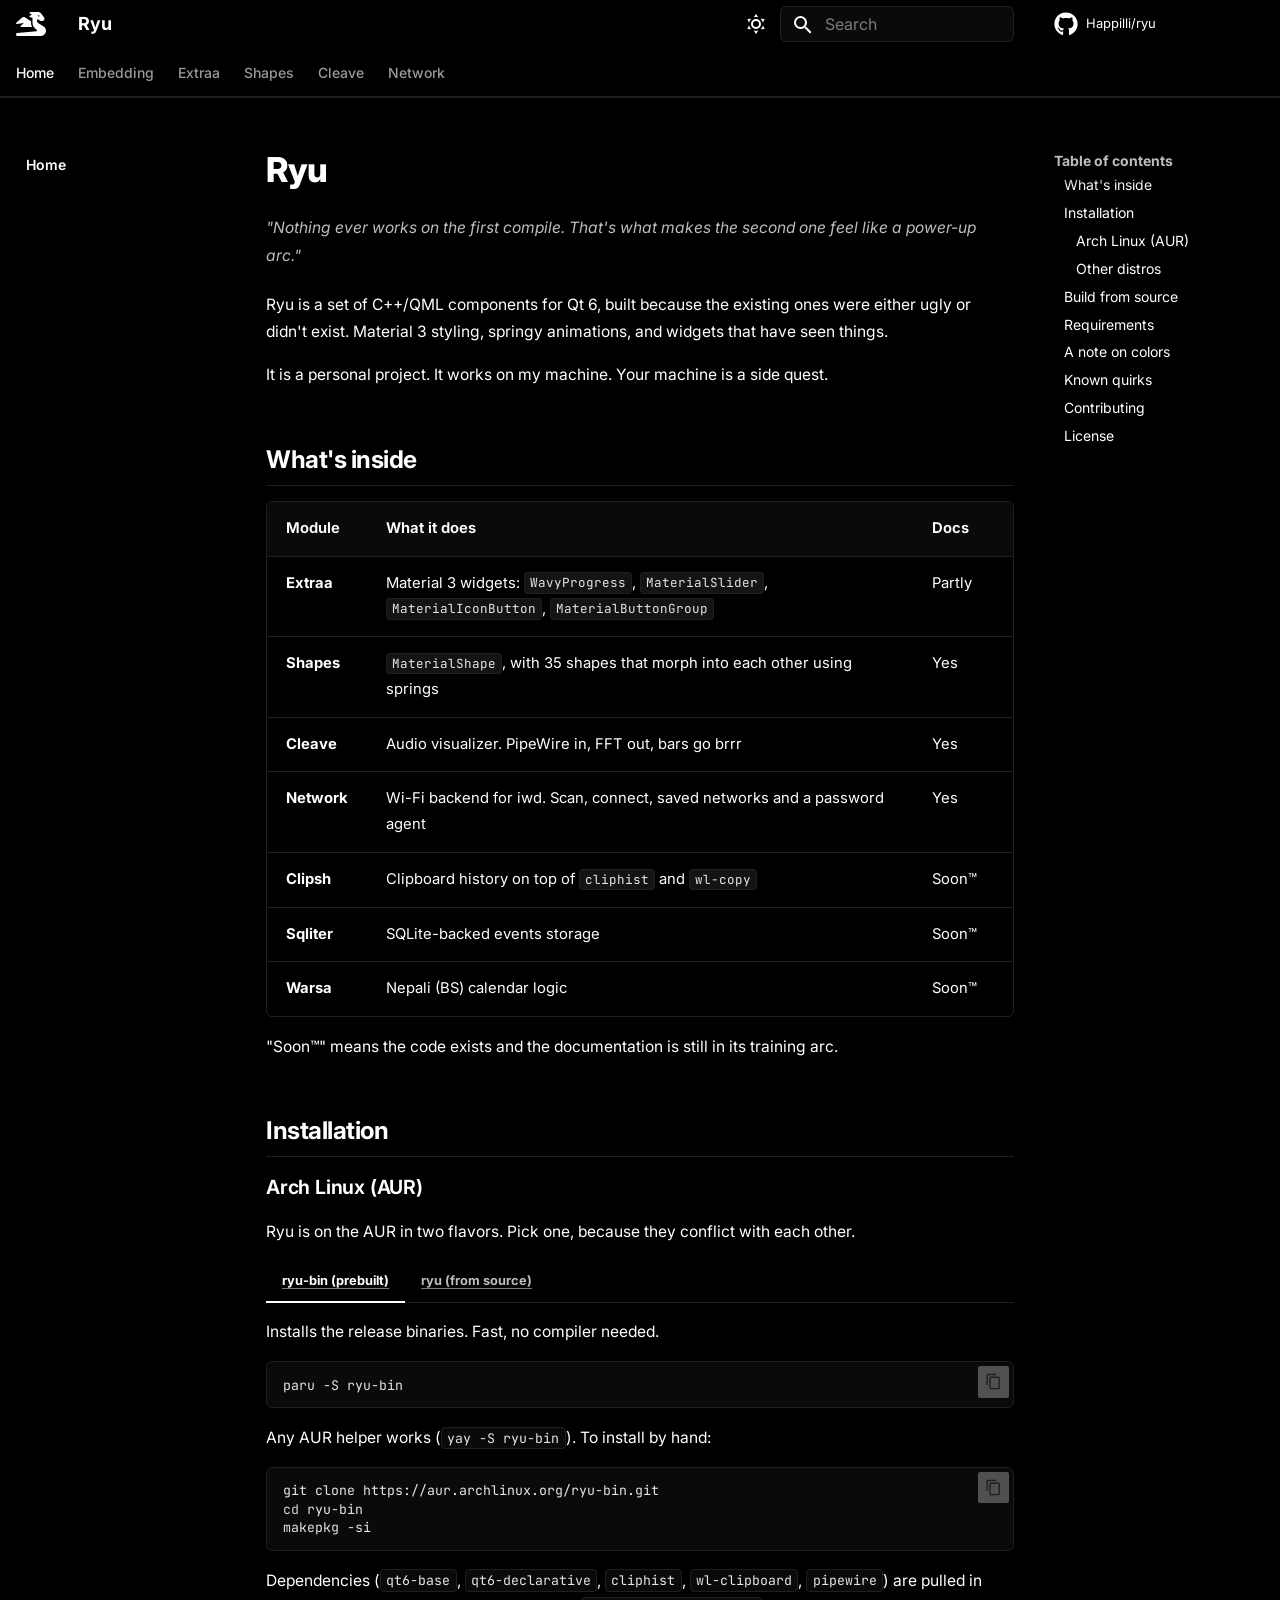
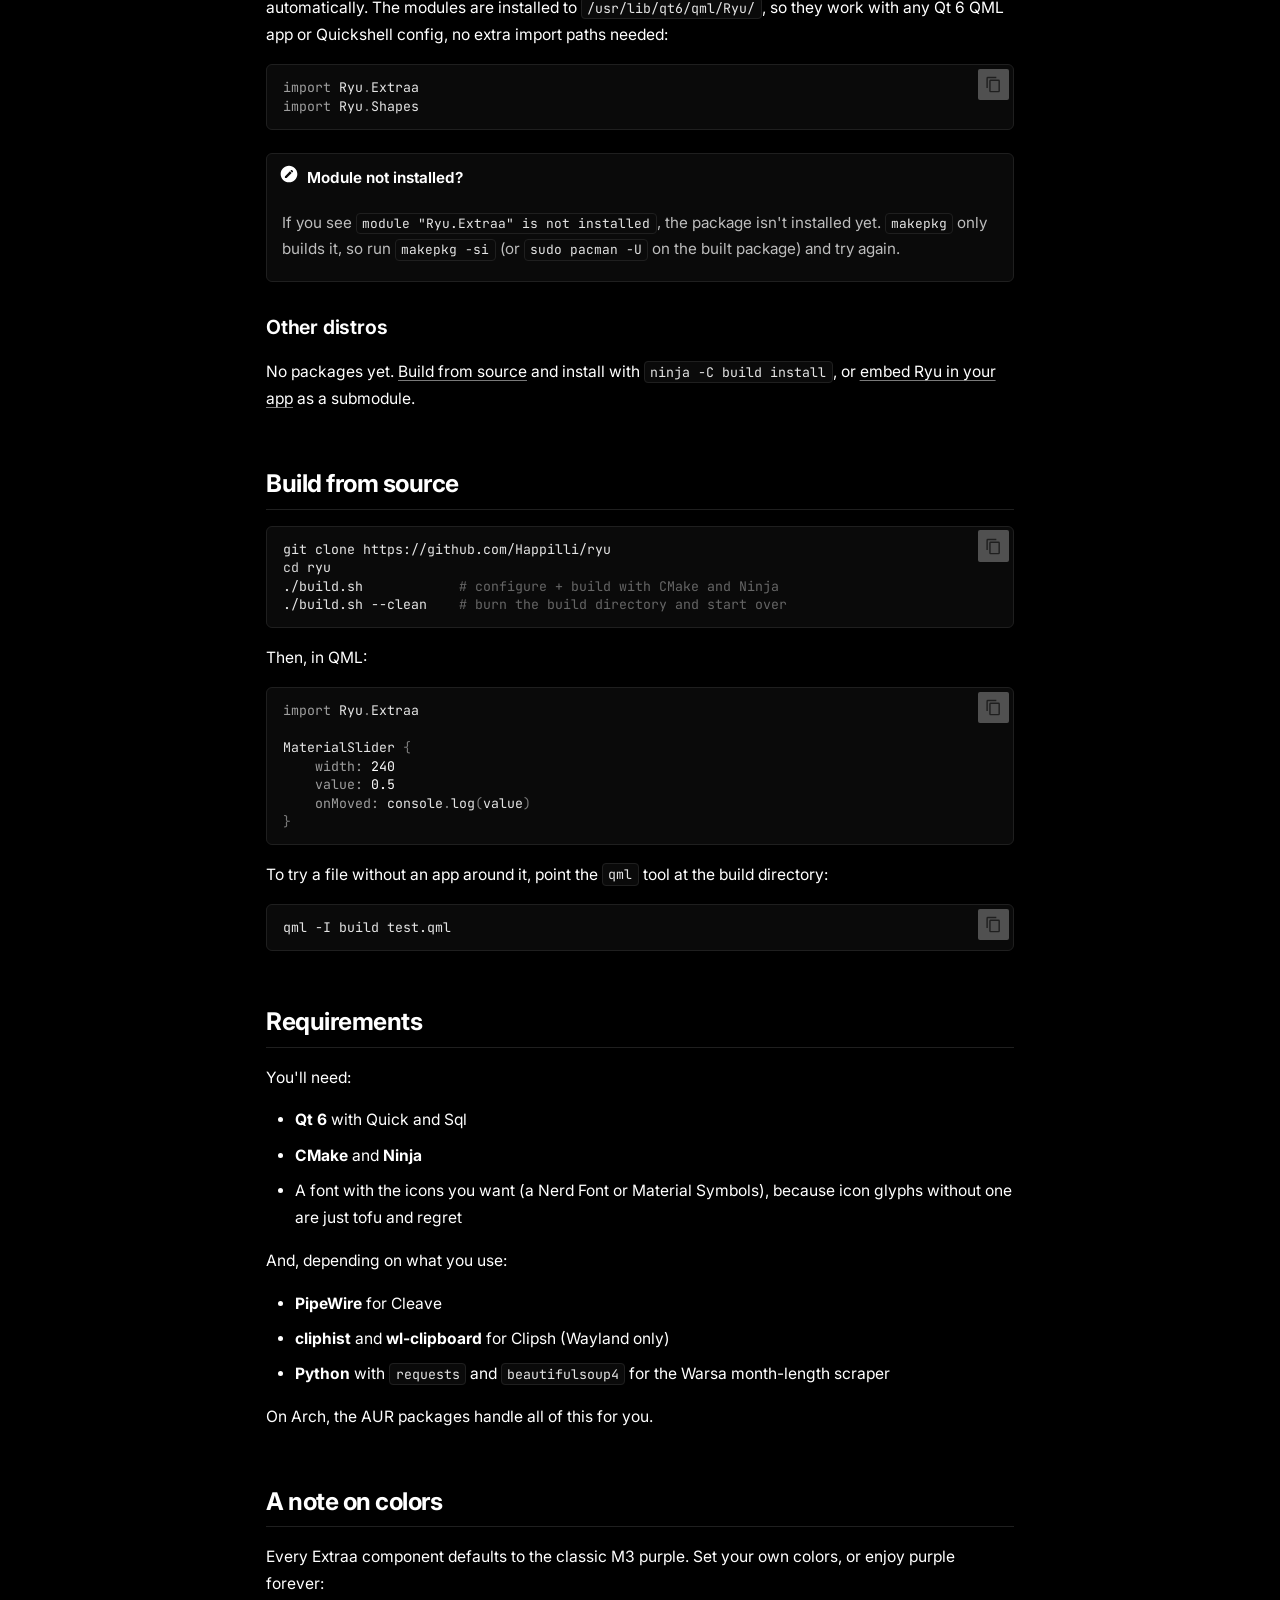
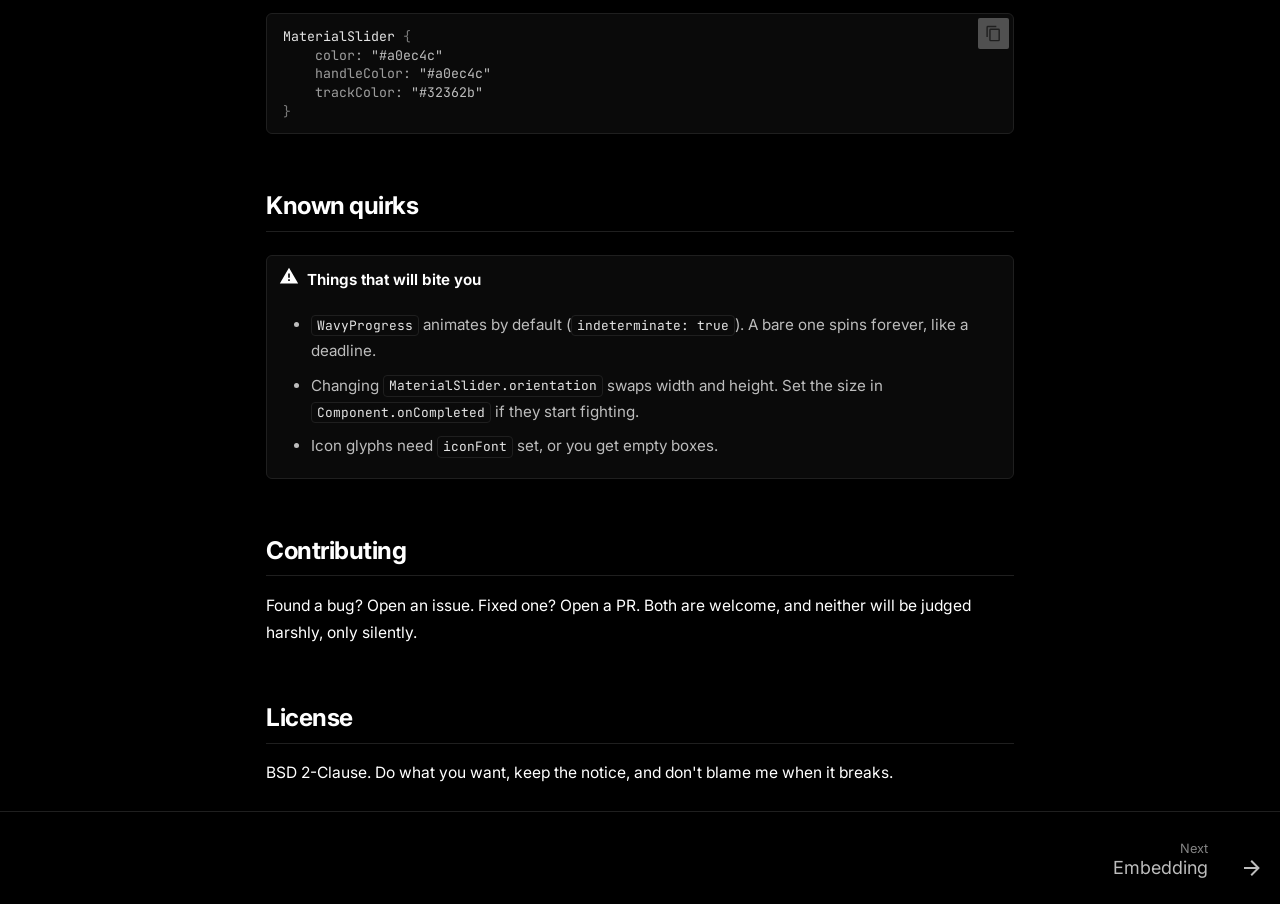
<file: index.html>
<!doctype html>
<html lang="en" class="no-js">
  <head>
    
      <meta charset="utf-8">
      <meta name="viewport" content="width=device-width,initial-scale=1">
      
        <meta name="description" content="Material 3 components for Qt 6 and QML">
      
      
      
        <link rel="canonical" href="https://ryu.safalski.ryzn.pro/">
      
      
      
        <link rel="next" href="embedding/">
      
      
        
      
      
      <link rel="icon" href="dragon.svg">
      <meta name="generator" content="mkdocs-1.6.1, mkdocs-material-9.8.1">
    
    
      
        <title>Ryu</title>
      
    
    
      <link rel="stylesheet" href="assets/stylesheets/main.57a0d79d.min.css">
      
        
        <link rel="stylesheet" href="assets/stylesheets/palette.fb2fffe2.min.css">
      
      


    
    
      
    
    
      
        
        
        <link rel="preconnect" href="https://fonts.gstatic.com" crossorigin>
        <link rel="stylesheet" href="https://fonts.googleapis.com/css?family=Inter:300,300i,400,400i,700,700i%7CJetBrains+Mono:400,400i,700,700i&display=fallback">
        <style>:root{--md-text-font:"Inter";--md-code-font:"JetBrains Mono"}</style>
      
    
    
      <link rel="stylesheet" href="stylesheets/extra.css">
    
    <script>__md_scope=new URL(".",location),__md_hash=e=>[...e].reduce(((e,_)=>(e<<5)-e+_.charCodeAt(0)),0),__md_get=(e,_=localStorage,t=__md_scope)=>JSON.parse(_.getItem(t.pathname+"."+e)),__md_set=(e,_,t=localStorage,a=__md_scope)=>{try{t.setItem(a.pathname+"."+e,JSON.stringify(_))}catch(e){}}</script>
    
      

    
    
  </head>
  
  
    
    
      
    
    
    
    
    <body dir="ltr" data-md-color-scheme="ryu-dark" data-md-color-primary="indigo" data-md-color-accent="indigo">
  
    
    <input class="md-toggle" data-md-toggle="drawer" type="checkbox" id="__drawer" autocomplete="off">
    <input class="md-toggle" data-md-toggle="search" type="checkbox" id="__search" autocomplete="off">
    <label class="md-overlay" for="__drawer"></label>
    <div data-md-component="skip">
      
        
        <a href="#ryu" class="md-skip">
          Skip to content
        </a>
      
    </div>
    <div data-md-component="announce">
      
    </div>
    
    
      

  

<header class="md-header md-header--shadow md-header--lifted" data-md-component="header">
  <nav class="md-header__inner md-grid" aria-label="Header">
    <a href="." title="Ryu" class="md-header__button md-logo" aria-label="Ryu" data-md-component="logo">
      
  
  <svg xmlns="http://www.w3.org/2000/svg" viewBox="0 0 640 512"><!--! Font Awesome Free 7.1.0 by @fontawesome - https://fontawesome.com License - https://fontawesome.com/license/free (Icons: CC BY 4.0, Fonts: SIL OFL 1.1, Code: MIT License) Copyright 2025 Fonticons, Inc.--><path d="m352 124.5-51.9-13c-6.5-1.6-11.3-7.1-12-13.8s2.8-13.1 8.7-16.1l40.8-20.4-43.3-32.5c-5.5-4.1-7.8-11.3-5.6-17.9S297.1 0 304 0h160c30.2 0 58.7 14.2 76.8 38.4l57.6 76.8c6.2 8.3 9.6 18.4 9.6 28.8 0 26.5-21.5 48-48 48h-21.5c-17 0-33.3-6.7-45.3-18.7L479.9 160h-32v21.5c0 24.8 12.8 47.9 33.8 61.1l106.6 66.6c32.1 20.1 51.6 55.2 51.6 93.1 0 60.6-49.1 109.8-109.8 109.8L32.3 512c-3.3 0-6.6-.4-9.6-1.4C13.5 507.8 6 501 2.3 492 1 488.7.1 485.1 0 481.3c-.2-3.7.3-7.3 1.3-10.7 2.8-9.2 9.6-16.7 18.6-20.4 3-1.2 6.2-2 9.5-2.2l403.9-36c8.3-.7 14.7-7.7 14.7-16.1 0-4.3-1.7-8.4-4.7-11.4l-44.4-44.4c-30-30-46.9-70.7-46.9-113.1zm160-52.2v-.6zm-1.3 7.4-46.4-11.6q-.3 1.95-.3 3.9c0 13.3 10.7 24 24 24 10.6 0 19.5-6.8 22.7-16.3m-379.8 36.8c16.3-14.5 40.4-16.2 58.5-4.1l130.6 87v27.5c0 32.8 8.4 64.8 24 93H112c-6.7 0-12.7-4.2-15-10.4s-.5-13.3 4.6-17.7l69.4-59.5-152.6 23.5c-7 1.1-13.9-2.6-16.9-9s-1.4-14 3.9-18.8z"/></svg>

    </a>
    <label class="md-header__button md-icon" for="__drawer">
      
      <svg xmlns="http://www.w3.org/2000/svg" viewBox="0 0 24 24"><path d="M3 6h18v2H3zm0 5h18v2H3zm0 5h18v2H3z"/></svg>
    </label>
    <div class="md-header__title" data-md-component="header-title">
      <div class="md-header__ellipsis">
        <div class="md-header__topic">
          <span class="md-ellipsis">
            Ryu
          </span>
        </div>
        <div class="md-header__topic" data-md-component="header-topic">
          <span class="md-ellipsis">
            
              Home
            
          </span>
        </div>
      </div>
    </div>
    
      
        <form class="md-header__option" data-md-component="palette">
  
    
    
    
    <input class="md-option" data-md-color-media="" data-md-color-scheme="ryu-dark" data-md-color-primary="indigo" data-md-color-accent="indigo"  aria-label="Switch to light mode"  type="radio" name="__palette" id="__palette_0">
    
      <label class="md-header__button md-icon" title="Switch to light mode" for="__palette_1" hidden>
        <svg xmlns="http://www.w3.org/2000/svg" viewBox="0 0 24 24"><path d="M12 7a5 5 0 0 1 5 5 5 5 0 0 1-5 5 5 5 0 0 1-5-5 5 5 0 0 1 5-5m0 2a3 3 0 0 0-3 3 3 3 0 0 0 3 3 3 3 0 0 0 3-3 3 3 0 0 0-3-3m0-7 2.39 3.42C13.65 5.15 12.84 5 12 5s-1.65.15-2.39.42zM3.34 7l4.16-.35A7.2 7.2 0 0 0 5.94 8.5c-.44.74-.69 1.5-.83 2.29zm.02 10 1.76-3.77a7.131 7.131 0 0 0 2.38 4.14zM20.65 7l-1.77 3.79a7.02 7.02 0 0 0-2.38-4.15zm-.01 10-4.14.36c.59-.51 1.12-1.14 1.54-1.86.42-.73.69-1.5.83-2.29zM12 22l-2.41-3.44c.74.27 1.55.44 2.41.44.82 0 1.63-.17 2.37-.44z"/></svg>
      </label>
    
  
    
    
    
    <input class="md-option" data-md-color-media="" data-md-color-scheme="ryu-light" data-md-color-primary="indigo" data-md-color-accent="indigo"  aria-label="Switch to dark mode"  type="radio" name="__palette" id="__palette_1">
    
      <label class="md-header__button md-icon" title="Switch to dark mode" for="__palette_0" hidden>
        <svg xmlns="http://www.w3.org/2000/svg" viewBox="0 0 24 24"><path d="m17.75 4.09-2.53 1.94.91 3.06-2.63-1.81-2.63 1.81.91-3.06-2.53-1.94L12.44 4l1.06-3 1.06 3zm3.5 6.91-1.64 1.25.59 1.98-1.7-1.17-1.7 1.17.59-1.98L15.75 11l2.06-.05L18.5 9l.69 1.95zm-2.28 4.95c.83-.08 1.72 1.1 1.19 1.85-.32.45-.66.87-1.08 1.27C15.17 23 8.84 23 4.94 19.07c-3.91-3.9-3.91-10.24 0-14.14.4-.4.82-.76 1.27-1.08.75-.53 1.93.36 1.85 1.19-.27 2.86.69 5.83 2.89 8.02a9.96 9.96 0 0 0 8.02 2.89m-1.64 2.02a12.08 12.08 0 0 1-7.8-3.47c-2.17-2.19-3.33-5-3.49-7.82-2.81 3.14-2.7 7.96.31 10.98 3.02 3.01 7.84 3.12 10.98.31"/></svg>
      </label>
    
  
</form>
      
    
    
      <script>var palette=__md_get("__palette");if(palette&&palette.color){if("(prefers-color-scheme)"===palette.color.media){var media=matchMedia("(prefers-color-scheme: light)"),input=document.querySelector(media.matches?"[data-md-color-media='(prefers-color-scheme: light)']":"[data-md-color-media='(prefers-color-scheme: dark)']");palette.color.media=input.getAttribute("data-md-color-media"),palette.color.scheme=input.getAttribute("data-md-color-scheme"),palette.color.primary=input.getAttribute("data-md-color-primary"),palette.color.accent=input.getAttribute("data-md-color-accent")}for(var[key,value]of Object.entries(palette.color))document.body.setAttribute("data-md-color-"+key,value)}</script>
    
    
    
      
      
        <label class="md-header__button md-icon" for="__search">
          
          <svg xmlns="http://www.w3.org/2000/svg" viewBox="0 0 24 24"><path d="M9.5 3A6.5 6.5 0 0 1 16 9.5c0 1.61-.59 3.09-1.56 4.23l.27.27h.79l5 5-1.5 1.5-5-5v-.79l-.27-.27A6.52 6.52 0 0 1 9.5 16 6.5 6.5 0 0 1 3 9.5 6.5 6.5 0 0 1 9.5 3m0 2C7 5 5 7 5 9.5S7 14 9.5 14 14 12 14 9.5 12 5 9.5 5"/></svg>
        </label>
        <div class="md-search" data-md-component="search" role="dialog">
  <label class="md-search__overlay" for="__search"></label>
  <div class="md-search__inner" role="search">
    <form class="md-search__form" name="search">
      <input type="text" class="md-search__input" name="query" aria-label="Search" placeholder="Search" autocapitalize="off" autocorrect="off" autocomplete="off" spellcheck="false" data-md-component="search-query" required>
      <label class="md-search__icon md-icon" for="__search">
        
        <svg xmlns="http://www.w3.org/2000/svg" viewBox="0 0 24 24"><path d="M9.5 3A6.5 6.5 0 0 1 16 9.5c0 1.61-.59 3.09-1.56 4.23l.27.27h.79l5 5-1.5 1.5-5-5v-.79l-.27-.27A6.52 6.52 0 0 1 9.5 16 6.5 6.5 0 0 1 3 9.5 6.5 6.5 0 0 1 9.5 3m0 2C7 5 5 7 5 9.5S7 14 9.5 14 14 12 14 9.5 12 5 9.5 5"/></svg>
        
        <svg xmlns="http://www.w3.org/2000/svg" viewBox="0 0 24 24"><path d="M20 11v2H8l5.5 5.5-1.42 1.42L4.16 12l7.92-7.92L13.5 5.5 8 11z"/></svg>
      </label>
      <nav class="md-search__options" aria-label="Search">
        
        <button type="reset" class="md-search__icon md-icon" title="Clear" aria-label="Clear" tabindex="-1">
          
          <svg xmlns="http://www.w3.org/2000/svg" viewBox="0 0 24 24"><path d="M19 6.41 17.59 5 12 10.59 6.41 5 5 6.41 10.59 12 5 17.59 6.41 19 12 13.41 17.59 19 19 17.59 13.41 12z"/></svg>
        </button>
      </nav>
      
        <div class="md-search__suggest" data-md-component="search-suggest"></div>
      
    </form>
    <div class="md-search__output">
      <div class="md-search__scrollwrap" tabindex="0" data-md-scrollfix>
        <div class="md-search-result" data-md-component="search-result">
          <div class="md-search-result__meta">
            Initializing search
          </div>
          <ol class="md-search-result__list" role="presentation"></ol>
        </div>
      </div>
    </div>
  </div>
</div>
      
    
    
      <div class="md-header__source">
        <a href="https://github.com/Happilli/ryu" title="Go to repository" class="md-source" data-md-component="source">
  <div class="md-source__icon md-icon">
    
    <svg xmlns="http://www.w3.org/2000/svg" viewBox="0 0 512 512"><!--! Font Awesome Free 7.1.0 by @fontawesome - https://fontawesome.com License - https://fontawesome.com/license/free (Icons: CC BY 4.0, Fonts: SIL OFL 1.1, Code: MIT License) Copyright 2025 Fonticons, Inc.--><path d="M173.9 397.4c0 2-2.3 3.6-5.2 3.6-3.3.3-5.6-1.3-5.6-3.6 0-2 2.3-3.6 5.2-3.6 3-.3 5.6 1.3 5.6 3.6m-31.1-4.5c-.7 2 1.3 4.3 4.3 4.9 2.6 1 5.6 0 6.2-2s-1.3-4.3-4.3-5.2c-2.6-.7-5.5.3-6.2 2.3m44.2-1.7c-2.9.7-4.9 2.6-4.6 4.9.3 2 2.9 3.3 5.9 2.6 2.9-.7 4.9-2.6 4.6-4.6-.3-1.9-3-3.2-5.9-2.9M252.8 8C114.1 8 8 113.3 8 252c0 110.9 69.8 205.8 169.5 239.2 12.8 2.3 17.3-5.6 17.3-12.1 0-6.2-.3-40.4-.3-61.4 0 0-70 15-84.7-29.8 0 0-11.4-29.1-27.8-36.6 0 0-22.9-15.7 1.6-15.4 0 0 24.9 2 38.6 25.8 21.9 38.6 58.6 27.5 72.9 20.9 2.3-16 8.8-27.1 16-33.7-55.9-6.2-112.3-14.3-112.3-110.5 0-27.5 7.6-41.3 23.6-58.9-2.6-6.5-11.1-33.3 2.6-67.9 20.9-6.5 69 27 69 27 20-5.6 41.5-8.5 62.8-8.5s42.8 2.9 62.8 8.5c0 0 48.1-33.6 69-27 13.7 34.7 5.2 61.4 2.6 67.9 16 17.7 25.8 31.5 25.8 58.9 0 96.5-58.9 104.2-114.8 110.5 9.2 7.9 17 22.9 17 46.4 0 33.7-.3 75.4-.3 83.6 0 6.5 4.6 14.4 17.3 12.1C436.2 457.8 504 362.9 504 252 504 113.3 391.5 8 252.8 8M105.2 352.9c-1.3 1-1 3.3.7 5.2 1.6 1.6 3.9 2.3 5.2 1 1.3-1 1-3.3-.7-5.2-1.6-1.6-3.9-2.3-5.2-1m-10.8-8.1c-.7 1.3.3 2.9 2.3 3.9 1.6 1 3.6.7 4.3-.7.7-1.3-.3-2.9-2.3-3.9-2-.6-3.6-.3-4.3.7m32.4 35.6c-1.6 1.3-1 4.3 1.3 6.2 2.3 2.3 5.2 2.6 6.5 1 1.3-1.3.7-4.3-1.3-6.2-2.2-2.3-5.2-2.6-6.5-1m-11.4-14.7c-1.6 1-1.6 3.6 0 5.9s4.3 3.3 5.6 2.3c1.6-1.3 1.6-3.9 0-6.2-1.4-2.3-4-3.3-5.6-2"/></svg>
  </div>
  <div class="md-source__repository">
    Happilli/ryu
  </div>
</a>
      </div>
    
  </nav>
  
    
      
<nav class="md-tabs" aria-label="Tabs" data-md-component="tabs">
  <div class="md-grid">
    <ul class="md-tabs__list">
      
        
  
  
  
    
  
  
    <li class="md-tabs__item md-tabs__item--active">
      <a href="." class="md-tabs__link">
        
  
  
    
  
  Home

      </a>
    </li>
  

      
        
  
  
  
  
    <li class="md-tabs__item">
      <a href="embedding/" class="md-tabs__link">
        
  
  
    
  
  Embedding

      </a>
    </li>
  

      
        
  
  
  
  
    
    
      <li class="md-tabs__item">
        <a href="extraa/wavy-progress/" class="md-tabs__link">
          
  
  
  Extraa

        </a>
      </li>
    
  

      
        
  
  
  
  
    
    
      <li class="md-tabs__item">
        <a href="shapes/material-shape/" class="md-tabs__link">
          
  
  
  Shapes

        </a>
      </li>
    
  

      
        
  
  
  
  
    
    
      <li class="md-tabs__item">
        <a href="cleave/cleave/" class="md-tabs__link">
          
  
  
  Cleave

        </a>
      </li>
    
  

      
        
  
  
  
  
    
    
      <li class="md-tabs__item">
        <a href="network/iwd/" class="md-tabs__link">
          
  
  
  Network

        </a>
      </li>
    
  

      
    </ul>
  </div>
</nav>
    
  
</header>
    
    <div class="md-container" data-md-component="container">
      
      
        
      
      <main class="md-main" data-md-component="main">
        <div class="md-main__inner md-grid">
          
            
              
              <div class="md-sidebar md-sidebar--primary" data-md-component="sidebar" data-md-type="navigation" >
                <div class="md-sidebar__scrollwrap">
                  <div class="md-sidebar__inner">
                    


  


<nav class="md-nav md-nav--primary md-nav--lifted" aria-label="Navigation" data-md-level="0">
  <label class="md-nav__title" for="__drawer">
    <a href="." title="Ryu" class="md-nav__button md-logo" aria-label="Ryu" data-md-component="logo">
      
  
  <svg xmlns="http://www.w3.org/2000/svg" viewBox="0 0 640 512"><!--! Font Awesome Free 7.1.0 by @fontawesome - https://fontawesome.com License - https://fontawesome.com/license/free (Icons: CC BY 4.0, Fonts: SIL OFL 1.1, Code: MIT License) Copyright 2025 Fonticons, Inc.--><path d="m352 124.5-51.9-13c-6.5-1.6-11.3-7.1-12-13.8s2.8-13.1 8.7-16.1l40.8-20.4-43.3-32.5c-5.5-4.1-7.8-11.3-5.6-17.9S297.1 0 304 0h160c30.2 0 58.7 14.2 76.8 38.4l57.6 76.8c6.2 8.3 9.6 18.4 9.6 28.8 0 26.5-21.5 48-48 48h-21.5c-17 0-33.3-6.7-45.3-18.7L479.9 160h-32v21.5c0 24.8 12.8 47.9 33.8 61.1l106.6 66.6c32.1 20.1 51.6 55.2 51.6 93.1 0 60.6-49.1 109.8-109.8 109.8L32.3 512c-3.3 0-6.6-.4-9.6-1.4C13.5 507.8 6 501 2.3 492 1 488.7.1 485.1 0 481.3c-.2-3.7.3-7.3 1.3-10.7 2.8-9.2 9.6-16.7 18.6-20.4 3-1.2 6.2-2 9.5-2.2l403.9-36c8.3-.7 14.7-7.7 14.7-16.1 0-4.3-1.7-8.4-4.7-11.4l-44.4-44.4c-30-30-46.9-70.7-46.9-113.1zm160-52.2v-.6zm-1.3 7.4-46.4-11.6q-.3 1.95-.3 3.9c0 13.3 10.7 24 24 24 10.6 0 19.5-6.8 22.7-16.3m-379.8 36.8c16.3-14.5 40.4-16.2 58.5-4.1l130.6 87v27.5c0 32.8 8.4 64.8 24 93H112c-6.7 0-12.7-4.2-15-10.4s-.5-13.3 4.6-17.7l69.4-59.5-152.6 23.5c-7 1.1-13.9-2.6-16.9-9s-1.4-14 3.9-18.8z"/></svg>

    </a>
    Ryu
  </label>
  
    <div class="md-nav__source">
      <a href="https://github.com/Happilli/ryu" title="Go to repository" class="md-source" data-md-component="source">
  <div class="md-source__icon md-icon">
    
    <svg xmlns="http://www.w3.org/2000/svg" viewBox="0 0 512 512"><!--! Font Awesome Free 7.1.0 by @fontawesome - https://fontawesome.com License - https://fontawesome.com/license/free (Icons: CC BY 4.0, Fonts: SIL OFL 1.1, Code: MIT License) Copyright 2025 Fonticons, Inc.--><path d="M173.9 397.4c0 2-2.3 3.6-5.2 3.6-3.3.3-5.6-1.3-5.6-3.6 0-2 2.3-3.6 5.2-3.6 3-.3 5.6 1.3 5.6 3.6m-31.1-4.5c-.7 2 1.3 4.3 4.3 4.9 2.6 1 5.6 0 6.2-2s-1.3-4.3-4.3-5.2c-2.6-.7-5.5.3-6.2 2.3m44.2-1.7c-2.9.7-4.9 2.6-4.6 4.9.3 2 2.9 3.3 5.9 2.6 2.9-.7 4.9-2.6 4.6-4.6-.3-1.9-3-3.2-5.9-2.9M252.8 8C114.1 8 8 113.3 8 252c0 110.9 69.8 205.8 169.5 239.2 12.8 2.3 17.3-5.6 17.3-12.1 0-6.2-.3-40.4-.3-61.4 0 0-70 15-84.7-29.8 0 0-11.4-29.1-27.8-36.6 0 0-22.9-15.7 1.6-15.4 0 0 24.9 2 38.6 25.8 21.9 38.6 58.6 27.5 72.9 20.9 2.3-16 8.8-27.1 16-33.7-55.9-6.2-112.3-14.3-112.3-110.5 0-27.5 7.6-41.3 23.6-58.9-2.6-6.5-11.1-33.3 2.6-67.9 20.9-6.5 69 27 69 27 20-5.6 41.5-8.5 62.8-8.5s42.8 2.9 62.8 8.5c0 0 48.1-33.6 69-27 13.7 34.7 5.2 61.4 2.6 67.9 16 17.7 25.8 31.5 25.8 58.9 0 96.5-58.9 104.2-114.8 110.5 9.2 7.9 17 22.9 17 46.4 0 33.7-.3 75.4-.3 83.6 0 6.5 4.6 14.4 17.3 12.1C436.2 457.8 504 362.9 504 252 504 113.3 391.5 8 252.8 8M105.2 352.9c-1.3 1-1 3.3.7 5.2 1.6 1.6 3.9 2.3 5.2 1 1.3-1 1-3.3-.7-5.2-1.6-1.6-3.9-2.3-5.2-1m-10.8-8.1c-.7 1.3.3 2.9 2.3 3.9 1.6 1 3.6.7 4.3-.7.7-1.3-.3-2.9-2.3-3.9-2-.6-3.6-.3-4.3.7m32.4 35.6c-1.6 1.3-1 4.3 1.3 6.2 2.3 2.3 5.2 2.6 6.5 1 1.3-1.3.7-4.3-1.3-6.2-2.2-2.3-5.2-2.6-6.5-1m-11.4-14.7c-1.6 1-1.6 3.6 0 5.9s4.3 3.3 5.6 2.3c1.6-1.3 1.6-3.9 0-6.2-1.4-2.3-4-3.3-5.6-2"/></svg>
  </div>
  <div class="md-source__repository">
    Happilli/ryu
  </div>
</a>
    </div>
  
  <ul class="md-nav__list" data-md-scrollfix>
    
      
      
  
  
    
  
  
  
    <li class="md-nav__item md-nav__item--active">
      
      <input class="md-nav__toggle md-toggle" type="checkbox" id="__toc">
      
      
        
      
      
        <label class="md-nav__link md-nav__link--active" for="__toc">
          
  
  
  <span class="md-ellipsis">
    
  
    Home
  

    
  </span>
  
  

          <span class="md-nav__icon md-icon"></span>
        </label>
      
      <a href="." class="md-nav__link md-nav__link--active">
        
  
  
  <span class="md-ellipsis">
    
  
    Home
  

    
  </span>
  
  

      </a>
      
        

<nav class="md-nav md-nav--secondary" aria-label="Table of contents">
  
  
  
    
  
  
    <label class="md-nav__title" for="__toc">
      <span class="md-nav__icon md-icon"></span>
      Table of contents
    </label>
    <ul class="md-nav__list" data-md-component="toc" data-md-scrollfix>
      
        <li class="md-nav__item">
  <a href="#whats-inside" class="md-nav__link">
    <span class="md-ellipsis">
      
        What's inside
      
    </span>
  </a>
  
</li>
      
        <li class="md-nav__item">
  <a href="#installation" class="md-nav__link">
    <span class="md-ellipsis">
      
        Installation
      
    </span>
  </a>
  
    <nav class="md-nav" aria-label="Installation">
      <ul class="md-nav__list">
        
          <li class="md-nav__item">
  <a href="#arch-linux-aur" class="md-nav__link">
    <span class="md-ellipsis">
      
        Arch Linux (AUR)
      
    </span>
  </a>
  
</li>
        
          <li class="md-nav__item">
  <a href="#other-distros" class="md-nav__link">
    <span class="md-ellipsis">
      
        Other distros
      
    </span>
  </a>
  
</li>
        
      </ul>
    </nav>
  
</li>
      
        <li class="md-nav__item">
  <a href="#build-from-source" class="md-nav__link">
    <span class="md-ellipsis">
      
        Build from source
      
    </span>
  </a>
  
</li>
      
        <li class="md-nav__item">
  <a href="#requirements" class="md-nav__link">
    <span class="md-ellipsis">
      
        Requirements
      
    </span>
  </a>
  
</li>
      
        <li class="md-nav__item">
  <a href="#a-note-on-colors" class="md-nav__link">
    <span class="md-ellipsis">
      
        A note on colors
      
    </span>
  </a>
  
</li>
      
        <li class="md-nav__item">
  <a href="#known-quirks" class="md-nav__link">
    <span class="md-ellipsis">
      
        Known quirks
      
    </span>
  </a>
  
</li>
      
        <li class="md-nav__item">
  <a href="#contributing" class="md-nav__link">
    <span class="md-ellipsis">
      
        Contributing
      
    </span>
  </a>
  
</li>
      
        <li class="md-nav__item">
  <a href="#license" class="md-nav__link">
    <span class="md-ellipsis">
      
        License
      
    </span>
  </a>
  
</li>
      
    </ul>
  
</nav>
      
    </li>
  

    
      
      
  
  
  
  
    <li class="md-nav__item">
      <a href="embedding/" class="md-nav__link">
        
  
  
  <span class="md-ellipsis">
    
  
    Embedding
  

    
  </span>
  
  

      </a>
    </li>
  

    
      
      
  
  
  
  
    
    
    
    
      
      
        
      
    
    
    <li class="md-nav__item md-nav__item--nested">
      
        
        
        <input class="md-nav__toggle md-toggle " type="checkbox" id="__nav_3" >
        
          
          <label class="md-nav__link" for="__nav_3" id="__nav_3_label" tabindex="0">
            
  
  
  <span class="md-ellipsis">
    
  
    Extraa
  

    
  </span>
  
  

            <span class="md-nav__icon md-icon"></span>
          </label>
        
        <nav class="md-nav" data-md-level="1" aria-labelledby="__nav_3_label" aria-expanded="false">
          <label class="md-nav__title" for="__nav_3">
            <span class="md-nav__icon md-icon"></span>
            
  
    Extraa
  

          </label>
          <ul class="md-nav__list" data-md-scrollfix>
            
              
                
  
  
  
  
    <li class="md-nav__item">
      <a href="extraa/wavy-progress/" class="md-nav__link">
        
  
  
  <span class="md-ellipsis">
    
  
    WavyProgress
  

    
  </span>
  
  

      </a>
    </li>
  

              
            
              
                
  
  
  
  
    <li class="md-nav__item">
      <a href="extraa/material-slider/" class="md-nav__link">
        
  
  
  <span class="md-ellipsis">
    
  
    MaterialSlider
  

    
  </span>
  
  

      </a>
    </li>
  

              
            
              
                
  
  
  
  
    <li class="md-nav__item">
      <a href="extraa/material-button-group/" class="md-nav__link">
        
  
  
  <span class="md-ellipsis">
    
  
    MaterialButtonGroup
  

    
  </span>
  
  

      </a>
    </li>
  

              
            
              
                
  
  
  
  
    <li class="md-nav__item">
      <a href="extraa/material-search-box/" class="md-nav__link">
        
  
  
  <span class="md-ellipsis">
    
  
    MaterialSearchBox
  

    
  </span>
  
  

      </a>
    </li>
  

              
            
              
                
  
  
  
  
    <li class="md-nav__item">
      <a href="extraa/material-menu/" class="md-nav__link">
        
  
  
  <span class="md-ellipsis">
    
  
    MaterialMenu
  

    
  </span>
  
  

      </a>
    </li>
  

              
            
              
                
  
  
  
  
    <li class="md-nav__item">
      <a href="extraa/material-list/" class="md-nav__link">
        
  
  
  <span class="md-ellipsis">
    
  
    MaterialList
  

    
  </span>
  
  

      </a>
    </li>
  

              
            
          </ul>
        </nav>
      
    </li>
  

    
      
      
  
  
  
  
    
    
    
    
      
      
        
      
    
    
    <li class="md-nav__item md-nav__item--nested">
      
        
        
        <input class="md-nav__toggle md-toggle " type="checkbox" id="__nav_4" >
        
          
          <label class="md-nav__link" for="__nav_4" id="__nav_4_label" tabindex="0">
            
  
  
  <span class="md-ellipsis">
    
  
    Shapes
  

    
  </span>
  
  

            <span class="md-nav__icon md-icon"></span>
          </label>
        
        <nav class="md-nav" data-md-level="1" aria-labelledby="__nav_4_label" aria-expanded="false">
          <label class="md-nav__title" for="__nav_4">
            <span class="md-nav__icon md-icon"></span>
            
  
    Shapes
  

          </label>
          <ul class="md-nav__list" data-md-scrollfix>
            
              
                
  
  
  
  
    <li class="md-nav__item">
      <a href="shapes/material-shape/" class="md-nav__link">
        
  
  
  <span class="md-ellipsis">
    
  
    MaterialShape
  

    
  </span>
  
  

      </a>
    </li>
  

              
            
          </ul>
        </nav>
      
    </li>
  

    
      
      
  
  
  
  
    
    
    
    
      
      
        
      
    
    
    <li class="md-nav__item md-nav__item--nested">
      
        
        
        <input class="md-nav__toggle md-toggle " type="checkbox" id="__nav_5" >
        
          
          <label class="md-nav__link" for="__nav_5" id="__nav_5_label" tabindex="0">
            
  
  
  <span class="md-ellipsis">
    
  
    Cleave
  

    
  </span>
  
  

            <span class="md-nav__icon md-icon"></span>
          </label>
        
        <nav class="md-nav" data-md-level="1" aria-labelledby="__nav_5_label" aria-expanded="false">
          <label class="md-nav__title" for="__nav_5">
            <span class="md-nav__icon md-icon"></span>
            
  
    Cleave
  

          </label>
          <ul class="md-nav__list" data-md-scrollfix>
            
              
                
  
  
  
  
    <li class="md-nav__item">
      <a href="cleave/cleave/" class="md-nav__link">
        
  
  
  <span class="md-ellipsis">
    
  
    Cleave
  

    
  </span>
  
  

      </a>
    </li>
  

              
            
          </ul>
        </nav>
      
    </li>
  

    
      
      
  
  
  
  
    
    
    
    
      
      
        
      
    
    
    <li class="md-nav__item md-nav__item--nested">
      
        
        
        <input class="md-nav__toggle md-toggle " type="checkbox" id="__nav_6" >
        
          
          <label class="md-nav__link" for="__nav_6" id="__nav_6_label" tabindex="0">
            
  
  
  <span class="md-ellipsis">
    
  
    Network
  

    
  </span>
  
  

            <span class="md-nav__icon md-icon"></span>
          </label>
        
        <nav class="md-nav" data-md-level="1" aria-labelledby="__nav_6_label" aria-expanded="false">
          <label class="md-nav__title" for="__nav_6">
            <span class="md-nav__icon md-icon"></span>
            
  
    Network
  

          </label>
          <ul class="md-nav__list" data-md-scrollfix>
            
              
                
  
  
  
  
    <li class="md-nav__item">
      <a href="network/iwd/" class="md-nav__link">
        
  
  
  <span class="md-ellipsis">
    
  
    Iwd
  

    
  </span>
  
  

      </a>
    </li>
  

              
            
          </ul>
        </nav>
      
    </li>
  

    
  </ul>
</nav>
                  </div>
                </div>
              </div>
            
            
              
              <div class="md-sidebar md-sidebar--secondary" data-md-component="sidebar" data-md-type="toc" >
                <div class="md-sidebar__scrollwrap">
                  <div class="md-sidebar__inner">
                    

<nav class="md-nav md-nav--secondary" aria-label="Table of contents">
  
  
  
    
  
  
    <label class="md-nav__title" for="__toc">
      <span class="md-nav__icon md-icon"></span>
      Table of contents
    </label>
    <ul class="md-nav__list" data-md-component="toc" data-md-scrollfix>
      
        <li class="md-nav__item">
  <a href="#whats-inside" class="md-nav__link">
    <span class="md-ellipsis">
      
        What's inside
      
    </span>
  </a>
  
</li>
      
        <li class="md-nav__item">
  <a href="#installation" class="md-nav__link">
    <span class="md-ellipsis">
      
        Installation
      
    </span>
  </a>
  
    <nav class="md-nav" aria-label="Installation">
      <ul class="md-nav__list">
        
          <li class="md-nav__item">
  <a href="#arch-linux-aur" class="md-nav__link">
    <span class="md-ellipsis">
      
        Arch Linux (AUR)
      
    </span>
  </a>
  
</li>
        
          <li class="md-nav__item">
  <a href="#other-distros" class="md-nav__link">
    <span class="md-ellipsis">
      
        Other distros
      
    </span>
  </a>
  
</li>
        
      </ul>
    </nav>
  
</li>
      
        <li class="md-nav__item">
  <a href="#build-from-source" class="md-nav__link">
    <span class="md-ellipsis">
      
        Build from source
      
    </span>
  </a>
  
</li>
      
        <li class="md-nav__item">
  <a href="#requirements" class="md-nav__link">
    <span class="md-ellipsis">
      
        Requirements
      
    </span>
  </a>
  
</li>
      
        <li class="md-nav__item">
  <a href="#a-note-on-colors" class="md-nav__link">
    <span class="md-ellipsis">
      
        A note on colors
      
    </span>
  </a>
  
</li>
      
        <li class="md-nav__item">
  <a href="#known-quirks" class="md-nav__link">
    <span class="md-ellipsis">
      
        Known quirks
      
    </span>
  </a>
  
</li>
      
        <li class="md-nav__item">
  <a href="#contributing" class="md-nav__link">
    <span class="md-ellipsis">
      
        Contributing
      
    </span>
  </a>
  
</li>
      
        <li class="md-nav__item">
  <a href="#license" class="md-nav__link">
    <span class="md-ellipsis">
      
        License
      
    </span>
  </a>
  
</li>
      
    </ul>
  
</nav>
                  </div>
                </div>
              </div>
            
          
          
            <div class="md-content" data-md-component="content">
              
              <article class="md-content__inner md-typeset">
                
                  


  
  


<h1 id="ryu">Ryu<a class="headerlink" href="#ryu" title="Permanent link">&para;</a></h1>
<blockquote>
<p><em>"Nothing ever works on the first compile. That's what makes the second one feel like a power-up arc."</em></p>
</blockquote>
<p>Ryu is a set of C++/QML components for Qt 6, built because the existing ones were either ugly or didn't exist. Material 3 styling, springy animations, and widgets that have seen things.</p>
<p>It is a personal project. It works on my machine. Your machine is a side quest.</p>
<h2 id="whats-inside">What's inside<a class="headerlink" href="#whats-inside" title="Permanent link">&para;</a></h2>
<table>
<thead>
<tr>
<th>Module</th>
<th>What it does</th>
<th>Docs</th>
</tr>
</thead>
<tbody>
<tr>
<td><strong>Extraa</strong></td>
<td>Material 3 widgets: <code>WavyProgress</code>, <code>MaterialSlider</code>, <code>MaterialIconButton</code>, <code>MaterialButtonGroup</code></td>
<td>Partly</td>
</tr>
<tr>
<td><strong>Shapes</strong></td>
<td><code>MaterialShape</code>, with 35 shapes that morph into each other using springs</td>
<td>Yes</td>
</tr>
<tr>
<td><strong>Cleave</strong></td>
<td>Audio visualizer. PipeWire in, FFT out, bars go brrr</td>
<td>Yes</td>
</tr>
<tr>
<td><strong>Network</strong></td>
<td>Wi-Fi backend for iwd. Scan, connect, saved networks and a password agent</td>
<td>Yes</td>
</tr>
<tr>
<td><strong>Clipsh</strong></td>
<td>Clipboard history on top of <code>cliphist</code> and <code>wl-copy</code></td>
<td>Soon™</td>
</tr>
<tr>
<td><strong>Sqliter</strong></td>
<td>SQLite-backed events storage</td>
<td>Soon™</td>
</tr>
<tr>
<td><strong>Warsa</strong></td>
<td>Nepali (BS) calendar logic</td>
<td>Soon™</td>
</tr>
</tbody>
</table>
<p>"Soon™" means the code exists and the documentation is still in its training arc.</p>
<h2 id="installation">Installation<a class="headerlink" href="#installation" title="Permanent link">&para;</a></h2>
<h3 id="arch-linux-aur">Arch Linux (AUR)<a class="headerlink" href="#arch-linux-aur" title="Permanent link">&para;</a></h3>
<p>Ryu is on the AUR in two flavors. Pick one, because they conflict with each other.</p>
<div class="tabbed-set tabbed-alternate" data-tabs="1:2"><input checked="checked" id="__tabbed_1_1" name="__tabbed_1" type="radio" /><input id="__tabbed_1_2" name="__tabbed_1" type="radio" /><div class="tabbed-labels"><label for="__tabbed_1_1">ryu-bin (prebuilt)</label><label for="__tabbed_1_2">ryu (from source)</label></div>
<div class="tabbed-content">
<div class="tabbed-block">
<p>Installs the release binaries. Fast, no compiler needed.</p>
<div class="highlight"><pre><span></span><code>paru<span class="w"> </span>-S<span class="w"> </span>ryu-bin
</code></pre></div>
</div>
<div class="tabbed-block">
<p>Builds from the tagged release with CMake and Ninja. Slower, but compiled against your own Qt.</p>
<div class="highlight"><pre><span></span><code>paru<span class="w"> </span>-S<span class="w"> </span>ryu
</code></pre></div>
</div>
</div>
</div>
<p>Any AUR helper works (<code>yay -S ryu-bin</code>). To install by hand:</p>
<div class="highlight"><pre><span></span><code>git<span class="w"> </span>clone<span class="w"> </span>https://aur.archlinux.org/ryu-bin.git
<span class="nb">cd</span><span class="w"> </span>ryu-bin
makepkg<span class="w"> </span>-si
</code></pre></div>
<p>Dependencies (<code>qt6-base</code>, <code>qt6-declarative</code>, <code>cliphist</code>, <code>wl-clipboard</code>, <code>pipewire</code>) are pulled in automatically. The modules are installed to <code>/usr/lib/qt6/qml/Ryu/</code>, so they work with any Qt 6 QML app or Quickshell config, no extra import paths needed:</p>
<div class="highlight"><pre><span></span><code><span class="kr">import</span> <span class="nx">Ryu</span><span class="p">.</span><span class="nx">Extraa</span>
<span class="kr">import</span> <span class="nx">Ryu</span><span class="p">.</span><span class="nx">Shapes</span>
</code></pre></div>
<div class="admonition note">
<p class="admonition-title">Module not installed?</p>
<p>If you see <code>module "Ryu.Extraa" is not installed</code>, the package isn't installed yet. <code>makepkg</code> only builds it, so run <code>makepkg -si</code> (or <code>sudo pacman -U</code> on the built package) and try again.</p>
</div>
<h3 id="other-distros">Other distros<a class="headerlink" href="#other-distros" title="Permanent link">&para;</a></h3>
<p>No packages yet. <a href="#build-from-source">Build from source</a> and install with <code>ninja -C build install</code>, or <a href="embedding/">embed Ryu in your app</a> as a submodule.</p>
<h2 id="build-from-source">Build from source<a class="headerlink" href="#build-from-source" title="Permanent link">&para;</a></h2>
<div class="highlight"><pre><span></span><code>git<span class="w"> </span>clone<span class="w"> </span>https://github.com/Happilli/ryu
<span class="nb">cd</span><span class="w"> </span>ryu
./build.sh<span class="w">            </span><span class="c1"># configure + build with CMake and Ninja</span>
./build.sh<span class="w"> </span>--clean<span class="w">    </span><span class="c1"># burn the build directory and start over</span>
</code></pre></div>
<p>Then, in QML:</p>
<div class="highlight"><pre><span></span><code><span class="kr">import</span> <span class="nx">Ryu</span><span class="p">.</span><span class="nx">Extraa</span>

<span class="nx">MaterialSlider</span> <span class="p">{</span>
    <span class="k">width:</span> <span class="mi">240</span>
    <span class="k">value:</span> <span class="mf">0.5</span>
    <span class="k">onMoved:</span> <span class="nx">console</span><span class="p">.</span><span class="nx">log</span><span class="p">(</span><span class="nx">value</span><span class="p">)</span>
<span class="p">}</span>
</code></pre></div>
<p>To try a file without an app around it, point the <code>qml</code> tool at the build directory:</p>
<div class="highlight"><pre><span></span><code>qml<span class="w"> </span>-I<span class="w"> </span>build<span class="w"> </span>test.qml
</code></pre></div>
<h2 id="requirements">Requirements<a class="headerlink" href="#requirements" title="Permanent link">&para;</a></h2>
<p>You'll need:</p>
<ul>
<li><strong>Qt 6</strong> with Quick and Sql</li>
<li><strong>CMake</strong> and <strong>Ninja</strong></li>
<li>A font with the icons you want (a Nerd Font or Material Symbols), because icon glyphs without one are just tofu and regret</li>
</ul>
<p>And, depending on what you use:</p>
<ul>
<li><strong>PipeWire</strong> for Cleave</li>
<li><strong>cliphist</strong> and <strong>wl-clipboard</strong> for Clipsh (Wayland only)</li>
<li><strong>Python</strong> with <code>requests</code> and <code>beautifulsoup4</code> for the Warsa month-length scraper</li>
</ul>
<p>On Arch, the AUR packages handle all of this for you.</p>
<h2 id="a-note-on-colors">A note on colors<a class="headerlink" href="#a-note-on-colors" title="Permanent link">&para;</a></h2>
<p>Every Extraa component defaults to the classic M3 purple. Set your own colors, or enjoy purple forever:</p>
<div class="highlight"><pre><span></span><code><span class="nx">MaterialSlider</span> <span class="p">{</span>
    <span class="k">color:</span> <span class="s2">"#a0ec4c"</span>
    <span class="k">handleColor:</span> <span class="s2">"#a0ec4c"</span>
    <span class="k">trackColor:</span> <span class="s2">"#32362b"</span>
<span class="p">}</span>
</code></pre></div>
<h2 id="known-quirks">Known quirks<a class="headerlink" href="#known-quirks" title="Permanent link">&para;</a></h2>
<div class="admonition warning">
<p class="admonition-title">Things that will bite you</p>
<ul>
<li><code>WavyProgress</code> animates by default (<code>indeterminate: true</code>). A bare one spins forever, like a deadline.</li>
<li>Changing <code>MaterialSlider.orientation</code> swaps width and height. Set the size in <code>Component.onCompleted</code> if they start fighting.</li>
<li>Icon glyphs need <code>iconFont</code> set, or you get empty boxes.</li>
</ul>
</div>
<h2 id="contributing">Contributing<a class="headerlink" href="#contributing" title="Permanent link">&para;</a></h2>
<p>Found a bug? Open an issue. Fixed one? Open a PR. Both are welcome, and neither will be judged harshly, only silently.</p>
<h2 id="license">License<a class="headerlink" href="#license" title="Permanent link">&para;</a></h2>
<p>BSD 2-Clause. Do what you want, keep the notice, and don't blame me when it breaks.</p>












                
              </article>
            </div>
          
          
  <script>var tabs=__md_get("__tabs");if(Array.isArray(tabs))e:for(var set of document.querySelectorAll(".tabbed-set")){var labels=set.querySelector(".tabbed-labels");for(var tab of tabs)for(var label of labels.getElementsByTagName("label"))if(label.innerText.trim()===tab){var input=document.getElementById(label.htmlFor);input.checked=!0;continue e}}</script>

<script>var target=document.getElementById(location.hash.slice(1));target&&target.name&&(target.checked=target.name.startsWith("__tabbed_"))</script>
        </div>
        
          <button type="button" class="md-top md-icon" data-md-component="top" hidden>
  
  <svg xmlns="http://www.w3.org/2000/svg" viewBox="0 0 24 24"><path d="M13 20h-2V8l-5.5 5.5-1.42-1.42L12 4.16l7.92 7.92-1.42 1.42L13 8z"/></svg>
  Back to top
</button>
        
      </main>
      
        <footer class="md-footer">
  
    
      
      <nav class="md-footer__inner md-grid" aria-label="Footer" >
        
        
          
          <a href="embedding/" class="md-footer__link md-footer__link--next" aria-label="Next: Embedding">
            <div class="md-footer__title">
              <span class="md-footer__direction">
                Next
              </span>
              <div class="md-ellipsis">
                Embedding
              </div>
            </div>
            <div class="md-footer__button md-icon">
              
              <svg xmlns="http://www.w3.org/2000/svg" viewBox="0 0 24 24"><path d="M4 11v2h12l-5.5 5.5 1.42 1.42L19.84 12l-7.92-7.92L10.5 5.5 16 11z"/></svg>
            </div>
          </a>
        
      </nav>
    
  
  <div class="md-footer-meta md-typeset">
    <div class="md-footer-meta__inner md-grid">
      <div class="md-copyright">
  
  
</div>
      
    </div>
  </div>
</footer>
      
    </div>
    <div class="md-dialog" data-md-component="dialog">
      <div class="md-dialog__inner md-typeset"></div>
    </div>
    
      <div class="md-progress" data-md-component="progress" role="progressbar"></div>
    
    
    
      
      
      <script id="__config" type="application/json">{"annotate": null, "base": ".", "features": ["navigation.instant", "navigation.instant.progress", "navigation.tabs", "navigation.tabs.sticky", "navigation.sections", "navigation.top", "navigation.footer", "toc.follow", "search.suggest", "search.highlight", "content.code.copy", "content.tabs.link"], "search": "assets/javascripts/workers/search.a7633da7.min.js", "tags": null, "translations": {"clipboard.copied": "Copied to clipboard", "clipboard.copy": "Copy to clipboard", "search.result.more.one": "1 more on this page", "search.result.more.other": "# more on this page", "search.result.none": "No matching documents", "search.result.one": "1 matching document", "search.result.other": "# matching documents", "search.result.placeholder": "Type to start searching", "search.result.term.missing": "Missing", "select.version": "Select version"}, "version": null}</script>
    
    
      <script src="assets/javascripts/bundle.a5f9d56c.min.js"></script>
      
    
  </body>
</html>
</file>
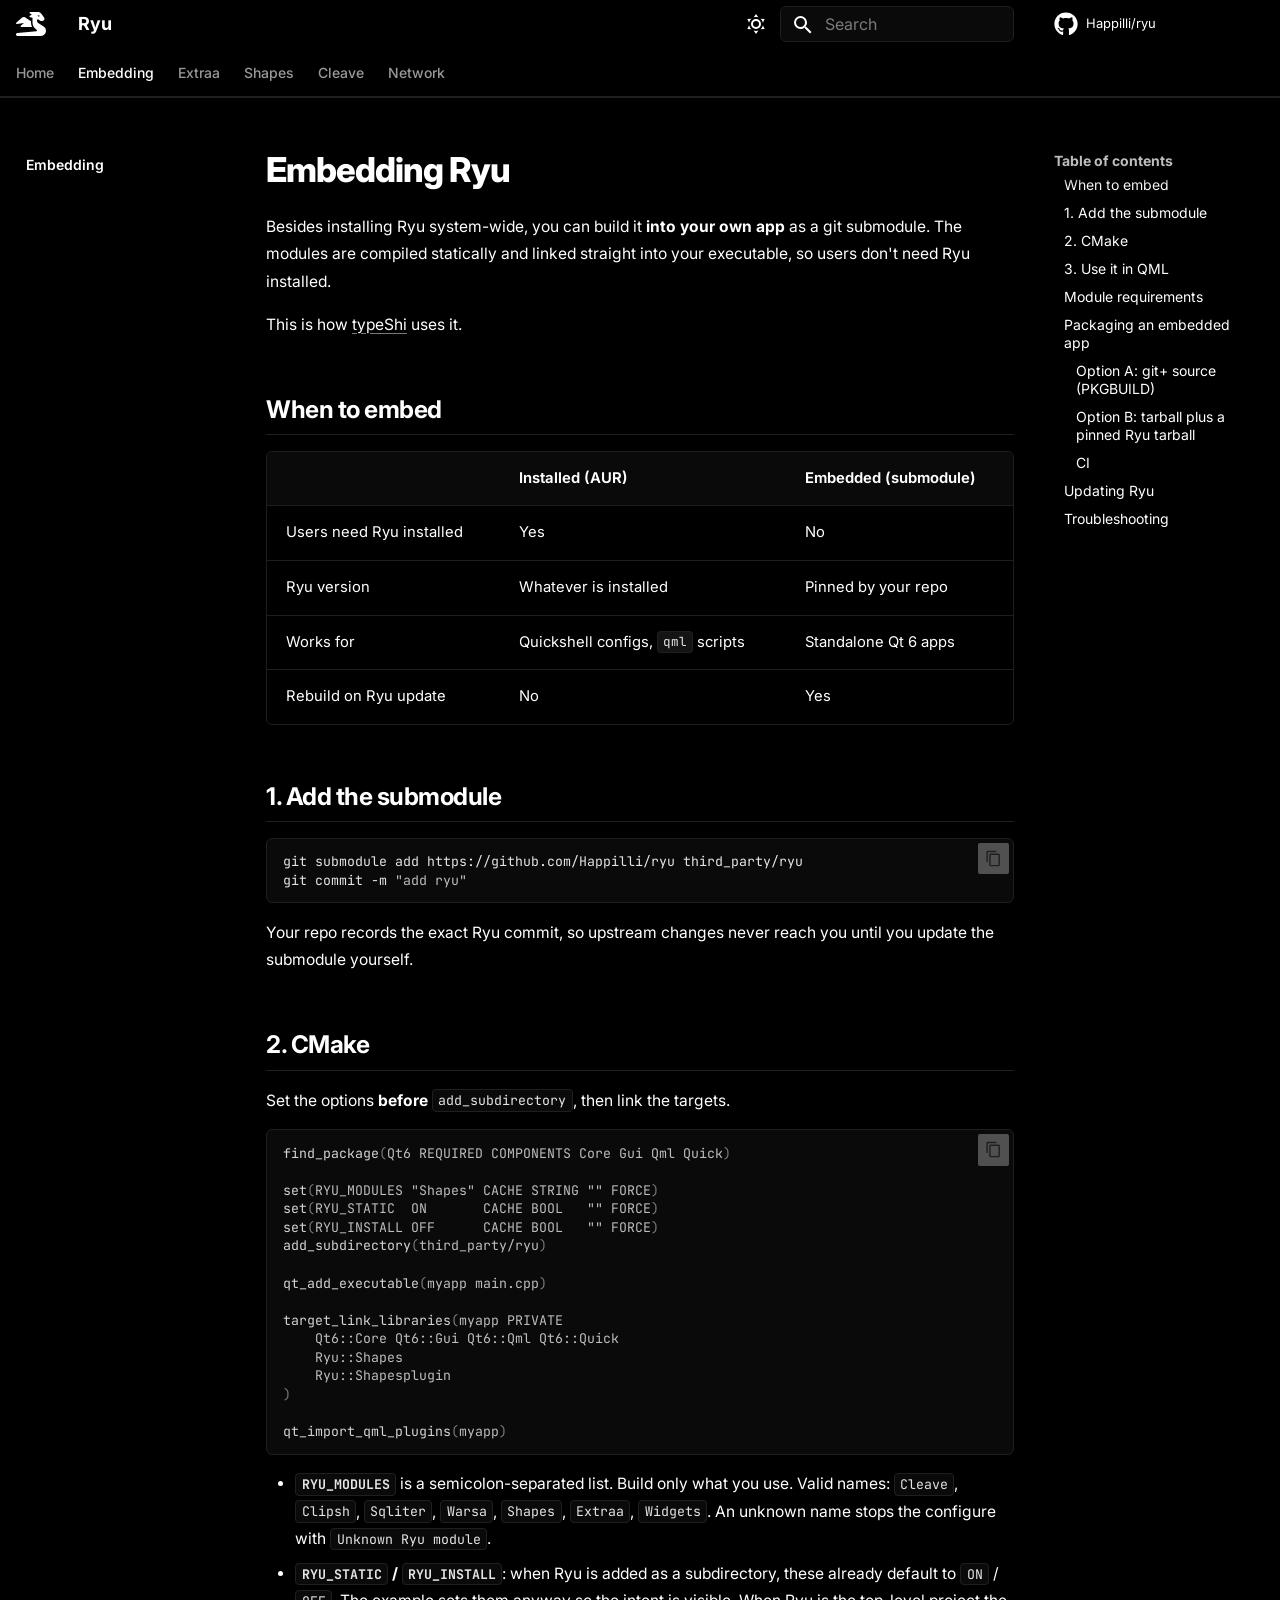
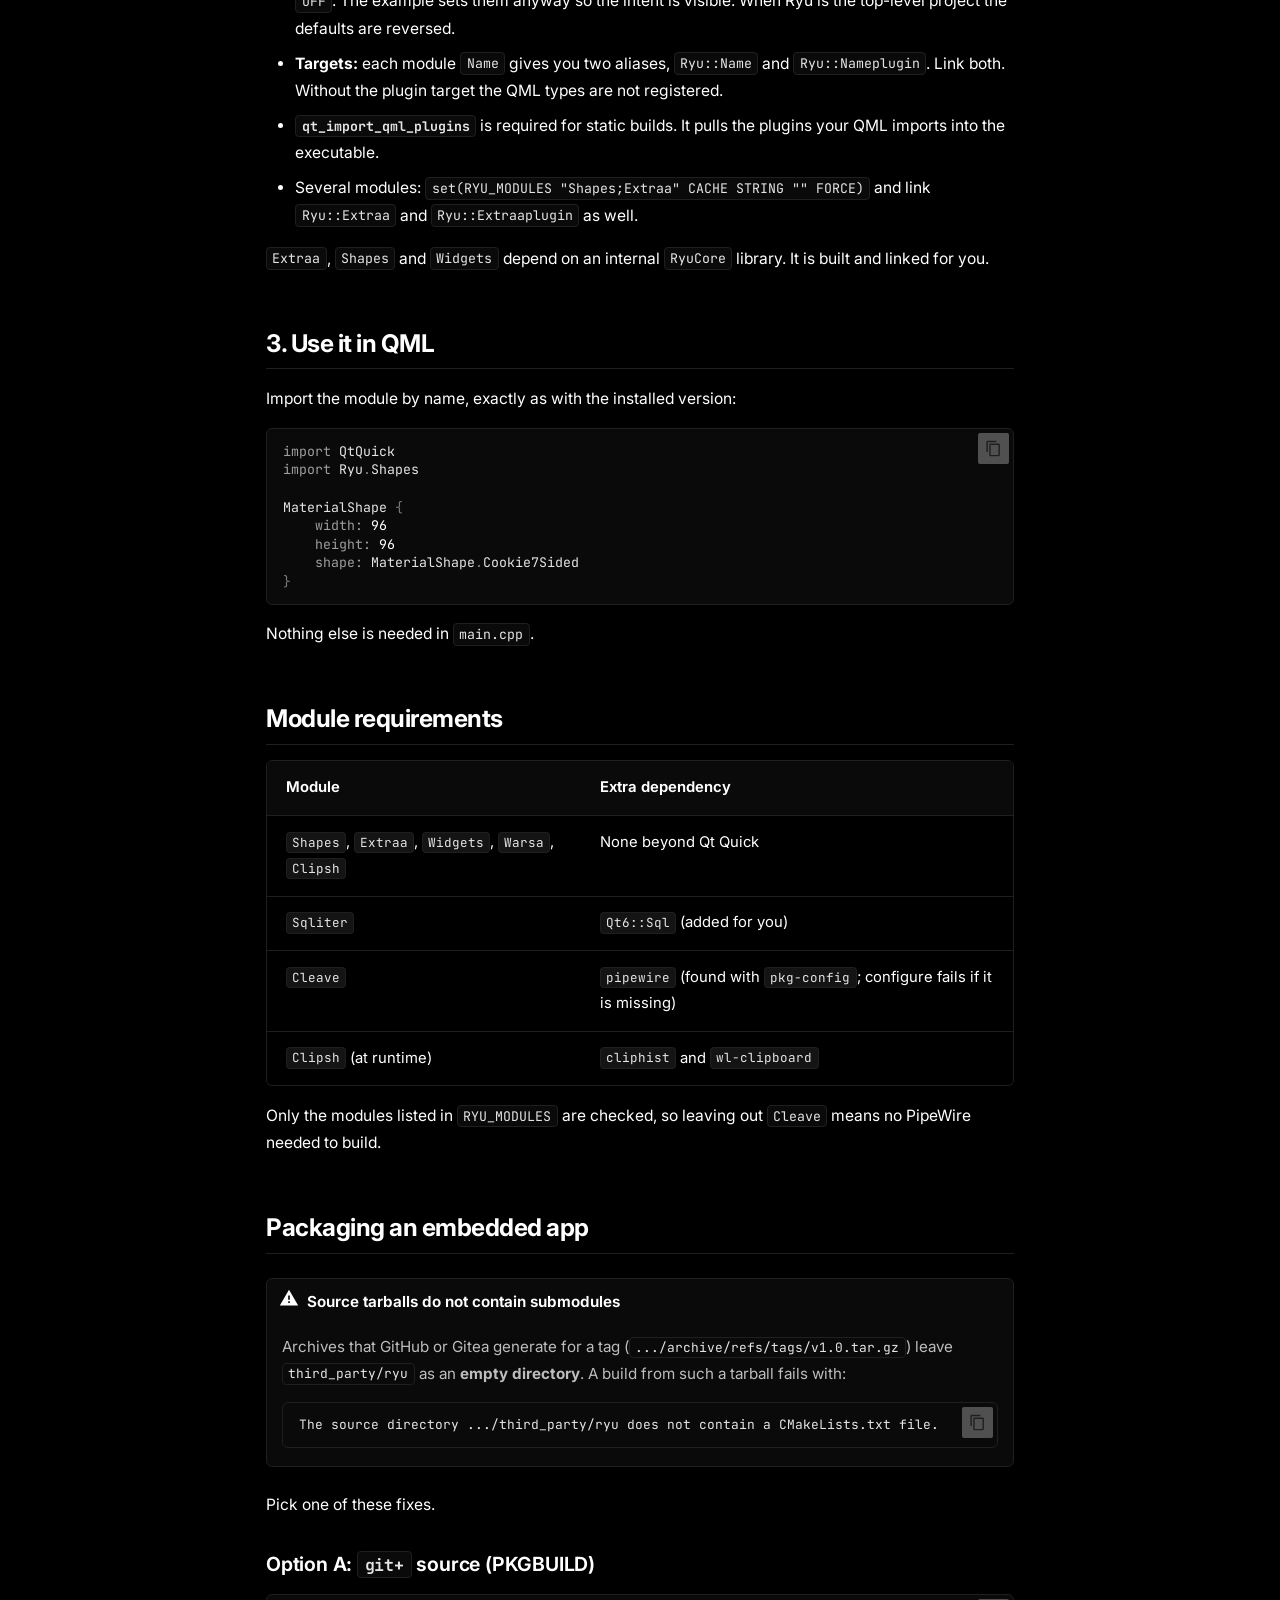
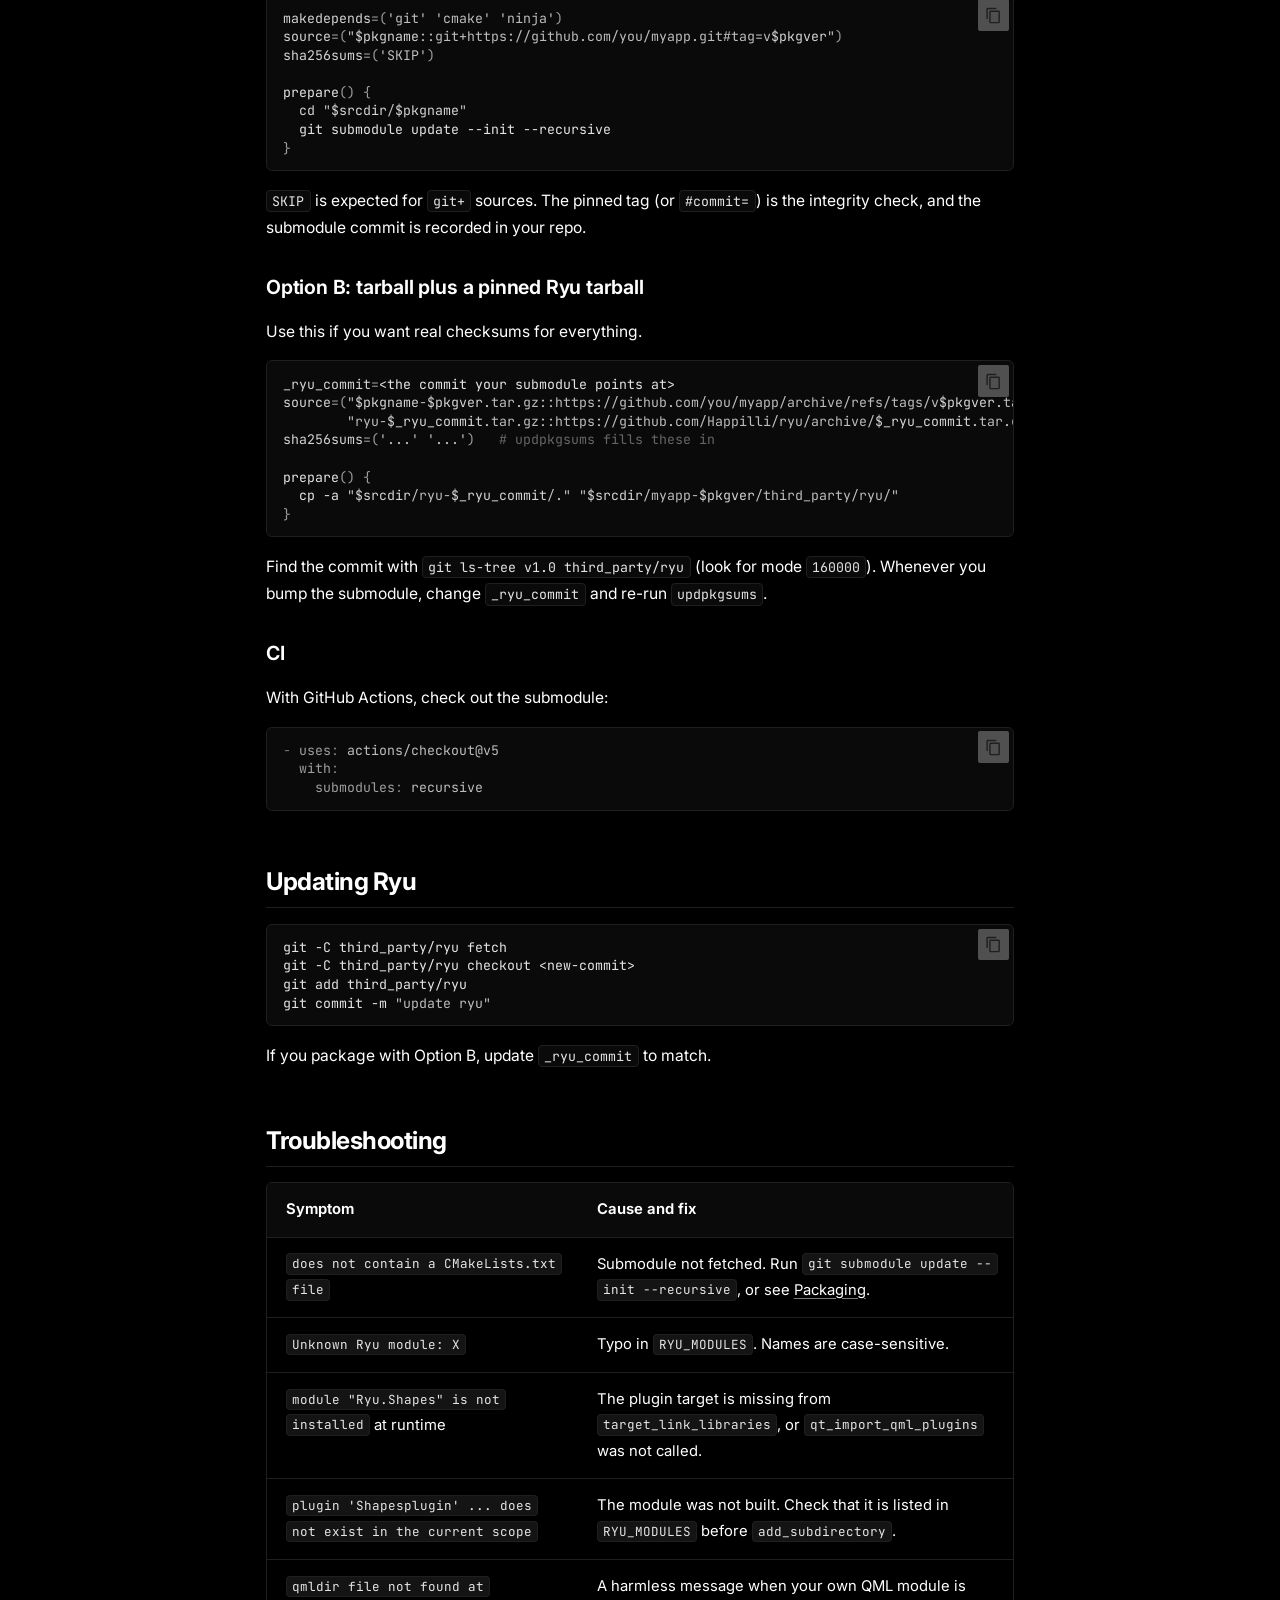
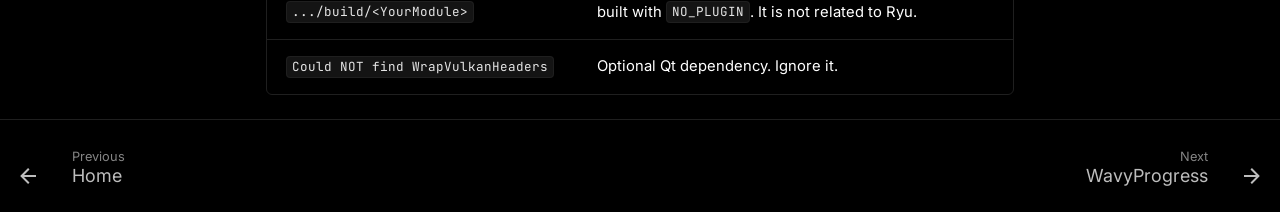
<file: embedding/index.html>
<!doctype html>
<html lang="en" class="no-js">
  <head>
    
      <meta charset="utf-8">
      <meta name="viewport" content="width=device-width,initial-scale=1">
      
        <meta name="description" content="Material 3 components for Qt 6 and QML">
      
      
      
        <link rel="canonical" href="https://ryu.safalski.ryzn.pro/embedding/">
      
      
        <link rel="prev" href="..">
      
      
        <link rel="next" href="../extraa/wavy-progress/">
      
      
        
      
      
      <link rel="icon" href="../dragon.svg">
      <meta name="generator" content="mkdocs-1.6.1, mkdocs-material-9.8.1">
    
    
      
        <title>Embedding - Ryu</title>
      
    
    
      <link rel="stylesheet" href="../assets/stylesheets/main.57a0d79d.min.css">
      
        
        <link rel="stylesheet" href="../assets/stylesheets/palette.fb2fffe2.min.css">
      
      


    
    
      
    
    
      
        
        
        <link rel="preconnect" href="https://fonts.gstatic.com" crossorigin>
        <link rel="stylesheet" href="https://fonts.googleapis.com/css?family=Inter:300,300i,400,400i,700,700i%7CJetBrains+Mono:400,400i,700,700i&display=fallback">
        <style>:root{--md-text-font:"Inter";--md-code-font:"JetBrains Mono"}</style>
      
    
    
      <link rel="stylesheet" href="../stylesheets/extra.css">
    
    <script>__md_scope=new URL("..",location),__md_hash=e=>[...e].reduce(((e,_)=>(e<<5)-e+_.charCodeAt(0)),0),__md_get=(e,_=localStorage,t=__md_scope)=>JSON.parse(_.getItem(t.pathname+"."+e)),__md_set=(e,_,t=localStorage,a=__md_scope)=>{try{t.setItem(a.pathname+"."+e,JSON.stringify(_))}catch(e){}}</script>
    
      

    
    
  </head>
  
  
    
    
      
    
    
    
    
    <body dir="ltr" data-md-color-scheme="ryu-dark" data-md-color-primary="indigo" data-md-color-accent="indigo">
  
    
    <input class="md-toggle" data-md-toggle="drawer" type="checkbox" id="__drawer" autocomplete="off">
    <input class="md-toggle" data-md-toggle="search" type="checkbox" id="__search" autocomplete="off">
    <label class="md-overlay" for="__drawer"></label>
    <div data-md-component="skip">
      
        
        <a href="#embedding-ryu" class="md-skip">
          Skip to content
        </a>
      
    </div>
    <div data-md-component="announce">
      
    </div>
    
    
      

  

<header class="md-header md-header--shadow md-header--lifted" data-md-component="header">
  <nav class="md-header__inner md-grid" aria-label="Header">
    <a href=".." title="Ryu" class="md-header__button md-logo" aria-label="Ryu" data-md-component="logo">
      
  
  <svg xmlns="http://www.w3.org/2000/svg" viewBox="0 0 640 512"><!--! Font Awesome Free 7.1.0 by @fontawesome - https://fontawesome.com License - https://fontawesome.com/license/free (Icons: CC BY 4.0, Fonts: SIL OFL 1.1, Code: MIT License) Copyright 2025 Fonticons, Inc.--><path d="m352 124.5-51.9-13c-6.5-1.6-11.3-7.1-12-13.8s2.8-13.1 8.7-16.1l40.8-20.4-43.3-32.5c-5.5-4.1-7.8-11.3-5.6-17.9S297.1 0 304 0h160c30.2 0 58.7 14.2 76.8 38.4l57.6 76.8c6.2 8.3 9.6 18.4 9.6 28.8 0 26.5-21.5 48-48 48h-21.5c-17 0-33.3-6.7-45.3-18.7L479.9 160h-32v21.5c0 24.8 12.8 47.9 33.8 61.1l106.6 66.6c32.1 20.1 51.6 55.2 51.6 93.1 0 60.6-49.1 109.8-109.8 109.8L32.3 512c-3.3 0-6.6-.4-9.6-1.4C13.5 507.8 6 501 2.3 492 1 488.7.1 485.1 0 481.3c-.2-3.7.3-7.3 1.3-10.7 2.8-9.2 9.6-16.7 18.6-20.4 3-1.2 6.2-2 9.5-2.2l403.9-36c8.3-.7 14.7-7.7 14.7-16.1 0-4.3-1.7-8.4-4.7-11.4l-44.4-44.4c-30-30-46.9-70.7-46.9-113.1zm160-52.2v-.6zm-1.3 7.4-46.4-11.6q-.3 1.95-.3 3.9c0 13.3 10.7 24 24 24 10.6 0 19.5-6.8 22.7-16.3m-379.8 36.8c16.3-14.5 40.4-16.2 58.5-4.1l130.6 87v27.5c0 32.8 8.4 64.8 24 93H112c-6.7 0-12.7-4.2-15-10.4s-.5-13.3 4.6-17.7l69.4-59.5-152.6 23.5c-7 1.1-13.9-2.6-16.9-9s-1.4-14 3.9-18.8z"/></svg>

    </a>
    <label class="md-header__button md-icon" for="__drawer">
      
      <svg xmlns="http://www.w3.org/2000/svg" viewBox="0 0 24 24"><path d="M3 6h18v2H3zm0 5h18v2H3zm0 5h18v2H3z"/></svg>
    </label>
    <div class="md-header__title" data-md-component="header-title">
      <div class="md-header__ellipsis">
        <div class="md-header__topic">
          <span class="md-ellipsis">
            Ryu
          </span>
        </div>
        <div class="md-header__topic" data-md-component="header-topic">
          <span class="md-ellipsis">
            
              Embedding
            
          </span>
        </div>
      </div>
    </div>
    
      
        <form class="md-header__option" data-md-component="palette">
  
    
    
    
    <input class="md-option" data-md-color-media="" data-md-color-scheme="ryu-dark" data-md-color-primary="indigo" data-md-color-accent="indigo"  aria-label="Switch to light mode"  type="radio" name="__palette" id="__palette_0">
    
      <label class="md-header__button md-icon" title="Switch to light mode" for="__palette_1" hidden>
        <svg xmlns="http://www.w3.org/2000/svg" viewBox="0 0 24 24"><path d="M12 7a5 5 0 0 1 5 5 5 5 0 0 1-5 5 5 5 0 0 1-5-5 5 5 0 0 1 5-5m0 2a3 3 0 0 0-3 3 3 3 0 0 0 3 3 3 3 0 0 0 3-3 3 3 0 0 0-3-3m0-7 2.39 3.42C13.65 5.15 12.84 5 12 5s-1.65.15-2.39.42zM3.34 7l4.16-.35A7.2 7.2 0 0 0 5.94 8.5c-.44.74-.69 1.5-.83 2.29zm.02 10 1.76-3.77a7.131 7.131 0 0 0 2.38 4.14zM20.65 7l-1.77 3.79a7.02 7.02 0 0 0-2.38-4.15zm-.01 10-4.14.36c.59-.51 1.12-1.14 1.54-1.86.42-.73.69-1.5.83-2.29zM12 22l-2.41-3.44c.74.27 1.55.44 2.41.44.82 0 1.63-.17 2.37-.44z"/></svg>
      </label>
    
  
    
    
    
    <input class="md-option" data-md-color-media="" data-md-color-scheme="ryu-light" data-md-color-primary="indigo" data-md-color-accent="indigo"  aria-label="Switch to dark mode"  type="radio" name="__palette" id="__palette_1">
    
      <label class="md-header__button md-icon" title="Switch to dark mode" for="__palette_0" hidden>
        <svg xmlns="http://www.w3.org/2000/svg" viewBox="0 0 24 24"><path d="m17.75 4.09-2.53 1.94.91 3.06-2.63-1.81-2.63 1.81.91-3.06-2.53-1.94L12.44 4l1.06-3 1.06 3zm3.5 6.91-1.64 1.25.59 1.98-1.7-1.17-1.7 1.17.59-1.98L15.75 11l2.06-.05L18.5 9l.69 1.95zm-2.28 4.95c.83-.08 1.72 1.1 1.19 1.85-.32.45-.66.87-1.08 1.27C15.17 23 8.84 23 4.94 19.07c-3.91-3.9-3.91-10.24 0-14.14.4-.4.82-.76 1.27-1.08.75-.53 1.93.36 1.85 1.19-.27 2.86.69 5.83 2.89 8.02a9.96 9.96 0 0 0 8.02 2.89m-1.64 2.02a12.08 12.08 0 0 1-7.8-3.47c-2.17-2.19-3.33-5-3.49-7.82-2.81 3.14-2.7 7.96.31 10.98 3.02 3.01 7.84 3.12 10.98.31"/></svg>
      </label>
    
  
</form>
      
    
    
      <script>var palette=__md_get("__palette");if(palette&&palette.color){if("(prefers-color-scheme)"===palette.color.media){var media=matchMedia("(prefers-color-scheme: light)"),input=document.querySelector(media.matches?"[data-md-color-media='(prefers-color-scheme: light)']":"[data-md-color-media='(prefers-color-scheme: dark)']");palette.color.media=input.getAttribute("data-md-color-media"),palette.color.scheme=input.getAttribute("data-md-color-scheme"),palette.color.primary=input.getAttribute("data-md-color-primary"),palette.color.accent=input.getAttribute("data-md-color-accent")}for(var[key,value]of Object.entries(palette.color))document.body.setAttribute("data-md-color-"+key,value)}</script>
    
    
    
      
      
        <label class="md-header__button md-icon" for="__search">
          
          <svg xmlns="http://www.w3.org/2000/svg" viewBox="0 0 24 24"><path d="M9.5 3A6.5 6.5 0 0 1 16 9.5c0 1.61-.59 3.09-1.56 4.23l.27.27h.79l5 5-1.5 1.5-5-5v-.79l-.27-.27A6.52 6.52 0 0 1 9.5 16 6.5 6.5 0 0 1 3 9.5 6.5 6.5 0 0 1 9.5 3m0 2C7 5 5 7 5 9.5S7 14 9.5 14 14 12 14 9.5 12 5 9.5 5"/></svg>
        </label>
        <div class="md-search" data-md-component="search" role="dialog">
  <label class="md-search__overlay" for="__search"></label>
  <div class="md-search__inner" role="search">
    <form class="md-search__form" name="search">
      <input type="text" class="md-search__input" name="query" aria-label="Search" placeholder="Search" autocapitalize="off" autocorrect="off" autocomplete="off" spellcheck="false" data-md-component="search-query" required>
      <label class="md-search__icon md-icon" for="__search">
        
        <svg xmlns="http://www.w3.org/2000/svg" viewBox="0 0 24 24"><path d="M9.5 3A6.5 6.5 0 0 1 16 9.5c0 1.61-.59 3.09-1.56 4.23l.27.27h.79l5 5-1.5 1.5-5-5v-.79l-.27-.27A6.52 6.52 0 0 1 9.5 16 6.5 6.5 0 0 1 3 9.5 6.5 6.5 0 0 1 9.5 3m0 2C7 5 5 7 5 9.5S7 14 9.5 14 14 12 14 9.5 12 5 9.5 5"/></svg>
        
        <svg xmlns="http://www.w3.org/2000/svg" viewBox="0 0 24 24"><path d="M20 11v2H8l5.5 5.5-1.42 1.42L4.16 12l7.92-7.92L13.5 5.5 8 11z"/></svg>
      </label>
      <nav class="md-search__options" aria-label="Search">
        
        <button type="reset" class="md-search__icon md-icon" title="Clear" aria-label="Clear" tabindex="-1">
          
          <svg xmlns="http://www.w3.org/2000/svg" viewBox="0 0 24 24"><path d="M19 6.41 17.59 5 12 10.59 6.41 5 5 6.41 10.59 12 5 17.59 6.41 19 12 13.41 17.59 19 19 17.59 13.41 12z"/></svg>
        </button>
      </nav>
      
        <div class="md-search__suggest" data-md-component="search-suggest"></div>
      
    </form>
    <div class="md-search__output">
      <div class="md-search__scrollwrap" tabindex="0" data-md-scrollfix>
        <div class="md-search-result" data-md-component="search-result">
          <div class="md-search-result__meta">
            Initializing search
          </div>
          <ol class="md-search-result__list" role="presentation"></ol>
        </div>
      </div>
    </div>
  </div>
</div>
      
    
    
      <div class="md-header__source">
        <a href="https://github.com/Happilli/ryu" title="Go to repository" class="md-source" data-md-component="source">
  <div class="md-source__icon md-icon">
    
    <svg xmlns="http://www.w3.org/2000/svg" viewBox="0 0 512 512"><!--! Font Awesome Free 7.1.0 by @fontawesome - https://fontawesome.com License - https://fontawesome.com/license/free (Icons: CC BY 4.0, Fonts: SIL OFL 1.1, Code: MIT License) Copyright 2025 Fonticons, Inc.--><path d="M173.9 397.4c0 2-2.3 3.6-5.2 3.6-3.3.3-5.6-1.3-5.6-3.6 0-2 2.3-3.6 5.2-3.6 3-.3 5.6 1.3 5.6 3.6m-31.1-4.5c-.7 2 1.3 4.3 4.3 4.9 2.6 1 5.6 0 6.2-2s-1.3-4.3-4.3-5.2c-2.6-.7-5.5.3-6.2 2.3m44.2-1.7c-2.9.7-4.9 2.6-4.6 4.9.3 2 2.9 3.3 5.9 2.6 2.9-.7 4.9-2.6 4.6-4.6-.3-1.9-3-3.2-5.9-2.9M252.8 8C114.1 8 8 113.3 8 252c0 110.9 69.8 205.8 169.5 239.2 12.8 2.3 17.3-5.6 17.3-12.1 0-6.2-.3-40.4-.3-61.4 0 0-70 15-84.7-29.8 0 0-11.4-29.1-27.8-36.6 0 0-22.9-15.7 1.6-15.4 0 0 24.9 2 38.6 25.8 21.9 38.6 58.6 27.5 72.9 20.9 2.3-16 8.8-27.1 16-33.7-55.9-6.2-112.3-14.3-112.3-110.5 0-27.5 7.6-41.3 23.6-58.9-2.6-6.5-11.1-33.3 2.6-67.9 20.9-6.5 69 27 69 27 20-5.6 41.5-8.5 62.8-8.5s42.8 2.9 62.8 8.5c0 0 48.1-33.6 69-27 13.7 34.7 5.2 61.4 2.6 67.9 16 17.7 25.8 31.5 25.8 58.9 0 96.5-58.9 104.2-114.8 110.5 9.2 7.9 17 22.9 17 46.4 0 33.7-.3 75.4-.3 83.6 0 6.5 4.6 14.4 17.3 12.1C436.2 457.8 504 362.9 504 252 504 113.3 391.5 8 252.8 8M105.2 352.9c-1.3 1-1 3.3.7 5.2 1.6 1.6 3.9 2.3 5.2 1 1.3-1 1-3.3-.7-5.2-1.6-1.6-3.9-2.3-5.2-1m-10.8-8.1c-.7 1.3.3 2.9 2.3 3.9 1.6 1 3.6.7 4.3-.7.7-1.3-.3-2.9-2.3-3.9-2-.6-3.6-.3-4.3.7m32.4 35.6c-1.6 1.3-1 4.3 1.3 6.2 2.3 2.3 5.2 2.6 6.5 1 1.3-1.3.7-4.3-1.3-6.2-2.2-2.3-5.2-2.6-6.5-1m-11.4-14.7c-1.6 1-1.6 3.6 0 5.9s4.3 3.3 5.6 2.3c1.6-1.3 1.6-3.9 0-6.2-1.4-2.3-4-3.3-5.6-2"/></svg>
  </div>
  <div class="md-source__repository">
    Happilli/ryu
  </div>
</a>
      </div>
    
  </nav>
  
    
      
<nav class="md-tabs" aria-label="Tabs" data-md-component="tabs">
  <div class="md-grid">
    <ul class="md-tabs__list">
      
        
  
  
  
  
    <li class="md-tabs__item">
      <a href=".." class="md-tabs__link">
        
  
  
    
  
  Home

      </a>
    </li>
  

      
        
  
  
  
    
  
  
    <li class="md-tabs__item md-tabs__item--active">
      <a href="./" class="md-tabs__link">
        
  
  
    
  
  Embedding

      </a>
    </li>
  

      
        
  
  
  
  
    
    
      <li class="md-tabs__item">
        <a href="../extraa/wavy-progress/" class="md-tabs__link">
          
  
  
  Extraa

        </a>
      </li>
    
  

      
        
  
  
  
  
    
    
      <li class="md-tabs__item">
        <a href="../shapes/material-shape/" class="md-tabs__link">
          
  
  
  Shapes

        </a>
      </li>
    
  

      
        
  
  
  
  
    
    
      <li class="md-tabs__item">
        <a href="../cleave/cleave/" class="md-tabs__link">
          
  
  
  Cleave

        </a>
      </li>
    
  

      
        
  
  
  
  
    
    
      <li class="md-tabs__item">
        <a href="../network/iwd/" class="md-tabs__link">
          
  
  
  Network

        </a>
      </li>
    
  

      
    </ul>
  </div>
</nav>
    
  
</header>
    
    <div class="md-container" data-md-component="container">
      
      
        
      
      <main class="md-main" data-md-component="main">
        <div class="md-main__inner md-grid">
          
            
              
              <div class="md-sidebar md-sidebar--primary" data-md-component="sidebar" data-md-type="navigation" >
                <div class="md-sidebar__scrollwrap">
                  <div class="md-sidebar__inner">
                    


  


<nav class="md-nav md-nav--primary md-nav--lifted" aria-label="Navigation" data-md-level="0">
  <label class="md-nav__title" for="__drawer">
    <a href=".." title="Ryu" class="md-nav__button md-logo" aria-label="Ryu" data-md-component="logo">
      
  
  <svg xmlns="http://www.w3.org/2000/svg" viewBox="0 0 640 512"><!--! Font Awesome Free 7.1.0 by @fontawesome - https://fontawesome.com License - https://fontawesome.com/license/free (Icons: CC BY 4.0, Fonts: SIL OFL 1.1, Code: MIT License) Copyright 2025 Fonticons, Inc.--><path d="m352 124.5-51.9-13c-6.5-1.6-11.3-7.1-12-13.8s2.8-13.1 8.7-16.1l40.8-20.4-43.3-32.5c-5.5-4.1-7.8-11.3-5.6-17.9S297.1 0 304 0h160c30.2 0 58.7 14.2 76.8 38.4l57.6 76.8c6.2 8.3 9.6 18.4 9.6 28.8 0 26.5-21.5 48-48 48h-21.5c-17 0-33.3-6.7-45.3-18.7L479.9 160h-32v21.5c0 24.8 12.8 47.9 33.8 61.1l106.6 66.6c32.1 20.1 51.6 55.2 51.6 93.1 0 60.6-49.1 109.8-109.8 109.8L32.3 512c-3.3 0-6.6-.4-9.6-1.4C13.5 507.8 6 501 2.3 492 1 488.7.1 485.1 0 481.3c-.2-3.7.3-7.3 1.3-10.7 2.8-9.2 9.6-16.7 18.6-20.4 3-1.2 6.2-2 9.5-2.2l403.9-36c8.3-.7 14.7-7.7 14.7-16.1 0-4.3-1.7-8.4-4.7-11.4l-44.4-44.4c-30-30-46.9-70.7-46.9-113.1zm160-52.2v-.6zm-1.3 7.4-46.4-11.6q-.3 1.95-.3 3.9c0 13.3 10.7 24 24 24 10.6 0 19.5-6.8 22.7-16.3m-379.8 36.8c16.3-14.5 40.4-16.2 58.5-4.1l130.6 87v27.5c0 32.8 8.4 64.8 24 93H112c-6.7 0-12.7-4.2-15-10.4s-.5-13.3 4.6-17.7l69.4-59.5-152.6 23.5c-7 1.1-13.9-2.6-16.9-9s-1.4-14 3.9-18.8z"/></svg>

    </a>
    Ryu
  </label>
  
    <div class="md-nav__source">
      <a href="https://github.com/Happilli/ryu" title="Go to repository" class="md-source" data-md-component="source">
  <div class="md-source__icon md-icon">
    
    <svg xmlns="http://www.w3.org/2000/svg" viewBox="0 0 512 512"><!--! Font Awesome Free 7.1.0 by @fontawesome - https://fontawesome.com License - https://fontawesome.com/license/free (Icons: CC BY 4.0, Fonts: SIL OFL 1.1, Code: MIT License) Copyright 2025 Fonticons, Inc.--><path d="M173.9 397.4c0 2-2.3 3.6-5.2 3.6-3.3.3-5.6-1.3-5.6-3.6 0-2 2.3-3.6 5.2-3.6 3-.3 5.6 1.3 5.6 3.6m-31.1-4.5c-.7 2 1.3 4.3 4.3 4.9 2.6 1 5.6 0 6.2-2s-1.3-4.3-4.3-5.2c-2.6-.7-5.5.3-6.2 2.3m44.2-1.7c-2.9.7-4.9 2.6-4.6 4.9.3 2 2.9 3.3 5.9 2.6 2.9-.7 4.9-2.6 4.6-4.6-.3-1.9-3-3.2-5.9-2.9M252.8 8C114.1 8 8 113.3 8 252c0 110.9 69.8 205.8 169.5 239.2 12.8 2.3 17.3-5.6 17.3-12.1 0-6.2-.3-40.4-.3-61.4 0 0-70 15-84.7-29.8 0 0-11.4-29.1-27.8-36.6 0 0-22.9-15.7 1.6-15.4 0 0 24.9 2 38.6 25.8 21.9 38.6 58.6 27.5 72.9 20.9 2.3-16 8.8-27.1 16-33.7-55.9-6.2-112.3-14.3-112.3-110.5 0-27.5 7.6-41.3 23.6-58.9-2.6-6.5-11.1-33.3 2.6-67.9 20.9-6.5 69 27 69 27 20-5.6 41.5-8.5 62.8-8.5s42.8 2.9 62.8 8.5c0 0 48.1-33.6 69-27 13.7 34.7 5.2 61.4 2.6 67.9 16 17.7 25.8 31.5 25.8 58.9 0 96.5-58.9 104.2-114.8 110.5 9.2 7.9 17 22.9 17 46.4 0 33.7-.3 75.4-.3 83.6 0 6.5 4.6 14.4 17.3 12.1C436.2 457.8 504 362.9 504 252 504 113.3 391.5 8 252.8 8M105.2 352.9c-1.3 1-1 3.3.7 5.2 1.6 1.6 3.9 2.3 5.2 1 1.3-1 1-3.3-.7-5.2-1.6-1.6-3.9-2.3-5.2-1m-10.8-8.1c-.7 1.3.3 2.9 2.3 3.9 1.6 1 3.6.7 4.3-.7.7-1.3-.3-2.9-2.3-3.9-2-.6-3.6-.3-4.3.7m32.4 35.6c-1.6 1.3-1 4.3 1.3 6.2 2.3 2.3 5.2 2.6 6.5 1 1.3-1.3.7-4.3-1.3-6.2-2.2-2.3-5.2-2.6-6.5-1m-11.4-14.7c-1.6 1-1.6 3.6 0 5.9s4.3 3.3 5.6 2.3c1.6-1.3 1.6-3.9 0-6.2-1.4-2.3-4-3.3-5.6-2"/></svg>
  </div>
  <div class="md-source__repository">
    Happilli/ryu
  </div>
</a>
    </div>
  
  <ul class="md-nav__list" data-md-scrollfix>
    
      
      
  
  
  
  
    <li class="md-nav__item">
      <a href=".." class="md-nav__link">
        
  
  
  <span class="md-ellipsis">
    
  
    Home
  

    
  </span>
  
  

      </a>
    </li>
  

    
      
      
  
  
    
  
  
  
    <li class="md-nav__item md-nav__item--active">
      
      <input class="md-nav__toggle md-toggle" type="checkbox" id="__toc">
      
      
        
      
      
        <label class="md-nav__link md-nav__link--active" for="__toc">
          
  
  
  <span class="md-ellipsis">
    
  
    Embedding
  

    
  </span>
  
  

          <span class="md-nav__icon md-icon"></span>
        </label>
      
      <a href="./" class="md-nav__link md-nav__link--active">
        
  
  
  <span class="md-ellipsis">
    
  
    Embedding
  

    
  </span>
  
  

      </a>
      
        

<nav class="md-nav md-nav--secondary" aria-label="Table of contents">
  
  
  
    
  
  
    <label class="md-nav__title" for="__toc">
      <span class="md-nav__icon md-icon"></span>
      Table of contents
    </label>
    <ul class="md-nav__list" data-md-component="toc" data-md-scrollfix>
      
        <li class="md-nav__item">
  <a href="#when-to-embed" class="md-nav__link">
    <span class="md-ellipsis">
      
        When to embed
      
    </span>
  </a>
  
</li>
      
        <li class="md-nav__item">
  <a href="#1-add-the-submodule" class="md-nav__link">
    <span class="md-ellipsis">
      
        1. Add the submodule
      
    </span>
  </a>
  
</li>
      
        <li class="md-nav__item">
  <a href="#2-cmake" class="md-nav__link">
    <span class="md-ellipsis">
      
        2. CMake
      
    </span>
  </a>
  
</li>
      
        <li class="md-nav__item">
  <a href="#3-use-it-in-qml" class="md-nav__link">
    <span class="md-ellipsis">
      
        3. Use it in QML
      
    </span>
  </a>
  
</li>
      
        <li class="md-nav__item">
  <a href="#module-requirements" class="md-nav__link">
    <span class="md-ellipsis">
      
        Module requirements
      
    </span>
  </a>
  
</li>
      
        <li class="md-nav__item">
  <a href="#packaging-an-embedded-app" class="md-nav__link">
    <span class="md-ellipsis">
      
        Packaging an embedded app
      
    </span>
  </a>
  
    <nav class="md-nav" aria-label="Packaging an embedded app">
      <ul class="md-nav__list">
        
          <li class="md-nav__item">
  <a href="#option-a-git-source-pkgbuild" class="md-nav__link">
    <span class="md-ellipsis">
      
        Option A: git+ source (PKGBUILD)
      
    </span>
  </a>
  
</li>
        
          <li class="md-nav__item">
  <a href="#option-b-tarball-plus-a-pinned-ryu-tarball" class="md-nav__link">
    <span class="md-ellipsis">
      
        Option B: tarball plus a pinned Ryu tarball
      
    </span>
  </a>
  
</li>
        
          <li class="md-nav__item">
  <a href="#ci" class="md-nav__link">
    <span class="md-ellipsis">
      
        CI
      
    </span>
  </a>
  
</li>
        
      </ul>
    </nav>
  
</li>
      
        <li class="md-nav__item">
  <a href="#updating-ryu" class="md-nav__link">
    <span class="md-ellipsis">
      
        Updating Ryu
      
    </span>
  </a>
  
</li>
      
        <li class="md-nav__item">
  <a href="#troubleshooting" class="md-nav__link">
    <span class="md-ellipsis">
      
        Troubleshooting
      
    </span>
  </a>
  
</li>
      
    </ul>
  
</nav>
      
    </li>
  

    
      
      
  
  
  
  
    
    
    
    
      
      
        
      
    
    
    <li class="md-nav__item md-nav__item--nested">
      
        
        
        <input class="md-nav__toggle md-toggle " type="checkbox" id="__nav_3" >
        
          
          <label class="md-nav__link" for="__nav_3" id="__nav_3_label" tabindex="0">
            
  
  
  <span class="md-ellipsis">
    
  
    Extraa
  

    
  </span>
  
  

            <span class="md-nav__icon md-icon"></span>
          </label>
        
        <nav class="md-nav" data-md-level="1" aria-labelledby="__nav_3_label" aria-expanded="false">
          <label class="md-nav__title" for="__nav_3">
            <span class="md-nav__icon md-icon"></span>
            
  
    Extraa
  

          </label>
          <ul class="md-nav__list" data-md-scrollfix>
            
              
                
  
  
  
  
    <li class="md-nav__item">
      <a href="../extraa/wavy-progress/" class="md-nav__link">
        
  
  
  <span class="md-ellipsis">
    
  
    WavyProgress
  

    
  </span>
  
  

      </a>
    </li>
  

              
            
              
                
  
  
  
  
    <li class="md-nav__item">
      <a href="../extraa/material-slider/" class="md-nav__link">
        
  
  
  <span class="md-ellipsis">
    
  
    MaterialSlider
  

    
  </span>
  
  

      </a>
    </li>
  

              
            
              
                
  
  
  
  
    <li class="md-nav__item">
      <a href="../extraa/material-button-group/" class="md-nav__link">
        
  
  
  <span class="md-ellipsis">
    
  
    MaterialButtonGroup
  

    
  </span>
  
  

      </a>
    </li>
  

              
            
              
                
  
  
  
  
    <li class="md-nav__item">
      <a href="../extraa/material-search-box/" class="md-nav__link">
        
  
  
  <span class="md-ellipsis">
    
  
    MaterialSearchBox
  

    
  </span>
  
  

      </a>
    </li>
  

              
            
              
                
  
  
  
  
    <li class="md-nav__item">
      <a href="../extraa/material-menu/" class="md-nav__link">
        
  
  
  <span class="md-ellipsis">
    
  
    MaterialMenu
  

    
  </span>
  
  

      </a>
    </li>
  

              
            
              
                
  
  
  
  
    <li class="md-nav__item">
      <a href="../extraa/material-list/" class="md-nav__link">
        
  
  
  <span class="md-ellipsis">
    
  
    MaterialList
  

    
  </span>
  
  

      </a>
    </li>
  

              
            
          </ul>
        </nav>
      
    </li>
  

    
      
      
  
  
  
  
    
    
    
    
      
      
        
      
    
    
    <li class="md-nav__item md-nav__item--nested">
      
        
        
        <input class="md-nav__toggle md-toggle " type="checkbox" id="__nav_4" >
        
          
          <label class="md-nav__link" for="__nav_4" id="__nav_4_label" tabindex="0">
            
  
  
  <span class="md-ellipsis">
    
  
    Shapes
  

    
  </span>
  
  

            <span class="md-nav__icon md-icon"></span>
          </label>
        
        <nav class="md-nav" data-md-level="1" aria-labelledby="__nav_4_label" aria-expanded="false">
          <label class="md-nav__title" for="__nav_4">
            <span class="md-nav__icon md-icon"></span>
            
  
    Shapes
  

          </label>
          <ul class="md-nav__list" data-md-scrollfix>
            
              
                
  
  
  
  
    <li class="md-nav__item">
      <a href="../shapes/material-shape/" class="md-nav__link">
        
  
  
  <span class="md-ellipsis">
    
  
    MaterialShape
  

    
  </span>
  
  

      </a>
    </li>
  

              
            
          </ul>
        </nav>
      
    </li>
  

    
      
      
  
  
  
  
    
    
    
    
      
      
        
      
    
    
    <li class="md-nav__item md-nav__item--nested">
      
        
        
        <input class="md-nav__toggle md-toggle " type="checkbox" id="__nav_5" >
        
          
          <label class="md-nav__link" for="__nav_5" id="__nav_5_label" tabindex="0">
            
  
  
  <span class="md-ellipsis">
    
  
    Cleave
  

    
  </span>
  
  

            <span class="md-nav__icon md-icon"></span>
          </label>
        
        <nav class="md-nav" data-md-level="1" aria-labelledby="__nav_5_label" aria-expanded="false">
          <label class="md-nav__title" for="__nav_5">
            <span class="md-nav__icon md-icon"></span>
            
  
    Cleave
  

          </label>
          <ul class="md-nav__list" data-md-scrollfix>
            
              
                
  
  
  
  
    <li class="md-nav__item">
      <a href="../cleave/cleave/" class="md-nav__link">
        
  
  
  <span class="md-ellipsis">
    
  
    Cleave
  

    
  </span>
  
  

      </a>
    </li>
  

              
            
          </ul>
        </nav>
      
    </li>
  

    
      
      
  
  
  
  
    
    
    
    
      
      
        
      
    
    
    <li class="md-nav__item md-nav__item--nested">
      
        
        
        <input class="md-nav__toggle md-toggle " type="checkbox" id="__nav_6" >
        
          
          <label class="md-nav__link" for="__nav_6" id="__nav_6_label" tabindex="0">
            
  
  
  <span class="md-ellipsis">
    
  
    Network
  

    
  </span>
  
  

            <span class="md-nav__icon md-icon"></span>
          </label>
        
        <nav class="md-nav" data-md-level="1" aria-labelledby="__nav_6_label" aria-expanded="false">
          <label class="md-nav__title" for="__nav_6">
            <span class="md-nav__icon md-icon"></span>
            
  
    Network
  

          </label>
          <ul class="md-nav__list" data-md-scrollfix>
            
              
                
  
  
  
  
    <li class="md-nav__item">
      <a href="../network/iwd/" class="md-nav__link">
        
  
  
  <span class="md-ellipsis">
    
  
    Iwd
  

    
  </span>
  
  

      </a>
    </li>
  

              
            
          </ul>
        </nav>
      
    </li>
  

    
  </ul>
</nav>
                  </div>
                </div>
              </div>
            
            
              
              <div class="md-sidebar md-sidebar--secondary" data-md-component="sidebar" data-md-type="toc" >
                <div class="md-sidebar__scrollwrap">
                  <div class="md-sidebar__inner">
                    

<nav class="md-nav md-nav--secondary" aria-label="Table of contents">
  
  
  
    
  
  
    <label class="md-nav__title" for="__toc">
      <span class="md-nav__icon md-icon"></span>
      Table of contents
    </label>
    <ul class="md-nav__list" data-md-component="toc" data-md-scrollfix>
      
        <li class="md-nav__item">
  <a href="#when-to-embed" class="md-nav__link">
    <span class="md-ellipsis">
      
        When to embed
      
    </span>
  </a>
  
</li>
      
        <li class="md-nav__item">
  <a href="#1-add-the-submodule" class="md-nav__link">
    <span class="md-ellipsis">
      
        1. Add the submodule
      
    </span>
  </a>
  
</li>
      
        <li class="md-nav__item">
  <a href="#2-cmake" class="md-nav__link">
    <span class="md-ellipsis">
      
        2. CMake
      
    </span>
  </a>
  
</li>
      
        <li class="md-nav__item">
  <a href="#3-use-it-in-qml" class="md-nav__link">
    <span class="md-ellipsis">
      
        3. Use it in QML
      
    </span>
  </a>
  
</li>
      
        <li class="md-nav__item">
  <a href="#module-requirements" class="md-nav__link">
    <span class="md-ellipsis">
      
        Module requirements
      
    </span>
  </a>
  
</li>
      
        <li class="md-nav__item">
  <a href="#packaging-an-embedded-app" class="md-nav__link">
    <span class="md-ellipsis">
      
        Packaging an embedded app
      
    </span>
  </a>
  
    <nav class="md-nav" aria-label="Packaging an embedded app">
      <ul class="md-nav__list">
        
          <li class="md-nav__item">
  <a href="#option-a-git-source-pkgbuild" class="md-nav__link">
    <span class="md-ellipsis">
      
        Option A: git+ source (PKGBUILD)
      
    </span>
  </a>
  
</li>
        
          <li class="md-nav__item">
  <a href="#option-b-tarball-plus-a-pinned-ryu-tarball" class="md-nav__link">
    <span class="md-ellipsis">
      
        Option B: tarball plus a pinned Ryu tarball
      
    </span>
  </a>
  
</li>
        
          <li class="md-nav__item">
  <a href="#ci" class="md-nav__link">
    <span class="md-ellipsis">
      
        CI
      
    </span>
  </a>
  
</li>
        
      </ul>
    </nav>
  
</li>
      
        <li class="md-nav__item">
  <a href="#updating-ryu" class="md-nav__link">
    <span class="md-ellipsis">
      
        Updating Ryu
      
    </span>
  </a>
  
</li>
      
        <li class="md-nav__item">
  <a href="#troubleshooting" class="md-nav__link">
    <span class="md-ellipsis">
      
        Troubleshooting
      
    </span>
  </a>
  
</li>
      
    </ul>
  
</nav>
                  </div>
                </div>
              </div>
            
          
          
            <div class="md-content" data-md-component="content">
              
              <article class="md-content__inner md-typeset">
                
                  


  
  


<h1 id="embedding-ryu">Embedding Ryu<a class="headerlink" href="#embedding-ryu" title="Permanent link">&para;</a></h1>
<p>Besides installing Ryu system-wide, you can build it <strong>into your own app</strong> as a git submodule. The modules are compiled statically and linked straight into your executable, so users don't need Ryu installed.</p>
<p>This is how <a href="https://github.com/RyuZinOh/typeshi-mirror">typeShi</a> uses it.</p>
<h2 id="when-to-embed">When to embed<a class="headerlink" href="#when-to-embed" title="Permanent link">&para;</a></h2>
<table>
<thead>
<tr>
<th></th>
<th>Installed (AUR)</th>
<th>Embedded (submodule)</th>
</tr>
</thead>
<tbody>
<tr>
<td>Users need Ryu installed</td>
<td>Yes</td>
<td>No</td>
</tr>
<tr>
<td>Ryu version</td>
<td>Whatever is installed</td>
<td>Pinned by your repo</td>
</tr>
<tr>
<td>Works for</td>
<td>Quickshell configs, <code>qml</code> scripts</td>
<td>Standalone Qt 6 apps</td>
</tr>
<tr>
<td>Rebuild on Ryu update</td>
<td>No</td>
<td>Yes</td>
</tr>
</tbody>
</table>
<h2 id="1-add-the-submodule">1. Add the submodule<a class="headerlink" href="#1-add-the-submodule" title="Permanent link">&para;</a></h2>
<div class="highlight"><pre><span></span><code>git<span class="w"> </span>submodule<span class="w"> </span>add<span class="w"> </span>https://github.com/Happilli/ryu<span class="w"> </span>third_party/ryu
git<span class="w"> </span>commit<span class="w"> </span>-m<span class="w"> </span><span class="s2">"add ryu"</span>
</code></pre></div>
<p>Your repo records the exact Ryu commit, so upstream changes never reach you until you update the submodule yourself.</p>
<h2 id="2-cmake">2. CMake<a class="headerlink" href="#2-cmake" title="Permanent link">&para;</a></h2>
<p>Set the options <strong>before</strong> <code>add_subdirectory</code>, then link the targets.</p>
<div class="highlight"><pre><span></span><code><span class="nb">find_package</span><span class="p">(</span><span class="s">Qt6</span><span class="w"> </span><span class="s">REQUIRED</span><span class="w"> </span><span class="s">COMPONENTS</span><span class="w"> </span><span class="s">Core</span><span class="w"> </span><span class="s">Gui</span><span class="w"> </span><span class="s">Qml</span><span class="w"> </span><span class="s">Quick</span><span class="p">)</span>

<span class="nb">set</span><span class="p">(</span><span class="s">RYU_MODULES</span><span class="w"> </span><span class="s2">"Shapes"</span><span class="w"> </span><span class="s">CACHE</span><span class="w"> </span><span class="s">STRING</span><span class="w"> </span><span class="s2">""</span><span class="w"> </span><span class="s">FORCE</span><span class="p">)</span>
<span class="nb">set</span><span class="p">(</span><span class="s">RYU_STATIC</span><span class="w">  </span><span class="s">ON</span><span class="w">       </span><span class="s">CACHE</span><span class="w"> </span><span class="s">BOOL</span><span class="w">   </span><span class="s2">""</span><span class="w"> </span><span class="s">FORCE</span><span class="p">)</span>
<span class="nb">set</span><span class="p">(</span><span class="s">RYU_INSTALL</span><span class="w"> </span><span class="s">OFF</span><span class="w">      </span><span class="s">CACHE</span><span class="w"> </span><span class="s">BOOL</span><span class="w">   </span><span class="s2">""</span><span class="w"> </span><span class="s">FORCE</span><span class="p">)</span>
<span class="nb">add_subdirectory</span><span class="p">(</span><span class="s">third_party/ryu</span><span class="p">)</span>

<span class="nb">qt_add_executable</span><span class="p">(</span><span class="s">myapp</span><span class="w"> </span><span class="s">main.cpp</span><span class="p">)</span>

<span class="nb">target_link_libraries</span><span class="p">(</span><span class="s">myapp</span><span class="w"> </span><span class="s">PRIVATE</span>
<span class="w">    </span><span class="s">Qt6::Core</span><span class="w"> </span><span class="s">Qt6::Gui</span><span class="w"> </span><span class="s">Qt6::Qml</span><span class="w"> </span><span class="s">Qt6::Quick</span>
<span class="w">    </span><span class="s">Ryu::Shapes</span>
<span class="w">    </span><span class="s">Ryu::Shapesplugin</span>
<span class="p">)</span>

<span class="nb">qt_import_qml_plugins</span><span class="p">(</span><span class="s">myapp</span><span class="p">)</span>
</code></pre></div>
<ul>
<li><strong><code>RYU_MODULES</code></strong> is a semicolon-separated list. Build only what you use. Valid names: <code>Cleave</code>, <code>Clipsh</code>, <code>Sqliter</code>, <code>Warsa</code>, <code>Shapes</code>, <code>Extraa</code>, <code>Widgets</code>. An unknown name stops the configure with <code>Unknown Ryu module</code>.</li>
<li><strong><code>RYU_STATIC</code> / <code>RYU_INSTALL</code></strong>: when Ryu is added as a subdirectory, these already default to <code>ON</code> / <code>OFF</code>. The example sets them anyway so the intent is visible. When Ryu is the top-level project the defaults are reversed.</li>
<li><strong>Targets:</strong> each module <code>Name</code> gives you two aliases, <code>Ryu::Name</code> and <code>Ryu::Nameplugin</code>. Link both. Without the plugin target the QML types are not registered.</li>
<li><strong><code>qt_import_qml_plugins</code></strong> is required for static builds. It pulls the plugins your QML imports into the executable.</li>
<li>Several modules: <code>set(RYU_MODULES "Shapes;Extraa" CACHE STRING "" FORCE)</code> and link <code>Ryu::Extraa</code> and <code>Ryu::Extraaplugin</code> as well.</li>
</ul>
<p><code>Extraa</code>, <code>Shapes</code> and <code>Widgets</code> depend on an internal <code>RyuCore</code> library. It is built and linked for you.</p>
<h2 id="3-use-it-in-qml">3. Use it in QML<a class="headerlink" href="#3-use-it-in-qml" title="Permanent link">&para;</a></h2>
<p>Import the module by name, exactly as with the installed version:</p>
<div class="highlight"><pre><span></span><code><span class="kr">import</span> <span class="nx">QtQuick</span>
<span class="kr">import</span> <span class="nx">Ryu</span><span class="p">.</span><span class="nx">Shapes</span>

<span class="nx">MaterialShape</span> <span class="p">{</span>
    <span class="k">width:</span> <span class="mi">96</span>
    <span class="k">height:</span> <span class="mi">96</span>
    <span class="k">shape:</span> <span class="nx">MaterialShape</span><span class="p">.</span><span class="nx">Cookie7Sided</span>
<span class="p">}</span>
</code></pre></div>
<p>Nothing else is needed in <code>main.cpp</code>.</p>
<h2 id="module-requirements">Module requirements<a class="headerlink" href="#module-requirements" title="Permanent link">&para;</a></h2>
<table>
<thead>
<tr>
<th>Module</th>
<th>Extra dependency</th>
</tr>
</thead>
<tbody>
<tr>
<td><code>Shapes</code>, <code>Extraa</code>, <code>Widgets</code>, <code>Warsa</code>, <code>Clipsh</code></td>
<td>None beyond Qt Quick</td>
</tr>
<tr>
<td><code>Sqliter</code></td>
<td><code>Qt6::Sql</code> (added for you)</td>
</tr>
<tr>
<td><code>Cleave</code></td>
<td><code>pipewire</code> (found with <code>pkg-config</code>; configure fails if it is missing)</td>
</tr>
<tr>
<td><code>Clipsh</code> (at runtime)</td>
<td><code>cliphist</code> and <code>wl-clipboard</code></td>
</tr>
</tbody>
</table>
<p>Only the modules listed in <code>RYU_MODULES</code> are checked, so leaving out <code>Cleave</code> means no PipeWire needed to build.</p>
<h2 id="packaging-an-embedded-app">Packaging an embedded app<a class="headerlink" href="#packaging-an-embedded-app" title="Permanent link">&para;</a></h2>
<div class="admonition warning">
<p class="admonition-title">Source tarballs do not contain submodules</p>
<p>Archives that GitHub or Gitea generate for a tag (<code>.../archive/refs/tags/v1.0.tar.gz</code>) leave <code>third_party/ryu</code> as an <strong>empty directory</strong>. A build from such a tarball fails with:</p>
<div class="highlight"><pre><span></span><code>The source directory .../third_party/ryu does not contain a CMakeLists.txt file.
</code></pre></div>
</div>
<p>Pick one of these fixes.</p>
<h3 id="option-a-git-source-pkgbuild">Option A: <code>git+</code> source (PKGBUILD)<a class="headerlink" href="#option-a-git-source-pkgbuild" title="Permanent link">&para;</a></h3>
<div class="highlight"><pre><span></span><code><span class="nv">makedepends</span><span class="o">=(</span><span class="s1">'git'</span><span class="w"> </span><span class="s1">'cmake'</span><span class="w"> </span><span class="s1">'ninja'</span><span class="o">)</span>
<span class="nv">source</span><span class="o">=(</span><span class="s2">"</span><span class="nv">$pkgname</span><span class="s2">::git+https://github.com/you/myapp.git#tag=v</span><span class="nv">$pkgver</span><span class="s2">"</span><span class="o">)</span>
<span class="nv">sha256sums</span><span class="o">=(</span><span class="s1">'SKIP'</span><span class="o">)</span>

prepare<span class="o">()</span><span class="w"> </span><span class="o">{</span>
<span class="w">  </span><span class="nb">cd</span><span class="w"> </span><span class="s2">"</span><span class="nv">$srcdir</span><span class="s2">/</span><span class="nv">$pkgname</span><span class="s2">"</span>
<span class="w">  </span>git<span class="w"> </span>submodule<span class="w"> </span>update<span class="w"> </span>--init<span class="w"> </span>--recursive
<span class="o">}</span>
</code></pre></div>
<p><code>SKIP</code> is expected for <code>git+</code> sources. The pinned tag (or <code>#commit=</code>) is the integrity check, and the submodule commit is recorded in your repo.</p>
<h3 id="option-b-tarball-plus-a-pinned-ryu-tarball">Option B: tarball plus a pinned Ryu tarball<a class="headerlink" href="#option-b-tarball-plus-a-pinned-ryu-tarball" title="Permanent link">&para;</a></h3>
<p>Use this if you want real checksums for everything.</p>
<div class="highlight"><pre><span></span><code><span class="nv">_ryu_commit</span><span class="o">=</span>&lt;the<span class="w"> </span>commit<span class="w"> </span>your<span class="w"> </span>submodule<span class="w"> </span>points<span class="w"> </span>at&gt;
<span class="nv">source</span><span class="o">=(</span><span class="s2">"</span><span class="nv">$pkgname</span><span class="s2">-</span><span class="nv">$pkgver</span><span class="s2">.tar.gz::https://github.com/you/myapp/archive/refs/tags/v</span><span class="nv">$pkgver</span><span class="s2">.tar.gz"</span>
<span class="w">        </span><span class="s2">"ryu-</span><span class="nv">$_ryu_commit</span><span class="s2">.tar.gz::https://github.com/Happilli/ryu/archive/</span><span class="nv">$_ryu_commit</span><span class="s2">.tar.gz"</span><span class="o">)</span>
<span class="nv">sha256sums</span><span class="o">=(</span><span class="s1">'...'</span><span class="w"> </span><span class="s1">'...'</span><span class="o">)</span><span class="w">   </span><span class="c1"># updpkgsums fills these in</span>

prepare<span class="o">()</span><span class="w"> </span><span class="o">{</span>
<span class="w">  </span>cp<span class="w"> </span>-a<span class="w"> </span><span class="s2">"</span><span class="nv">$srcdir</span><span class="s2">/ryu-</span><span class="nv">$_ryu_commit</span><span class="s2">/."</span><span class="w"> </span><span class="s2">"</span><span class="nv">$srcdir</span><span class="s2">/myapp-</span><span class="nv">$pkgver</span><span class="s2">/third_party/ryu/"</span>
<span class="o">}</span>
</code></pre></div>
<p>Find the commit with <code>git ls-tree v1.0 third_party/ryu</code> (look for mode <code>160000</code>). Whenever you bump the submodule, change <code>_ryu_commit</code> and re-run <code>updpkgsums</code>.</p>
<h3 id="ci">CI<a class="headerlink" href="#ci" title="Permanent link">&para;</a></h3>
<p>With GitHub Actions, check out the submodule:</p>
<div class="highlight"><pre><span></span><code><span class="p p-Indicator">-</span><span class="w"> </span><span class="nt">uses</span><span class="p">:</span><span class="w"> </span><span class="l l-Scalar l-Scalar-Plain">actions/checkout@v5</span>
<span class="w">  </span><span class="nt">with</span><span class="p">:</span>
<span class="w">    </span><span class="nt">submodules</span><span class="p">:</span><span class="w"> </span><span class="l l-Scalar l-Scalar-Plain">recursive</span>
</code></pre></div>
<h2 id="updating-ryu">Updating Ryu<a class="headerlink" href="#updating-ryu" title="Permanent link">&para;</a></h2>
<div class="highlight"><pre><span></span><code>git<span class="w"> </span>-C<span class="w"> </span>third_party/ryu<span class="w"> </span>fetch
git<span class="w"> </span>-C<span class="w"> </span>third_party/ryu<span class="w"> </span>checkout<span class="w"> </span>&lt;new-commit&gt;
git<span class="w"> </span>add<span class="w"> </span>third_party/ryu
git<span class="w"> </span>commit<span class="w"> </span>-m<span class="w"> </span><span class="s2">"update ryu"</span>
</code></pre></div>
<p>If you package with Option B, update <code>_ryu_commit</code> to match.</p>
<h2 id="troubleshooting">Troubleshooting<a class="headerlink" href="#troubleshooting" title="Permanent link">&para;</a></h2>
<table>
<thead>
<tr>
<th>Symptom</th>
<th>Cause and fix</th>
</tr>
</thead>
<tbody>
<tr>
<td><code>does not contain a CMakeLists.txt file</code></td>
<td>Submodule not fetched. Run <code>git submodule update --init --recursive</code>, or see <a href="#packaging-an-embedded-app">Packaging</a>.</td>
</tr>
<tr>
<td><code>Unknown Ryu module: X</code></td>
<td>Typo in <code>RYU_MODULES</code>. Names are case-sensitive.</td>
</tr>
<tr>
<td><code>module "Ryu.Shapes" is not installed</code> at runtime</td>
<td>The plugin target is missing from <code>target_link_libraries</code>, or <code>qt_import_qml_plugins</code> was not called.</td>
</tr>
<tr>
<td><code>plugin 'Shapesplugin' ... does not exist in the current scope</code></td>
<td>The module was not built. Check that it is listed in <code>RYU_MODULES</code> before <code>add_subdirectory</code>.</td>
</tr>
<tr>
<td><code>qmldir file not found at .../build/&lt;YourModule&gt;</code></td>
<td>A harmless message when your own QML module is built with <code>NO_PLUGIN</code>. It is not related to Ryu.</td>
</tr>
<tr>
<td><code>Could NOT find WrapVulkanHeaders</code></td>
<td>Optional Qt dependency. Ignore it.</td>
</tr>
</tbody>
</table>












                
              </article>
            </div>
          
          
  <script>var tabs=__md_get("__tabs");if(Array.isArray(tabs))e:for(var set of document.querySelectorAll(".tabbed-set")){var labels=set.querySelector(".tabbed-labels");for(var tab of tabs)for(var label of labels.getElementsByTagName("label"))if(label.innerText.trim()===tab){var input=document.getElementById(label.htmlFor);input.checked=!0;continue e}}</script>

<script>var target=document.getElementById(location.hash.slice(1));target&&target.name&&(target.checked=target.name.startsWith("__tabbed_"))</script>
        </div>
        
          <button type="button" class="md-top md-icon" data-md-component="top" hidden>
  
  <svg xmlns="http://www.w3.org/2000/svg" viewBox="0 0 24 24"><path d="M13 20h-2V8l-5.5 5.5-1.42-1.42L12 4.16l7.92 7.92-1.42 1.42L13 8z"/></svg>
  Back to top
</button>
        
      </main>
      
        <footer class="md-footer">
  
    
      
      <nav class="md-footer__inner md-grid" aria-label="Footer" >
        
          
          <a href=".." class="md-footer__link md-footer__link--prev" aria-label="Previous: Home">
            <div class="md-footer__button md-icon">
              
              <svg xmlns="http://www.w3.org/2000/svg" viewBox="0 0 24 24"><path d="M20 11v2H8l5.5 5.5-1.42 1.42L4.16 12l7.92-7.92L13.5 5.5 8 11z"/></svg>
            </div>
            <div class="md-footer__title">
              <span class="md-footer__direction">
                Previous
              </span>
              <div class="md-ellipsis">
                Home
              </div>
            </div>
          </a>
        
        
          
          <a href="../extraa/wavy-progress/" class="md-footer__link md-footer__link--next" aria-label="Next: WavyProgress">
            <div class="md-footer__title">
              <span class="md-footer__direction">
                Next
              </span>
              <div class="md-ellipsis">
                WavyProgress
              </div>
            </div>
            <div class="md-footer__button md-icon">
              
              <svg xmlns="http://www.w3.org/2000/svg" viewBox="0 0 24 24"><path d="M4 11v2h12l-5.5 5.5 1.42 1.42L19.84 12l-7.92-7.92L10.5 5.5 16 11z"/></svg>
            </div>
          </a>
        
      </nav>
    
  
  <div class="md-footer-meta md-typeset">
    <div class="md-footer-meta__inner md-grid">
      <div class="md-copyright">
  
  
</div>
      
    </div>
  </div>
</footer>
      
    </div>
    <div class="md-dialog" data-md-component="dialog">
      <div class="md-dialog__inner md-typeset"></div>
    </div>
    
      <div class="md-progress" data-md-component="progress" role="progressbar"></div>
    
    
    
      
      
      <script id="__config" type="application/json">{"annotate": null, "base": "..", "features": ["navigation.instant", "navigation.instant.progress", "navigation.tabs", "navigation.tabs.sticky", "navigation.sections", "navigation.top", "navigation.footer", "toc.follow", "search.suggest", "search.highlight", "content.code.copy", "content.tabs.link"], "search": "../assets/javascripts/workers/search.a7633da7.min.js", "tags": null, "translations": {"clipboard.copied": "Copied to clipboard", "clipboard.copy": "Copy to clipboard", "search.result.more.one": "1 more on this page", "search.result.more.other": "# more on this page", "search.result.none": "No matching documents", "search.result.one": "1 matching document", "search.result.other": "# matching documents", "search.result.placeholder": "Type to start searching", "search.result.term.missing": "Missing", "select.version": "Select version"}, "version": null}</script>
    
    
      <script src="../assets/javascripts/bundle.a5f9d56c.min.js"></script>
      
    
  </body>
</html>
</file>
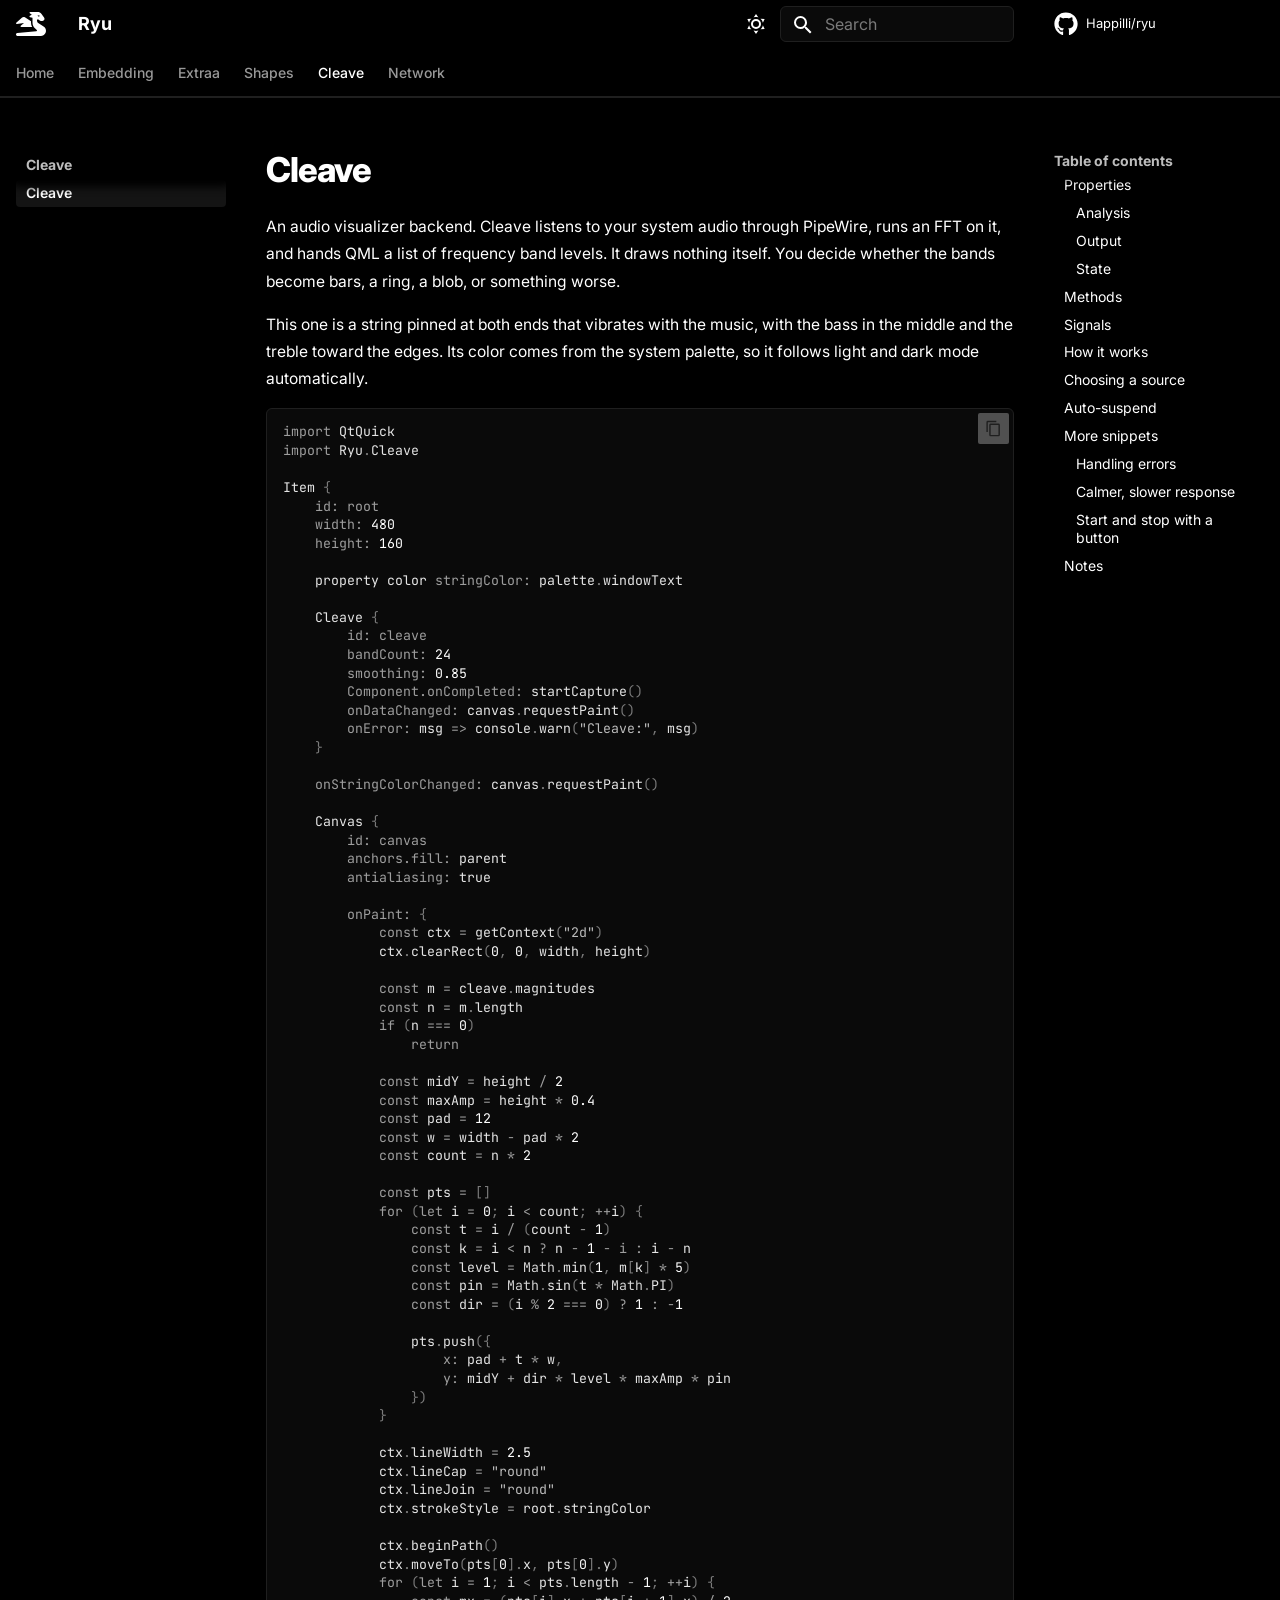
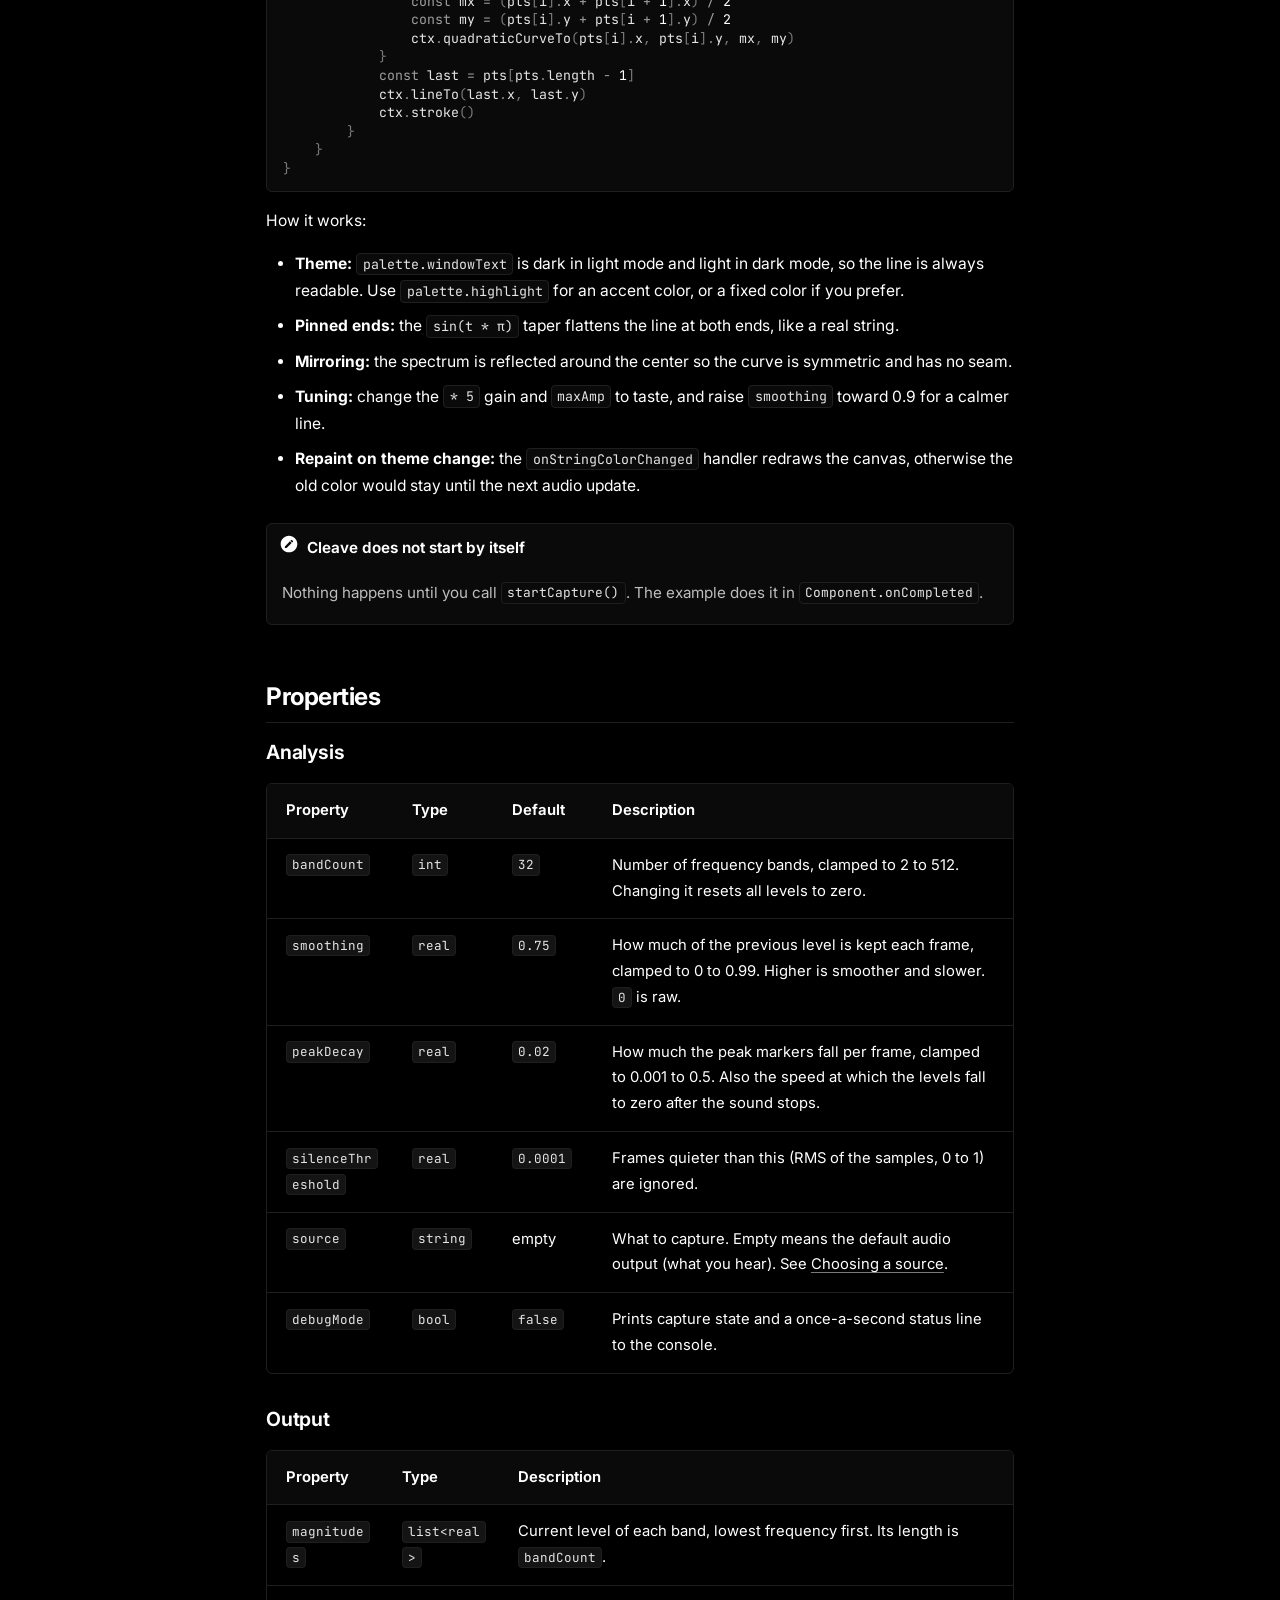
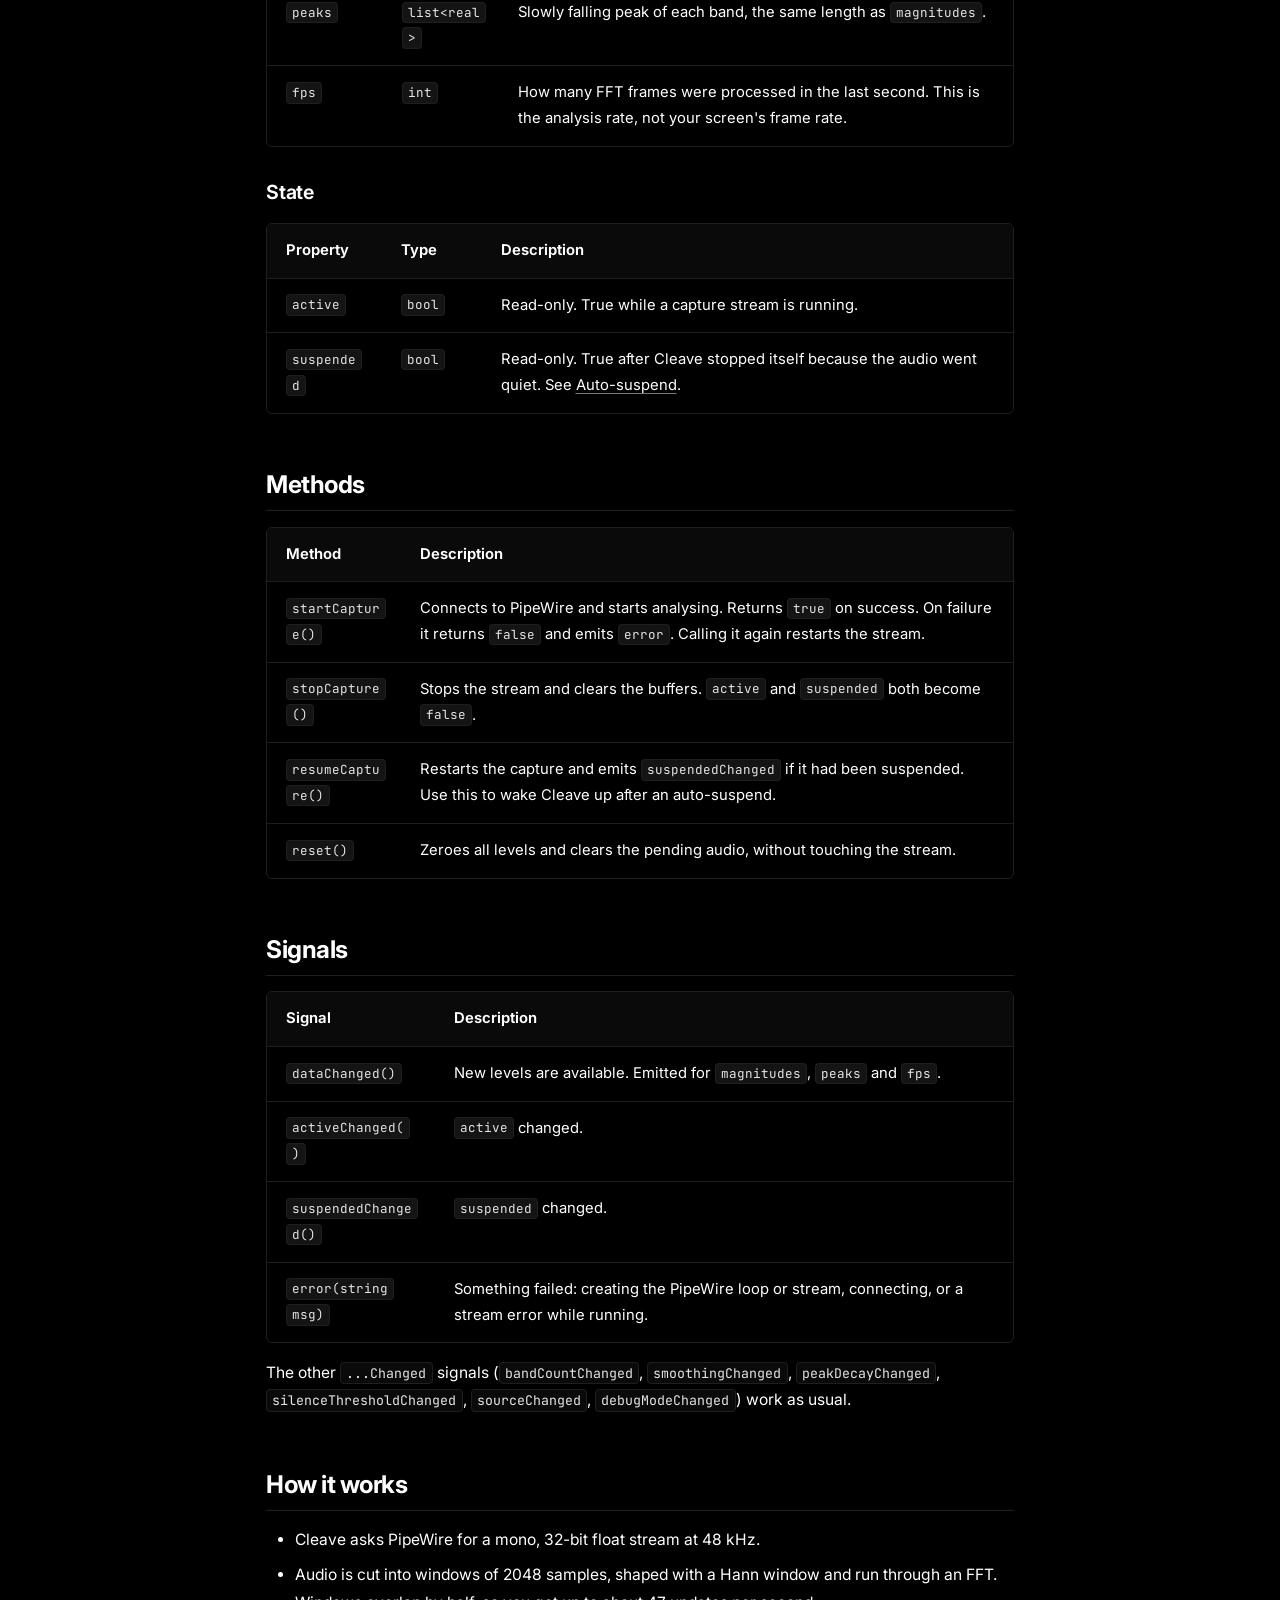
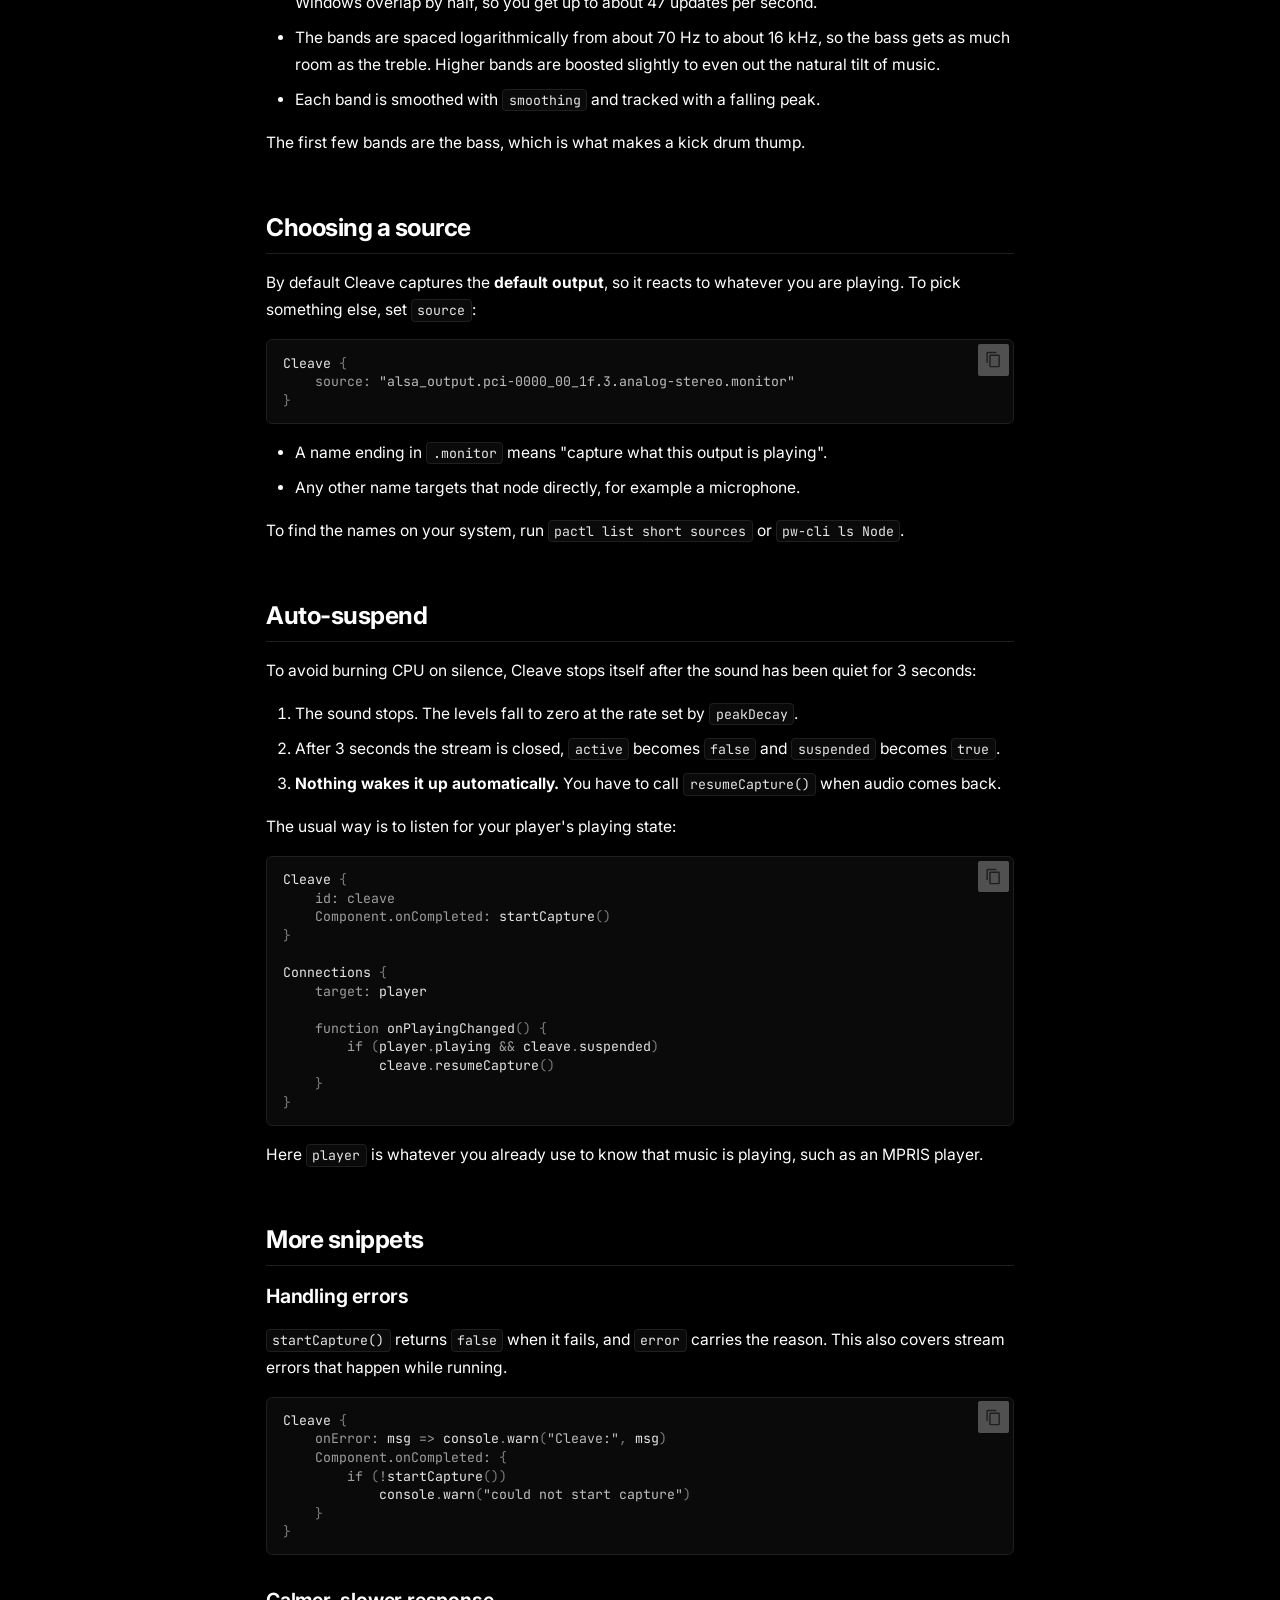
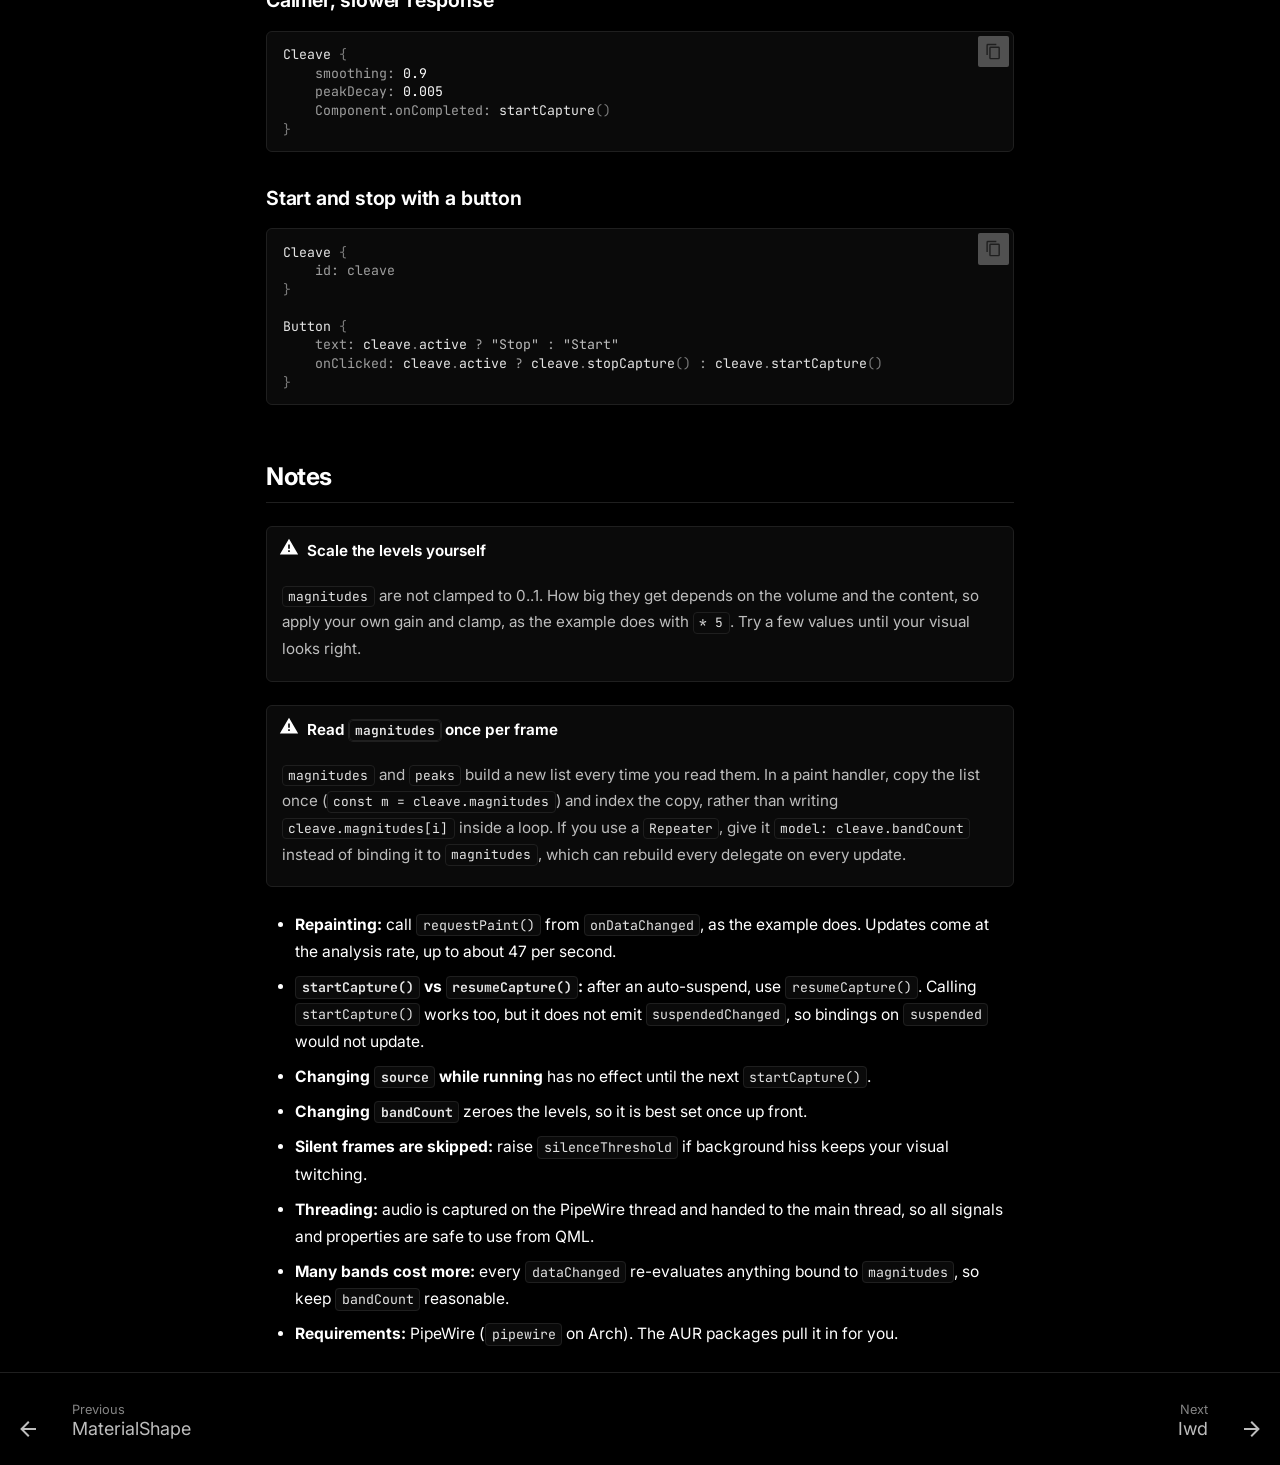
<file: cleave/cleave/index.html>
<!doctype html>
<html lang="en" class="no-js">
  <head>
    
      <meta charset="utf-8">
      <meta name="viewport" content="width=device-width,initial-scale=1">
      
        <meta name="description" content="Material 3 components for Qt 6 and QML">
      
      
      
        <link rel="canonical" href="https://ryu.safalski.ryzn.pro/cleave/cleave/">
      
      
        <link rel="prev" href="../../shapes/material-shape/">
      
      
        <link rel="next" href="../../network/iwd/">
      
      
        
      
      
      <link rel="icon" href="../../dragon.svg">
      <meta name="generator" content="mkdocs-1.6.1, mkdocs-material-9.8.1">
    
    
      
        <title>Cleave - Ryu</title>
      
    
    
      <link rel="stylesheet" href="../../assets/stylesheets/main.57a0d79d.min.css">
      
        
        <link rel="stylesheet" href="../../assets/stylesheets/palette.fb2fffe2.min.css">
      
      


    
    
      
    
    
      
        
        
        <link rel="preconnect" href="https://fonts.gstatic.com" crossorigin>
        <link rel="stylesheet" href="https://fonts.googleapis.com/css?family=Inter:300,300i,400,400i,700,700i%7CJetBrains+Mono:400,400i,700,700i&display=fallback">
        <style>:root{--md-text-font:"Inter";--md-code-font:"JetBrains Mono"}</style>
      
    
    
      <link rel="stylesheet" href="../../stylesheets/extra.css">
    
    <script>__md_scope=new URL("../..",location),__md_hash=e=>[...e].reduce(((e,_)=>(e<<5)-e+_.charCodeAt(0)),0),__md_get=(e,_=localStorage,t=__md_scope)=>JSON.parse(_.getItem(t.pathname+"."+e)),__md_set=(e,_,t=localStorage,a=__md_scope)=>{try{t.setItem(a.pathname+"."+e,JSON.stringify(_))}catch(e){}}</script>
    
      

    
    
  </head>
  
  
    
    
      
    
    
    
    
    <body dir="ltr" data-md-color-scheme="ryu-dark" data-md-color-primary="indigo" data-md-color-accent="indigo">
  
    
    <input class="md-toggle" data-md-toggle="drawer" type="checkbox" id="__drawer" autocomplete="off">
    <input class="md-toggle" data-md-toggle="search" type="checkbox" id="__search" autocomplete="off">
    <label class="md-overlay" for="__drawer"></label>
    <div data-md-component="skip">
      
        
        <a href="#cleave" class="md-skip">
          Skip to content
        </a>
      
    </div>
    <div data-md-component="announce">
      
    </div>
    
    
      

  

<header class="md-header md-header--shadow md-header--lifted" data-md-component="header">
  <nav class="md-header__inner md-grid" aria-label="Header">
    <a href="../.." title="Ryu" class="md-header__button md-logo" aria-label="Ryu" data-md-component="logo">
      
  
  <svg xmlns="http://www.w3.org/2000/svg" viewBox="0 0 640 512"><!--! Font Awesome Free 7.1.0 by @fontawesome - https://fontawesome.com License - https://fontawesome.com/license/free (Icons: CC BY 4.0, Fonts: SIL OFL 1.1, Code: MIT License) Copyright 2025 Fonticons, Inc.--><path d="m352 124.5-51.9-13c-6.5-1.6-11.3-7.1-12-13.8s2.8-13.1 8.7-16.1l40.8-20.4-43.3-32.5c-5.5-4.1-7.8-11.3-5.6-17.9S297.1 0 304 0h160c30.2 0 58.7 14.2 76.8 38.4l57.6 76.8c6.2 8.3 9.6 18.4 9.6 28.8 0 26.5-21.5 48-48 48h-21.5c-17 0-33.3-6.7-45.3-18.7L479.9 160h-32v21.5c0 24.8 12.8 47.9 33.8 61.1l106.6 66.6c32.1 20.1 51.6 55.2 51.6 93.1 0 60.6-49.1 109.8-109.8 109.8L32.3 512c-3.3 0-6.6-.4-9.6-1.4C13.5 507.8 6 501 2.3 492 1 488.7.1 485.1 0 481.3c-.2-3.7.3-7.3 1.3-10.7 2.8-9.2 9.6-16.7 18.6-20.4 3-1.2 6.2-2 9.5-2.2l403.9-36c8.3-.7 14.7-7.7 14.7-16.1 0-4.3-1.7-8.4-4.7-11.4l-44.4-44.4c-30-30-46.9-70.7-46.9-113.1zm160-52.2v-.6zm-1.3 7.4-46.4-11.6q-.3 1.95-.3 3.9c0 13.3 10.7 24 24 24 10.6 0 19.5-6.8 22.7-16.3m-379.8 36.8c16.3-14.5 40.4-16.2 58.5-4.1l130.6 87v27.5c0 32.8 8.4 64.8 24 93H112c-6.7 0-12.7-4.2-15-10.4s-.5-13.3 4.6-17.7l69.4-59.5-152.6 23.5c-7 1.1-13.9-2.6-16.9-9s-1.4-14 3.9-18.8z"/></svg>

    </a>
    <label class="md-header__button md-icon" for="__drawer">
      
      <svg xmlns="http://www.w3.org/2000/svg" viewBox="0 0 24 24"><path d="M3 6h18v2H3zm0 5h18v2H3zm0 5h18v2H3z"/></svg>
    </label>
    <div class="md-header__title" data-md-component="header-title">
      <div class="md-header__ellipsis">
        <div class="md-header__topic">
          <span class="md-ellipsis">
            Ryu
          </span>
        </div>
        <div class="md-header__topic" data-md-component="header-topic">
          <span class="md-ellipsis">
            
              Cleave
            
          </span>
        </div>
      </div>
    </div>
    
      
        <form class="md-header__option" data-md-component="palette">
  
    
    
    
    <input class="md-option" data-md-color-media="" data-md-color-scheme="ryu-dark" data-md-color-primary="indigo" data-md-color-accent="indigo"  aria-label="Switch to light mode"  type="radio" name="__palette" id="__palette_0">
    
      <label class="md-header__button md-icon" title="Switch to light mode" for="__palette_1" hidden>
        <svg xmlns="http://www.w3.org/2000/svg" viewBox="0 0 24 24"><path d="M12 7a5 5 0 0 1 5 5 5 5 0 0 1-5 5 5 5 0 0 1-5-5 5 5 0 0 1 5-5m0 2a3 3 0 0 0-3 3 3 3 0 0 0 3 3 3 3 0 0 0 3-3 3 3 0 0 0-3-3m0-7 2.39 3.42C13.65 5.15 12.84 5 12 5s-1.65.15-2.39.42zM3.34 7l4.16-.35A7.2 7.2 0 0 0 5.94 8.5c-.44.74-.69 1.5-.83 2.29zm.02 10 1.76-3.77a7.131 7.131 0 0 0 2.38 4.14zM20.65 7l-1.77 3.79a7.02 7.02 0 0 0-2.38-4.15zm-.01 10-4.14.36c.59-.51 1.12-1.14 1.54-1.86.42-.73.69-1.5.83-2.29zM12 22l-2.41-3.44c.74.27 1.55.44 2.41.44.82 0 1.63-.17 2.37-.44z"/></svg>
      </label>
    
  
    
    
    
    <input class="md-option" data-md-color-media="" data-md-color-scheme="ryu-light" data-md-color-primary="indigo" data-md-color-accent="indigo"  aria-label="Switch to dark mode"  type="radio" name="__palette" id="__palette_1">
    
      <label class="md-header__button md-icon" title="Switch to dark mode" for="__palette_0" hidden>
        <svg xmlns="http://www.w3.org/2000/svg" viewBox="0 0 24 24"><path d="m17.75 4.09-2.53 1.94.91 3.06-2.63-1.81-2.63 1.81.91-3.06-2.53-1.94L12.44 4l1.06-3 1.06 3zm3.5 6.91-1.64 1.25.59 1.98-1.7-1.17-1.7 1.17.59-1.98L15.75 11l2.06-.05L18.5 9l.69 1.95zm-2.28 4.95c.83-.08 1.72 1.1 1.19 1.85-.32.45-.66.87-1.08 1.27C15.17 23 8.84 23 4.94 19.07c-3.91-3.9-3.91-10.24 0-14.14.4-.4.82-.76 1.27-1.08.75-.53 1.93.36 1.85 1.19-.27 2.86.69 5.83 2.89 8.02a9.96 9.96 0 0 0 8.02 2.89m-1.64 2.02a12.08 12.08 0 0 1-7.8-3.47c-2.17-2.19-3.33-5-3.49-7.82-2.81 3.14-2.7 7.96.31 10.98 3.02 3.01 7.84 3.12 10.98.31"/></svg>
      </label>
    
  
</form>
      
    
    
      <script>var palette=__md_get("__palette");if(palette&&palette.color){if("(prefers-color-scheme)"===palette.color.media){var media=matchMedia("(prefers-color-scheme: light)"),input=document.querySelector(media.matches?"[data-md-color-media='(prefers-color-scheme: light)']":"[data-md-color-media='(prefers-color-scheme: dark)']");palette.color.media=input.getAttribute("data-md-color-media"),palette.color.scheme=input.getAttribute("data-md-color-scheme"),palette.color.primary=input.getAttribute("data-md-color-primary"),palette.color.accent=input.getAttribute("data-md-color-accent")}for(var[key,value]of Object.entries(palette.color))document.body.setAttribute("data-md-color-"+key,value)}</script>
    
    
    
      
      
        <label class="md-header__button md-icon" for="__search">
          
          <svg xmlns="http://www.w3.org/2000/svg" viewBox="0 0 24 24"><path d="M9.5 3A6.5 6.5 0 0 1 16 9.5c0 1.61-.59 3.09-1.56 4.23l.27.27h.79l5 5-1.5 1.5-5-5v-.79l-.27-.27A6.52 6.52 0 0 1 9.5 16 6.5 6.5 0 0 1 3 9.5 6.5 6.5 0 0 1 9.5 3m0 2C7 5 5 7 5 9.5S7 14 9.5 14 14 12 14 9.5 12 5 9.5 5"/></svg>
        </label>
        <div class="md-search" data-md-component="search" role="dialog">
  <label class="md-search__overlay" for="__search"></label>
  <div class="md-search__inner" role="search">
    <form class="md-search__form" name="search">
      <input type="text" class="md-search__input" name="query" aria-label="Search" placeholder="Search" autocapitalize="off" autocorrect="off" autocomplete="off" spellcheck="false" data-md-component="search-query" required>
      <label class="md-search__icon md-icon" for="__search">
        
        <svg xmlns="http://www.w3.org/2000/svg" viewBox="0 0 24 24"><path d="M9.5 3A6.5 6.5 0 0 1 16 9.5c0 1.61-.59 3.09-1.56 4.23l.27.27h.79l5 5-1.5 1.5-5-5v-.79l-.27-.27A6.52 6.52 0 0 1 9.5 16 6.5 6.5 0 0 1 3 9.5 6.5 6.5 0 0 1 9.5 3m0 2C7 5 5 7 5 9.5S7 14 9.5 14 14 12 14 9.5 12 5 9.5 5"/></svg>
        
        <svg xmlns="http://www.w3.org/2000/svg" viewBox="0 0 24 24"><path d="M20 11v2H8l5.5 5.5-1.42 1.42L4.16 12l7.92-7.92L13.5 5.5 8 11z"/></svg>
      </label>
      <nav class="md-search__options" aria-label="Search">
        
        <button type="reset" class="md-search__icon md-icon" title="Clear" aria-label="Clear" tabindex="-1">
          
          <svg xmlns="http://www.w3.org/2000/svg" viewBox="0 0 24 24"><path d="M19 6.41 17.59 5 12 10.59 6.41 5 5 6.41 10.59 12 5 17.59 6.41 19 12 13.41 17.59 19 19 17.59 13.41 12z"/></svg>
        </button>
      </nav>
      
        <div class="md-search__suggest" data-md-component="search-suggest"></div>
      
    </form>
    <div class="md-search__output">
      <div class="md-search__scrollwrap" tabindex="0" data-md-scrollfix>
        <div class="md-search-result" data-md-component="search-result">
          <div class="md-search-result__meta">
            Initializing search
          </div>
          <ol class="md-search-result__list" role="presentation"></ol>
        </div>
      </div>
    </div>
  </div>
</div>
      
    
    
      <div class="md-header__source">
        <a href="https://github.com/Happilli/ryu" title="Go to repository" class="md-source" data-md-component="source">
  <div class="md-source__icon md-icon">
    
    <svg xmlns="http://www.w3.org/2000/svg" viewBox="0 0 512 512"><!--! Font Awesome Free 7.1.0 by @fontawesome - https://fontawesome.com License - https://fontawesome.com/license/free (Icons: CC BY 4.0, Fonts: SIL OFL 1.1, Code: MIT License) Copyright 2025 Fonticons, Inc.--><path d="M173.9 397.4c0 2-2.3 3.6-5.2 3.6-3.3.3-5.6-1.3-5.6-3.6 0-2 2.3-3.6 5.2-3.6 3-.3 5.6 1.3 5.6 3.6m-31.1-4.5c-.7 2 1.3 4.3 4.3 4.9 2.6 1 5.6 0 6.2-2s-1.3-4.3-4.3-5.2c-2.6-.7-5.5.3-6.2 2.3m44.2-1.7c-2.9.7-4.9 2.6-4.6 4.9.3 2 2.9 3.3 5.9 2.6 2.9-.7 4.9-2.6 4.6-4.6-.3-1.9-3-3.2-5.9-2.9M252.8 8C114.1 8 8 113.3 8 252c0 110.9 69.8 205.8 169.5 239.2 12.8 2.3 17.3-5.6 17.3-12.1 0-6.2-.3-40.4-.3-61.4 0 0-70 15-84.7-29.8 0 0-11.4-29.1-27.8-36.6 0 0-22.9-15.7 1.6-15.4 0 0 24.9 2 38.6 25.8 21.9 38.6 58.6 27.5 72.9 20.9 2.3-16 8.8-27.1 16-33.7-55.9-6.2-112.3-14.3-112.3-110.5 0-27.5 7.6-41.3 23.6-58.9-2.6-6.5-11.1-33.3 2.6-67.9 20.9-6.5 69 27 69 27 20-5.6 41.5-8.5 62.8-8.5s42.8 2.9 62.8 8.5c0 0 48.1-33.6 69-27 13.7 34.7 5.2 61.4 2.6 67.9 16 17.7 25.8 31.5 25.8 58.9 0 96.5-58.9 104.2-114.8 110.5 9.2 7.9 17 22.9 17 46.4 0 33.7-.3 75.4-.3 83.6 0 6.5 4.6 14.4 17.3 12.1C436.2 457.8 504 362.9 504 252 504 113.3 391.5 8 252.8 8M105.2 352.9c-1.3 1-1 3.3.7 5.2 1.6 1.6 3.9 2.3 5.2 1 1.3-1 1-3.3-.7-5.2-1.6-1.6-3.9-2.3-5.2-1m-10.8-8.1c-.7 1.3.3 2.9 2.3 3.9 1.6 1 3.6.7 4.3-.7.7-1.3-.3-2.9-2.3-3.9-2-.6-3.6-.3-4.3.7m32.4 35.6c-1.6 1.3-1 4.3 1.3 6.2 2.3 2.3 5.2 2.6 6.5 1 1.3-1.3.7-4.3-1.3-6.2-2.2-2.3-5.2-2.6-6.5-1m-11.4-14.7c-1.6 1-1.6 3.6 0 5.9s4.3 3.3 5.6 2.3c1.6-1.3 1.6-3.9 0-6.2-1.4-2.3-4-3.3-5.6-2"/></svg>
  </div>
  <div class="md-source__repository">
    Happilli/ryu
  </div>
</a>
      </div>
    
  </nav>
  
    
      
<nav class="md-tabs" aria-label="Tabs" data-md-component="tabs">
  <div class="md-grid">
    <ul class="md-tabs__list">
      
        
  
  
  
  
    <li class="md-tabs__item">
      <a href="../.." class="md-tabs__link">
        
  
  
    
  
  Home

      </a>
    </li>
  

      
        
  
  
  
  
    <li class="md-tabs__item">
      <a href="../../embedding/" class="md-tabs__link">
        
  
  
    
  
  Embedding

      </a>
    </li>
  

      
        
  
  
  
  
    
    
      <li class="md-tabs__item">
        <a href="../../extraa/wavy-progress/" class="md-tabs__link">
          
  
  
  Extraa

        </a>
      </li>
    
  

      
        
  
  
  
  
    
    
      <li class="md-tabs__item">
        <a href="../../shapes/material-shape/" class="md-tabs__link">
          
  
  
  Shapes

        </a>
      </li>
    
  

      
        
  
  
  
    
  
  
    
    
      <li class="md-tabs__item md-tabs__item--active">
        <a href="./" class="md-tabs__link">
          
  
  
  Cleave

        </a>
      </li>
    
  

      
        
  
  
  
  
    
    
      <li class="md-tabs__item">
        <a href="../../network/iwd/" class="md-tabs__link">
          
  
  
  Network

        </a>
      </li>
    
  

      
    </ul>
  </div>
</nav>
    
  
</header>
    
    <div class="md-container" data-md-component="container">
      
      
        
      
      <main class="md-main" data-md-component="main">
        <div class="md-main__inner md-grid">
          
            
              
              <div class="md-sidebar md-sidebar--primary" data-md-component="sidebar" data-md-type="navigation" >
                <div class="md-sidebar__scrollwrap">
                  <div class="md-sidebar__inner">
                    


  


<nav class="md-nav md-nav--primary md-nav--lifted" aria-label="Navigation" data-md-level="0">
  <label class="md-nav__title" for="__drawer">
    <a href="../.." title="Ryu" class="md-nav__button md-logo" aria-label="Ryu" data-md-component="logo">
      
  
  <svg xmlns="http://www.w3.org/2000/svg" viewBox="0 0 640 512"><!--! Font Awesome Free 7.1.0 by @fontawesome - https://fontawesome.com License - https://fontawesome.com/license/free (Icons: CC BY 4.0, Fonts: SIL OFL 1.1, Code: MIT License) Copyright 2025 Fonticons, Inc.--><path d="m352 124.5-51.9-13c-6.5-1.6-11.3-7.1-12-13.8s2.8-13.1 8.7-16.1l40.8-20.4-43.3-32.5c-5.5-4.1-7.8-11.3-5.6-17.9S297.1 0 304 0h160c30.2 0 58.7 14.2 76.8 38.4l57.6 76.8c6.2 8.3 9.6 18.4 9.6 28.8 0 26.5-21.5 48-48 48h-21.5c-17 0-33.3-6.7-45.3-18.7L479.9 160h-32v21.5c0 24.8 12.8 47.9 33.8 61.1l106.6 66.6c32.1 20.1 51.6 55.2 51.6 93.1 0 60.6-49.1 109.8-109.8 109.8L32.3 512c-3.3 0-6.6-.4-9.6-1.4C13.5 507.8 6 501 2.3 492 1 488.7.1 485.1 0 481.3c-.2-3.7.3-7.3 1.3-10.7 2.8-9.2 9.6-16.7 18.6-20.4 3-1.2 6.2-2 9.5-2.2l403.9-36c8.3-.7 14.7-7.7 14.7-16.1 0-4.3-1.7-8.4-4.7-11.4l-44.4-44.4c-30-30-46.9-70.7-46.9-113.1zm160-52.2v-.6zm-1.3 7.4-46.4-11.6q-.3 1.95-.3 3.9c0 13.3 10.7 24 24 24 10.6 0 19.5-6.8 22.7-16.3m-379.8 36.8c16.3-14.5 40.4-16.2 58.5-4.1l130.6 87v27.5c0 32.8 8.4 64.8 24 93H112c-6.7 0-12.7-4.2-15-10.4s-.5-13.3 4.6-17.7l69.4-59.5-152.6 23.5c-7 1.1-13.9-2.6-16.9-9s-1.4-14 3.9-18.8z"/></svg>

    </a>
    Ryu
  </label>
  
    <div class="md-nav__source">
      <a href="https://github.com/Happilli/ryu" title="Go to repository" class="md-source" data-md-component="source">
  <div class="md-source__icon md-icon">
    
    <svg xmlns="http://www.w3.org/2000/svg" viewBox="0 0 512 512"><!--! Font Awesome Free 7.1.0 by @fontawesome - https://fontawesome.com License - https://fontawesome.com/license/free (Icons: CC BY 4.0, Fonts: SIL OFL 1.1, Code: MIT License) Copyright 2025 Fonticons, Inc.--><path d="M173.9 397.4c0 2-2.3 3.6-5.2 3.6-3.3.3-5.6-1.3-5.6-3.6 0-2 2.3-3.6 5.2-3.6 3-.3 5.6 1.3 5.6 3.6m-31.1-4.5c-.7 2 1.3 4.3 4.3 4.9 2.6 1 5.6 0 6.2-2s-1.3-4.3-4.3-5.2c-2.6-.7-5.5.3-6.2 2.3m44.2-1.7c-2.9.7-4.9 2.6-4.6 4.9.3 2 2.9 3.3 5.9 2.6 2.9-.7 4.9-2.6 4.6-4.6-.3-1.9-3-3.2-5.9-2.9M252.8 8C114.1 8 8 113.3 8 252c0 110.9 69.8 205.8 169.5 239.2 12.8 2.3 17.3-5.6 17.3-12.1 0-6.2-.3-40.4-.3-61.4 0 0-70 15-84.7-29.8 0 0-11.4-29.1-27.8-36.6 0 0-22.9-15.7 1.6-15.4 0 0 24.9 2 38.6 25.8 21.9 38.6 58.6 27.5 72.9 20.9 2.3-16 8.8-27.1 16-33.7-55.9-6.2-112.3-14.3-112.3-110.5 0-27.5 7.6-41.3 23.6-58.9-2.6-6.5-11.1-33.3 2.6-67.9 20.9-6.5 69 27 69 27 20-5.6 41.5-8.5 62.8-8.5s42.8 2.9 62.8 8.5c0 0 48.1-33.6 69-27 13.7 34.7 5.2 61.4 2.6 67.9 16 17.7 25.8 31.5 25.8 58.9 0 96.5-58.9 104.2-114.8 110.5 9.2 7.9 17 22.9 17 46.4 0 33.7-.3 75.4-.3 83.6 0 6.5 4.6 14.4 17.3 12.1C436.2 457.8 504 362.9 504 252 504 113.3 391.5 8 252.8 8M105.2 352.9c-1.3 1-1 3.3.7 5.2 1.6 1.6 3.9 2.3 5.2 1 1.3-1 1-3.3-.7-5.2-1.6-1.6-3.9-2.3-5.2-1m-10.8-8.1c-.7 1.3.3 2.9 2.3 3.9 1.6 1 3.6.7 4.3-.7.7-1.3-.3-2.9-2.3-3.9-2-.6-3.6-.3-4.3.7m32.4 35.6c-1.6 1.3-1 4.3 1.3 6.2 2.3 2.3 5.2 2.6 6.5 1 1.3-1.3.7-4.3-1.3-6.2-2.2-2.3-5.2-2.6-6.5-1m-11.4-14.7c-1.6 1-1.6 3.6 0 5.9s4.3 3.3 5.6 2.3c1.6-1.3 1.6-3.9 0-6.2-1.4-2.3-4-3.3-5.6-2"/></svg>
  </div>
  <div class="md-source__repository">
    Happilli/ryu
  </div>
</a>
    </div>
  
  <ul class="md-nav__list" data-md-scrollfix>
    
      
      
  
  
  
  
    <li class="md-nav__item">
      <a href="../.." class="md-nav__link">
        
  
  
  <span class="md-ellipsis">
    
  
    Home
  

    
  </span>
  
  

      </a>
    </li>
  

    
      
      
  
  
  
  
    <li class="md-nav__item">
      <a href="../../embedding/" class="md-nav__link">
        
  
  
  <span class="md-ellipsis">
    
  
    Embedding
  

    
  </span>
  
  

      </a>
    </li>
  

    
      
      
  
  
  
  
    
    
    
    
      
      
        
      
    
    
    <li class="md-nav__item md-nav__item--nested">
      
        
        
        <input class="md-nav__toggle md-toggle " type="checkbox" id="__nav_3" >
        
          
          <label class="md-nav__link" for="__nav_3" id="__nav_3_label" tabindex="0">
            
  
  
  <span class="md-ellipsis">
    
  
    Extraa
  

    
  </span>
  
  

            <span class="md-nav__icon md-icon"></span>
          </label>
        
        <nav class="md-nav" data-md-level="1" aria-labelledby="__nav_3_label" aria-expanded="false">
          <label class="md-nav__title" for="__nav_3">
            <span class="md-nav__icon md-icon"></span>
            
  
    Extraa
  

          </label>
          <ul class="md-nav__list" data-md-scrollfix>
            
              
                
  
  
  
  
    <li class="md-nav__item">
      <a href="../../extraa/wavy-progress/" class="md-nav__link">
        
  
  
  <span class="md-ellipsis">
    
  
    WavyProgress
  

    
  </span>
  
  

      </a>
    </li>
  

              
            
              
                
  
  
  
  
    <li class="md-nav__item">
      <a href="../../extraa/material-slider/" class="md-nav__link">
        
  
  
  <span class="md-ellipsis">
    
  
    MaterialSlider
  

    
  </span>
  
  

      </a>
    </li>
  

              
            
              
                
  
  
  
  
    <li class="md-nav__item">
      <a href="../../extraa/material-button-group/" class="md-nav__link">
        
  
  
  <span class="md-ellipsis">
    
  
    MaterialButtonGroup
  

    
  </span>
  
  

      </a>
    </li>
  

              
            
              
                
  
  
  
  
    <li class="md-nav__item">
      <a href="../../extraa/material-search-box/" class="md-nav__link">
        
  
  
  <span class="md-ellipsis">
    
  
    MaterialSearchBox
  

    
  </span>
  
  

      </a>
    </li>
  

              
            
              
                
  
  
  
  
    <li class="md-nav__item">
      <a href="../../extraa/material-menu/" class="md-nav__link">
        
  
  
  <span class="md-ellipsis">
    
  
    MaterialMenu
  

    
  </span>
  
  

      </a>
    </li>
  

              
            
              
                
  
  
  
  
    <li class="md-nav__item">
      <a href="../../extraa/material-list/" class="md-nav__link">
        
  
  
  <span class="md-ellipsis">
    
  
    MaterialList
  

    
  </span>
  
  

      </a>
    </li>
  

              
            
          </ul>
        </nav>
      
    </li>
  

    
      
      
  
  
  
  
    
    
    
    
      
      
        
      
    
    
    <li class="md-nav__item md-nav__item--nested">
      
        
        
        <input class="md-nav__toggle md-toggle " type="checkbox" id="__nav_4" >
        
          
          <label class="md-nav__link" for="__nav_4" id="__nav_4_label" tabindex="0">
            
  
  
  <span class="md-ellipsis">
    
  
    Shapes
  

    
  </span>
  
  

            <span class="md-nav__icon md-icon"></span>
          </label>
        
        <nav class="md-nav" data-md-level="1" aria-labelledby="__nav_4_label" aria-expanded="false">
          <label class="md-nav__title" for="__nav_4">
            <span class="md-nav__icon md-icon"></span>
            
  
    Shapes
  

          </label>
          <ul class="md-nav__list" data-md-scrollfix>
            
              
                
  
  
  
  
    <li class="md-nav__item">
      <a href="../../shapes/material-shape/" class="md-nav__link">
        
  
  
  <span class="md-ellipsis">
    
  
    MaterialShape
  

    
  </span>
  
  

      </a>
    </li>
  

              
            
          </ul>
        </nav>
      
    </li>
  

    
      
      
  
  
    
  
  
  
    
    
    
    
      
        
        
      
      
        
      
    
    
    <li class="md-nav__item md-nav__item--active md-nav__item--section md-nav__item--nested">
      
        
        
        <input class="md-nav__toggle md-toggle " type="checkbox" id="__nav_5" checked>
        
          
          <label class="md-nav__link" for="__nav_5" id="__nav_5_label" tabindex="">
            
  
  
  <span class="md-ellipsis">
    
  
    Cleave
  

    
  </span>
  
  

            <span class="md-nav__icon md-icon"></span>
          </label>
        
        <nav class="md-nav" data-md-level="1" aria-labelledby="__nav_5_label" aria-expanded="true">
          <label class="md-nav__title" for="__nav_5">
            <span class="md-nav__icon md-icon"></span>
            
  
    Cleave
  

          </label>
          <ul class="md-nav__list" data-md-scrollfix>
            
              
                
  
  
    
  
  
  
    <li class="md-nav__item md-nav__item--active">
      
      <input class="md-nav__toggle md-toggle" type="checkbox" id="__toc">
      
      
        
      
      
        <label class="md-nav__link md-nav__link--active" for="__toc">
          
  
  
  <span class="md-ellipsis">
    
  
    Cleave
  

    
  </span>
  
  

          <span class="md-nav__icon md-icon"></span>
        </label>
      
      <a href="./" class="md-nav__link md-nav__link--active">
        
  
  
  <span class="md-ellipsis">
    
  
    Cleave
  

    
  </span>
  
  

      </a>
      
        

<nav class="md-nav md-nav--secondary" aria-label="Table of contents">
  
  
  
    
  
  
    <label class="md-nav__title" for="__toc">
      <span class="md-nav__icon md-icon"></span>
      Table of contents
    </label>
    <ul class="md-nav__list" data-md-component="toc" data-md-scrollfix>
      
        <li class="md-nav__item">
  <a href="#properties" class="md-nav__link">
    <span class="md-ellipsis">
      
        Properties
      
    </span>
  </a>
  
    <nav class="md-nav" aria-label="Properties">
      <ul class="md-nav__list">
        
          <li class="md-nav__item">
  <a href="#analysis" class="md-nav__link">
    <span class="md-ellipsis">
      
        Analysis
      
    </span>
  </a>
  
</li>
        
          <li class="md-nav__item">
  <a href="#output" class="md-nav__link">
    <span class="md-ellipsis">
      
        Output
      
    </span>
  </a>
  
</li>
        
          <li class="md-nav__item">
  <a href="#state" class="md-nav__link">
    <span class="md-ellipsis">
      
        State
      
    </span>
  </a>
  
</li>
        
      </ul>
    </nav>
  
</li>
      
        <li class="md-nav__item">
  <a href="#methods" class="md-nav__link">
    <span class="md-ellipsis">
      
        Methods
      
    </span>
  </a>
  
</li>
      
        <li class="md-nav__item">
  <a href="#signals" class="md-nav__link">
    <span class="md-ellipsis">
      
        Signals
      
    </span>
  </a>
  
</li>
      
        <li class="md-nav__item">
  <a href="#how-it-works" class="md-nav__link">
    <span class="md-ellipsis">
      
        How it works
      
    </span>
  </a>
  
</li>
      
        <li class="md-nav__item">
  <a href="#choosing-a-source" class="md-nav__link">
    <span class="md-ellipsis">
      
        Choosing a source
      
    </span>
  </a>
  
</li>
      
        <li class="md-nav__item">
  <a href="#auto-suspend" class="md-nav__link">
    <span class="md-ellipsis">
      
        Auto-suspend
      
    </span>
  </a>
  
</li>
      
        <li class="md-nav__item">
  <a href="#more-snippets" class="md-nav__link">
    <span class="md-ellipsis">
      
        More snippets
      
    </span>
  </a>
  
    <nav class="md-nav" aria-label="More snippets">
      <ul class="md-nav__list">
        
          <li class="md-nav__item">
  <a href="#handling-errors" class="md-nav__link">
    <span class="md-ellipsis">
      
        Handling errors
      
    </span>
  </a>
  
</li>
        
          <li class="md-nav__item">
  <a href="#calmer-slower-response" class="md-nav__link">
    <span class="md-ellipsis">
      
        Calmer, slower response
      
    </span>
  </a>
  
</li>
        
          <li class="md-nav__item">
  <a href="#start-and-stop-with-a-button" class="md-nav__link">
    <span class="md-ellipsis">
      
        Start and stop with a button
      
    </span>
  </a>
  
</li>
        
      </ul>
    </nav>
  
</li>
      
        <li class="md-nav__item">
  <a href="#notes" class="md-nav__link">
    <span class="md-ellipsis">
      
        Notes
      
    </span>
  </a>
  
</li>
      
    </ul>
  
</nav>
      
    </li>
  

              
            
          </ul>
        </nav>
      
    </li>
  

    
      
      
  
  
  
  
    
    
    
    
      
      
        
      
    
    
    <li class="md-nav__item md-nav__item--nested">
      
        
        
        <input class="md-nav__toggle md-toggle " type="checkbox" id="__nav_6" >
        
          
          <label class="md-nav__link" for="__nav_6" id="__nav_6_label" tabindex="0">
            
  
  
  <span class="md-ellipsis">
    
  
    Network
  

    
  </span>
  
  

            <span class="md-nav__icon md-icon"></span>
          </label>
        
        <nav class="md-nav" data-md-level="1" aria-labelledby="__nav_6_label" aria-expanded="false">
          <label class="md-nav__title" for="__nav_6">
            <span class="md-nav__icon md-icon"></span>
            
  
    Network
  

          </label>
          <ul class="md-nav__list" data-md-scrollfix>
            
              
                
  
  
  
  
    <li class="md-nav__item">
      <a href="../../network/iwd/" class="md-nav__link">
        
  
  
  <span class="md-ellipsis">
    
  
    Iwd
  

    
  </span>
  
  

      </a>
    </li>
  

              
            
          </ul>
        </nav>
      
    </li>
  

    
  </ul>
</nav>
                  </div>
                </div>
              </div>
            
            
              
              <div class="md-sidebar md-sidebar--secondary" data-md-component="sidebar" data-md-type="toc" >
                <div class="md-sidebar__scrollwrap">
                  <div class="md-sidebar__inner">
                    

<nav class="md-nav md-nav--secondary" aria-label="Table of contents">
  
  
  
    
  
  
    <label class="md-nav__title" for="__toc">
      <span class="md-nav__icon md-icon"></span>
      Table of contents
    </label>
    <ul class="md-nav__list" data-md-component="toc" data-md-scrollfix>
      
        <li class="md-nav__item">
  <a href="#properties" class="md-nav__link">
    <span class="md-ellipsis">
      
        Properties
      
    </span>
  </a>
  
    <nav class="md-nav" aria-label="Properties">
      <ul class="md-nav__list">
        
          <li class="md-nav__item">
  <a href="#analysis" class="md-nav__link">
    <span class="md-ellipsis">
      
        Analysis
      
    </span>
  </a>
  
</li>
        
          <li class="md-nav__item">
  <a href="#output" class="md-nav__link">
    <span class="md-ellipsis">
      
        Output
      
    </span>
  </a>
  
</li>
        
          <li class="md-nav__item">
  <a href="#state" class="md-nav__link">
    <span class="md-ellipsis">
      
        State
      
    </span>
  </a>
  
</li>
        
      </ul>
    </nav>
  
</li>
      
        <li class="md-nav__item">
  <a href="#methods" class="md-nav__link">
    <span class="md-ellipsis">
      
        Methods
      
    </span>
  </a>
  
</li>
      
        <li class="md-nav__item">
  <a href="#signals" class="md-nav__link">
    <span class="md-ellipsis">
      
        Signals
      
    </span>
  </a>
  
</li>
      
        <li class="md-nav__item">
  <a href="#how-it-works" class="md-nav__link">
    <span class="md-ellipsis">
      
        How it works
      
    </span>
  </a>
  
</li>
      
        <li class="md-nav__item">
  <a href="#choosing-a-source" class="md-nav__link">
    <span class="md-ellipsis">
      
        Choosing a source
      
    </span>
  </a>
  
</li>
      
        <li class="md-nav__item">
  <a href="#auto-suspend" class="md-nav__link">
    <span class="md-ellipsis">
      
        Auto-suspend
      
    </span>
  </a>
  
</li>
      
        <li class="md-nav__item">
  <a href="#more-snippets" class="md-nav__link">
    <span class="md-ellipsis">
      
        More snippets
      
    </span>
  </a>
  
    <nav class="md-nav" aria-label="More snippets">
      <ul class="md-nav__list">
        
          <li class="md-nav__item">
  <a href="#handling-errors" class="md-nav__link">
    <span class="md-ellipsis">
      
        Handling errors
      
    </span>
  </a>
  
</li>
        
          <li class="md-nav__item">
  <a href="#calmer-slower-response" class="md-nav__link">
    <span class="md-ellipsis">
      
        Calmer, slower response
      
    </span>
  </a>
  
</li>
        
          <li class="md-nav__item">
  <a href="#start-and-stop-with-a-button" class="md-nav__link">
    <span class="md-ellipsis">
      
        Start and stop with a button
      
    </span>
  </a>
  
</li>
        
      </ul>
    </nav>
  
</li>
      
        <li class="md-nav__item">
  <a href="#notes" class="md-nav__link">
    <span class="md-ellipsis">
      
        Notes
      
    </span>
  </a>
  
</li>
      
    </ul>
  
</nav>
                  </div>
                </div>
              </div>
            
          
          
            <div class="md-content" data-md-component="content">
              
              <article class="md-content__inner md-typeset">
                
                  


  
  


<h1 id="cleave">Cleave<a class="headerlink" href="#cleave" title="Permanent link">&para;</a></h1>
<p>An audio visualizer backend. Cleave listens to your system audio through PipeWire, runs an FFT on it, and hands QML a list of frequency band levels. It draws nothing itself. You decide whether the bands become bars, a ring, a blob, or something worse.</p>
<p>This one is a string pinned at both ends that vibrates with the music, with the bass in the middle and the treble toward the edges. Its color comes from the system palette, so it follows light and dark mode automatically.</p>
<div class="highlight"><pre><span></span><code><span class="kr">import</span> <span class="nx">QtQuick</span>
<span class="kr">import</span> <span class="nx">Ryu</span><span class="p">.</span><span class="nx">Cleave</span>

<span class="nx">Item</span> <span class="p">{</span>
    <span class="kd">id: root</span>
    <span class="k">width:</span> <span class="mi">480</span>
    <span class="k">height:</span> <span class="mi">160</span>

    <span class="nx">property</span> <span class="nx">color</span> <span class="k">stringColor:</span> <span class="nx">palette</span><span class="p">.</span><span class="nx">windowText</span>

    <span class="nx">Cleave</span> <span class="p">{</span>
        <span class="kd">id: cleave</span>
        <span class="k">bandCount:</span> <span class="mi">24</span>
        <span class="k">smoothing:</span> <span class="mf">0.85</span>
        <span class="k">Component.onCompleted:</span> <span class="nx">startCapture</span><span class="p">()</span>
        <span class="k">onDataChanged:</span> <span class="nx">canvas</span><span class="p">.</span><span class="nx">requestPaint</span><span class="p">()</span>
        <span class="k">onError:</span> <span class="nx">msg</span> <span class="o">=&gt;</span> <span class="nx">console</span><span class="p">.</span><span class="nx">warn</span><span class="p">(</span><span class="s2">"Cleave:"</span><span class="p">,</span> <span class="nx">msg</span><span class="p">)</span>
    <span class="p">}</span>

    <span class="k">onStringColorChanged:</span> <span class="nx">canvas</span><span class="p">.</span><span class="nx">requestPaint</span><span class="p">()</span>

    <span class="nx">Canvas</span> <span class="p">{</span>
        <span class="kd">id: canvas</span>
        <span class="k">anchors.fill:</span> <span class="nx">parent</span>
        <span class="k">antialiasing:</span> <span class="kc">true</span>

        <span class="k">onPaint:</span> <span class="p">{</span>
            <span class="kr">const</span> <span class="nx">ctx</span> <span class="o">=</span> <span class="nx">getContext</span><span class="p">(</span><span class="s2">"2d"</span><span class="p">)</span>
            <span class="nx">ctx</span><span class="p">.</span><span class="nx">clearRect</span><span class="p">(</span><span class="mi">0</span><span class="p">,</span> <span class="mi">0</span><span class="p">,</span> <span class="nx">width</span><span class="p">,</span> <span class="nx">height</span><span class="p">)</span>

            <span class="kr">const</span> <span class="nx">m</span> <span class="o">=</span> <span class="nx">cleave</span><span class="p">.</span><span class="nx">magnitudes</span>
            <span class="kr">const</span> <span class="nx">n</span> <span class="o">=</span> <span class="nx">m</span><span class="p">.</span><span class="nx">length</span>
            <span class="k">if</span> <span class="p">(</span><span class="nx">n</span> <span class="o">===</span> <span class="mi">0</span><span class="p">)</span>
                <span class="k">return</span>

            <span class="kr">const</span> <span class="nx">midY</span> <span class="o">=</span> <span class="nx">height</span> <span class="o">/</span> <span class="mi">2</span>
            <span class="kr">const</span> <span class="nx">maxAmp</span> <span class="o">=</span> <span class="nx">height</span> <span class="o">*</span> <span class="mf">0.4</span>
            <span class="kr">const</span> <span class="nx">pad</span> <span class="o">=</span> <span class="mi">12</span>
            <span class="kr">const</span> <span class="nx">w</span> <span class="o">=</span> <span class="nx">width</span> <span class="o">-</span> <span class="nx">pad</span> <span class="o">*</span> <span class="mi">2</span>
            <span class="kr">const</span> <span class="nx">count</span> <span class="o">=</span> <span class="nx">n</span> <span class="o">*</span> <span class="mi">2</span>

            <span class="kr">const</span> <span class="nx">pts</span> <span class="o">=</span> <span class="p">[]</span>
            <span class="k">for</span> <span class="p">(</span><span class="kd">let</span> <span class="nx">i</span> <span class="o">=</span> <span class="mi">0</span><span class="p">;</span> <span class="nx">i</span> <span class="o">&lt;</span> <span class="nx">count</span><span class="p">;</span> <span class="o">++</span><span class="nx">i</span><span class="p">)</span> <span class="p">{</span>
                <span class="kr">const</span> <span class="nx">t</span> <span class="o">=</span> <span class="nx">i</span> <span class="o">/</span> <span class="p">(</span><span class="nx">count</span> <span class="o">-</span> <span class="mi">1</span><span class="p">)</span>
                <span class="kr">const</span> <span class="nx">k</span> <span class="o">=</span> <span class="nx">i</span> <span class="o">&lt;</span> <span class="nx">n</span> <span class="o">?</span> <span class="nx">n</span> <span class="o">-</span> <span class="mi">1</span> <span class="o">-</span> <span class="k">i :</span> <span class="nx">i</span> <span class="o">-</span> <span class="nx">n</span>
                <span class="kr">const</span> <span class="nx">level</span> <span class="o">=</span> <span class="nb">Math</span><span class="p">.</span><span class="nx">min</span><span class="p">(</span><span class="mi">1</span><span class="p">,</span> <span class="nx">m</span><span class="p">[</span><span class="nx">k</span><span class="p">]</span> <span class="o">*</span> <span class="mi">5</span><span class="p">)</span>
                <span class="kr">const</span> <span class="nx">pin</span> <span class="o">=</span> <span class="nb">Math</span><span class="p">.</span><span class="nx">sin</span><span class="p">(</span><span class="nx">t</span> <span class="o">*</span> <span class="nb">Math</span><span class="p">.</span><span class="nx">PI</span><span class="p">)</span>
                <span class="kr">const</span> <span class="nx">dir</span> <span class="o">=</span> <span class="p">(</span><span class="nx">i</span> <span class="o">%</span> <span class="mi">2</span> <span class="o">===</span> <span class="mi">0</span><span class="p">)</span> <span class="o">?</span> <span class="mi">1</span> <span class="o">:</span> <span class="o">-</span><span class="mi">1</span>

                <span class="nx">pts</span><span class="p">.</span><span class="nx">push</span><span class="p">({</span>
                    <span class="k">x:</span> <span class="nx">pad</span> <span class="o">+</span> <span class="nx">t</span> <span class="o">*</span> <span class="nx">w</span><span class="p">,</span>
                    <span class="k">y:</span> <span class="nx">midY</span> <span class="o">+</span> <span class="nx">dir</span> <span class="o">*</span> <span class="nx">level</span> <span class="o">*</span> <span class="nx">maxAmp</span> <span class="o">*</span> <span class="nx">pin</span>
                <span class="p">})</span>
            <span class="p">}</span>

            <span class="nx">ctx</span><span class="p">.</span><span class="nx">lineWidth</span> <span class="o">=</span> <span class="mf">2.5</span>
            <span class="nx">ctx</span><span class="p">.</span><span class="nx">lineCap</span> <span class="o">=</span> <span class="s2">"round"</span>
            <span class="nx">ctx</span><span class="p">.</span><span class="nx">lineJoin</span> <span class="o">=</span> <span class="s2">"round"</span>
            <span class="nx">ctx</span><span class="p">.</span><span class="nx">strokeStyle</span> <span class="o">=</span> <span class="nx">root</span><span class="p">.</span><span class="nx">stringColor</span>

            <span class="nx">ctx</span><span class="p">.</span><span class="nx">beginPath</span><span class="p">()</span>
            <span class="nx">ctx</span><span class="p">.</span><span class="nx">moveTo</span><span class="p">(</span><span class="nx">pts</span><span class="p">[</span><span class="mi">0</span><span class="p">].</span><span class="nx">x</span><span class="p">,</span> <span class="nx">pts</span><span class="p">[</span><span class="mi">0</span><span class="p">].</span><span class="nx">y</span><span class="p">)</span>
            <span class="k">for</span> <span class="p">(</span><span class="kd">let</span> <span class="nx">i</span> <span class="o">=</span> <span class="mi">1</span><span class="p">;</span> <span class="nx">i</span> <span class="o">&lt;</span> <span class="nx">pts</span><span class="p">.</span><span class="nx">length</span> <span class="o">-</span> <span class="mi">1</span><span class="p">;</span> <span class="o">++</span><span class="nx">i</span><span class="p">)</span> <span class="p">{</span>
                <span class="kr">const</span> <span class="nx">mx</span> <span class="o">=</span> <span class="p">(</span><span class="nx">pts</span><span class="p">[</span><span class="nx">i</span><span class="p">].</span><span class="nx">x</span> <span class="o">+</span> <span class="nx">pts</span><span class="p">[</span><span class="nx">i</span> <span class="o">+</span> <span class="mi">1</span><span class="p">].</span><span class="nx">x</span><span class="p">)</span> <span class="o">/</span> <span class="mi">2</span>
                <span class="kr">const</span> <span class="nx">my</span> <span class="o">=</span> <span class="p">(</span><span class="nx">pts</span><span class="p">[</span><span class="nx">i</span><span class="p">].</span><span class="nx">y</span> <span class="o">+</span> <span class="nx">pts</span><span class="p">[</span><span class="nx">i</span> <span class="o">+</span> <span class="mi">1</span><span class="p">].</span><span class="nx">y</span><span class="p">)</span> <span class="o">/</span> <span class="mi">2</span>
                <span class="nx">ctx</span><span class="p">.</span><span class="nx">quadraticCurveTo</span><span class="p">(</span><span class="nx">pts</span><span class="p">[</span><span class="nx">i</span><span class="p">].</span><span class="nx">x</span><span class="p">,</span> <span class="nx">pts</span><span class="p">[</span><span class="nx">i</span><span class="p">].</span><span class="nx">y</span><span class="p">,</span> <span class="nx">mx</span><span class="p">,</span> <span class="nx">my</span><span class="p">)</span>
            <span class="p">}</span>
            <span class="kr">const</span> <span class="nx">last</span> <span class="o">=</span> <span class="nx">pts</span><span class="p">[</span><span class="nx">pts</span><span class="p">.</span><span class="nx">length</span> <span class="o">-</span> <span class="mi">1</span><span class="p">]</span>
            <span class="nx">ctx</span><span class="p">.</span><span class="nx">lineTo</span><span class="p">(</span><span class="nx">last</span><span class="p">.</span><span class="nx">x</span><span class="p">,</span> <span class="nx">last</span><span class="p">.</span><span class="nx">y</span><span class="p">)</span>
            <span class="nx">ctx</span><span class="p">.</span><span class="nx">stroke</span><span class="p">()</span>
        <span class="p">}</span>
    <span class="p">}</span>
<span class="p">}</span>
</code></pre></div>
<p>How it works:</p>
<ul>
<li><strong>Theme:</strong> <code>palette.windowText</code> is dark in light mode and light in dark mode, so the line is always readable. Use <code>palette.highlight</code> for an accent color, or a fixed color if you prefer.</li>
<li><strong>Pinned ends:</strong> the <code>sin(t * π)</code> taper flattens the line at both ends, like a real string.</li>
<li><strong>Mirroring:</strong> the spectrum is reflected around the center so the curve is symmetric and has no seam.</li>
<li><strong>Tuning:</strong> change the <code>* 5</code> gain and <code>maxAmp</code> to taste, and raise <code>smoothing</code> toward 0.9 for a calmer line.</li>
<li><strong>Repaint on theme change:</strong> the <code>onStringColorChanged</code> handler redraws the canvas, otherwise the old color would stay until the next audio update.</li>
</ul>
<div class="admonition note">
<p class="admonition-title">Cleave does not start by itself</p>
<p>Nothing happens until you call <code>startCapture()</code>. The example does it in <code>Component.onCompleted</code>.</p>
</div>
<h2 id="properties">Properties<a class="headerlink" href="#properties" title="Permanent link">&para;</a></h2>
<h3 id="analysis">Analysis<a class="headerlink" href="#analysis" title="Permanent link">&para;</a></h3>
<table>
<thead>
<tr>
<th>Property</th>
<th>Type</th>
<th>Default</th>
<th>Description</th>
</tr>
</thead>
<tbody>
<tr>
<td><code>bandCount</code></td>
<td><code>int</code></td>
<td><code>32</code></td>
<td>Number of frequency bands, clamped to 2 to 512. Changing it resets all levels to zero.</td>
</tr>
<tr>
<td><code>smoothing</code></td>
<td><code>real</code></td>
<td><code>0.75</code></td>
<td>How much of the previous level is kept each frame, clamped to 0 to 0.99. Higher is smoother and slower. <code>0</code> is raw.</td>
</tr>
<tr>
<td><code>peakDecay</code></td>
<td><code>real</code></td>
<td><code>0.02</code></td>
<td>How much the peak markers fall per frame, clamped to 0.001 to 0.5. Also the speed at which the levels fall to zero after the sound stops.</td>
</tr>
<tr>
<td><code>silenceThreshold</code></td>
<td><code>real</code></td>
<td><code>0.0001</code></td>
<td>Frames quieter than this (RMS of the samples, 0 to 1) are ignored.</td>
</tr>
<tr>
<td><code>source</code></td>
<td><code>string</code></td>
<td>empty</td>
<td>What to capture. Empty means the default audio output (what you hear). See <a href="#choosing-a-source">Choosing a source</a>.</td>
</tr>
<tr>
<td><code>debugMode</code></td>
<td><code>bool</code></td>
<td><code>false</code></td>
<td>Prints capture state and a once-a-second status line to the console.</td>
</tr>
</tbody>
</table>
<h3 id="output">Output<a class="headerlink" href="#output" title="Permanent link">&para;</a></h3>
<table>
<thead>
<tr>
<th>Property</th>
<th>Type</th>
<th>Description</th>
</tr>
</thead>
<tbody>
<tr>
<td><code>magnitudes</code></td>
<td><code>list&lt;real&gt;</code></td>
<td>Current level of each band, lowest frequency first. Its length is <code>bandCount</code>.</td>
</tr>
<tr>
<td><code>peaks</code></td>
<td><code>list&lt;real&gt;</code></td>
<td>Slowly falling peak of each band, the same length as <code>magnitudes</code>.</td>
</tr>
<tr>
<td><code>fps</code></td>
<td><code>int</code></td>
<td>How many FFT frames were processed in the last second. This is the analysis rate, not your screen's frame rate.</td>
</tr>
</tbody>
</table>
<h3 id="state">State<a class="headerlink" href="#state" title="Permanent link">&para;</a></h3>
<table>
<thead>
<tr>
<th>Property</th>
<th>Type</th>
<th>Description</th>
</tr>
</thead>
<tbody>
<tr>
<td><code>active</code></td>
<td><code>bool</code></td>
<td>Read-only. True while a capture stream is running.</td>
</tr>
<tr>
<td><code>suspended</code></td>
<td><code>bool</code></td>
<td>Read-only. True after Cleave stopped itself because the audio went quiet. See <a href="#auto-suspend">Auto-suspend</a>.</td>
</tr>
</tbody>
</table>
<h2 id="methods">Methods<a class="headerlink" href="#methods" title="Permanent link">&para;</a></h2>
<table>
<thead>
<tr>
<th>Method</th>
<th>Description</th>
</tr>
</thead>
<tbody>
<tr>
<td><code>startCapture()</code></td>
<td>Connects to PipeWire and starts analysing. Returns <code>true</code> on success. On failure it returns <code>false</code> and emits <code>error</code>. Calling it again restarts the stream.</td>
</tr>
<tr>
<td><code>stopCapture()</code></td>
<td>Stops the stream and clears the buffers. <code>active</code> and <code>suspended</code> both become <code>false</code>.</td>
</tr>
<tr>
<td><code>resumeCapture()</code></td>
<td>Restarts the capture and emits <code>suspendedChanged</code> if it had been suspended. Use this to wake Cleave up after an auto-suspend.</td>
</tr>
<tr>
<td><code>reset()</code></td>
<td>Zeroes all levels and clears the pending audio, without touching the stream.</td>
</tr>
</tbody>
</table>
<h2 id="signals">Signals<a class="headerlink" href="#signals" title="Permanent link">&para;</a></h2>
<table>
<thead>
<tr>
<th>Signal</th>
<th>Description</th>
</tr>
</thead>
<tbody>
<tr>
<td><code>dataChanged()</code></td>
<td>New levels are available. Emitted for <code>magnitudes</code>, <code>peaks</code> and <code>fps</code>.</td>
</tr>
<tr>
<td><code>activeChanged()</code></td>
<td><code>active</code> changed.</td>
</tr>
<tr>
<td><code>suspendedChanged()</code></td>
<td><code>suspended</code> changed.</td>
</tr>
<tr>
<td><code>error(string msg)</code></td>
<td>Something failed: creating the PipeWire loop or stream, connecting, or a stream error while running.</td>
</tr>
</tbody>
</table>
<p>The other <code>...Changed</code> signals (<code>bandCountChanged</code>, <code>smoothingChanged</code>, <code>peakDecayChanged</code>, <code>silenceThresholdChanged</code>, <code>sourceChanged</code>, <code>debugModeChanged</code>) work as usual.</p>
<h2 id="how-it-works">How it works<a class="headerlink" href="#how-it-works" title="Permanent link">&para;</a></h2>
<ul>
<li>Cleave asks PipeWire for a mono, 32-bit float stream at 48 kHz.</li>
<li>Audio is cut into windows of 2048 samples, shaped with a Hann window and run through an FFT. Windows overlap by half, so you get up to about 47 updates per second.</li>
<li>The bands are spaced logarithmically from about 70 Hz to about 16 kHz, so the bass gets as much room as the treble. Higher bands are boosted slightly to even out the natural tilt of music.</li>
<li>Each band is smoothed with <code>smoothing</code> and tracked with a falling peak.</li>
</ul>
<p>The first few bands are the bass, which is what makes a kick drum thump.</p>
<h2 id="choosing-a-source">Choosing a source<a class="headerlink" href="#choosing-a-source" title="Permanent link">&para;</a></h2>
<p>By default Cleave captures the <strong>default output</strong>, so it reacts to whatever you are playing. To pick something else, set <code>source</code>:</p>
<div class="highlight"><pre><span></span><code><span class="nx">Cleave</span> <span class="p">{</span>
    <span class="k">source:</span> <span class="s2">"alsa_output.pci-0000_00_1f.3.analog-stereo.monitor"</span>
<span class="p">}</span>
</code></pre></div>
<ul>
<li>A name ending in <code>.monitor</code> means "capture what this output is playing".</li>
<li>Any other name targets that node directly, for example a microphone.</li>
</ul>
<p>To find the names on your system, run <code>pactl list short sources</code> or <code>pw-cli ls Node</code>.</p>
<h2 id="auto-suspend">Auto-suspend<a class="headerlink" href="#auto-suspend" title="Permanent link">&para;</a></h2>
<p>To avoid burning CPU on silence, Cleave stops itself after the sound has been quiet for 3 seconds:</p>
<ol>
<li>The sound stops. The levels fall to zero at the rate set by <code>peakDecay</code>.</li>
<li>After 3 seconds the stream is closed, <code>active</code> becomes <code>false</code> and <code>suspended</code> becomes <code>true</code>.</li>
<li><strong>Nothing wakes it up automatically.</strong> You have to call <code>resumeCapture()</code> when audio comes back.</li>
</ol>
<p>The usual way is to listen for your player's playing state:</p>
<div class="highlight"><pre><span></span><code><span class="nx">Cleave</span> <span class="p">{</span>
    <span class="kd">id: cleave</span>
    <span class="k">Component.onCompleted:</span> <span class="nx">startCapture</span><span class="p">()</span>
<span class="p">}</span>

<span class="nx">Connections</span> <span class="p">{</span>
    <span class="k">target:</span> <span class="nx">player</span>

    <span class="kd">function</span> <span class="nx">onPlayingChanged</span><span class="p">()</span> <span class="p">{</span>
        <span class="k">if</span> <span class="p">(</span><span class="nx">player</span><span class="p">.</span><span class="nx">playing</span> <span class="o">&amp;&amp;</span> <span class="nx">cleave</span><span class="p">.</span><span class="nx">suspended</span><span class="p">)</span>
            <span class="nx">cleave</span><span class="p">.</span><span class="nx">resumeCapture</span><span class="p">()</span>
    <span class="p">}</span>
<span class="p">}</span>
</code></pre></div>
<p>Here <code>player</code> is whatever you already use to know that music is playing, such as an MPRIS player.</p>
<h2 id="more-snippets">More snippets<a class="headerlink" href="#more-snippets" title="Permanent link">&para;</a></h2>
<h3 id="handling-errors">Handling errors<a class="headerlink" href="#handling-errors" title="Permanent link">&para;</a></h3>
<p><code>startCapture()</code> returns <code>false</code> when it fails, and <code>error</code> carries the reason. This also covers stream errors that happen while running.</p>
<div class="highlight"><pre><span></span><code><span class="nx">Cleave</span> <span class="p">{</span>
    <span class="k">onError:</span> <span class="nx">msg</span> <span class="o">=&gt;</span> <span class="nx">console</span><span class="p">.</span><span class="nx">warn</span><span class="p">(</span><span class="s2">"Cleave:"</span><span class="p">,</span> <span class="nx">msg</span><span class="p">)</span>
    <span class="k">Component.onCompleted:</span> <span class="p">{</span>
        <span class="k">if</span> <span class="p">(</span><span class="o">!</span><span class="nx">startCapture</span><span class="p">())</span>
            <span class="nx">console</span><span class="p">.</span><span class="nx">warn</span><span class="p">(</span><span class="s2">"could not start capture"</span><span class="p">)</span>
    <span class="p">}</span>
<span class="p">}</span>
</code></pre></div>
<h3 id="calmer-slower-response">Calmer, slower response<a class="headerlink" href="#calmer-slower-response" title="Permanent link">&para;</a></h3>
<div class="highlight"><pre><span></span><code><span class="nx">Cleave</span> <span class="p">{</span>
    <span class="k">smoothing:</span> <span class="mf">0.9</span>
    <span class="k">peakDecay:</span> <span class="mf">0.005</span>
    <span class="k">Component.onCompleted:</span> <span class="nx">startCapture</span><span class="p">()</span>
<span class="p">}</span>
</code></pre></div>
<h3 id="start-and-stop-with-a-button">Start and stop with a button<a class="headerlink" href="#start-and-stop-with-a-button" title="Permanent link">&para;</a></h3>
<div class="highlight"><pre><span></span><code><span class="nx">Cleave</span> <span class="p">{</span>
    <span class="kd">id: cleave</span>
<span class="p">}</span>

<span class="nx">Button</span> <span class="p">{</span>
    <span class="k">text:</span> <span class="nx">cleave</span><span class="p">.</span><span class="nx">active</span> <span class="o">?</span> <span class="s2">"Stop"</span> <span class="o">:</span> <span class="s2">"Start"</span>
    <span class="k">onClicked:</span> <span class="nx">cleave</span><span class="p">.</span><span class="nx">active</span> <span class="o">?</span> <span class="nx">cleave</span><span class="p">.</span><span class="nx">stopCapture</span><span class="p">()</span> <span class="o">:</span> <span class="nx">cleave</span><span class="p">.</span><span class="nx">startCapture</span><span class="p">()</span>
<span class="p">}</span>
</code></pre></div>
<h2 id="notes">Notes<a class="headerlink" href="#notes" title="Permanent link">&para;</a></h2>
<div class="admonition warning">
<p class="admonition-title">Scale the levels yourself</p>
<p><code>magnitudes</code> are not clamped to 0..1. How big they get depends on the volume and the content, so apply your own gain and clamp, as the example does with <code>* 5</code>. Try a few values until your visual looks right.</p>
</div>
<div class="admonition warning">
<p class="admonition-title">Read <code>magnitudes</code> once per frame</p>
<p><code>magnitudes</code> and <code>peaks</code> build a new list every time you read them. In a paint handler, copy the list once (<code>const m = cleave.magnitudes</code>) and index the copy, rather than writing <code>cleave.magnitudes[i]</code> inside a loop. If you use a <code>Repeater</code>, give it <code>model: cleave.bandCount</code> instead of binding it to <code>magnitudes</code>, which can rebuild every delegate on every update.</p>
</div>
<ul>
<li><strong>Repainting:</strong> call <code>requestPaint()</code> from <code>onDataChanged</code>, as the example does. Updates come at the analysis rate, up to about 47 per second.</li>
<li><strong><code>startCapture()</code> vs <code>resumeCapture()</code>:</strong> after an auto-suspend, use <code>resumeCapture()</code>. Calling <code>startCapture()</code> works too, but it does not emit <code>suspendedChanged</code>, so bindings on <code>suspended</code> would not update.</li>
<li><strong>Changing <code>source</code> while running</strong> has no effect until the next <code>startCapture()</code>.</li>
<li><strong>Changing <code>bandCount</code></strong> zeroes the levels, so it is best set once up front.</li>
<li><strong>Silent frames are skipped:</strong> raise <code>silenceThreshold</code> if background hiss keeps your visual twitching.</li>
<li><strong>Threading:</strong> audio is captured on the PipeWire thread and handed to the main thread, so all signals and properties are safe to use from QML.</li>
<li><strong>Many bands cost more:</strong> every <code>dataChanged</code> re-evaluates anything bound to <code>magnitudes</code>, so keep <code>bandCount</code> reasonable.</li>
<li><strong>Requirements:</strong> PipeWire (<code>pipewire</code> on Arch). The AUR packages pull it in for you.</li>
</ul>












                
              </article>
            </div>
          
          
  <script>var tabs=__md_get("__tabs");if(Array.isArray(tabs))e:for(var set of document.querySelectorAll(".tabbed-set")){var labels=set.querySelector(".tabbed-labels");for(var tab of tabs)for(var label of labels.getElementsByTagName("label"))if(label.innerText.trim()===tab){var input=document.getElementById(label.htmlFor);input.checked=!0;continue e}}</script>

<script>var target=document.getElementById(location.hash.slice(1));target&&target.name&&(target.checked=target.name.startsWith("__tabbed_"))</script>
        </div>
        
          <button type="button" class="md-top md-icon" data-md-component="top" hidden>
  
  <svg xmlns="http://www.w3.org/2000/svg" viewBox="0 0 24 24"><path d="M13 20h-2V8l-5.5 5.5-1.42-1.42L12 4.16l7.92 7.92-1.42 1.42L13 8z"/></svg>
  Back to top
</button>
        
      </main>
      
        <footer class="md-footer">
  
    
      
      <nav class="md-footer__inner md-grid" aria-label="Footer" >
        
          
          <a href="../../shapes/material-shape/" class="md-footer__link md-footer__link--prev" aria-label="Previous: MaterialShape">
            <div class="md-footer__button md-icon">
              
              <svg xmlns="http://www.w3.org/2000/svg" viewBox="0 0 24 24"><path d="M20 11v2H8l5.5 5.5-1.42 1.42L4.16 12l7.92-7.92L13.5 5.5 8 11z"/></svg>
            </div>
            <div class="md-footer__title">
              <span class="md-footer__direction">
                Previous
              </span>
              <div class="md-ellipsis">
                MaterialShape
              </div>
            </div>
          </a>
        
        
          
          <a href="../../network/iwd/" class="md-footer__link md-footer__link--next" aria-label="Next: Iwd">
            <div class="md-footer__title">
              <span class="md-footer__direction">
                Next
              </span>
              <div class="md-ellipsis">
                Iwd
              </div>
            </div>
            <div class="md-footer__button md-icon">
              
              <svg xmlns="http://www.w3.org/2000/svg" viewBox="0 0 24 24"><path d="M4 11v2h12l-5.5 5.5 1.42 1.42L19.84 12l-7.92-7.92L10.5 5.5 16 11z"/></svg>
            </div>
          </a>
        
      </nav>
    
  
  <div class="md-footer-meta md-typeset">
    <div class="md-footer-meta__inner md-grid">
      <div class="md-copyright">
  
  
</div>
      
    </div>
  </div>
</footer>
      
    </div>
    <div class="md-dialog" data-md-component="dialog">
      <div class="md-dialog__inner md-typeset"></div>
    </div>
    
      <div class="md-progress" data-md-component="progress" role="progressbar"></div>
    
    
    
      
      
      <script id="__config" type="application/json">{"annotate": null, "base": "../..", "features": ["navigation.instant", "navigation.instant.progress", "navigation.tabs", "navigation.tabs.sticky", "navigation.sections", "navigation.top", "navigation.footer", "toc.follow", "search.suggest", "search.highlight", "content.code.copy", "content.tabs.link"], "search": "../../assets/javascripts/workers/search.a7633da7.min.js", "tags": null, "translations": {"clipboard.copied": "Copied to clipboard", "clipboard.copy": "Copy to clipboard", "search.result.more.one": "1 more on this page", "search.result.more.other": "# more on this page", "search.result.none": "No matching documents", "search.result.one": "1 matching document", "search.result.other": "# matching documents", "search.result.placeholder": "Type to start searching", "search.result.term.missing": "Missing", "select.version": "Select version"}, "version": null}</script>
    
    
      <script src="../../assets/javascripts/bundle.a5f9d56c.min.js"></script>
      
    
  </body>
</html>
</file>
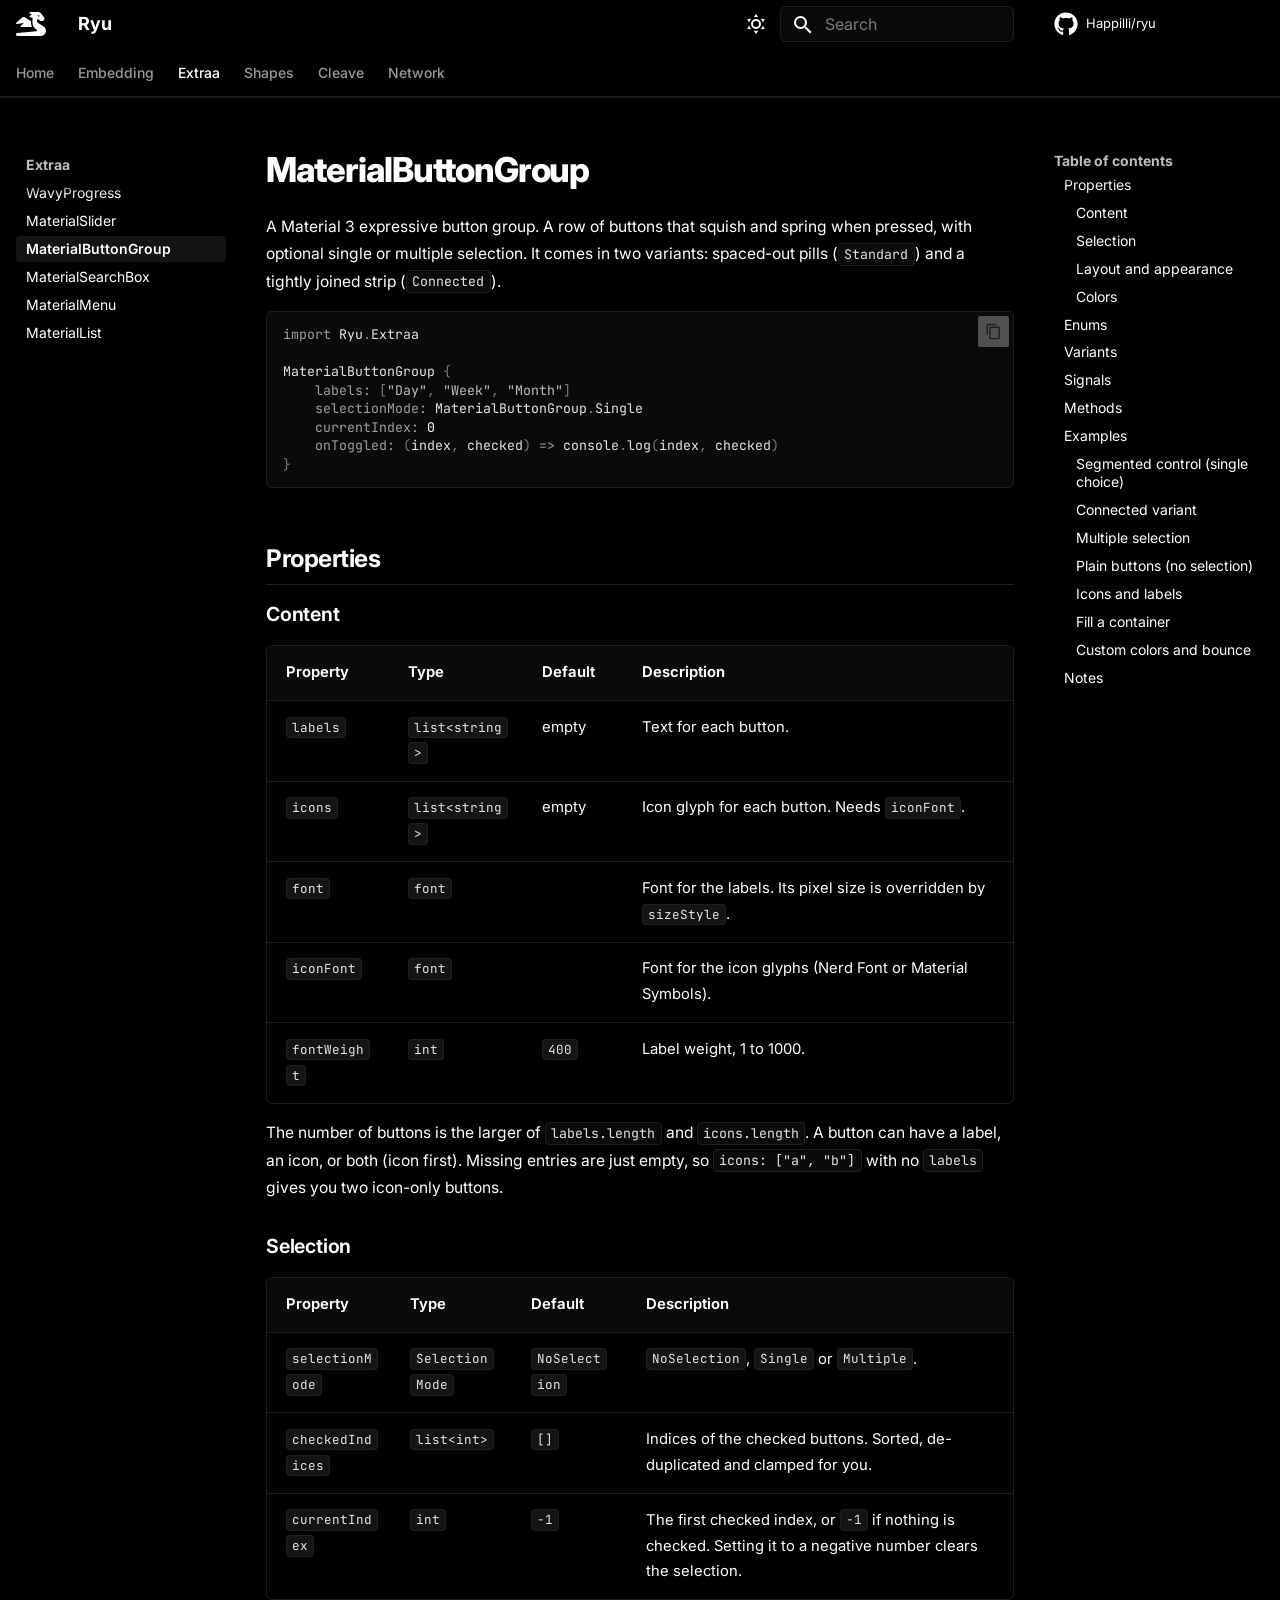
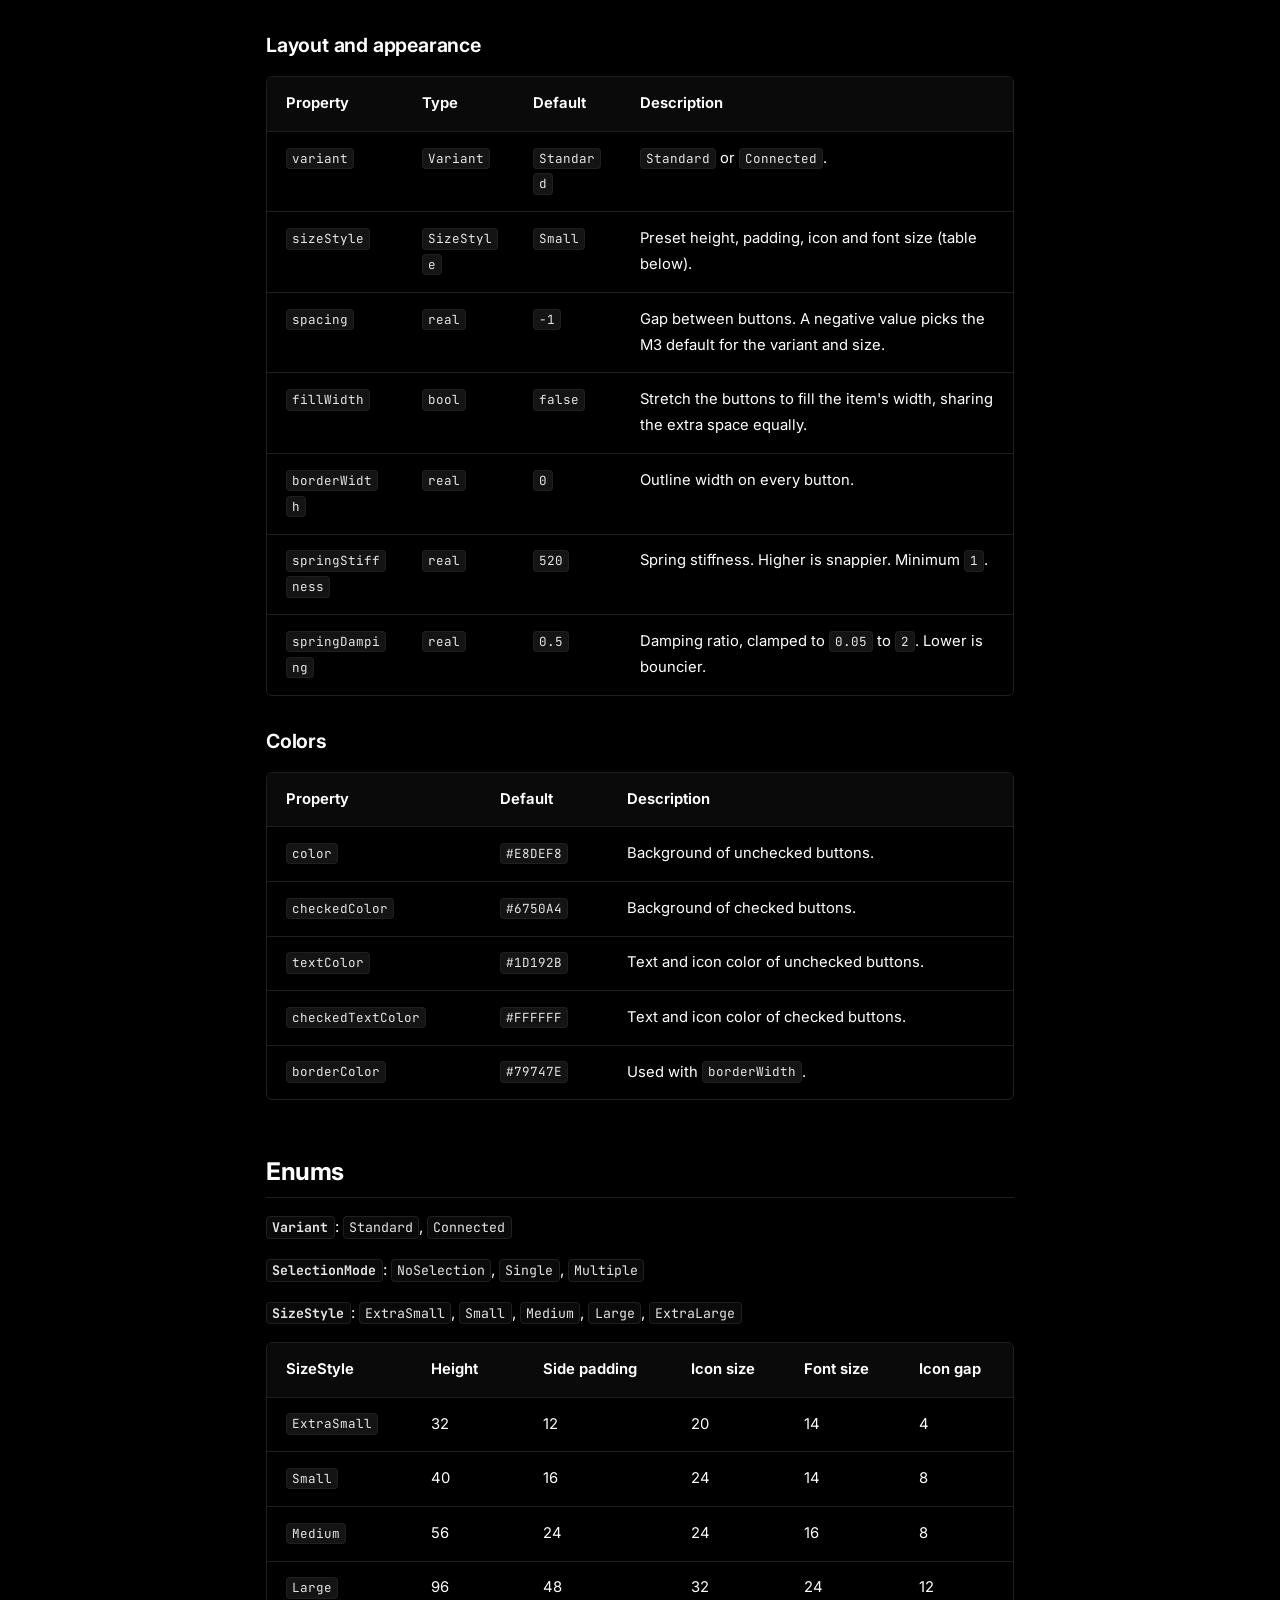
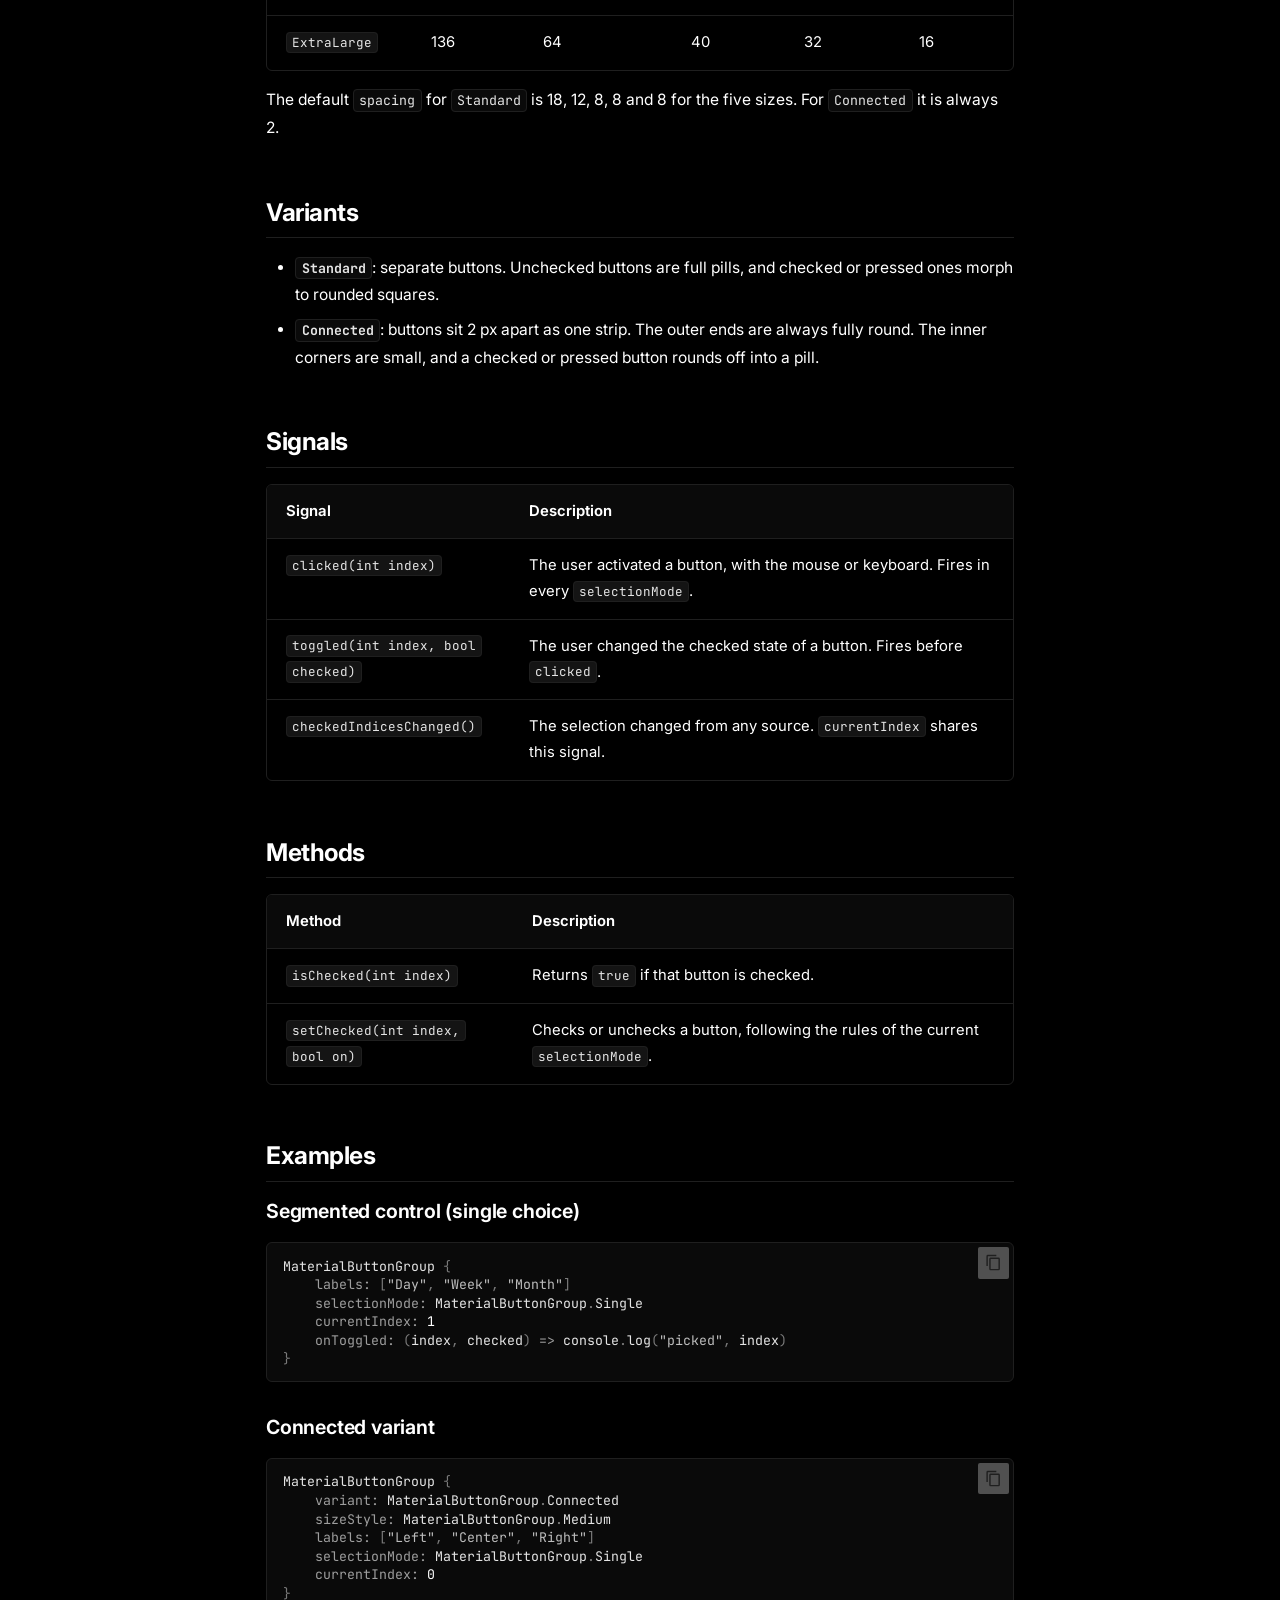
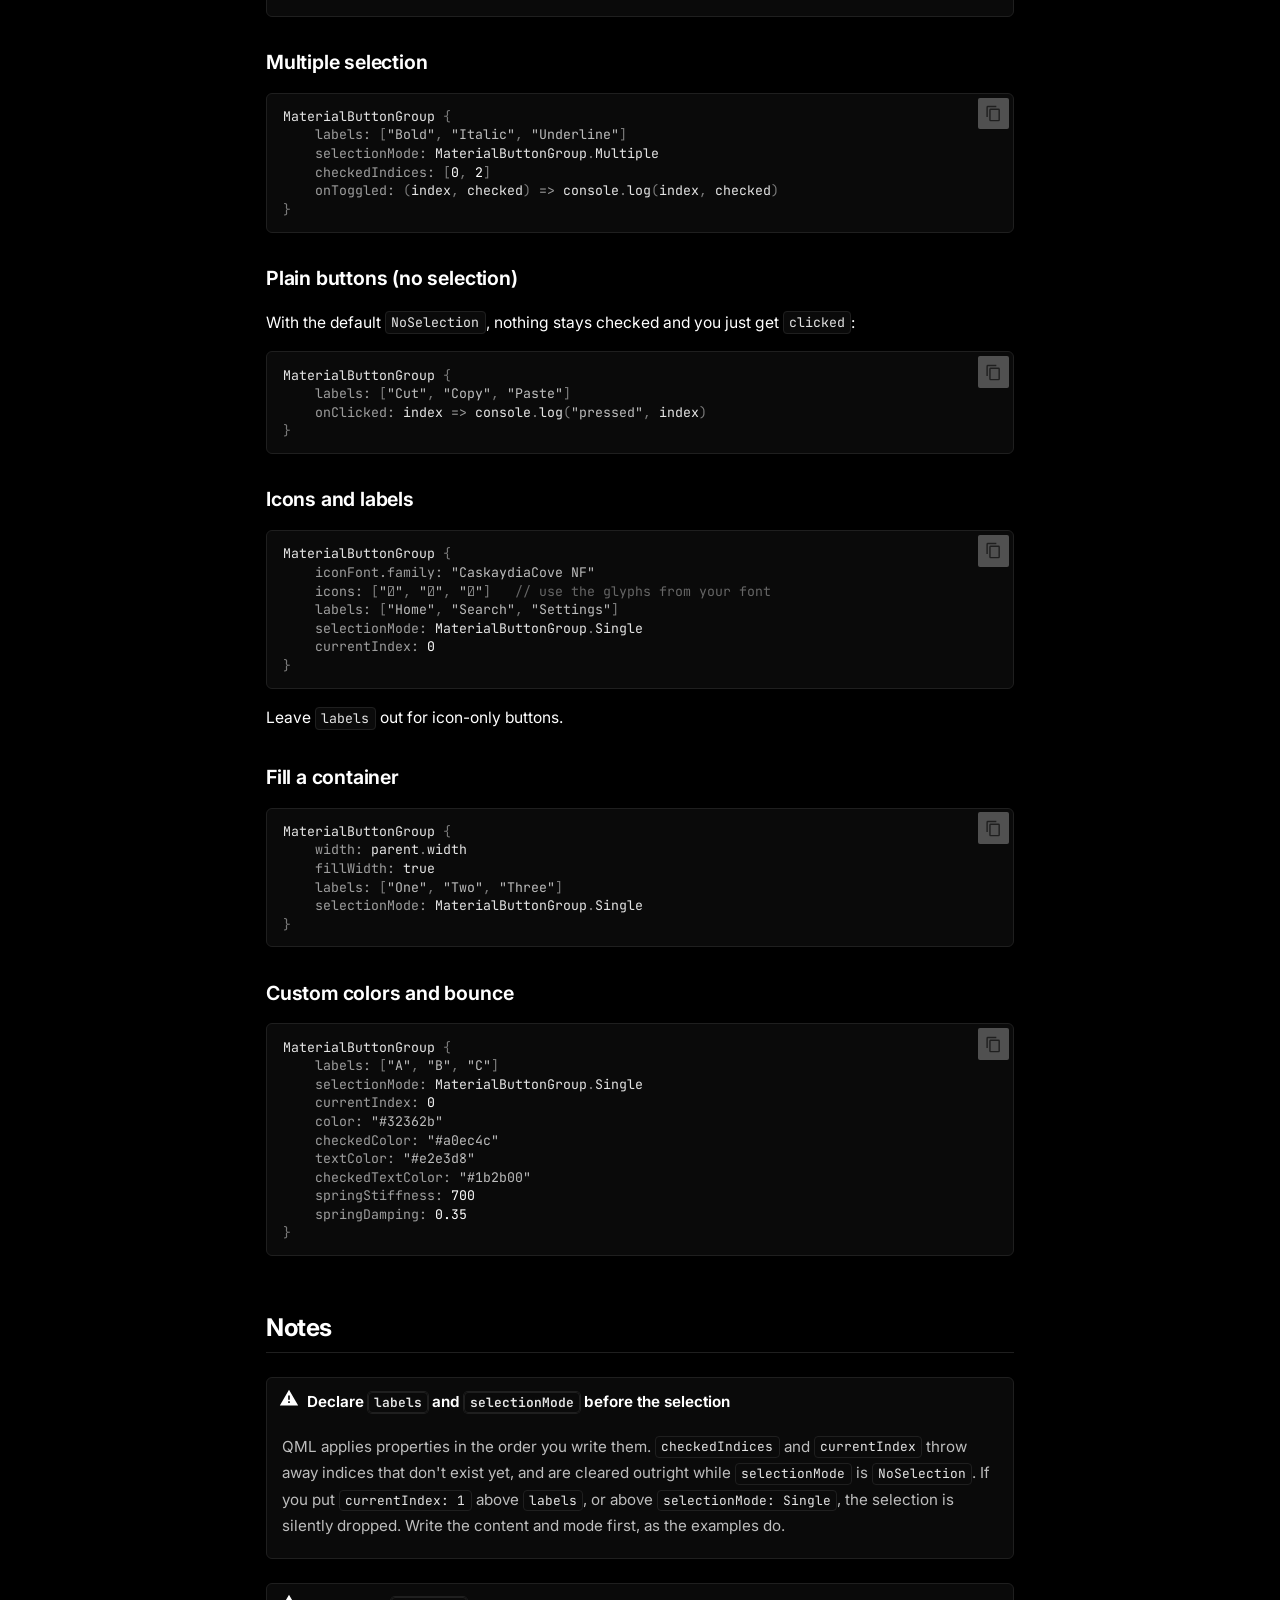
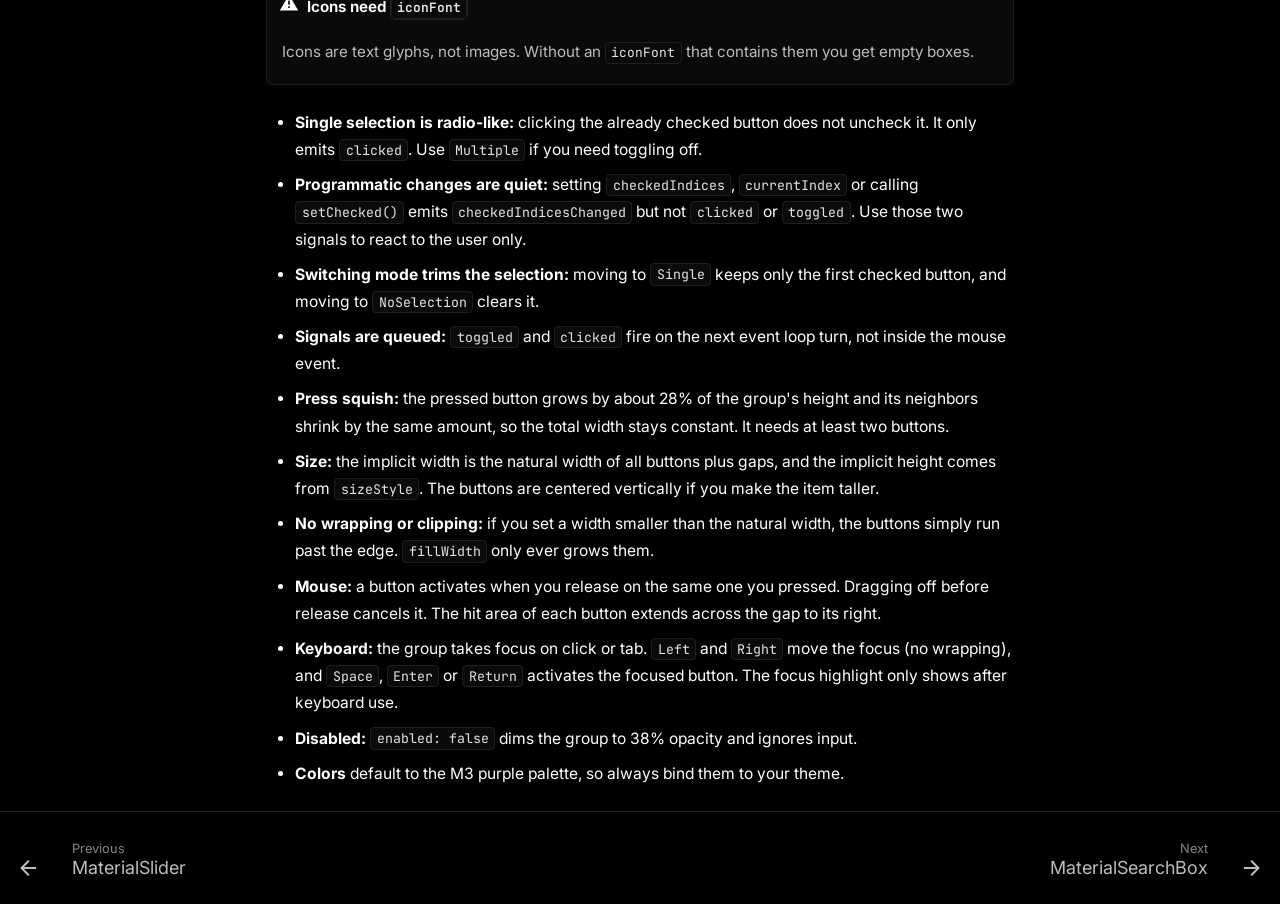
<file: extraa/material-button-group/index.html>
<!doctype html>
<html lang="en" class="no-js">
  <head>
    
      <meta charset="utf-8">
      <meta name="viewport" content="width=device-width,initial-scale=1">
      
        <meta name="description" content="Material 3 components for Qt 6 and QML">
      
      
      
        <link rel="canonical" href="https://ryu.safalski.ryzn.pro/extraa/material-button-group/">
      
      
        <link rel="prev" href="../material-slider/">
      
      
        <link rel="next" href="../material-search-box/">
      
      
        
      
      
      <link rel="icon" href="../../dragon.svg">
      <meta name="generator" content="mkdocs-1.6.1, mkdocs-material-9.8.1">
    
    
      
        <title>MaterialButtonGroup - Ryu</title>
      
    
    
      <link rel="stylesheet" href="../../assets/stylesheets/main.57a0d79d.min.css">
      
        
        <link rel="stylesheet" href="../../assets/stylesheets/palette.fb2fffe2.min.css">
      
      


    
    
      
    
    
      
        
        
        <link rel="preconnect" href="https://fonts.gstatic.com" crossorigin>
        <link rel="stylesheet" href="https://fonts.googleapis.com/css?family=Inter:300,300i,400,400i,700,700i%7CJetBrains+Mono:400,400i,700,700i&display=fallback">
        <style>:root{--md-text-font:"Inter";--md-code-font:"JetBrains Mono"}</style>
      
    
    
      <link rel="stylesheet" href="../../stylesheets/extra.css">
    
    <script>__md_scope=new URL("../..",location),__md_hash=e=>[...e].reduce(((e,_)=>(e<<5)-e+_.charCodeAt(0)),0),__md_get=(e,_=localStorage,t=__md_scope)=>JSON.parse(_.getItem(t.pathname+"."+e)),__md_set=(e,_,t=localStorage,a=__md_scope)=>{try{t.setItem(a.pathname+"."+e,JSON.stringify(_))}catch(e){}}</script>
    
      

    
    
  </head>
  
  
    
    
      
    
    
    
    
    <body dir="ltr" data-md-color-scheme="ryu-dark" data-md-color-primary="indigo" data-md-color-accent="indigo">
  
    
    <input class="md-toggle" data-md-toggle="drawer" type="checkbox" id="__drawer" autocomplete="off">
    <input class="md-toggle" data-md-toggle="search" type="checkbox" id="__search" autocomplete="off">
    <label class="md-overlay" for="__drawer"></label>
    <div data-md-component="skip">
      
        
        <a href="#materialbuttongroup" class="md-skip">
          Skip to content
        </a>
      
    </div>
    <div data-md-component="announce">
      
    </div>
    
    
      

  

<header class="md-header md-header--shadow md-header--lifted" data-md-component="header">
  <nav class="md-header__inner md-grid" aria-label="Header">
    <a href="../.." title="Ryu" class="md-header__button md-logo" aria-label="Ryu" data-md-component="logo">
      
  
  <svg xmlns="http://www.w3.org/2000/svg" viewBox="0 0 640 512"><!--! Font Awesome Free 7.1.0 by @fontawesome - https://fontawesome.com License - https://fontawesome.com/license/free (Icons: CC BY 4.0, Fonts: SIL OFL 1.1, Code: MIT License) Copyright 2025 Fonticons, Inc.--><path d="m352 124.5-51.9-13c-6.5-1.6-11.3-7.1-12-13.8s2.8-13.1 8.7-16.1l40.8-20.4-43.3-32.5c-5.5-4.1-7.8-11.3-5.6-17.9S297.1 0 304 0h160c30.2 0 58.7 14.2 76.8 38.4l57.6 76.8c6.2 8.3 9.6 18.4 9.6 28.8 0 26.5-21.5 48-48 48h-21.5c-17 0-33.3-6.7-45.3-18.7L479.9 160h-32v21.5c0 24.8 12.8 47.9 33.8 61.1l106.6 66.6c32.1 20.1 51.6 55.2 51.6 93.1 0 60.6-49.1 109.8-109.8 109.8L32.3 512c-3.3 0-6.6-.4-9.6-1.4C13.5 507.8 6 501 2.3 492 1 488.7.1 485.1 0 481.3c-.2-3.7.3-7.3 1.3-10.7 2.8-9.2 9.6-16.7 18.6-20.4 3-1.2 6.2-2 9.5-2.2l403.9-36c8.3-.7 14.7-7.7 14.7-16.1 0-4.3-1.7-8.4-4.7-11.4l-44.4-44.4c-30-30-46.9-70.7-46.9-113.1zm160-52.2v-.6zm-1.3 7.4-46.4-11.6q-.3 1.95-.3 3.9c0 13.3 10.7 24 24 24 10.6 0 19.5-6.8 22.7-16.3m-379.8 36.8c16.3-14.5 40.4-16.2 58.5-4.1l130.6 87v27.5c0 32.8 8.4 64.8 24 93H112c-6.7 0-12.7-4.2-15-10.4s-.5-13.3 4.6-17.7l69.4-59.5-152.6 23.5c-7 1.1-13.9-2.6-16.9-9s-1.4-14 3.9-18.8z"/></svg>

    </a>
    <label class="md-header__button md-icon" for="__drawer">
      
      <svg xmlns="http://www.w3.org/2000/svg" viewBox="0 0 24 24"><path d="M3 6h18v2H3zm0 5h18v2H3zm0 5h18v2H3z"/></svg>
    </label>
    <div class="md-header__title" data-md-component="header-title">
      <div class="md-header__ellipsis">
        <div class="md-header__topic">
          <span class="md-ellipsis">
            Ryu
          </span>
        </div>
        <div class="md-header__topic" data-md-component="header-topic">
          <span class="md-ellipsis">
            
              MaterialButtonGroup
            
          </span>
        </div>
      </div>
    </div>
    
      
        <form class="md-header__option" data-md-component="palette">
  
    
    
    
    <input class="md-option" data-md-color-media="" data-md-color-scheme="ryu-dark" data-md-color-primary="indigo" data-md-color-accent="indigo"  aria-label="Switch to light mode"  type="radio" name="__palette" id="__palette_0">
    
      <label class="md-header__button md-icon" title="Switch to light mode" for="__palette_1" hidden>
        <svg xmlns="http://www.w3.org/2000/svg" viewBox="0 0 24 24"><path d="M12 7a5 5 0 0 1 5 5 5 5 0 0 1-5 5 5 5 0 0 1-5-5 5 5 0 0 1 5-5m0 2a3 3 0 0 0-3 3 3 3 0 0 0 3 3 3 3 0 0 0 3-3 3 3 0 0 0-3-3m0-7 2.39 3.42C13.65 5.15 12.84 5 12 5s-1.65.15-2.39.42zM3.34 7l4.16-.35A7.2 7.2 0 0 0 5.94 8.5c-.44.74-.69 1.5-.83 2.29zm.02 10 1.76-3.77a7.131 7.131 0 0 0 2.38 4.14zM20.65 7l-1.77 3.79a7.02 7.02 0 0 0-2.38-4.15zm-.01 10-4.14.36c.59-.51 1.12-1.14 1.54-1.86.42-.73.69-1.5.83-2.29zM12 22l-2.41-3.44c.74.27 1.55.44 2.41.44.82 0 1.63-.17 2.37-.44z"/></svg>
      </label>
    
  
    
    
    
    <input class="md-option" data-md-color-media="" data-md-color-scheme="ryu-light" data-md-color-primary="indigo" data-md-color-accent="indigo"  aria-label="Switch to dark mode"  type="radio" name="__palette" id="__palette_1">
    
      <label class="md-header__button md-icon" title="Switch to dark mode" for="__palette_0" hidden>
        <svg xmlns="http://www.w3.org/2000/svg" viewBox="0 0 24 24"><path d="m17.75 4.09-2.53 1.94.91 3.06-2.63-1.81-2.63 1.81.91-3.06-2.53-1.94L12.44 4l1.06-3 1.06 3zm3.5 6.91-1.64 1.25.59 1.98-1.7-1.17-1.7 1.17.59-1.98L15.75 11l2.06-.05L18.5 9l.69 1.95zm-2.28 4.95c.83-.08 1.72 1.1 1.19 1.85-.32.45-.66.87-1.08 1.27C15.17 23 8.84 23 4.94 19.07c-3.91-3.9-3.91-10.24 0-14.14.4-.4.82-.76 1.27-1.08.75-.53 1.93.36 1.85 1.19-.27 2.86.69 5.83 2.89 8.02a9.96 9.96 0 0 0 8.02 2.89m-1.64 2.02a12.08 12.08 0 0 1-7.8-3.47c-2.17-2.19-3.33-5-3.49-7.82-2.81 3.14-2.7 7.96.31 10.98 3.02 3.01 7.84 3.12 10.98.31"/></svg>
      </label>
    
  
</form>
      
    
    
      <script>var palette=__md_get("__palette");if(palette&&palette.color){if("(prefers-color-scheme)"===palette.color.media){var media=matchMedia("(prefers-color-scheme: light)"),input=document.querySelector(media.matches?"[data-md-color-media='(prefers-color-scheme: light)']":"[data-md-color-media='(prefers-color-scheme: dark)']");palette.color.media=input.getAttribute("data-md-color-media"),palette.color.scheme=input.getAttribute("data-md-color-scheme"),palette.color.primary=input.getAttribute("data-md-color-primary"),palette.color.accent=input.getAttribute("data-md-color-accent")}for(var[key,value]of Object.entries(palette.color))document.body.setAttribute("data-md-color-"+key,value)}</script>
    
    
    
      
      
        <label class="md-header__button md-icon" for="__search">
          
          <svg xmlns="http://www.w3.org/2000/svg" viewBox="0 0 24 24"><path d="M9.5 3A6.5 6.5 0 0 1 16 9.5c0 1.61-.59 3.09-1.56 4.23l.27.27h.79l5 5-1.5 1.5-5-5v-.79l-.27-.27A6.52 6.52 0 0 1 9.5 16 6.5 6.5 0 0 1 3 9.5 6.5 6.5 0 0 1 9.5 3m0 2C7 5 5 7 5 9.5S7 14 9.5 14 14 12 14 9.5 12 5 9.5 5"/></svg>
        </label>
        <div class="md-search" data-md-component="search" role="dialog">
  <label class="md-search__overlay" for="__search"></label>
  <div class="md-search__inner" role="search">
    <form class="md-search__form" name="search">
      <input type="text" class="md-search__input" name="query" aria-label="Search" placeholder="Search" autocapitalize="off" autocorrect="off" autocomplete="off" spellcheck="false" data-md-component="search-query" required>
      <label class="md-search__icon md-icon" for="__search">
        
        <svg xmlns="http://www.w3.org/2000/svg" viewBox="0 0 24 24"><path d="M9.5 3A6.5 6.5 0 0 1 16 9.5c0 1.61-.59 3.09-1.56 4.23l.27.27h.79l5 5-1.5 1.5-5-5v-.79l-.27-.27A6.52 6.52 0 0 1 9.5 16 6.5 6.5 0 0 1 3 9.5 6.5 6.5 0 0 1 9.5 3m0 2C7 5 5 7 5 9.5S7 14 9.5 14 14 12 14 9.5 12 5 9.5 5"/></svg>
        
        <svg xmlns="http://www.w3.org/2000/svg" viewBox="0 0 24 24"><path d="M20 11v2H8l5.5 5.5-1.42 1.42L4.16 12l7.92-7.92L13.5 5.5 8 11z"/></svg>
      </label>
      <nav class="md-search__options" aria-label="Search">
        
        <button type="reset" class="md-search__icon md-icon" title="Clear" aria-label="Clear" tabindex="-1">
          
          <svg xmlns="http://www.w3.org/2000/svg" viewBox="0 0 24 24"><path d="M19 6.41 17.59 5 12 10.59 6.41 5 5 6.41 10.59 12 5 17.59 6.41 19 12 13.41 17.59 19 19 17.59 13.41 12z"/></svg>
        </button>
      </nav>
      
        <div class="md-search__suggest" data-md-component="search-suggest"></div>
      
    </form>
    <div class="md-search__output">
      <div class="md-search__scrollwrap" tabindex="0" data-md-scrollfix>
        <div class="md-search-result" data-md-component="search-result">
          <div class="md-search-result__meta">
            Initializing search
          </div>
          <ol class="md-search-result__list" role="presentation"></ol>
        </div>
      </div>
    </div>
  </div>
</div>
      
    
    
      <div class="md-header__source">
        <a href="https://github.com/Happilli/ryu" title="Go to repository" class="md-source" data-md-component="source">
  <div class="md-source__icon md-icon">
    
    <svg xmlns="http://www.w3.org/2000/svg" viewBox="0 0 512 512"><!--! Font Awesome Free 7.1.0 by @fontawesome - https://fontawesome.com License - https://fontawesome.com/license/free (Icons: CC BY 4.0, Fonts: SIL OFL 1.1, Code: MIT License) Copyright 2025 Fonticons, Inc.--><path d="M173.9 397.4c0 2-2.3 3.6-5.2 3.6-3.3.3-5.6-1.3-5.6-3.6 0-2 2.3-3.6 5.2-3.6 3-.3 5.6 1.3 5.6 3.6m-31.1-4.5c-.7 2 1.3 4.3 4.3 4.9 2.6 1 5.6 0 6.2-2s-1.3-4.3-4.3-5.2c-2.6-.7-5.5.3-6.2 2.3m44.2-1.7c-2.9.7-4.9 2.6-4.6 4.9.3 2 2.9 3.3 5.9 2.6 2.9-.7 4.9-2.6 4.6-4.6-.3-1.9-3-3.2-5.9-2.9M252.8 8C114.1 8 8 113.3 8 252c0 110.9 69.8 205.8 169.5 239.2 12.8 2.3 17.3-5.6 17.3-12.1 0-6.2-.3-40.4-.3-61.4 0 0-70 15-84.7-29.8 0 0-11.4-29.1-27.8-36.6 0 0-22.9-15.7 1.6-15.4 0 0 24.9 2 38.6 25.8 21.9 38.6 58.6 27.5 72.9 20.9 2.3-16 8.8-27.1 16-33.7-55.9-6.2-112.3-14.3-112.3-110.5 0-27.5 7.6-41.3 23.6-58.9-2.6-6.5-11.1-33.3 2.6-67.9 20.9-6.5 69 27 69 27 20-5.6 41.5-8.5 62.8-8.5s42.8 2.9 62.8 8.5c0 0 48.1-33.6 69-27 13.7 34.7 5.2 61.4 2.6 67.9 16 17.7 25.8 31.5 25.8 58.9 0 96.5-58.9 104.2-114.8 110.5 9.2 7.9 17 22.9 17 46.4 0 33.7-.3 75.4-.3 83.6 0 6.5 4.6 14.4 17.3 12.1C436.2 457.8 504 362.9 504 252 504 113.3 391.5 8 252.8 8M105.2 352.9c-1.3 1-1 3.3.7 5.2 1.6 1.6 3.9 2.3 5.2 1 1.3-1 1-3.3-.7-5.2-1.6-1.6-3.9-2.3-5.2-1m-10.8-8.1c-.7 1.3.3 2.9 2.3 3.9 1.6 1 3.6.7 4.3-.7.7-1.3-.3-2.9-2.3-3.9-2-.6-3.6-.3-4.3.7m32.4 35.6c-1.6 1.3-1 4.3 1.3 6.2 2.3 2.3 5.2 2.6 6.5 1 1.3-1.3.7-4.3-1.3-6.2-2.2-2.3-5.2-2.6-6.5-1m-11.4-14.7c-1.6 1-1.6 3.6 0 5.9s4.3 3.3 5.6 2.3c1.6-1.3 1.6-3.9 0-6.2-1.4-2.3-4-3.3-5.6-2"/></svg>
  </div>
  <div class="md-source__repository">
    Happilli/ryu
  </div>
</a>
      </div>
    
  </nav>
  
    
      
<nav class="md-tabs" aria-label="Tabs" data-md-component="tabs">
  <div class="md-grid">
    <ul class="md-tabs__list">
      
        
  
  
  
  
    <li class="md-tabs__item">
      <a href="../.." class="md-tabs__link">
        
  
  
    
  
  Home

      </a>
    </li>
  

      
        
  
  
  
  
    <li class="md-tabs__item">
      <a href="../../embedding/" class="md-tabs__link">
        
  
  
    
  
  Embedding

      </a>
    </li>
  

      
        
  
  
  
    
  
  
    
    
      <li class="md-tabs__item md-tabs__item--active">
        <a href="../wavy-progress/" class="md-tabs__link">
          
  
  
  Extraa

        </a>
      </li>
    
  

      
        
  
  
  
  
    
    
      <li class="md-tabs__item">
        <a href="../../shapes/material-shape/" class="md-tabs__link">
          
  
  
  Shapes

        </a>
      </li>
    
  

      
        
  
  
  
  
    
    
      <li class="md-tabs__item">
        <a href="../../cleave/cleave/" class="md-tabs__link">
          
  
  
  Cleave

        </a>
      </li>
    
  

      
        
  
  
  
  
    
    
      <li class="md-tabs__item">
        <a href="../../network/iwd/" class="md-tabs__link">
          
  
  
  Network

        </a>
      </li>
    
  

      
    </ul>
  </div>
</nav>
    
  
</header>
    
    <div class="md-container" data-md-component="container">
      
      
        
      
      <main class="md-main" data-md-component="main">
        <div class="md-main__inner md-grid">
          
            
              
              <div class="md-sidebar md-sidebar--primary" data-md-component="sidebar" data-md-type="navigation" >
                <div class="md-sidebar__scrollwrap">
                  <div class="md-sidebar__inner">
                    


  


<nav class="md-nav md-nav--primary md-nav--lifted" aria-label="Navigation" data-md-level="0">
  <label class="md-nav__title" for="__drawer">
    <a href="../.." title="Ryu" class="md-nav__button md-logo" aria-label="Ryu" data-md-component="logo">
      
  
  <svg xmlns="http://www.w3.org/2000/svg" viewBox="0 0 640 512"><!--! Font Awesome Free 7.1.0 by @fontawesome - https://fontawesome.com License - https://fontawesome.com/license/free (Icons: CC BY 4.0, Fonts: SIL OFL 1.1, Code: MIT License) Copyright 2025 Fonticons, Inc.--><path d="m352 124.5-51.9-13c-6.5-1.6-11.3-7.1-12-13.8s2.8-13.1 8.7-16.1l40.8-20.4-43.3-32.5c-5.5-4.1-7.8-11.3-5.6-17.9S297.1 0 304 0h160c30.2 0 58.7 14.2 76.8 38.4l57.6 76.8c6.2 8.3 9.6 18.4 9.6 28.8 0 26.5-21.5 48-48 48h-21.5c-17 0-33.3-6.7-45.3-18.7L479.9 160h-32v21.5c0 24.8 12.8 47.9 33.8 61.1l106.6 66.6c32.1 20.1 51.6 55.2 51.6 93.1 0 60.6-49.1 109.8-109.8 109.8L32.3 512c-3.3 0-6.6-.4-9.6-1.4C13.5 507.8 6 501 2.3 492 1 488.7.1 485.1 0 481.3c-.2-3.7.3-7.3 1.3-10.7 2.8-9.2 9.6-16.7 18.6-20.4 3-1.2 6.2-2 9.5-2.2l403.9-36c8.3-.7 14.7-7.7 14.7-16.1 0-4.3-1.7-8.4-4.7-11.4l-44.4-44.4c-30-30-46.9-70.7-46.9-113.1zm160-52.2v-.6zm-1.3 7.4-46.4-11.6q-.3 1.95-.3 3.9c0 13.3 10.7 24 24 24 10.6 0 19.5-6.8 22.7-16.3m-379.8 36.8c16.3-14.5 40.4-16.2 58.5-4.1l130.6 87v27.5c0 32.8 8.4 64.8 24 93H112c-6.7 0-12.7-4.2-15-10.4s-.5-13.3 4.6-17.7l69.4-59.5-152.6 23.5c-7 1.1-13.9-2.6-16.9-9s-1.4-14 3.9-18.8z"/></svg>

    </a>
    Ryu
  </label>
  
    <div class="md-nav__source">
      <a href="https://github.com/Happilli/ryu" title="Go to repository" class="md-source" data-md-component="source">
  <div class="md-source__icon md-icon">
    
    <svg xmlns="http://www.w3.org/2000/svg" viewBox="0 0 512 512"><!--! Font Awesome Free 7.1.0 by @fontawesome - https://fontawesome.com License - https://fontawesome.com/license/free (Icons: CC BY 4.0, Fonts: SIL OFL 1.1, Code: MIT License) Copyright 2025 Fonticons, Inc.--><path d="M173.9 397.4c0 2-2.3 3.6-5.2 3.6-3.3.3-5.6-1.3-5.6-3.6 0-2 2.3-3.6 5.2-3.6 3-.3 5.6 1.3 5.6 3.6m-31.1-4.5c-.7 2 1.3 4.3 4.3 4.9 2.6 1 5.6 0 6.2-2s-1.3-4.3-4.3-5.2c-2.6-.7-5.5.3-6.2 2.3m44.2-1.7c-2.9.7-4.9 2.6-4.6 4.9.3 2 2.9 3.3 5.9 2.6 2.9-.7 4.9-2.6 4.6-4.6-.3-1.9-3-3.2-5.9-2.9M252.8 8C114.1 8 8 113.3 8 252c0 110.9 69.8 205.8 169.5 239.2 12.8 2.3 17.3-5.6 17.3-12.1 0-6.2-.3-40.4-.3-61.4 0 0-70 15-84.7-29.8 0 0-11.4-29.1-27.8-36.6 0 0-22.9-15.7 1.6-15.4 0 0 24.9 2 38.6 25.8 21.9 38.6 58.6 27.5 72.9 20.9 2.3-16 8.8-27.1 16-33.7-55.9-6.2-112.3-14.3-112.3-110.5 0-27.5 7.6-41.3 23.6-58.9-2.6-6.5-11.1-33.3 2.6-67.9 20.9-6.5 69 27 69 27 20-5.6 41.5-8.5 62.8-8.5s42.8 2.9 62.8 8.5c0 0 48.1-33.6 69-27 13.7 34.7 5.2 61.4 2.6 67.9 16 17.7 25.8 31.5 25.8 58.9 0 96.5-58.9 104.2-114.8 110.5 9.2 7.9 17 22.9 17 46.4 0 33.7-.3 75.4-.3 83.6 0 6.5 4.6 14.4 17.3 12.1C436.2 457.8 504 362.9 504 252 504 113.3 391.5 8 252.8 8M105.2 352.9c-1.3 1-1 3.3.7 5.2 1.6 1.6 3.9 2.3 5.2 1 1.3-1 1-3.3-.7-5.2-1.6-1.6-3.9-2.3-5.2-1m-10.8-8.1c-.7 1.3.3 2.9 2.3 3.9 1.6 1 3.6.7 4.3-.7.7-1.3-.3-2.9-2.3-3.9-2-.6-3.6-.3-4.3.7m32.4 35.6c-1.6 1.3-1 4.3 1.3 6.2 2.3 2.3 5.2 2.6 6.5 1 1.3-1.3.7-4.3-1.3-6.2-2.2-2.3-5.2-2.6-6.5-1m-11.4-14.7c-1.6 1-1.6 3.6 0 5.9s4.3 3.3 5.6 2.3c1.6-1.3 1.6-3.9 0-6.2-1.4-2.3-4-3.3-5.6-2"/></svg>
  </div>
  <div class="md-source__repository">
    Happilli/ryu
  </div>
</a>
    </div>
  
  <ul class="md-nav__list" data-md-scrollfix>
    
      
      
  
  
  
  
    <li class="md-nav__item">
      <a href="../.." class="md-nav__link">
        
  
  
  <span class="md-ellipsis">
    
  
    Home
  

    
  </span>
  
  

      </a>
    </li>
  

    
      
      
  
  
  
  
    <li class="md-nav__item">
      <a href="../../embedding/" class="md-nav__link">
        
  
  
  <span class="md-ellipsis">
    
  
    Embedding
  

    
  </span>
  
  

      </a>
    </li>
  

    
      
      
  
  
    
  
  
  
    
    
    
    
      
        
        
      
      
        
      
    
    
    <li class="md-nav__item md-nav__item--active md-nav__item--section md-nav__item--nested">
      
        
        
        <input class="md-nav__toggle md-toggle " type="checkbox" id="__nav_3" checked>
        
          
          <label class="md-nav__link" for="__nav_3" id="__nav_3_label" tabindex="">
            
  
  
  <span class="md-ellipsis">
    
  
    Extraa
  

    
  </span>
  
  

            <span class="md-nav__icon md-icon"></span>
          </label>
        
        <nav class="md-nav" data-md-level="1" aria-labelledby="__nav_3_label" aria-expanded="true">
          <label class="md-nav__title" for="__nav_3">
            <span class="md-nav__icon md-icon"></span>
            
  
    Extraa
  

          </label>
          <ul class="md-nav__list" data-md-scrollfix>
            
              
                
  
  
  
  
    <li class="md-nav__item">
      <a href="../wavy-progress/" class="md-nav__link">
        
  
  
  <span class="md-ellipsis">
    
  
    WavyProgress
  

    
  </span>
  
  

      </a>
    </li>
  

              
            
              
                
  
  
  
  
    <li class="md-nav__item">
      <a href="../material-slider/" class="md-nav__link">
        
  
  
  <span class="md-ellipsis">
    
  
    MaterialSlider
  

    
  </span>
  
  

      </a>
    </li>
  

              
            
              
                
  
  
    
  
  
  
    <li class="md-nav__item md-nav__item--active">
      
      <input class="md-nav__toggle md-toggle" type="checkbox" id="__toc">
      
      
        
      
      
        <label class="md-nav__link md-nav__link--active" for="__toc">
          
  
  
  <span class="md-ellipsis">
    
  
    MaterialButtonGroup
  

    
  </span>
  
  

          <span class="md-nav__icon md-icon"></span>
        </label>
      
      <a href="./" class="md-nav__link md-nav__link--active">
        
  
  
  <span class="md-ellipsis">
    
  
    MaterialButtonGroup
  

    
  </span>
  
  

      </a>
      
        

<nav class="md-nav md-nav--secondary" aria-label="Table of contents">
  
  
  
    
  
  
    <label class="md-nav__title" for="__toc">
      <span class="md-nav__icon md-icon"></span>
      Table of contents
    </label>
    <ul class="md-nav__list" data-md-component="toc" data-md-scrollfix>
      
        <li class="md-nav__item">
  <a href="#properties" class="md-nav__link">
    <span class="md-ellipsis">
      
        Properties
      
    </span>
  </a>
  
    <nav class="md-nav" aria-label="Properties">
      <ul class="md-nav__list">
        
          <li class="md-nav__item">
  <a href="#content" class="md-nav__link">
    <span class="md-ellipsis">
      
        Content
      
    </span>
  </a>
  
</li>
        
          <li class="md-nav__item">
  <a href="#selection" class="md-nav__link">
    <span class="md-ellipsis">
      
        Selection
      
    </span>
  </a>
  
</li>
        
          <li class="md-nav__item">
  <a href="#layout-and-appearance" class="md-nav__link">
    <span class="md-ellipsis">
      
        Layout and appearance
      
    </span>
  </a>
  
</li>
        
          <li class="md-nav__item">
  <a href="#colors" class="md-nav__link">
    <span class="md-ellipsis">
      
        Colors
      
    </span>
  </a>
  
</li>
        
      </ul>
    </nav>
  
</li>
      
        <li class="md-nav__item">
  <a href="#enums" class="md-nav__link">
    <span class="md-ellipsis">
      
        Enums
      
    </span>
  </a>
  
</li>
      
        <li class="md-nav__item">
  <a href="#variants" class="md-nav__link">
    <span class="md-ellipsis">
      
        Variants
      
    </span>
  </a>
  
</li>
      
        <li class="md-nav__item">
  <a href="#signals" class="md-nav__link">
    <span class="md-ellipsis">
      
        Signals
      
    </span>
  </a>
  
</li>
      
        <li class="md-nav__item">
  <a href="#methods" class="md-nav__link">
    <span class="md-ellipsis">
      
        Methods
      
    </span>
  </a>
  
</li>
      
        <li class="md-nav__item">
  <a href="#examples" class="md-nav__link">
    <span class="md-ellipsis">
      
        Examples
      
    </span>
  </a>
  
    <nav class="md-nav" aria-label="Examples">
      <ul class="md-nav__list">
        
          <li class="md-nav__item">
  <a href="#segmented-control-single-choice" class="md-nav__link">
    <span class="md-ellipsis">
      
        Segmented control (single choice)
      
    </span>
  </a>
  
</li>
        
          <li class="md-nav__item">
  <a href="#connected-variant" class="md-nav__link">
    <span class="md-ellipsis">
      
        Connected variant
      
    </span>
  </a>
  
</li>
        
          <li class="md-nav__item">
  <a href="#multiple-selection" class="md-nav__link">
    <span class="md-ellipsis">
      
        Multiple selection
      
    </span>
  </a>
  
</li>
        
          <li class="md-nav__item">
  <a href="#plain-buttons-no-selection" class="md-nav__link">
    <span class="md-ellipsis">
      
        Plain buttons (no selection)
      
    </span>
  </a>
  
</li>
        
          <li class="md-nav__item">
  <a href="#icons-and-labels" class="md-nav__link">
    <span class="md-ellipsis">
      
        Icons and labels
      
    </span>
  </a>
  
</li>
        
          <li class="md-nav__item">
  <a href="#fill-a-container" class="md-nav__link">
    <span class="md-ellipsis">
      
        Fill a container
      
    </span>
  </a>
  
</li>
        
          <li class="md-nav__item">
  <a href="#custom-colors-and-bounce" class="md-nav__link">
    <span class="md-ellipsis">
      
        Custom colors and bounce
      
    </span>
  </a>
  
</li>
        
      </ul>
    </nav>
  
</li>
      
        <li class="md-nav__item">
  <a href="#notes" class="md-nav__link">
    <span class="md-ellipsis">
      
        Notes
      
    </span>
  </a>
  
</li>
      
    </ul>
  
</nav>
      
    </li>
  

              
            
              
                
  
  
  
  
    <li class="md-nav__item">
      <a href="../material-search-box/" class="md-nav__link">
        
  
  
  <span class="md-ellipsis">
    
  
    MaterialSearchBox
  

    
  </span>
  
  

      </a>
    </li>
  

              
            
              
                
  
  
  
  
    <li class="md-nav__item">
      <a href="../material-menu/" class="md-nav__link">
        
  
  
  <span class="md-ellipsis">
    
  
    MaterialMenu
  

    
  </span>
  
  

      </a>
    </li>
  

              
            
              
                
  
  
  
  
    <li class="md-nav__item">
      <a href="../material-list/" class="md-nav__link">
        
  
  
  <span class="md-ellipsis">
    
  
    MaterialList
  

    
  </span>
  
  

      </a>
    </li>
  

              
            
          </ul>
        </nav>
      
    </li>
  

    
      
      
  
  
  
  
    
    
    
    
      
      
        
      
    
    
    <li class="md-nav__item md-nav__item--nested">
      
        
        
        <input class="md-nav__toggle md-toggle " type="checkbox" id="__nav_4" >
        
          
          <label class="md-nav__link" for="__nav_4" id="__nav_4_label" tabindex="0">
            
  
  
  <span class="md-ellipsis">
    
  
    Shapes
  

    
  </span>
  
  

            <span class="md-nav__icon md-icon"></span>
          </label>
        
        <nav class="md-nav" data-md-level="1" aria-labelledby="__nav_4_label" aria-expanded="false">
          <label class="md-nav__title" for="__nav_4">
            <span class="md-nav__icon md-icon"></span>
            
  
    Shapes
  

          </label>
          <ul class="md-nav__list" data-md-scrollfix>
            
              
                
  
  
  
  
    <li class="md-nav__item">
      <a href="../../shapes/material-shape/" class="md-nav__link">
        
  
  
  <span class="md-ellipsis">
    
  
    MaterialShape
  

    
  </span>
  
  

      </a>
    </li>
  

              
            
          </ul>
        </nav>
      
    </li>
  

    
      
      
  
  
  
  
    
    
    
    
      
      
        
      
    
    
    <li class="md-nav__item md-nav__item--nested">
      
        
        
        <input class="md-nav__toggle md-toggle " type="checkbox" id="__nav_5" >
        
          
          <label class="md-nav__link" for="__nav_5" id="__nav_5_label" tabindex="0">
            
  
  
  <span class="md-ellipsis">
    
  
    Cleave
  

    
  </span>
  
  

            <span class="md-nav__icon md-icon"></span>
          </label>
        
        <nav class="md-nav" data-md-level="1" aria-labelledby="__nav_5_label" aria-expanded="false">
          <label class="md-nav__title" for="__nav_5">
            <span class="md-nav__icon md-icon"></span>
            
  
    Cleave
  

          </label>
          <ul class="md-nav__list" data-md-scrollfix>
            
              
                
  
  
  
  
    <li class="md-nav__item">
      <a href="../../cleave/cleave/" class="md-nav__link">
        
  
  
  <span class="md-ellipsis">
    
  
    Cleave
  

    
  </span>
  
  

      </a>
    </li>
  

              
            
          </ul>
        </nav>
      
    </li>
  

    
      
      
  
  
  
  
    
    
    
    
      
      
        
      
    
    
    <li class="md-nav__item md-nav__item--nested">
      
        
        
        <input class="md-nav__toggle md-toggle " type="checkbox" id="__nav_6" >
        
          
          <label class="md-nav__link" for="__nav_6" id="__nav_6_label" tabindex="0">
            
  
  
  <span class="md-ellipsis">
    
  
    Network
  

    
  </span>
  
  

            <span class="md-nav__icon md-icon"></span>
          </label>
        
        <nav class="md-nav" data-md-level="1" aria-labelledby="__nav_6_label" aria-expanded="false">
          <label class="md-nav__title" for="__nav_6">
            <span class="md-nav__icon md-icon"></span>
            
  
    Network
  

          </label>
          <ul class="md-nav__list" data-md-scrollfix>
            
              
                
  
  
  
  
    <li class="md-nav__item">
      <a href="../../network/iwd/" class="md-nav__link">
        
  
  
  <span class="md-ellipsis">
    
  
    Iwd
  

    
  </span>
  
  

      </a>
    </li>
  

              
            
          </ul>
        </nav>
      
    </li>
  

    
  </ul>
</nav>
                  </div>
                </div>
              </div>
            
            
              
              <div class="md-sidebar md-sidebar--secondary" data-md-component="sidebar" data-md-type="toc" >
                <div class="md-sidebar__scrollwrap">
                  <div class="md-sidebar__inner">
                    

<nav class="md-nav md-nav--secondary" aria-label="Table of contents">
  
  
  
    
  
  
    <label class="md-nav__title" for="__toc">
      <span class="md-nav__icon md-icon"></span>
      Table of contents
    </label>
    <ul class="md-nav__list" data-md-component="toc" data-md-scrollfix>
      
        <li class="md-nav__item">
  <a href="#properties" class="md-nav__link">
    <span class="md-ellipsis">
      
        Properties
      
    </span>
  </a>
  
    <nav class="md-nav" aria-label="Properties">
      <ul class="md-nav__list">
        
          <li class="md-nav__item">
  <a href="#content" class="md-nav__link">
    <span class="md-ellipsis">
      
        Content
      
    </span>
  </a>
  
</li>
        
          <li class="md-nav__item">
  <a href="#selection" class="md-nav__link">
    <span class="md-ellipsis">
      
        Selection
      
    </span>
  </a>
  
</li>
        
          <li class="md-nav__item">
  <a href="#layout-and-appearance" class="md-nav__link">
    <span class="md-ellipsis">
      
        Layout and appearance
      
    </span>
  </a>
  
</li>
        
          <li class="md-nav__item">
  <a href="#colors" class="md-nav__link">
    <span class="md-ellipsis">
      
        Colors
      
    </span>
  </a>
  
</li>
        
      </ul>
    </nav>
  
</li>
      
        <li class="md-nav__item">
  <a href="#enums" class="md-nav__link">
    <span class="md-ellipsis">
      
        Enums
      
    </span>
  </a>
  
</li>
      
        <li class="md-nav__item">
  <a href="#variants" class="md-nav__link">
    <span class="md-ellipsis">
      
        Variants
      
    </span>
  </a>
  
</li>
      
        <li class="md-nav__item">
  <a href="#signals" class="md-nav__link">
    <span class="md-ellipsis">
      
        Signals
      
    </span>
  </a>
  
</li>
      
        <li class="md-nav__item">
  <a href="#methods" class="md-nav__link">
    <span class="md-ellipsis">
      
        Methods
      
    </span>
  </a>
  
</li>
      
        <li class="md-nav__item">
  <a href="#examples" class="md-nav__link">
    <span class="md-ellipsis">
      
        Examples
      
    </span>
  </a>
  
    <nav class="md-nav" aria-label="Examples">
      <ul class="md-nav__list">
        
          <li class="md-nav__item">
  <a href="#segmented-control-single-choice" class="md-nav__link">
    <span class="md-ellipsis">
      
        Segmented control (single choice)
      
    </span>
  </a>
  
</li>
        
          <li class="md-nav__item">
  <a href="#connected-variant" class="md-nav__link">
    <span class="md-ellipsis">
      
        Connected variant
      
    </span>
  </a>
  
</li>
        
          <li class="md-nav__item">
  <a href="#multiple-selection" class="md-nav__link">
    <span class="md-ellipsis">
      
        Multiple selection
      
    </span>
  </a>
  
</li>
        
          <li class="md-nav__item">
  <a href="#plain-buttons-no-selection" class="md-nav__link">
    <span class="md-ellipsis">
      
        Plain buttons (no selection)
      
    </span>
  </a>
  
</li>
        
          <li class="md-nav__item">
  <a href="#icons-and-labels" class="md-nav__link">
    <span class="md-ellipsis">
      
        Icons and labels
      
    </span>
  </a>
  
</li>
        
          <li class="md-nav__item">
  <a href="#fill-a-container" class="md-nav__link">
    <span class="md-ellipsis">
      
        Fill a container
      
    </span>
  </a>
  
</li>
        
          <li class="md-nav__item">
  <a href="#custom-colors-and-bounce" class="md-nav__link">
    <span class="md-ellipsis">
      
        Custom colors and bounce
      
    </span>
  </a>
  
</li>
        
      </ul>
    </nav>
  
</li>
      
        <li class="md-nav__item">
  <a href="#notes" class="md-nav__link">
    <span class="md-ellipsis">
      
        Notes
      
    </span>
  </a>
  
</li>
      
    </ul>
  
</nav>
                  </div>
                </div>
              </div>
            
          
          
            <div class="md-content" data-md-component="content">
              
              <article class="md-content__inner md-typeset">
                
                  


  
  


<h1 id="materialbuttongroup">MaterialButtonGroup<a class="headerlink" href="#materialbuttongroup" title="Permanent link">&para;</a></h1>
<p>A Material 3 expressive button group. A row of buttons that squish and spring when pressed, with optional single or multiple selection. It comes in two variants: spaced-out pills (<code>Standard</code>) and a tightly joined strip (<code>Connected</code>).</p>
<div class="highlight"><pre><span></span><code><span class="kr">import</span> <span class="nx">Ryu</span><span class="p">.</span><span class="nx">Extraa</span>

<span class="nx">MaterialButtonGroup</span> <span class="p">{</span>
    <span class="k">labels:</span> <span class="p">[</span><span class="s2">"Day"</span><span class="p">,</span> <span class="s2">"Week"</span><span class="p">,</span> <span class="s2">"Month"</span><span class="p">]</span>
    <span class="k">selectionMode:</span> <span class="nx">MaterialButtonGroup</span><span class="p">.</span><span class="nx">Single</span>
    <span class="k">currentIndex:</span> <span class="mi">0</span>
    <span class="k">onToggled:</span> <span class="p">(</span><span class="nx">index</span><span class="p">,</span> <span class="nx">checked</span><span class="p">)</span> <span class="o">=&gt;</span> <span class="nx">console</span><span class="p">.</span><span class="nx">log</span><span class="p">(</span><span class="nx">index</span><span class="p">,</span> <span class="nx">checked</span><span class="p">)</span>
<span class="p">}</span>
</code></pre></div>
<!-- screenshot: Standard and Connected variants, all five sizes -->

<h2 id="properties">Properties<a class="headerlink" href="#properties" title="Permanent link">&para;</a></h2>
<h3 id="content">Content<a class="headerlink" href="#content" title="Permanent link">&para;</a></h3>
<table>
<thead>
<tr>
<th>Property</th>
<th>Type</th>
<th>Default</th>
<th>Description</th>
</tr>
</thead>
<tbody>
<tr>
<td><code>labels</code></td>
<td><code>list&lt;string&gt;</code></td>
<td>empty</td>
<td>Text for each button.</td>
</tr>
<tr>
<td><code>icons</code></td>
<td><code>list&lt;string&gt;</code></td>
<td>empty</td>
<td>Icon glyph for each button. Needs <code>iconFont</code>.</td>
</tr>
<tr>
<td><code>font</code></td>
<td><code>font</code></td>
<td></td>
<td>Font for the labels. Its pixel size is overridden by <code>sizeStyle</code>.</td>
</tr>
<tr>
<td><code>iconFont</code></td>
<td><code>font</code></td>
<td></td>
<td>Font for the icon glyphs (Nerd Font or Material Symbols).</td>
</tr>
<tr>
<td><code>fontWeight</code></td>
<td><code>int</code></td>
<td><code>400</code></td>
<td>Label weight, 1 to 1000.</td>
</tr>
</tbody>
</table>
<p>The number of buttons is the larger of <code>labels.length</code> and <code>icons.length</code>. A button can have a label, an icon, or both (icon first). Missing entries are just empty, so <code>icons: ["a", "b"]</code> with no <code>labels</code> gives you two icon-only buttons.</p>
<h3 id="selection">Selection<a class="headerlink" href="#selection" title="Permanent link">&para;</a></h3>
<table>
<thead>
<tr>
<th>Property</th>
<th>Type</th>
<th>Default</th>
<th>Description</th>
</tr>
</thead>
<tbody>
<tr>
<td><code>selectionMode</code></td>
<td><code>SelectionMode</code></td>
<td><code>NoSelection</code></td>
<td><code>NoSelection</code>, <code>Single</code> or <code>Multiple</code>.</td>
</tr>
<tr>
<td><code>checkedIndices</code></td>
<td><code>list&lt;int&gt;</code></td>
<td><code>[]</code></td>
<td>Indices of the checked buttons. Sorted, de-duplicated and clamped for you.</td>
</tr>
<tr>
<td><code>currentIndex</code></td>
<td><code>int</code></td>
<td><code>-1</code></td>
<td>The first checked index, or <code>-1</code> if nothing is checked. Setting it to a negative number clears the selection.</td>
</tr>
</tbody>
</table>
<h3 id="layout-and-appearance">Layout and appearance<a class="headerlink" href="#layout-and-appearance" title="Permanent link">&para;</a></h3>
<table>
<thead>
<tr>
<th>Property</th>
<th>Type</th>
<th>Default</th>
<th>Description</th>
</tr>
</thead>
<tbody>
<tr>
<td><code>variant</code></td>
<td><code>Variant</code></td>
<td><code>Standard</code></td>
<td><code>Standard</code> or <code>Connected</code>.</td>
</tr>
<tr>
<td><code>sizeStyle</code></td>
<td><code>SizeStyle</code></td>
<td><code>Small</code></td>
<td>Preset height, padding, icon and font size (table below).</td>
</tr>
<tr>
<td><code>spacing</code></td>
<td><code>real</code></td>
<td><code>-1</code></td>
<td>Gap between buttons. A negative value picks the M3 default for the variant and size.</td>
</tr>
<tr>
<td><code>fillWidth</code></td>
<td><code>bool</code></td>
<td><code>false</code></td>
<td>Stretch the buttons to fill the item's width, sharing the extra space equally.</td>
</tr>
<tr>
<td><code>borderWidth</code></td>
<td><code>real</code></td>
<td><code>0</code></td>
<td>Outline width on every button.</td>
</tr>
<tr>
<td><code>springStiffness</code></td>
<td><code>real</code></td>
<td><code>520</code></td>
<td>Spring stiffness. Higher is snappier. Minimum <code>1</code>.</td>
</tr>
<tr>
<td><code>springDamping</code></td>
<td><code>real</code></td>
<td><code>0.5</code></td>
<td>Damping ratio, clamped to <code>0.05</code> to <code>2</code>. Lower is bouncier.</td>
</tr>
</tbody>
</table>
<h3 id="colors">Colors<a class="headerlink" href="#colors" title="Permanent link">&para;</a></h3>
<table>
<thead>
<tr>
<th>Property</th>
<th>Default</th>
<th>Description</th>
</tr>
</thead>
<tbody>
<tr>
<td><code>color</code></td>
<td><code>#E8DEF8</code></td>
<td>Background of unchecked buttons.</td>
</tr>
<tr>
<td><code>checkedColor</code></td>
<td><code>#6750A4</code></td>
<td>Background of checked buttons.</td>
</tr>
<tr>
<td><code>textColor</code></td>
<td><code>#1D192B</code></td>
<td>Text and icon color of unchecked buttons.</td>
</tr>
<tr>
<td><code>checkedTextColor</code></td>
<td><code>#FFFFFF</code></td>
<td>Text and icon color of checked buttons.</td>
</tr>
<tr>
<td><code>borderColor</code></td>
<td><code>#79747E</code></td>
<td>Used with <code>borderWidth</code>.</td>
</tr>
</tbody>
</table>
<h2 id="enums">Enums<a class="headerlink" href="#enums" title="Permanent link">&para;</a></h2>
<p><strong><code>Variant</code></strong>: <code>Standard</code>, <code>Connected</code></p>
<p><strong><code>SelectionMode</code></strong>: <code>NoSelection</code>, <code>Single</code>, <code>Multiple</code></p>
<p><strong><code>SizeStyle</code></strong>: <code>ExtraSmall</code>, <code>Small</code>, <code>Medium</code>, <code>Large</code>, <code>ExtraLarge</code></p>
<table>
<thead>
<tr>
<th>SizeStyle</th>
<th>Height</th>
<th>Side padding</th>
<th>Icon size</th>
<th>Font size</th>
<th>Icon gap</th>
</tr>
</thead>
<tbody>
<tr>
<td><code>ExtraSmall</code></td>
<td>32</td>
<td>12</td>
<td>20</td>
<td>14</td>
<td>4</td>
</tr>
<tr>
<td><code>Small</code></td>
<td>40</td>
<td>16</td>
<td>24</td>
<td>14</td>
<td>8</td>
</tr>
<tr>
<td><code>Medium</code></td>
<td>56</td>
<td>24</td>
<td>24</td>
<td>16</td>
<td>8</td>
</tr>
<tr>
<td><code>Large</code></td>
<td>96</td>
<td>48</td>
<td>32</td>
<td>24</td>
<td>12</td>
</tr>
<tr>
<td><code>ExtraLarge</code></td>
<td>136</td>
<td>64</td>
<td>40</td>
<td>32</td>
<td>16</td>
</tr>
</tbody>
</table>
<p>The default <code>spacing</code> for <code>Standard</code> is 18, 12, 8, 8 and 8 for the five sizes. For <code>Connected</code> it is always 2.</p>
<h2 id="variants">Variants<a class="headerlink" href="#variants" title="Permanent link">&para;</a></h2>
<ul>
<li><strong><code>Standard</code></strong>: separate buttons. Unchecked buttons are full pills, and checked or pressed ones morph to rounded squares.</li>
<li><strong><code>Connected</code></strong>: buttons sit 2 px apart as one strip. The outer ends are always fully round. The inner corners are small, and a checked or pressed button rounds off into a pill.</li>
</ul>
<h2 id="signals">Signals<a class="headerlink" href="#signals" title="Permanent link">&para;</a></h2>
<table>
<thead>
<tr>
<th>Signal</th>
<th>Description</th>
</tr>
</thead>
<tbody>
<tr>
<td><code>clicked(int index)</code></td>
<td>The user activated a button, with the mouse or keyboard. Fires in every <code>selectionMode</code>.</td>
</tr>
<tr>
<td><code>toggled(int index, bool checked)</code></td>
<td>The user changed the checked state of a button. Fires before <code>clicked</code>.</td>
</tr>
<tr>
<td><code>checkedIndicesChanged()</code></td>
<td>The selection changed from any source. <code>currentIndex</code> shares this signal.</td>
</tr>
</tbody>
</table>
<h2 id="methods">Methods<a class="headerlink" href="#methods" title="Permanent link">&para;</a></h2>
<table>
<thead>
<tr>
<th>Method</th>
<th>Description</th>
</tr>
</thead>
<tbody>
<tr>
<td><code>isChecked(int index)</code></td>
<td>Returns <code>true</code> if that button is checked.</td>
</tr>
<tr>
<td><code>setChecked(int index, bool on)</code></td>
<td>Checks or unchecks a button, following the rules of the current <code>selectionMode</code>.</td>
</tr>
</tbody>
</table>
<h2 id="examples">Examples<a class="headerlink" href="#examples" title="Permanent link">&para;</a></h2>
<h3 id="segmented-control-single-choice">Segmented control (single choice)<a class="headerlink" href="#segmented-control-single-choice" title="Permanent link">&para;</a></h3>
<div class="highlight"><pre><span></span><code><span class="nx">MaterialButtonGroup</span> <span class="p">{</span>
    <span class="k">labels:</span> <span class="p">[</span><span class="s2">"Day"</span><span class="p">,</span> <span class="s2">"Week"</span><span class="p">,</span> <span class="s2">"Month"</span><span class="p">]</span>
    <span class="k">selectionMode:</span> <span class="nx">MaterialButtonGroup</span><span class="p">.</span><span class="nx">Single</span>
    <span class="k">currentIndex:</span> <span class="mi">1</span>
    <span class="k">onToggled:</span> <span class="p">(</span><span class="nx">index</span><span class="p">,</span> <span class="nx">checked</span><span class="p">)</span> <span class="o">=&gt;</span> <span class="nx">console</span><span class="p">.</span><span class="nx">log</span><span class="p">(</span><span class="s2">"picked"</span><span class="p">,</span> <span class="nx">index</span><span class="p">)</span>
<span class="p">}</span>
</code></pre></div>
<h3 id="connected-variant">Connected variant<a class="headerlink" href="#connected-variant" title="Permanent link">&para;</a></h3>
<div class="highlight"><pre><span></span><code><span class="nx">MaterialButtonGroup</span> <span class="p">{</span>
    <span class="k">variant:</span> <span class="nx">MaterialButtonGroup</span><span class="p">.</span><span class="nx">Connected</span>
    <span class="k">sizeStyle:</span> <span class="nx">MaterialButtonGroup</span><span class="p">.</span><span class="nx">Medium</span>
    <span class="k">labels:</span> <span class="p">[</span><span class="s2">"Left"</span><span class="p">,</span> <span class="s2">"Center"</span><span class="p">,</span> <span class="s2">"Right"</span><span class="p">]</span>
    <span class="k">selectionMode:</span> <span class="nx">MaterialButtonGroup</span><span class="p">.</span><span class="nx">Single</span>
    <span class="k">currentIndex:</span> <span class="mi">0</span>
<span class="p">}</span>
</code></pre></div>
<h3 id="multiple-selection">Multiple selection<a class="headerlink" href="#multiple-selection" title="Permanent link">&para;</a></h3>
<div class="highlight"><pre><span></span><code><span class="nx">MaterialButtonGroup</span> <span class="p">{</span>
    <span class="k">labels:</span> <span class="p">[</span><span class="s2">"Bold"</span><span class="p">,</span> <span class="s2">"Italic"</span><span class="p">,</span> <span class="s2">"Underline"</span><span class="p">]</span>
    <span class="k">selectionMode:</span> <span class="nx">MaterialButtonGroup</span><span class="p">.</span><span class="nx">Multiple</span>
    <span class="k">checkedIndices:</span> <span class="p">[</span><span class="mi">0</span><span class="p">,</span> <span class="mi">2</span><span class="p">]</span>
    <span class="k">onToggled:</span> <span class="p">(</span><span class="nx">index</span><span class="p">,</span> <span class="nx">checked</span><span class="p">)</span> <span class="o">=&gt;</span> <span class="nx">console</span><span class="p">.</span><span class="nx">log</span><span class="p">(</span><span class="nx">index</span><span class="p">,</span> <span class="nx">checked</span><span class="p">)</span>
<span class="p">}</span>
</code></pre></div>
<h3 id="plain-buttons-no-selection">Plain buttons (no selection)<a class="headerlink" href="#plain-buttons-no-selection" title="Permanent link">&para;</a></h3>
<p>With the default <code>NoSelection</code>, nothing stays checked and you just get <code>clicked</code>:</p>
<div class="highlight"><pre><span></span><code><span class="nx">MaterialButtonGroup</span> <span class="p">{</span>
    <span class="k">labels:</span> <span class="p">[</span><span class="s2">"Cut"</span><span class="p">,</span> <span class="s2">"Copy"</span><span class="p">,</span> <span class="s2">"Paste"</span><span class="p">]</span>
    <span class="k">onClicked:</span> <span class="nx">index</span> <span class="o">=&gt;</span> <span class="nx">console</span><span class="p">.</span><span class="nx">log</span><span class="p">(</span><span class="s2">"pressed"</span><span class="p">,</span> <span class="nx">index</span><span class="p">)</span>
<span class="p">}</span>
</code></pre></div>
<h3 id="icons-and-labels">Icons and labels<a class="headerlink" href="#icons-and-labels" title="Permanent link">&para;</a></h3>
<div class="highlight"><pre><span></span><code><span class="nx">MaterialButtonGroup</span> <span class="p">{</span>
    <span class="k">iconFont.family:</span> <span class="s2">"CaskaydiaCove NF"</span>
    <span class="k">icons:</span> <span class="p">[</span><span class="s2">""</span><span class="p">,</span> <span class="s2">""</span><span class="p">,</span> <span class="s2">""</span><span class="p">]</span>   <span class="c1">// use the glyphs from your font</span>
    <span class="k">labels:</span> <span class="p">[</span><span class="s2">"Home"</span><span class="p">,</span> <span class="s2">"Search"</span><span class="p">,</span> <span class="s2">"Settings"</span><span class="p">]</span>
    <span class="k">selectionMode:</span> <span class="nx">MaterialButtonGroup</span><span class="p">.</span><span class="nx">Single</span>
    <span class="k">currentIndex:</span> <span class="mi">0</span>
<span class="p">}</span>
</code></pre></div>
<p>Leave <code>labels</code> out for icon-only buttons.</p>
<h3 id="fill-a-container">Fill a container<a class="headerlink" href="#fill-a-container" title="Permanent link">&para;</a></h3>
<div class="highlight"><pre><span></span><code><span class="nx">MaterialButtonGroup</span> <span class="p">{</span>
    <span class="k">width:</span> <span class="nx">parent</span><span class="p">.</span><span class="nx">width</span>
    <span class="k">fillWidth:</span> <span class="kc">true</span>
    <span class="k">labels:</span> <span class="p">[</span><span class="s2">"One"</span><span class="p">,</span> <span class="s2">"Two"</span><span class="p">,</span> <span class="s2">"Three"</span><span class="p">]</span>
    <span class="k">selectionMode:</span> <span class="nx">MaterialButtonGroup</span><span class="p">.</span><span class="nx">Single</span>
<span class="p">}</span>
</code></pre></div>
<h3 id="custom-colors-and-bounce">Custom colors and bounce<a class="headerlink" href="#custom-colors-and-bounce" title="Permanent link">&para;</a></h3>
<div class="highlight"><pre><span></span><code><span class="nx">MaterialButtonGroup</span> <span class="p">{</span>
    <span class="k">labels:</span> <span class="p">[</span><span class="s2">"A"</span><span class="p">,</span> <span class="s2">"B"</span><span class="p">,</span> <span class="s2">"C"</span><span class="p">]</span>
    <span class="k">selectionMode:</span> <span class="nx">MaterialButtonGroup</span><span class="p">.</span><span class="nx">Single</span>
    <span class="k">currentIndex:</span> <span class="mi">0</span>
    <span class="k">color:</span> <span class="s2">"#32362b"</span>
    <span class="k">checkedColor:</span> <span class="s2">"#a0ec4c"</span>
    <span class="k">textColor:</span> <span class="s2">"#e2e3d8"</span>
    <span class="k">checkedTextColor:</span> <span class="s2">"#1b2b00"</span>
    <span class="k">springStiffness:</span> <span class="mi">700</span>
    <span class="k">springDamping:</span> <span class="mf">0.35</span>
<span class="p">}</span>
</code></pre></div>
<h2 id="notes">Notes<a class="headerlink" href="#notes" title="Permanent link">&para;</a></h2>
<div class="admonition warning">
<p class="admonition-title">Declare <code>labels</code> and <code>selectionMode</code> before the selection</p>
<p>QML applies properties in the order you write them. <code>checkedIndices</code> and <code>currentIndex</code> throw away indices that don't exist yet, and are cleared outright while <code>selectionMode</code> is <code>NoSelection</code>. If you put <code>currentIndex: 1</code> above <code>labels</code>, or above <code>selectionMode: Single</code>, the selection is silently dropped. Write the content and mode first, as the examples do.</p>
</div>
<div class="admonition warning">
<p class="admonition-title">Icons need <code>iconFont</code></p>
<p>Icons are text glyphs, not images. Without an <code>iconFont</code> that contains them you get empty boxes.</p>
</div>
<ul>
<li><strong>Single selection is radio-like:</strong> clicking the already checked button does not uncheck it. It only emits <code>clicked</code>. Use <code>Multiple</code> if you need toggling off.</li>
<li><strong>Programmatic changes are quiet:</strong> setting <code>checkedIndices</code>, <code>currentIndex</code> or calling <code>setChecked()</code> emits <code>checkedIndicesChanged</code> but not <code>clicked</code> or <code>toggled</code>. Use those two signals to react to the user only.</li>
<li><strong>Switching mode trims the selection:</strong> moving to <code>Single</code> keeps only the first checked button, and moving to <code>NoSelection</code> clears it.</li>
<li><strong>Signals are queued:</strong> <code>toggled</code> and <code>clicked</code> fire on the next event loop turn, not inside the mouse event.</li>
<li><strong>Press squish:</strong> the pressed button grows by about 28% of the group's height and its neighbors shrink by the same amount, so the total width stays constant. It needs at least two buttons.</li>
<li><strong>Size:</strong> the implicit width is the natural width of all buttons plus gaps, and the implicit height comes from <code>sizeStyle</code>. The buttons are centered vertically if you make the item taller.</li>
<li><strong>No wrapping or clipping:</strong> if you set a width smaller than the natural width, the buttons simply run past the edge. <code>fillWidth</code> only ever grows them.</li>
<li><strong>Mouse:</strong> a button activates when you release on the same one you pressed. Dragging off before release cancels it. The hit area of each button extends across the gap to its right.</li>
<li><strong>Keyboard:</strong> the group takes focus on click or tab. <code>Left</code> and <code>Right</code> move the focus (no wrapping), and <code>Space</code>, <code>Enter</code> or <code>Return</code> activates the focused button. The focus highlight only shows after keyboard use.</li>
<li><strong>Disabled:</strong> <code>enabled: false</code> dims the group to 38% opacity and ignores input.</li>
<li><strong>Colors</strong> default to the M3 purple palette, so always bind them to your theme.</li>
</ul>












                
              </article>
            </div>
          
          
  <script>var tabs=__md_get("__tabs");if(Array.isArray(tabs))e:for(var set of document.querySelectorAll(".tabbed-set")){var labels=set.querySelector(".tabbed-labels");for(var tab of tabs)for(var label of labels.getElementsByTagName("label"))if(label.innerText.trim()===tab){var input=document.getElementById(label.htmlFor);input.checked=!0;continue e}}</script>

<script>var target=document.getElementById(location.hash.slice(1));target&&target.name&&(target.checked=target.name.startsWith("__tabbed_"))</script>
        </div>
        
          <button type="button" class="md-top md-icon" data-md-component="top" hidden>
  
  <svg xmlns="http://www.w3.org/2000/svg" viewBox="0 0 24 24"><path d="M13 20h-2V8l-5.5 5.5-1.42-1.42L12 4.16l7.92 7.92-1.42 1.42L13 8z"/></svg>
  Back to top
</button>
        
      </main>
      
        <footer class="md-footer">
  
    
      
      <nav class="md-footer__inner md-grid" aria-label="Footer" >
        
          
          <a href="../material-slider/" class="md-footer__link md-footer__link--prev" aria-label="Previous: MaterialSlider">
            <div class="md-footer__button md-icon">
              
              <svg xmlns="http://www.w3.org/2000/svg" viewBox="0 0 24 24"><path d="M20 11v2H8l5.5 5.5-1.42 1.42L4.16 12l7.92-7.92L13.5 5.5 8 11z"/></svg>
            </div>
            <div class="md-footer__title">
              <span class="md-footer__direction">
                Previous
              </span>
              <div class="md-ellipsis">
                MaterialSlider
              </div>
            </div>
          </a>
        
        
          
          <a href="../material-search-box/" class="md-footer__link md-footer__link--next" aria-label="Next: MaterialSearchBox">
            <div class="md-footer__title">
              <span class="md-footer__direction">
                Next
              </span>
              <div class="md-ellipsis">
                MaterialSearchBox
              </div>
            </div>
            <div class="md-footer__button md-icon">
              
              <svg xmlns="http://www.w3.org/2000/svg" viewBox="0 0 24 24"><path d="M4 11v2h12l-5.5 5.5 1.42 1.42L19.84 12l-7.92-7.92L10.5 5.5 16 11z"/></svg>
            </div>
          </a>
        
      </nav>
    
  
  <div class="md-footer-meta md-typeset">
    <div class="md-footer-meta__inner md-grid">
      <div class="md-copyright">
  
  
</div>
      
    </div>
  </div>
</footer>
      
    </div>
    <div class="md-dialog" data-md-component="dialog">
      <div class="md-dialog__inner md-typeset"></div>
    </div>
    
      <div class="md-progress" data-md-component="progress" role="progressbar"></div>
    
    
    
      
      
      <script id="__config" type="application/json">{"annotate": null, "base": "../..", "features": ["navigation.instant", "navigation.instant.progress", "navigation.tabs", "navigation.tabs.sticky", "navigation.sections", "navigation.top", "navigation.footer", "toc.follow", "search.suggest", "search.highlight", "content.code.copy", "content.tabs.link"], "search": "../../assets/javascripts/workers/search.a7633da7.min.js", "tags": null, "translations": {"clipboard.copied": "Copied to clipboard", "clipboard.copy": "Copy to clipboard", "search.result.more.one": "1 more on this page", "search.result.more.other": "# more on this page", "search.result.none": "No matching documents", "search.result.one": "1 matching document", "search.result.other": "# matching documents", "search.result.placeholder": "Type to start searching", "search.result.term.missing": "Missing", "select.version": "Select version"}, "version": null}</script>
    
    
      <script src="../../assets/javascripts/bundle.a5f9d56c.min.js"></script>
      
    
  </body>
</html>
</file>
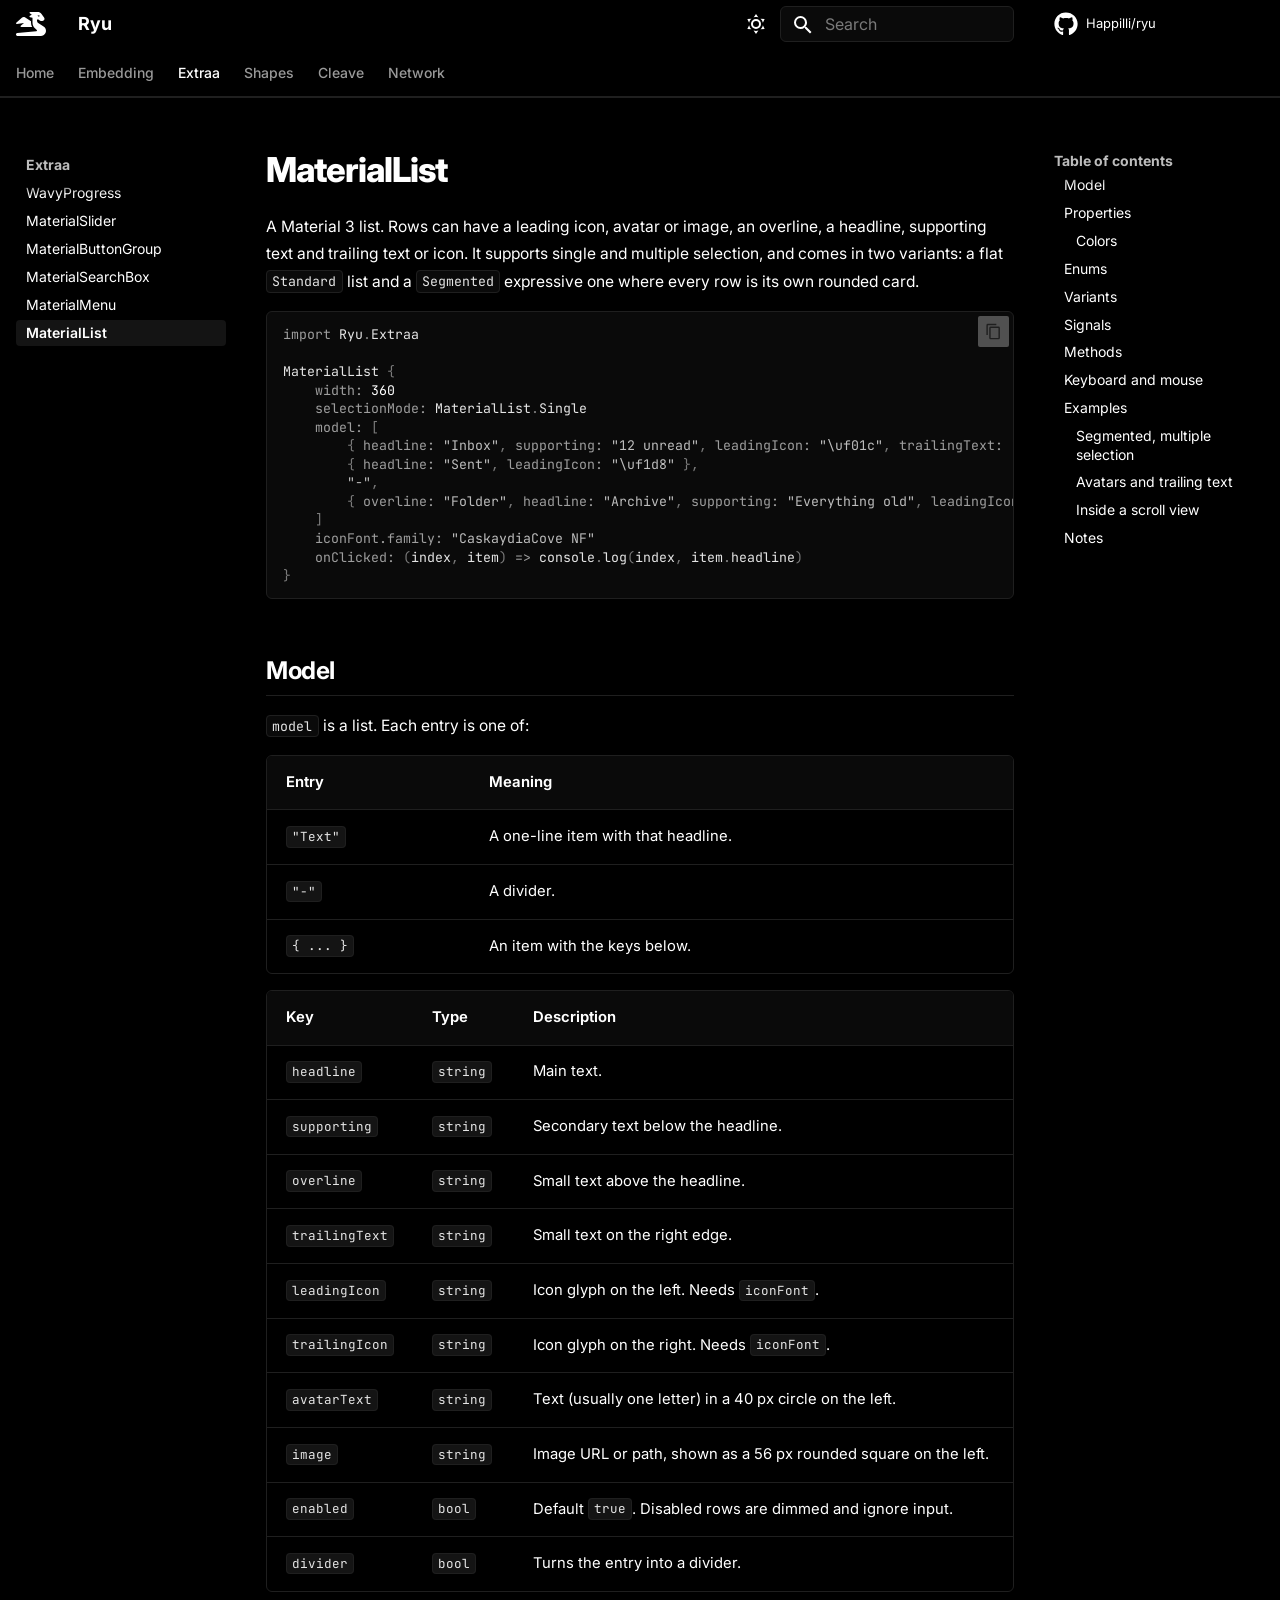
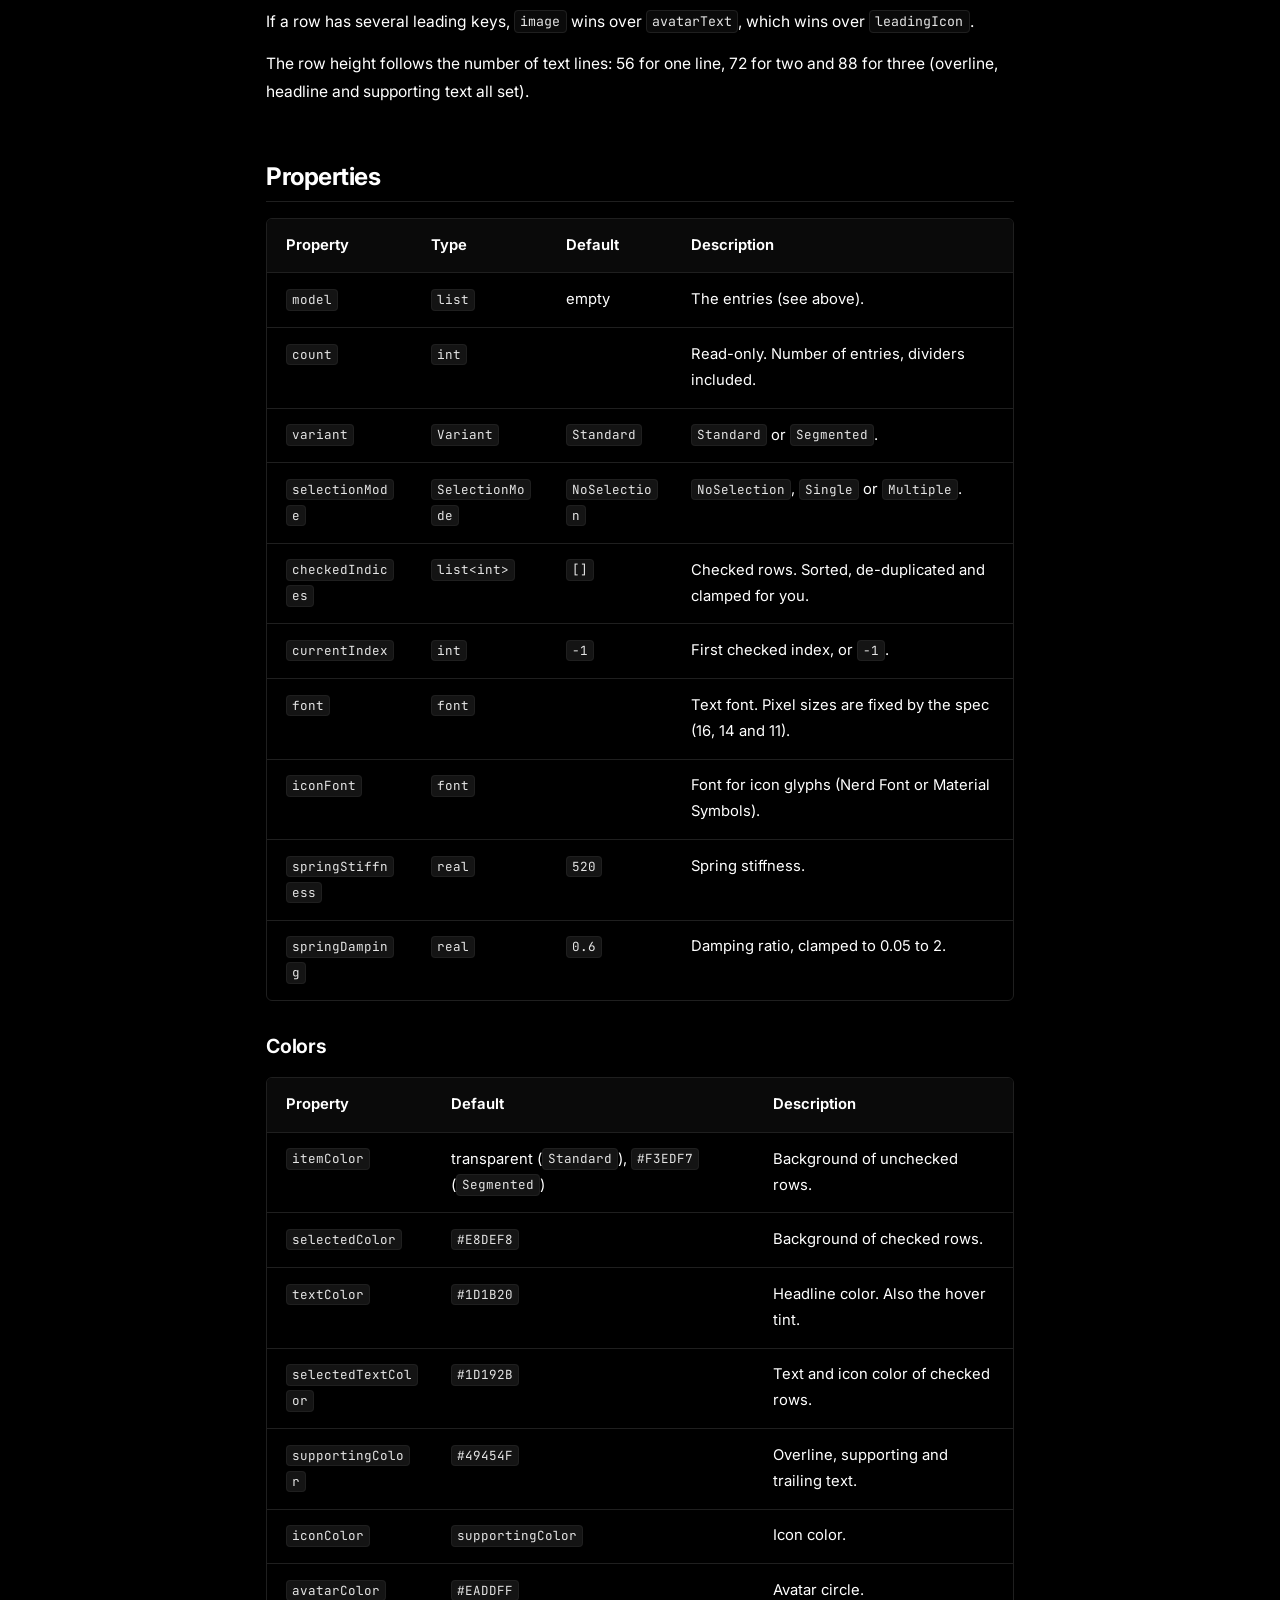
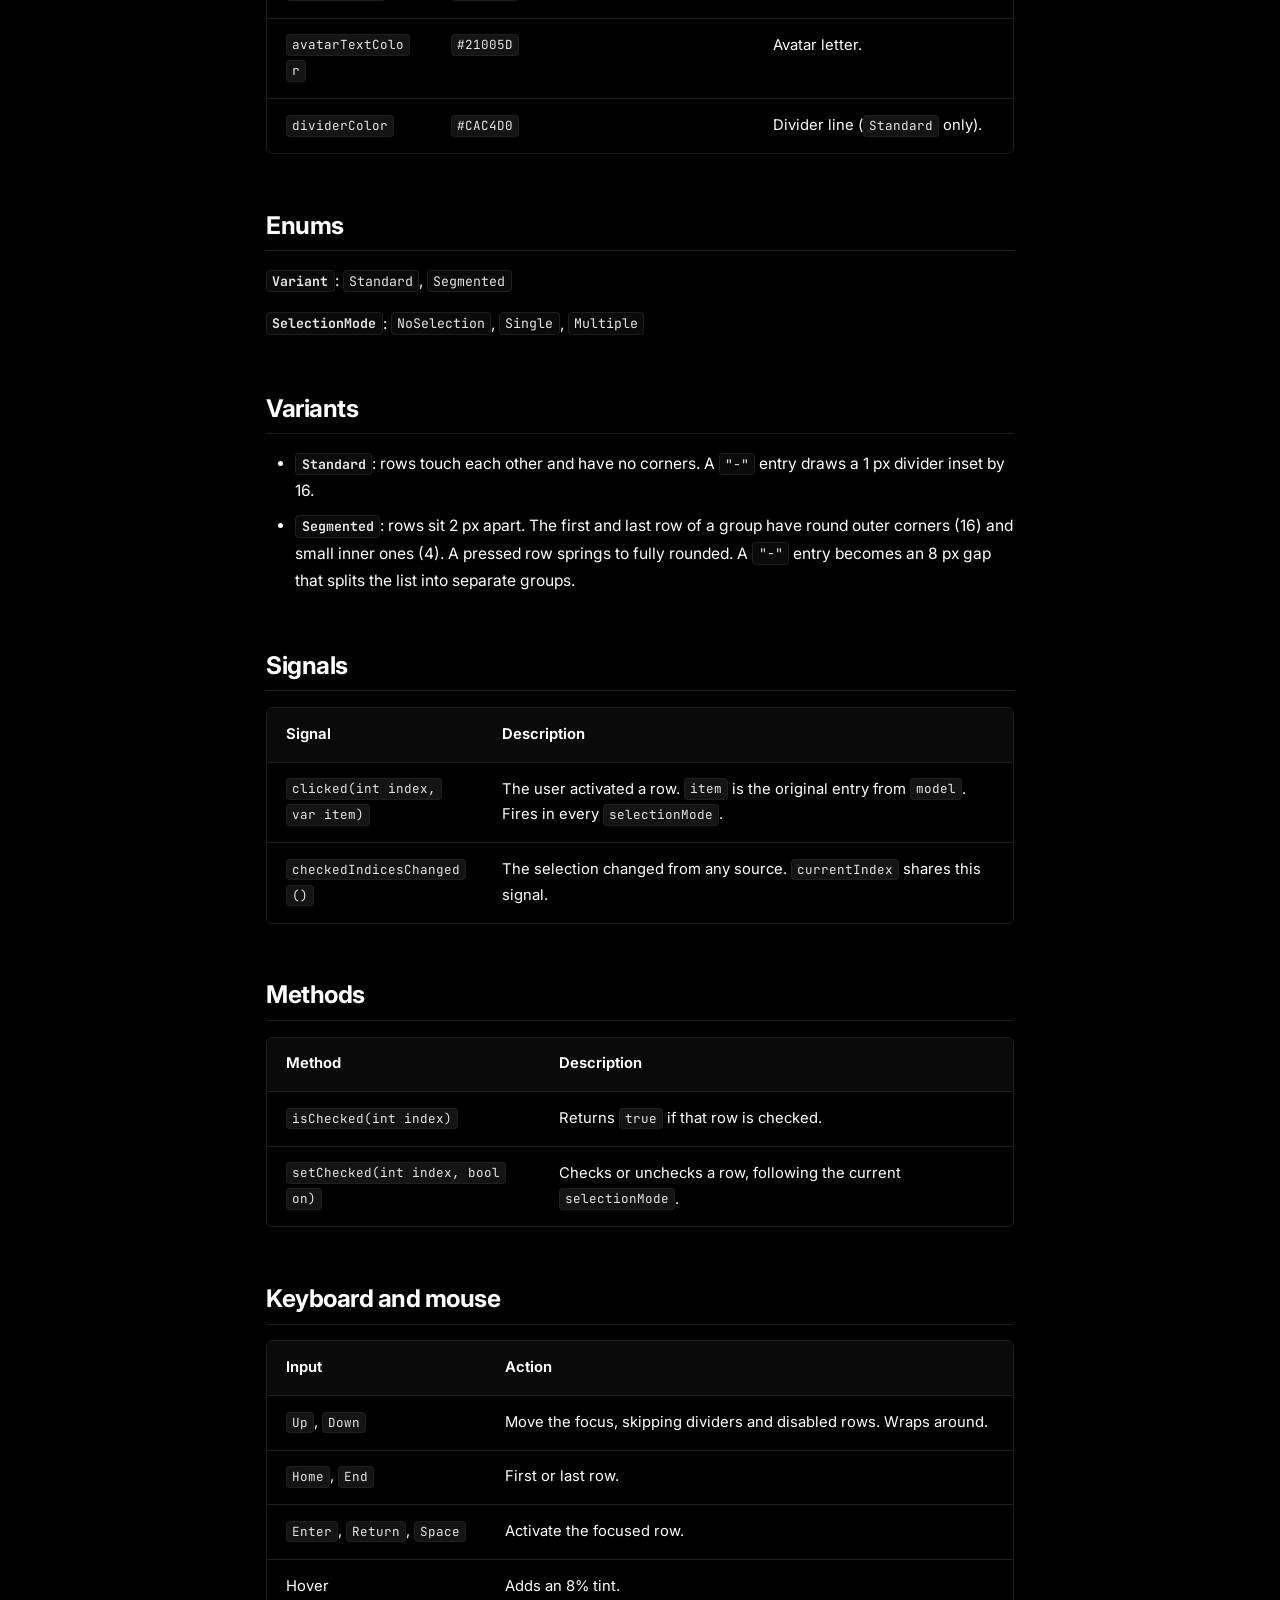
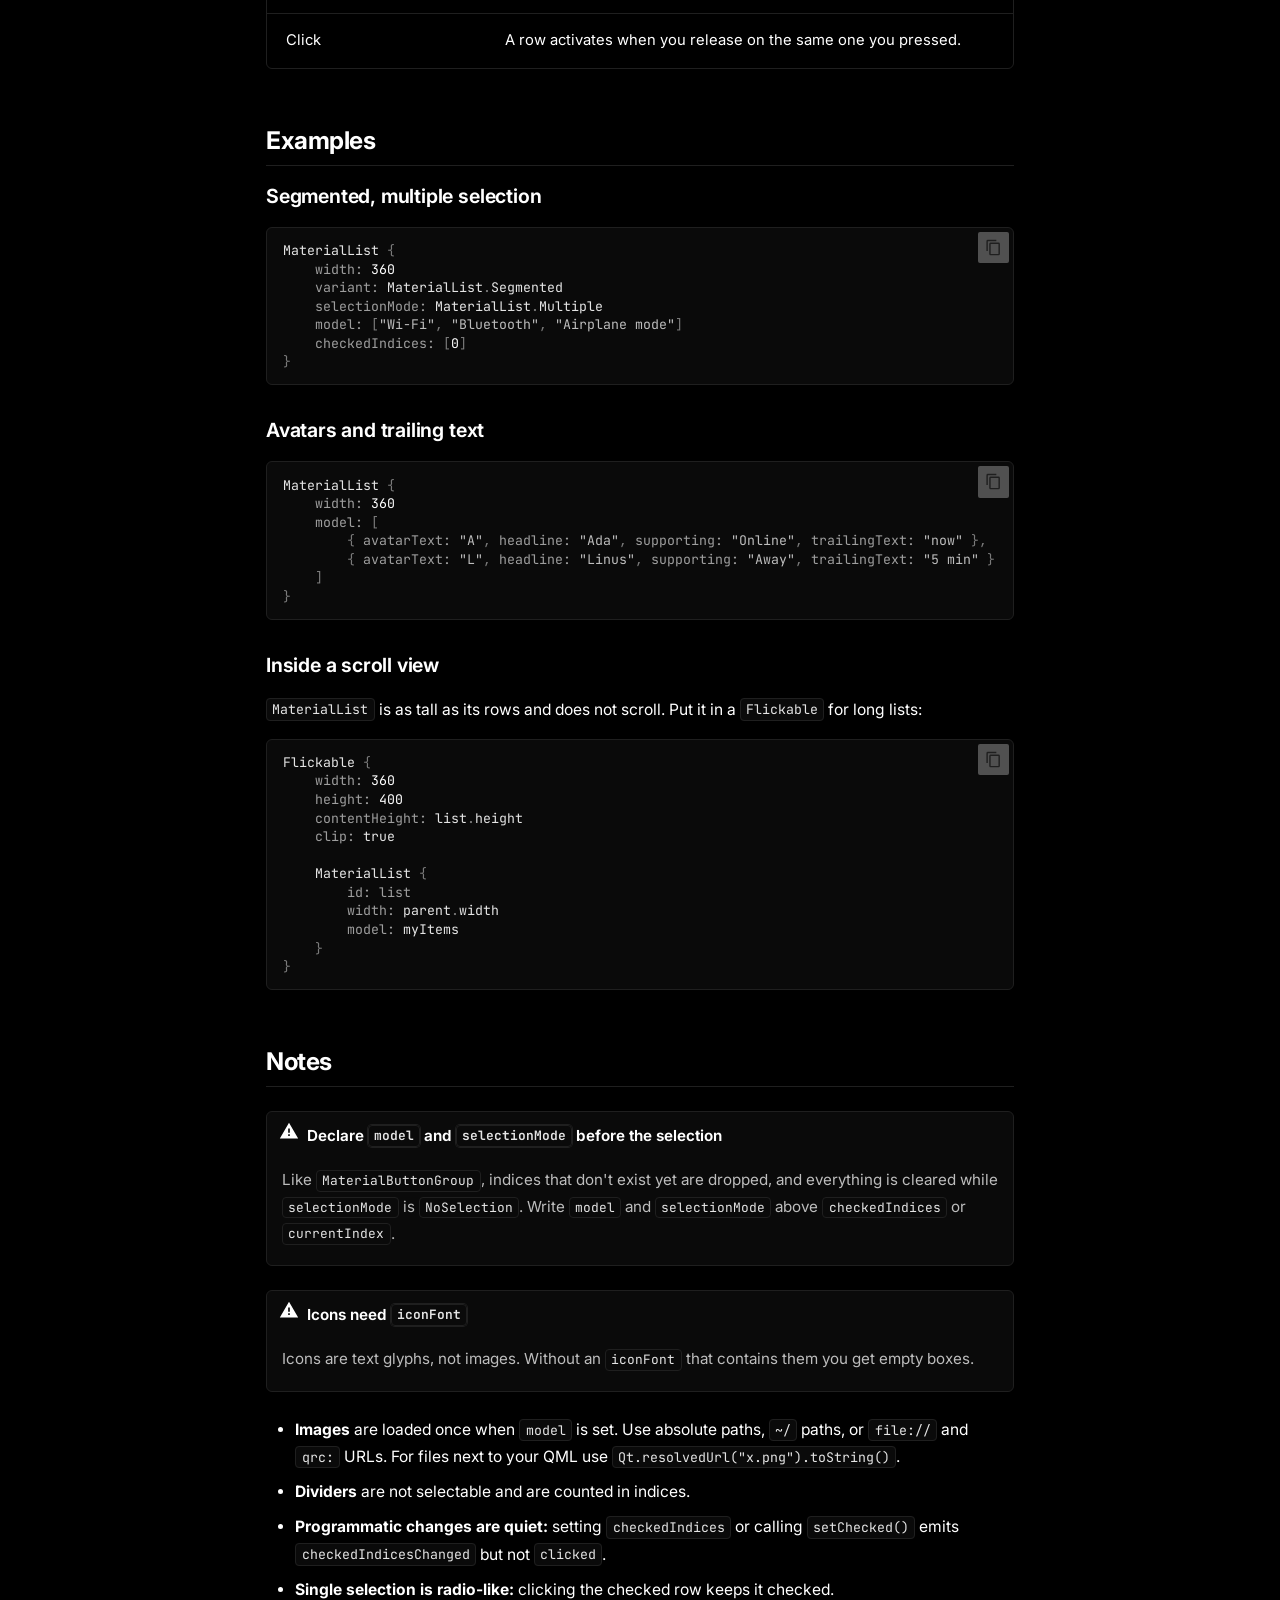
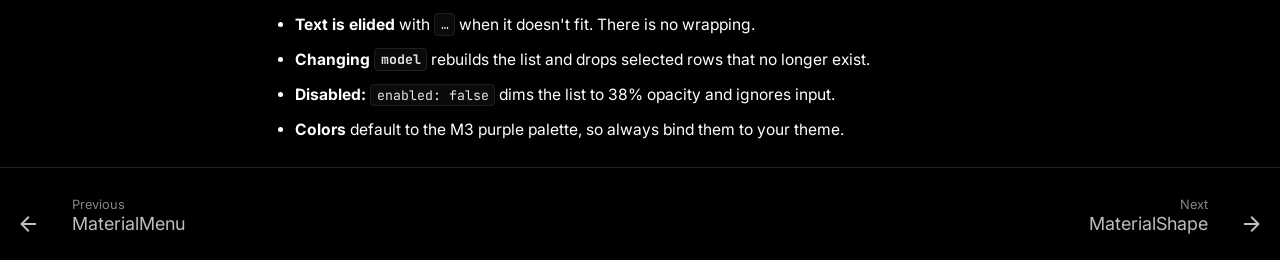
<file: extraa/material-list/index.html>
<!doctype html>
<html lang="en" class="no-js">
  <head>
    
      <meta charset="utf-8">
      <meta name="viewport" content="width=device-width,initial-scale=1">
      
        <meta name="description" content="Material 3 components for Qt 6 and QML">
      
      
      
        <link rel="canonical" href="https://ryu.safalski.ryzn.pro/extraa/material-list/">
      
      
        <link rel="prev" href="../material-menu/">
      
      
        <link rel="next" href="../../shapes/material-shape/">
      
      
        
      
      
      <link rel="icon" href="../../dragon.svg">
      <meta name="generator" content="mkdocs-1.6.1, mkdocs-material-9.8.1">
    
    
      
        <title>MaterialList - Ryu</title>
      
    
    
      <link rel="stylesheet" href="../../assets/stylesheets/main.57a0d79d.min.css">
      
        
        <link rel="stylesheet" href="../../assets/stylesheets/palette.fb2fffe2.min.css">
      
      


    
    
      
    
    
      
        
        
        <link rel="preconnect" href="https://fonts.gstatic.com" crossorigin>
        <link rel="stylesheet" href="https://fonts.googleapis.com/css?family=Inter:300,300i,400,400i,700,700i%7CJetBrains+Mono:400,400i,700,700i&display=fallback">
        <style>:root{--md-text-font:"Inter";--md-code-font:"JetBrains Mono"}</style>
      
    
    
      <link rel="stylesheet" href="../../stylesheets/extra.css">
    
    <script>__md_scope=new URL("../..",location),__md_hash=e=>[...e].reduce(((e,_)=>(e<<5)-e+_.charCodeAt(0)),0),__md_get=(e,_=localStorage,t=__md_scope)=>JSON.parse(_.getItem(t.pathname+"."+e)),__md_set=(e,_,t=localStorage,a=__md_scope)=>{try{t.setItem(a.pathname+"."+e,JSON.stringify(_))}catch(e){}}</script>
    
      

    
    
  </head>
  
  
    
    
      
    
    
    
    
    <body dir="ltr" data-md-color-scheme="ryu-dark" data-md-color-primary="indigo" data-md-color-accent="indigo">
  
    
    <input class="md-toggle" data-md-toggle="drawer" type="checkbox" id="__drawer" autocomplete="off">
    <input class="md-toggle" data-md-toggle="search" type="checkbox" id="__search" autocomplete="off">
    <label class="md-overlay" for="__drawer"></label>
    <div data-md-component="skip">
      
        
        <a href="#materiallist" class="md-skip">
          Skip to content
        </a>
      
    </div>
    <div data-md-component="announce">
      
    </div>
    
    
      

  

<header class="md-header md-header--shadow md-header--lifted" data-md-component="header">
  <nav class="md-header__inner md-grid" aria-label="Header">
    <a href="../.." title="Ryu" class="md-header__button md-logo" aria-label="Ryu" data-md-component="logo">
      
  
  <svg xmlns="http://www.w3.org/2000/svg" viewBox="0 0 640 512"><!--! Font Awesome Free 7.1.0 by @fontawesome - https://fontawesome.com License - https://fontawesome.com/license/free (Icons: CC BY 4.0, Fonts: SIL OFL 1.1, Code: MIT License) Copyright 2025 Fonticons, Inc.--><path d="m352 124.5-51.9-13c-6.5-1.6-11.3-7.1-12-13.8s2.8-13.1 8.7-16.1l40.8-20.4-43.3-32.5c-5.5-4.1-7.8-11.3-5.6-17.9S297.1 0 304 0h160c30.2 0 58.7 14.2 76.8 38.4l57.6 76.8c6.2 8.3 9.6 18.4 9.6 28.8 0 26.5-21.5 48-48 48h-21.5c-17 0-33.3-6.7-45.3-18.7L479.9 160h-32v21.5c0 24.8 12.8 47.9 33.8 61.1l106.6 66.6c32.1 20.1 51.6 55.2 51.6 93.1 0 60.6-49.1 109.8-109.8 109.8L32.3 512c-3.3 0-6.6-.4-9.6-1.4C13.5 507.8 6 501 2.3 492 1 488.7.1 485.1 0 481.3c-.2-3.7.3-7.3 1.3-10.7 2.8-9.2 9.6-16.7 18.6-20.4 3-1.2 6.2-2 9.5-2.2l403.9-36c8.3-.7 14.7-7.7 14.7-16.1 0-4.3-1.7-8.4-4.7-11.4l-44.4-44.4c-30-30-46.9-70.7-46.9-113.1zm160-52.2v-.6zm-1.3 7.4-46.4-11.6q-.3 1.95-.3 3.9c0 13.3 10.7 24 24 24 10.6 0 19.5-6.8 22.7-16.3m-379.8 36.8c16.3-14.5 40.4-16.2 58.5-4.1l130.6 87v27.5c0 32.8 8.4 64.8 24 93H112c-6.7 0-12.7-4.2-15-10.4s-.5-13.3 4.6-17.7l69.4-59.5-152.6 23.5c-7 1.1-13.9-2.6-16.9-9s-1.4-14 3.9-18.8z"/></svg>

    </a>
    <label class="md-header__button md-icon" for="__drawer">
      
      <svg xmlns="http://www.w3.org/2000/svg" viewBox="0 0 24 24"><path d="M3 6h18v2H3zm0 5h18v2H3zm0 5h18v2H3z"/></svg>
    </label>
    <div class="md-header__title" data-md-component="header-title">
      <div class="md-header__ellipsis">
        <div class="md-header__topic">
          <span class="md-ellipsis">
            Ryu
          </span>
        </div>
        <div class="md-header__topic" data-md-component="header-topic">
          <span class="md-ellipsis">
            
              MaterialList
            
          </span>
        </div>
      </div>
    </div>
    
      
        <form class="md-header__option" data-md-component="palette">
  
    
    
    
    <input class="md-option" data-md-color-media="" data-md-color-scheme="ryu-dark" data-md-color-primary="indigo" data-md-color-accent="indigo"  aria-label="Switch to light mode"  type="radio" name="__palette" id="__palette_0">
    
      <label class="md-header__button md-icon" title="Switch to light mode" for="__palette_1" hidden>
        <svg xmlns="http://www.w3.org/2000/svg" viewBox="0 0 24 24"><path d="M12 7a5 5 0 0 1 5 5 5 5 0 0 1-5 5 5 5 0 0 1-5-5 5 5 0 0 1 5-5m0 2a3 3 0 0 0-3 3 3 3 0 0 0 3 3 3 3 0 0 0 3-3 3 3 0 0 0-3-3m0-7 2.39 3.42C13.65 5.15 12.84 5 12 5s-1.65.15-2.39.42zM3.34 7l4.16-.35A7.2 7.2 0 0 0 5.94 8.5c-.44.74-.69 1.5-.83 2.29zm.02 10 1.76-3.77a7.131 7.131 0 0 0 2.38 4.14zM20.65 7l-1.77 3.79a7.02 7.02 0 0 0-2.38-4.15zm-.01 10-4.14.36c.59-.51 1.12-1.14 1.54-1.86.42-.73.69-1.5.83-2.29zM12 22l-2.41-3.44c.74.27 1.55.44 2.41.44.82 0 1.63-.17 2.37-.44z"/></svg>
      </label>
    
  
    
    
    
    <input class="md-option" data-md-color-media="" data-md-color-scheme="ryu-light" data-md-color-primary="indigo" data-md-color-accent="indigo"  aria-label="Switch to dark mode"  type="radio" name="__palette" id="__palette_1">
    
      <label class="md-header__button md-icon" title="Switch to dark mode" for="__palette_0" hidden>
        <svg xmlns="http://www.w3.org/2000/svg" viewBox="0 0 24 24"><path d="m17.75 4.09-2.53 1.94.91 3.06-2.63-1.81-2.63 1.81.91-3.06-2.53-1.94L12.44 4l1.06-3 1.06 3zm3.5 6.91-1.64 1.25.59 1.98-1.7-1.17-1.7 1.17.59-1.98L15.75 11l2.06-.05L18.5 9l.69 1.95zm-2.28 4.95c.83-.08 1.72 1.1 1.19 1.85-.32.45-.66.87-1.08 1.27C15.17 23 8.84 23 4.94 19.07c-3.91-3.9-3.91-10.24 0-14.14.4-.4.82-.76 1.27-1.08.75-.53 1.93.36 1.85 1.19-.27 2.86.69 5.83 2.89 8.02a9.96 9.96 0 0 0 8.02 2.89m-1.64 2.02a12.08 12.08 0 0 1-7.8-3.47c-2.17-2.19-3.33-5-3.49-7.82-2.81 3.14-2.7 7.96.31 10.98 3.02 3.01 7.84 3.12 10.98.31"/></svg>
      </label>
    
  
</form>
      
    
    
      <script>var palette=__md_get("__palette");if(palette&&palette.color){if("(prefers-color-scheme)"===palette.color.media){var media=matchMedia("(prefers-color-scheme: light)"),input=document.querySelector(media.matches?"[data-md-color-media='(prefers-color-scheme: light)']":"[data-md-color-media='(prefers-color-scheme: dark)']");palette.color.media=input.getAttribute("data-md-color-media"),palette.color.scheme=input.getAttribute("data-md-color-scheme"),palette.color.primary=input.getAttribute("data-md-color-primary"),palette.color.accent=input.getAttribute("data-md-color-accent")}for(var[key,value]of Object.entries(palette.color))document.body.setAttribute("data-md-color-"+key,value)}</script>
    
    
    
      
      
        <label class="md-header__button md-icon" for="__search">
          
          <svg xmlns="http://www.w3.org/2000/svg" viewBox="0 0 24 24"><path d="M9.5 3A6.5 6.5 0 0 1 16 9.5c0 1.61-.59 3.09-1.56 4.23l.27.27h.79l5 5-1.5 1.5-5-5v-.79l-.27-.27A6.52 6.52 0 0 1 9.5 16 6.5 6.5 0 0 1 3 9.5 6.5 6.5 0 0 1 9.5 3m0 2C7 5 5 7 5 9.5S7 14 9.5 14 14 12 14 9.5 12 5 9.5 5"/></svg>
        </label>
        <div class="md-search" data-md-component="search" role="dialog">
  <label class="md-search__overlay" for="__search"></label>
  <div class="md-search__inner" role="search">
    <form class="md-search__form" name="search">
      <input type="text" class="md-search__input" name="query" aria-label="Search" placeholder="Search" autocapitalize="off" autocorrect="off" autocomplete="off" spellcheck="false" data-md-component="search-query" required>
      <label class="md-search__icon md-icon" for="__search">
        
        <svg xmlns="http://www.w3.org/2000/svg" viewBox="0 0 24 24"><path d="M9.5 3A6.5 6.5 0 0 1 16 9.5c0 1.61-.59 3.09-1.56 4.23l.27.27h.79l5 5-1.5 1.5-5-5v-.79l-.27-.27A6.52 6.52 0 0 1 9.5 16 6.5 6.5 0 0 1 3 9.5 6.5 6.5 0 0 1 9.5 3m0 2C7 5 5 7 5 9.5S7 14 9.5 14 14 12 14 9.5 12 5 9.5 5"/></svg>
        
        <svg xmlns="http://www.w3.org/2000/svg" viewBox="0 0 24 24"><path d="M20 11v2H8l5.5 5.5-1.42 1.42L4.16 12l7.92-7.92L13.5 5.5 8 11z"/></svg>
      </label>
      <nav class="md-search__options" aria-label="Search">
        
        <button type="reset" class="md-search__icon md-icon" title="Clear" aria-label="Clear" tabindex="-1">
          
          <svg xmlns="http://www.w3.org/2000/svg" viewBox="0 0 24 24"><path d="M19 6.41 17.59 5 12 10.59 6.41 5 5 6.41 10.59 12 5 17.59 6.41 19 12 13.41 17.59 19 19 17.59 13.41 12z"/></svg>
        </button>
      </nav>
      
        <div class="md-search__suggest" data-md-component="search-suggest"></div>
      
    </form>
    <div class="md-search__output">
      <div class="md-search__scrollwrap" tabindex="0" data-md-scrollfix>
        <div class="md-search-result" data-md-component="search-result">
          <div class="md-search-result__meta">
            Initializing search
          </div>
          <ol class="md-search-result__list" role="presentation"></ol>
        </div>
      </div>
    </div>
  </div>
</div>
      
    
    
      <div class="md-header__source">
        <a href="https://github.com/Happilli/ryu" title="Go to repository" class="md-source" data-md-component="source">
  <div class="md-source__icon md-icon">
    
    <svg xmlns="http://www.w3.org/2000/svg" viewBox="0 0 512 512"><!--! Font Awesome Free 7.1.0 by @fontawesome - https://fontawesome.com License - https://fontawesome.com/license/free (Icons: CC BY 4.0, Fonts: SIL OFL 1.1, Code: MIT License) Copyright 2025 Fonticons, Inc.--><path d="M173.9 397.4c0 2-2.3 3.6-5.2 3.6-3.3.3-5.6-1.3-5.6-3.6 0-2 2.3-3.6 5.2-3.6 3-.3 5.6 1.3 5.6 3.6m-31.1-4.5c-.7 2 1.3 4.3 4.3 4.9 2.6 1 5.6 0 6.2-2s-1.3-4.3-4.3-5.2c-2.6-.7-5.5.3-6.2 2.3m44.2-1.7c-2.9.7-4.9 2.6-4.6 4.9.3 2 2.9 3.3 5.9 2.6 2.9-.7 4.9-2.6 4.6-4.6-.3-1.9-3-3.2-5.9-2.9M252.8 8C114.1 8 8 113.3 8 252c0 110.9 69.8 205.8 169.5 239.2 12.8 2.3 17.3-5.6 17.3-12.1 0-6.2-.3-40.4-.3-61.4 0 0-70 15-84.7-29.8 0 0-11.4-29.1-27.8-36.6 0 0-22.9-15.7 1.6-15.4 0 0 24.9 2 38.6 25.8 21.9 38.6 58.6 27.5 72.9 20.9 2.3-16 8.8-27.1 16-33.7-55.9-6.2-112.3-14.3-112.3-110.5 0-27.5 7.6-41.3 23.6-58.9-2.6-6.5-11.1-33.3 2.6-67.9 20.9-6.5 69 27 69 27 20-5.6 41.5-8.5 62.8-8.5s42.8 2.9 62.8 8.5c0 0 48.1-33.6 69-27 13.7 34.7 5.2 61.4 2.6 67.9 16 17.7 25.8 31.5 25.8 58.9 0 96.5-58.9 104.2-114.8 110.5 9.2 7.9 17 22.9 17 46.4 0 33.7-.3 75.4-.3 83.6 0 6.5 4.6 14.4 17.3 12.1C436.2 457.8 504 362.9 504 252 504 113.3 391.5 8 252.8 8M105.2 352.9c-1.3 1-1 3.3.7 5.2 1.6 1.6 3.9 2.3 5.2 1 1.3-1 1-3.3-.7-5.2-1.6-1.6-3.9-2.3-5.2-1m-10.8-8.1c-.7 1.3.3 2.9 2.3 3.9 1.6 1 3.6.7 4.3-.7.7-1.3-.3-2.9-2.3-3.9-2-.6-3.6-.3-4.3.7m32.4 35.6c-1.6 1.3-1 4.3 1.3 6.2 2.3 2.3 5.2 2.6 6.5 1 1.3-1.3.7-4.3-1.3-6.2-2.2-2.3-5.2-2.6-6.5-1m-11.4-14.7c-1.6 1-1.6 3.6 0 5.9s4.3 3.3 5.6 2.3c1.6-1.3 1.6-3.9 0-6.2-1.4-2.3-4-3.3-5.6-2"/></svg>
  </div>
  <div class="md-source__repository">
    Happilli/ryu
  </div>
</a>
      </div>
    
  </nav>
  
    
      
<nav class="md-tabs" aria-label="Tabs" data-md-component="tabs">
  <div class="md-grid">
    <ul class="md-tabs__list">
      
        
  
  
  
  
    <li class="md-tabs__item">
      <a href="../.." class="md-tabs__link">
        
  
  
    
  
  Home

      </a>
    </li>
  

      
        
  
  
  
  
    <li class="md-tabs__item">
      <a href="../../embedding/" class="md-tabs__link">
        
  
  
    
  
  Embedding

      </a>
    </li>
  

      
        
  
  
  
    
  
  
    
    
      <li class="md-tabs__item md-tabs__item--active">
        <a href="../wavy-progress/" class="md-tabs__link">
          
  
  
  Extraa

        </a>
      </li>
    
  

      
        
  
  
  
  
    
    
      <li class="md-tabs__item">
        <a href="../../shapes/material-shape/" class="md-tabs__link">
          
  
  
  Shapes

        </a>
      </li>
    
  

      
        
  
  
  
  
    
    
      <li class="md-tabs__item">
        <a href="../../cleave/cleave/" class="md-tabs__link">
          
  
  
  Cleave

        </a>
      </li>
    
  

      
        
  
  
  
  
    
    
      <li class="md-tabs__item">
        <a href="../../network/iwd/" class="md-tabs__link">
          
  
  
  Network

        </a>
      </li>
    
  

      
    </ul>
  </div>
</nav>
    
  
</header>
    
    <div class="md-container" data-md-component="container">
      
      
        
      
      <main class="md-main" data-md-component="main">
        <div class="md-main__inner md-grid">
          
            
              
              <div class="md-sidebar md-sidebar--primary" data-md-component="sidebar" data-md-type="navigation" >
                <div class="md-sidebar__scrollwrap">
                  <div class="md-sidebar__inner">
                    


  


<nav class="md-nav md-nav--primary md-nav--lifted" aria-label="Navigation" data-md-level="0">
  <label class="md-nav__title" for="__drawer">
    <a href="../.." title="Ryu" class="md-nav__button md-logo" aria-label="Ryu" data-md-component="logo">
      
  
  <svg xmlns="http://www.w3.org/2000/svg" viewBox="0 0 640 512"><!--! Font Awesome Free 7.1.0 by @fontawesome - https://fontawesome.com License - https://fontawesome.com/license/free (Icons: CC BY 4.0, Fonts: SIL OFL 1.1, Code: MIT License) Copyright 2025 Fonticons, Inc.--><path d="m352 124.5-51.9-13c-6.5-1.6-11.3-7.1-12-13.8s2.8-13.1 8.7-16.1l40.8-20.4-43.3-32.5c-5.5-4.1-7.8-11.3-5.6-17.9S297.1 0 304 0h160c30.2 0 58.7 14.2 76.8 38.4l57.6 76.8c6.2 8.3 9.6 18.4 9.6 28.8 0 26.5-21.5 48-48 48h-21.5c-17 0-33.3-6.7-45.3-18.7L479.9 160h-32v21.5c0 24.8 12.8 47.9 33.8 61.1l106.6 66.6c32.1 20.1 51.6 55.2 51.6 93.1 0 60.6-49.1 109.8-109.8 109.8L32.3 512c-3.3 0-6.6-.4-9.6-1.4C13.5 507.8 6 501 2.3 492 1 488.7.1 485.1 0 481.3c-.2-3.7.3-7.3 1.3-10.7 2.8-9.2 9.6-16.7 18.6-20.4 3-1.2 6.2-2 9.5-2.2l403.9-36c8.3-.7 14.7-7.7 14.7-16.1 0-4.3-1.7-8.4-4.7-11.4l-44.4-44.4c-30-30-46.9-70.7-46.9-113.1zm160-52.2v-.6zm-1.3 7.4-46.4-11.6q-.3 1.95-.3 3.9c0 13.3 10.7 24 24 24 10.6 0 19.5-6.8 22.7-16.3m-379.8 36.8c16.3-14.5 40.4-16.2 58.5-4.1l130.6 87v27.5c0 32.8 8.4 64.8 24 93H112c-6.7 0-12.7-4.2-15-10.4s-.5-13.3 4.6-17.7l69.4-59.5-152.6 23.5c-7 1.1-13.9-2.6-16.9-9s-1.4-14 3.9-18.8z"/></svg>

    </a>
    Ryu
  </label>
  
    <div class="md-nav__source">
      <a href="https://github.com/Happilli/ryu" title="Go to repository" class="md-source" data-md-component="source">
  <div class="md-source__icon md-icon">
    
    <svg xmlns="http://www.w3.org/2000/svg" viewBox="0 0 512 512"><!--! Font Awesome Free 7.1.0 by @fontawesome - https://fontawesome.com License - https://fontawesome.com/license/free (Icons: CC BY 4.0, Fonts: SIL OFL 1.1, Code: MIT License) Copyright 2025 Fonticons, Inc.--><path d="M173.9 397.4c0 2-2.3 3.6-5.2 3.6-3.3.3-5.6-1.3-5.6-3.6 0-2 2.3-3.6 5.2-3.6 3-.3 5.6 1.3 5.6 3.6m-31.1-4.5c-.7 2 1.3 4.3 4.3 4.9 2.6 1 5.6 0 6.2-2s-1.3-4.3-4.3-5.2c-2.6-.7-5.5.3-6.2 2.3m44.2-1.7c-2.9.7-4.9 2.6-4.6 4.9.3 2 2.9 3.3 5.9 2.6 2.9-.7 4.9-2.6 4.6-4.6-.3-1.9-3-3.2-5.9-2.9M252.8 8C114.1 8 8 113.3 8 252c0 110.9 69.8 205.8 169.5 239.2 12.8 2.3 17.3-5.6 17.3-12.1 0-6.2-.3-40.4-.3-61.4 0 0-70 15-84.7-29.8 0 0-11.4-29.1-27.8-36.6 0 0-22.9-15.7 1.6-15.4 0 0 24.9 2 38.6 25.8 21.9 38.6 58.6 27.5 72.9 20.9 2.3-16 8.8-27.1 16-33.7-55.9-6.2-112.3-14.3-112.3-110.5 0-27.5 7.6-41.3 23.6-58.9-2.6-6.5-11.1-33.3 2.6-67.9 20.9-6.5 69 27 69 27 20-5.6 41.5-8.5 62.8-8.5s42.8 2.9 62.8 8.5c0 0 48.1-33.6 69-27 13.7 34.7 5.2 61.4 2.6 67.9 16 17.7 25.8 31.5 25.8 58.9 0 96.5-58.9 104.2-114.8 110.5 9.2 7.9 17 22.9 17 46.4 0 33.7-.3 75.4-.3 83.6 0 6.5 4.6 14.4 17.3 12.1C436.2 457.8 504 362.9 504 252 504 113.3 391.5 8 252.8 8M105.2 352.9c-1.3 1-1 3.3.7 5.2 1.6 1.6 3.9 2.3 5.2 1 1.3-1 1-3.3-.7-5.2-1.6-1.6-3.9-2.3-5.2-1m-10.8-8.1c-.7 1.3.3 2.9 2.3 3.9 1.6 1 3.6.7 4.3-.7.7-1.3-.3-2.9-2.3-3.9-2-.6-3.6-.3-4.3.7m32.4 35.6c-1.6 1.3-1 4.3 1.3 6.2 2.3 2.3 5.2 2.6 6.5 1 1.3-1.3.7-4.3-1.3-6.2-2.2-2.3-5.2-2.6-6.5-1m-11.4-14.7c-1.6 1-1.6 3.6 0 5.9s4.3 3.3 5.6 2.3c1.6-1.3 1.6-3.9 0-6.2-1.4-2.3-4-3.3-5.6-2"/></svg>
  </div>
  <div class="md-source__repository">
    Happilli/ryu
  </div>
</a>
    </div>
  
  <ul class="md-nav__list" data-md-scrollfix>
    
      
      
  
  
  
  
    <li class="md-nav__item">
      <a href="../.." class="md-nav__link">
        
  
  
  <span class="md-ellipsis">
    
  
    Home
  

    
  </span>
  
  

      </a>
    </li>
  

    
      
      
  
  
  
  
    <li class="md-nav__item">
      <a href="../../embedding/" class="md-nav__link">
        
  
  
  <span class="md-ellipsis">
    
  
    Embedding
  

    
  </span>
  
  

      </a>
    </li>
  

    
      
      
  
  
    
  
  
  
    
    
    
    
      
        
        
      
      
        
      
    
    
    <li class="md-nav__item md-nav__item--active md-nav__item--section md-nav__item--nested">
      
        
        
        <input class="md-nav__toggle md-toggle " type="checkbox" id="__nav_3" checked>
        
          
          <label class="md-nav__link" for="__nav_3" id="__nav_3_label" tabindex="">
            
  
  
  <span class="md-ellipsis">
    
  
    Extraa
  

    
  </span>
  
  

            <span class="md-nav__icon md-icon"></span>
          </label>
        
        <nav class="md-nav" data-md-level="1" aria-labelledby="__nav_3_label" aria-expanded="true">
          <label class="md-nav__title" for="__nav_3">
            <span class="md-nav__icon md-icon"></span>
            
  
    Extraa
  

          </label>
          <ul class="md-nav__list" data-md-scrollfix>
            
              
                
  
  
  
  
    <li class="md-nav__item">
      <a href="../wavy-progress/" class="md-nav__link">
        
  
  
  <span class="md-ellipsis">
    
  
    WavyProgress
  

    
  </span>
  
  

      </a>
    </li>
  

              
            
              
                
  
  
  
  
    <li class="md-nav__item">
      <a href="../material-slider/" class="md-nav__link">
        
  
  
  <span class="md-ellipsis">
    
  
    MaterialSlider
  

    
  </span>
  
  

      </a>
    </li>
  

              
            
              
                
  
  
  
  
    <li class="md-nav__item">
      <a href="../material-button-group/" class="md-nav__link">
        
  
  
  <span class="md-ellipsis">
    
  
    MaterialButtonGroup
  

    
  </span>
  
  

      </a>
    </li>
  

              
            
              
                
  
  
  
  
    <li class="md-nav__item">
      <a href="../material-search-box/" class="md-nav__link">
        
  
  
  <span class="md-ellipsis">
    
  
    MaterialSearchBox
  

    
  </span>
  
  

      </a>
    </li>
  

              
            
              
                
  
  
  
  
    <li class="md-nav__item">
      <a href="../material-menu/" class="md-nav__link">
        
  
  
  <span class="md-ellipsis">
    
  
    MaterialMenu
  

    
  </span>
  
  

      </a>
    </li>
  

              
            
              
                
  
  
    
  
  
  
    <li class="md-nav__item md-nav__item--active">
      
      <input class="md-nav__toggle md-toggle" type="checkbox" id="__toc">
      
      
        
      
      
        <label class="md-nav__link md-nav__link--active" for="__toc">
          
  
  
  <span class="md-ellipsis">
    
  
    MaterialList
  

    
  </span>
  
  

          <span class="md-nav__icon md-icon"></span>
        </label>
      
      <a href="./" class="md-nav__link md-nav__link--active">
        
  
  
  <span class="md-ellipsis">
    
  
    MaterialList
  

    
  </span>
  
  

      </a>
      
        

<nav class="md-nav md-nav--secondary" aria-label="Table of contents">
  
  
  
    
  
  
    <label class="md-nav__title" for="__toc">
      <span class="md-nav__icon md-icon"></span>
      Table of contents
    </label>
    <ul class="md-nav__list" data-md-component="toc" data-md-scrollfix>
      
        <li class="md-nav__item">
  <a href="#model" class="md-nav__link">
    <span class="md-ellipsis">
      
        Model
      
    </span>
  </a>
  
</li>
      
        <li class="md-nav__item">
  <a href="#properties" class="md-nav__link">
    <span class="md-ellipsis">
      
        Properties
      
    </span>
  </a>
  
    <nav class="md-nav" aria-label="Properties">
      <ul class="md-nav__list">
        
          <li class="md-nav__item">
  <a href="#colors" class="md-nav__link">
    <span class="md-ellipsis">
      
        Colors
      
    </span>
  </a>
  
</li>
        
      </ul>
    </nav>
  
</li>
      
        <li class="md-nav__item">
  <a href="#enums" class="md-nav__link">
    <span class="md-ellipsis">
      
        Enums
      
    </span>
  </a>
  
</li>
      
        <li class="md-nav__item">
  <a href="#variants" class="md-nav__link">
    <span class="md-ellipsis">
      
        Variants
      
    </span>
  </a>
  
</li>
      
        <li class="md-nav__item">
  <a href="#signals" class="md-nav__link">
    <span class="md-ellipsis">
      
        Signals
      
    </span>
  </a>
  
</li>
      
        <li class="md-nav__item">
  <a href="#methods" class="md-nav__link">
    <span class="md-ellipsis">
      
        Methods
      
    </span>
  </a>
  
</li>
      
        <li class="md-nav__item">
  <a href="#keyboard-and-mouse" class="md-nav__link">
    <span class="md-ellipsis">
      
        Keyboard and mouse
      
    </span>
  </a>
  
</li>
      
        <li class="md-nav__item">
  <a href="#examples" class="md-nav__link">
    <span class="md-ellipsis">
      
        Examples
      
    </span>
  </a>
  
    <nav class="md-nav" aria-label="Examples">
      <ul class="md-nav__list">
        
          <li class="md-nav__item">
  <a href="#segmented-multiple-selection" class="md-nav__link">
    <span class="md-ellipsis">
      
        Segmented, multiple selection
      
    </span>
  </a>
  
</li>
        
          <li class="md-nav__item">
  <a href="#avatars-and-trailing-text" class="md-nav__link">
    <span class="md-ellipsis">
      
        Avatars and trailing text
      
    </span>
  </a>
  
</li>
        
          <li class="md-nav__item">
  <a href="#inside-a-scroll-view" class="md-nav__link">
    <span class="md-ellipsis">
      
        Inside a scroll view
      
    </span>
  </a>
  
</li>
        
      </ul>
    </nav>
  
</li>
      
        <li class="md-nav__item">
  <a href="#notes" class="md-nav__link">
    <span class="md-ellipsis">
      
        Notes
      
    </span>
  </a>
  
</li>
      
    </ul>
  
</nav>
      
    </li>
  

              
            
          </ul>
        </nav>
      
    </li>
  

    
      
      
  
  
  
  
    
    
    
    
      
      
        
      
    
    
    <li class="md-nav__item md-nav__item--nested">
      
        
        
        <input class="md-nav__toggle md-toggle " type="checkbox" id="__nav_4" >
        
          
          <label class="md-nav__link" for="__nav_4" id="__nav_4_label" tabindex="0">
            
  
  
  <span class="md-ellipsis">
    
  
    Shapes
  

    
  </span>
  
  

            <span class="md-nav__icon md-icon"></span>
          </label>
        
        <nav class="md-nav" data-md-level="1" aria-labelledby="__nav_4_label" aria-expanded="false">
          <label class="md-nav__title" for="__nav_4">
            <span class="md-nav__icon md-icon"></span>
            
  
    Shapes
  

          </label>
          <ul class="md-nav__list" data-md-scrollfix>
            
              
                
  
  
  
  
    <li class="md-nav__item">
      <a href="../../shapes/material-shape/" class="md-nav__link">
        
  
  
  <span class="md-ellipsis">
    
  
    MaterialShape
  

    
  </span>
  
  

      </a>
    </li>
  

              
            
          </ul>
        </nav>
      
    </li>
  

    
      
      
  
  
  
  
    
    
    
    
      
      
        
      
    
    
    <li class="md-nav__item md-nav__item--nested">
      
        
        
        <input class="md-nav__toggle md-toggle " type="checkbox" id="__nav_5" >
        
          
          <label class="md-nav__link" for="__nav_5" id="__nav_5_label" tabindex="0">
            
  
  
  <span class="md-ellipsis">
    
  
    Cleave
  

    
  </span>
  
  

            <span class="md-nav__icon md-icon"></span>
          </label>
        
        <nav class="md-nav" data-md-level="1" aria-labelledby="__nav_5_label" aria-expanded="false">
          <label class="md-nav__title" for="__nav_5">
            <span class="md-nav__icon md-icon"></span>
            
  
    Cleave
  

          </label>
          <ul class="md-nav__list" data-md-scrollfix>
            
              
                
  
  
  
  
    <li class="md-nav__item">
      <a href="../../cleave/cleave/" class="md-nav__link">
        
  
  
  <span class="md-ellipsis">
    
  
    Cleave
  

    
  </span>
  
  

      </a>
    </li>
  

              
            
          </ul>
        </nav>
      
    </li>
  

    
      
      
  
  
  
  
    
    
    
    
      
      
        
      
    
    
    <li class="md-nav__item md-nav__item--nested">
      
        
        
        <input class="md-nav__toggle md-toggle " type="checkbox" id="__nav_6" >
        
          
          <label class="md-nav__link" for="__nav_6" id="__nav_6_label" tabindex="0">
            
  
  
  <span class="md-ellipsis">
    
  
    Network
  

    
  </span>
  
  

            <span class="md-nav__icon md-icon"></span>
          </label>
        
        <nav class="md-nav" data-md-level="1" aria-labelledby="__nav_6_label" aria-expanded="false">
          <label class="md-nav__title" for="__nav_6">
            <span class="md-nav__icon md-icon"></span>
            
  
    Network
  

          </label>
          <ul class="md-nav__list" data-md-scrollfix>
            
              
                
  
  
  
  
    <li class="md-nav__item">
      <a href="../../network/iwd/" class="md-nav__link">
        
  
  
  <span class="md-ellipsis">
    
  
    Iwd
  

    
  </span>
  
  

      </a>
    </li>
  

              
            
          </ul>
        </nav>
      
    </li>
  

    
  </ul>
</nav>
                  </div>
                </div>
              </div>
            
            
              
              <div class="md-sidebar md-sidebar--secondary" data-md-component="sidebar" data-md-type="toc" >
                <div class="md-sidebar__scrollwrap">
                  <div class="md-sidebar__inner">
                    

<nav class="md-nav md-nav--secondary" aria-label="Table of contents">
  
  
  
    
  
  
    <label class="md-nav__title" for="__toc">
      <span class="md-nav__icon md-icon"></span>
      Table of contents
    </label>
    <ul class="md-nav__list" data-md-component="toc" data-md-scrollfix>
      
        <li class="md-nav__item">
  <a href="#model" class="md-nav__link">
    <span class="md-ellipsis">
      
        Model
      
    </span>
  </a>
  
</li>
      
        <li class="md-nav__item">
  <a href="#properties" class="md-nav__link">
    <span class="md-ellipsis">
      
        Properties
      
    </span>
  </a>
  
    <nav class="md-nav" aria-label="Properties">
      <ul class="md-nav__list">
        
          <li class="md-nav__item">
  <a href="#colors" class="md-nav__link">
    <span class="md-ellipsis">
      
        Colors
      
    </span>
  </a>
  
</li>
        
      </ul>
    </nav>
  
</li>
      
        <li class="md-nav__item">
  <a href="#enums" class="md-nav__link">
    <span class="md-ellipsis">
      
        Enums
      
    </span>
  </a>
  
</li>
      
        <li class="md-nav__item">
  <a href="#variants" class="md-nav__link">
    <span class="md-ellipsis">
      
        Variants
      
    </span>
  </a>
  
</li>
      
        <li class="md-nav__item">
  <a href="#signals" class="md-nav__link">
    <span class="md-ellipsis">
      
        Signals
      
    </span>
  </a>
  
</li>
      
        <li class="md-nav__item">
  <a href="#methods" class="md-nav__link">
    <span class="md-ellipsis">
      
        Methods
      
    </span>
  </a>
  
</li>
      
        <li class="md-nav__item">
  <a href="#keyboard-and-mouse" class="md-nav__link">
    <span class="md-ellipsis">
      
        Keyboard and mouse
      
    </span>
  </a>
  
</li>
      
        <li class="md-nav__item">
  <a href="#examples" class="md-nav__link">
    <span class="md-ellipsis">
      
        Examples
      
    </span>
  </a>
  
    <nav class="md-nav" aria-label="Examples">
      <ul class="md-nav__list">
        
          <li class="md-nav__item">
  <a href="#segmented-multiple-selection" class="md-nav__link">
    <span class="md-ellipsis">
      
        Segmented, multiple selection
      
    </span>
  </a>
  
</li>
        
          <li class="md-nav__item">
  <a href="#avatars-and-trailing-text" class="md-nav__link">
    <span class="md-ellipsis">
      
        Avatars and trailing text
      
    </span>
  </a>
  
</li>
        
          <li class="md-nav__item">
  <a href="#inside-a-scroll-view" class="md-nav__link">
    <span class="md-ellipsis">
      
        Inside a scroll view
      
    </span>
  </a>
  
</li>
        
      </ul>
    </nav>
  
</li>
      
        <li class="md-nav__item">
  <a href="#notes" class="md-nav__link">
    <span class="md-ellipsis">
      
        Notes
      
    </span>
  </a>
  
</li>
      
    </ul>
  
</nav>
                  </div>
                </div>
              </div>
            
          
          
            <div class="md-content" data-md-component="content">
              
              <article class="md-content__inner md-typeset">
                
                  


  
  


<h1 id="materiallist">MaterialList<a class="headerlink" href="#materiallist" title="Permanent link">&para;</a></h1>
<p>A Material 3 list. Rows can have a leading icon, avatar or image, an overline, a headline, supporting text and trailing text or icon. It supports single and multiple selection, and comes in two variants: a flat <code>Standard</code> list and a <code>Segmented</code> expressive one where every row is its own rounded card.</p>
<div class="highlight"><pre><span></span><code><span class="kr">import</span> <span class="nx">Ryu</span><span class="p">.</span><span class="nx">Extraa</span>

<span class="nx">MaterialList</span> <span class="p">{</span>
    <span class="k">width:</span> <span class="mi">360</span>
    <span class="k">selectionMode:</span> <span class="nx">MaterialList</span><span class="p">.</span><span class="nx">Single</span>
    <span class="k">model:</span> <span class="p">[</span>
        <span class="p">{</span> <span class="k">headline:</span> <span class="s2">"Inbox"</span><span class="p">,</span> <span class="k">supporting:</span> <span class="s2">"12 unread"</span><span class="p">,</span> <span class="k">leadingIcon:</span> <span class="s2">"\uf01c"</span><span class="p">,</span> <span class="k">trailingText:</span> <span class="s2">"12"</span> <span class="p">},</span>
        <span class="p">{</span> <span class="k">headline:</span> <span class="s2">"Sent"</span><span class="p">,</span> <span class="k">leadingIcon:</span> <span class="s2">"\uf1d8"</span> <span class="p">},</span>
        <span class="s2">"-"</span><span class="p">,</span>
        <span class="p">{</span> <span class="k">overline:</span> <span class="s2">"Folder"</span><span class="p">,</span> <span class="k">headline:</span> <span class="s2">"Archive"</span><span class="p">,</span> <span class="k">supporting:</span> <span class="s2">"Everything old"</span><span class="p">,</span> <span class="k">leadingIcon:</span> <span class="s2">"\uf187"</span> <span class="p">}</span>
    <span class="p">]</span>
    <span class="k">iconFont.family:</span> <span class="s2">"CaskaydiaCove NF"</span>
    <span class="k">onClicked:</span> <span class="p">(</span><span class="nx">index</span><span class="p">,</span> <span class="nx">item</span><span class="p">)</span> <span class="o">=&gt;</span> <span class="nx">console</span><span class="p">.</span><span class="nx">log</span><span class="p">(</span><span class="nx">index</span><span class="p">,</span> <span class="nx">item</span><span class="p">.</span><span class="nx">headline</span><span class="p">)</span>
<span class="p">}</span>
</code></pre></div>
<h2 id="model">Model<a class="headerlink" href="#model" title="Permanent link">&para;</a></h2>
<p><code>model</code> is a list. Each entry is one of:</p>
<table>
<thead>
<tr>
<th>Entry</th>
<th>Meaning</th>
</tr>
</thead>
<tbody>
<tr>
<td><code>"Text"</code></td>
<td>A one-line item with that headline.</td>
</tr>
<tr>
<td><code>"-"</code></td>
<td>A divider.</td>
</tr>
<tr>
<td><code>{ ... }</code></td>
<td>An item with the keys below.</td>
</tr>
</tbody>
</table>
<table>
<thead>
<tr>
<th>Key</th>
<th>Type</th>
<th>Description</th>
</tr>
</thead>
<tbody>
<tr>
<td><code>headline</code></td>
<td><code>string</code></td>
<td>Main text.</td>
</tr>
<tr>
<td><code>supporting</code></td>
<td><code>string</code></td>
<td>Secondary text below the headline.</td>
</tr>
<tr>
<td><code>overline</code></td>
<td><code>string</code></td>
<td>Small text above the headline.</td>
</tr>
<tr>
<td><code>trailingText</code></td>
<td><code>string</code></td>
<td>Small text on the right edge.</td>
</tr>
<tr>
<td><code>leadingIcon</code></td>
<td><code>string</code></td>
<td>Icon glyph on the left. Needs <code>iconFont</code>.</td>
</tr>
<tr>
<td><code>trailingIcon</code></td>
<td><code>string</code></td>
<td>Icon glyph on the right. Needs <code>iconFont</code>.</td>
</tr>
<tr>
<td><code>avatarText</code></td>
<td><code>string</code></td>
<td>Text (usually one letter) in a 40 px circle on the left.</td>
</tr>
<tr>
<td><code>image</code></td>
<td><code>string</code></td>
<td>Image URL or path, shown as a 56 px rounded square on the left.</td>
</tr>
<tr>
<td><code>enabled</code></td>
<td><code>bool</code></td>
<td>Default <code>true</code>. Disabled rows are dimmed and ignore input.</td>
</tr>
<tr>
<td><code>divider</code></td>
<td><code>bool</code></td>
<td>Turns the entry into a divider.</td>
</tr>
</tbody>
</table>
<p>If a row has several leading keys, <code>image</code> wins over <code>avatarText</code>, which wins over <code>leadingIcon</code>.</p>
<p>The row height follows the number of text lines: 56 for one line, 72 for two and 88 for three (overline, headline and supporting text all set).</p>
<h2 id="properties">Properties<a class="headerlink" href="#properties" title="Permanent link">&para;</a></h2>
<table>
<thead>
<tr>
<th>Property</th>
<th>Type</th>
<th>Default</th>
<th>Description</th>
</tr>
</thead>
<tbody>
<tr>
<td><code>model</code></td>
<td><code>list</code></td>
<td>empty</td>
<td>The entries (see above).</td>
</tr>
<tr>
<td><code>count</code></td>
<td><code>int</code></td>
<td></td>
<td>Read-only. Number of entries, dividers included.</td>
</tr>
<tr>
<td><code>variant</code></td>
<td><code>Variant</code></td>
<td><code>Standard</code></td>
<td><code>Standard</code> or <code>Segmented</code>.</td>
</tr>
<tr>
<td><code>selectionMode</code></td>
<td><code>SelectionMode</code></td>
<td><code>NoSelection</code></td>
<td><code>NoSelection</code>, <code>Single</code> or <code>Multiple</code>.</td>
</tr>
<tr>
<td><code>checkedIndices</code></td>
<td><code>list&lt;int&gt;</code></td>
<td><code>[]</code></td>
<td>Checked rows. Sorted, de-duplicated and clamped for you.</td>
</tr>
<tr>
<td><code>currentIndex</code></td>
<td><code>int</code></td>
<td><code>-1</code></td>
<td>First checked index, or <code>-1</code>.</td>
</tr>
<tr>
<td><code>font</code></td>
<td><code>font</code></td>
<td></td>
<td>Text font. Pixel sizes are fixed by the spec (16, 14 and 11).</td>
</tr>
<tr>
<td><code>iconFont</code></td>
<td><code>font</code></td>
<td></td>
<td>Font for icon glyphs (Nerd Font or Material Symbols).</td>
</tr>
<tr>
<td><code>springStiffness</code></td>
<td><code>real</code></td>
<td><code>520</code></td>
<td>Spring stiffness.</td>
</tr>
<tr>
<td><code>springDamping</code></td>
<td><code>real</code></td>
<td><code>0.6</code></td>
<td>Damping ratio, clamped to 0.05 to 2.</td>
</tr>
</tbody>
</table>
<h3 id="colors">Colors<a class="headerlink" href="#colors" title="Permanent link">&para;</a></h3>
<table>
<thead>
<tr>
<th>Property</th>
<th>Default</th>
<th>Description</th>
</tr>
</thead>
<tbody>
<tr>
<td><code>itemColor</code></td>
<td>transparent (<code>Standard</code>), <code>#F3EDF7</code> (<code>Segmented</code>)</td>
<td>Background of unchecked rows.</td>
</tr>
<tr>
<td><code>selectedColor</code></td>
<td><code>#E8DEF8</code></td>
<td>Background of checked rows.</td>
</tr>
<tr>
<td><code>textColor</code></td>
<td><code>#1D1B20</code></td>
<td>Headline color. Also the hover tint.</td>
</tr>
<tr>
<td><code>selectedTextColor</code></td>
<td><code>#1D192B</code></td>
<td>Text and icon color of checked rows.</td>
</tr>
<tr>
<td><code>supportingColor</code></td>
<td><code>#49454F</code></td>
<td>Overline, supporting and trailing text.</td>
</tr>
<tr>
<td><code>iconColor</code></td>
<td><code>supportingColor</code></td>
<td>Icon color.</td>
</tr>
<tr>
<td><code>avatarColor</code></td>
<td><code>#EADDFF</code></td>
<td>Avatar circle.</td>
</tr>
<tr>
<td><code>avatarTextColor</code></td>
<td><code>#21005D</code></td>
<td>Avatar letter.</td>
</tr>
<tr>
<td><code>dividerColor</code></td>
<td><code>#CAC4D0</code></td>
<td>Divider line (<code>Standard</code> only).</td>
</tr>
</tbody>
</table>
<h2 id="enums">Enums<a class="headerlink" href="#enums" title="Permanent link">&para;</a></h2>
<p><strong><code>Variant</code></strong>: <code>Standard</code>, <code>Segmented</code></p>
<p><strong><code>SelectionMode</code></strong>: <code>NoSelection</code>, <code>Single</code>, <code>Multiple</code></p>
<h2 id="variants">Variants<a class="headerlink" href="#variants" title="Permanent link">&para;</a></h2>
<ul>
<li><strong><code>Standard</code></strong>: rows touch each other and have no corners. A <code>"-"</code> entry draws a 1 px divider inset by 16.</li>
<li><strong><code>Segmented</code></strong>: rows sit 2 px apart. The first and last row of a group have round outer corners (16) and small inner ones (4). A pressed row springs to fully rounded. A <code>"-"</code> entry becomes an 8 px gap that splits the list into separate groups.</li>
</ul>
<h2 id="signals">Signals<a class="headerlink" href="#signals" title="Permanent link">&para;</a></h2>
<table>
<thead>
<tr>
<th>Signal</th>
<th>Description</th>
</tr>
</thead>
<tbody>
<tr>
<td><code>clicked(int index, var item)</code></td>
<td>The user activated a row. <code>item</code> is the original entry from <code>model</code>. Fires in every <code>selectionMode</code>.</td>
</tr>
<tr>
<td><code>checkedIndicesChanged()</code></td>
<td>The selection changed from any source. <code>currentIndex</code> shares this signal.</td>
</tr>
</tbody>
</table>
<h2 id="methods">Methods<a class="headerlink" href="#methods" title="Permanent link">&para;</a></h2>
<table>
<thead>
<tr>
<th>Method</th>
<th>Description</th>
</tr>
</thead>
<tbody>
<tr>
<td><code>isChecked(int index)</code></td>
<td>Returns <code>true</code> if that row is checked.</td>
</tr>
<tr>
<td><code>setChecked(int index, bool on)</code></td>
<td>Checks or unchecks a row, following the current <code>selectionMode</code>.</td>
</tr>
</tbody>
</table>
<h2 id="keyboard-and-mouse">Keyboard and mouse<a class="headerlink" href="#keyboard-and-mouse" title="Permanent link">&para;</a></h2>
<table>
<thead>
<tr>
<th>Input</th>
<th>Action</th>
</tr>
</thead>
<tbody>
<tr>
<td><code>Up</code>, <code>Down</code></td>
<td>Move the focus, skipping dividers and disabled rows. Wraps around.</td>
</tr>
<tr>
<td><code>Home</code>, <code>End</code></td>
<td>First or last row.</td>
</tr>
<tr>
<td><code>Enter</code>, <code>Return</code>, <code>Space</code></td>
<td>Activate the focused row.</td>
</tr>
<tr>
<td>Hover</td>
<td>Adds an 8% tint.</td>
</tr>
<tr>
<td>Click</td>
<td>A row activates when you release on the same one you pressed.</td>
</tr>
</tbody>
</table>
<h2 id="examples">Examples<a class="headerlink" href="#examples" title="Permanent link">&para;</a></h2>
<h3 id="segmented-multiple-selection">Segmented, multiple selection<a class="headerlink" href="#segmented-multiple-selection" title="Permanent link">&para;</a></h3>
<div class="highlight"><pre><span></span><code><span class="nx">MaterialList</span> <span class="p">{</span>
    <span class="k">width:</span> <span class="mi">360</span>
    <span class="k">variant:</span> <span class="nx">MaterialList</span><span class="p">.</span><span class="nx">Segmented</span>
    <span class="k">selectionMode:</span> <span class="nx">MaterialList</span><span class="p">.</span><span class="nx">Multiple</span>
    <span class="k">model:</span> <span class="p">[</span><span class="s2">"Wi-Fi"</span><span class="p">,</span> <span class="s2">"Bluetooth"</span><span class="p">,</span> <span class="s2">"Airplane mode"</span><span class="p">]</span>
    <span class="k">checkedIndices:</span> <span class="p">[</span><span class="mi">0</span><span class="p">]</span>
<span class="p">}</span>
</code></pre></div>
<h3 id="avatars-and-trailing-text">Avatars and trailing text<a class="headerlink" href="#avatars-and-trailing-text" title="Permanent link">&para;</a></h3>
<div class="highlight"><pre><span></span><code><span class="nx">MaterialList</span> <span class="p">{</span>
    <span class="k">width:</span> <span class="mi">360</span>
    <span class="k">model:</span> <span class="p">[</span>
        <span class="p">{</span> <span class="k">avatarText:</span> <span class="s2">"A"</span><span class="p">,</span> <span class="k">headline:</span> <span class="s2">"Ada"</span><span class="p">,</span> <span class="k">supporting:</span> <span class="s2">"Online"</span><span class="p">,</span> <span class="k">trailingText:</span> <span class="s2">"now"</span> <span class="p">},</span>
        <span class="p">{</span> <span class="k">avatarText:</span> <span class="s2">"L"</span><span class="p">,</span> <span class="k">headline:</span> <span class="s2">"Linus"</span><span class="p">,</span> <span class="k">supporting:</span> <span class="s2">"Away"</span><span class="p">,</span> <span class="k">trailingText:</span> <span class="s2">"5 min"</span> <span class="p">}</span>
    <span class="p">]</span>
<span class="p">}</span>
</code></pre></div>
<h3 id="inside-a-scroll-view">Inside a scroll view<a class="headerlink" href="#inside-a-scroll-view" title="Permanent link">&para;</a></h3>
<p><code>MaterialList</code> is as tall as its rows and does not scroll. Put it in a <code>Flickable</code> for long lists:</p>
<div class="highlight"><pre><span></span><code><span class="nx">Flickable</span> <span class="p">{</span>
    <span class="k">width:</span> <span class="mi">360</span>
    <span class="k">height:</span> <span class="mi">400</span>
    <span class="k">contentHeight:</span> <span class="nx">list</span><span class="p">.</span><span class="nx">height</span>
    <span class="k">clip:</span> <span class="kc">true</span>

    <span class="nx">MaterialList</span> <span class="p">{</span>
        <span class="kd">id: list</span>
        <span class="k">width:</span> <span class="nx">parent</span><span class="p">.</span><span class="nx">width</span>
        <span class="k">model:</span> <span class="nx">myItems</span>
    <span class="p">}</span>
<span class="p">}</span>
</code></pre></div>
<h2 id="notes">Notes<a class="headerlink" href="#notes" title="Permanent link">&para;</a></h2>
<div class="admonition warning">
<p class="admonition-title">Declare <code>model</code> and <code>selectionMode</code> before the selection</p>
<p>Like <code>MaterialButtonGroup</code>, indices that don't exist yet are dropped, and everything is cleared while <code>selectionMode</code> is <code>NoSelection</code>. Write <code>model</code> and <code>selectionMode</code> above <code>checkedIndices</code> or <code>currentIndex</code>.</p>
</div>
<div class="admonition warning">
<p class="admonition-title">Icons need <code>iconFont</code></p>
<p>Icons are text glyphs, not images. Without an <code>iconFont</code> that contains them you get empty boxes.</p>
</div>
<ul>
<li><strong>Images</strong> are loaded once when <code>model</code> is set. Use absolute paths, <code>~/</code> paths, or <code>file://</code> and <code>qrc:</code> URLs. For files next to your QML use <code>Qt.resolvedUrl("x.png").toString()</code>.</li>
<li><strong>Dividers</strong> are not selectable and are counted in indices.</li>
<li><strong>Programmatic changes are quiet:</strong> setting <code>checkedIndices</code> or calling <code>setChecked()</code> emits <code>checkedIndicesChanged</code> but not <code>clicked</code>.</li>
<li><strong>Single selection is radio-like:</strong> clicking the checked row keeps it checked.</li>
<li><strong>Text is elided</strong> with <code>…</code> when it doesn't fit. There is no wrapping.</li>
<li><strong>Changing <code>model</code></strong> rebuilds the list and drops selected rows that no longer exist.</li>
<li><strong>Disabled:</strong> <code>enabled: false</code> dims the list to 38% opacity and ignores input.</li>
<li><strong>Colors</strong> default to the M3 purple palette, so always bind them to your theme.</li>
</ul>












                
              </article>
            </div>
          
          
  <script>var tabs=__md_get("__tabs");if(Array.isArray(tabs))e:for(var set of document.querySelectorAll(".tabbed-set")){var labels=set.querySelector(".tabbed-labels");for(var tab of tabs)for(var label of labels.getElementsByTagName("label"))if(label.innerText.trim()===tab){var input=document.getElementById(label.htmlFor);input.checked=!0;continue e}}</script>

<script>var target=document.getElementById(location.hash.slice(1));target&&target.name&&(target.checked=target.name.startsWith("__tabbed_"))</script>
        </div>
        
          <button type="button" class="md-top md-icon" data-md-component="top" hidden>
  
  <svg xmlns="http://www.w3.org/2000/svg" viewBox="0 0 24 24"><path d="M13 20h-2V8l-5.5 5.5-1.42-1.42L12 4.16l7.92 7.92-1.42 1.42L13 8z"/></svg>
  Back to top
</button>
        
      </main>
      
        <footer class="md-footer">
  
    
      
      <nav class="md-footer__inner md-grid" aria-label="Footer" >
        
          
          <a href="../material-menu/" class="md-footer__link md-footer__link--prev" aria-label="Previous: MaterialMenu">
            <div class="md-footer__button md-icon">
              
              <svg xmlns="http://www.w3.org/2000/svg" viewBox="0 0 24 24"><path d="M20 11v2H8l5.5 5.5-1.42 1.42L4.16 12l7.92-7.92L13.5 5.5 8 11z"/></svg>
            </div>
            <div class="md-footer__title">
              <span class="md-footer__direction">
                Previous
              </span>
              <div class="md-ellipsis">
                MaterialMenu
              </div>
            </div>
          </a>
        
        
          
          <a href="../../shapes/material-shape/" class="md-footer__link md-footer__link--next" aria-label="Next: MaterialShape">
            <div class="md-footer__title">
              <span class="md-footer__direction">
                Next
              </span>
              <div class="md-ellipsis">
                MaterialShape
              </div>
            </div>
            <div class="md-footer__button md-icon">
              
              <svg xmlns="http://www.w3.org/2000/svg" viewBox="0 0 24 24"><path d="M4 11v2h12l-5.5 5.5 1.42 1.42L19.84 12l-7.92-7.92L10.5 5.5 16 11z"/></svg>
            </div>
          </a>
        
      </nav>
    
  
  <div class="md-footer-meta md-typeset">
    <div class="md-footer-meta__inner md-grid">
      <div class="md-copyright">
  
  
</div>
      
    </div>
  </div>
</footer>
      
    </div>
    <div class="md-dialog" data-md-component="dialog">
      <div class="md-dialog__inner md-typeset"></div>
    </div>
    
      <div class="md-progress" data-md-component="progress" role="progressbar"></div>
    
    
    
      
      
      <script id="__config" type="application/json">{"annotate": null, "base": "../..", "features": ["navigation.instant", "navigation.instant.progress", "navigation.tabs", "navigation.tabs.sticky", "navigation.sections", "navigation.top", "navigation.footer", "toc.follow", "search.suggest", "search.highlight", "content.code.copy", "content.tabs.link"], "search": "../../assets/javascripts/workers/search.a7633da7.min.js", "tags": null, "translations": {"clipboard.copied": "Copied to clipboard", "clipboard.copy": "Copy to clipboard", "search.result.more.one": "1 more on this page", "search.result.more.other": "# more on this page", "search.result.none": "No matching documents", "search.result.one": "1 matching document", "search.result.other": "# matching documents", "search.result.placeholder": "Type to start searching", "search.result.term.missing": "Missing", "select.version": "Select version"}, "version": null}</script>
    
    
      <script src="../../assets/javascripts/bundle.a5f9d56c.min.js"></script>
      
    
  </body>
</html>
</file>
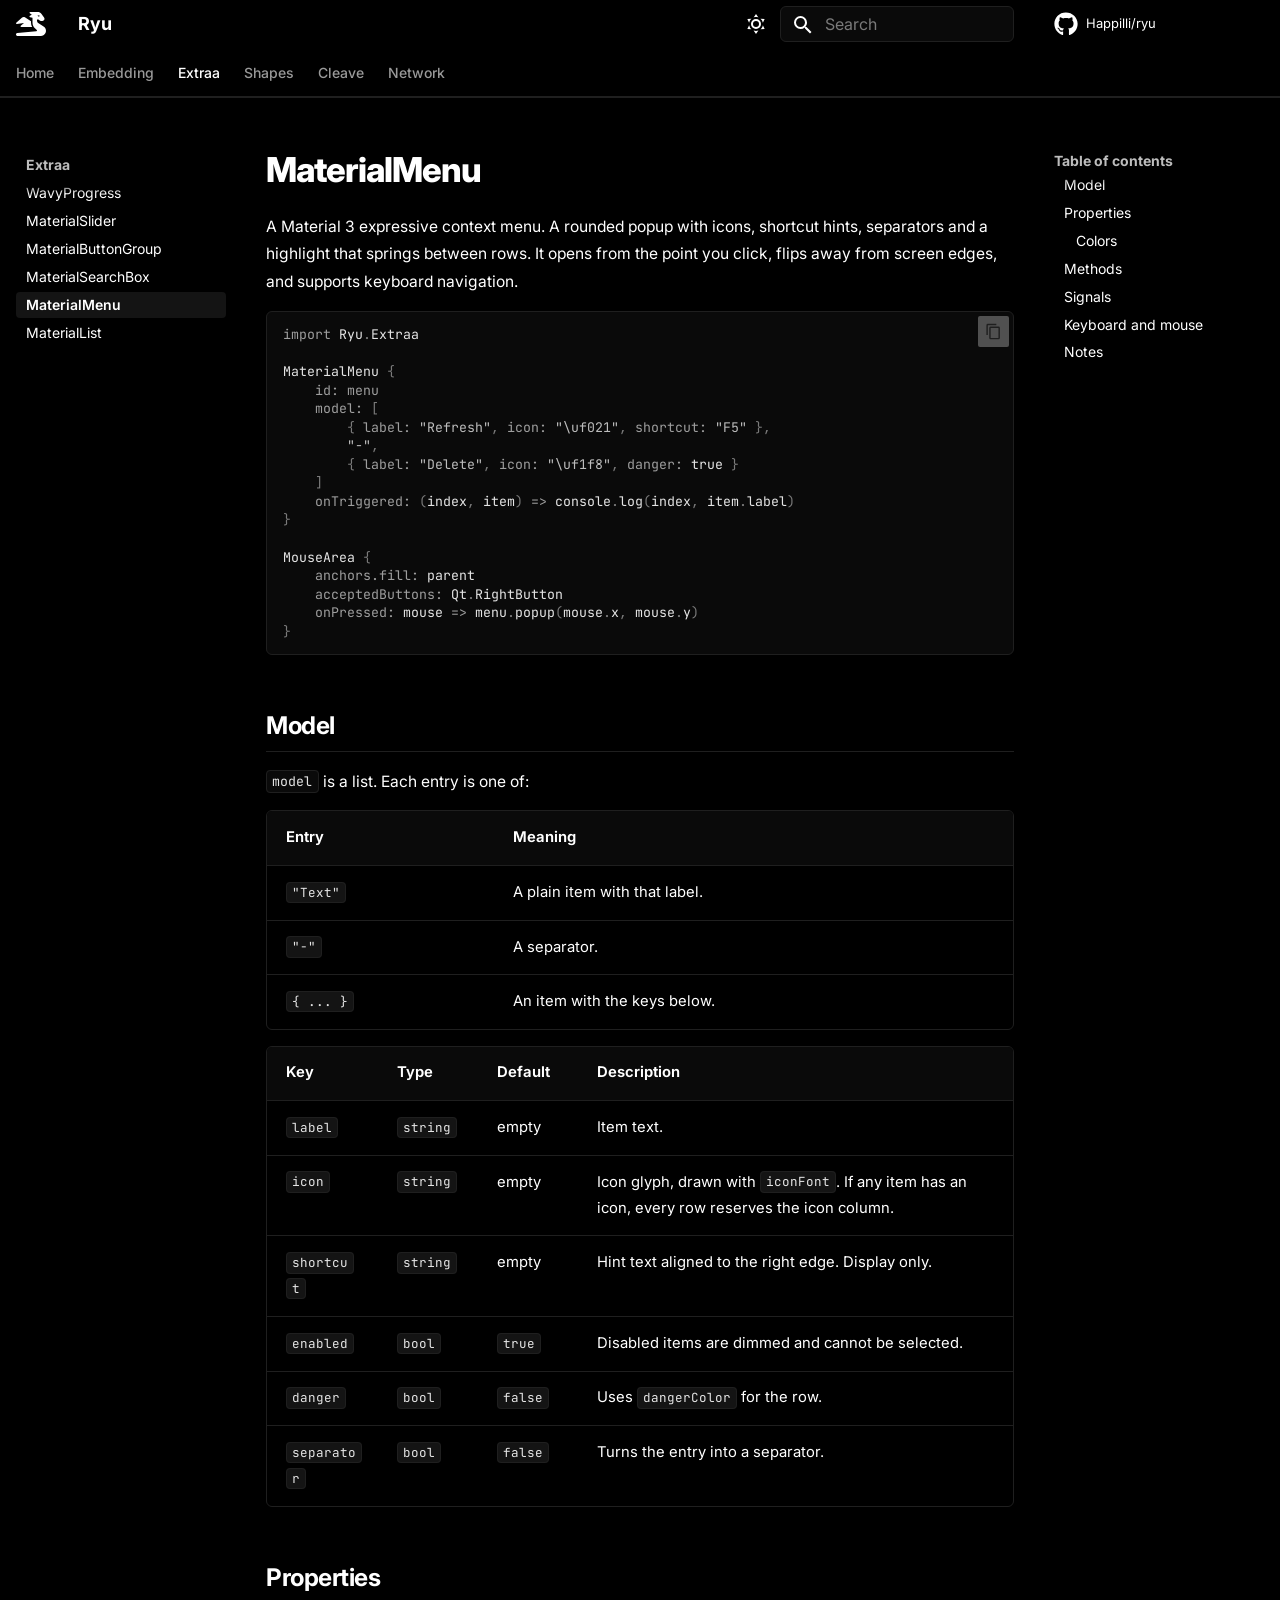
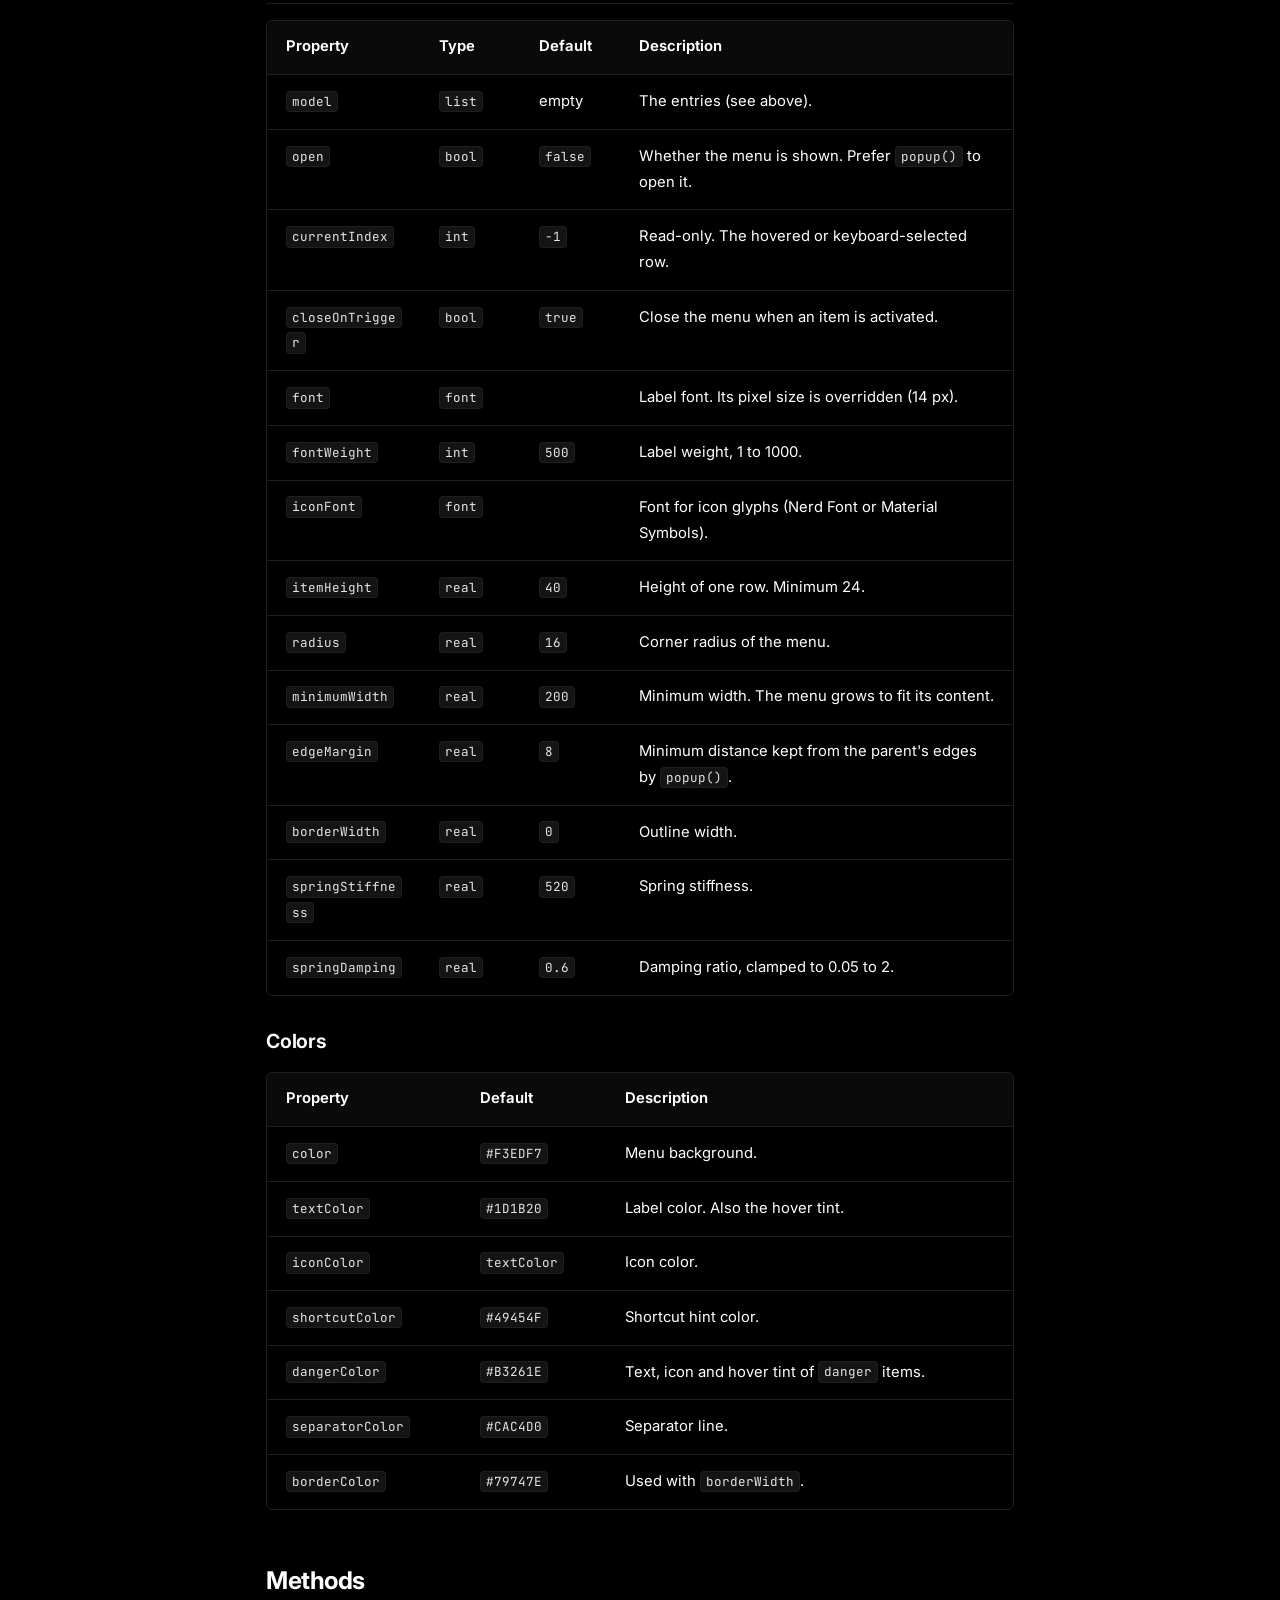
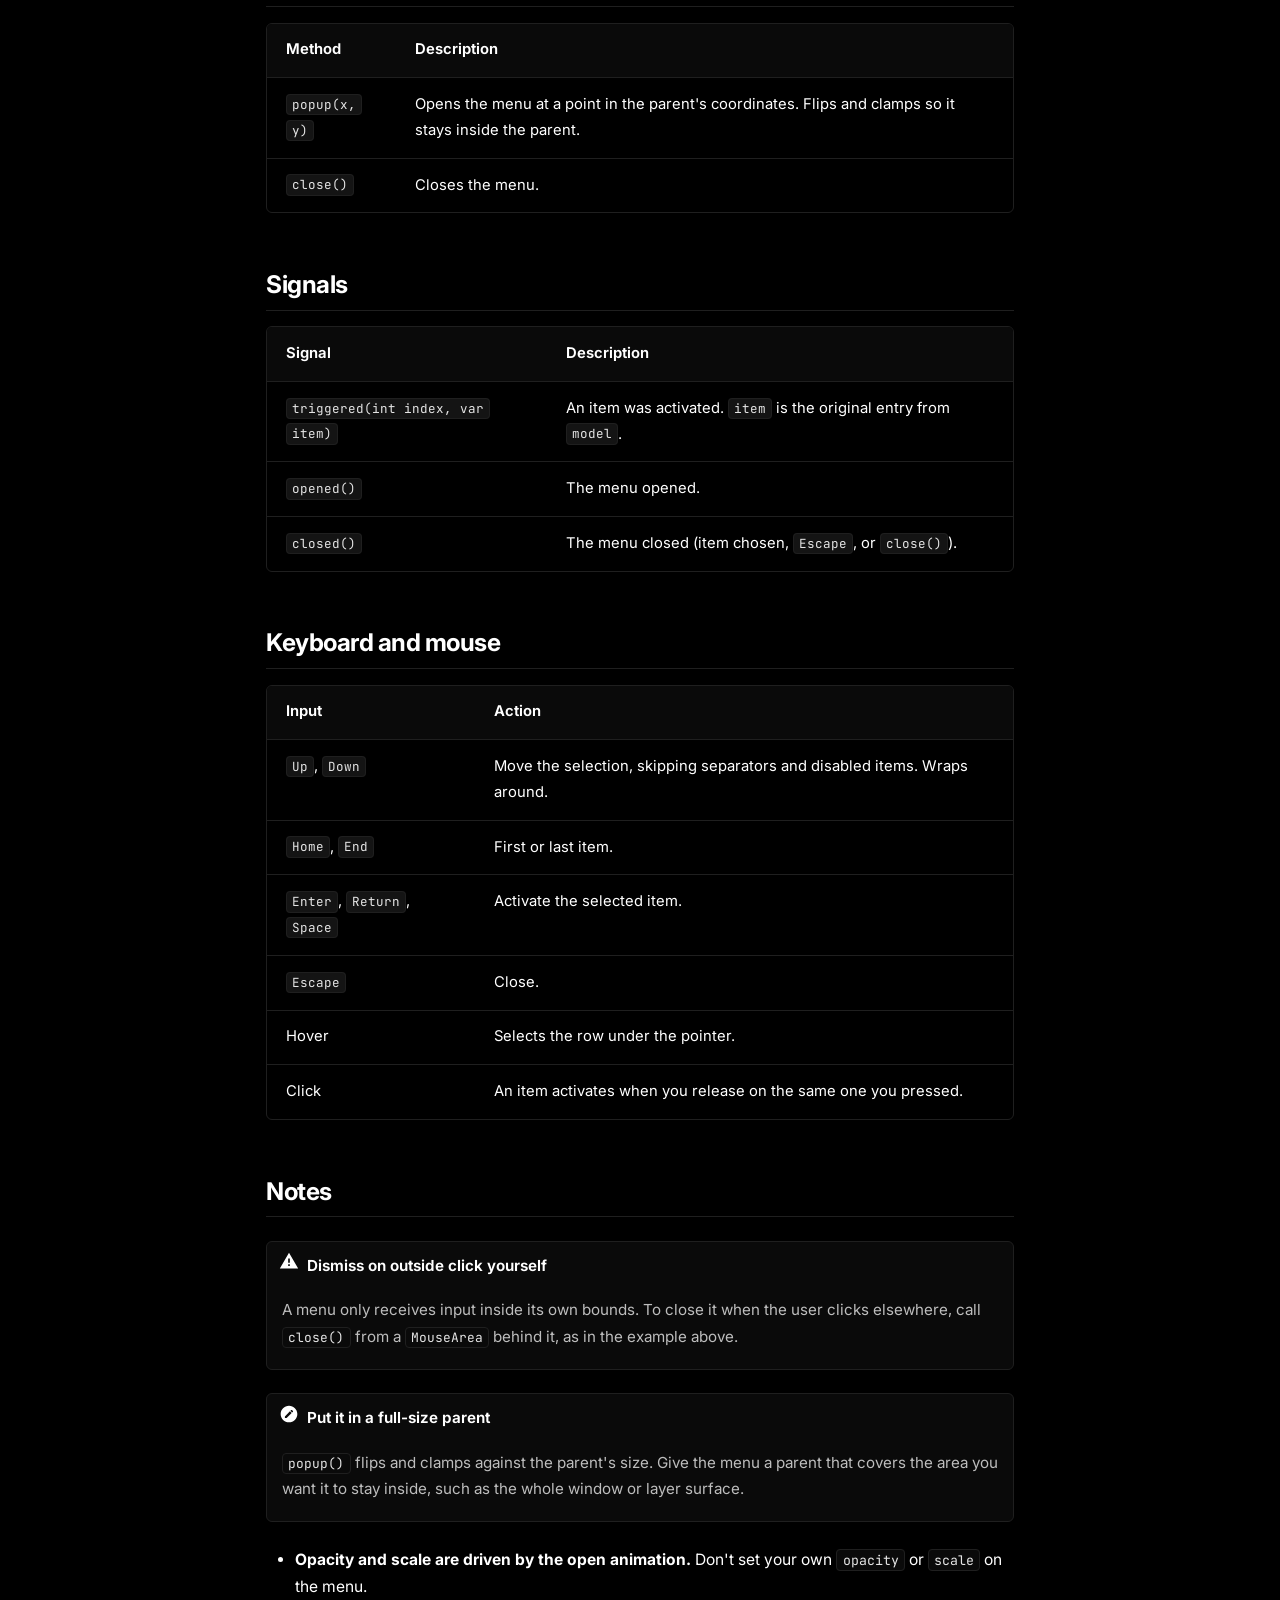
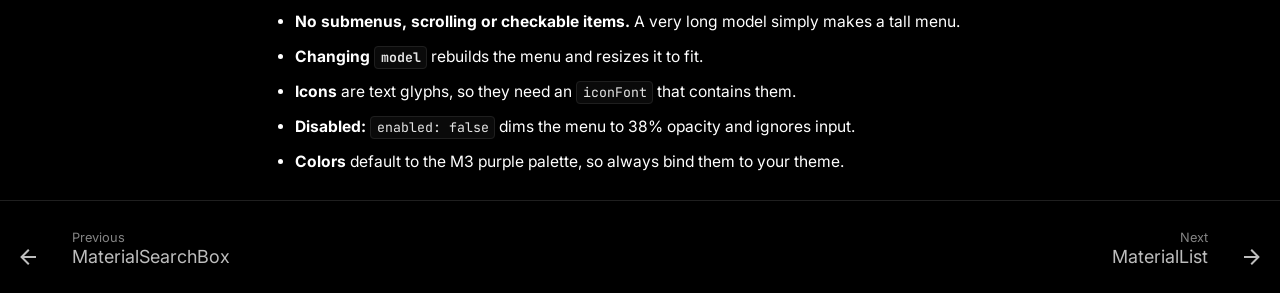
<file: extraa/material-menu/index.html>
<!doctype html>
<html lang="en" class="no-js">
  <head>
    
      <meta charset="utf-8">
      <meta name="viewport" content="width=device-width,initial-scale=1">
      
        <meta name="description" content="Material 3 components for Qt 6 and QML">
      
      
      
        <link rel="canonical" href="https://ryu.safalski.ryzn.pro/extraa/material-menu/">
      
      
        <link rel="prev" href="../material-search-box/">
      
      
        <link rel="next" href="../material-list/">
      
      
        
      
      
      <link rel="icon" href="../../dragon.svg">
      <meta name="generator" content="mkdocs-1.6.1, mkdocs-material-9.8.1">
    
    
      
        <title>MaterialMenu - Ryu</title>
      
    
    
      <link rel="stylesheet" href="../../assets/stylesheets/main.57a0d79d.min.css">
      
        
        <link rel="stylesheet" href="../../assets/stylesheets/palette.fb2fffe2.min.css">
      
      


    
    
      
    
    
      
        
        
        <link rel="preconnect" href="https://fonts.gstatic.com" crossorigin>
        <link rel="stylesheet" href="https://fonts.googleapis.com/css?family=Inter:300,300i,400,400i,700,700i%7CJetBrains+Mono:400,400i,700,700i&display=fallback">
        <style>:root{--md-text-font:"Inter";--md-code-font:"JetBrains Mono"}</style>
      
    
    
      <link rel="stylesheet" href="../../stylesheets/extra.css">
    
    <script>__md_scope=new URL("../..",location),__md_hash=e=>[...e].reduce(((e,_)=>(e<<5)-e+_.charCodeAt(0)),0),__md_get=(e,_=localStorage,t=__md_scope)=>JSON.parse(_.getItem(t.pathname+"."+e)),__md_set=(e,_,t=localStorage,a=__md_scope)=>{try{t.setItem(a.pathname+"."+e,JSON.stringify(_))}catch(e){}}</script>
    
      

    
    
  </head>
  
  
    
    
      
    
    
    
    
    <body dir="ltr" data-md-color-scheme="ryu-dark" data-md-color-primary="indigo" data-md-color-accent="indigo">
  
    
    <input class="md-toggle" data-md-toggle="drawer" type="checkbox" id="__drawer" autocomplete="off">
    <input class="md-toggle" data-md-toggle="search" type="checkbox" id="__search" autocomplete="off">
    <label class="md-overlay" for="__drawer"></label>
    <div data-md-component="skip">
      
        
        <a href="#materialmenu" class="md-skip">
          Skip to content
        </a>
      
    </div>
    <div data-md-component="announce">
      
    </div>
    
    
      

  

<header class="md-header md-header--shadow md-header--lifted" data-md-component="header">
  <nav class="md-header__inner md-grid" aria-label="Header">
    <a href="../.." title="Ryu" class="md-header__button md-logo" aria-label="Ryu" data-md-component="logo">
      
  
  <svg xmlns="http://www.w3.org/2000/svg" viewBox="0 0 640 512"><!--! Font Awesome Free 7.1.0 by @fontawesome - https://fontawesome.com License - https://fontawesome.com/license/free (Icons: CC BY 4.0, Fonts: SIL OFL 1.1, Code: MIT License) Copyright 2025 Fonticons, Inc.--><path d="m352 124.5-51.9-13c-6.5-1.6-11.3-7.1-12-13.8s2.8-13.1 8.7-16.1l40.8-20.4-43.3-32.5c-5.5-4.1-7.8-11.3-5.6-17.9S297.1 0 304 0h160c30.2 0 58.7 14.2 76.8 38.4l57.6 76.8c6.2 8.3 9.6 18.4 9.6 28.8 0 26.5-21.5 48-48 48h-21.5c-17 0-33.3-6.7-45.3-18.7L479.9 160h-32v21.5c0 24.8 12.8 47.9 33.8 61.1l106.6 66.6c32.1 20.1 51.6 55.2 51.6 93.1 0 60.6-49.1 109.8-109.8 109.8L32.3 512c-3.3 0-6.6-.4-9.6-1.4C13.5 507.8 6 501 2.3 492 1 488.7.1 485.1 0 481.3c-.2-3.7.3-7.3 1.3-10.7 2.8-9.2 9.6-16.7 18.6-20.4 3-1.2 6.2-2 9.5-2.2l403.9-36c8.3-.7 14.7-7.7 14.7-16.1 0-4.3-1.7-8.4-4.7-11.4l-44.4-44.4c-30-30-46.9-70.7-46.9-113.1zm160-52.2v-.6zm-1.3 7.4-46.4-11.6q-.3 1.95-.3 3.9c0 13.3 10.7 24 24 24 10.6 0 19.5-6.8 22.7-16.3m-379.8 36.8c16.3-14.5 40.4-16.2 58.5-4.1l130.6 87v27.5c0 32.8 8.4 64.8 24 93H112c-6.7 0-12.7-4.2-15-10.4s-.5-13.3 4.6-17.7l69.4-59.5-152.6 23.5c-7 1.1-13.9-2.6-16.9-9s-1.4-14 3.9-18.8z"/></svg>

    </a>
    <label class="md-header__button md-icon" for="__drawer">
      
      <svg xmlns="http://www.w3.org/2000/svg" viewBox="0 0 24 24"><path d="M3 6h18v2H3zm0 5h18v2H3zm0 5h18v2H3z"/></svg>
    </label>
    <div class="md-header__title" data-md-component="header-title">
      <div class="md-header__ellipsis">
        <div class="md-header__topic">
          <span class="md-ellipsis">
            Ryu
          </span>
        </div>
        <div class="md-header__topic" data-md-component="header-topic">
          <span class="md-ellipsis">
            
              MaterialMenu
            
          </span>
        </div>
      </div>
    </div>
    
      
        <form class="md-header__option" data-md-component="palette">
  
    
    
    
    <input class="md-option" data-md-color-media="" data-md-color-scheme="ryu-dark" data-md-color-primary="indigo" data-md-color-accent="indigo"  aria-label="Switch to light mode"  type="radio" name="__palette" id="__palette_0">
    
      <label class="md-header__button md-icon" title="Switch to light mode" for="__palette_1" hidden>
        <svg xmlns="http://www.w3.org/2000/svg" viewBox="0 0 24 24"><path d="M12 7a5 5 0 0 1 5 5 5 5 0 0 1-5 5 5 5 0 0 1-5-5 5 5 0 0 1 5-5m0 2a3 3 0 0 0-3 3 3 3 0 0 0 3 3 3 3 0 0 0 3-3 3 3 0 0 0-3-3m0-7 2.39 3.42C13.65 5.15 12.84 5 12 5s-1.65.15-2.39.42zM3.34 7l4.16-.35A7.2 7.2 0 0 0 5.94 8.5c-.44.74-.69 1.5-.83 2.29zm.02 10 1.76-3.77a7.131 7.131 0 0 0 2.38 4.14zM20.65 7l-1.77 3.79a7.02 7.02 0 0 0-2.38-4.15zm-.01 10-4.14.36c.59-.51 1.12-1.14 1.54-1.86.42-.73.69-1.5.83-2.29zM12 22l-2.41-3.44c.74.27 1.55.44 2.41.44.82 0 1.63-.17 2.37-.44z"/></svg>
      </label>
    
  
    
    
    
    <input class="md-option" data-md-color-media="" data-md-color-scheme="ryu-light" data-md-color-primary="indigo" data-md-color-accent="indigo"  aria-label="Switch to dark mode"  type="radio" name="__palette" id="__palette_1">
    
      <label class="md-header__button md-icon" title="Switch to dark mode" for="__palette_0" hidden>
        <svg xmlns="http://www.w3.org/2000/svg" viewBox="0 0 24 24"><path d="m17.75 4.09-2.53 1.94.91 3.06-2.63-1.81-2.63 1.81.91-3.06-2.53-1.94L12.44 4l1.06-3 1.06 3zm3.5 6.91-1.64 1.25.59 1.98-1.7-1.17-1.7 1.17.59-1.98L15.75 11l2.06-.05L18.5 9l.69 1.95zm-2.28 4.95c.83-.08 1.72 1.1 1.19 1.85-.32.45-.66.87-1.08 1.27C15.17 23 8.84 23 4.94 19.07c-3.91-3.9-3.91-10.24 0-14.14.4-.4.82-.76 1.27-1.08.75-.53 1.93.36 1.85 1.19-.27 2.86.69 5.83 2.89 8.02a9.96 9.96 0 0 0 8.02 2.89m-1.64 2.02a12.08 12.08 0 0 1-7.8-3.47c-2.17-2.19-3.33-5-3.49-7.82-2.81 3.14-2.7 7.96.31 10.98 3.02 3.01 7.84 3.12 10.98.31"/></svg>
      </label>
    
  
</form>
      
    
    
      <script>var palette=__md_get("__palette");if(palette&&palette.color){if("(prefers-color-scheme)"===palette.color.media){var media=matchMedia("(prefers-color-scheme: light)"),input=document.querySelector(media.matches?"[data-md-color-media='(prefers-color-scheme: light)']":"[data-md-color-media='(prefers-color-scheme: dark)']");palette.color.media=input.getAttribute("data-md-color-media"),palette.color.scheme=input.getAttribute("data-md-color-scheme"),palette.color.primary=input.getAttribute("data-md-color-primary"),palette.color.accent=input.getAttribute("data-md-color-accent")}for(var[key,value]of Object.entries(palette.color))document.body.setAttribute("data-md-color-"+key,value)}</script>
    
    
    
      
      
        <label class="md-header__button md-icon" for="__search">
          
          <svg xmlns="http://www.w3.org/2000/svg" viewBox="0 0 24 24"><path d="M9.5 3A6.5 6.5 0 0 1 16 9.5c0 1.61-.59 3.09-1.56 4.23l.27.27h.79l5 5-1.5 1.5-5-5v-.79l-.27-.27A6.52 6.52 0 0 1 9.5 16 6.5 6.5 0 0 1 3 9.5 6.5 6.5 0 0 1 9.5 3m0 2C7 5 5 7 5 9.5S7 14 9.5 14 14 12 14 9.5 12 5 9.5 5"/></svg>
        </label>
        <div class="md-search" data-md-component="search" role="dialog">
  <label class="md-search__overlay" for="__search"></label>
  <div class="md-search__inner" role="search">
    <form class="md-search__form" name="search">
      <input type="text" class="md-search__input" name="query" aria-label="Search" placeholder="Search" autocapitalize="off" autocorrect="off" autocomplete="off" spellcheck="false" data-md-component="search-query" required>
      <label class="md-search__icon md-icon" for="__search">
        
        <svg xmlns="http://www.w3.org/2000/svg" viewBox="0 0 24 24"><path d="M9.5 3A6.5 6.5 0 0 1 16 9.5c0 1.61-.59 3.09-1.56 4.23l.27.27h.79l5 5-1.5 1.5-5-5v-.79l-.27-.27A6.52 6.52 0 0 1 9.5 16 6.5 6.5 0 0 1 3 9.5 6.5 6.5 0 0 1 9.5 3m0 2C7 5 5 7 5 9.5S7 14 9.5 14 14 12 14 9.5 12 5 9.5 5"/></svg>
        
        <svg xmlns="http://www.w3.org/2000/svg" viewBox="0 0 24 24"><path d="M20 11v2H8l5.5 5.5-1.42 1.42L4.16 12l7.92-7.92L13.5 5.5 8 11z"/></svg>
      </label>
      <nav class="md-search__options" aria-label="Search">
        
        <button type="reset" class="md-search__icon md-icon" title="Clear" aria-label="Clear" tabindex="-1">
          
          <svg xmlns="http://www.w3.org/2000/svg" viewBox="0 0 24 24"><path d="M19 6.41 17.59 5 12 10.59 6.41 5 5 6.41 10.59 12 5 17.59 6.41 19 12 13.41 17.59 19 19 17.59 13.41 12z"/></svg>
        </button>
      </nav>
      
        <div class="md-search__suggest" data-md-component="search-suggest"></div>
      
    </form>
    <div class="md-search__output">
      <div class="md-search__scrollwrap" tabindex="0" data-md-scrollfix>
        <div class="md-search-result" data-md-component="search-result">
          <div class="md-search-result__meta">
            Initializing search
          </div>
          <ol class="md-search-result__list" role="presentation"></ol>
        </div>
      </div>
    </div>
  </div>
</div>
      
    
    
      <div class="md-header__source">
        <a href="https://github.com/Happilli/ryu" title="Go to repository" class="md-source" data-md-component="source">
  <div class="md-source__icon md-icon">
    
    <svg xmlns="http://www.w3.org/2000/svg" viewBox="0 0 512 512"><!--! Font Awesome Free 7.1.0 by @fontawesome - https://fontawesome.com License - https://fontawesome.com/license/free (Icons: CC BY 4.0, Fonts: SIL OFL 1.1, Code: MIT License) Copyright 2025 Fonticons, Inc.--><path d="M173.9 397.4c0 2-2.3 3.6-5.2 3.6-3.3.3-5.6-1.3-5.6-3.6 0-2 2.3-3.6 5.2-3.6 3-.3 5.6 1.3 5.6 3.6m-31.1-4.5c-.7 2 1.3 4.3 4.3 4.9 2.6 1 5.6 0 6.2-2s-1.3-4.3-4.3-5.2c-2.6-.7-5.5.3-6.2 2.3m44.2-1.7c-2.9.7-4.9 2.6-4.6 4.9.3 2 2.9 3.3 5.9 2.6 2.9-.7 4.9-2.6 4.6-4.6-.3-1.9-3-3.2-5.9-2.9M252.8 8C114.1 8 8 113.3 8 252c0 110.9 69.8 205.8 169.5 239.2 12.8 2.3 17.3-5.6 17.3-12.1 0-6.2-.3-40.4-.3-61.4 0 0-70 15-84.7-29.8 0 0-11.4-29.1-27.8-36.6 0 0-22.9-15.7 1.6-15.4 0 0 24.9 2 38.6 25.8 21.9 38.6 58.6 27.5 72.9 20.9 2.3-16 8.8-27.1 16-33.7-55.9-6.2-112.3-14.3-112.3-110.5 0-27.5 7.6-41.3 23.6-58.9-2.6-6.5-11.1-33.3 2.6-67.9 20.9-6.5 69 27 69 27 20-5.6 41.5-8.5 62.8-8.5s42.8 2.9 62.8 8.5c0 0 48.1-33.6 69-27 13.7 34.7 5.2 61.4 2.6 67.9 16 17.7 25.8 31.5 25.8 58.9 0 96.5-58.9 104.2-114.8 110.5 9.2 7.9 17 22.9 17 46.4 0 33.7-.3 75.4-.3 83.6 0 6.5 4.6 14.4 17.3 12.1C436.2 457.8 504 362.9 504 252 504 113.3 391.5 8 252.8 8M105.2 352.9c-1.3 1-1 3.3.7 5.2 1.6 1.6 3.9 2.3 5.2 1 1.3-1 1-3.3-.7-5.2-1.6-1.6-3.9-2.3-5.2-1m-10.8-8.1c-.7 1.3.3 2.9 2.3 3.9 1.6 1 3.6.7 4.3-.7.7-1.3-.3-2.9-2.3-3.9-2-.6-3.6-.3-4.3.7m32.4 35.6c-1.6 1.3-1 4.3 1.3 6.2 2.3 2.3 5.2 2.6 6.5 1 1.3-1.3.7-4.3-1.3-6.2-2.2-2.3-5.2-2.6-6.5-1m-11.4-14.7c-1.6 1-1.6 3.6 0 5.9s4.3 3.3 5.6 2.3c1.6-1.3 1.6-3.9 0-6.2-1.4-2.3-4-3.3-5.6-2"/></svg>
  </div>
  <div class="md-source__repository">
    Happilli/ryu
  </div>
</a>
      </div>
    
  </nav>
  
    
      
<nav class="md-tabs" aria-label="Tabs" data-md-component="tabs">
  <div class="md-grid">
    <ul class="md-tabs__list">
      
        
  
  
  
  
    <li class="md-tabs__item">
      <a href="../.." class="md-tabs__link">
        
  
  
    
  
  Home

      </a>
    </li>
  

      
        
  
  
  
  
    <li class="md-tabs__item">
      <a href="../../embedding/" class="md-tabs__link">
        
  
  
    
  
  Embedding

      </a>
    </li>
  

      
        
  
  
  
    
  
  
    
    
      <li class="md-tabs__item md-tabs__item--active">
        <a href="../wavy-progress/" class="md-tabs__link">
          
  
  
  Extraa

        </a>
      </li>
    
  

      
        
  
  
  
  
    
    
      <li class="md-tabs__item">
        <a href="../../shapes/material-shape/" class="md-tabs__link">
          
  
  
  Shapes

        </a>
      </li>
    
  

      
        
  
  
  
  
    
    
      <li class="md-tabs__item">
        <a href="../../cleave/cleave/" class="md-tabs__link">
          
  
  
  Cleave

        </a>
      </li>
    
  

      
        
  
  
  
  
    
    
      <li class="md-tabs__item">
        <a href="../../network/iwd/" class="md-tabs__link">
          
  
  
  Network

        </a>
      </li>
    
  

      
    </ul>
  </div>
</nav>
    
  
</header>
    
    <div class="md-container" data-md-component="container">
      
      
        
      
      <main class="md-main" data-md-component="main">
        <div class="md-main__inner md-grid">
          
            
              
              <div class="md-sidebar md-sidebar--primary" data-md-component="sidebar" data-md-type="navigation" >
                <div class="md-sidebar__scrollwrap">
                  <div class="md-sidebar__inner">
                    


  


<nav class="md-nav md-nav--primary md-nav--lifted" aria-label="Navigation" data-md-level="0">
  <label class="md-nav__title" for="__drawer">
    <a href="../.." title="Ryu" class="md-nav__button md-logo" aria-label="Ryu" data-md-component="logo">
      
  
  <svg xmlns="http://www.w3.org/2000/svg" viewBox="0 0 640 512"><!--! Font Awesome Free 7.1.0 by @fontawesome - https://fontawesome.com License - https://fontawesome.com/license/free (Icons: CC BY 4.0, Fonts: SIL OFL 1.1, Code: MIT License) Copyright 2025 Fonticons, Inc.--><path d="m352 124.5-51.9-13c-6.5-1.6-11.3-7.1-12-13.8s2.8-13.1 8.7-16.1l40.8-20.4-43.3-32.5c-5.5-4.1-7.8-11.3-5.6-17.9S297.1 0 304 0h160c30.2 0 58.7 14.2 76.8 38.4l57.6 76.8c6.2 8.3 9.6 18.4 9.6 28.8 0 26.5-21.5 48-48 48h-21.5c-17 0-33.3-6.7-45.3-18.7L479.9 160h-32v21.5c0 24.8 12.8 47.9 33.8 61.1l106.6 66.6c32.1 20.1 51.6 55.2 51.6 93.1 0 60.6-49.1 109.8-109.8 109.8L32.3 512c-3.3 0-6.6-.4-9.6-1.4C13.5 507.8 6 501 2.3 492 1 488.7.1 485.1 0 481.3c-.2-3.7.3-7.3 1.3-10.7 2.8-9.2 9.6-16.7 18.6-20.4 3-1.2 6.2-2 9.5-2.2l403.9-36c8.3-.7 14.7-7.7 14.7-16.1 0-4.3-1.7-8.4-4.7-11.4l-44.4-44.4c-30-30-46.9-70.7-46.9-113.1zm160-52.2v-.6zm-1.3 7.4-46.4-11.6q-.3 1.95-.3 3.9c0 13.3 10.7 24 24 24 10.6 0 19.5-6.8 22.7-16.3m-379.8 36.8c16.3-14.5 40.4-16.2 58.5-4.1l130.6 87v27.5c0 32.8 8.4 64.8 24 93H112c-6.7 0-12.7-4.2-15-10.4s-.5-13.3 4.6-17.7l69.4-59.5-152.6 23.5c-7 1.1-13.9-2.6-16.9-9s-1.4-14 3.9-18.8z"/></svg>

    </a>
    Ryu
  </label>
  
    <div class="md-nav__source">
      <a href="https://github.com/Happilli/ryu" title="Go to repository" class="md-source" data-md-component="source">
  <div class="md-source__icon md-icon">
    
    <svg xmlns="http://www.w3.org/2000/svg" viewBox="0 0 512 512"><!--! Font Awesome Free 7.1.0 by @fontawesome - https://fontawesome.com License - https://fontawesome.com/license/free (Icons: CC BY 4.0, Fonts: SIL OFL 1.1, Code: MIT License) Copyright 2025 Fonticons, Inc.--><path d="M173.9 397.4c0 2-2.3 3.6-5.2 3.6-3.3.3-5.6-1.3-5.6-3.6 0-2 2.3-3.6 5.2-3.6 3-.3 5.6 1.3 5.6 3.6m-31.1-4.5c-.7 2 1.3 4.3 4.3 4.9 2.6 1 5.6 0 6.2-2s-1.3-4.3-4.3-5.2c-2.6-.7-5.5.3-6.2 2.3m44.2-1.7c-2.9.7-4.9 2.6-4.6 4.9.3 2 2.9 3.3 5.9 2.6 2.9-.7 4.9-2.6 4.6-4.6-.3-1.9-3-3.2-5.9-2.9M252.8 8C114.1 8 8 113.3 8 252c0 110.9 69.8 205.8 169.5 239.2 12.8 2.3 17.3-5.6 17.3-12.1 0-6.2-.3-40.4-.3-61.4 0 0-70 15-84.7-29.8 0 0-11.4-29.1-27.8-36.6 0 0-22.9-15.7 1.6-15.4 0 0 24.9 2 38.6 25.8 21.9 38.6 58.6 27.5 72.9 20.9 2.3-16 8.8-27.1 16-33.7-55.9-6.2-112.3-14.3-112.3-110.5 0-27.5 7.6-41.3 23.6-58.9-2.6-6.5-11.1-33.3 2.6-67.9 20.9-6.5 69 27 69 27 20-5.6 41.5-8.5 62.8-8.5s42.8 2.9 62.8 8.5c0 0 48.1-33.6 69-27 13.7 34.7 5.2 61.4 2.6 67.9 16 17.7 25.8 31.5 25.8 58.9 0 96.5-58.9 104.2-114.8 110.5 9.2 7.9 17 22.9 17 46.4 0 33.7-.3 75.4-.3 83.6 0 6.5 4.6 14.4 17.3 12.1C436.2 457.8 504 362.9 504 252 504 113.3 391.5 8 252.8 8M105.2 352.9c-1.3 1-1 3.3.7 5.2 1.6 1.6 3.9 2.3 5.2 1 1.3-1 1-3.3-.7-5.2-1.6-1.6-3.9-2.3-5.2-1m-10.8-8.1c-.7 1.3.3 2.9 2.3 3.9 1.6 1 3.6.7 4.3-.7.7-1.3-.3-2.9-2.3-3.9-2-.6-3.6-.3-4.3.7m32.4 35.6c-1.6 1.3-1 4.3 1.3 6.2 2.3 2.3 5.2 2.6 6.5 1 1.3-1.3.7-4.3-1.3-6.2-2.2-2.3-5.2-2.6-6.5-1m-11.4-14.7c-1.6 1-1.6 3.6 0 5.9s4.3 3.3 5.6 2.3c1.6-1.3 1.6-3.9 0-6.2-1.4-2.3-4-3.3-5.6-2"/></svg>
  </div>
  <div class="md-source__repository">
    Happilli/ryu
  </div>
</a>
    </div>
  
  <ul class="md-nav__list" data-md-scrollfix>
    
      
      
  
  
  
  
    <li class="md-nav__item">
      <a href="../.." class="md-nav__link">
        
  
  
  <span class="md-ellipsis">
    
  
    Home
  

    
  </span>
  
  

      </a>
    </li>
  

    
      
      
  
  
  
  
    <li class="md-nav__item">
      <a href="../../embedding/" class="md-nav__link">
        
  
  
  <span class="md-ellipsis">
    
  
    Embedding
  

    
  </span>
  
  

      </a>
    </li>
  

    
      
      
  
  
    
  
  
  
    
    
    
    
      
        
        
      
      
        
      
    
    
    <li class="md-nav__item md-nav__item--active md-nav__item--section md-nav__item--nested">
      
        
        
        <input class="md-nav__toggle md-toggle " type="checkbox" id="__nav_3" checked>
        
          
          <label class="md-nav__link" for="__nav_3" id="__nav_3_label" tabindex="">
            
  
  
  <span class="md-ellipsis">
    
  
    Extraa
  

    
  </span>
  
  

            <span class="md-nav__icon md-icon"></span>
          </label>
        
        <nav class="md-nav" data-md-level="1" aria-labelledby="__nav_3_label" aria-expanded="true">
          <label class="md-nav__title" for="__nav_3">
            <span class="md-nav__icon md-icon"></span>
            
  
    Extraa
  

          </label>
          <ul class="md-nav__list" data-md-scrollfix>
            
              
                
  
  
  
  
    <li class="md-nav__item">
      <a href="../wavy-progress/" class="md-nav__link">
        
  
  
  <span class="md-ellipsis">
    
  
    WavyProgress
  

    
  </span>
  
  

      </a>
    </li>
  

              
            
              
                
  
  
  
  
    <li class="md-nav__item">
      <a href="../material-slider/" class="md-nav__link">
        
  
  
  <span class="md-ellipsis">
    
  
    MaterialSlider
  

    
  </span>
  
  

      </a>
    </li>
  

              
            
              
                
  
  
  
  
    <li class="md-nav__item">
      <a href="../material-button-group/" class="md-nav__link">
        
  
  
  <span class="md-ellipsis">
    
  
    MaterialButtonGroup
  

    
  </span>
  
  

      </a>
    </li>
  

              
            
              
                
  
  
  
  
    <li class="md-nav__item">
      <a href="../material-search-box/" class="md-nav__link">
        
  
  
  <span class="md-ellipsis">
    
  
    MaterialSearchBox
  

    
  </span>
  
  

      </a>
    </li>
  

              
            
              
                
  
  
    
  
  
  
    <li class="md-nav__item md-nav__item--active">
      
      <input class="md-nav__toggle md-toggle" type="checkbox" id="__toc">
      
      
        
      
      
        <label class="md-nav__link md-nav__link--active" for="__toc">
          
  
  
  <span class="md-ellipsis">
    
  
    MaterialMenu
  

    
  </span>
  
  

          <span class="md-nav__icon md-icon"></span>
        </label>
      
      <a href="./" class="md-nav__link md-nav__link--active">
        
  
  
  <span class="md-ellipsis">
    
  
    MaterialMenu
  

    
  </span>
  
  

      </a>
      
        

<nav class="md-nav md-nav--secondary" aria-label="Table of contents">
  
  
  
    
  
  
    <label class="md-nav__title" for="__toc">
      <span class="md-nav__icon md-icon"></span>
      Table of contents
    </label>
    <ul class="md-nav__list" data-md-component="toc" data-md-scrollfix>
      
        <li class="md-nav__item">
  <a href="#model" class="md-nav__link">
    <span class="md-ellipsis">
      
        Model
      
    </span>
  </a>
  
</li>
      
        <li class="md-nav__item">
  <a href="#properties" class="md-nav__link">
    <span class="md-ellipsis">
      
        Properties
      
    </span>
  </a>
  
    <nav class="md-nav" aria-label="Properties">
      <ul class="md-nav__list">
        
          <li class="md-nav__item">
  <a href="#colors" class="md-nav__link">
    <span class="md-ellipsis">
      
        Colors
      
    </span>
  </a>
  
</li>
        
      </ul>
    </nav>
  
</li>
      
        <li class="md-nav__item">
  <a href="#methods" class="md-nav__link">
    <span class="md-ellipsis">
      
        Methods
      
    </span>
  </a>
  
</li>
      
        <li class="md-nav__item">
  <a href="#signals" class="md-nav__link">
    <span class="md-ellipsis">
      
        Signals
      
    </span>
  </a>
  
</li>
      
        <li class="md-nav__item">
  <a href="#keyboard-and-mouse" class="md-nav__link">
    <span class="md-ellipsis">
      
        Keyboard and mouse
      
    </span>
  </a>
  
</li>
      
        <li class="md-nav__item">
  <a href="#notes" class="md-nav__link">
    <span class="md-ellipsis">
      
        Notes
      
    </span>
  </a>
  
</li>
      
    </ul>
  
</nav>
      
    </li>
  

              
            
              
                
  
  
  
  
    <li class="md-nav__item">
      <a href="../material-list/" class="md-nav__link">
        
  
  
  <span class="md-ellipsis">
    
  
    MaterialList
  

    
  </span>
  
  

      </a>
    </li>
  

              
            
          </ul>
        </nav>
      
    </li>
  

    
      
      
  
  
  
  
    
    
    
    
      
      
        
      
    
    
    <li class="md-nav__item md-nav__item--nested">
      
        
        
        <input class="md-nav__toggle md-toggle " type="checkbox" id="__nav_4" >
        
          
          <label class="md-nav__link" for="__nav_4" id="__nav_4_label" tabindex="0">
            
  
  
  <span class="md-ellipsis">
    
  
    Shapes
  

    
  </span>
  
  

            <span class="md-nav__icon md-icon"></span>
          </label>
        
        <nav class="md-nav" data-md-level="1" aria-labelledby="__nav_4_label" aria-expanded="false">
          <label class="md-nav__title" for="__nav_4">
            <span class="md-nav__icon md-icon"></span>
            
  
    Shapes
  

          </label>
          <ul class="md-nav__list" data-md-scrollfix>
            
              
                
  
  
  
  
    <li class="md-nav__item">
      <a href="../../shapes/material-shape/" class="md-nav__link">
        
  
  
  <span class="md-ellipsis">
    
  
    MaterialShape
  

    
  </span>
  
  

      </a>
    </li>
  

              
            
          </ul>
        </nav>
      
    </li>
  

    
      
      
  
  
  
  
    
    
    
    
      
      
        
      
    
    
    <li class="md-nav__item md-nav__item--nested">
      
        
        
        <input class="md-nav__toggle md-toggle " type="checkbox" id="__nav_5" >
        
          
          <label class="md-nav__link" for="__nav_5" id="__nav_5_label" tabindex="0">
            
  
  
  <span class="md-ellipsis">
    
  
    Cleave
  

    
  </span>
  
  

            <span class="md-nav__icon md-icon"></span>
          </label>
        
        <nav class="md-nav" data-md-level="1" aria-labelledby="__nav_5_label" aria-expanded="false">
          <label class="md-nav__title" for="__nav_5">
            <span class="md-nav__icon md-icon"></span>
            
  
    Cleave
  

          </label>
          <ul class="md-nav__list" data-md-scrollfix>
            
              
                
  
  
  
  
    <li class="md-nav__item">
      <a href="../../cleave/cleave/" class="md-nav__link">
        
  
  
  <span class="md-ellipsis">
    
  
    Cleave
  

    
  </span>
  
  

      </a>
    </li>
  

              
            
          </ul>
        </nav>
      
    </li>
  

    
      
      
  
  
  
  
    
    
    
    
      
      
        
      
    
    
    <li class="md-nav__item md-nav__item--nested">
      
        
        
        <input class="md-nav__toggle md-toggle " type="checkbox" id="__nav_6" >
        
          
          <label class="md-nav__link" for="__nav_6" id="__nav_6_label" tabindex="0">
            
  
  
  <span class="md-ellipsis">
    
  
    Network
  

    
  </span>
  
  

            <span class="md-nav__icon md-icon"></span>
          </label>
        
        <nav class="md-nav" data-md-level="1" aria-labelledby="__nav_6_label" aria-expanded="false">
          <label class="md-nav__title" for="__nav_6">
            <span class="md-nav__icon md-icon"></span>
            
  
    Network
  

          </label>
          <ul class="md-nav__list" data-md-scrollfix>
            
              
                
  
  
  
  
    <li class="md-nav__item">
      <a href="../../network/iwd/" class="md-nav__link">
        
  
  
  <span class="md-ellipsis">
    
  
    Iwd
  

    
  </span>
  
  

      </a>
    </li>
  

              
            
          </ul>
        </nav>
      
    </li>
  

    
  </ul>
</nav>
                  </div>
                </div>
              </div>
            
            
              
              <div class="md-sidebar md-sidebar--secondary" data-md-component="sidebar" data-md-type="toc" >
                <div class="md-sidebar__scrollwrap">
                  <div class="md-sidebar__inner">
                    

<nav class="md-nav md-nav--secondary" aria-label="Table of contents">
  
  
  
    
  
  
    <label class="md-nav__title" for="__toc">
      <span class="md-nav__icon md-icon"></span>
      Table of contents
    </label>
    <ul class="md-nav__list" data-md-component="toc" data-md-scrollfix>
      
        <li class="md-nav__item">
  <a href="#model" class="md-nav__link">
    <span class="md-ellipsis">
      
        Model
      
    </span>
  </a>
  
</li>
      
        <li class="md-nav__item">
  <a href="#properties" class="md-nav__link">
    <span class="md-ellipsis">
      
        Properties
      
    </span>
  </a>
  
    <nav class="md-nav" aria-label="Properties">
      <ul class="md-nav__list">
        
          <li class="md-nav__item">
  <a href="#colors" class="md-nav__link">
    <span class="md-ellipsis">
      
        Colors
      
    </span>
  </a>
  
</li>
        
      </ul>
    </nav>
  
</li>
      
        <li class="md-nav__item">
  <a href="#methods" class="md-nav__link">
    <span class="md-ellipsis">
      
        Methods
      
    </span>
  </a>
  
</li>
      
        <li class="md-nav__item">
  <a href="#signals" class="md-nav__link">
    <span class="md-ellipsis">
      
        Signals
      
    </span>
  </a>
  
</li>
      
        <li class="md-nav__item">
  <a href="#keyboard-and-mouse" class="md-nav__link">
    <span class="md-ellipsis">
      
        Keyboard and mouse
      
    </span>
  </a>
  
</li>
      
        <li class="md-nav__item">
  <a href="#notes" class="md-nav__link">
    <span class="md-ellipsis">
      
        Notes
      
    </span>
  </a>
  
</li>
      
    </ul>
  
</nav>
                  </div>
                </div>
              </div>
            
          
          
            <div class="md-content" data-md-component="content">
              
              <article class="md-content__inner md-typeset">
                
                  


  
  


<h1 id="materialmenu">MaterialMenu<a class="headerlink" href="#materialmenu" title="Permanent link">&para;</a></h1>
<p>A Material 3 expressive context menu. A rounded popup with icons, shortcut hints, separators and a highlight that springs between rows. It opens from the point you click, flips away from screen edges, and supports keyboard navigation.</p>
<div class="highlight"><pre><span></span><code><span class="kr">import</span> <span class="nx">Ryu</span><span class="p">.</span><span class="nx">Extraa</span>

<span class="nx">MaterialMenu</span> <span class="p">{</span>
    <span class="kd">id: menu</span>
    <span class="k">model:</span> <span class="p">[</span>
        <span class="p">{</span> <span class="k">label:</span> <span class="s2">"Refresh"</span><span class="p">,</span> <span class="k">icon:</span> <span class="s2">"\uf021"</span><span class="p">,</span> <span class="k">shortcut:</span> <span class="s2">"F5"</span> <span class="p">},</span>
        <span class="s2">"-"</span><span class="p">,</span>
        <span class="p">{</span> <span class="k">label:</span> <span class="s2">"Delete"</span><span class="p">,</span> <span class="k">icon:</span> <span class="s2">"\uf1f8"</span><span class="p">,</span> <span class="k">danger:</span> <span class="kc">true</span> <span class="p">}</span>
    <span class="p">]</span>
    <span class="k">onTriggered:</span> <span class="p">(</span><span class="nx">index</span><span class="p">,</span> <span class="nx">item</span><span class="p">)</span> <span class="o">=&gt;</span> <span class="nx">console</span><span class="p">.</span><span class="nx">log</span><span class="p">(</span><span class="nx">index</span><span class="p">,</span> <span class="nx">item</span><span class="p">.</span><span class="nx">label</span><span class="p">)</span>
<span class="p">}</span>

<span class="nx">MouseArea</span> <span class="p">{</span>
    <span class="k">anchors.fill:</span> <span class="nx">parent</span>
    <span class="k">acceptedButtons:</span> <span class="nx">Qt</span><span class="p">.</span><span class="nx">RightButton</span>
    <span class="k">onPressed:</span> <span class="nx">mouse</span> <span class="o">=&gt;</span> <span class="nx">menu</span><span class="p">.</span><span class="nx">popup</span><span class="p">(</span><span class="nx">mouse</span><span class="p">.</span><span class="nx">x</span><span class="p">,</span> <span class="nx">mouse</span><span class="p">.</span><span class="nx">y</span><span class="p">)</span>
<span class="p">}</span>
</code></pre></div>
<h2 id="model">Model<a class="headerlink" href="#model" title="Permanent link">&para;</a></h2>
<p><code>model</code> is a list. Each entry is one of:</p>
<table>
<thead>
<tr>
<th>Entry</th>
<th>Meaning</th>
</tr>
</thead>
<tbody>
<tr>
<td><code>"Text"</code></td>
<td>A plain item with that label.</td>
</tr>
<tr>
<td><code>"-"</code></td>
<td>A separator.</td>
</tr>
<tr>
<td><code>{ ... }</code></td>
<td>An item with the keys below.</td>
</tr>
</tbody>
</table>
<table>
<thead>
<tr>
<th>Key</th>
<th>Type</th>
<th>Default</th>
<th>Description</th>
</tr>
</thead>
<tbody>
<tr>
<td><code>label</code></td>
<td><code>string</code></td>
<td>empty</td>
<td>Item text.</td>
</tr>
<tr>
<td><code>icon</code></td>
<td><code>string</code></td>
<td>empty</td>
<td>Icon glyph, drawn with <code>iconFont</code>. If any item has an icon, every row reserves the icon column.</td>
</tr>
<tr>
<td><code>shortcut</code></td>
<td><code>string</code></td>
<td>empty</td>
<td>Hint text aligned to the right edge. Display only.</td>
</tr>
<tr>
<td><code>enabled</code></td>
<td><code>bool</code></td>
<td><code>true</code></td>
<td>Disabled items are dimmed and cannot be selected.</td>
</tr>
<tr>
<td><code>danger</code></td>
<td><code>bool</code></td>
<td><code>false</code></td>
<td>Uses <code>dangerColor</code> for the row.</td>
</tr>
<tr>
<td><code>separator</code></td>
<td><code>bool</code></td>
<td><code>false</code></td>
<td>Turns the entry into a separator.</td>
</tr>
</tbody>
</table>
<h2 id="properties">Properties<a class="headerlink" href="#properties" title="Permanent link">&para;</a></h2>
<table>
<thead>
<tr>
<th>Property</th>
<th>Type</th>
<th>Default</th>
<th>Description</th>
</tr>
</thead>
<tbody>
<tr>
<td><code>model</code></td>
<td><code>list</code></td>
<td>empty</td>
<td>The entries (see above).</td>
</tr>
<tr>
<td><code>open</code></td>
<td><code>bool</code></td>
<td><code>false</code></td>
<td>Whether the menu is shown. Prefer <code>popup()</code> to open it.</td>
</tr>
<tr>
<td><code>currentIndex</code></td>
<td><code>int</code></td>
<td><code>-1</code></td>
<td>Read-only. The hovered or keyboard-selected row.</td>
</tr>
<tr>
<td><code>closeOnTrigger</code></td>
<td><code>bool</code></td>
<td><code>true</code></td>
<td>Close the menu when an item is activated.</td>
</tr>
<tr>
<td><code>font</code></td>
<td><code>font</code></td>
<td></td>
<td>Label font. Its pixel size is overridden (14 px).</td>
</tr>
<tr>
<td><code>fontWeight</code></td>
<td><code>int</code></td>
<td><code>500</code></td>
<td>Label weight, 1 to 1000.</td>
</tr>
<tr>
<td><code>iconFont</code></td>
<td><code>font</code></td>
<td></td>
<td>Font for icon glyphs (Nerd Font or Material Symbols).</td>
</tr>
<tr>
<td><code>itemHeight</code></td>
<td><code>real</code></td>
<td><code>40</code></td>
<td>Height of one row. Minimum 24.</td>
</tr>
<tr>
<td><code>radius</code></td>
<td><code>real</code></td>
<td><code>16</code></td>
<td>Corner radius of the menu.</td>
</tr>
<tr>
<td><code>minimumWidth</code></td>
<td><code>real</code></td>
<td><code>200</code></td>
<td>Minimum width. The menu grows to fit its content.</td>
</tr>
<tr>
<td><code>edgeMargin</code></td>
<td><code>real</code></td>
<td><code>8</code></td>
<td>Minimum distance kept from the parent's edges by <code>popup()</code>.</td>
</tr>
<tr>
<td><code>borderWidth</code></td>
<td><code>real</code></td>
<td><code>0</code></td>
<td>Outline width.</td>
</tr>
<tr>
<td><code>springStiffness</code></td>
<td><code>real</code></td>
<td><code>520</code></td>
<td>Spring stiffness.</td>
</tr>
<tr>
<td><code>springDamping</code></td>
<td><code>real</code></td>
<td><code>0.6</code></td>
<td>Damping ratio, clamped to 0.05 to 2.</td>
</tr>
</tbody>
</table>
<h3 id="colors">Colors<a class="headerlink" href="#colors" title="Permanent link">&para;</a></h3>
<table>
<thead>
<tr>
<th>Property</th>
<th>Default</th>
<th>Description</th>
</tr>
</thead>
<tbody>
<tr>
<td><code>color</code></td>
<td><code>#F3EDF7</code></td>
<td>Menu background.</td>
</tr>
<tr>
<td><code>textColor</code></td>
<td><code>#1D1B20</code></td>
<td>Label color. Also the hover tint.</td>
</tr>
<tr>
<td><code>iconColor</code></td>
<td><code>textColor</code></td>
<td>Icon color.</td>
</tr>
<tr>
<td><code>shortcutColor</code></td>
<td><code>#49454F</code></td>
<td>Shortcut hint color.</td>
</tr>
<tr>
<td><code>dangerColor</code></td>
<td><code>#B3261E</code></td>
<td>Text, icon and hover tint of <code>danger</code> items.</td>
</tr>
<tr>
<td><code>separatorColor</code></td>
<td><code>#CAC4D0</code></td>
<td>Separator line.</td>
</tr>
<tr>
<td><code>borderColor</code></td>
<td><code>#79747E</code></td>
<td>Used with <code>borderWidth</code>.</td>
</tr>
</tbody>
</table>
<h2 id="methods">Methods<a class="headerlink" href="#methods" title="Permanent link">&para;</a></h2>
<table>
<thead>
<tr>
<th>Method</th>
<th>Description</th>
</tr>
</thead>
<tbody>
<tr>
<td><code>popup(x, y)</code></td>
<td>Opens the menu at a point in the parent's coordinates. Flips and clamps so it stays inside the parent.</td>
</tr>
<tr>
<td><code>close()</code></td>
<td>Closes the menu.</td>
</tr>
</tbody>
</table>
<h2 id="signals">Signals<a class="headerlink" href="#signals" title="Permanent link">&para;</a></h2>
<table>
<thead>
<tr>
<th>Signal</th>
<th>Description</th>
</tr>
</thead>
<tbody>
<tr>
<td><code>triggered(int index, var item)</code></td>
<td>An item was activated. <code>item</code> is the original entry from <code>model</code>.</td>
</tr>
<tr>
<td><code>opened()</code></td>
<td>The menu opened.</td>
</tr>
<tr>
<td><code>closed()</code></td>
<td>The menu closed (item chosen, <code>Escape</code>, or <code>close()</code>).</td>
</tr>
</tbody>
</table>
<h2 id="keyboard-and-mouse">Keyboard and mouse<a class="headerlink" href="#keyboard-and-mouse" title="Permanent link">&para;</a></h2>
<table>
<thead>
<tr>
<th>Input</th>
<th>Action</th>
</tr>
</thead>
<tbody>
<tr>
<td><code>Up</code>, <code>Down</code></td>
<td>Move the selection, skipping separators and disabled items. Wraps around.</td>
</tr>
<tr>
<td><code>Home</code>, <code>End</code></td>
<td>First or last item.</td>
</tr>
<tr>
<td><code>Enter</code>, <code>Return</code>, <code>Space</code></td>
<td>Activate the selected item.</td>
</tr>
<tr>
<td><code>Escape</code></td>
<td>Close.</td>
</tr>
<tr>
<td>Hover</td>
<td>Selects the row under the pointer.</td>
</tr>
<tr>
<td>Click</td>
<td>An item activates when you release on the same one you pressed.</td>
</tr>
</tbody>
</table>
<h2 id="notes">Notes<a class="headerlink" href="#notes" title="Permanent link">&para;</a></h2>
<div class="admonition warning">
<p class="admonition-title">Dismiss on outside click yourself</p>
<p>A menu only receives input inside its own bounds. To close it when the user clicks elsewhere, call <code>close()</code> from a <code>MouseArea</code> behind it, as in the example above.</p>
</div>
<div class="admonition note">
<p class="admonition-title">Put it in a full-size parent</p>
<p><code>popup()</code> flips and clamps against the parent's size. Give the menu a parent that covers the area you want it to stay inside, such as the whole window or layer surface.</p>
</div>
<ul>
<li><strong>Opacity and scale are driven by the open animation.</strong> Don't set your own <code>opacity</code> or <code>scale</code> on the menu.</li>
<li><strong>No submenus, scrolling or checkable items.</strong> A very long model simply makes a tall menu.</li>
<li><strong>Changing <code>model</code></strong> rebuilds the menu and resizes it to fit.</li>
<li><strong>Icons</strong> are text glyphs, so they need an <code>iconFont</code> that contains them.</li>
<li><strong>Disabled:</strong> <code>enabled: false</code> dims the menu to 38% opacity and ignores input.</li>
<li><strong>Colors</strong> default to the M3 purple palette, so always bind them to your theme.</li>
</ul>












                
              </article>
            </div>
          
          
  <script>var tabs=__md_get("__tabs");if(Array.isArray(tabs))e:for(var set of document.querySelectorAll(".tabbed-set")){var labels=set.querySelector(".tabbed-labels");for(var tab of tabs)for(var label of labels.getElementsByTagName("label"))if(label.innerText.trim()===tab){var input=document.getElementById(label.htmlFor);input.checked=!0;continue e}}</script>

<script>var target=document.getElementById(location.hash.slice(1));target&&target.name&&(target.checked=target.name.startsWith("__tabbed_"))</script>
        </div>
        
          <button type="button" class="md-top md-icon" data-md-component="top" hidden>
  
  <svg xmlns="http://www.w3.org/2000/svg" viewBox="0 0 24 24"><path d="M13 20h-2V8l-5.5 5.5-1.42-1.42L12 4.16l7.92 7.92-1.42 1.42L13 8z"/></svg>
  Back to top
</button>
        
      </main>
      
        <footer class="md-footer">
  
    
      
      <nav class="md-footer__inner md-grid" aria-label="Footer" >
        
          
          <a href="../material-search-box/" class="md-footer__link md-footer__link--prev" aria-label="Previous: MaterialSearchBox">
            <div class="md-footer__button md-icon">
              
              <svg xmlns="http://www.w3.org/2000/svg" viewBox="0 0 24 24"><path d="M20 11v2H8l5.5 5.5-1.42 1.42L4.16 12l7.92-7.92L13.5 5.5 8 11z"/></svg>
            </div>
            <div class="md-footer__title">
              <span class="md-footer__direction">
                Previous
              </span>
              <div class="md-ellipsis">
                MaterialSearchBox
              </div>
            </div>
          </a>
        
        
          
          <a href="../material-list/" class="md-footer__link md-footer__link--next" aria-label="Next: MaterialList">
            <div class="md-footer__title">
              <span class="md-footer__direction">
                Next
              </span>
              <div class="md-ellipsis">
                MaterialList
              </div>
            </div>
            <div class="md-footer__button md-icon">
              
              <svg xmlns="http://www.w3.org/2000/svg" viewBox="0 0 24 24"><path d="M4 11v2h12l-5.5 5.5 1.42 1.42L19.84 12l-7.92-7.92L10.5 5.5 16 11z"/></svg>
            </div>
          </a>
        
      </nav>
    
  
  <div class="md-footer-meta md-typeset">
    <div class="md-footer-meta__inner md-grid">
      <div class="md-copyright">
  
  
</div>
      
    </div>
  </div>
</footer>
      
    </div>
    <div class="md-dialog" data-md-component="dialog">
      <div class="md-dialog__inner md-typeset"></div>
    </div>
    
      <div class="md-progress" data-md-component="progress" role="progressbar"></div>
    
    
    
      
      
      <script id="__config" type="application/json">{"annotate": null, "base": "../..", "features": ["navigation.instant", "navigation.instant.progress", "navigation.tabs", "navigation.tabs.sticky", "navigation.sections", "navigation.top", "navigation.footer", "toc.follow", "search.suggest", "search.highlight", "content.code.copy", "content.tabs.link"], "search": "../../assets/javascripts/workers/search.a7633da7.min.js", "tags": null, "translations": {"clipboard.copied": "Copied to clipboard", "clipboard.copy": "Copy to clipboard", "search.result.more.one": "1 more on this page", "search.result.more.other": "# more on this page", "search.result.none": "No matching documents", "search.result.one": "1 matching document", "search.result.other": "# matching documents", "search.result.placeholder": "Type to start searching", "search.result.term.missing": "Missing", "select.version": "Select version"}, "version": null}</script>
    
    
      <script src="../../assets/javascripts/bundle.a5f9d56c.min.js"></script>
      
    
  </body>
</html>
</file>
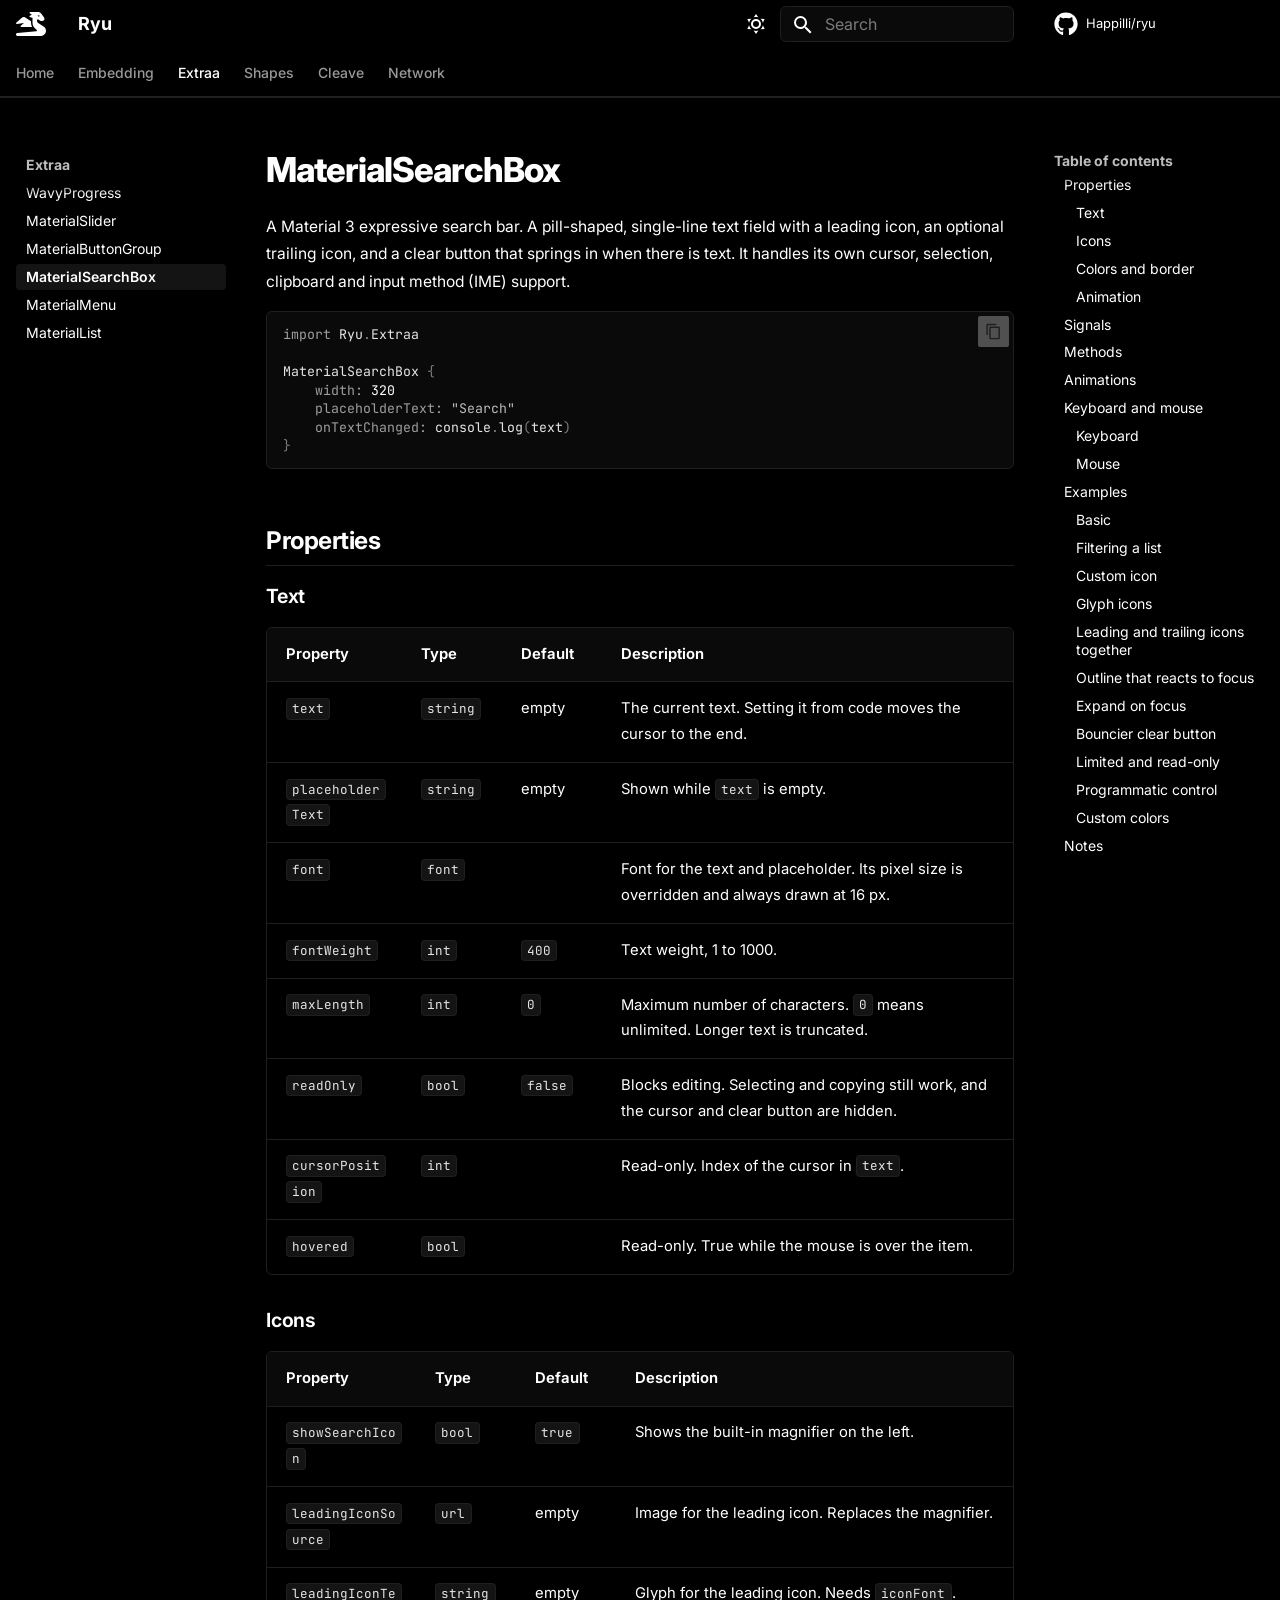
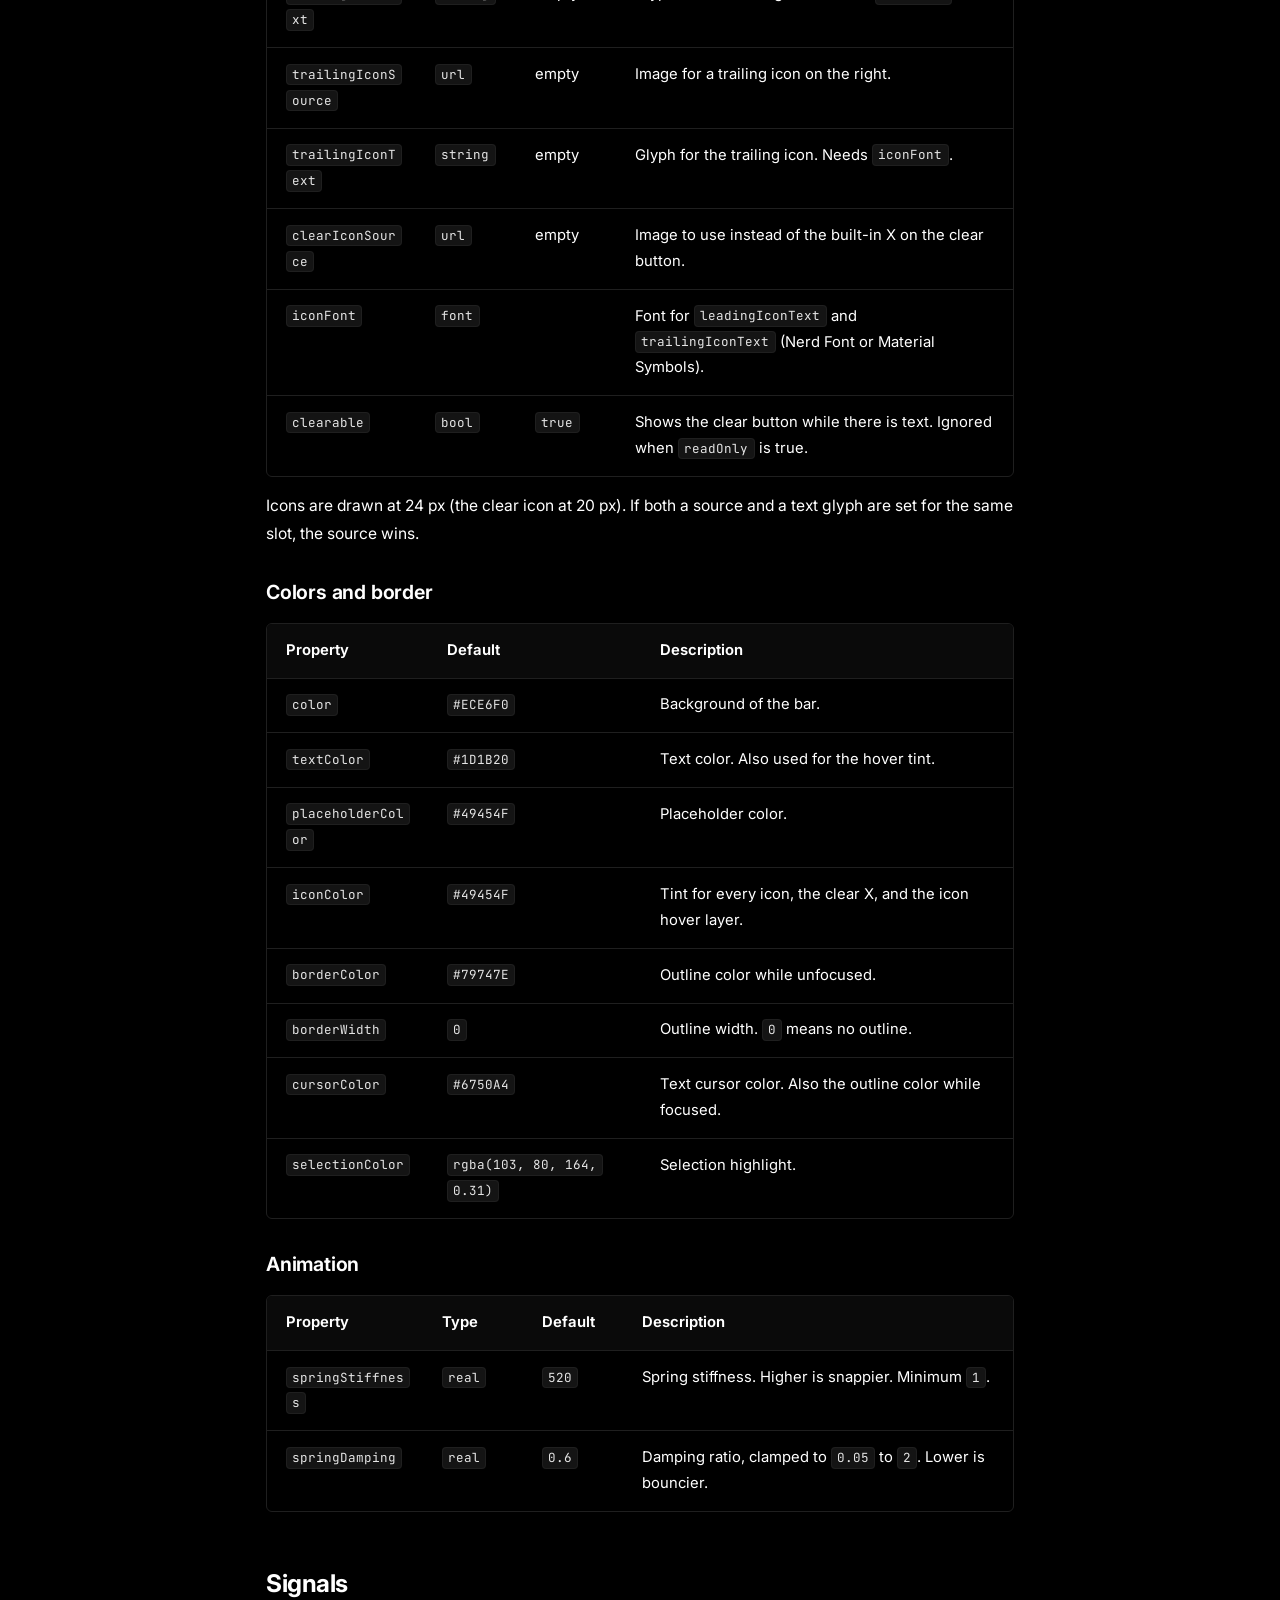
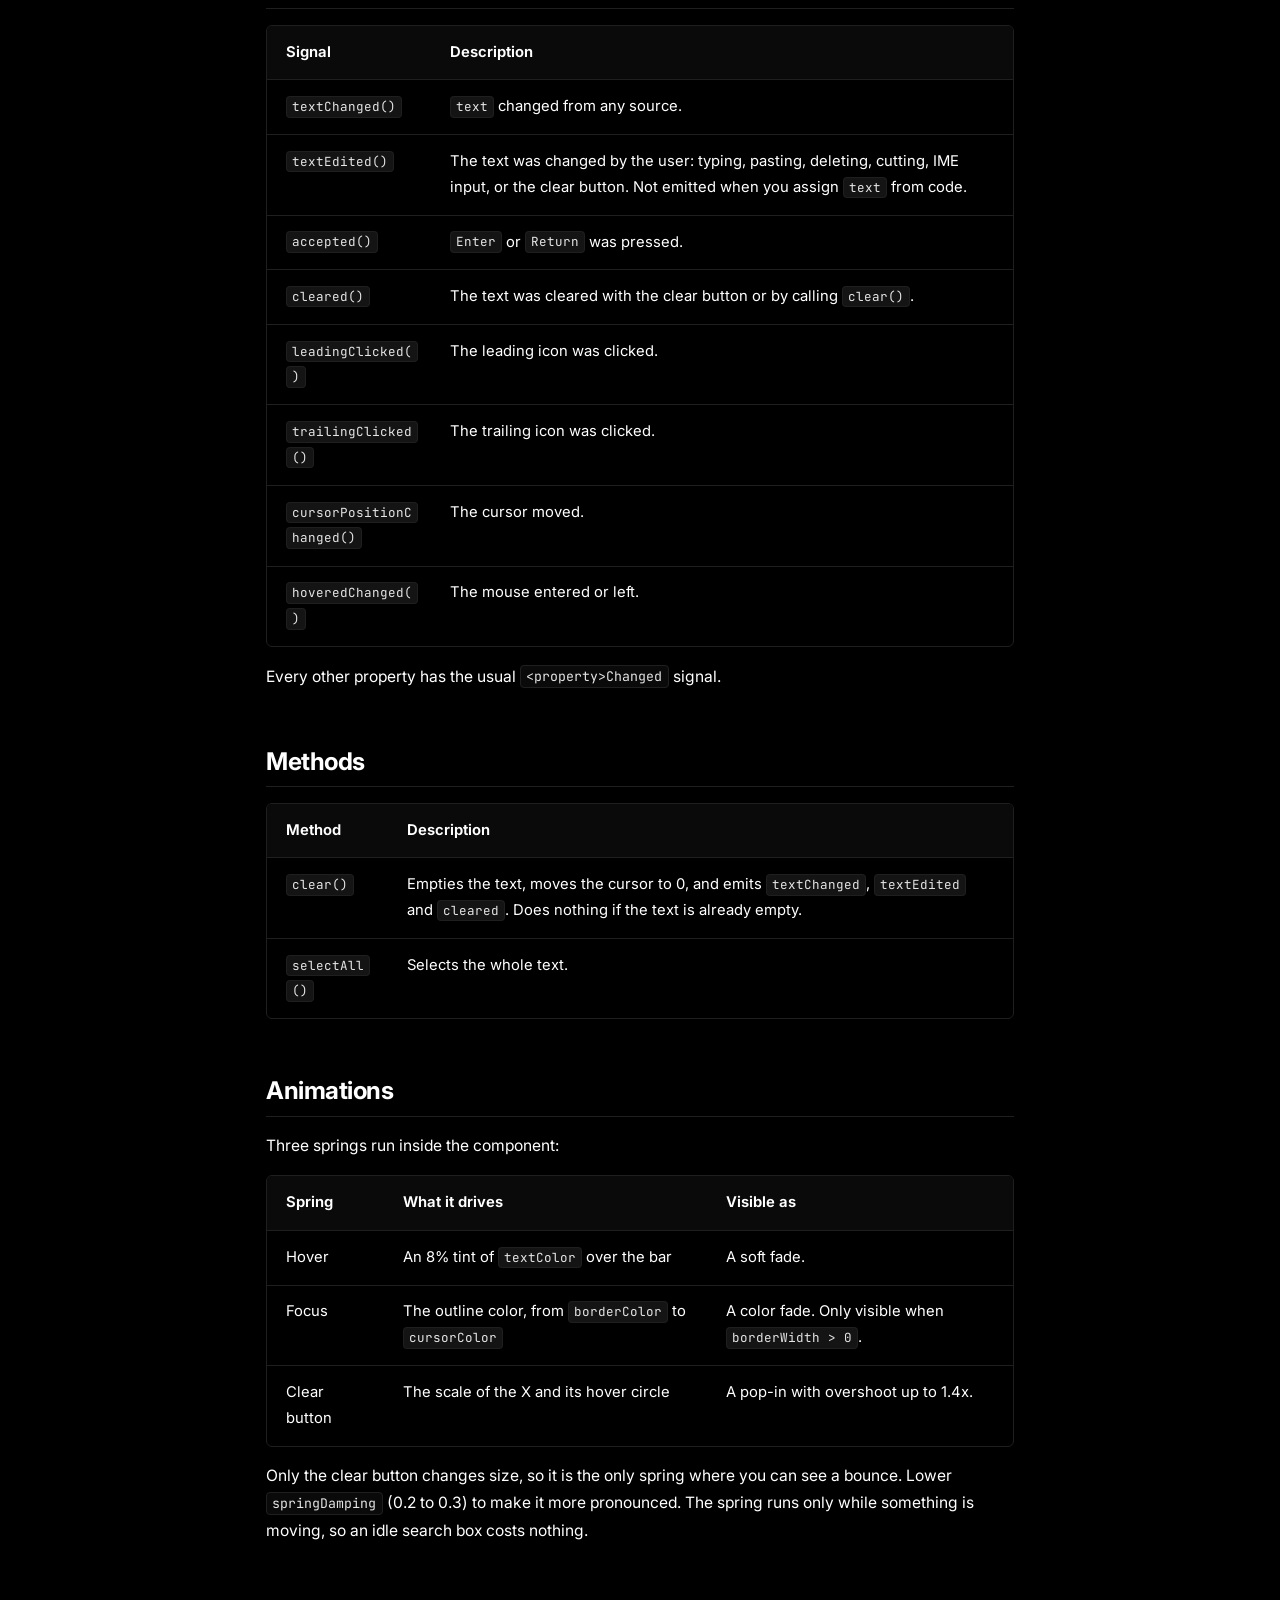
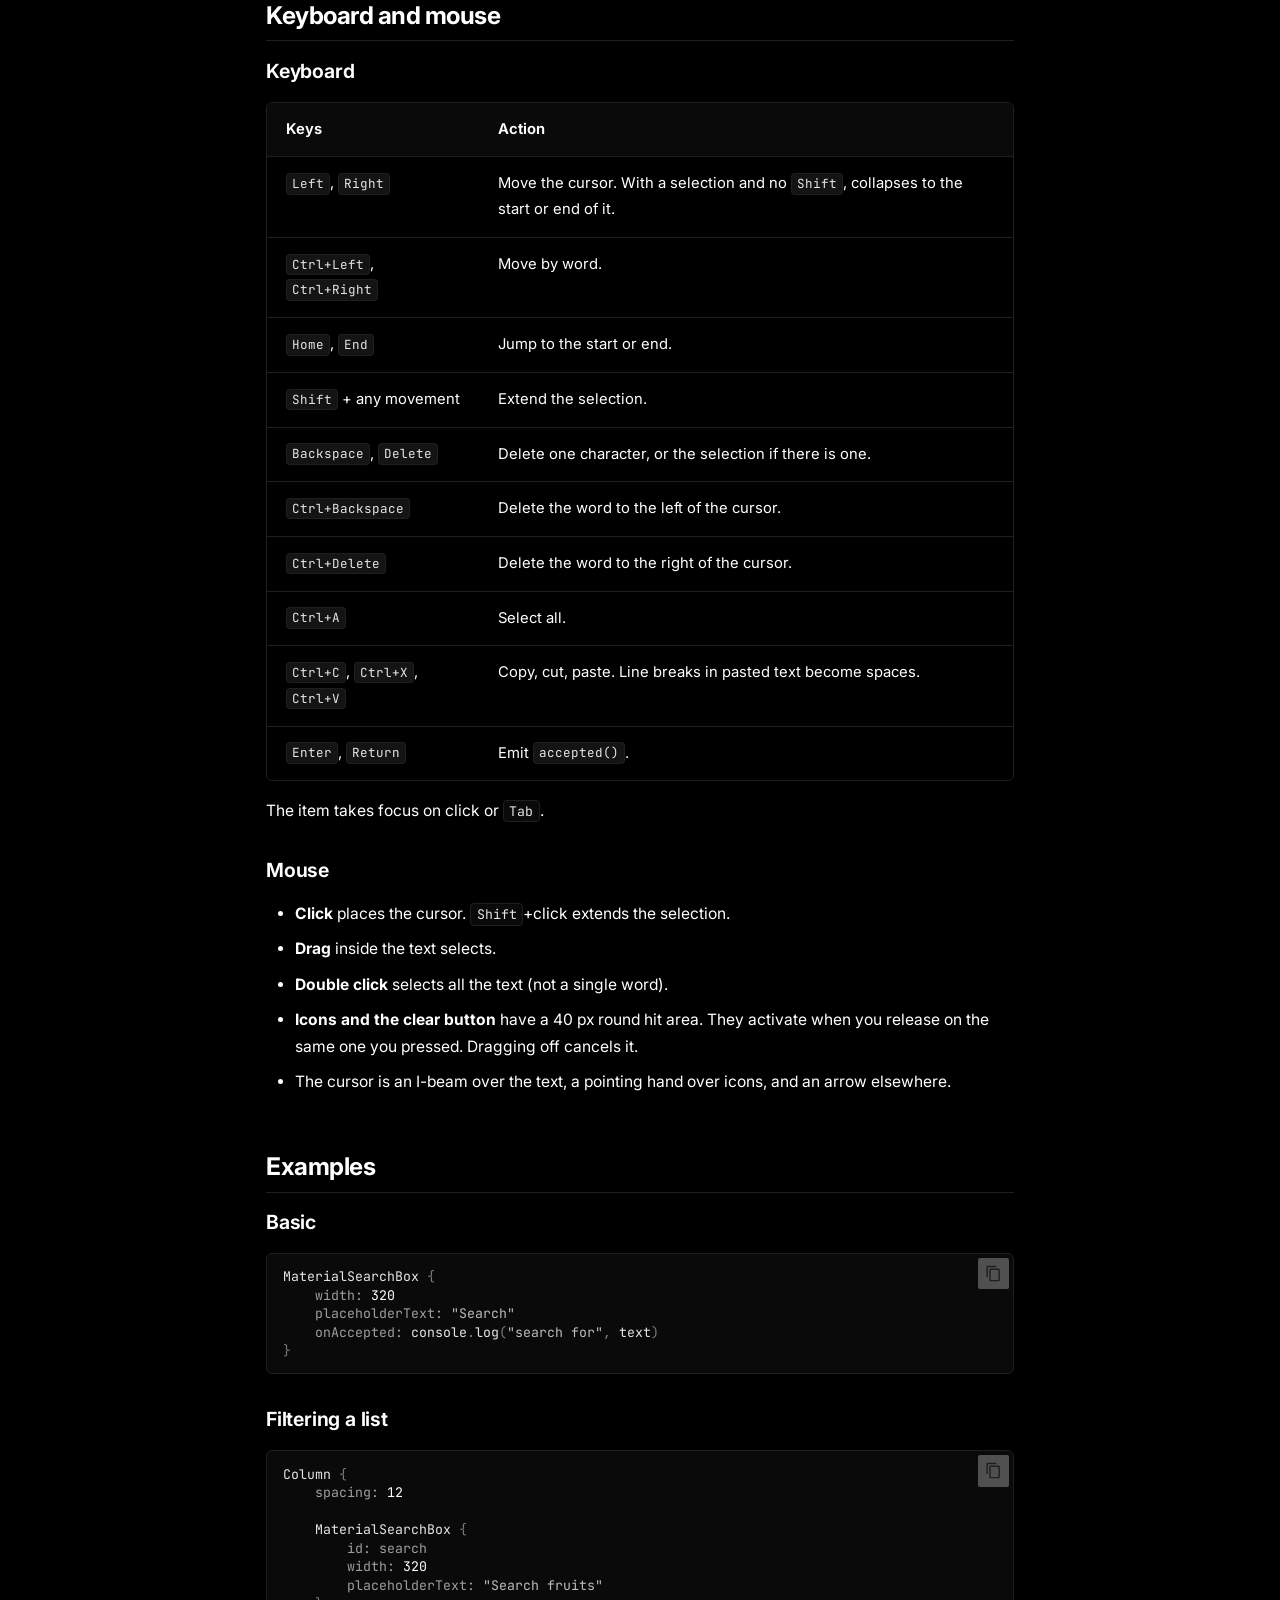
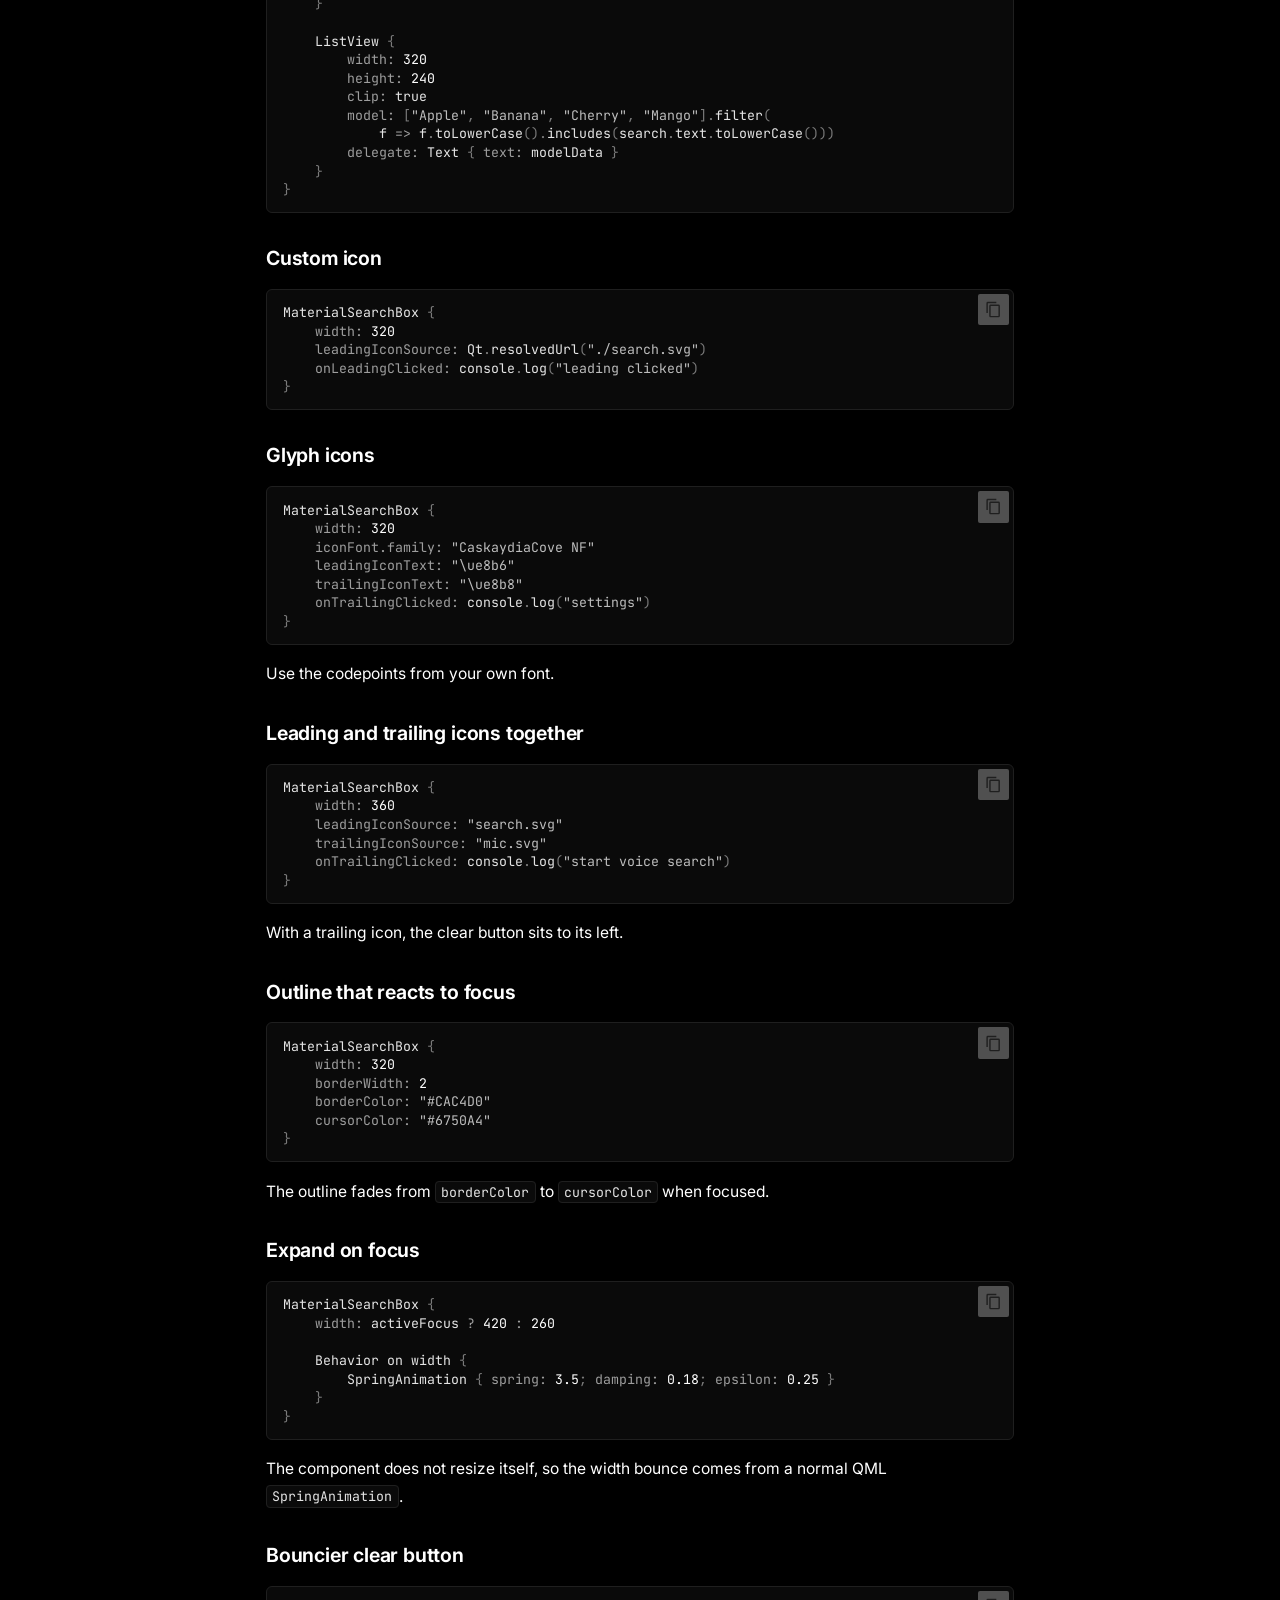
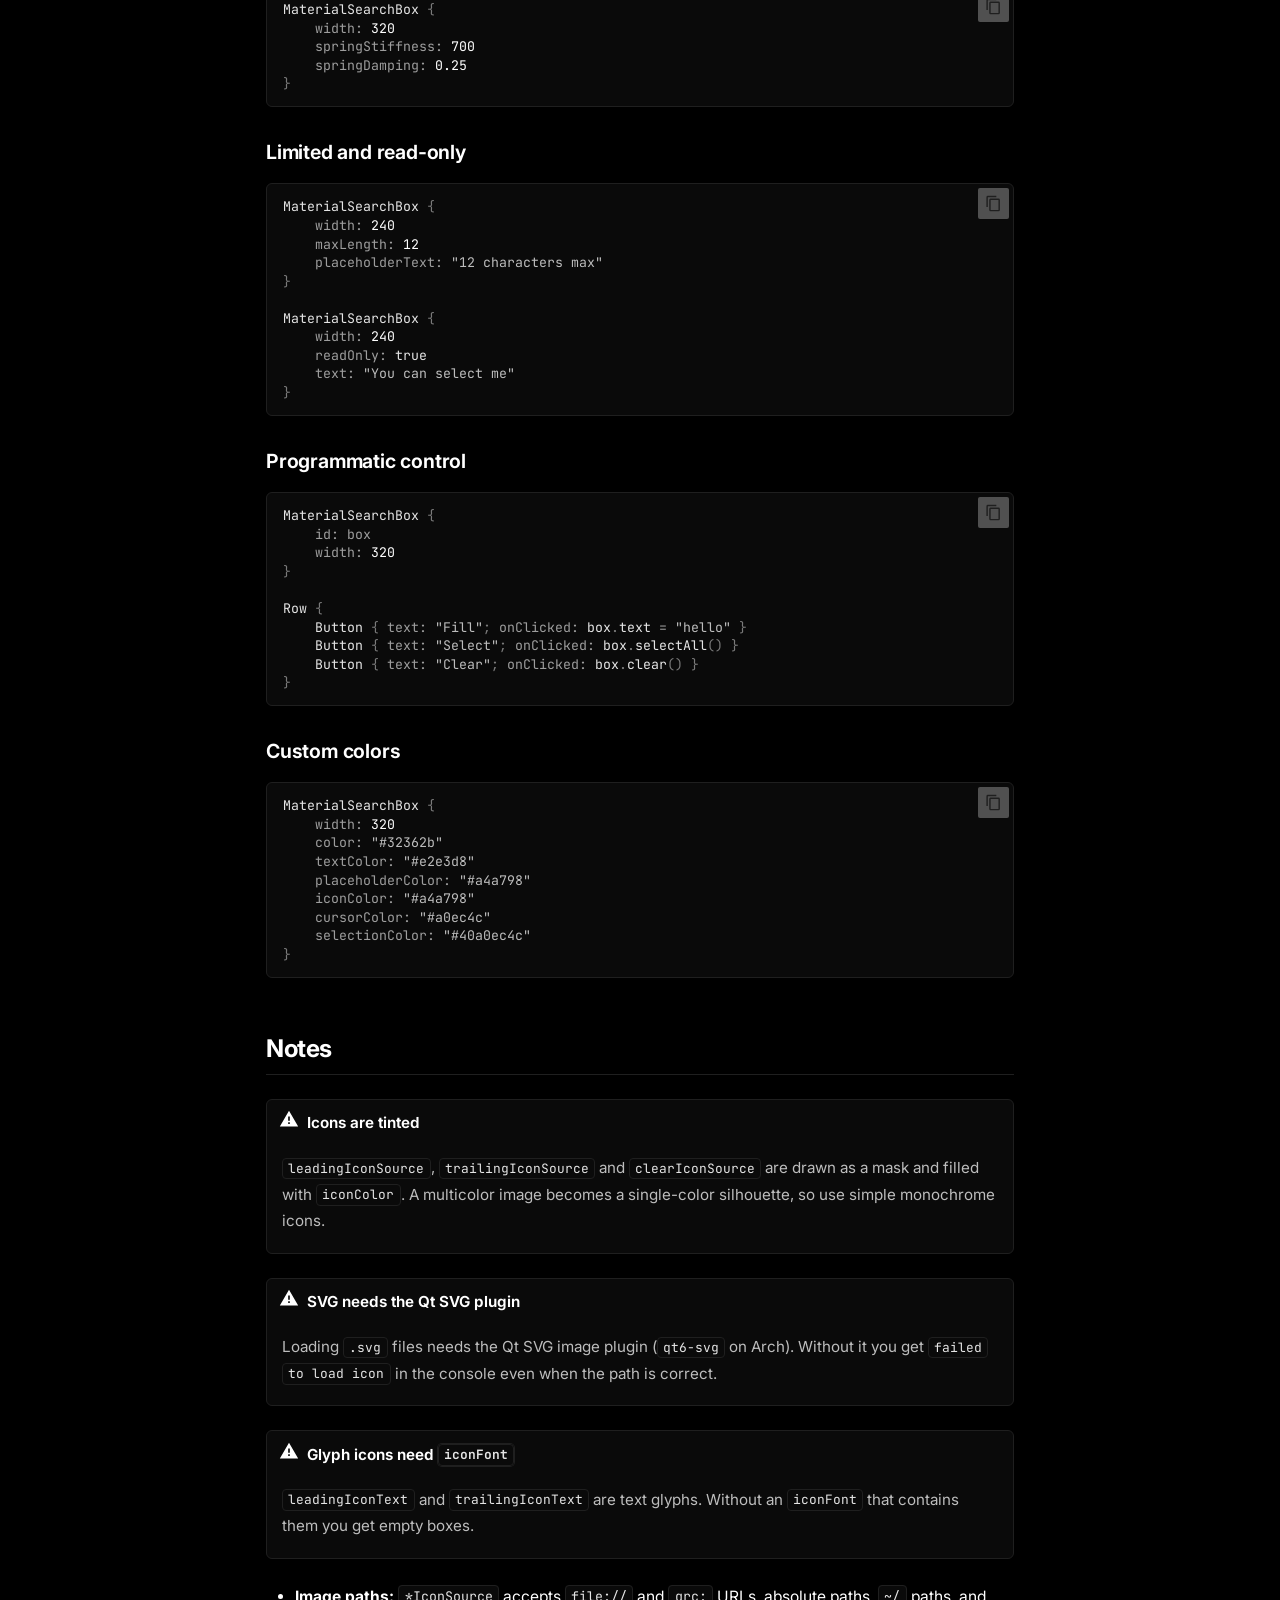
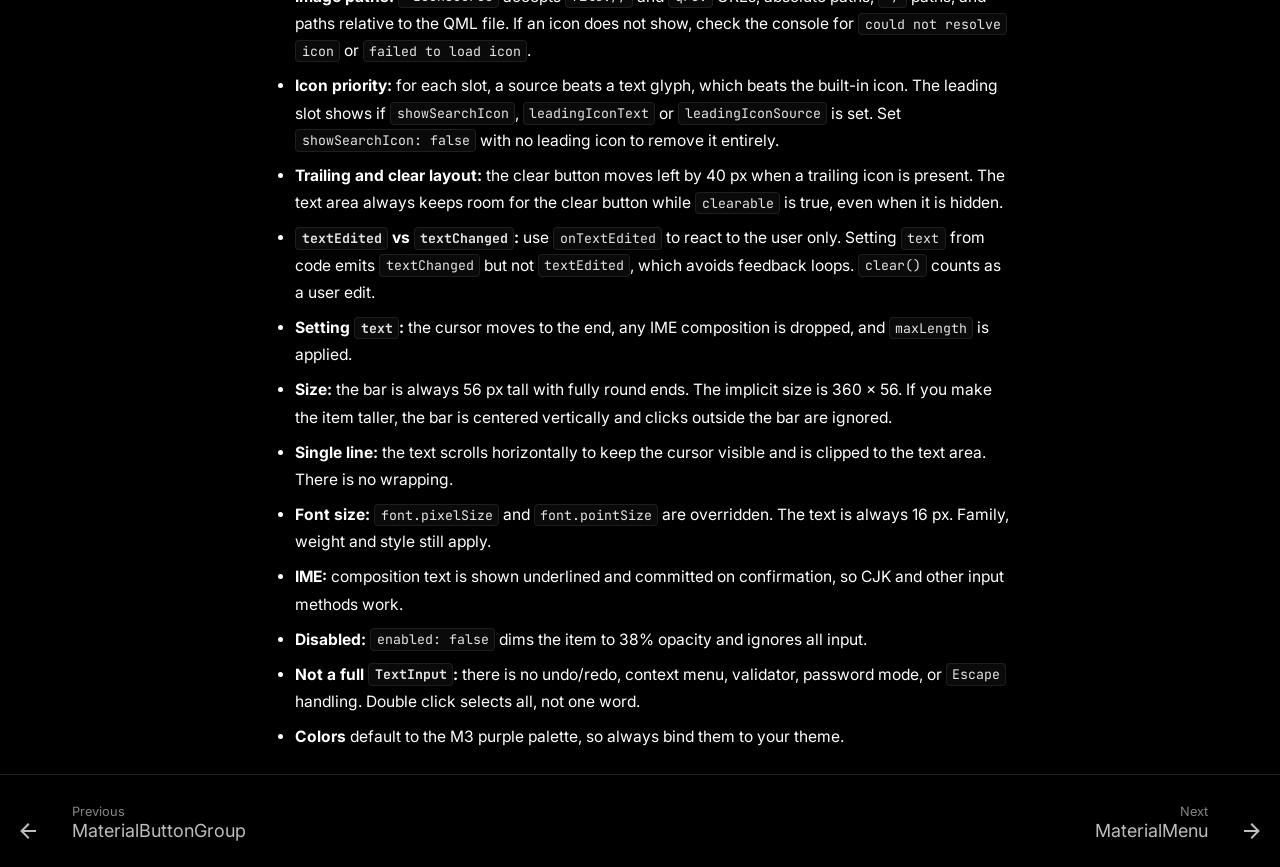
<file: extraa/material-search-box/index.html>
<!doctype html>
<html lang="en" class="no-js">
  <head>
    
      <meta charset="utf-8">
      <meta name="viewport" content="width=device-width,initial-scale=1">
      
        <meta name="description" content="Material 3 components for Qt 6 and QML">
      
      
      
        <link rel="canonical" href="https://ryu.safalski.ryzn.pro/extraa/material-search-box/">
      
      
        <link rel="prev" href="../material-button-group/">
      
      
        <link rel="next" href="../material-menu/">
      
      
        
      
      
      <link rel="icon" href="../../dragon.svg">
      <meta name="generator" content="mkdocs-1.6.1, mkdocs-material-9.8.1">
    
    
      
        <title>MaterialSearchBox - Ryu</title>
      
    
    
      <link rel="stylesheet" href="../../assets/stylesheets/main.57a0d79d.min.css">
      
        
        <link rel="stylesheet" href="../../assets/stylesheets/palette.fb2fffe2.min.css">
      
      


    
    
      
    
    
      
        
        
        <link rel="preconnect" href="https://fonts.gstatic.com" crossorigin>
        <link rel="stylesheet" href="https://fonts.googleapis.com/css?family=Inter:300,300i,400,400i,700,700i%7CJetBrains+Mono:400,400i,700,700i&display=fallback">
        <style>:root{--md-text-font:"Inter";--md-code-font:"JetBrains Mono"}</style>
      
    
    
      <link rel="stylesheet" href="../../stylesheets/extra.css">
    
    <script>__md_scope=new URL("../..",location),__md_hash=e=>[...e].reduce(((e,_)=>(e<<5)-e+_.charCodeAt(0)),0),__md_get=(e,_=localStorage,t=__md_scope)=>JSON.parse(_.getItem(t.pathname+"."+e)),__md_set=(e,_,t=localStorage,a=__md_scope)=>{try{t.setItem(a.pathname+"."+e,JSON.stringify(_))}catch(e){}}</script>
    
      

    
    
  </head>
  
  
    
    
      
    
    
    
    
    <body dir="ltr" data-md-color-scheme="ryu-dark" data-md-color-primary="indigo" data-md-color-accent="indigo">
  
    
    <input class="md-toggle" data-md-toggle="drawer" type="checkbox" id="__drawer" autocomplete="off">
    <input class="md-toggle" data-md-toggle="search" type="checkbox" id="__search" autocomplete="off">
    <label class="md-overlay" for="__drawer"></label>
    <div data-md-component="skip">
      
        
        <a href="#materialsearchbox" class="md-skip">
          Skip to content
        </a>
      
    </div>
    <div data-md-component="announce">
      
    </div>
    
    
      

  

<header class="md-header md-header--shadow md-header--lifted" data-md-component="header">
  <nav class="md-header__inner md-grid" aria-label="Header">
    <a href="../.." title="Ryu" class="md-header__button md-logo" aria-label="Ryu" data-md-component="logo">
      
  
  <svg xmlns="http://www.w3.org/2000/svg" viewBox="0 0 640 512"><!--! Font Awesome Free 7.1.0 by @fontawesome - https://fontawesome.com License - https://fontawesome.com/license/free (Icons: CC BY 4.0, Fonts: SIL OFL 1.1, Code: MIT License) Copyright 2025 Fonticons, Inc.--><path d="m352 124.5-51.9-13c-6.5-1.6-11.3-7.1-12-13.8s2.8-13.1 8.7-16.1l40.8-20.4-43.3-32.5c-5.5-4.1-7.8-11.3-5.6-17.9S297.1 0 304 0h160c30.2 0 58.7 14.2 76.8 38.4l57.6 76.8c6.2 8.3 9.6 18.4 9.6 28.8 0 26.5-21.5 48-48 48h-21.5c-17 0-33.3-6.7-45.3-18.7L479.9 160h-32v21.5c0 24.8 12.8 47.9 33.8 61.1l106.6 66.6c32.1 20.1 51.6 55.2 51.6 93.1 0 60.6-49.1 109.8-109.8 109.8L32.3 512c-3.3 0-6.6-.4-9.6-1.4C13.5 507.8 6 501 2.3 492 1 488.7.1 485.1 0 481.3c-.2-3.7.3-7.3 1.3-10.7 2.8-9.2 9.6-16.7 18.6-20.4 3-1.2 6.2-2 9.5-2.2l403.9-36c8.3-.7 14.7-7.7 14.7-16.1 0-4.3-1.7-8.4-4.7-11.4l-44.4-44.4c-30-30-46.9-70.7-46.9-113.1zm160-52.2v-.6zm-1.3 7.4-46.4-11.6q-.3 1.95-.3 3.9c0 13.3 10.7 24 24 24 10.6 0 19.5-6.8 22.7-16.3m-379.8 36.8c16.3-14.5 40.4-16.2 58.5-4.1l130.6 87v27.5c0 32.8 8.4 64.8 24 93H112c-6.7 0-12.7-4.2-15-10.4s-.5-13.3 4.6-17.7l69.4-59.5-152.6 23.5c-7 1.1-13.9-2.6-16.9-9s-1.4-14 3.9-18.8z"/></svg>

    </a>
    <label class="md-header__button md-icon" for="__drawer">
      
      <svg xmlns="http://www.w3.org/2000/svg" viewBox="0 0 24 24"><path d="M3 6h18v2H3zm0 5h18v2H3zm0 5h18v2H3z"/></svg>
    </label>
    <div class="md-header__title" data-md-component="header-title">
      <div class="md-header__ellipsis">
        <div class="md-header__topic">
          <span class="md-ellipsis">
            Ryu
          </span>
        </div>
        <div class="md-header__topic" data-md-component="header-topic">
          <span class="md-ellipsis">
            
              MaterialSearchBox
            
          </span>
        </div>
      </div>
    </div>
    
      
        <form class="md-header__option" data-md-component="palette">
  
    
    
    
    <input class="md-option" data-md-color-media="" data-md-color-scheme="ryu-dark" data-md-color-primary="indigo" data-md-color-accent="indigo"  aria-label="Switch to light mode"  type="radio" name="__palette" id="__palette_0">
    
      <label class="md-header__button md-icon" title="Switch to light mode" for="__palette_1" hidden>
        <svg xmlns="http://www.w3.org/2000/svg" viewBox="0 0 24 24"><path d="M12 7a5 5 0 0 1 5 5 5 5 0 0 1-5 5 5 5 0 0 1-5-5 5 5 0 0 1 5-5m0 2a3 3 0 0 0-3 3 3 3 0 0 0 3 3 3 3 0 0 0 3-3 3 3 0 0 0-3-3m0-7 2.39 3.42C13.65 5.15 12.84 5 12 5s-1.65.15-2.39.42zM3.34 7l4.16-.35A7.2 7.2 0 0 0 5.94 8.5c-.44.74-.69 1.5-.83 2.29zm.02 10 1.76-3.77a7.131 7.131 0 0 0 2.38 4.14zM20.65 7l-1.77 3.79a7.02 7.02 0 0 0-2.38-4.15zm-.01 10-4.14.36c.59-.51 1.12-1.14 1.54-1.86.42-.73.69-1.5.83-2.29zM12 22l-2.41-3.44c.74.27 1.55.44 2.41.44.82 0 1.63-.17 2.37-.44z"/></svg>
      </label>
    
  
    
    
    
    <input class="md-option" data-md-color-media="" data-md-color-scheme="ryu-light" data-md-color-primary="indigo" data-md-color-accent="indigo"  aria-label="Switch to dark mode"  type="radio" name="__palette" id="__palette_1">
    
      <label class="md-header__button md-icon" title="Switch to dark mode" for="__palette_0" hidden>
        <svg xmlns="http://www.w3.org/2000/svg" viewBox="0 0 24 24"><path d="m17.75 4.09-2.53 1.94.91 3.06-2.63-1.81-2.63 1.81.91-3.06-2.53-1.94L12.44 4l1.06-3 1.06 3zm3.5 6.91-1.64 1.25.59 1.98-1.7-1.17-1.7 1.17.59-1.98L15.75 11l2.06-.05L18.5 9l.69 1.95zm-2.28 4.95c.83-.08 1.72 1.1 1.19 1.85-.32.45-.66.87-1.08 1.27C15.17 23 8.84 23 4.94 19.07c-3.91-3.9-3.91-10.24 0-14.14.4-.4.82-.76 1.27-1.08.75-.53 1.93.36 1.85 1.19-.27 2.86.69 5.83 2.89 8.02a9.96 9.96 0 0 0 8.02 2.89m-1.64 2.02a12.08 12.08 0 0 1-7.8-3.47c-2.17-2.19-3.33-5-3.49-7.82-2.81 3.14-2.7 7.96.31 10.98 3.02 3.01 7.84 3.12 10.98.31"/></svg>
      </label>
    
  
</form>
      
    
    
      <script>var palette=__md_get("__palette");if(palette&&palette.color){if("(prefers-color-scheme)"===palette.color.media){var media=matchMedia("(prefers-color-scheme: light)"),input=document.querySelector(media.matches?"[data-md-color-media='(prefers-color-scheme: light)']":"[data-md-color-media='(prefers-color-scheme: dark)']");palette.color.media=input.getAttribute("data-md-color-media"),palette.color.scheme=input.getAttribute("data-md-color-scheme"),palette.color.primary=input.getAttribute("data-md-color-primary"),palette.color.accent=input.getAttribute("data-md-color-accent")}for(var[key,value]of Object.entries(palette.color))document.body.setAttribute("data-md-color-"+key,value)}</script>
    
    
    
      
      
        <label class="md-header__button md-icon" for="__search">
          
          <svg xmlns="http://www.w3.org/2000/svg" viewBox="0 0 24 24"><path d="M9.5 3A6.5 6.5 0 0 1 16 9.5c0 1.61-.59 3.09-1.56 4.23l.27.27h.79l5 5-1.5 1.5-5-5v-.79l-.27-.27A6.52 6.52 0 0 1 9.5 16 6.5 6.5 0 0 1 3 9.5 6.5 6.5 0 0 1 9.5 3m0 2C7 5 5 7 5 9.5S7 14 9.5 14 14 12 14 9.5 12 5 9.5 5"/></svg>
        </label>
        <div class="md-search" data-md-component="search" role="dialog">
  <label class="md-search__overlay" for="__search"></label>
  <div class="md-search__inner" role="search">
    <form class="md-search__form" name="search">
      <input type="text" class="md-search__input" name="query" aria-label="Search" placeholder="Search" autocapitalize="off" autocorrect="off" autocomplete="off" spellcheck="false" data-md-component="search-query" required>
      <label class="md-search__icon md-icon" for="__search">
        
        <svg xmlns="http://www.w3.org/2000/svg" viewBox="0 0 24 24"><path d="M9.5 3A6.5 6.5 0 0 1 16 9.5c0 1.61-.59 3.09-1.56 4.23l.27.27h.79l5 5-1.5 1.5-5-5v-.79l-.27-.27A6.52 6.52 0 0 1 9.5 16 6.5 6.5 0 0 1 3 9.5 6.5 6.5 0 0 1 9.5 3m0 2C7 5 5 7 5 9.5S7 14 9.5 14 14 12 14 9.5 12 5 9.5 5"/></svg>
        
        <svg xmlns="http://www.w3.org/2000/svg" viewBox="0 0 24 24"><path d="M20 11v2H8l5.5 5.5-1.42 1.42L4.16 12l7.92-7.92L13.5 5.5 8 11z"/></svg>
      </label>
      <nav class="md-search__options" aria-label="Search">
        
        <button type="reset" class="md-search__icon md-icon" title="Clear" aria-label="Clear" tabindex="-1">
          
          <svg xmlns="http://www.w3.org/2000/svg" viewBox="0 0 24 24"><path d="M19 6.41 17.59 5 12 10.59 6.41 5 5 6.41 10.59 12 5 17.59 6.41 19 12 13.41 17.59 19 19 17.59 13.41 12z"/></svg>
        </button>
      </nav>
      
        <div class="md-search__suggest" data-md-component="search-suggest"></div>
      
    </form>
    <div class="md-search__output">
      <div class="md-search__scrollwrap" tabindex="0" data-md-scrollfix>
        <div class="md-search-result" data-md-component="search-result">
          <div class="md-search-result__meta">
            Initializing search
          </div>
          <ol class="md-search-result__list" role="presentation"></ol>
        </div>
      </div>
    </div>
  </div>
</div>
      
    
    
      <div class="md-header__source">
        <a href="https://github.com/Happilli/ryu" title="Go to repository" class="md-source" data-md-component="source">
  <div class="md-source__icon md-icon">
    
    <svg xmlns="http://www.w3.org/2000/svg" viewBox="0 0 512 512"><!--! Font Awesome Free 7.1.0 by @fontawesome - https://fontawesome.com License - https://fontawesome.com/license/free (Icons: CC BY 4.0, Fonts: SIL OFL 1.1, Code: MIT License) Copyright 2025 Fonticons, Inc.--><path d="M173.9 397.4c0 2-2.3 3.6-5.2 3.6-3.3.3-5.6-1.3-5.6-3.6 0-2 2.3-3.6 5.2-3.6 3-.3 5.6 1.3 5.6 3.6m-31.1-4.5c-.7 2 1.3 4.3 4.3 4.9 2.6 1 5.6 0 6.2-2s-1.3-4.3-4.3-5.2c-2.6-.7-5.5.3-6.2 2.3m44.2-1.7c-2.9.7-4.9 2.6-4.6 4.9.3 2 2.9 3.3 5.9 2.6 2.9-.7 4.9-2.6 4.6-4.6-.3-1.9-3-3.2-5.9-2.9M252.8 8C114.1 8 8 113.3 8 252c0 110.9 69.8 205.8 169.5 239.2 12.8 2.3 17.3-5.6 17.3-12.1 0-6.2-.3-40.4-.3-61.4 0 0-70 15-84.7-29.8 0 0-11.4-29.1-27.8-36.6 0 0-22.9-15.7 1.6-15.4 0 0 24.9 2 38.6 25.8 21.9 38.6 58.6 27.5 72.9 20.9 2.3-16 8.8-27.1 16-33.7-55.9-6.2-112.3-14.3-112.3-110.5 0-27.5 7.6-41.3 23.6-58.9-2.6-6.5-11.1-33.3 2.6-67.9 20.9-6.5 69 27 69 27 20-5.6 41.5-8.5 62.8-8.5s42.8 2.9 62.8 8.5c0 0 48.1-33.6 69-27 13.7 34.7 5.2 61.4 2.6 67.9 16 17.7 25.8 31.5 25.8 58.9 0 96.5-58.9 104.2-114.8 110.5 9.2 7.9 17 22.9 17 46.4 0 33.7-.3 75.4-.3 83.6 0 6.5 4.6 14.4 17.3 12.1C436.2 457.8 504 362.9 504 252 504 113.3 391.5 8 252.8 8M105.2 352.9c-1.3 1-1 3.3.7 5.2 1.6 1.6 3.9 2.3 5.2 1 1.3-1 1-3.3-.7-5.2-1.6-1.6-3.9-2.3-5.2-1m-10.8-8.1c-.7 1.3.3 2.9 2.3 3.9 1.6 1 3.6.7 4.3-.7.7-1.3-.3-2.9-2.3-3.9-2-.6-3.6-.3-4.3.7m32.4 35.6c-1.6 1.3-1 4.3 1.3 6.2 2.3 2.3 5.2 2.6 6.5 1 1.3-1.3.7-4.3-1.3-6.2-2.2-2.3-5.2-2.6-6.5-1m-11.4-14.7c-1.6 1-1.6 3.6 0 5.9s4.3 3.3 5.6 2.3c1.6-1.3 1.6-3.9 0-6.2-1.4-2.3-4-3.3-5.6-2"/></svg>
  </div>
  <div class="md-source__repository">
    Happilli/ryu
  </div>
</a>
      </div>
    
  </nav>
  
    
      
<nav class="md-tabs" aria-label="Tabs" data-md-component="tabs">
  <div class="md-grid">
    <ul class="md-tabs__list">
      
        
  
  
  
  
    <li class="md-tabs__item">
      <a href="../.." class="md-tabs__link">
        
  
  
    
  
  Home

      </a>
    </li>
  

      
        
  
  
  
  
    <li class="md-tabs__item">
      <a href="../../embedding/" class="md-tabs__link">
        
  
  
    
  
  Embedding

      </a>
    </li>
  

      
        
  
  
  
    
  
  
    
    
      <li class="md-tabs__item md-tabs__item--active">
        <a href="../wavy-progress/" class="md-tabs__link">
          
  
  
  Extraa

        </a>
      </li>
    
  

      
        
  
  
  
  
    
    
      <li class="md-tabs__item">
        <a href="../../shapes/material-shape/" class="md-tabs__link">
          
  
  
  Shapes

        </a>
      </li>
    
  

      
        
  
  
  
  
    
    
      <li class="md-tabs__item">
        <a href="../../cleave/cleave/" class="md-tabs__link">
          
  
  
  Cleave

        </a>
      </li>
    
  

      
        
  
  
  
  
    
    
      <li class="md-tabs__item">
        <a href="../../network/iwd/" class="md-tabs__link">
          
  
  
  Network

        </a>
      </li>
    
  

      
    </ul>
  </div>
</nav>
    
  
</header>
    
    <div class="md-container" data-md-component="container">
      
      
        
      
      <main class="md-main" data-md-component="main">
        <div class="md-main__inner md-grid">
          
            
              
              <div class="md-sidebar md-sidebar--primary" data-md-component="sidebar" data-md-type="navigation" >
                <div class="md-sidebar__scrollwrap">
                  <div class="md-sidebar__inner">
                    


  


<nav class="md-nav md-nav--primary md-nav--lifted" aria-label="Navigation" data-md-level="0">
  <label class="md-nav__title" for="__drawer">
    <a href="../.." title="Ryu" class="md-nav__button md-logo" aria-label="Ryu" data-md-component="logo">
      
  
  <svg xmlns="http://www.w3.org/2000/svg" viewBox="0 0 640 512"><!--! Font Awesome Free 7.1.0 by @fontawesome - https://fontawesome.com License - https://fontawesome.com/license/free (Icons: CC BY 4.0, Fonts: SIL OFL 1.1, Code: MIT License) Copyright 2025 Fonticons, Inc.--><path d="m352 124.5-51.9-13c-6.5-1.6-11.3-7.1-12-13.8s2.8-13.1 8.7-16.1l40.8-20.4-43.3-32.5c-5.5-4.1-7.8-11.3-5.6-17.9S297.1 0 304 0h160c30.2 0 58.7 14.2 76.8 38.4l57.6 76.8c6.2 8.3 9.6 18.4 9.6 28.8 0 26.5-21.5 48-48 48h-21.5c-17 0-33.3-6.7-45.3-18.7L479.9 160h-32v21.5c0 24.8 12.8 47.9 33.8 61.1l106.6 66.6c32.1 20.1 51.6 55.2 51.6 93.1 0 60.6-49.1 109.8-109.8 109.8L32.3 512c-3.3 0-6.6-.4-9.6-1.4C13.5 507.8 6 501 2.3 492 1 488.7.1 485.1 0 481.3c-.2-3.7.3-7.3 1.3-10.7 2.8-9.2 9.6-16.7 18.6-20.4 3-1.2 6.2-2 9.5-2.2l403.9-36c8.3-.7 14.7-7.7 14.7-16.1 0-4.3-1.7-8.4-4.7-11.4l-44.4-44.4c-30-30-46.9-70.7-46.9-113.1zm160-52.2v-.6zm-1.3 7.4-46.4-11.6q-.3 1.95-.3 3.9c0 13.3 10.7 24 24 24 10.6 0 19.5-6.8 22.7-16.3m-379.8 36.8c16.3-14.5 40.4-16.2 58.5-4.1l130.6 87v27.5c0 32.8 8.4 64.8 24 93H112c-6.7 0-12.7-4.2-15-10.4s-.5-13.3 4.6-17.7l69.4-59.5-152.6 23.5c-7 1.1-13.9-2.6-16.9-9s-1.4-14 3.9-18.8z"/></svg>

    </a>
    Ryu
  </label>
  
    <div class="md-nav__source">
      <a href="https://github.com/Happilli/ryu" title="Go to repository" class="md-source" data-md-component="source">
  <div class="md-source__icon md-icon">
    
    <svg xmlns="http://www.w3.org/2000/svg" viewBox="0 0 512 512"><!--! Font Awesome Free 7.1.0 by @fontawesome - https://fontawesome.com License - https://fontawesome.com/license/free (Icons: CC BY 4.0, Fonts: SIL OFL 1.1, Code: MIT License) Copyright 2025 Fonticons, Inc.--><path d="M173.9 397.4c0 2-2.3 3.6-5.2 3.6-3.3.3-5.6-1.3-5.6-3.6 0-2 2.3-3.6 5.2-3.6 3-.3 5.6 1.3 5.6 3.6m-31.1-4.5c-.7 2 1.3 4.3 4.3 4.9 2.6 1 5.6 0 6.2-2s-1.3-4.3-4.3-5.2c-2.6-.7-5.5.3-6.2 2.3m44.2-1.7c-2.9.7-4.9 2.6-4.6 4.9.3 2 2.9 3.3 5.9 2.6 2.9-.7 4.9-2.6 4.6-4.6-.3-1.9-3-3.2-5.9-2.9M252.8 8C114.1 8 8 113.3 8 252c0 110.9 69.8 205.8 169.5 239.2 12.8 2.3 17.3-5.6 17.3-12.1 0-6.2-.3-40.4-.3-61.4 0 0-70 15-84.7-29.8 0 0-11.4-29.1-27.8-36.6 0 0-22.9-15.7 1.6-15.4 0 0 24.9 2 38.6 25.8 21.9 38.6 58.6 27.5 72.9 20.9 2.3-16 8.8-27.1 16-33.7-55.9-6.2-112.3-14.3-112.3-110.5 0-27.5 7.6-41.3 23.6-58.9-2.6-6.5-11.1-33.3 2.6-67.9 20.9-6.5 69 27 69 27 20-5.6 41.5-8.5 62.8-8.5s42.8 2.9 62.8 8.5c0 0 48.1-33.6 69-27 13.7 34.7 5.2 61.4 2.6 67.9 16 17.7 25.8 31.5 25.8 58.9 0 96.5-58.9 104.2-114.8 110.5 9.2 7.9 17 22.9 17 46.4 0 33.7-.3 75.4-.3 83.6 0 6.5 4.6 14.4 17.3 12.1C436.2 457.8 504 362.9 504 252 504 113.3 391.5 8 252.8 8M105.2 352.9c-1.3 1-1 3.3.7 5.2 1.6 1.6 3.9 2.3 5.2 1 1.3-1 1-3.3-.7-5.2-1.6-1.6-3.9-2.3-5.2-1m-10.8-8.1c-.7 1.3.3 2.9 2.3 3.9 1.6 1 3.6.7 4.3-.7.7-1.3-.3-2.9-2.3-3.9-2-.6-3.6-.3-4.3.7m32.4 35.6c-1.6 1.3-1 4.3 1.3 6.2 2.3 2.3 5.2 2.6 6.5 1 1.3-1.3.7-4.3-1.3-6.2-2.2-2.3-5.2-2.6-6.5-1m-11.4-14.7c-1.6 1-1.6 3.6 0 5.9s4.3 3.3 5.6 2.3c1.6-1.3 1.6-3.9 0-6.2-1.4-2.3-4-3.3-5.6-2"/></svg>
  </div>
  <div class="md-source__repository">
    Happilli/ryu
  </div>
</a>
    </div>
  
  <ul class="md-nav__list" data-md-scrollfix>
    
      
      
  
  
  
  
    <li class="md-nav__item">
      <a href="../.." class="md-nav__link">
        
  
  
  <span class="md-ellipsis">
    
  
    Home
  

    
  </span>
  
  

      </a>
    </li>
  

    
      
      
  
  
  
  
    <li class="md-nav__item">
      <a href="../../embedding/" class="md-nav__link">
        
  
  
  <span class="md-ellipsis">
    
  
    Embedding
  

    
  </span>
  
  

      </a>
    </li>
  

    
      
      
  
  
    
  
  
  
    
    
    
    
      
        
        
      
      
        
      
    
    
    <li class="md-nav__item md-nav__item--active md-nav__item--section md-nav__item--nested">
      
        
        
        <input class="md-nav__toggle md-toggle " type="checkbox" id="__nav_3" checked>
        
          
          <label class="md-nav__link" for="__nav_3" id="__nav_3_label" tabindex="">
            
  
  
  <span class="md-ellipsis">
    
  
    Extraa
  

    
  </span>
  
  

            <span class="md-nav__icon md-icon"></span>
          </label>
        
        <nav class="md-nav" data-md-level="1" aria-labelledby="__nav_3_label" aria-expanded="true">
          <label class="md-nav__title" for="__nav_3">
            <span class="md-nav__icon md-icon"></span>
            
  
    Extraa
  

          </label>
          <ul class="md-nav__list" data-md-scrollfix>
            
              
                
  
  
  
  
    <li class="md-nav__item">
      <a href="../wavy-progress/" class="md-nav__link">
        
  
  
  <span class="md-ellipsis">
    
  
    WavyProgress
  

    
  </span>
  
  

      </a>
    </li>
  

              
            
              
                
  
  
  
  
    <li class="md-nav__item">
      <a href="../material-slider/" class="md-nav__link">
        
  
  
  <span class="md-ellipsis">
    
  
    MaterialSlider
  

    
  </span>
  
  

      </a>
    </li>
  

              
            
              
                
  
  
  
  
    <li class="md-nav__item">
      <a href="../material-button-group/" class="md-nav__link">
        
  
  
  <span class="md-ellipsis">
    
  
    MaterialButtonGroup
  

    
  </span>
  
  

      </a>
    </li>
  

              
            
              
                
  
  
    
  
  
  
    <li class="md-nav__item md-nav__item--active">
      
      <input class="md-nav__toggle md-toggle" type="checkbox" id="__toc">
      
      
        
      
      
        <label class="md-nav__link md-nav__link--active" for="__toc">
          
  
  
  <span class="md-ellipsis">
    
  
    MaterialSearchBox
  

    
  </span>
  
  

          <span class="md-nav__icon md-icon"></span>
        </label>
      
      <a href="./" class="md-nav__link md-nav__link--active">
        
  
  
  <span class="md-ellipsis">
    
  
    MaterialSearchBox
  

    
  </span>
  
  

      </a>
      
        

<nav class="md-nav md-nav--secondary" aria-label="Table of contents">
  
  
  
    
  
  
    <label class="md-nav__title" for="__toc">
      <span class="md-nav__icon md-icon"></span>
      Table of contents
    </label>
    <ul class="md-nav__list" data-md-component="toc" data-md-scrollfix>
      
        <li class="md-nav__item">
  <a href="#properties" class="md-nav__link">
    <span class="md-ellipsis">
      
        Properties
      
    </span>
  </a>
  
    <nav class="md-nav" aria-label="Properties">
      <ul class="md-nav__list">
        
          <li class="md-nav__item">
  <a href="#text" class="md-nav__link">
    <span class="md-ellipsis">
      
        Text
      
    </span>
  </a>
  
</li>
        
          <li class="md-nav__item">
  <a href="#icons" class="md-nav__link">
    <span class="md-ellipsis">
      
        Icons
      
    </span>
  </a>
  
</li>
        
          <li class="md-nav__item">
  <a href="#colors-and-border" class="md-nav__link">
    <span class="md-ellipsis">
      
        Colors and border
      
    </span>
  </a>
  
</li>
        
          <li class="md-nav__item">
  <a href="#animation" class="md-nav__link">
    <span class="md-ellipsis">
      
        Animation
      
    </span>
  </a>
  
</li>
        
      </ul>
    </nav>
  
</li>
      
        <li class="md-nav__item">
  <a href="#signals" class="md-nav__link">
    <span class="md-ellipsis">
      
        Signals
      
    </span>
  </a>
  
</li>
      
        <li class="md-nav__item">
  <a href="#methods" class="md-nav__link">
    <span class="md-ellipsis">
      
        Methods
      
    </span>
  </a>
  
</li>
      
        <li class="md-nav__item">
  <a href="#animations" class="md-nav__link">
    <span class="md-ellipsis">
      
        Animations
      
    </span>
  </a>
  
</li>
      
        <li class="md-nav__item">
  <a href="#keyboard-and-mouse" class="md-nav__link">
    <span class="md-ellipsis">
      
        Keyboard and mouse
      
    </span>
  </a>
  
    <nav class="md-nav" aria-label="Keyboard and mouse">
      <ul class="md-nav__list">
        
          <li class="md-nav__item">
  <a href="#keyboard" class="md-nav__link">
    <span class="md-ellipsis">
      
        Keyboard
      
    </span>
  </a>
  
</li>
        
          <li class="md-nav__item">
  <a href="#mouse" class="md-nav__link">
    <span class="md-ellipsis">
      
        Mouse
      
    </span>
  </a>
  
</li>
        
      </ul>
    </nav>
  
</li>
      
        <li class="md-nav__item">
  <a href="#examples" class="md-nav__link">
    <span class="md-ellipsis">
      
        Examples
      
    </span>
  </a>
  
    <nav class="md-nav" aria-label="Examples">
      <ul class="md-nav__list">
        
          <li class="md-nav__item">
  <a href="#basic" class="md-nav__link">
    <span class="md-ellipsis">
      
        Basic
      
    </span>
  </a>
  
</li>
        
          <li class="md-nav__item">
  <a href="#filtering-a-list" class="md-nav__link">
    <span class="md-ellipsis">
      
        Filtering a list
      
    </span>
  </a>
  
</li>
        
          <li class="md-nav__item">
  <a href="#custom-icon" class="md-nav__link">
    <span class="md-ellipsis">
      
        Custom icon
      
    </span>
  </a>
  
</li>
        
          <li class="md-nav__item">
  <a href="#glyph-icons" class="md-nav__link">
    <span class="md-ellipsis">
      
        Glyph icons
      
    </span>
  </a>
  
</li>
        
          <li class="md-nav__item">
  <a href="#leading-and-trailing-icons-together" class="md-nav__link">
    <span class="md-ellipsis">
      
        Leading and trailing icons together
      
    </span>
  </a>
  
</li>
        
          <li class="md-nav__item">
  <a href="#outline-that-reacts-to-focus" class="md-nav__link">
    <span class="md-ellipsis">
      
        Outline that reacts to focus
      
    </span>
  </a>
  
</li>
        
          <li class="md-nav__item">
  <a href="#expand-on-focus" class="md-nav__link">
    <span class="md-ellipsis">
      
        Expand on focus
      
    </span>
  </a>
  
</li>
        
          <li class="md-nav__item">
  <a href="#bouncier-clear-button" class="md-nav__link">
    <span class="md-ellipsis">
      
        Bouncier clear button
      
    </span>
  </a>
  
</li>
        
          <li class="md-nav__item">
  <a href="#limited-and-read-only" class="md-nav__link">
    <span class="md-ellipsis">
      
        Limited and read-only
      
    </span>
  </a>
  
</li>
        
          <li class="md-nav__item">
  <a href="#programmatic-control" class="md-nav__link">
    <span class="md-ellipsis">
      
        Programmatic control
      
    </span>
  </a>
  
</li>
        
          <li class="md-nav__item">
  <a href="#custom-colors" class="md-nav__link">
    <span class="md-ellipsis">
      
        Custom colors
      
    </span>
  </a>
  
</li>
        
      </ul>
    </nav>
  
</li>
      
        <li class="md-nav__item">
  <a href="#notes" class="md-nav__link">
    <span class="md-ellipsis">
      
        Notes
      
    </span>
  </a>
  
</li>
      
    </ul>
  
</nav>
      
    </li>
  

              
            
              
                
  
  
  
  
    <li class="md-nav__item">
      <a href="../material-menu/" class="md-nav__link">
        
  
  
  <span class="md-ellipsis">
    
  
    MaterialMenu
  

    
  </span>
  
  

      </a>
    </li>
  

              
            
              
                
  
  
  
  
    <li class="md-nav__item">
      <a href="../material-list/" class="md-nav__link">
        
  
  
  <span class="md-ellipsis">
    
  
    MaterialList
  

    
  </span>
  
  

      </a>
    </li>
  

              
            
          </ul>
        </nav>
      
    </li>
  

    
      
      
  
  
  
  
    
    
    
    
      
      
        
      
    
    
    <li class="md-nav__item md-nav__item--nested">
      
        
        
        <input class="md-nav__toggle md-toggle " type="checkbox" id="__nav_4" >
        
          
          <label class="md-nav__link" for="__nav_4" id="__nav_4_label" tabindex="0">
            
  
  
  <span class="md-ellipsis">
    
  
    Shapes
  

    
  </span>
  
  

            <span class="md-nav__icon md-icon"></span>
          </label>
        
        <nav class="md-nav" data-md-level="1" aria-labelledby="__nav_4_label" aria-expanded="false">
          <label class="md-nav__title" for="__nav_4">
            <span class="md-nav__icon md-icon"></span>
            
  
    Shapes
  

          </label>
          <ul class="md-nav__list" data-md-scrollfix>
            
              
                
  
  
  
  
    <li class="md-nav__item">
      <a href="../../shapes/material-shape/" class="md-nav__link">
        
  
  
  <span class="md-ellipsis">
    
  
    MaterialShape
  

    
  </span>
  
  

      </a>
    </li>
  

              
            
          </ul>
        </nav>
      
    </li>
  

    
      
      
  
  
  
  
    
    
    
    
      
      
        
      
    
    
    <li class="md-nav__item md-nav__item--nested">
      
        
        
        <input class="md-nav__toggle md-toggle " type="checkbox" id="__nav_5" >
        
          
          <label class="md-nav__link" for="__nav_5" id="__nav_5_label" tabindex="0">
            
  
  
  <span class="md-ellipsis">
    
  
    Cleave
  

    
  </span>
  
  

            <span class="md-nav__icon md-icon"></span>
          </label>
        
        <nav class="md-nav" data-md-level="1" aria-labelledby="__nav_5_label" aria-expanded="false">
          <label class="md-nav__title" for="__nav_5">
            <span class="md-nav__icon md-icon"></span>
            
  
    Cleave
  

          </label>
          <ul class="md-nav__list" data-md-scrollfix>
            
              
                
  
  
  
  
    <li class="md-nav__item">
      <a href="../../cleave/cleave/" class="md-nav__link">
        
  
  
  <span class="md-ellipsis">
    
  
    Cleave
  

    
  </span>
  
  

      </a>
    </li>
  

              
            
          </ul>
        </nav>
      
    </li>
  

    
      
      
  
  
  
  
    
    
    
    
      
      
        
      
    
    
    <li class="md-nav__item md-nav__item--nested">
      
        
        
        <input class="md-nav__toggle md-toggle " type="checkbox" id="__nav_6" >
        
          
          <label class="md-nav__link" for="__nav_6" id="__nav_6_label" tabindex="0">
            
  
  
  <span class="md-ellipsis">
    
  
    Network
  

    
  </span>
  
  

            <span class="md-nav__icon md-icon"></span>
          </label>
        
        <nav class="md-nav" data-md-level="1" aria-labelledby="__nav_6_label" aria-expanded="false">
          <label class="md-nav__title" for="__nav_6">
            <span class="md-nav__icon md-icon"></span>
            
  
    Network
  

          </label>
          <ul class="md-nav__list" data-md-scrollfix>
            
              
                
  
  
  
  
    <li class="md-nav__item">
      <a href="../../network/iwd/" class="md-nav__link">
        
  
  
  <span class="md-ellipsis">
    
  
    Iwd
  

    
  </span>
  
  

      </a>
    </li>
  

              
            
          </ul>
        </nav>
      
    </li>
  

    
  </ul>
</nav>
                  </div>
                </div>
              </div>
            
            
              
              <div class="md-sidebar md-sidebar--secondary" data-md-component="sidebar" data-md-type="toc" >
                <div class="md-sidebar__scrollwrap">
                  <div class="md-sidebar__inner">
                    

<nav class="md-nav md-nav--secondary" aria-label="Table of contents">
  
  
  
    
  
  
    <label class="md-nav__title" for="__toc">
      <span class="md-nav__icon md-icon"></span>
      Table of contents
    </label>
    <ul class="md-nav__list" data-md-component="toc" data-md-scrollfix>
      
        <li class="md-nav__item">
  <a href="#properties" class="md-nav__link">
    <span class="md-ellipsis">
      
        Properties
      
    </span>
  </a>
  
    <nav class="md-nav" aria-label="Properties">
      <ul class="md-nav__list">
        
          <li class="md-nav__item">
  <a href="#text" class="md-nav__link">
    <span class="md-ellipsis">
      
        Text
      
    </span>
  </a>
  
</li>
        
          <li class="md-nav__item">
  <a href="#icons" class="md-nav__link">
    <span class="md-ellipsis">
      
        Icons
      
    </span>
  </a>
  
</li>
        
          <li class="md-nav__item">
  <a href="#colors-and-border" class="md-nav__link">
    <span class="md-ellipsis">
      
        Colors and border
      
    </span>
  </a>
  
</li>
        
          <li class="md-nav__item">
  <a href="#animation" class="md-nav__link">
    <span class="md-ellipsis">
      
        Animation
      
    </span>
  </a>
  
</li>
        
      </ul>
    </nav>
  
</li>
      
        <li class="md-nav__item">
  <a href="#signals" class="md-nav__link">
    <span class="md-ellipsis">
      
        Signals
      
    </span>
  </a>
  
</li>
      
        <li class="md-nav__item">
  <a href="#methods" class="md-nav__link">
    <span class="md-ellipsis">
      
        Methods
      
    </span>
  </a>
  
</li>
      
        <li class="md-nav__item">
  <a href="#animations" class="md-nav__link">
    <span class="md-ellipsis">
      
        Animations
      
    </span>
  </a>
  
</li>
      
        <li class="md-nav__item">
  <a href="#keyboard-and-mouse" class="md-nav__link">
    <span class="md-ellipsis">
      
        Keyboard and mouse
      
    </span>
  </a>
  
    <nav class="md-nav" aria-label="Keyboard and mouse">
      <ul class="md-nav__list">
        
          <li class="md-nav__item">
  <a href="#keyboard" class="md-nav__link">
    <span class="md-ellipsis">
      
        Keyboard
      
    </span>
  </a>
  
</li>
        
          <li class="md-nav__item">
  <a href="#mouse" class="md-nav__link">
    <span class="md-ellipsis">
      
        Mouse
      
    </span>
  </a>
  
</li>
        
      </ul>
    </nav>
  
</li>
      
        <li class="md-nav__item">
  <a href="#examples" class="md-nav__link">
    <span class="md-ellipsis">
      
        Examples
      
    </span>
  </a>
  
    <nav class="md-nav" aria-label="Examples">
      <ul class="md-nav__list">
        
          <li class="md-nav__item">
  <a href="#basic" class="md-nav__link">
    <span class="md-ellipsis">
      
        Basic
      
    </span>
  </a>
  
</li>
        
          <li class="md-nav__item">
  <a href="#filtering-a-list" class="md-nav__link">
    <span class="md-ellipsis">
      
        Filtering a list
      
    </span>
  </a>
  
</li>
        
          <li class="md-nav__item">
  <a href="#custom-icon" class="md-nav__link">
    <span class="md-ellipsis">
      
        Custom icon
      
    </span>
  </a>
  
</li>
        
          <li class="md-nav__item">
  <a href="#glyph-icons" class="md-nav__link">
    <span class="md-ellipsis">
      
        Glyph icons
      
    </span>
  </a>
  
</li>
        
          <li class="md-nav__item">
  <a href="#leading-and-trailing-icons-together" class="md-nav__link">
    <span class="md-ellipsis">
      
        Leading and trailing icons together
      
    </span>
  </a>
  
</li>
        
          <li class="md-nav__item">
  <a href="#outline-that-reacts-to-focus" class="md-nav__link">
    <span class="md-ellipsis">
      
        Outline that reacts to focus
      
    </span>
  </a>
  
</li>
        
          <li class="md-nav__item">
  <a href="#expand-on-focus" class="md-nav__link">
    <span class="md-ellipsis">
      
        Expand on focus
      
    </span>
  </a>
  
</li>
        
          <li class="md-nav__item">
  <a href="#bouncier-clear-button" class="md-nav__link">
    <span class="md-ellipsis">
      
        Bouncier clear button
      
    </span>
  </a>
  
</li>
        
          <li class="md-nav__item">
  <a href="#limited-and-read-only" class="md-nav__link">
    <span class="md-ellipsis">
      
        Limited and read-only
      
    </span>
  </a>
  
</li>
        
          <li class="md-nav__item">
  <a href="#programmatic-control" class="md-nav__link">
    <span class="md-ellipsis">
      
        Programmatic control
      
    </span>
  </a>
  
</li>
        
          <li class="md-nav__item">
  <a href="#custom-colors" class="md-nav__link">
    <span class="md-ellipsis">
      
        Custom colors
      
    </span>
  </a>
  
</li>
        
      </ul>
    </nav>
  
</li>
      
        <li class="md-nav__item">
  <a href="#notes" class="md-nav__link">
    <span class="md-ellipsis">
      
        Notes
      
    </span>
  </a>
  
</li>
      
    </ul>
  
</nav>
                  </div>
                </div>
              </div>
            
          
          
            <div class="md-content" data-md-component="content">
              
              <article class="md-content__inner md-typeset">
                
                  


  
  


<h1 id="materialsearchbox">MaterialSearchBox<a class="headerlink" href="#materialsearchbox" title="Permanent link">&para;</a></h1>
<p>A Material 3 expressive search bar. A pill-shaped, single-line text field with a leading icon, an optional trailing icon, and a clear button that springs in when there is text. It handles its own cursor, selection, clipboard and input method (IME) support.</p>
<div class="highlight"><pre><span></span><code><span class="kr">import</span> <span class="nx">Ryu</span><span class="p">.</span><span class="nx">Extraa</span>

<span class="nx">MaterialSearchBox</span> <span class="p">{</span>
    <span class="k">width:</span> <span class="mi">320</span>
    <span class="k">placeholderText:</span> <span class="s2">"Search"</span>
    <span class="k">onTextChanged:</span> <span class="nx">console</span><span class="p">.</span><span class="nx">log</span><span class="p">(</span><span class="nx">text</span><span class="p">)</span>
<span class="p">}</span>
</code></pre></div>
<!-- screenshot: empty, focused with text, with trailing icon, with border -->

<h2 id="properties">Properties<a class="headerlink" href="#properties" title="Permanent link">&para;</a></h2>
<h3 id="text">Text<a class="headerlink" href="#text" title="Permanent link">&para;</a></h3>
<table>
<thead>
<tr>
<th>Property</th>
<th>Type</th>
<th>Default</th>
<th>Description</th>
</tr>
</thead>
<tbody>
<tr>
<td><code>text</code></td>
<td><code>string</code></td>
<td>empty</td>
<td>The current text. Setting it from code moves the cursor to the end.</td>
</tr>
<tr>
<td><code>placeholderText</code></td>
<td><code>string</code></td>
<td>empty</td>
<td>Shown while <code>text</code> is empty.</td>
</tr>
<tr>
<td><code>font</code></td>
<td><code>font</code></td>
<td></td>
<td>Font for the text and placeholder. Its pixel size is overridden and always drawn at 16 px.</td>
</tr>
<tr>
<td><code>fontWeight</code></td>
<td><code>int</code></td>
<td><code>400</code></td>
<td>Text weight, 1 to 1000.</td>
</tr>
<tr>
<td><code>maxLength</code></td>
<td><code>int</code></td>
<td><code>0</code></td>
<td>Maximum number of characters. <code>0</code> means unlimited. Longer text is truncated.</td>
</tr>
<tr>
<td><code>readOnly</code></td>
<td><code>bool</code></td>
<td><code>false</code></td>
<td>Blocks editing. Selecting and copying still work, and the cursor and clear button are hidden.</td>
</tr>
<tr>
<td><code>cursorPosition</code></td>
<td><code>int</code></td>
<td></td>
<td>Read-only. Index of the cursor in <code>text</code>.</td>
</tr>
<tr>
<td><code>hovered</code></td>
<td><code>bool</code></td>
<td></td>
<td>Read-only. True while the mouse is over the item.</td>
</tr>
</tbody>
</table>
<h3 id="icons">Icons<a class="headerlink" href="#icons" title="Permanent link">&para;</a></h3>
<table>
<thead>
<tr>
<th>Property</th>
<th>Type</th>
<th>Default</th>
<th>Description</th>
</tr>
</thead>
<tbody>
<tr>
<td><code>showSearchIcon</code></td>
<td><code>bool</code></td>
<td><code>true</code></td>
<td>Shows the built-in magnifier on the left.</td>
</tr>
<tr>
<td><code>leadingIconSource</code></td>
<td><code>url</code></td>
<td>empty</td>
<td>Image for the leading icon. Replaces the magnifier.</td>
</tr>
<tr>
<td><code>leadingIconText</code></td>
<td><code>string</code></td>
<td>empty</td>
<td>Glyph for the leading icon. Needs <code>iconFont</code>.</td>
</tr>
<tr>
<td><code>trailingIconSource</code></td>
<td><code>url</code></td>
<td>empty</td>
<td>Image for a trailing icon on the right.</td>
</tr>
<tr>
<td><code>trailingIconText</code></td>
<td><code>string</code></td>
<td>empty</td>
<td>Glyph for the trailing icon. Needs <code>iconFont</code>.</td>
</tr>
<tr>
<td><code>clearIconSource</code></td>
<td><code>url</code></td>
<td>empty</td>
<td>Image to use instead of the built-in X on the clear button.</td>
</tr>
<tr>
<td><code>iconFont</code></td>
<td><code>font</code></td>
<td></td>
<td>Font for <code>leadingIconText</code> and <code>trailingIconText</code> (Nerd Font or Material Symbols).</td>
</tr>
<tr>
<td><code>clearable</code></td>
<td><code>bool</code></td>
<td><code>true</code></td>
<td>Shows the clear button while there is text. Ignored when <code>readOnly</code> is true.</td>
</tr>
</tbody>
</table>
<p>Icons are drawn at 24 px (the clear icon at 20 px). If both a source and a text glyph are set for the same slot, the source wins.</p>
<h3 id="colors-and-border">Colors and border<a class="headerlink" href="#colors-and-border" title="Permanent link">&para;</a></h3>
<table>
<thead>
<tr>
<th>Property</th>
<th>Default</th>
<th>Description</th>
</tr>
</thead>
<tbody>
<tr>
<td><code>color</code></td>
<td><code>#ECE6F0</code></td>
<td>Background of the bar.</td>
</tr>
<tr>
<td><code>textColor</code></td>
<td><code>#1D1B20</code></td>
<td>Text color. Also used for the hover tint.</td>
</tr>
<tr>
<td><code>placeholderColor</code></td>
<td><code>#49454F</code></td>
<td>Placeholder color.</td>
</tr>
<tr>
<td><code>iconColor</code></td>
<td><code>#49454F</code></td>
<td>Tint for every icon, the clear X, and the icon hover layer.</td>
</tr>
<tr>
<td><code>borderColor</code></td>
<td><code>#79747E</code></td>
<td>Outline color while unfocused.</td>
</tr>
<tr>
<td><code>borderWidth</code></td>
<td><code>0</code></td>
<td>Outline width. <code>0</code> means no outline.</td>
</tr>
<tr>
<td><code>cursorColor</code></td>
<td><code>#6750A4</code></td>
<td>Text cursor color. Also the outline color while focused.</td>
</tr>
<tr>
<td><code>selectionColor</code></td>
<td><code>rgba(103, 80, 164, 0.31)</code></td>
<td>Selection highlight.</td>
</tr>
</tbody>
</table>
<h3 id="animation">Animation<a class="headerlink" href="#animation" title="Permanent link">&para;</a></h3>
<table>
<thead>
<tr>
<th>Property</th>
<th>Type</th>
<th>Default</th>
<th>Description</th>
</tr>
</thead>
<tbody>
<tr>
<td><code>springStiffness</code></td>
<td><code>real</code></td>
<td><code>520</code></td>
<td>Spring stiffness. Higher is snappier. Minimum <code>1</code>.</td>
</tr>
<tr>
<td><code>springDamping</code></td>
<td><code>real</code></td>
<td><code>0.6</code></td>
<td>Damping ratio, clamped to <code>0.05</code> to <code>2</code>. Lower is bouncier.</td>
</tr>
</tbody>
</table>
<h2 id="signals">Signals<a class="headerlink" href="#signals" title="Permanent link">&para;</a></h2>
<table>
<thead>
<tr>
<th>Signal</th>
<th>Description</th>
</tr>
</thead>
<tbody>
<tr>
<td><code>textChanged()</code></td>
<td><code>text</code> changed from any source.</td>
</tr>
<tr>
<td><code>textEdited()</code></td>
<td>The text was changed by the user: typing, pasting, deleting, cutting, IME input, or the clear button. Not emitted when you assign <code>text</code> from code.</td>
</tr>
<tr>
<td><code>accepted()</code></td>
<td><code>Enter</code> or <code>Return</code> was pressed.</td>
</tr>
<tr>
<td><code>cleared()</code></td>
<td>The text was cleared with the clear button or by calling <code>clear()</code>.</td>
</tr>
<tr>
<td><code>leadingClicked()</code></td>
<td>The leading icon was clicked.</td>
</tr>
<tr>
<td><code>trailingClicked()</code></td>
<td>The trailing icon was clicked.</td>
</tr>
<tr>
<td><code>cursorPositionChanged()</code></td>
<td>The cursor moved.</td>
</tr>
<tr>
<td><code>hoveredChanged()</code></td>
<td>The mouse entered or left.</td>
</tr>
</tbody>
</table>
<p>Every other property has the usual <code>&lt;property&gt;Changed</code> signal.</p>
<h2 id="methods">Methods<a class="headerlink" href="#methods" title="Permanent link">&para;</a></h2>
<table>
<thead>
<tr>
<th>Method</th>
<th>Description</th>
</tr>
</thead>
<tbody>
<tr>
<td><code>clear()</code></td>
<td>Empties the text, moves the cursor to 0, and emits <code>textChanged</code>, <code>textEdited</code> and <code>cleared</code>. Does nothing if the text is already empty.</td>
</tr>
<tr>
<td><code>selectAll()</code></td>
<td>Selects the whole text.</td>
</tr>
</tbody>
</table>
<h2 id="animations">Animations<a class="headerlink" href="#animations" title="Permanent link">&para;</a></h2>
<p>Three springs run inside the component:</p>
<table>
<thead>
<tr>
<th>Spring</th>
<th>What it drives</th>
<th>Visible as</th>
</tr>
</thead>
<tbody>
<tr>
<td>Hover</td>
<td>An 8% tint of <code>textColor</code> over the bar</td>
<td>A soft fade.</td>
</tr>
<tr>
<td>Focus</td>
<td>The outline color, from <code>borderColor</code> to <code>cursorColor</code></td>
<td>A color fade. Only visible when <code>borderWidth &gt; 0</code>.</td>
</tr>
<tr>
<td>Clear button</td>
<td>The scale of the X and its hover circle</td>
<td>A pop-in with overshoot up to 1.4x.</td>
</tr>
</tbody>
</table>
<p>Only the clear button changes size, so it is the only spring where you can see a bounce. Lower <code>springDamping</code> (0.2 to 0.3) to make it more pronounced. The spring runs only while something is moving, so an idle search box costs nothing.</p>
<h2 id="keyboard-and-mouse">Keyboard and mouse<a class="headerlink" href="#keyboard-and-mouse" title="Permanent link">&para;</a></h2>
<h3 id="keyboard">Keyboard<a class="headerlink" href="#keyboard" title="Permanent link">&para;</a></h3>
<table>
<thead>
<tr>
<th>Keys</th>
<th>Action</th>
</tr>
</thead>
<tbody>
<tr>
<td><code>Left</code>, <code>Right</code></td>
<td>Move the cursor. With a selection and no <code>Shift</code>, collapses to the start or end of it.</td>
</tr>
<tr>
<td><code>Ctrl+Left</code>, <code>Ctrl+Right</code></td>
<td>Move by word.</td>
</tr>
<tr>
<td><code>Home</code>, <code>End</code></td>
<td>Jump to the start or end.</td>
</tr>
<tr>
<td><code>Shift</code> + any movement</td>
<td>Extend the selection.</td>
</tr>
<tr>
<td><code>Backspace</code>, <code>Delete</code></td>
<td>Delete one character, or the selection if there is one.</td>
</tr>
<tr>
<td><code>Ctrl+Backspace</code></td>
<td>Delete the word to the left of the cursor.</td>
</tr>
<tr>
<td><code>Ctrl+Delete</code></td>
<td>Delete the word to the right of the cursor.</td>
</tr>
<tr>
<td><code>Ctrl+A</code></td>
<td>Select all.</td>
</tr>
<tr>
<td><code>Ctrl+C</code>, <code>Ctrl+X</code>, <code>Ctrl+V</code></td>
<td>Copy, cut, paste. Line breaks in pasted text become spaces.</td>
</tr>
<tr>
<td><code>Enter</code>, <code>Return</code></td>
<td>Emit <code>accepted()</code>.</td>
</tr>
</tbody>
</table>
<p>The item takes focus on click or <code>Tab</code>.</p>
<h3 id="mouse">Mouse<a class="headerlink" href="#mouse" title="Permanent link">&para;</a></h3>
<ul>
<li><strong>Click</strong> places the cursor. <code>Shift</code>+click extends the selection.</li>
<li><strong>Drag</strong> inside the text selects.</li>
<li><strong>Double click</strong> selects all the text (not a single word).</li>
<li><strong>Icons and the clear button</strong> have a 40 px round hit area. They activate when you release on the same one you pressed. Dragging off cancels it.</li>
<li>The cursor is an I-beam over the text, a pointing hand over icons, and an arrow elsewhere.</li>
</ul>
<h2 id="examples">Examples<a class="headerlink" href="#examples" title="Permanent link">&para;</a></h2>
<h3 id="basic">Basic<a class="headerlink" href="#basic" title="Permanent link">&para;</a></h3>
<div class="highlight"><pre><span></span><code><span class="nx">MaterialSearchBox</span> <span class="p">{</span>
    <span class="k">width:</span> <span class="mi">320</span>
    <span class="k">placeholderText:</span> <span class="s2">"Search"</span>
    <span class="k">onAccepted:</span> <span class="nx">console</span><span class="p">.</span><span class="nx">log</span><span class="p">(</span><span class="s2">"search for"</span><span class="p">,</span> <span class="nx">text</span><span class="p">)</span>
<span class="p">}</span>
</code></pre></div>
<h3 id="filtering-a-list">Filtering a list<a class="headerlink" href="#filtering-a-list" title="Permanent link">&para;</a></h3>
<div class="highlight"><pre><span></span><code><span class="nx">Column</span> <span class="p">{</span>
    <span class="k">spacing:</span> <span class="mi">12</span>

    <span class="nx">MaterialSearchBox</span> <span class="p">{</span>
        <span class="kd">id: search</span>
        <span class="k">width:</span> <span class="mi">320</span>
        <span class="k">placeholderText:</span> <span class="s2">"Search fruits"</span>
    <span class="p">}</span>

    <span class="nx">ListView</span> <span class="p">{</span>
        <span class="k">width:</span> <span class="mi">320</span>
        <span class="k">height:</span> <span class="mi">240</span>
        <span class="k">clip:</span> <span class="kc">true</span>
        <span class="k">model:</span> <span class="p">[</span><span class="s2">"Apple"</span><span class="p">,</span> <span class="s2">"Banana"</span><span class="p">,</span> <span class="s2">"Cherry"</span><span class="p">,</span> <span class="s2">"Mango"</span><span class="p">].</span><span class="nx">filter</span><span class="p">(</span>
            <span class="nx">f</span> <span class="o">=&gt;</span> <span class="nx">f</span><span class="p">.</span><span class="nx">toLowerCase</span><span class="p">().</span><span class="nx">includes</span><span class="p">(</span><span class="nx">search</span><span class="p">.</span><span class="nx">text</span><span class="p">.</span><span class="nx">toLowerCase</span><span class="p">()))</span>
        <span class="k">delegate:</span> <span class="nx">Text</span> <span class="p">{</span> <span class="k">text:</span> <span class="nx">modelData</span> <span class="p">}</span>
    <span class="p">}</span>
<span class="p">}</span>
</code></pre></div>
<h3 id="custom-icon">Custom icon<a class="headerlink" href="#custom-icon" title="Permanent link">&para;</a></h3>
<div class="highlight"><pre><span></span><code><span class="nx">MaterialSearchBox</span> <span class="p">{</span>
    <span class="k">width:</span> <span class="mi">320</span>
    <span class="k">leadingIconSource:</span> <span class="nx">Qt</span><span class="p">.</span><span class="nx">resolvedUrl</span><span class="p">(</span><span class="s2">"./search.svg"</span><span class="p">)</span>
    <span class="k">onLeadingClicked:</span> <span class="nx">console</span><span class="p">.</span><span class="nx">log</span><span class="p">(</span><span class="s2">"leading clicked"</span><span class="p">)</span>
<span class="p">}</span>
</code></pre></div>
<h3 id="glyph-icons">Glyph icons<a class="headerlink" href="#glyph-icons" title="Permanent link">&para;</a></h3>
<div class="highlight"><pre><span></span><code><span class="nx">MaterialSearchBox</span> <span class="p">{</span>
    <span class="k">width:</span> <span class="mi">320</span>
    <span class="k">iconFont.family:</span> <span class="s2">"CaskaydiaCove NF"</span>
    <span class="k">leadingIconText:</span> <span class="s2">"\ue8b6"</span>
    <span class="k">trailingIconText:</span> <span class="s2">"\ue8b8"</span>
    <span class="k">onTrailingClicked:</span> <span class="nx">console</span><span class="p">.</span><span class="nx">log</span><span class="p">(</span><span class="s2">"settings"</span><span class="p">)</span>
<span class="p">}</span>
</code></pre></div>
<p>Use the codepoints from your own font.</p>
<h3 id="leading-and-trailing-icons-together">Leading and trailing icons together<a class="headerlink" href="#leading-and-trailing-icons-together" title="Permanent link">&para;</a></h3>
<div class="highlight"><pre><span></span><code><span class="nx">MaterialSearchBox</span> <span class="p">{</span>
    <span class="k">width:</span> <span class="mi">360</span>
    <span class="k">leadingIconSource:</span> <span class="s2">"search.svg"</span>
    <span class="k">trailingIconSource:</span> <span class="s2">"mic.svg"</span>
    <span class="k">onTrailingClicked:</span> <span class="nx">console</span><span class="p">.</span><span class="nx">log</span><span class="p">(</span><span class="s2">"start voice search"</span><span class="p">)</span>
<span class="p">}</span>
</code></pre></div>
<p>With a trailing icon, the clear button sits to its left.</p>
<h3 id="outline-that-reacts-to-focus">Outline that reacts to focus<a class="headerlink" href="#outline-that-reacts-to-focus" title="Permanent link">&para;</a></h3>
<div class="highlight"><pre><span></span><code><span class="nx">MaterialSearchBox</span> <span class="p">{</span>
    <span class="k">width:</span> <span class="mi">320</span>
    <span class="k">borderWidth:</span> <span class="mi">2</span>
    <span class="k">borderColor:</span> <span class="s2">"#CAC4D0"</span>
    <span class="k">cursorColor:</span> <span class="s2">"#6750A4"</span>
<span class="p">}</span>
</code></pre></div>
<p>The outline fades from <code>borderColor</code> to <code>cursorColor</code> when focused.</p>
<h3 id="expand-on-focus">Expand on focus<a class="headerlink" href="#expand-on-focus" title="Permanent link">&para;</a></h3>
<div class="highlight"><pre><span></span><code><span class="nx">MaterialSearchBox</span> <span class="p">{</span>
    <span class="k">width:</span> <span class="nx">activeFocus</span> <span class="o">?</span> <span class="mi">420</span> <span class="o">:</span> <span class="mi">260</span>

    <span class="nx">Behavior</span> <span class="nx">on</span> <span class="nx">width</span> <span class="p">{</span>
        <span class="nx">SpringAnimation</span> <span class="p">{</span> <span class="k">spring:</span> <span class="mf">3.5</span><span class="p">;</span> <span class="k">damping:</span> <span class="mf">0.18</span><span class="p">;</span> <span class="k">epsilon:</span> <span class="mf">0.25</span> <span class="p">}</span>
    <span class="p">}</span>
<span class="p">}</span>
</code></pre></div>
<p>The component does not resize itself, so the width bounce comes from a normal QML <code>SpringAnimation</code>.</p>
<h3 id="bouncier-clear-button">Bouncier clear button<a class="headerlink" href="#bouncier-clear-button" title="Permanent link">&para;</a></h3>
<div class="highlight"><pre><span></span><code><span class="nx">MaterialSearchBox</span> <span class="p">{</span>
    <span class="k">width:</span> <span class="mi">320</span>
    <span class="k">springStiffness:</span> <span class="mi">700</span>
    <span class="k">springDamping:</span> <span class="mf">0.25</span>
<span class="p">}</span>
</code></pre></div>
<h3 id="limited-and-read-only">Limited and read-only<a class="headerlink" href="#limited-and-read-only" title="Permanent link">&para;</a></h3>
<div class="highlight"><pre><span></span><code><span class="nx">MaterialSearchBox</span> <span class="p">{</span>
    <span class="k">width:</span> <span class="mi">240</span>
    <span class="k">maxLength:</span> <span class="mi">12</span>
    <span class="k">placeholderText:</span> <span class="s2">"12 characters max"</span>
<span class="p">}</span>

<span class="nx">MaterialSearchBox</span> <span class="p">{</span>
    <span class="k">width:</span> <span class="mi">240</span>
    <span class="k">readOnly:</span> <span class="kc">true</span>
    <span class="k">text:</span> <span class="s2">"You can select me"</span>
<span class="p">}</span>
</code></pre></div>
<h3 id="programmatic-control">Programmatic control<a class="headerlink" href="#programmatic-control" title="Permanent link">&para;</a></h3>
<div class="highlight"><pre><span></span><code><span class="nx">MaterialSearchBox</span> <span class="p">{</span>
    <span class="kd">id: box</span>
    <span class="k">width:</span> <span class="mi">320</span>
<span class="p">}</span>

<span class="nx">Row</span> <span class="p">{</span>
    <span class="nx">Button</span> <span class="p">{</span> <span class="k">text:</span> <span class="s2">"Fill"</span><span class="p">;</span> <span class="k">onClicked:</span> <span class="nx">box</span><span class="p">.</span><span class="nx">text</span> <span class="o">=</span> <span class="s2">"hello"</span> <span class="p">}</span>
    <span class="nx">Button</span> <span class="p">{</span> <span class="k">text:</span> <span class="s2">"Select"</span><span class="p">;</span> <span class="k">onClicked:</span> <span class="nx">box</span><span class="p">.</span><span class="nx">selectAll</span><span class="p">()</span> <span class="p">}</span>
    <span class="nx">Button</span> <span class="p">{</span> <span class="k">text:</span> <span class="s2">"Clear"</span><span class="p">;</span> <span class="k">onClicked:</span> <span class="nx">box</span><span class="p">.</span><span class="nx">clear</span><span class="p">()</span> <span class="p">}</span>
<span class="p">}</span>
</code></pre></div>
<h3 id="custom-colors">Custom colors<a class="headerlink" href="#custom-colors" title="Permanent link">&para;</a></h3>
<div class="highlight"><pre><span></span><code><span class="nx">MaterialSearchBox</span> <span class="p">{</span>
    <span class="k">width:</span> <span class="mi">320</span>
    <span class="k">color:</span> <span class="s2">"#32362b"</span>
    <span class="k">textColor:</span> <span class="s2">"#e2e3d8"</span>
    <span class="k">placeholderColor:</span> <span class="s2">"#a4a798"</span>
    <span class="k">iconColor:</span> <span class="s2">"#a4a798"</span>
    <span class="k">cursorColor:</span> <span class="s2">"#a0ec4c"</span>
    <span class="k">selectionColor:</span> <span class="s2">"#40a0ec4c"</span>
<span class="p">}</span>
</code></pre></div>
<h2 id="notes">Notes<a class="headerlink" href="#notes" title="Permanent link">&para;</a></h2>
<div class="admonition warning">
<p class="admonition-title">Icons are tinted</p>
<p><code>leadingIconSource</code>, <code>trailingIconSource</code> and <code>clearIconSource</code> are drawn as a mask and filled with <code>iconColor</code>. A multicolor image becomes a single-color silhouette, so use simple monochrome icons.</p>
</div>
<div class="admonition warning">
<p class="admonition-title">SVG needs the Qt SVG plugin</p>
<p>Loading <code>.svg</code> files needs the Qt SVG image plugin (<code>qt6-svg</code> on Arch). Without it you get <code>failed to load icon</code> in the console even when the path is correct.</p>
</div>
<div class="admonition warning">
<p class="admonition-title">Glyph icons need <code>iconFont</code></p>
<p><code>leadingIconText</code> and <code>trailingIconText</code> are text glyphs. Without an <code>iconFont</code> that contains them you get empty boxes.</p>
</div>
<ul>
<li><strong>Image paths:</strong> <code>*IconSource</code> accepts <code>file://</code> and <code>qrc:</code> URLs, absolute paths, <code>~/</code> paths, and paths relative to the QML file. If an icon does not show, check the console for <code>could not resolve icon</code> or <code>failed to load icon</code>.</li>
<li><strong>Icon priority:</strong> for each slot, a source beats a text glyph, which beats the built-in icon. The leading slot shows if <code>showSearchIcon</code>, <code>leadingIconText</code> or <code>leadingIconSource</code> is set. Set <code>showSearchIcon: false</code> with no leading icon to remove it entirely.</li>
<li><strong>Trailing and clear layout:</strong> the clear button moves left by 40 px when a trailing icon is present. The text area always keeps room for the clear button while <code>clearable</code> is true, even when it is hidden.</li>
<li><strong><code>textEdited</code> vs <code>textChanged</code>:</strong> use <code>onTextEdited</code> to react to the user only. Setting <code>text</code> from code emits <code>textChanged</code> but not <code>textEdited</code>, which avoids feedback loops. <code>clear()</code> counts as a user edit.</li>
<li><strong>Setting <code>text</code>:</strong> the cursor moves to the end, any IME composition is dropped, and <code>maxLength</code> is applied.</li>
<li><strong>Size:</strong> the bar is always 56 px tall with fully round ends. The implicit size is 360 x 56. If you make the item taller, the bar is centered vertically and clicks outside the bar are ignored.</li>
<li><strong>Single line:</strong> the text scrolls horizontally to keep the cursor visible and is clipped to the text area. There is no wrapping.</li>
<li><strong>Font size:</strong> <code>font.pixelSize</code> and <code>font.pointSize</code> are overridden. The text is always 16 px. Family, weight and style still apply.</li>
<li><strong>IME:</strong> composition text is shown underlined and committed on confirmation, so CJK and other input methods work.</li>
<li><strong>Disabled:</strong> <code>enabled: false</code> dims the item to 38% opacity and ignores all input.</li>
<li><strong>Not a full <code>TextInput</code>:</strong> there is no undo/redo, context menu, validator, password mode, or <code>Escape</code> handling. Double click selects all, not one word.</li>
<li><strong>Colors</strong> default to the M3 purple palette, so always bind them to your theme.</li>
</ul>












                
              </article>
            </div>
          
          
  <script>var tabs=__md_get("__tabs");if(Array.isArray(tabs))e:for(var set of document.querySelectorAll(".tabbed-set")){var labels=set.querySelector(".tabbed-labels");for(var tab of tabs)for(var label of labels.getElementsByTagName("label"))if(label.innerText.trim()===tab){var input=document.getElementById(label.htmlFor);input.checked=!0;continue e}}</script>

<script>var target=document.getElementById(location.hash.slice(1));target&&target.name&&(target.checked=target.name.startsWith("__tabbed_"))</script>
        </div>
        
          <button type="button" class="md-top md-icon" data-md-component="top" hidden>
  
  <svg xmlns="http://www.w3.org/2000/svg" viewBox="0 0 24 24"><path d="M13 20h-2V8l-5.5 5.5-1.42-1.42L12 4.16l7.92 7.92-1.42 1.42L13 8z"/></svg>
  Back to top
</button>
        
      </main>
      
        <footer class="md-footer">
  
    
      
      <nav class="md-footer__inner md-grid" aria-label="Footer" >
        
          
          <a href="../material-button-group/" class="md-footer__link md-footer__link--prev" aria-label="Previous: MaterialButtonGroup">
            <div class="md-footer__button md-icon">
              
              <svg xmlns="http://www.w3.org/2000/svg" viewBox="0 0 24 24"><path d="M20 11v2H8l5.5 5.5-1.42 1.42L4.16 12l7.92-7.92L13.5 5.5 8 11z"/></svg>
            </div>
            <div class="md-footer__title">
              <span class="md-footer__direction">
                Previous
              </span>
              <div class="md-ellipsis">
                MaterialButtonGroup
              </div>
            </div>
          </a>
        
        
          
          <a href="../material-menu/" class="md-footer__link md-footer__link--next" aria-label="Next: MaterialMenu">
            <div class="md-footer__title">
              <span class="md-footer__direction">
                Next
              </span>
              <div class="md-ellipsis">
                MaterialMenu
              </div>
            </div>
            <div class="md-footer__button md-icon">
              
              <svg xmlns="http://www.w3.org/2000/svg" viewBox="0 0 24 24"><path d="M4 11v2h12l-5.5 5.5 1.42 1.42L19.84 12l-7.92-7.92L10.5 5.5 16 11z"/></svg>
            </div>
          </a>
        
      </nav>
    
  
  <div class="md-footer-meta md-typeset">
    <div class="md-footer-meta__inner md-grid">
      <div class="md-copyright">
  
  
</div>
      
    </div>
  </div>
</footer>
      
    </div>
    <div class="md-dialog" data-md-component="dialog">
      <div class="md-dialog__inner md-typeset"></div>
    </div>
    
      <div class="md-progress" data-md-component="progress" role="progressbar"></div>
    
    
    
      
      
      <script id="__config" type="application/json">{"annotate": null, "base": "../..", "features": ["navigation.instant", "navigation.instant.progress", "navigation.tabs", "navigation.tabs.sticky", "navigation.sections", "navigation.top", "navigation.footer", "toc.follow", "search.suggest", "search.highlight", "content.code.copy", "content.tabs.link"], "search": "../../assets/javascripts/workers/search.a7633da7.min.js", "tags": null, "translations": {"clipboard.copied": "Copied to clipboard", "clipboard.copy": "Copy to clipboard", "search.result.more.one": "1 more on this page", "search.result.more.other": "# more on this page", "search.result.none": "No matching documents", "search.result.one": "1 matching document", "search.result.other": "# matching documents", "search.result.placeholder": "Type to start searching", "search.result.term.missing": "Missing", "select.version": "Select version"}, "version": null}</script>
    
    
      <script src="../../assets/javascripts/bundle.a5f9d56c.min.js"></script>
      
    
  </body>
</html>
</file>
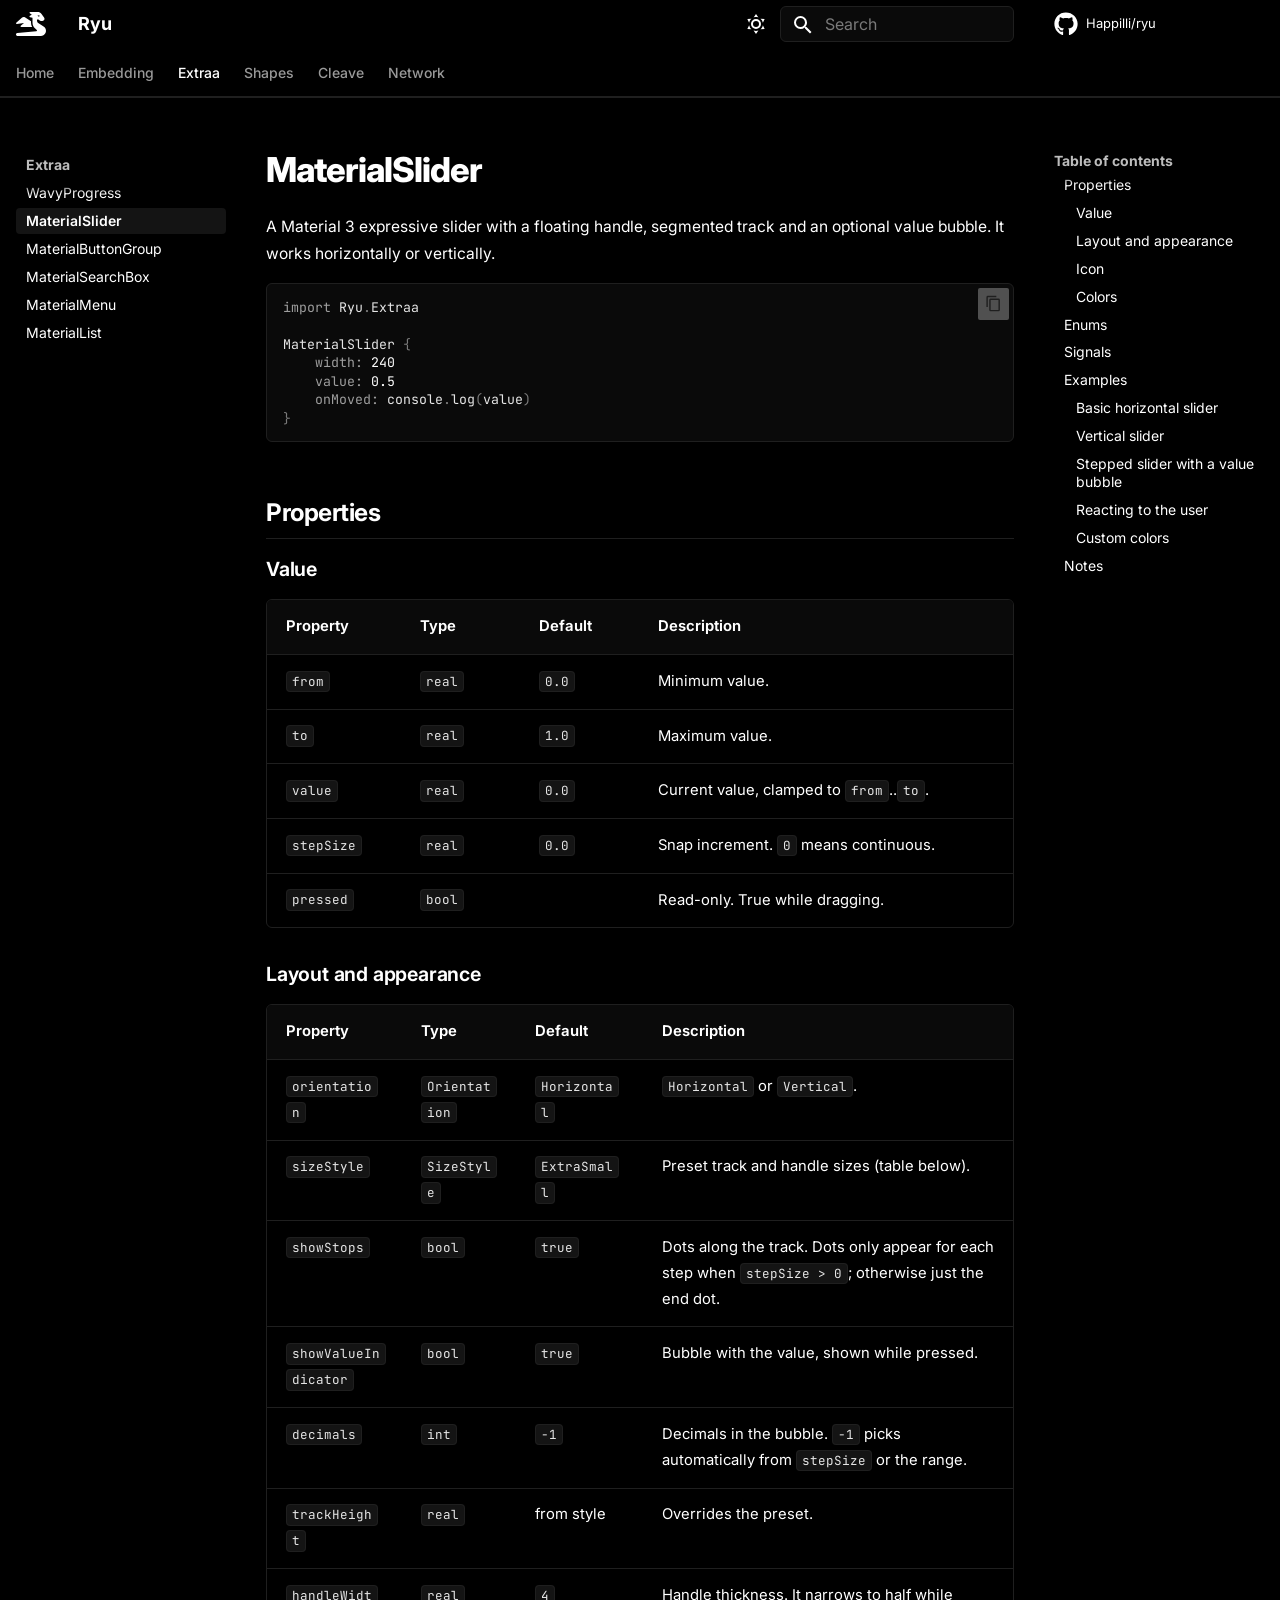
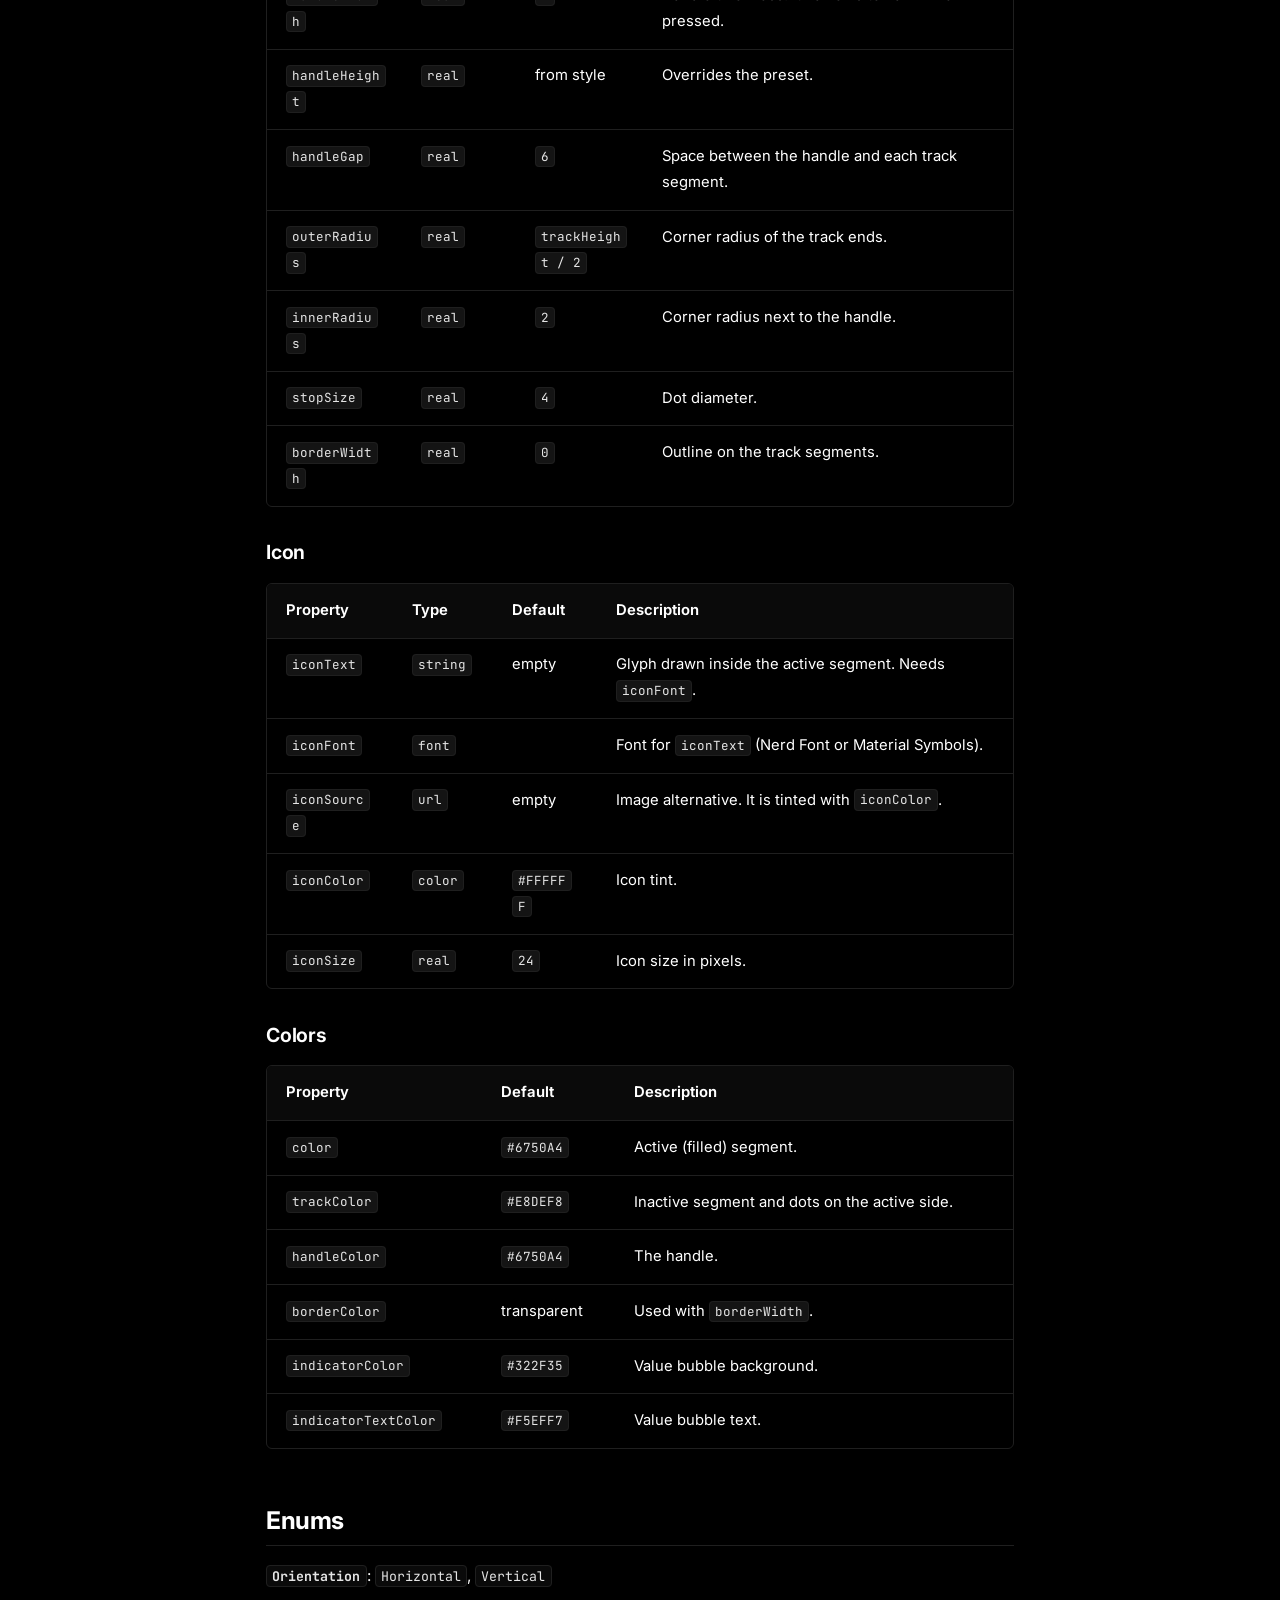
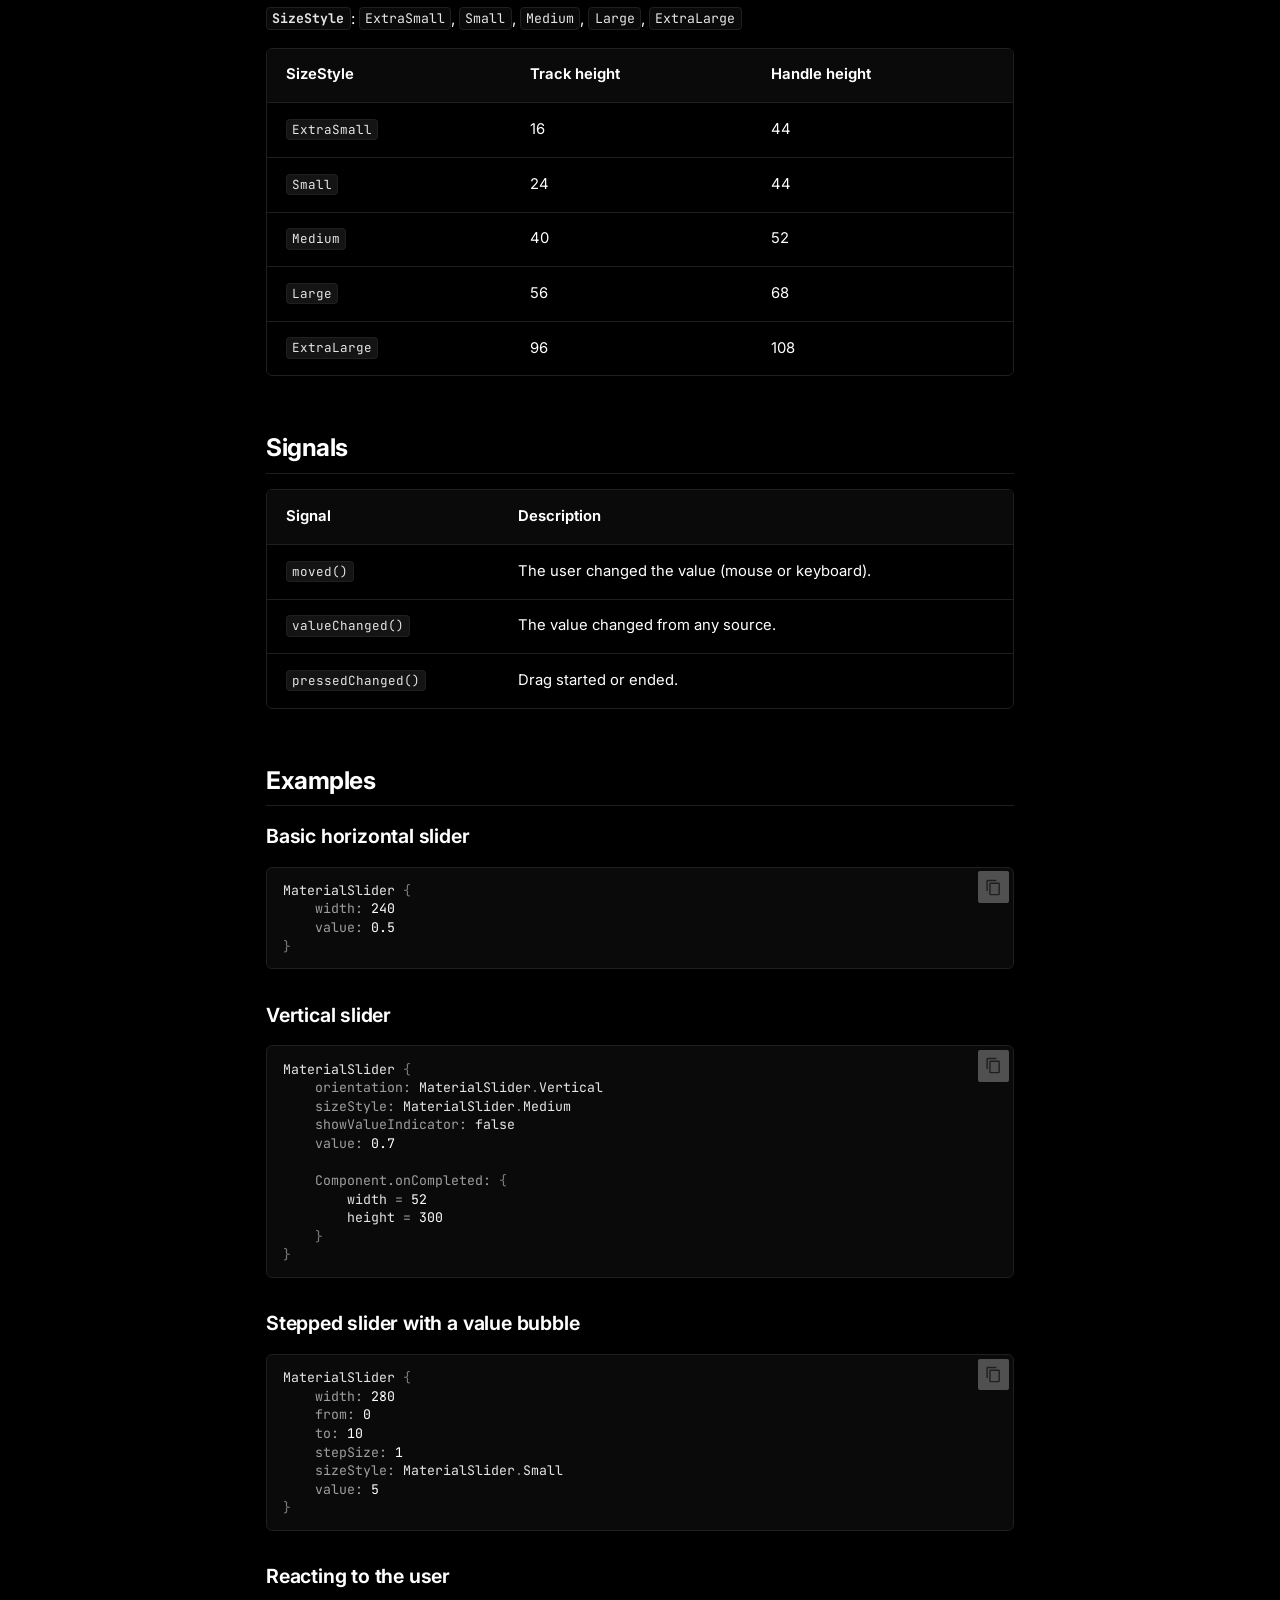
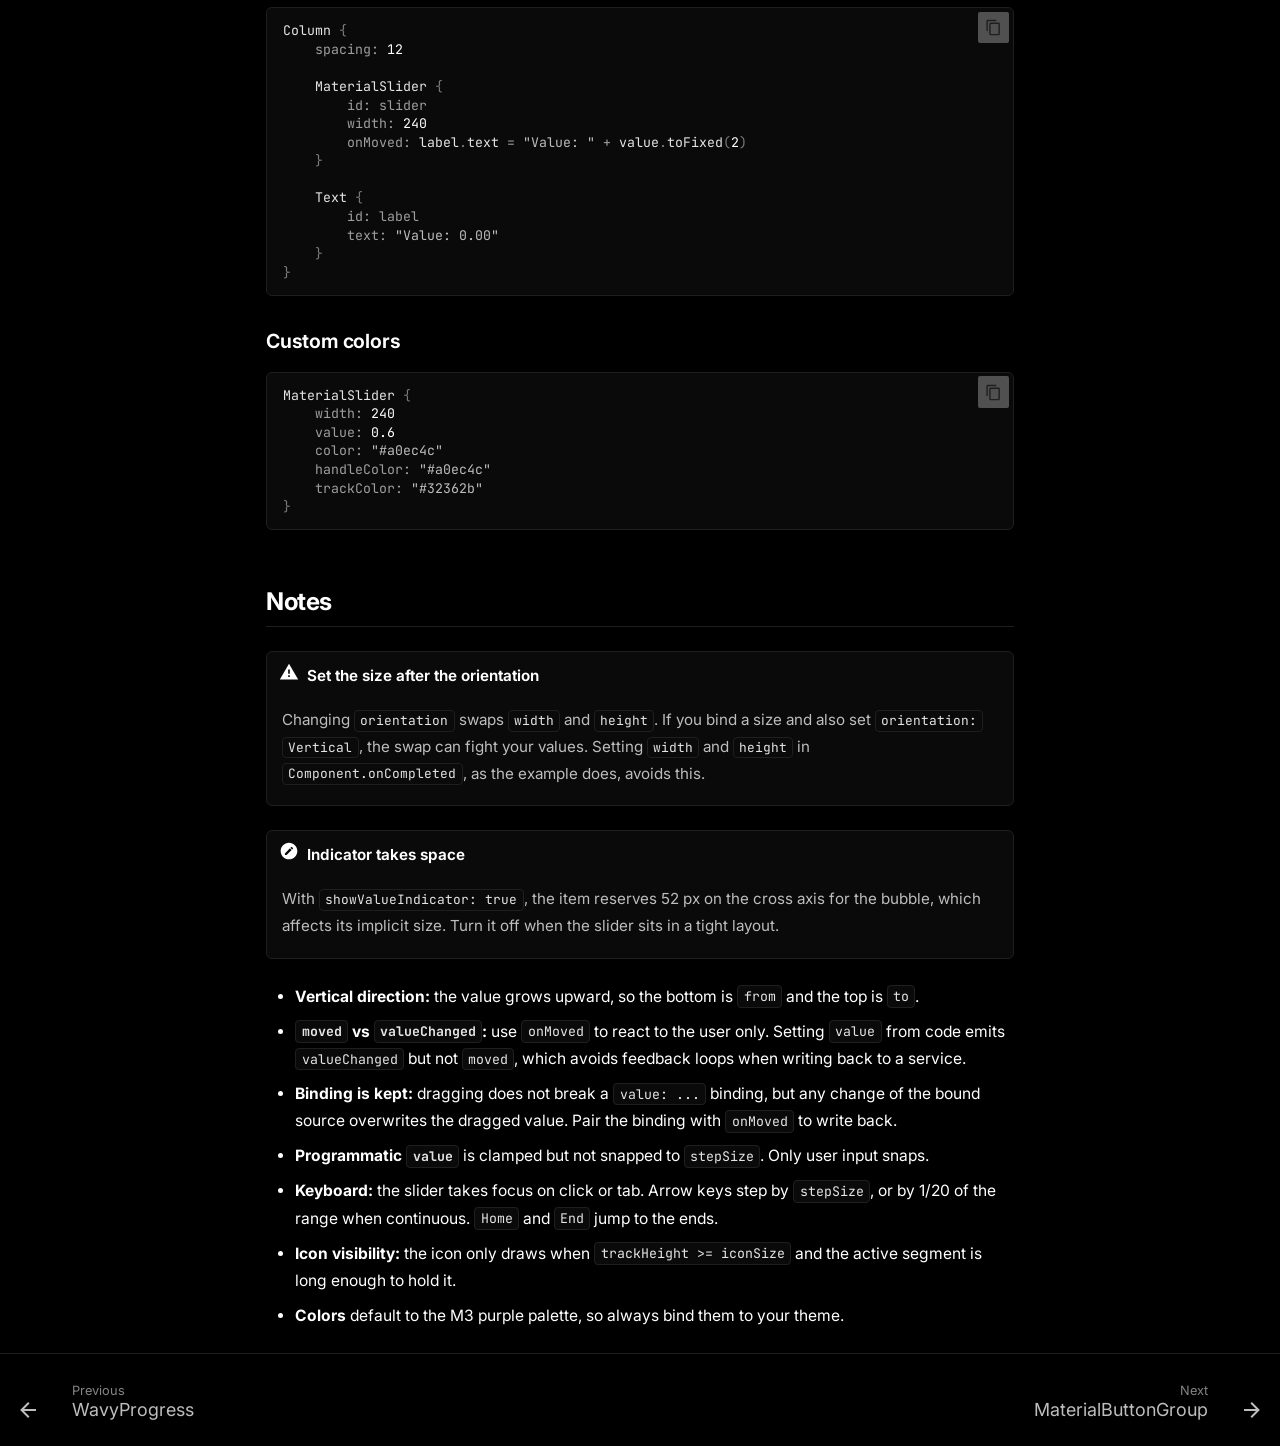
<file: extraa/material-slider/index.html>
<!doctype html>
<html lang="en" class="no-js">
  <head>
    
      <meta charset="utf-8">
      <meta name="viewport" content="width=device-width,initial-scale=1">
      
        <meta name="description" content="Material 3 components for Qt 6 and QML">
      
      
      
        <link rel="canonical" href="https://ryu.safalski.ryzn.pro/extraa/material-slider/">
      
      
        <link rel="prev" href="../wavy-progress/">
      
      
        <link rel="next" href="../material-button-group/">
      
      
        
      
      
      <link rel="icon" href="../../dragon.svg">
      <meta name="generator" content="mkdocs-1.6.1, mkdocs-material-9.8.1">
    
    
      
        <title>MaterialSlider - Ryu</title>
      
    
    
      <link rel="stylesheet" href="../../assets/stylesheets/main.57a0d79d.min.css">
      
        
        <link rel="stylesheet" href="../../assets/stylesheets/palette.fb2fffe2.min.css">
      
      


    
    
      
    
    
      
        
        
        <link rel="preconnect" href="https://fonts.gstatic.com" crossorigin>
        <link rel="stylesheet" href="https://fonts.googleapis.com/css?family=Inter:300,300i,400,400i,700,700i%7CJetBrains+Mono:400,400i,700,700i&display=fallback">
        <style>:root{--md-text-font:"Inter";--md-code-font:"JetBrains Mono"}</style>
      
    
    
      <link rel="stylesheet" href="../../stylesheets/extra.css">
    
    <script>__md_scope=new URL("../..",location),__md_hash=e=>[...e].reduce(((e,_)=>(e<<5)-e+_.charCodeAt(0)),0),__md_get=(e,_=localStorage,t=__md_scope)=>JSON.parse(_.getItem(t.pathname+"."+e)),__md_set=(e,_,t=localStorage,a=__md_scope)=>{try{t.setItem(a.pathname+"."+e,JSON.stringify(_))}catch(e){}}</script>
    
      

    
    
  </head>
  
  
    
    
      
    
    
    
    
    <body dir="ltr" data-md-color-scheme="ryu-dark" data-md-color-primary="indigo" data-md-color-accent="indigo">
  
    
    <input class="md-toggle" data-md-toggle="drawer" type="checkbox" id="__drawer" autocomplete="off">
    <input class="md-toggle" data-md-toggle="search" type="checkbox" id="__search" autocomplete="off">
    <label class="md-overlay" for="__drawer"></label>
    <div data-md-component="skip">
      
        
        <a href="#materialslider" class="md-skip">
          Skip to content
        </a>
      
    </div>
    <div data-md-component="announce">
      
    </div>
    
    
      

  

<header class="md-header md-header--shadow md-header--lifted" data-md-component="header">
  <nav class="md-header__inner md-grid" aria-label="Header">
    <a href="../.." title="Ryu" class="md-header__button md-logo" aria-label="Ryu" data-md-component="logo">
      
  
  <svg xmlns="http://www.w3.org/2000/svg" viewBox="0 0 640 512"><!--! Font Awesome Free 7.1.0 by @fontawesome - https://fontawesome.com License - https://fontawesome.com/license/free (Icons: CC BY 4.0, Fonts: SIL OFL 1.1, Code: MIT License) Copyright 2025 Fonticons, Inc.--><path d="m352 124.5-51.9-13c-6.5-1.6-11.3-7.1-12-13.8s2.8-13.1 8.7-16.1l40.8-20.4-43.3-32.5c-5.5-4.1-7.8-11.3-5.6-17.9S297.1 0 304 0h160c30.2 0 58.7 14.2 76.8 38.4l57.6 76.8c6.2 8.3 9.6 18.4 9.6 28.8 0 26.5-21.5 48-48 48h-21.5c-17 0-33.3-6.7-45.3-18.7L479.9 160h-32v21.5c0 24.8 12.8 47.9 33.8 61.1l106.6 66.6c32.1 20.1 51.6 55.2 51.6 93.1 0 60.6-49.1 109.8-109.8 109.8L32.3 512c-3.3 0-6.6-.4-9.6-1.4C13.5 507.8 6 501 2.3 492 1 488.7.1 485.1 0 481.3c-.2-3.7.3-7.3 1.3-10.7 2.8-9.2 9.6-16.7 18.6-20.4 3-1.2 6.2-2 9.5-2.2l403.9-36c8.3-.7 14.7-7.7 14.7-16.1 0-4.3-1.7-8.4-4.7-11.4l-44.4-44.4c-30-30-46.9-70.7-46.9-113.1zm160-52.2v-.6zm-1.3 7.4-46.4-11.6q-.3 1.95-.3 3.9c0 13.3 10.7 24 24 24 10.6 0 19.5-6.8 22.7-16.3m-379.8 36.8c16.3-14.5 40.4-16.2 58.5-4.1l130.6 87v27.5c0 32.8 8.4 64.8 24 93H112c-6.7 0-12.7-4.2-15-10.4s-.5-13.3 4.6-17.7l69.4-59.5-152.6 23.5c-7 1.1-13.9-2.6-16.9-9s-1.4-14 3.9-18.8z"/></svg>

    </a>
    <label class="md-header__button md-icon" for="__drawer">
      
      <svg xmlns="http://www.w3.org/2000/svg" viewBox="0 0 24 24"><path d="M3 6h18v2H3zm0 5h18v2H3zm0 5h18v2H3z"/></svg>
    </label>
    <div class="md-header__title" data-md-component="header-title">
      <div class="md-header__ellipsis">
        <div class="md-header__topic">
          <span class="md-ellipsis">
            Ryu
          </span>
        </div>
        <div class="md-header__topic" data-md-component="header-topic">
          <span class="md-ellipsis">
            
              MaterialSlider
            
          </span>
        </div>
      </div>
    </div>
    
      
        <form class="md-header__option" data-md-component="palette">
  
    
    
    
    <input class="md-option" data-md-color-media="" data-md-color-scheme="ryu-dark" data-md-color-primary="indigo" data-md-color-accent="indigo"  aria-label="Switch to light mode"  type="radio" name="__palette" id="__palette_0">
    
      <label class="md-header__button md-icon" title="Switch to light mode" for="__palette_1" hidden>
        <svg xmlns="http://www.w3.org/2000/svg" viewBox="0 0 24 24"><path d="M12 7a5 5 0 0 1 5 5 5 5 0 0 1-5 5 5 5 0 0 1-5-5 5 5 0 0 1 5-5m0 2a3 3 0 0 0-3 3 3 3 0 0 0 3 3 3 3 0 0 0 3-3 3 3 0 0 0-3-3m0-7 2.39 3.42C13.65 5.15 12.84 5 12 5s-1.65.15-2.39.42zM3.34 7l4.16-.35A7.2 7.2 0 0 0 5.94 8.5c-.44.74-.69 1.5-.83 2.29zm.02 10 1.76-3.77a7.131 7.131 0 0 0 2.38 4.14zM20.65 7l-1.77 3.79a7.02 7.02 0 0 0-2.38-4.15zm-.01 10-4.14.36c.59-.51 1.12-1.14 1.54-1.86.42-.73.69-1.5.83-2.29zM12 22l-2.41-3.44c.74.27 1.55.44 2.41.44.82 0 1.63-.17 2.37-.44z"/></svg>
      </label>
    
  
    
    
    
    <input class="md-option" data-md-color-media="" data-md-color-scheme="ryu-light" data-md-color-primary="indigo" data-md-color-accent="indigo"  aria-label="Switch to dark mode"  type="radio" name="__palette" id="__palette_1">
    
      <label class="md-header__button md-icon" title="Switch to dark mode" for="__palette_0" hidden>
        <svg xmlns="http://www.w3.org/2000/svg" viewBox="0 0 24 24"><path d="m17.75 4.09-2.53 1.94.91 3.06-2.63-1.81-2.63 1.81.91-3.06-2.53-1.94L12.44 4l1.06-3 1.06 3zm3.5 6.91-1.64 1.25.59 1.98-1.7-1.17-1.7 1.17.59-1.98L15.75 11l2.06-.05L18.5 9l.69 1.95zm-2.28 4.95c.83-.08 1.72 1.1 1.19 1.85-.32.45-.66.87-1.08 1.27C15.17 23 8.84 23 4.94 19.07c-3.91-3.9-3.91-10.24 0-14.14.4-.4.82-.76 1.27-1.08.75-.53 1.93.36 1.85 1.19-.27 2.86.69 5.83 2.89 8.02a9.96 9.96 0 0 0 8.02 2.89m-1.64 2.02a12.08 12.08 0 0 1-7.8-3.47c-2.17-2.19-3.33-5-3.49-7.82-2.81 3.14-2.7 7.96.31 10.98 3.02 3.01 7.84 3.12 10.98.31"/></svg>
      </label>
    
  
</form>
      
    
    
      <script>var palette=__md_get("__palette");if(palette&&palette.color){if("(prefers-color-scheme)"===palette.color.media){var media=matchMedia("(prefers-color-scheme: light)"),input=document.querySelector(media.matches?"[data-md-color-media='(prefers-color-scheme: light)']":"[data-md-color-media='(prefers-color-scheme: dark)']");palette.color.media=input.getAttribute("data-md-color-media"),palette.color.scheme=input.getAttribute("data-md-color-scheme"),palette.color.primary=input.getAttribute("data-md-color-primary"),palette.color.accent=input.getAttribute("data-md-color-accent")}for(var[key,value]of Object.entries(palette.color))document.body.setAttribute("data-md-color-"+key,value)}</script>
    
    
    
      
      
        <label class="md-header__button md-icon" for="__search">
          
          <svg xmlns="http://www.w3.org/2000/svg" viewBox="0 0 24 24"><path d="M9.5 3A6.5 6.5 0 0 1 16 9.5c0 1.61-.59 3.09-1.56 4.23l.27.27h.79l5 5-1.5 1.5-5-5v-.79l-.27-.27A6.52 6.52 0 0 1 9.5 16 6.5 6.5 0 0 1 3 9.5 6.5 6.5 0 0 1 9.5 3m0 2C7 5 5 7 5 9.5S7 14 9.5 14 14 12 14 9.5 12 5 9.5 5"/></svg>
        </label>
        <div class="md-search" data-md-component="search" role="dialog">
  <label class="md-search__overlay" for="__search"></label>
  <div class="md-search__inner" role="search">
    <form class="md-search__form" name="search">
      <input type="text" class="md-search__input" name="query" aria-label="Search" placeholder="Search" autocapitalize="off" autocorrect="off" autocomplete="off" spellcheck="false" data-md-component="search-query" required>
      <label class="md-search__icon md-icon" for="__search">
        
        <svg xmlns="http://www.w3.org/2000/svg" viewBox="0 0 24 24"><path d="M9.5 3A6.5 6.5 0 0 1 16 9.5c0 1.61-.59 3.09-1.56 4.23l.27.27h.79l5 5-1.5 1.5-5-5v-.79l-.27-.27A6.52 6.52 0 0 1 9.5 16 6.5 6.5 0 0 1 3 9.5 6.5 6.5 0 0 1 9.5 3m0 2C7 5 5 7 5 9.5S7 14 9.5 14 14 12 14 9.5 12 5 9.5 5"/></svg>
        
        <svg xmlns="http://www.w3.org/2000/svg" viewBox="0 0 24 24"><path d="M20 11v2H8l5.5 5.5-1.42 1.42L4.16 12l7.92-7.92L13.5 5.5 8 11z"/></svg>
      </label>
      <nav class="md-search__options" aria-label="Search">
        
        <button type="reset" class="md-search__icon md-icon" title="Clear" aria-label="Clear" tabindex="-1">
          
          <svg xmlns="http://www.w3.org/2000/svg" viewBox="0 0 24 24"><path d="M19 6.41 17.59 5 12 10.59 6.41 5 5 6.41 10.59 12 5 17.59 6.41 19 12 13.41 17.59 19 19 17.59 13.41 12z"/></svg>
        </button>
      </nav>
      
        <div class="md-search__suggest" data-md-component="search-suggest"></div>
      
    </form>
    <div class="md-search__output">
      <div class="md-search__scrollwrap" tabindex="0" data-md-scrollfix>
        <div class="md-search-result" data-md-component="search-result">
          <div class="md-search-result__meta">
            Initializing search
          </div>
          <ol class="md-search-result__list" role="presentation"></ol>
        </div>
      </div>
    </div>
  </div>
</div>
      
    
    
      <div class="md-header__source">
        <a href="https://github.com/Happilli/ryu" title="Go to repository" class="md-source" data-md-component="source">
  <div class="md-source__icon md-icon">
    
    <svg xmlns="http://www.w3.org/2000/svg" viewBox="0 0 512 512"><!--! Font Awesome Free 7.1.0 by @fontawesome - https://fontawesome.com License - https://fontawesome.com/license/free (Icons: CC BY 4.0, Fonts: SIL OFL 1.1, Code: MIT License) Copyright 2025 Fonticons, Inc.--><path d="M173.9 397.4c0 2-2.3 3.6-5.2 3.6-3.3.3-5.6-1.3-5.6-3.6 0-2 2.3-3.6 5.2-3.6 3-.3 5.6 1.3 5.6 3.6m-31.1-4.5c-.7 2 1.3 4.3 4.3 4.9 2.6 1 5.6 0 6.2-2s-1.3-4.3-4.3-5.2c-2.6-.7-5.5.3-6.2 2.3m44.2-1.7c-2.9.7-4.9 2.6-4.6 4.9.3 2 2.9 3.3 5.9 2.6 2.9-.7 4.9-2.6 4.6-4.6-.3-1.9-3-3.2-5.9-2.9M252.8 8C114.1 8 8 113.3 8 252c0 110.9 69.8 205.8 169.5 239.2 12.8 2.3 17.3-5.6 17.3-12.1 0-6.2-.3-40.4-.3-61.4 0 0-70 15-84.7-29.8 0 0-11.4-29.1-27.8-36.6 0 0-22.9-15.7 1.6-15.4 0 0 24.9 2 38.6 25.8 21.9 38.6 58.6 27.5 72.9 20.9 2.3-16 8.8-27.1 16-33.7-55.9-6.2-112.3-14.3-112.3-110.5 0-27.5 7.6-41.3 23.6-58.9-2.6-6.5-11.1-33.3 2.6-67.9 20.9-6.5 69 27 69 27 20-5.6 41.5-8.5 62.8-8.5s42.8 2.9 62.8 8.5c0 0 48.1-33.6 69-27 13.7 34.7 5.2 61.4 2.6 67.9 16 17.7 25.8 31.5 25.8 58.9 0 96.5-58.9 104.2-114.8 110.5 9.2 7.9 17 22.9 17 46.4 0 33.7-.3 75.4-.3 83.6 0 6.5 4.6 14.4 17.3 12.1C436.2 457.8 504 362.9 504 252 504 113.3 391.5 8 252.8 8M105.2 352.9c-1.3 1-1 3.3.7 5.2 1.6 1.6 3.9 2.3 5.2 1 1.3-1 1-3.3-.7-5.2-1.6-1.6-3.9-2.3-5.2-1m-10.8-8.1c-.7 1.3.3 2.9 2.3 3.9 1.6 1 3.6.7 4.3-.7.7-1.3-.3-2.9-2.3-3.9-2-.6-3.6-.3-4.3.7m32.4 35.6c-1.6 1.3-1 4.3 1.3 6.2 2.3 2.3 5.2 2.6 6.5 1 1.3-1.3.7-4.3-1.3-6.2-2.2-2.3-5.2-2.6-6.5-1m-11.4-14.7c-1.6 1-1.6 3.6 0 5.9s4.3 3.3 5.6 2.3c1.6-1.3 1.6-3.9 0-6.2-1.4-2.3-4-3.3-5.6-2"/></svg>
  </div>
  <div class="md-source__repository">
    Happilli/ryu
  </div>
</a>
      </div>
    
  </nav>
  
    
      
<nav class="md-tabs" aria-label="Tabs" data-md-component="tabs">
  <div class="md-grid">
    <ul class="md-tabs__list">
      
        
  
  
  
  
    <li class="md-tabs__item">
      <a href="../.." class="md-tabs__link">
        
  
  
    
  
  Home

      </a>
    </li>
  

      
        
  
  
  
  
    <li class="md-tabs__item">
      <a href="../../embedding/" class="md-tabs__link">
        
  
  
    
  
  Embedding

      </a>
    </li>
  

      
        
  
  
  
    
  
  
    
    
      <li class="md-tabs__item md-tabs__item--active">
        <a href="../wavy-progress/" class="md-tabs__link">
          
  
  
  Extraa

        </a>
      </li>
    
  

      
        
  
  
  
  
    
    
      <li class="md-tabs__item">
        <a href="../../shapes/material-shape/" class="md-tabs__link">
          
  
  
  Shapes

        </a>
      </li>
    
  

      
        
  
  
  
  
    
    
      <li class="md-tabs__item">
        <a href="../../cleave/cleave/" class="md-tabs__link">
          
  
  
  Cleave

        </a>
      </li>
    
  

      
        
  
  
  
  
    
    
      <li class="md-tabs__item">
        <a href="../../network/iwd/" class="md-tabs__link">
          
  
  
  Network

        </a>
      </li>
    
  

      
    </ul>
  </div>
</nav>
    
  
</header>
    
    <div class="md-container" data-md-component="container">
      
      
        
      
      <main class="md-main" data-md-component="main">
        <div class="md-main__inner md-grid">
          
            
              
              <div class="md-sidebar md-sidebar--primary" data-md-component="sidebar" data-md-type="navigation" >
                <div class="md-sidebar__scrollwrap">
                  <div class="md-sidebar__inner">
                    


  


<nav class="md-nav md-nav--primary md-nav--lifted" aria-label="Navigation" data-md-level="0">
  <label class="md-nav__title" for="__drawer">
    <a href="../.." title="Ryu" class="md-nav__button md-logo" aria-label="Ryu" data-md-component="logo">
      
  
  <svg xmlns="http://www.w3.org/2000/svg" viewBox="0 0 640 512"><!--! Font Awesome Free 7.1.0 by @fontawesome - https://fontawesome.com License - https://fontawesome.com/license/free (Icons: CC BY 4.0, Fonts: SIL OFL 1.1, Code: MIT License) Copyright 2025 Fonticons, Inc.--><path d="m352 124.5-51.9-13c-6.5-1.6-11.3-7.1-12-13.8s2.8-13.1 8.7-16.1l40.8-20.4-43.3-32.5c-5.5-4.1-7.8-11.3-5.6-17.9S297.1 0 304 0h160c30.2 0 58.7 14.2 76.8 38.4l57.6 76.8c6.2 8.3 9.6 18.4 9.6 28.8 0 26.5-21.5 48-48 48h-21.5c-17 0-33.3-6.7-45.3-18.7L479.9 160h-32v21.5c0 24.8 12.8 47.9 33.8 61.1l106.6 66.6c32.1 20.1 51.6 55.2 51.6 93.1 0 60.6-49.1 109.8-109.8 109.8L32.3 512c-3.3 0-6.6-.4-9.6-1.4C13.5 507.8 6 501 2.3 492 1 488.7.1 485.1 0 481.3c-.2-3.7.3-7.3 1.3-10.7 2.8-9.2 9.6-16.7 18.6-20.4 3-1.2 6.2-2 9.5-2.2l403.9-36c8.3-.7 14.7-7.7 14.7-16.1 0-4.3-1.7-8.4-4.7-11.4l-44.4-44.4c-30-30-46.9-70.7-46.9-113.1zm160-52.2v-.6zm-1.3 7.4-46.4-11.6q-.3 1.95-.3 3.9c0 13.3 10.7 24 24 24 10.6 0 19.5-6.8 22.7-16.3m-379.8 36.8c16.3-14.5 40.4-16.2 58.5-4.1l130.6 87v27.5c0 32.8 8.4 64.8 24 93H112c-6.7 0-12.7-4.2-15-10.4s-.5-13.3 4.6-17.7l69.4-59.5-152.6 23.5c-7 1.1-13.9-2.6-16.9-9s-1.4-14 3.9-18.8z"/></svg>

    </a>
    Ryu
  </label>
  
    <div class="md-nav__source">
      <a href="https://github.com/Happilli/ryu" title="Go to repository" class="md-source" data-md-component="source">
  <div class="md-source__icon md-icon">
    
    <svg xmlns="http://www.w3.org/2000/svg" viewBox="0 0 512 512"><!--! Font Awesome Free 7.1.0 by @fontawesome - https://fontawesome.com License - https://fontawesome.com/license/free (Icons: CC BY 4.0, Fonts: SIL OFL 1.1, Code: MIT License) Copyright 2025 Fonticons, Inc.--><path d="M173.9 397.4c0 2-2.3 3.6-5.2 3.6-3.3.3-5.6-1.3-5.6-3.6 0-2 2.3-3.6 5.2-3.6 3-.3 5.6 1.3 5.6 3.6m-31.1-4.5c-.7 2 1.3 4.3 4.3 4.9 2.6 1 5.6 0 6.2-2s-1.3-4.3-4.3-5.2c-2.6-.7-5.5.3-6.2 2.3m44.2-1.7c-2.9.7-4.9 2.6-4.6 4.9.3 2 2.9 3.3 5.9 2.6 2.9-.7 4.9-2.6 4.6-4.6-.3-1.9-3-3.2-5.9-2.9M252.8 8C114.1 8 8 113.3 8 252c0 110.9 69.8 205.8 169.5 239.2 12.8 2.3 17.3-5.6 17.3-12.1 0-6.2-.3-40.4-.3-61.4 0 0-70 15-84.7-29.8 0 0-11.4-29.1-27.8-36.6 0 0-22.9-15.7 1.6-15.4 0 0 24.9 2 38.6 25.8 21.9 38.6 58.6 27.5 72.9 20.9 2.3-16 8.8-27.1 16-33.7-55.9-6.2-112.3-14.3-112.3-110.5 0-27.5 7.6-41.3 23.6-58.9-2.6-6.5-11.1-33.3 2.6-67.9 20.9-6.5 69 27 69 27 20-5.6 41.5-8.5 62.8-8.5s42.8 2.9 62.8 8.5c0 0 48.1-33.6 69-27 13.7 34.7 5.2 61.4 2.6 67.9 16 17.7 25.8 31.5 25.8 58.9 0 96.5-58.9 104.2-114.8 110.5 9.2 7.9 17 22.9 17 46.4 0 33.7-.3 75.4-.3 83.6 0 6.5 4.6 14.4 17.3 12.1C436.2 457.8 504 362.9 504 252 504 113.3 391.5 8 252.8 8M105.2 352.9c-1.3 1-1 3.3.7 5.2 1.6 1.6 3.9 2.3 5.2 1 1.3-1 1-3.3-.7-5.2-1.6-1.6-3.9-2.3-5.2-1m-10.8-8.1c-.7 1.3.3 2.9 2.3 3.9 1.6 1 3.6.7 4.3-.7.7-1.3-.3-2.9-2.3-3.9-2-.6-3.6-.3-4.3.7m32.4 35.6c-1.6 1.3-1 4.3 1.3 6.2 2.3 2.3 5.2 2.6 6.5 1 1.3-1.3.7-4.3-1.3-6.2-2.2-2.3-5.2-2.6-6.5-1m-11.4-14.7c-1.6 1-1.6 3.6 0 5.9s4.3 3.3 5.6 2.3c1.6-1.3 1.6-3.9 0-6.2-1.4-2.3-4-3.3-5.6-2"/></svg>
  </div>
  <div class="md-source__repository">
    Happilli/ryu
  </div>
</a>
    </div>
  
  <ul class="md-nav__list" data-md-scrollfix>
    
      
      
  
  
  
  
    <li class="md-nav__item">
      <a href="../.." class="md-nav__link">
        
  
  
  <span class="md-ellipsis">
    
  
    Home
  

    
  </span>
  
  

      </a>
    </li>
  

    
      
      
  
  
  
  
    <li class="md-nav__item">
      <a href="../../embedding/" class="md-nav__link">
        
  
  
  <span class="md-ellipsis">
    
  
    Embedding
  

    
  </span>
  
  

      </a>
    </li>
  

    
      
      
  
  
    
  
  
  
    
    
    
    
      
        
        
      
      
        
      
    
    
    <li class="md-nav__item md-nav__item--active md-nav__item--section md-nav__item--nested">
      
        
        
        <input class="md-nav__toggle md-toggle " type="checkbox" id="__nav_3" checked>
        
          
          <label class="md-nav__link" for="__nav_3" id="__nav_3_label" tabindex="">
            
  
  
  <span class="md-ellipsis">
    
  
    Extraa
  

    
  </span>
  
  

            <span class="md-nav__icon md-icon"></span>
          </label>
        
        <nav class="md-nav" data-md-level="1" aria-labelledby="__nav_3_label" aria-expanded="true">
          <label class="md-nav__title" for="__nav_3">
            <span class="md-nav__icon md-icon"></span>
            
  
    Extraa
  

          </label>
          <ul class="md-nav__list" data-md-scrollfix>
            
              
                
  
  
  
  
    <li class="md-nav__item">
      <a href="../wavy-progress/" class="md-nav__link">
        
  
  
  <span class="md-ellipsis">
    
  
    WavyProgress
  

    
  </span>
  
  

      </a>
    </li>
  

              
            
              
                
  
  
    
  
  
  
    <li class="md-nav__item md-nav__item--active">
      
      <input class="md-nav__toggle md-toggle" type="checkbox" id="__toc">
      
      
        
      
      
        <label class="md-nav__link md-nav__link--active" for="__toc">
          
  
  
  <span class="md-ellipsis">
    
  
    MaterialSlider
  

    
  </span>
  
  

          <span class="md-nav__icon md-icon"></span>
        </label>
      
      <a href="./" class="md-nav__link md-nav__link--active">
        
  
  
  <span class="md-ellipsis">
    
  
    MaterialSlider
  

    
  </span>
  
  

      </a>
      
        

<nav class="md-nav md-nav--secondary" aria-label="Table of contents">
  
  
  
    
  
  
    <label class="md-nav__title" for="__toc">
      <span class="md-nav__icon md-icon"></span>
      Table of contents
    </label>
    <ul class="md-nav__list" data-md-component="toc" data-md-scrollfix>
      
        <li class="md-nav__item">
  <a href="#properties" class="md-nav__link">
    <span class="md-ellipsis">
      
        Properties
      
    </span>
  </a>
  
    <nav class="md-nav" aria-label="Properties">
      <ul class="md-nav__list">
        
          <li class="md-nav__item">
  <a href="#value" class="md-nav__link">
    <span class="md-ellipsis">
      
        Value
      
    </span>
  </a>
  
</li>
        
          <li class="md-nav__item">
  <a href="#layout-and-appearance" class="md-nav__link">
    <span class="md-ellipsis">
      
        Layout and appearance
      
    </span>
  </a>
  
</li>
        
          <li class="md-nav__item">
  <a href="#icon" class="md-nav__link">
    <span class="md-ellipsis">
      
        Icon
      
    </span>
  </a>
  
</li>
        
          <li class="md-nav__item">
  <a href="#colors" class="md-nav__link">
    <span class="md-ellipsis">
      
        Colors
      
    </span>
  </a>
  
</li>
        
      </ul>
    </nav>
  
</li>
      
        <li class="md-nav__item">
  <a href="#enums" class="md-nav__link">
    <span class="md-ellipsis">
      
        Enums
      
    </span>
  </a>
  
</li>
      
        <li class="md-nav__item">
  <a href="#signals" class="md-nav__link">
    <span class="md-ellipsis">
      
        Signals
      
    </span>
  </a>
  
</li>
      
        <li class="md-nav__item">
  <a href="#examples" class="md-nav__link">
    <span class="md-ellipsis">
      
        Examples
      
    </span>
  </a>
  
    <nav class="md-nav" aria-label="Examples">
      <ul class="md-nav__list">
        
          <li class="md-nav__item">
  <a href="#basic-horizontal-slider" class="md-nav__link">
    <span class="md-ellipsis">
      
        Basic horizontal slider
      
    </span>
  </a>
  
</li>
        
          <li class="md-nav__item">
  <a href="#vertical-slider" class="md-nav__link">
    <span class="md-ellipsis">
      
        Vertical slider
      
    </span>
  </a>
  
</li>
        
          <li class="md-nav__item">
  <a href="#stepped-slider-with-a-value-bubble" class="md-nav__link">
    <span class="md-ellipsis">
      
        Stepped slider with a value bubble
      
    </span>
  </a>
  
</li>
        
          <li class="md-nav__item">
  <a href="#reacting-to-the-user" class="md-nav__link">
    <span class="md-ellipsis">
      
        Reacting to the user
      
    </span>
  </a>
  
</li>
        
          <li class="md-nav__item">
  <a href="#custom-colors" class="md-nav__link">
    <span class="md-ellipsis">
      
        Custom colors
      
    </span>
  </a>
  
</li>
        
      </ul>
    </nav>
  
</li>
      
        <li class="md-nav__item">
  <a href="#notes" class="md-nav__link">
    <span class="md-ellipsis">
      
        Notes
      
    </span>
  </a>
  
</li>
      
    </ul>
  
</nav>
      
    </li>
  

              
            
              
                
  
  
  
  
    <li class="md-nav__item">
      <a href="../material-button-group/" class="md-nav__link">
        
  
  
  <span class="md-ellipsis">
    
  
    MaterialButtonGroup
  

    
  </span>
  
  

      </a>
    </li>
  

              
            
              
                
  
  
  
  
    <li class="md-nav__item">
      <a href="../material-search-box/" class="md-nav__link">
        
  
  
  <span class="md-ellipsis">
    
  
    MaterialSearchBox
  

    
  </span>
  
  

      </a>
    </li>
  

              
            
              
                
  
  
  
  
    <li class="md-nav__item">
      <a href="../material-menu/" class="md-nav__link">
        
  
  
  <span class="md-ellipsis">
    
  
    MaterialMenu
  

    
  </span>
  
  

      </a>
    </li>
  

              
            
              
                
  
  
  
  
    <li class="md-nav__item">
      <a href="../material-list/" class="md-nav__link">
        
  
  
  <span class="md-ellipsis">
    
  
    MaterialList
  

    
  </span>
  
  

      </a>
    </li>
  

              
            
          </ul>
        </nav>
      
    </li>
  

    
      
      
  
  
  
  
    
    
    
    
      
      
        
      
    
    
    <li class="md-nav__item md-nav__item--nested">
      
        
        
        <input class="md-nav__toggle md-toggle " type="checkbox" id="__nav_4" >
        
          
          <label class="md-nav__link" for="__nav_4" id="__nav_4_label" tabindex="0">
            
  
  
  <span class="md-ellipsis">
    
  
    Shapes
  

    
  </span>
  
  

            <span class="md-nav__icon md-icon"></span>
          </label>
        
        <nav class="md-nav" data-md-level="1" aria-labelledby="__nav_4_label" aria-expanded="false">
          <label class="md-nav__title" for="__nav_4">
            <span class="md-nav__icon md-icon"></span>
            
  
    Shapes
  

          </label>
          <ul class="md-nav__list" data-md-scrollfix>
            
              
                
  
  
  
  
    <li class="md-nav__item">
      <a href="../../shapes/material-shape/" class="md-nav__link">
        
  
  
  <span class="md-ellipsis">
    
  
    MaterialShape
  

    
  </span>
  
  

      </a>
    </li>
  

              
            
          </ul>
        </nav>
      
    </li>
  

    
      
      
  
  
  
  
    
    
    
    
      
      
        
      
    
    
    <li class="md-nav__item md-nav__item--nested">
      
        
        
        <input class="md-nav__toggle md-toggle " type="checkbox" id="__nav_5" >
        
          
          <label class="md-nav__link" for="__nav_5" id="__nav_5_label" tabindex="0">
            
  
  
  <span class="md-ellipsis">
    
  
    Cleave
  

    
  </span>
  
  

            <span class="md-nav__icon md-icon"></span>
          </label>
        
        <nav class="md-nav" data-md-level="1" aria-labelledby="__nav_5_label" aria-expanded="false">
          <label class="md-nav__title" for="__nav_5">
            <span class="md-nav__icon md-icon"></span>
            
  
    Cleave
  

          </label>
          <ul class="md-nav__list" data-md-scrollfix>
            
              
                
  
  
  
  
    <li class="md-nav__item">
      <a href="../../cleave/cleave/" class="md-nav__link">
        
  
  
  <span class="md-ellipsis">
    
  
    Cleave
  

    
  </span>
  
  

      </a>
    </li>
  

              
            
          </ul>
        </nav>
      
    </li>
  

    
      
      
  
  
  
  
    
    
    
    
      
      
        
      
    
    
    <li class="md-nav__item md-nav__item--nested">
      
        
        
        <input class="md-nav__toggle md-toggle " type="checkbox" id="__nav_6" >
        
          
          <label class="md-nav__link" for="__nav_6" id="__nav_6_label" tabindex="0">
            
  
  
  <span class="md-ellipsis">
    
  
    Network
  

    
  </span>
  
  

            <span class="md-nav__icon md-icon"></span>
          </label>
        
        <nav class="md-nav" data-md-level="1" aria-labelledby="__nav_6_label" aria-expanded="false">
          <label class="md-nav__title" for="__nav_6">
            <span class="md-nav__icon md-icon"></span>
            
  
    Network
  

          </label>
          <ul class="md-nav__list" data-md-scrollfix>
            
              
                
  
  
  
  
    <li class="md-nav__item">
      <a href="../../network/iwd/" class="md-nav__link">
        
  
  
  <span class="md-ellipsis">
    
  
    Iwd
  

    
  </span>
  
  

      </a>
    </li>
  

              
            
          </ul>
        </nav>
      
    </li>
  

    
  </ul>
</nav>
                  </div>
                </div>
              </div>
            
            
              
              <div class="md-sidebar md-sidebar--secondary" data-md-component="sidebar" data-md-type="toc" >
                <div class="md-sidebar__scrollwrap">
                  <div class="md-sidebar__inner">
                    

<nav class="md-nav md-nav--secondary" aria-label="Table of contents">
  
  
  
    
  
  
    <label class="md-nav__title" for="__toc">
      <span class="md-nav__icon md-icon"></span>
      Table of contents
    </label>
    <ul class="md-nav__list" data-md-component="toc" data-md-scrollfix>
      
        <li class="md-nav__item">
  <a href="#properties" class="md-nav__link">
    <span class="md-ellipsis">
      
        Properties
      
    </span>
  </a>
  
    <nav class="md-nav" aria-label="Properties">
      <ul class="md-nav__list">
        
          <li class="md-nav__item">
  <a href="#value" class="md-nav__link">
    <span class="md-ellipsis">
      
        Value
      
    </span>
  </a>
  
</li>
        
          <li class="md-nav__item">
  <a href="#layout-and-appearance" class="md-nav__link">
    <span class="md-ellipsis">
      
        Layout and appearance
      
    </span>
  </a>
  
</li>
        
          <li class="md-nav__item">
  <a href="#icon" class="md-nav__link">
    <span class="md-ellipsis">
      
        Icon
      
    </span>
  </a>
  
</li>
        
          <li class="md-nav__item">
  <a href="#colors" class="md-nav__link">
    <span class="md-ellipsis">
      
        Colors
      
    </span>
  </a>
  
</li>
        
      </ul>
    </nav>
  
</li>
      
        <li class="md-nav__item">
  <a href="#enums" class="md-nav__link">
    <span class="md-ellipsis">
      
        Enums
      
    </span>
  </a>
  
</li>
      
        <li class="md-nav__item">
  <a href="#signals" class="md-nav__link">
    <span class="md-ellipsis">
      
        Signals
      
    </span>
  </a>
  
</li>
      
        <li class="md-nav__item">
  <a href="#examples" class="md-nav__link">
    <span class="md-ellipsis">
      
        Examples
      
    </span>
  </a>
  
    <nav class="md-nav" aria-label="Examples">
      <ul class="md-nav__list">
        
          <li class="md-nav__item">
  <a href="#basic-horizontal-slider" class="md-nav__link">
    <span class="md-ellipsis">
      
        Basic horizontal slider
      
    </span>
  </a>
  
</li>
        
          <li class="md-nav__item">
  <a href="#vertical-slider" class="md-nav__link">
    <span class="md-ellipsis">
      
        Vertical slider
      
    </span>
  </a>
  
</li>
        
          <li class="md-nav__item">
  <a href="#stepped-slider-with-a-value-bubble" class="md-nav__link">
    <span class="md-ellipsis">
      
        Stepped slider with a value bubble
      
    </span>
  </a>
  
</li>
        
          <li class="md-nav__item">
  <a href="#reacting-to-the-user" class="md-nav__link">
    <span class="md-ellipsis">
      
        Reacting to the user
      
    </span>
  </a>
  
</li>
        
          <li class="md-nav__item">
  <a href="#custom-colors" class="md-nav__link">
    <span class="md-ellipsis">
      
        Custom colors
      
    </span>
  </a>
  
</li>
        
      </ul>
    </nav>
  
</li>
      
        <li class="md-nav__item">
  <a href="#notes" class="md-nav__link">
    <span class="md-ellipsis">
      
        Notes
      
    </span>
  </a>
  
</li>
      
    </ul>
  
</nav>
                  </div>
                </div>
              </div>
            
          
          
            <div class="md-content" data-md-component="content">
              
              <article class="md-content__inner md-typeset">
                
                  


  
  


<h1 id="materialslider">MaterialSlider<a class="headerlink" href="#materialslider" title="Permanent link">&para;</a></h1>
<p>A Material 3 expressive slider with a floating handle, segmented track and an optional value bubble. It works horizontally or vertically.</p>
<div class="highlight"><pre><span></span><code><span class="kr">import</span> <span class="nx">Ryu</span><span class="p">.</span><span class="nx">Extraa</span>

<span class="nx">MaterialSlider</span> <span class="p">{</span>
    <span class="k">width:</span> <span class="mi">240</span>
    <span class="k">value:</span> <span class="mf">0.5</span>
    <span class="k">onMoved:</span> <span class="nx">console</span><span class="p">.</span><span class="nx">log</span><span class="p">(</span><span class="nx">value</span><span class="p">)</span>
<span class="p">}</span>
</code></pre></div>
<!-- screenshot: horizontal and vertical, with and without stops -->

<h2 id="properties">Properties<a class="headerlink" href="#properties" title="Permanent link">&para;</a></h2>
<h3 id="value">Value<a class="headerlink" href="#value" title="Permanent link">&para;</a></h3>
<table>
<thead>
<tr>
<th>Property</th>
<th>Type</th>
<th>Default</th>
<th>Description</th>
</tr>
</thead>
<tbody>
<tr>
<td><code>from</code></td>
<td><code>real</code></td>
<td><code>0.0</code></td>
<td>Minimum value.</td>
</tr>
<tr>
<td><code>to</code></td>
<td><code>real</code></td>
<td><code>1.0</code></td>
<td>Maximum value.</td>
</tr>
<tr>
<td><code>value</code></td>
<td><code>real</code></td>
<td><code>0.0</code></td>
<td>Current value, clamped to <code>from</code>..<code>to</code>.</td>
</tr>
<tr>
<td><code>stepSize</code></td>
<td><code>real</code></td>
<td><code>0.0</code></td>
<td>Snap increment. <code>0</code> means continuous.</td>
</tr>
<tr>
<td><code>pressed</code></td>
<td><code>bool</code></td>
<td></td>
<td>Read-only. True while dragging.</td>
</tr>
</tbody>
</table>
<h3 id="layout-and-appearance">Layout and appearance<a class="headerlink" href="#layout-and-appearance" title="Permanent link">&para;</a></h3>
<table>
<thead>
<tr>
<th>Property</th>
<th>Type</th>
<th>Default</th>
<th>Description</th>
</tr>
</thead>
<tbody>
<tr>
<td><code>orientation</code></td>
<td><code>Orientation</code></td>
<td><code>Horizontal</code></td>
<td><code>Horizontal</code> or <code>Vertical</code>.</td>
</tr>
<tr>
<td><code>sizeStyle</code></td>
<td><code>SizeStyle</code></td>
<td><code>ExtraSmall</code></td>
<td>Preset track and handle sizes (table below).</td>
</tr>
<tr>
<td><code>showStops</code></td>
<td><code>bool</code></td>
<td><code>true</code></td>
<td>Dots along the track. Dots only appear for each step when <code>stepSize &gt; 0</code>; otherwise just the end dot.</td>
</tr>
<tr>
<td><code>showValueIndicator</code></td>
<td><code>bool</code></td>
<td><code>true</code></td>
<td>Bubble with the value, shown while pressed.</td>
</tr>
<tr>
<td><code>decimals</code></td>
<td><code>int</code></td>
<td><code>-1</code></td>
<td>Decimals in the bubble. <code>-1</code> picks automatically from <code>stepSize</code> or the range.</td>
</tr>
<tr>
<td><code>trackHeight</code></td>
<td><code>real</code></td>
<td>from style</td>
<td>Overrides the preset.</td>
</tr>
<tr>
<td><code>handleWidth</code></td>
<td><code>real</code></td>
<td><code>4</code></td>
<td>Handle thickness. It narrows to half while pressed.</td>
</tr>
<tr>
<td><code>handleHeight</code></td>
<td><code>real</code></td>
<td>from style</td>
<td>Overrides the preset.</td>
</tr>
<tr>
<td><code>handleGap</code></td>
<td><code>real</code></td>
<td><code>6</code></td>
<td>Space between the handle and each track segment.</td>
</tr>
<tr>
<td><code>outerRadius</code></td>
<td><code>real</code></td>
<td><code>trackHeight / 2</code></td>
<td>Corner radius of the track ends.</td>
</tr>
<tr>
<td><code>innerRadius</code></td>
<td><code>real</code></td>
<td><code>2</code></td>
<td>Corner radius next to the handle.</td>
</tr>
<tr>
<td><code>stopSize</code></td>
<td><code>real</code></td>
<td><code>4</code></td>
<td>Dot diameter.</td>
</tr>
<tr>
<td><code>borderWidth</code></td>
<td><code>real</code></td>
<td><code>0</code></td>
<td>Outline on the track segments.</td>
</tr>
</tbody>
</table>
<h3 id="icon">Icon<a class="headerlink" href="#icon" title="Permanent link">&para;</a></h3>
<table>
<thead>
<tr>
<th>Property</th>
<th>Type</th>
<th>Default</th>
<th>Description</th>
</tr>
</thead>
<tbody>
<tr>
<td><code>iconText</code></td>
<td><code>string</code></td>
<td>empty</td>
<td>Glyph drawn inside the active segment. Needs <code>iconFont</code>.</td>
</tr>
<tr>
<td><code>iconFont</code></td>
<td><code>font</code></td>
<td></td>
<td>Font for <code>iconText</code> (Nerd Font or Material Symbols).</td>
</tr>
<tr>
<td><code>iconSource</code></td>
<td><code>url</code></td>
<td>empty</td>
<td>Image alternative. It is tinted with <code>iconColor</code>.</td>
</tr>
<tr>
<td><code>iconColor</code></td>
<td><code>color</code></td>
<td><code>#FFFFFF</code></td>
<td>Icon tint.</td>
</tr>
<tr>
<td><code>iconSize</code></td>
<td><code>real</code></td>
<td><code>24</code></td>
<td>Icon size in pixels.</td>
</tr>
</tbody>
</table>
<h3 id="colors">Colors<a class="headerlink" href="#colors" title="Permanent link">&para;</a></h3>
<table>
<thead>
<tr>
<th>Property</th>
<th>Default</th>
<th>Description</th>
</tr>
</thead>
<tbody>
<tr>
<td><code>color</code></td>
<td><code>#6750A4</code></td>
<td>Active (filled) segment.</td>
</tr>
<tr>
<td><code>trackColor</code></td>
<td><code>#E8DEF8</code></td>
<td>Inactive segment and dots on the active side.</td>
</tr>
<tr>
<td><code>handleColor</code></td>
<td><code>#6750A4</code></td>
<td>The handle.</td>
</tr>
<tr>
<td><code>borderColor</code></td>
<td>transparent</td>
<td>Used with <code>borderWidth</code>.</td>
</tr>
<tr>
<td><code>indicatorColor</code></td>
<td><code>#322F35</code></td>
<td>Value bubble background.</td>
</tr>
<tr>
<td><code>indicatorTextColor</code></td>
<td><code>#F5EFF7</code></td>
<td>Value bubble text.</td>
</tr>
</tbody>
</table>
<h2 id="enums">Enums<a class="headerlink" href="#enums" title="Permanent link">&para;</a></h2>
<p><strong><code>Orientation</code></strong>: <code>Horizontal</code>, <code>Vertical</code></p>
<p><strong><code>SizeStyle</code></strong>: <code>ExtraSmall</code>, <code>Small</code>, <code>Medium</code>, <code>Large</code>, <code>ExtraLarge</code></p>
<table>
<thead>
<tr>
<th>SizeStyle</th>
<th>Track height</th>
<th>Handle height</th>
</tr>
</thead>
<tbody>
<tr>
<td><code>ExtraSmall</code></td>
<td>16</td>
<td>44</td>
</tr>
<tr>
<td><code>Small</code></td>
<td>24</td>
<td>44</td>
</tr>
<tr>
<td><code>Medium</code></td>
<td>40</td>
<td>52</td>
</tr>
<tr>
<td><code>Large</code></td>
<td>56</td>
<td>68</td>
</tr>
<tr>
<td><code>ExtraLarge</code></td>
<td>96</td>
<td>108</td>
</tr>
</tbody>
</table>
<h2 id="signals">Signals<a class="headerlink" href="#signals" title="Permanent link">&para;</a></h2>
<table>
<thead>
<tr>
<th>Signal</th>
<th>Description</th>
</tr>
</thead>
<tbody>
<tr>
<td><code>moved()</code></td>
<td>The user changed the value (mouse or keyboard).</td>
</tr>
<tr>
<td><code>valueChanged()</code></td>
<td>The value changed from any source.</td>
</tr>
<tr>
<td><code>pressedChanged()</code></td>
<td>Drag started or ended.</td>
</tr>
</tbody>
</table>
<h2 id="examples">Examples<a class="headerlink" href="#examples" title="Permanent link">&para;</a></h2>
<h3 id="basic-horizontal-slider">Basic horizontal slider<a class="headerlink" href="#basic-horizontal-slider" title="Permanent link">&para;</a></h3>
<div class="highlight"><pre><span></span><code><span class="nx">MaterialSlider</span> <span class="p">{</span>
    <span class="k">width:</span> <span class="mi">240</span>
    <span class="k">value:</span> <span class="mf">0.5</span>
<span class="p">}</span>
</code></pre></div>
<h3 id="vertical-slider">Vertical slider<a class="headerlink" href="#vertical-slider" title="Permanent link">&para;</a></h3>
<div class="highlight"><pre><span></span><code><span class="nx">MaterialSlider</span> <span class="p">{</span>
    <span class="k">orientation:</span> <span class="nx">MaterialSlider</span><span class="p">.</span><span class="nx">Vertical</span>
    <span class="k">sizeStyle:</span> <span class="nx">MaterialSlider</span><span class="p">.</span><span class="nx">Medium</span>
    <span class="k">showValueIndicator:</span> <span class="kc">false</span>
    <span class="k">value:</span> <span class="mf">0.7</span>

    <span class="k">Component.onCompleted:</span> <span class="p">{</span>
        <span class="nx">width</span> <span class="o">=</span> <span class="mi">52</span>
        <span class="nx">height</span> <span class="o">=</span> <span class="mi">300</span>
    <span class="p">}</span>
<span class="p">}</span>
</code></pre></div>
<h3 id="stepped-slider-with-a-value-bubble">Stepped slider with a value bubble<a class="headerlink" href="#stepped-slider-with-a-value-bubble" title="Permanent link">&para;</a></h3>
<div class="highlight"><pre><span></span><code><span class="nx">MaterialSlider</span> <span class="p">{</span>
    <span class="k">width:</span> <span class="mi">280</span>
    <span class="k">from:</span> <span class="mi">0</span>
    <span class="k">to:</span> <span class="mi">10</span>
    <span class="k">stepSize:</span> <span class="mi">1</span>
    <span class="k">sizeStyle:</span> <span class="nx">MaterialSlider</span><span class="p">.</span><span class="nx">Small</span>
    <span class="k">value:</span> <span class="mi">5</span>
<span class="p">}</span>
</code></pre></div>
<h3 id="reacting-to-the-user">Reacting to the user<a class="headerlink" href="#reacting-to-the-user" title="Permanent link">&para;</a></h3>
<div class="highlight"><pre><span></span><code><span class="nx">Column</span> <span class="p">{</span>
    <span class="k">spacing:</span> <span class="mi">12</span>

    <span class="nx">MaterialSlider</span> <span class="p">{</span>
        <span class="kd">id: slider</span>
        <span class="k">width:</span> <span class="mi">240</span>
        <span class="k">onMoved:</span> <span class="nx">label</span><span class="p">.</span><span class="nx">text</span> <span class="o">=</span> <span class="s2">"Value: "</span> <span class="o">+</span> <span class="nx">value</span><span class="p">.</span><span class="nx">toFixed</span><span class="p">(</span><span class="mi">2</span><span class="p">)</span>
    <span class="p">}</span>

    <span class="nx">Text</span> <span class="p">{</span>
        <span class="kd">id: label</span>
        <span class="k">text:</span> <span class="s2">"Value: 0.00"</span>
    <span class="p">}</span>
<span class="p">}</span>
</code></pre></div>
<h3 id="custom-colors">Custom colors<a class="headerlink" href="#custom-colors" title="Permanent link">&para;</a></h3>
<div class="highlight"><pre><span></span><code><span class="nx">MaterialSlider</span> <span class="p">{</span>
    <span class="k">width:</span> <span class="mi">240</span>
    <span class="k">value:</span> <span class="mf">0.6</span>
    <span class="k">color:</span> <span class="s2">"#a0ec4c"</span>
    <span class="k">handleColor:</span> <span class="s2">"#a0ec4c"</span>
    <span class="k">trackColor:</span> <span class="s2">"#32362b"</span>
<span class="p">}</span>
</code></pre></div>
<h2 id="notes">Notes<a class="headerlink" href="#notes" title="Permanent link">&para;</a></h2>
<div class="admonition warning">
<p class="admonition-title">Set the size after the orientation</p>
<p>Changing <code>orientation</code> swaps <code>width</code> and <code>height</code>. If you bind a size and also set <code>orientation: Vertical</code>, the swap can fight your values. Setting <code>width</code> and <code>height</code> in <code>Component.onCompleted</code>, as the example does, avoids this.</p>
</div>
<div class="admonition note">
<p class="admonition-title">Indicator takes space</p>
<p>With <code>showValueIndicator: true</code>, the item reserves 52 px on the cross axis for the bubble, which affects its implicit size. Turn it off when the slider sits in a tight layout.</p>
</div>
<ul>
<li><strong>Vertical direction:</strong> the value grows upward, so the bottom is <code>from</code> and the top is <code>to</code>.</li>
<li><strong><code>moved</code> vs <code>valueChanged</code>:</strong> use <code>onMoved</code> to react to the user only. Setting <code>value</code> from code emits <code>valueChanged</code> but not <code>moved</code>, which avoids feedback loops when writing back to a service.</li>
<li><strong>Binding is kept:</strong> dragging does not break a <code>value: ...</code> binding, but any change of the bound source overwrites the dragged value. Pair the binding with <code>onMoved</code> to write back.</li>
<li><strong>Programmatic <code>value</code></strong> is clamped but not snapped to <code>stepSize</code>. Only user input snaps.</li>
<li><strong>Keyboard:</strong> the slider takes focus on click or tab. Arrow keys step by <code>stepSize</code>, or by 1/20 of the range when continuous. <code>Home</code> and <code>End</code> jump to the ends.</li>
<li><strong>Icon visibility:</strong> the icon only draws when <code>trackHeight &gt;= iconSize</code> and the active segment is long enough to hold it.</li>
<li><strong>Colors</strong> default to the M3 purple palette, so always bind them to your theme.</li>
</ul>












                
              </article>
            </div>
          
          
  <script>var tabs=__md_get("__tabs");if(Array.isArray(tabs))e:for(var set of document.querySelectorAll(".tabbed-set")){var labels=set.querySelector(".tabbed-labels");for(var tab of tabs)for(var label of labels.getElementsByTagName("label"))if(label.innerText.trim()===tab){var input=document.getElementById(label.htmlFor);input.checked=!0;continue e}}</script>

<script>var target=document.getElementById(location.hash.slice(1));target&&target.name&&(target.checked=target.name.startsWith("__tabbed_"))</script>
        </div>
        
          <button type="button" class="md-top md-icon" data-md-component="top" hidden>
  
  <svg xmlns="http://www.w3.org/2000/svg" viewBox="0 0 24 24"><path d="M13 20h-2V8l-5.5 5.5-1.42-1.42L12 4.16l7.92 7.92-1.42 1.42L13 8z"/></svg>
  Back to top
</button>
        
      </main>
      
        <footer class="md-footer">
  
    
      
      <nav class="md-footer__inner md-grid" aria-label="Footer" >
        
          
          <a href="../wavy-progress/" class="md-footer__link md-footer__link--prev" aria-label="Previous: WavyProgress">
            <div class="md-footer__button md-icon">
              
              <svg xmlns="http://www.w3.org/2000/svg" viewBox="0 0 24 24"><path d="M20 11v2H8l5.5 5.5-1.42 1.42L4.16 12l7.92-7.92L13.5 5.5 8 11z"/></svg>
            </div>
            <div class="md-footer__title">
              <span class="md-footer__direction">
                Previous
              </span>
              <div class="md-ellipsis">
                WavyProgress
              </div>
            </div>
          </a>
        
        
          
          <a href="../material-button-group/" class="md-footer__link md-footer__link--next" aria-label="Next: MaterialButtonGroup">
            <div class="md-footer__title">
              <span class="md-footer__direction">
                Next
              </span>
              <div class="md-ellipsis">
                MaterialButtonGroup
              </div>
            </div>
            <div class="md-footer__button md-icon">
              
              <svg xmlns="http://www.w3.org/2000/svg" viewBox="0 0 24 24"><path d="M4 11v2h12l-5.5 5.5 1.42 1.42L19.84 12l-7.92-7.92L10.5 5.5 16 11z"/></svg>
            </div>
          </a>
        
      </nav>
    
  
  <div class="md-footer-meta md-typeset">
    <div class="md-footer-meta__inner md-grid">
      <div class="md-copyright">
  
  
</div>
      
    </div>
  </div>
</footer>
      
    </div>
    <div class="md-dialog" data-md-component="dialog">
      <div class="md-dialog__inner md-typeset"></div>
    </div>
    
      <div class="md-progress" data-md-component="progress" role="progressbar"></div>
    
    
    
      
      
      <script id="__config" type="application/json">{"annotate": null, "base": "../..", "features": ["navigation.instant", "navigation.instant.progress", "navigation.tabs", "navigation.tabs.sticky", "navigation.sections", "navigation.top", "navigation.footer", "toc.follow", "search.suggest", "search.highlight", "content.code.copy", "content.tabs.link"], "search": "../../assets/javascripts/workers/search.a7633da7.min.js", "tags": null, "translations": {"clipboard.copied": "Copied to clipboard", "clipboard.copy": "Copy to clipboard", "search.result.more.one": "1 more on this page", "search.result.more.other": "# more on this page", "search.result.none": "No matching documents", "search.result.one": "1 matching document", "search.result.other": "# matching documents", "search.result.placeholder": "Type to start searching", "search.result.term.missing": "Missing", "select.version": "Select version"}, "version": null}</script>
    
    
      <script src="../../assets/javascripts/bundle.a5f9d56c.min.js"></script>
      
    
  </body>
</html>
</file>
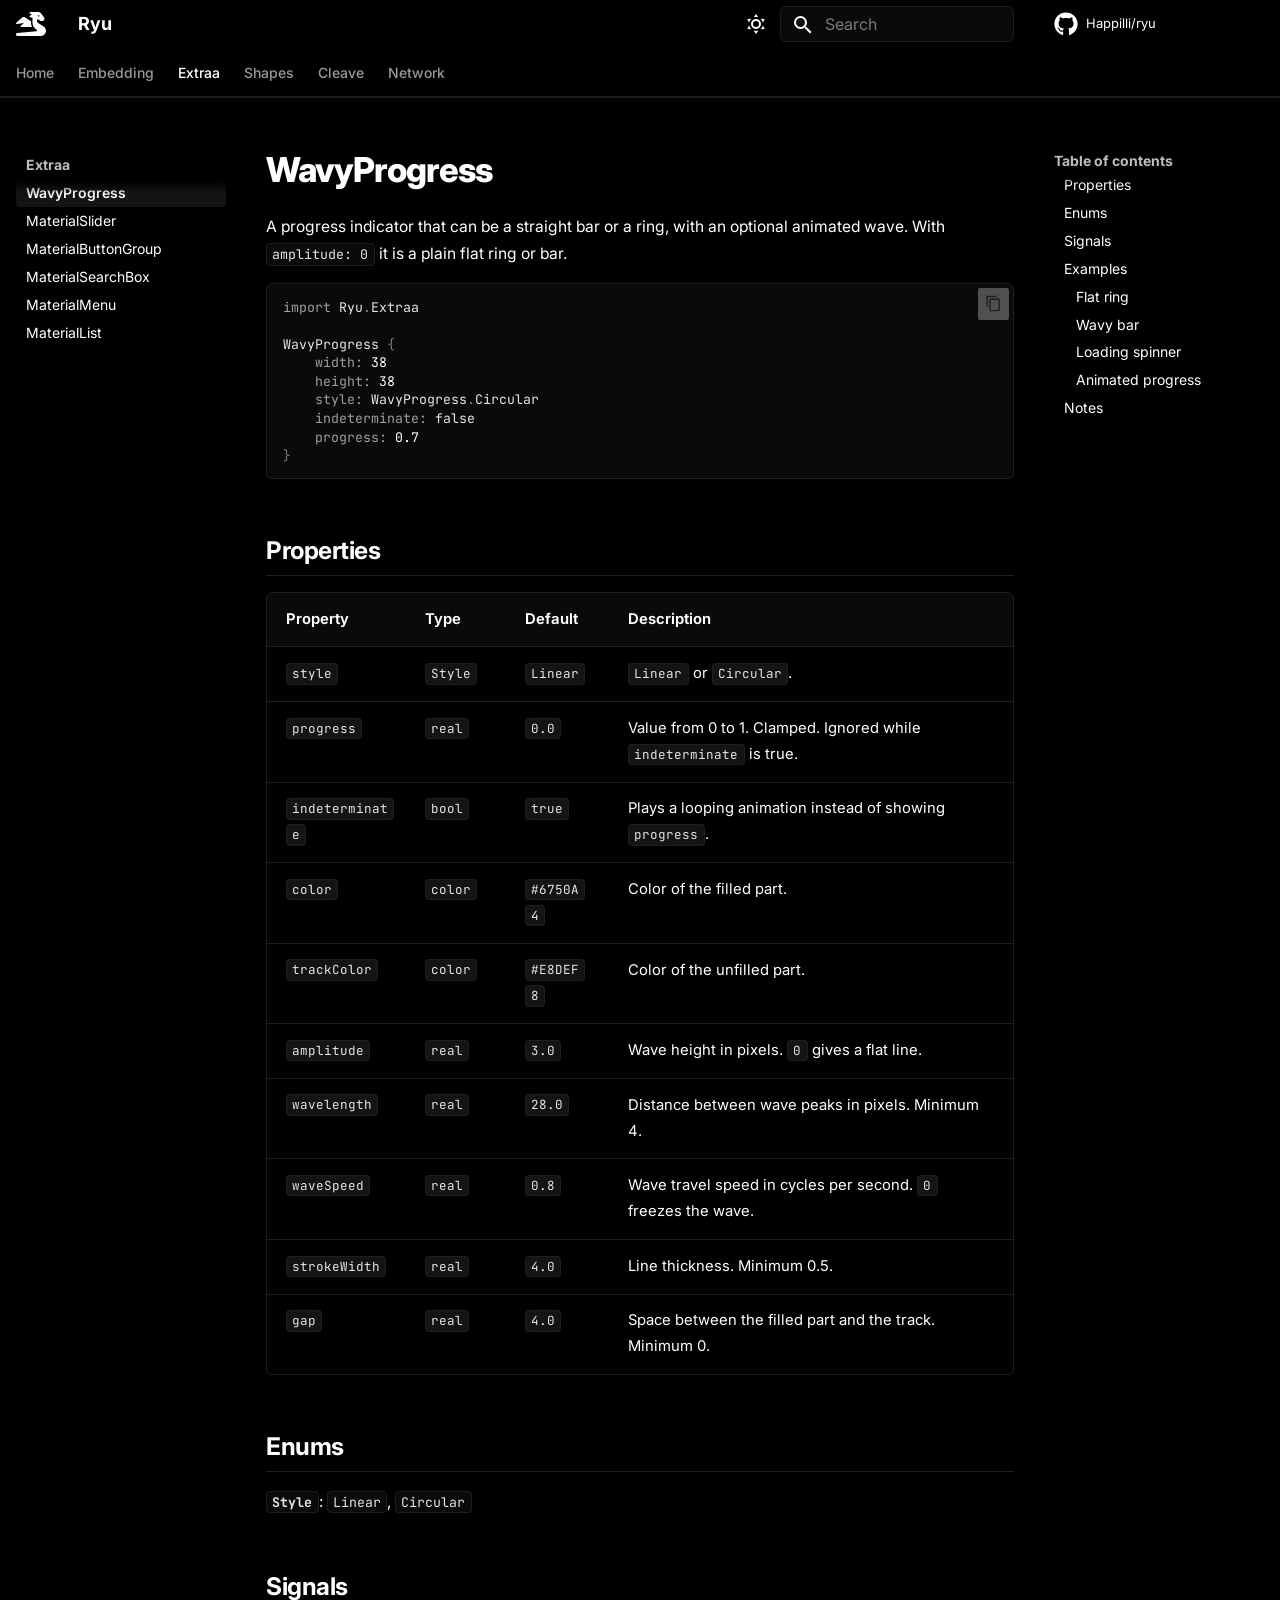
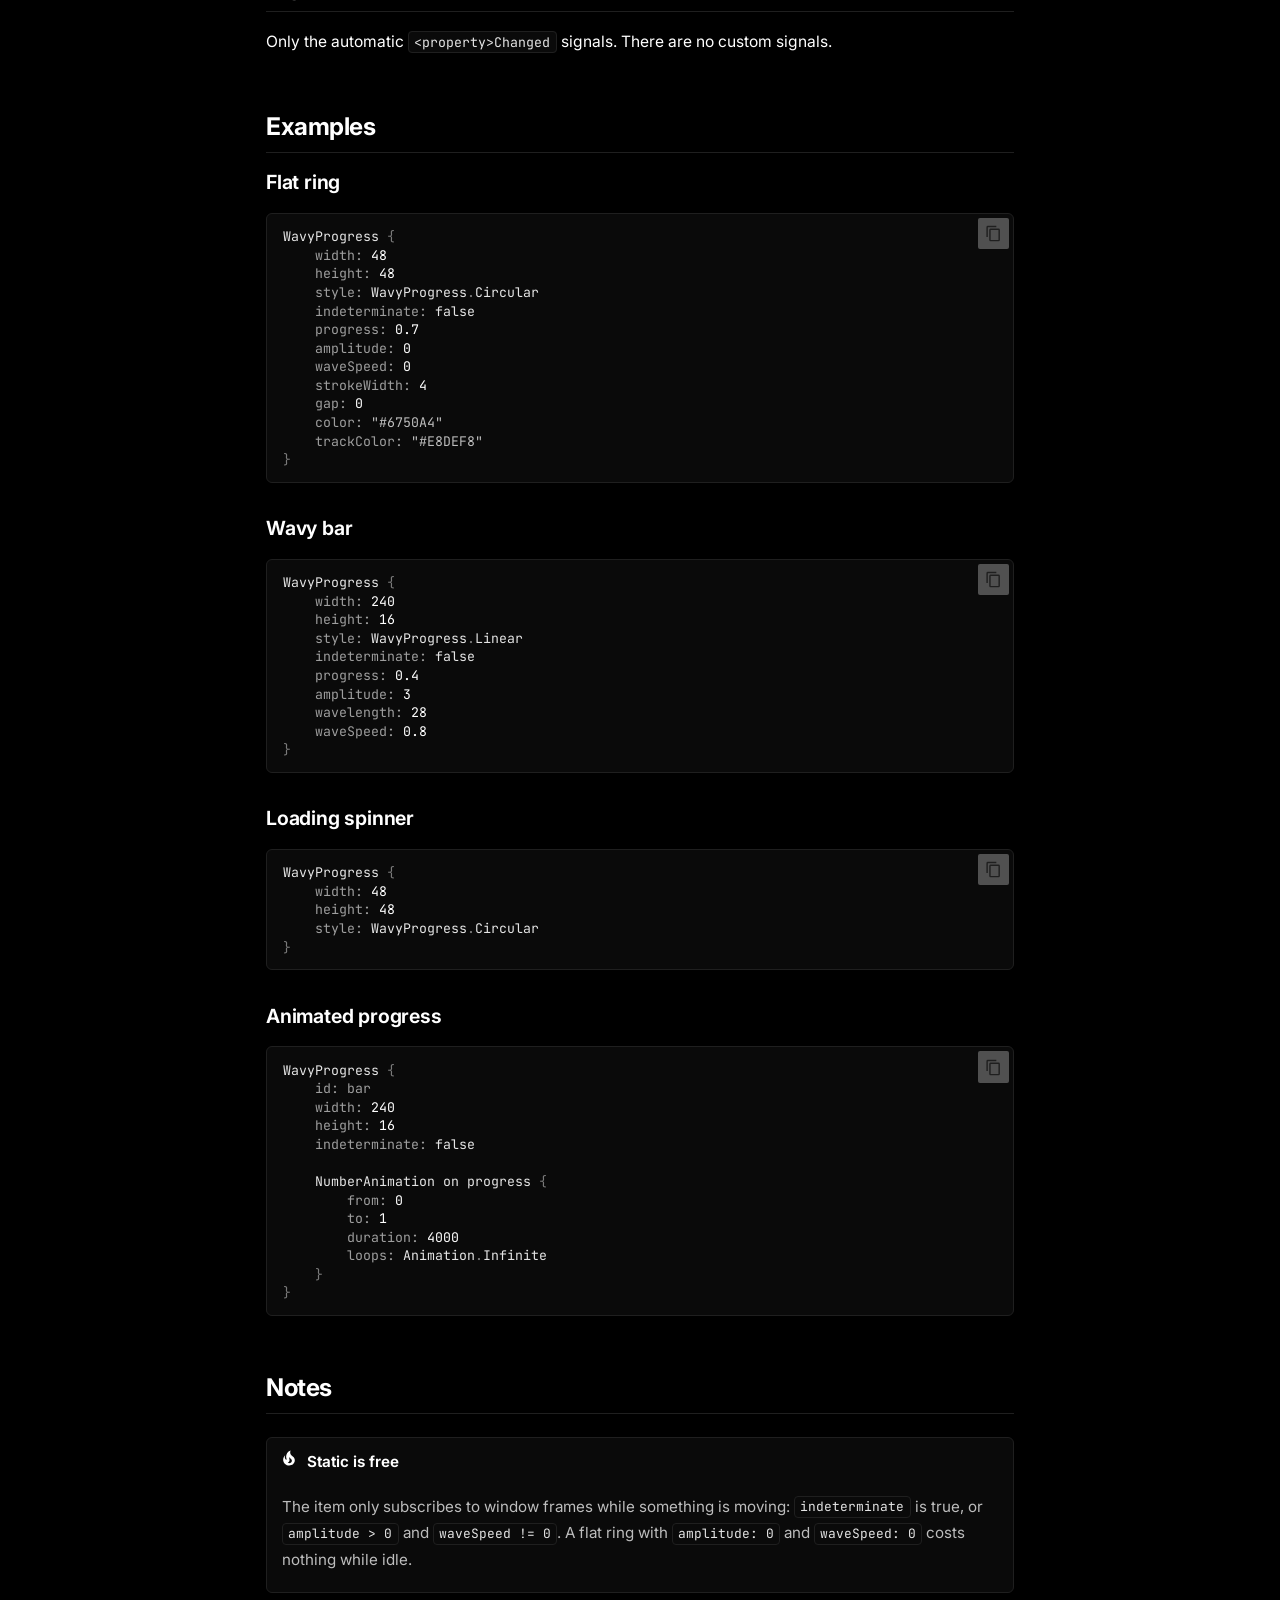
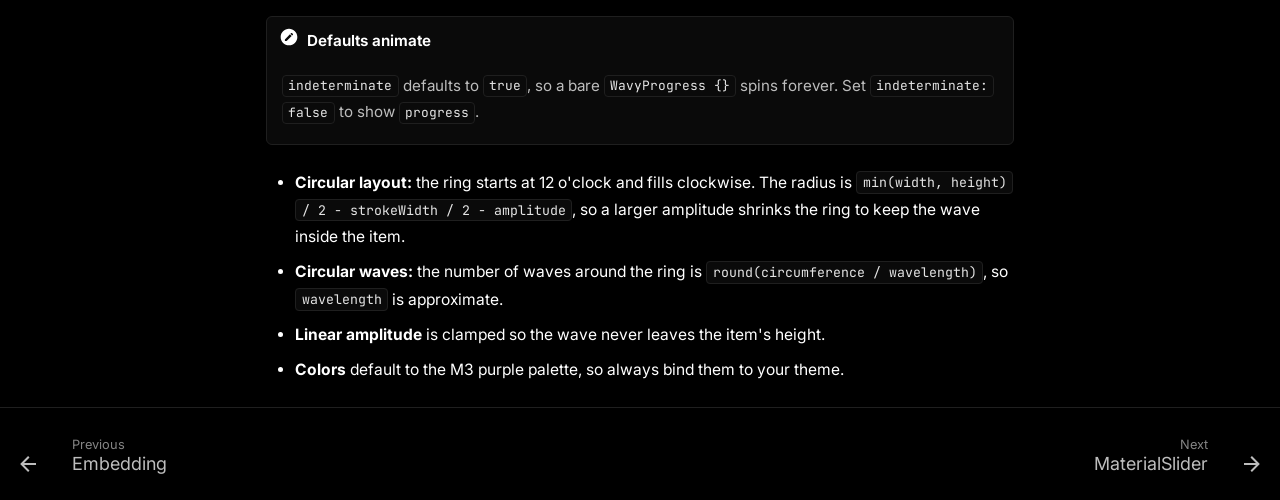
<file: extraa/wavy-progress/index.html>
<!doctype html>
<html lang="en" class="no-js">
  <head>
    
      <meta charset="utf-8">
      <meta name="viewport" content="width=device-width,initial-scale=1">
      
        <meta name="description" content="Material 3 components for Qt 6 and QML">
      
      
      
        <link rel="canonical" href="https://ryu.safalski.ryzn.pro/extraa/wavy-progress/">
      
      
        <link rel="prev" href="../../embedding/">
      
      
        <link rel="next" href="../material-slider/">
      
      
        
      
      
      <link rel="icon" href="../../dragon.svg">
      <meta name="generator" content="mkdocs-1.6.1, mkdocs-material-9.8.1">
    
    
      
        <title>WavyProgress - Ryu</title>
      
    
    
      <link rel="stylesheet" href="../../assets/stylesheets/main.57a0d79d.min.css">
      
        
        <link rel="stylesheet" href="../../assets/stylesheets/palette.fb2fffe2.min.css">
      
      


    
    
      
    
    
      
        
        
        <link rel="preconnect" href="https://fonts.gstatic.com" crossorigin>
        <link rel="stylesheet" href="https://fonts.googleapis.com/css?family=Inter:300,300i,400,400i,700,700i%7CJetBrains+Mono:400,400i,700,700i&display=fallback">
        <style>:root{--md-text-font:"Inter";--md-code-font:"JetBrains Mono"}</style>
      
    
    
      <link rel="stylesheet" href="../../stylesheets/extra.css">
    
    <script>__md_scope=new URL("../..",location),__md_hash=e=>[...e].reduce(((e,_)=>(e<<5)-e+_.charCodeAt(0)),0),__md_get=(e,_=localStorage,t=__md_scope)=>JSON.parse(_.getItem(t.pathname+"."+e)),__md_set=(e,_,t=localStorage,a=__md_scope)=>{try{t.setItem(a.pathname+"."+e,JSON.stringify(_))}catch(e){}}</script>
    
      

    
    
  </head>
  
  
    
    
      
    
    
    
    
    <body dir="ltr" data-md-color-scheme="ryu-dark" data-md-color-primary="indigo" data-md-color-accent="indigo">
  
    
    <input class="md-toggle" data-md-toggle="drawer" type="checkbox" id="__drawer" autocomplete="off">
    <input class="md-toggle" data-md-toggle="search" type="checkbox" id="__search" autocomplete="off">
    <label class="md-overlay" for="__drawer"></label>
    <div data-md-component="skip">
      
        
        <a href="#wavyprogress" class="md-skip">
          Skip to content
        </a>
      
    </div>
    <div data-md-component="announce">
      
    </div>
    
    
      

  

<header class="md-header md-header--shadow md-header--lifted" data-md-component="header">
  <nav class="md-header__inner md-grid" aria-label="Header">
    <a href="../.." title="Ryu" class="md-header__button md-logo" aria-label="Ryu" data-md-component="logo">
      
  
  <svg xmlns="http://www.w3.org/2000/svg" viewBox="0 0 640 512"><!--! Font Awesome Free 7.1.0 by @fontawesome - https://fontawesome.com License - https://fontawesome.com/license/free (Icons: CC BY 4.0, Fonts: SIL OFL 1.1, Code: MIT License) Copyright 2025 Fonticons, Inc.--><path d="m352 124.5-51.9-13c-6.5-1.6-11.3-7.1-12-13.8s2.8-13.1 8.7-16.1l40.8-20.4-43.3-32.5c-5.5-4.1-7.8-11.3-5.6-17.9S297.1 0 304 0h160c30.2 0 58.7 14.2 76.8 38.4l57.6 76.8c6.2 8.3 9.6 18.4 9.6 28.8 0 26.5-21.5 48-48 48h-21.5c-17 0-33.3-6.7-45.3-18.7L479.9 160h-32v21.5c0 24.8 12.8 47.9 33.8 61.1l106.6 66.6c32.1 20.1 51.6 55.2 51.6 93.1 0 60.6-49.1 109.8-109.8 109.8L32.3 512c-3.3 0-6.6-.4-9.6-1.4C13.5 507.8 6 501 2.3 492 1 488.7.1 485.1 0 481.3c-.2-3.7.3-7.3 1.3-10.7 2.8-9.2 9.6-16.7 18.6-20.4 3-1.2 6.2-2 9.5-2.2l403.9-36c8.3-.7 14.7-7.7 14.7-16.1 0-4.3-1.7-8.4-4.7-11.4l-44.4-44.4c-30-30-46.9-70.7-46.9-113.1zm160-52.2v-.6zm-1.3 7.4-46.4-11.6q-.3 1.95-.3 3.9c0 13.3 10.7 24 24 24 10.6 0 19.5-6.8 22.7-16.3m-379.8 36.8c16.3-14.5 40.4-16.2 58.5-4.1l130.6 87v27.5c0 32.8 8.4 64.8 24 93H112c-6.7 0-12.7-4.2-15-10.4s-.5-13.3 4.6-17.7l69.4-59.5-152.6 23.5c-7 1.1-13.9-2.6-16.9-9s-1.4-14 3.9-18.8z"/></svg>

    </a>
    <label class="md-header__button md-icon" for="__drawer">
      
      <svg xmlns="http://www.w3.org/2000/svg" viewBox="0 0 24 24"><path d="M3 6h18v2H3zm0 5h18v2H3zm0 5h18v2H3z"/></svg>
    </label>
    <div class="md-header__title" data-md-component="header-title">
      <div class="md-header__ellipsis">
        <div class="md-header__topic">
          <span class="md-ellipsis">
            Ryu
          </span>
        </div>
        <div class="md-header__topic" data-md-component="header-topic">
          <span class="md-ellipsis">
            
              WavyProgress
            
          </span>
        </div>
      </div>
    </div>
    
      
        <form class="md-header__option" data-md-component="palette">
  
    
    
    
    <input class="md-option" data-md-color-media="" data-md-color-scheme="ryu-dark" data-md-color-primary="indigo" data-md-color-accent="indigo"  aria-label="Switch to light mode"  type="radio" name="__palette" id="__palette_0">
    
      <label class="md-header__button md-icon" title="Switch to light mode" for="__palette_1" hidden>
        <svg xmlns="http://www.w3.org/2000/svg" viewBox="0 0 24 24"><path d="M12 7a5 5 0 0 1 5 5 5 5 0 0 1-5 5 5 5 0 0 1-5-5 5 5 0 0 1 5-5m0 2a3 3 0 0 0-3 3 3 3 0 0 0 3 3 3 3 0 0 0 3-3 3 3 0 0 0-3-3m0-7 2.39 3.42C13.65 5.15 12.84 5 12 5s-1.65.15-2.39.42zM3.34 7l4.16-.35A7.2 7.2 0 0 0 5.94 8.5c-.44.74-.69 1.5-.83 2.29zm.02 10 1.76-3.77a7.131 7.131 0 0 0 2.38 4.14zM20.65 7l-1.77 3.79a7.02 7.02 0 0 0-2.38-4.15zm-.01 10-4.14.36c.59-.51 1.12-1.14 1.54-1.86.42-.73.69-1.5.83-2.29zM12 22l-2.41-3.44c.74.27 1.55.44 2.41.44.82 0 1.63-.17 2.37-.44z"/></svg>
      </label>
    
  
    
    
    
    <input class="md-option" data-md-color-media="" data-md-color-scheme="ryu-light" data-md-color-primary="indigo" data-md-color-accent="indigo"  aria-label="Switch to dark mode"  type="radio" name="__palette" id="__palette_1">
    
      <label class="md-header__button md-icon" title="Switch to dark mode" for="__palette_0" hidden>
        <svg xmlns="http://www.w3.org/2000/svg" viewBox="0 0 24 24"><path d="m17.75 4.09-2.53 1.94.91 3.06-2.63-1.81-2.63 1.81.91-3.06-2.53-1.94L12.44 4l1.06-3 1.06 3zm3.5 6.91-1.64 1.25.59 1.98-1.7-1.17-1.7 1.17.59-1.98L15.75 11l2.06-.05L18.5 9l.69 1.95zm-2.28 4.95c.83-.08 1.72 1.1 1.19 1.85-.32.45-.66.87-1.08 1.27C15.17 23 8.84 23 4.94 19.07c-3.91-3.9-3.91-10.24 0-14.14.4-.4.82-.76 1.27-1.08.75-.53 1.93.36 1.85 1.19-.27 2.86.69 5.83 2.89 8.02a9.96 9.96 0 0 0 8.02 2.89m-1.64 2.02a12.08 12.08 0 0 1-7.8-3.47c-2.17-2.19-3.33-5-3.49-7.82-2.81 3.14-2.7 7.96.31 10.98 3.02 3.01 7.84 3.12 10.98.31"/></svg>
      </label>
    
  
</form>
      
    
    
      <script>var palette=__md_get("__palette");if(palette&&palette.color){if("(prefers-color-scheme)"===palette.color.media){var media=matchMedia("(prefers-color-scheme: light)"),input=document.querySelector(media.matches?"[data-md-color-media='(prefers-color-scheme: light)']":"[data-md-color-media='(prefers-color-scheme: dark)']");palette.color.media=input.getAttribute("data-md-color-media"),palette.color.scheme=input.getAttribute("data-md-color-scheme"),palette.color.primary=input.getAttribute("data-md-color-primary"),palette.color.accent=input.getAttribute("data-md-color-accent")}for(var[key,value]of Object.entries(palette.color))document.body.setAttribute("data-md-color-"+key,value)}</script>
    
    
    
      
      
        <label class="md-header__button md-icon" for="__search">
          
          <svg xmlns="http://www.w3.org/2000/svg" viewBox="0 0 24 24"><path d="M9.5 3A6.5 6.5 0 0 1 16 9.5c0 1.61-.59 3.09-1.56 4.23l.27.27h.79l5 5-1.5 1.5-5-5v-.79l-.27-.27A6.52 6.52 0 0 1 9.5 16 6.5 6.5 0 0 1 3 9.5 6.5 6.5 0 0 1 9.5 3m0 2C7 5 5 7 5 9.5S7 14 9.5 14 14 12 14 9.5 12 5 9.5 5"/></svg>
        </label>
        <div class="md-search" data-md-component="search" role="dialog">
  <label class="md-search__overlay" for="__search"></label>
  <div class="md-search__inner" role="search">
    <form class="md-search__form" name="search">
      <input type="text" class="md-search__input" name="query" aria-label="Search" placeholder="Search" autocapitalize="off" autocorrect="off" autocomplete="off" spellcheck="false" data-md-component="search-query" required>
      <label class="md-search__icon md-icon" for="__search">
        
        <svg xmlns="http://www.w3.org/2000/svg" viewBox="0 0 24 24"><path d="M9.5 3A6.5 6.5 0 0 1 16 9.5c0 1.61-.59 3.09-1.56 4.23l.27.27h.79l5 5-1.5 1.5-5-5v-.79l-.27-.27A6.52 6.52 0 0 1 9.5 16 6.5 6.5 0 0 1 3 9.5 6.5 6.5 0 0 1 9.5 3m0 2C7 5 5 7 5 9.5S7 14 9.5 14 14 12 14 9.5 12 5 9.5 5"/></svg>
        
        <svg xmlns="http://www.w3.org/2000/svg" viewBox="0 0 24 24"><path d="M20 11v2H8l5.5 5.5-1.42 1.42L4.16 12l7.92-7.92L13.5 5.5 8 11z"/></svg>
      </label>
      <nav class="md-search__options" aria-label="Search">
        
        <button type="reset" class="md-search__icon md-icon" title="Clear" aria-label="Clear" tabindex="-1">
          
          <svg xmlns="http://www.w3.org/2000/svg" viewBox="0 0 24 24"><path d="M19 6.41 17.59 5 12 10.59 6.41 5 5 6.41 10.59 12 5 17.59 6.41 19 12 13.41 17.59 19 19 17.59 13.41 12z"/></svg>
        </button>
      </nav>
      
        <div class="md-search__suggest" data-md-component="search-suggest"></div>
      
    </form>
    <div class="md-search__output">
      <div class="md-search__scrollwrap" tabindex="0" data-md-scrollfix>
        <div class="md-search-result" data-md-component="search-result">
          <div class="md-search-result__meta">
            Initializing search
          </div>
          <ol class="md-search-result__list" role="presentation"></ol>
        </div>
      </div>
    </div>
  </div>
</div>
      
    
    
      <div class="md-header__source">
        <a href="https://github.com/Happilli/ryu" title="Go to repository" class="md-source" data-md-component="source">
  <div class="md-source__icon md-icon">
    
    <svg xmlns="http://www.w3.org/2000/svg" viewBox="0 0 512 512"><!--! Font Awesome Free 7.1.0 by @fontawesome - https://fontawesome.com License - https://fontawesome.com/license/free (Icons: CC BY 4.0, Fonts: SIL OFL 1.1, Code: MIT License) Copyright 2025 Fonticons, Inc.--><path d="M173.9 397.4c0 2-2.3 3.6-5.2 3.6-3.3.3-5.6-1.3-5.6-3.6 0-2 2.3-3.6 5.2-3.6 3-.3 5.6 1.3 5.6 3.6m-31.1-4.5c-.7 2 1.3 4.3 4.3 4.9 2.6 1 5.6 0 6.2-2s-1.3-4.3-4.3-5.2c-2.6-.7-5.5.3-6.2 2.3m44.2-1.7c-2.9.7-4.9 2.6-4.6 4.9.3 2 2.9 3.3 5.9 2.6 2.9-.7 4.9-2.6 4.6-4.6-.3-1.9-3-3.2-5.9-2.9M252.8 8C114.1 8 8 113.3 8 252c0 110.9 69.8 205.8 169.5 239.2 12.8 2.3 17.3-5.6 17.3-12.1 0-6.2-.3-40.4-.3-61.4 0 0-70 15-84.7-29.8 0 0-11.4-29.1-27.8-36.6 0 0-22.9-15.7 1.6-15.4 0 0 24.9 2 38.6 25.8 21.9 38.6 58.6 27.5 72.9 20.9 2.3-16 8.8-27.1 16-33.7-55.9-6.2-112.3-14.3-112.3-110.5 0-27.5 7.6-41.3 23.6-58.9-2.6-6.5-11.1-33.3 2.6-67.9 20.9-6.5 69 27 69 27 20-5.6 41.5-8.5 62.8-8.5s42.8 2.9 62.8 8.5c0 0 48.1-33.6 69-27 13.7 34.7 5.2 61.4 2.6 67.9 16 17.7 25.8 31.5 25.8 58.9 0 96.5-58.9 104.2-114.8 110.5 9.2 7.9 17 22.9 17 46.4 0 33.7-.3 75.4-.3 83.6 0 6.5 4.6 14.4 17.3 12.1C436.2 457.8 504 362.9 504 252 504 113.3 391.5 8 252.8 8M105.2 352.9c-1.3 1-1 3.3.7 5.2 1.6 1.6 3.9 2.3 5.2 1 1.3-1 1-3.3-.7-5.2-1.6-1.6-3.9-2.3-5.2-1m-10.8-8.1c-.7 1.3.3 2.9 2.3 3.9 1.6 1 3.6.7 4.3-.7.7-1.3-.3-2.9-2.3-3.9-2-.6-3.6-.3-4.3.7m32.4 35.6c-1.6 1.3-1 4.3 1.3 6.2 2.3 2.3 5.2 2.6 6.5 1 1.3-1.3.7-4.3-1.3-6.2-2.2-2.3-5.2-2.6-6.5-1m-11.4-14.7c-1.6 1-1.6 3.6 0 5.9s4.3 3.3 5.6 2.3c1.6-1.3 1.6-3.9 0-6.2-1.4-2.3-4-3.3-5.6-2"/></svg>
  </div>
  <div class="md-source__repository">
    Happilli/ryu
  </div>
</a>
      </div>
    
  </nav>
  
    
      
<nav class="md-tabs" aria-label="Tabs" data-md-component="tabs">
  <div class="md-grid">
    <ul class="md-tabs__list">
      
        
  
  
  
  
    <li class="md-tabs__item">
      <a href="../.." class="md-tabs__link">
        
  
  
    
  
  Home

      </a>
    </li>
  

      
        
  
  
  
  
    <li class="md-tabs__item">
      <a href="../../embedding/" class="md-tabs__link">
        
  
  
    
  
  Embedding

      </a>
    </li>
  

      
        
  
  
  
    
  
  
    
    
      <li class="md-tabs__item md-tabs__item--active">
        <a href="./" class="md-tabs__link">
          
  
  
  Extraa

        </a>
      </li>
    
  

      
        
  
  
  
  
    
    
      <li class="md-tabs__item">
        <a href="../../shapes/material-shape/" class="md-tabs__link">
          
  
  
  Shapes

        </a>
      </li>
    
  

      
        
  
  
  
  
    
    
      <li class="md-tabs__item">
        <a href="../../cleave/cleave/" class="md-tabs__link">
          
  
  
  Cleave

        </a>
      </li>
    
  

      
        
  
  
  
  
    
    
      <li class="md-tabs__item">
        <a href="../../network/iwd/" class="md-tabs__link">
          
  
  
  Network

        </a>
      </li>
    
  

      
    </ul>
  </div>
</nav>
    
  
</header>
    
    <div class="md-container" data-md-component="container">
      
      
        
      
      <main class="md-main" data-md-component="main">
        <div class="md-main__inner md-grid">
          
            
              
              <div class="md-sidebar md-sidebar--primary" data-md-component="sidebar" data-md-type="navigation" >
                <div class="md-sidebar__scrollwrap">
                  <div class="md-sidebar__inner">
                    


  


<nav class="md-nav md-nav--primary md-nav--lifted" aria-label="Navigation" data-md-level="0">
  <label class="md-nav__title" for="__drawer">
    <a href="../.." title="Ryu" class="md-nav__button md-logo" aria-label="Ryu" data-md-component="logo">
      
  
  <svg xmlns="http://www.w3.org/2000/svg" viewBox="0 0 640 512"><!--! Font Awesome Free 7.1.0 by @fontawesome - https://fontawesome.com License - https://fontawesome.com/license/free (Icons: CC BY 4.0, Fonts: SIL OFL 1.1, Code: MIT License) Copyright 2025 Fonticons, Inc.--><path d="m352 124.5-51.9-13c-6.5-1.6-11.3-7.1-12-13.8s2.8-13.1 8.7-16.1l40.8-20.4-43.3-32.5c-5.5-4.1-7.8-11.3-5.6-17.9S297.1 0 304 0h160c30.2 0 58.7 14.2 76.8 38.4l57.6 76.8c6.2 8.3 9.6 18.4 9.6 28.8 0 26.5-21.5 48-48 48h-21.5c-17 0-33.3-6.7-45.3-18.7L479.9 160h-32v21.5c0 24.8 12.8 47.9 33.8 61.1l106.6 66.6c32.1 20.1 51.6 55.2 51.6 93.1 0 60.6-49.1 109.8-109.8 109.8L32.3 512c-3.3 0-6.6-.4-9.6-1.4C13.5 507.8 6 501 2.3 492 1 488.7.1 485.1 0 481.3c-.2-3.7.3-7.3 1.3-10.7 2.8-9.2 9.6-16.7 18.6-20.4 3-1.2 6.2-2 9.5-2.2l403.9-36c8.3-.7 14.7-7.7 14.7-16.1 0-4.3-1.7-8.4-4.7-11.4l-44.4-44.4c-30-30-46.9-70.7-46.9-113.1zm160-52.2v-.6zm-1.3 7.4-46.4-11.6q-.3 1.95-.3 3.9c0 13.3 10.7 24 24 24 10.6 0 19.5-6.8 22.7-16.3m-379.8 36.8c16.3-14.5 40.4-16.2 58.5-4.1l130.6 87v27.5c0 32.8 8.4 64.8 24 93H112c-6.7 0-12.7-4.2-15-10.4s-.5-13.3 4.6-17.7l69.4-59.5-152.6 23.5c-7 1.1-13.9-2.6-16.9-9s-1.4-14 3.9-18.8z"/></svg>

    </a>
    Ryu
  </label>
  
    <div class="md-nav__source">
      <a href="https://github.com/Happilli/ryu" title="Go to repository" class="md-source" data-md-component="source">
  <div class="md-source__icon md-icon">
    
    <svg xmlns="http://www.w3.org/2000/svg" viewBox="0 0 512 512"><!--! Font Awesome Free 7.1.0 by @fontawesome - https://fontawesome.com License - https://fontawesome.com/license/free (Icons: CC BY 4.0, Fonts: SIL OFL 1.1, Code: MIT License) Copyright 2025 Fonticons, Inc.--><path d="M173.9 397.4c0 2-2.3 3.6-5.2 3.6-3.3.3-5.6-1.3-5.6-3.6 0-2 2.3-3.6 5.2-3.6 3-.3 5.6 1.3 5.6 3.6m-31.1-4.5c-.7 2 1.3 4.3 4.3 4.9 2.6 1 5.6 0 6.2-2s-1.3-4.3-4.3-5.2c-2.6-.7-5.5.3-6.2 2.3m44.2-1.7c-2.9.7-4.9 2.6-4.6 4.9.3 2 2.9 3.3 5.9 2.6 2.9-.7 4.9-2.6 4.6-4.6-.3-1.9-3-3.2-5.9-2.9M252.8 8C114.1 8 8 113.3 8 252c0 110.9 69.8 205.8 169.5 239.2 12.8 2.3 17.3-5.6 17.3-12.1 0-6.2-.3-40.4-.3-61.4 0 0-70 15-84.7-29.8 0 0-11.4-29.1-27.8-36.6 0 0-22.9-15.7 1.6-15.4 0 0 24.9 2 38.6 25.8 21.9 38.6 58.6 27.5 72.9 20.9 2.3-16 8.8-27.1 16-33.7-55.9-6.2-112.3-14.3-112.3-110.5 0-27.5 7.6-41.3 23.6-58.9-2.6-6.5-11.1-33.3 2.6-67.9 20.9-6.5 69 27 69 27 20-5.6 41.5-8.5 62.8-8.5s42.8 2.9 62.8 8.5c0 0 48.1-33.6 69-27 13.7 34.7 5.2 61.4 2.6 67.9 16 17.7 25.8 31.5 25.8 58.9 0 96.5-58.9 104.2-114.8 110.5 9.2 7.9 17 22.9 17 46.4 0 33.7-.3 75.4-.3 83.6 0 6.5 4.6 14.4 17.3 12.1C436.2 457.8 504 362.9 504 252 504 113.3 391.5 8 252.8 8M105.2 352.9c-1.3 1-1 3.3.7 5.2 1.6 1.6 3.9 2.3 5.2 1 1.3-1 1-3.3-.7-5.2-1.6-1.6-3.9-2.3-5.2-1m-10.8-8.1c-.7 1.3.3 2.9 2.3 3.9 1.6 1 3.6.7 4.3-.7.7-1.3-.3-2.9-2.3-3.9-2-.6-3.6-.3-4.3.7m32.4 35.6c-1.6 1.3-1 4.3 1.3 6.2 2.3 2.3 5.2 2.6 6.5 1 1.3-1.3.7-4.3-1.3-6.2-2.2-2.3-5.2-2.6-6.5-1m-11.4-14.7c-1.6 1-1.6 3.6 0 5.9s4.3 3.3 5.6 2.3c1.6-1.3 1.6-3.9 0-6.2-1.4-2.3-4-3.3-5.6-2"/></svg>
  </div>
  <div class="md-source__repository">
    Happilli/ryu
  </div>
</a>
    </div>
  
  <ul class="md-nav__list" data-md-scrollfix>
    
      
      
  
  
  
  
    <li class="md-nav__item">
      <a href="../.." class="md-nav__link">
        
  
  
  <span class="md-ellipsis">
    
  
    Home
  

    
  </span>
  
  

      </a>
    </li>
  

    
      
      
  
  
  
  
    <li class="md-nav__item">
      <a href="../../embedding/" class="md-nav__link">
        
  
  
  <span class="md-ellipsis">
    
  
    Embedding
  

    
  </span>
  
  

      </a>
    </li>
  

    
      
      
  
  
    
  
  
  
    
    
    
    
      
        
        
      
      
        
      
    
    
    <li class="md-nav__item md-nav__item--active md-nav__item--section md-nav__item--nested">
      
        
        
        <input class="md-nav__toggle md-toggle " type="checkbox" id="__nav_3" checked>
        
          
          <label class="md-nav__link" for="__nav_3" id="__nav_3_label" tabindex="">
            
  
  
  <span class="md-ellipsis">
    
  
    Extraa
  

    
  </span>
  
  

            <span class="md-nav__icon md-icon"></span>
          </label>
        
        <nav class="md-nav" data-md-level="1" aria-labelledby="__nav_3_label" aria-expanded="true">
          <label class="md-nav__title" for="__nav_3">
            <span class="md-nav__icon md-icon"></span>
            
  
    Extraa
  

          </label>
          <ul class="md-nav__list" data-md-scrollfix>
            
              
                
  
  
    
  
  
  
    <li class="md-nav__item md-nav__item--active">
      
      <input class="md-nav__toggle md-toggle" type="checkbox" id="__toc">
      
      
        
      
      
        <label class="md-nav__link md-nav__link--active" for="__toc">
          
  
  
  <span class="md-ellipsis">
    
  
    WavyProgress
  

    
  </span>
  
  

          <span class="md-nav__icon md-icon"></span>
        </label>
      
      <a href="./" class="md-nav__link md-nav__link--active">
        
  
  
  <span class="md-ellipsis">
    
  
    WavyProgress
  

    
  </span>
  
  

      </a>
      
        

<nav class="md-nav md-nav--secondary" aria-label="Table of contents">
  
  
  
    
  
  
    <label class="md-nav__title" for="__toc">
      <span class="md-nav__icon md-icon"></span>
      Table of contents
    </label>
    <ul class="md-nav__list" data-md-component="toc" data-md-scrollfix>
      
        <li class="md-nav__item">
  <a href="#properties" class="md-nav__link">
    <span class="md-ellipsis">
      
        Properties
      
    </span>
  </a>
  
</li>
      
        <li class="md-nav__item">
  <a href="#enums" class="md-nav__link">
    <span class="md-ellipsis">
      
        Enums
      
    </span>
  </a>
  
</li>
      
        <li class="md-nav__item">
  <a href="#signals" class="md-nav__link">
    <span class="md-ellipsis">
      
        Signals
      
    </span>
  </a>
  
</li>
      
        <li class="md-nav__item">
  <a href="#examples" class="md-nav__link">
    <span class="md-ellipsis">
      
        Examples
      
    </span>
  </a>
  
    <nav class="md-nav" aria-label="Examples">
      <ul class="md-nav__list">
        
          <li class="md-nav__item">
  <a href="#flat-ring" class="md-nav__link">
    <span class="md-ellipsis">
      
        Flat ring
      
    </span>
  </a>
  
</li>
        
          <li class="md-nav__item">
  <a href="#wavy-bar" class="md-nav__link">
    <span class="md-ellipsis">
      
        Wavy bar
      
    </span>
  </a>
  
</li>
        
          <li class="md-nav__item">
  <a href="#loading-spinner" class="md-nav__link">
    <span class="md-ellipsis">
      
        Loading spinner
      
    </span>
  </a>
  
</li>
        
          <li class="md-nav__item">
  <a href="#animated-progress" class="md-nav__link">
    <span class="md-ellipsis">
      
        Animated progress
      
    </span>
  </a>
  
</li>
        
      </ul>
    </nav>
  
</li>
      
        <li class="md-nav__item">
  <a href="#notes" class="md-nav__link">
    <span class="md-ellipsis">
      
        Notes
      
    </span>
  </a>
  
</li>
      
    </ul>
  
</nav>
      
    </li>
  

              
            
              
                
  
  
  
  
    <li class="md-nav__item">
      <a href="../material-slider/" class="md-nav__link">
        
  
  
  <span class="md-ellipsis">
    
  
    MaterialSlider
  

    
  </span>
  
  

      </a>
    </li>
  

              
            
              
                
  
  
  
  
    <li class="md-nav__item">
      <a href="../material-button-group/" class="md-nav__link">
        
  
  
  <span class="md-ellipsis">
    
  
    MaterialButtonGroup
  

    
  </span>
  
  

      </a>
    </li>
  

              
            
              
                
  
  
  
  
    <li class="md-nav__item">
      <a href="../material-search-box/" class="md-nav__link">
        
  
  
  <span class="md-ellipsis">
    
  
    MaterialSearchBox
  

    
  </span>
  
  

      </a>
    </li>
  

              
            
              
                
  
  
  
  
    <li class="md-nav__item">
      <a href="../material-menu/" class="md-nav__link">
        
  
  
  <span class="md-ellipsis">
    
  
    MaterialMenu
  

    
  </span>
  
  

      </a>
    </li>
  

              
            
              
                
  
  
  
  
    <li class="md-nav__item">
      <a href="../material-list/" class="md-nav__link">
        
  
  
  <span class="md-ellipsis">
    
  
    MaterialList
  

    
  </span>
  
  

      </a>
    </li>
  

              
            
          </ul>
        </nav>
      
    </li>
  

    
      
      
  
  
  
  
    
    
    
    
      
      
        
      
    
    
    <li class="md-nav__item md-nav__item--nested">
      
        
        
        <input class="md-nav__toggle md-toggle " type="checkbox" id="__nav_4" >
        
          
          <label class="md-nav__link" for="__nav_4" id="__nav_4_label" tabindex="0">
            
  
  
  <span class="md-ellipsis">
    
  
    Shapes
  

    
  </span>
  
  

            <span class="md-nav__icon md-icon"></span>
          </label>
        
        <nav class="md-nav" data-md-level="1" aria-labelledby="__nav_4_label" aria-expanded="false">
          <label class="md-nav__title" for="__nav_4">
            <span class="md-nav__icon md-icon"></span>
            
  
    Shapes
  

          </label>
          <ul class="md-nav__list" data-md-scrollfix>
            
              
                
  
  
  
  
    <li class="md-nav__item">
      <a href="../../shapes/material-shape/" class="md-nav__link">
        
  
  
  <span class="md-ellipsis">
    
  
    MaterialShape
  

    
  </span>
  
  

      </a>
    </li>
  

              
            
          </ul>
        </nav>
      
    </li>
  

    
      
      
  
  
  
  
    
    
    
    
      
      
        
      
    
    
    <li class="md-nav__item md-nav__item--nested">
      
        
        
        <input class="md-nav__toggle md-toggle " type="checkbox" id="__nav_5" >
        
          
          <label class="md-nav__link" for="__nav_5" id="__nav_5_label" tabindex="0">
            
  
  
  <span class="md-ellipsis">
    
  
    Cleave
  

    
  </span>
  
  

            <span class="md-nav__icon md-icon"></span>
          </label>
        
        <nav class="md-nav" data-md-level="1" aria-labelledby="__nav_5_label" aria-expanded="false">
          <label class="md-nav__title" for="__nav_5">
            <span class="md-nav__icon md-icon"></span>
            
  
    Cleave
  

          </label>
          <ul class="md-nav__list" data-md-scrollfix>
            
              
                
  
  
  
  
    <li class="md-nav__item">
      <a href="../../cleave/cleave/" class="md-nav__link">
        
  
  
  <span class="md-ellipsis">
    
  
    Cleave
  

    
  </span>
  
  

      </a>
    </li>
  

              
            
          </ul>
        </nav>
      
    </li>
  

    
      
      
  
  
  
  
    
    
    
    
      
      
        
      
    
    
    <li class="md-nav__item md-nav__item--nested">
      
        
        
        <input class="md-nav__toggle md-toggle " type="checkbox" id="__nav_6" >
        
          
          <label class="md-nav__link" for="__nav_6" id="__nav_6_label" tabindex="0">
            
  
  
  <span class="md-ellipsis">
    
  
    Network
  

    
  </span>
  
  

            <span class="md-nav__icon md-icon"></span>
          </label>
        
        <nav class="md-nav" data-md-level="1" aria-labelledby="__nav_6_label" aria-expanded="false">
          <label class="md-nav__title" for="__nav_6">
            <span class="md-nav__icon md-icon"></span>
            
  
    Network
  

          </label>
          <ul class="md-nav__list" data-md-scrollfix>
            
              
                
  
  
  
  
    <li class="md-nav__item">
      <a href="../../network/iwd/" class="md-nav__link">
        
  
  
  <span class="md-ellipsis">
    
  
    Iwd
  

    
  </span>
  
  

      </a>
    </li>
  

              
            
          </ul>
        </nav>
      
    </li>
  

    
  </ul>
</nav>
                  </div>
                </div>
              </div>
            
            
              
              <div class="md-sidebar md-sidebar--secondary" data-md-component="sidebar" data-md-type="toc" >
                <div class="md-sidebar__scrollwrap">
                  <div class="md-sidebar__inner">
                    

<nav class="md-nav md-nav--secondary" aria-label="Table of contents">
  
  
  
    
  
  
    <label class="md-nav__title" for="__toc">
      <span class="md-nav__icon md-icon"></span>
      Table of contents
    </label>
    <ul class="md-nav__list" data-md-component="toc" data-md-scrollfix>
      
        <li class="md-nav__item">
  <a href="#properties" class="md-nav__link">
    <span class="md-ellipsis">
      
        Properties
      
    </span>
  </a>
  
</li>
      
        <li class="md-nav__item">
  <a href="#enums" class="md-nav__link">
    <span class="md-ellipsis">
      
        Enums
      
    </span>
  </a>
  
</li>
      
        <li class="md-nav__item">
  <a href="#signals" class="md-nav__link">
    <span class="md-ellipsis">
      
        Signals
      
    </span>
  </a>
  
</li>
      
        <li class="md-nav__item">
  <a href="#examples" class="md-nav__link">
    <span class="md-ellipsis">
      
        Examples
      
    </span>
  </a>
  
    <nav class="md-nav" aria-label="Examples">
      <ul class="md-nav__list">
        
          <li class="md-nav__item">
  <a href="#flat-ring" class="md-nav__link">
    <span class="md-ellipsis">
      
        Flat ring
      
    </span>
  </a>
  
</li>
        
          <li class="md-nav__item">
  <a href="#wavy-bar" class="md-nav__link">
    <span class="md-ellipsis">
      
        Wavy bar
      
    </span>
  </a>
  
</li>
        
          <li class="md-nav__item">
  <a href="#loading-spinner" class="md-nav__link">
    <span class="md-ellipsis">
      
        Loading spinner
      
    </span>
  </a>
  
</li>
        
          <li class="md-nav__item">
  <a href="#animated-progress" class="md-nav__link">
    <span class="md-ellipsis">
      
        Animated progress
      
    </span>
  </a>
  
</li>
        
      </ul>
    </nav>
  
</li>
      
        <li class="md-nav__item">
  <a href="#notes" class="md-nav__link">
    <span class="md-ellipsis">
      
        Notes
      
    </span>
  </a>
  
</li>
      
    </ul>
  
</nav>
                  </div>
                </div>
              </div>
            
          
          
            <div class="md-content" data-md-component="content">
              
              <article class="md-content__inner md-typeset">
                
                  


  
  


<h1 id="wavyprogress">WavyProgress<a class="headerlink" href="#wavyprogress" title="Permanent link">&para;</a></h1>
<p>A progress indicator that can be a straight bar or a ring, with an optional animated wave. With <code>amplitude: 0</code> it is a plain flat ring or bar.</p>
<div class="highlight"><pre><span></span><code><span class="kr">import</span> <span class="nx">Ryu</span><span class="p">.</span><span class="nx">Extraa</span>

<span class="nx">WavyProgress</span> <span class="p">{</span>
    <span class="k">width:</span> <span class="mi">38</span>
    <span class="k">height:</span> <span class="mi">38</span>
    <span class="k">style:</span> <span class="nx">WavyProgress</span><span class="p">.</span><span class="nx">Circular</span>
    <span class="k">indeterminate:</span> <span class="kc">false</span>
    <span class="k">progress:</span> <span class="mf">0.7</span>
<span class="p">}</span>
</code></pre></div>
<!-- screenshot: linear + circular, wavy and flat -->

<h2 id="properties">Properties<a class="headerlink" href="#properties" title="Permanent link">&para;</a></h2>
<table>
<thead>
<tr>
<th>Property</th>
<th>Type</th>
<th>Default</th>
<th>Description</th>
</tr>
</thead>
<tbody>
<tr>
<td><code>style</code></td>
<td><code>Style</code></td>
<td><code>Linear</code></td>
<td><code>Linear</code> or <code>Circular</code>.</td>
</tr>
<tr>
<td><code>progress</code></td>
<td><code>real</code></td>
<td><code>0.0</code></td>
<td>Value from 0 to 1. Clamped. Ignored while <code>indeterminate</code> is true.</td>
</tr>
<tr>
<td><code>indeterminate</code></td>
<td><code>bool</code></td>
<td><code>true</code></td>
<td>Plays a looping animation instead of showing <code>progress</code>.</td>
</tr>
<tr>
<td><code>color</code></td>
<td><code>color</code></td>
<td><code>#6750A4</code></td>
<td>Color of the filled part.</td>
</tr>
<tr>
<td><code>trackColor</code></td>
<td><code>color</code></td>
<td><code>#E8DEF8</code></td>
<td>Color of the unfilled part.</td>
</tr>
<tr>
<td><code>amplitude</code></td>
<td><code>real</code></td>
<td><code>3.0</code></td>
<td>Wave height in pixels. <code>0</code> gives a flat line.</td>
</tr>
<tr>
<td><code>wavelength</code></td>
<td><code>real</code></td>
<td><code>28.0</code></td>
<td>Distance between wave peaks in pixels. Minimum 4.</td>
</tr>
<tr>
<td><code>waveSpeed</code></td>
<td><code>real</code></td>
<td><code>0.8</code></td>
<td>Wave travel speed in cycles per second. <code>0</code> freezes the wave.</td>
</tr>
<tr>
<td><code>strokeWidth</code></td>
<td><code>real</code></td>
<td><code>4.0</code></td>
<td>Line thickness. Minimum 0.5.</td>
</tr>
<tr>
<td><code>gap</code></td>
<td><code>real</code></td>
<td><code>4.0</code></td>
<td>Space between the filled part and the track. Minimum 0.</td>
</tr>
</tbody>
</table>
<h2 id="enums">Enums<a class="headerlink" href="#enums" title="Permanent link">&para;</a></h2>
<p><strong><code>Style</code></strong>: <code>Linear</code>, <code>Circular</code></p>
<h2 id="signals">Signals<a class="headerlink" href="#signals" title="Permanent link">&para;</a></h2>
<p>Only the automatic <code>&lt;property&gt;Changed</code> signals. There are no custom signals.</p>
<h2 id="examples">Examples<a class="headerlink" href="#examples" title="Permanent link">&para;</a></h2>
<h3 id="flat-ring">Flat ring<a class="headerlink" href="#flat-ring" title="Permanent link">&para;</a></h3>
<div class="highlight"><pre><span></span><code><span class="nx">WavyProgress</span> <span class="p">{</span>
    <span class="k">width:</span> <span class="mi">48</span>
    <span class="k">height:</span> <span class="mi">48</span>
    <span class="k">style:</span> <span class="nx">WavyProgress</span><span class="p">.</span><span class="nx">Circular</span>
    <span class="k">indeterminate:</span> <span class="kc">false</span>
    <span class="k">progress:</span> <span class="mf">0.7</span>
    <span class="k">amplitude:</span> <span class="mi">0</span>
    <span class="k">waveSpeed:</span> <span class="mi">0</span>
    <span class="k">strokeWidth:</span> <span class="mi">4</span>
    <span class="k">gap:</span> <span class="mi">0</span>
    <span class="k">color:</span> <span class="s2">"#6750A4"</span>
    <span class="k">trackColor:</span> <span class="s2">"#E8DEF8"</span>
<span class="p">}</span>
</code></pre></div>
<h3 id="wavy-bar">Wavy bar<a class="headerlink" href="#wavy-bar" title="Permanent link">&para;</a></h3>
<div class="highlight"><pre><span></span><code><span class="nx">WavyProgress</span> <span class="p">{</span>
    <span class="k">width:</span> <span class="mi">240</span>
    <span class="k">height:</span> <span class="mi">16</span>
    <span class="k">style:</span> <span class="nx">WavyProgress</span><span class="p">.</span><span class="nx">Linear</span>
    <span class="k">indeterminate:</span> <span class="kc">false</span>
    <span class="k">progress:</span> <span class="mf">0.4</span>
    <span class="k">amplitude:</span> <span class="mi">3</span>
    <span class="k">wavelength:</span> <span class="mi">28</span>
    <span class="k">waveSpeed:</span> <span class="mf">0.8</span>
<span class="p">}</span>
</code></pre></div>
<h3 id="loading-spinner">Loading spinner<a class="headerlink" href="#loading-spinner" title="Permanent link">&para;</a></h3>
<div class="highlight"><pre><span></span><code><span class="nx">WavyProgress</span> <span class="p">{</span>
    <span class="k">width:</span> <span class="mi">48</span>
    <span class="k">height:</span> <span class="mi">48</span>
    <span class="k">style:</span> <span class="nx">WavyProgress</span><span class="p">.</span><span class="nx">Circular</span>
<span class="p">}</span>
</code></pre></div>
<h3 id="animated-progress">Animated progress<a class="headerlink" href="#animated-progress" title="Permanent link">&para;</a></h3>
<div class="highlight"><pre><span></span><code><span class="nx">WavyProgress</span> <span class="p">{</span>
    <span class="kd">id: bar</span>
    <span class="k">width:</span> <span class="mi">240</span>
    <span class="k">height:</span> <span class="mi">16</span>
    <span class="k">indeterminate:</span> <span class="kc">false</span>

    <span class="nx">NumberAnimation</span> <span class="nx">on</span> <span class="nx">progress</span> <span class="p">{</span>
        <span class="k">from:</span> <span class="mi">0</span>
        <span class="k">to:</span> <span class="mi">1</span>
        <span class="k">duration:</span> <span class="mi">4000</span>
        <span class="k">loops:</span> <span class="nx">Animation</span><span class="p">.</span><span class="nx">Infinite</span>
    <span class="p">}</span>
<span class="p">}</span>
</code></pre></div>
<h2 id="notes">Notes<a class="headerlink" href="#notes" title="Permanent link">&para;</a></h2>
<div class="admonition tip">
<p class="admonition-title">Static is free</p>
<p>The item only subscribes to window frames while something is moving: <code>indeterminate</code> is true, or <code>amplitude &gt; 0</code> and <code>waveSpeed != 0</code>. A flat ring with <code>amplitude: 0</code> and <code>waveSpeed: 0</code> costs nothing while idle.</p>
</div>
<div class="admonition note">
<p class="admonition-title">Defaults animate</p>
<p><code>indeterminate</code> defaults to <code>true</code>, so a bare <code>WavyProgress {}</code> spins forever. Set <code>indeterminate: false</code> to show <code>progress</code>.</p>
</div>
<ul>
<li><strong>Circular layout:</strong> the ring starts at 12 o'clock and fills clockwise. The radius is <code>min(width, height) / 2 - strokeWidth / 2 - amplitude</code>, so a larger amplitude shrinks the ring to keep the wave inside the item.</li>
<li><strong>Circular waves:</strong> the number of waves around the ring is <code>round(circumference / wavelength)</code>, so <code>wavelength</code> is approximate.</li>
<li><strong>Linear amplitude</strong> is clamped so the wave never leaves the item's height.</li>
<li><strong>Colors</strong> default to the M3 purple palette, so always bind them to your theme.</li>
</ul>












                
              </article>
            </div>
          
          
  <script>var tabs=__md_get("__tabs");if(Array.isArray(tabs))e:for(var set of document.querySelectorAll(".tabbed-set")){var labels=set.querySelector(".tabbed-labels");for(var tab of tabs)for(var label of labels.getElementsByTagName("label"))if(label.innerText.trim()===tab){var input=document.getElementById(label.htmlFor);input.checked=!0;continue e}}</script>

<script>var target=document.getElementById(location.hash.slice(1));target&&target.name&&(target.checked=target.name.startsWith("__tabbed_"))</script>
        </div>
        
          <button type="button" class="md-top md-icon" data-md-component="top" hidden>
  
  <svg xmlns="http://www.w3.org/2000/svg" viewBox="0 0 24 24"><path d="M13 20h-2V8l-5.5 5.5-1.42-1.42L12 4.16l7.92 7.92-1.42 1.42L13 8z"/></svg>
  Back to top
</button>
        
      </main>
      
        <footer class="md-footer">
  
    
      
      <nav class="md-footer__inner md-grid" aria-label="Footer" >
        
          
          <a href="../../embedding/" class="md-footer__link md-footer__link--prev" aria-label="Previous: Embedding">
            <div class="md-footer__button md-icon">
              
              <svg xmlns="http://www.w3.org/2000/svg" viewBox="0 0 24 24"><path d="M20 11v2H8l5.5 5.5-1.42 1.42L4.16 12l7.92-7.92L13.5 5.5 8 11z"/></svg>
            </div>
            <div class="md-footer__title">
              <span class="md-footer__direction">
                Previous
              </span>
              <div class="md-ellipsis">
                Embedding
              </div>
            </div>
          </a>
        
        
          
          <a href="../material-slider/" class="md-footer__link md-footer__link--next" aria-label="Next: MaterialSlider">
            <div class="md-footer__title">
              <span class="md-footer__direction">
                Next
              </span>
              <div class="md-ellipsis">
                MaterialSlider
              </div>
            </div>
            <div class="md-footer__button md-icon">
              
              <svg xmlns="http://www.w3.org/2000/svg" viewBox="0 0 24 24"><path d="M4 11v2h12l-5.5 5.5 1.42 1.42L19.84 12l-7.92-7.92L10.5 5.5 16 11z"/></svg>
            </div>
          </a>
        
      </nav>
    
  
  <div class="md-footer-meta md-typeset">
    <div class="md-footer-meta__inner md-grid">
      <div class="md-copyright">
  
  
</div>
      
    </div>
  </div>
</footer>
      
    </div>
    <div class="md-dialog" data-md-component="dialog">
      <div class="md-dialog__inner md-typeset"></div>
    </div>
    
      <div class="md-progress" data-md-component="progress" role="progressbar"></div>
    
    
    
      
      
      <script id="__config" type="application/json">{"annotate": null, "base": "../..", "features": ["navigation.instant", "navigation.instant.progress", "navigation.tabs", "navigation.tabs.sticky", "navigation.sections", "navigation.top", "navigation.footer", "toc.follow", "search.suggest", "search.highlight", "content.code.copy", "content.tabs.link"], "search": "../../assets/javascripts/workers/search.a7633da7.min.js", "tags": null, "translations": {"clipboard.copied": "Copied to clipboard", "clipboard.copy": "Copy to clipboard", "search.result.more.one": "1 more on this page", "search.result.more.other": "# more on this page", "search.result.none": "No matching documents", "search.result.one": "1 matching document", "search.result.other": "# matching documents", "search.result.placeholder": "Type to start searching", "search.result.term.missing": "Missing", "select.version": "Select version"}, "version": null}</script>
    
    
      <script src="../../assets/javascripts/bundle.a5f9d56c.min.js"></script>
      
    
  </body>
</html>
</file>
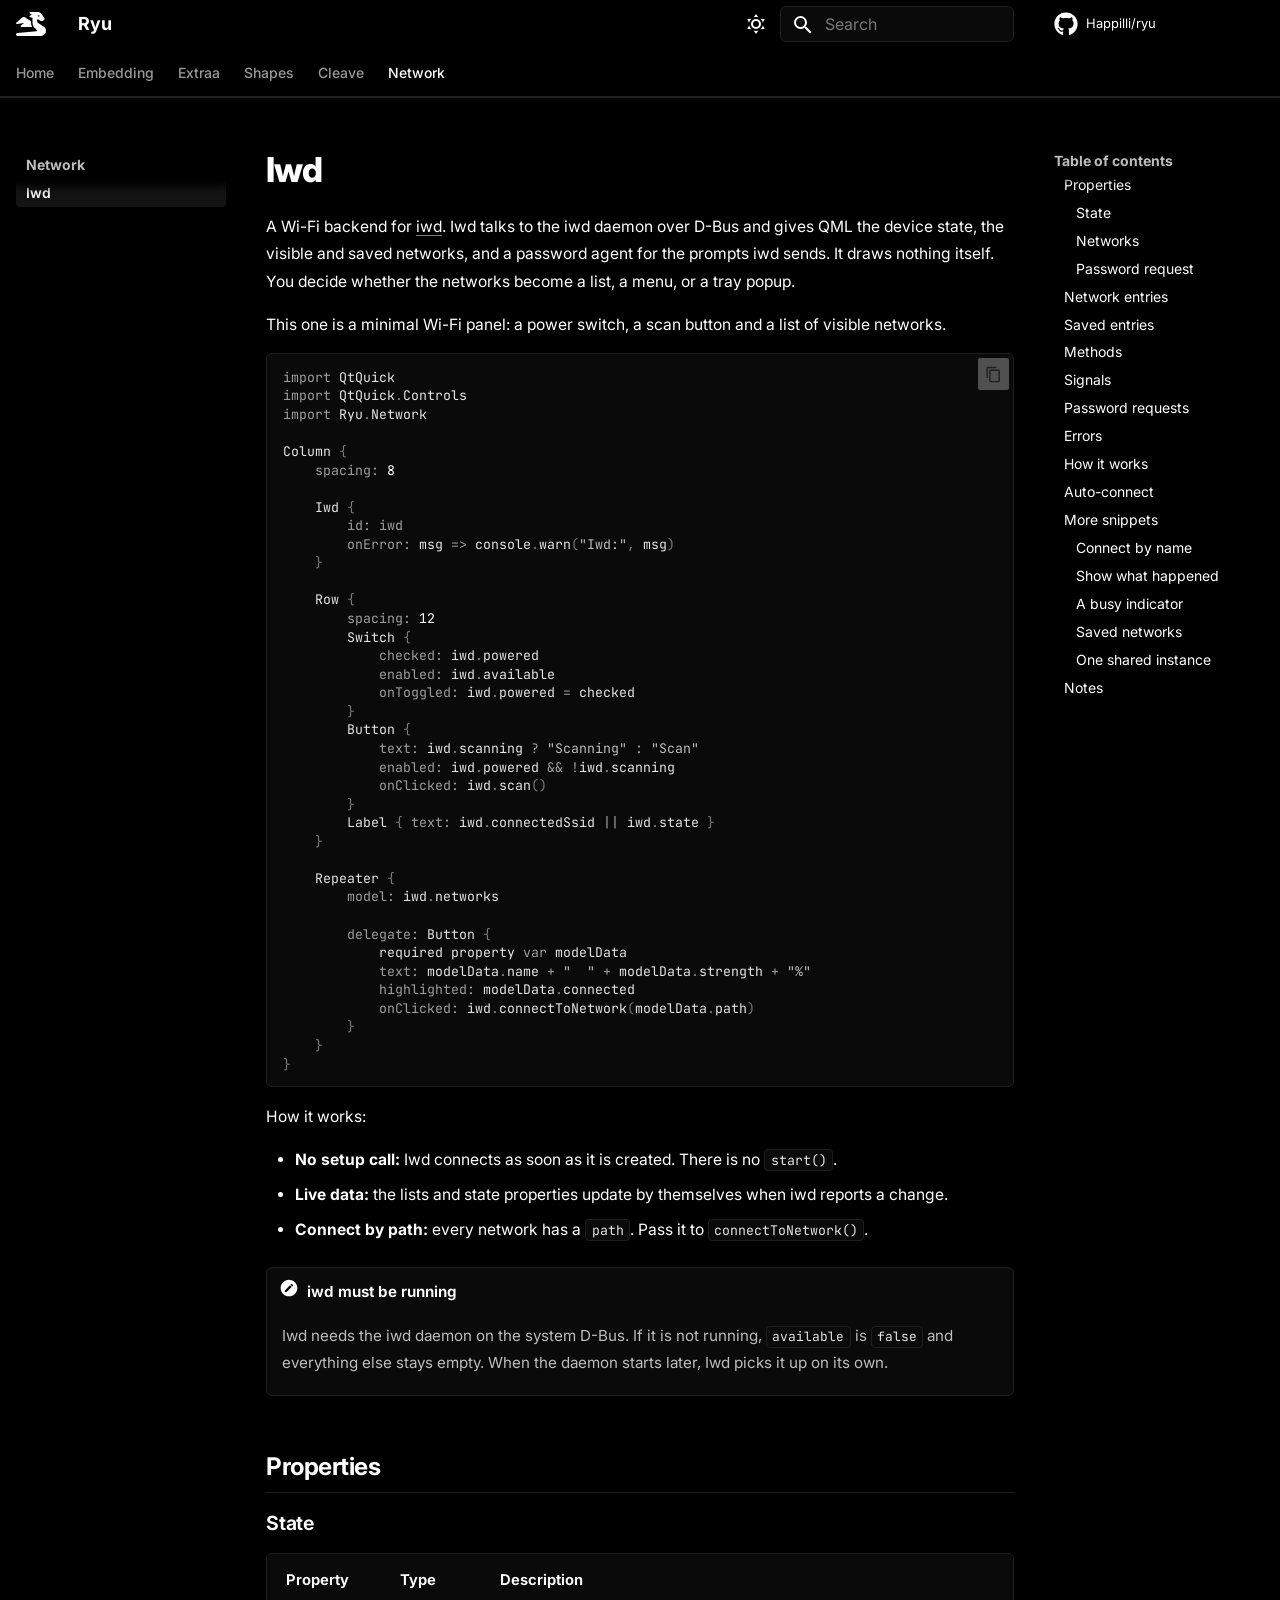
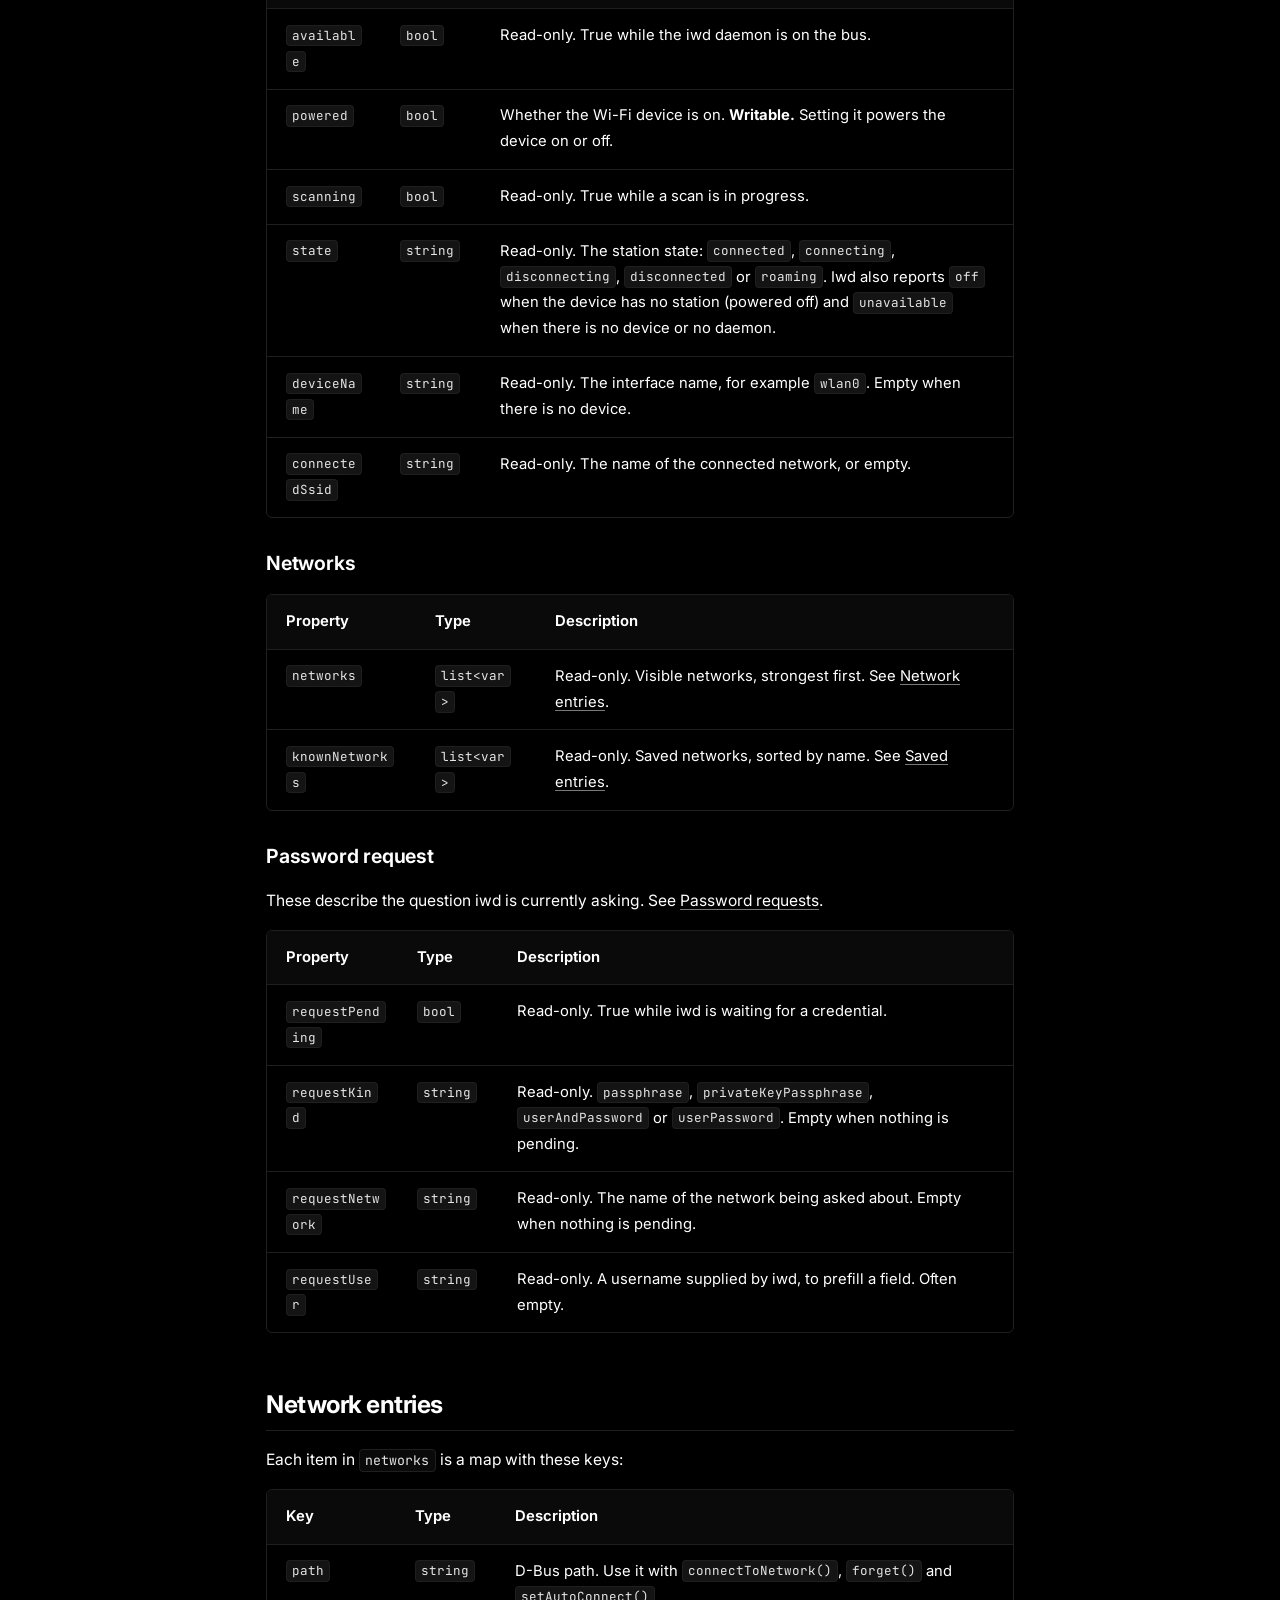
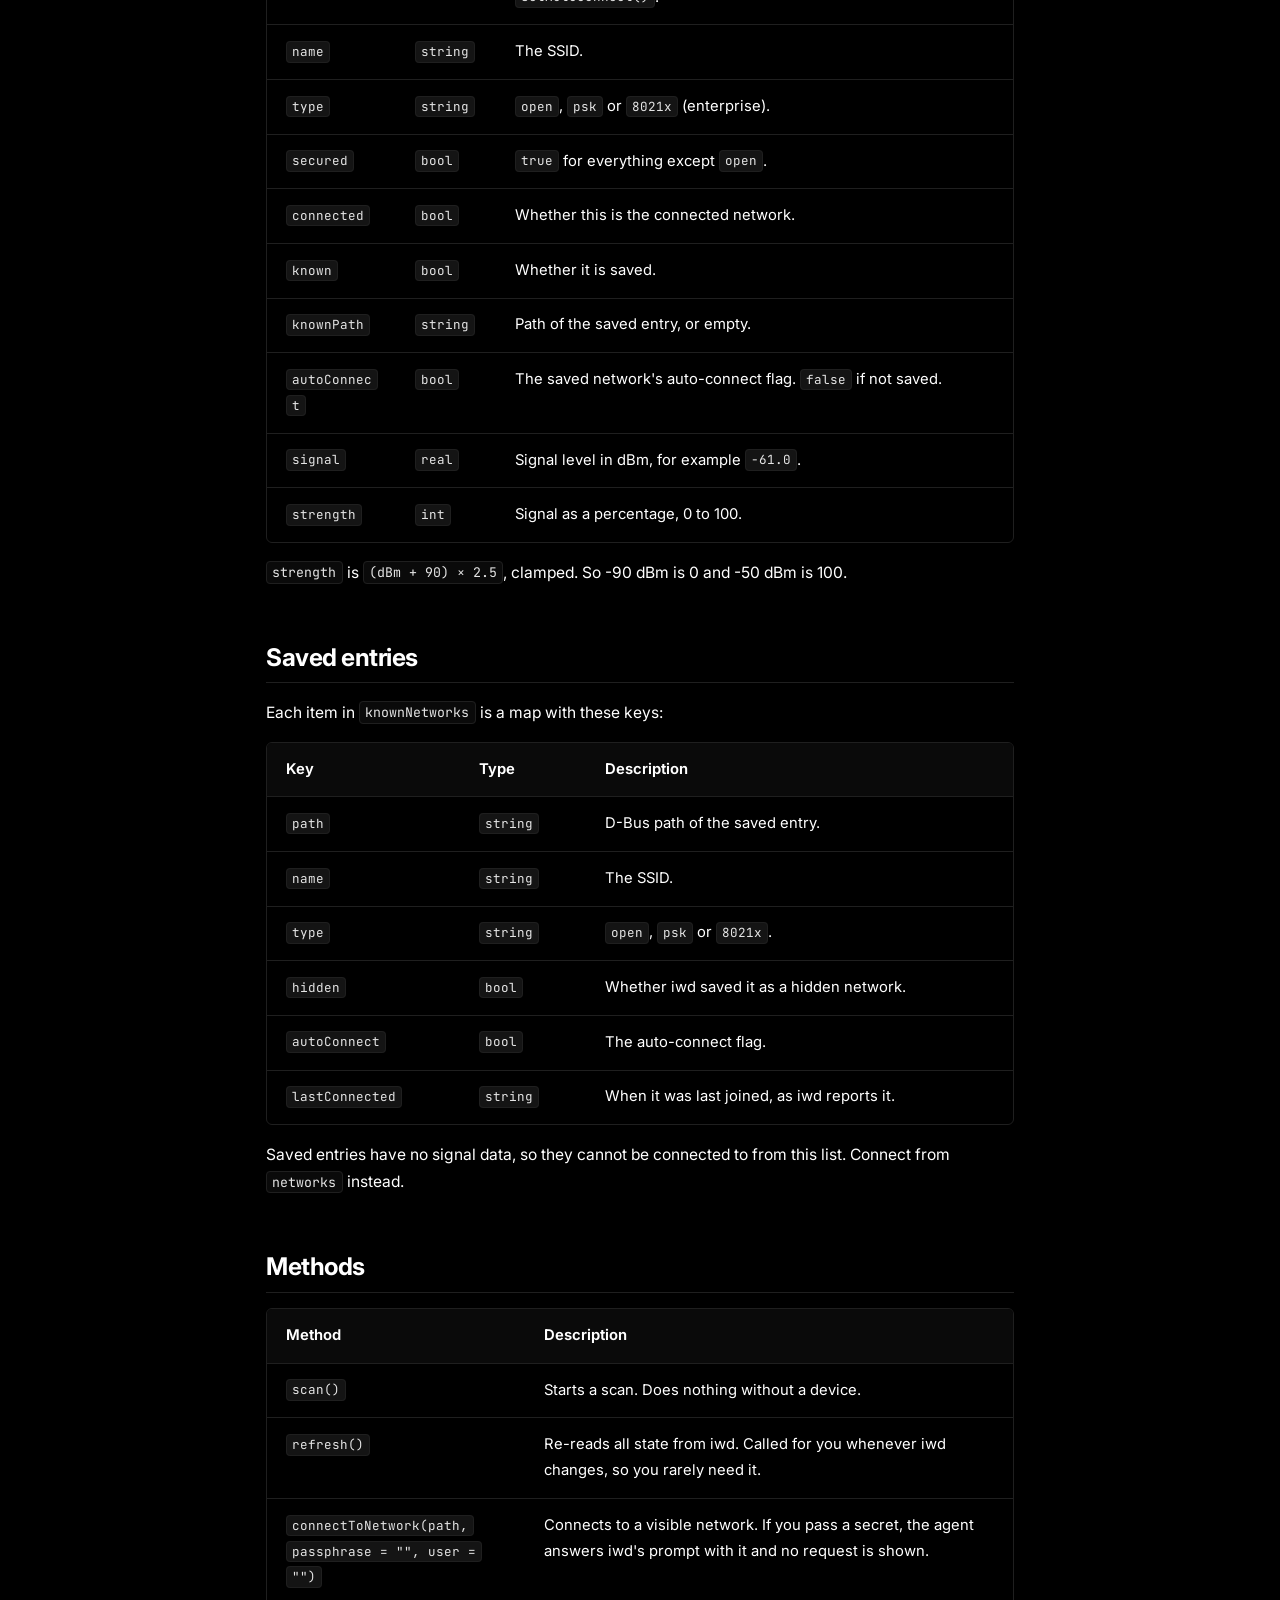
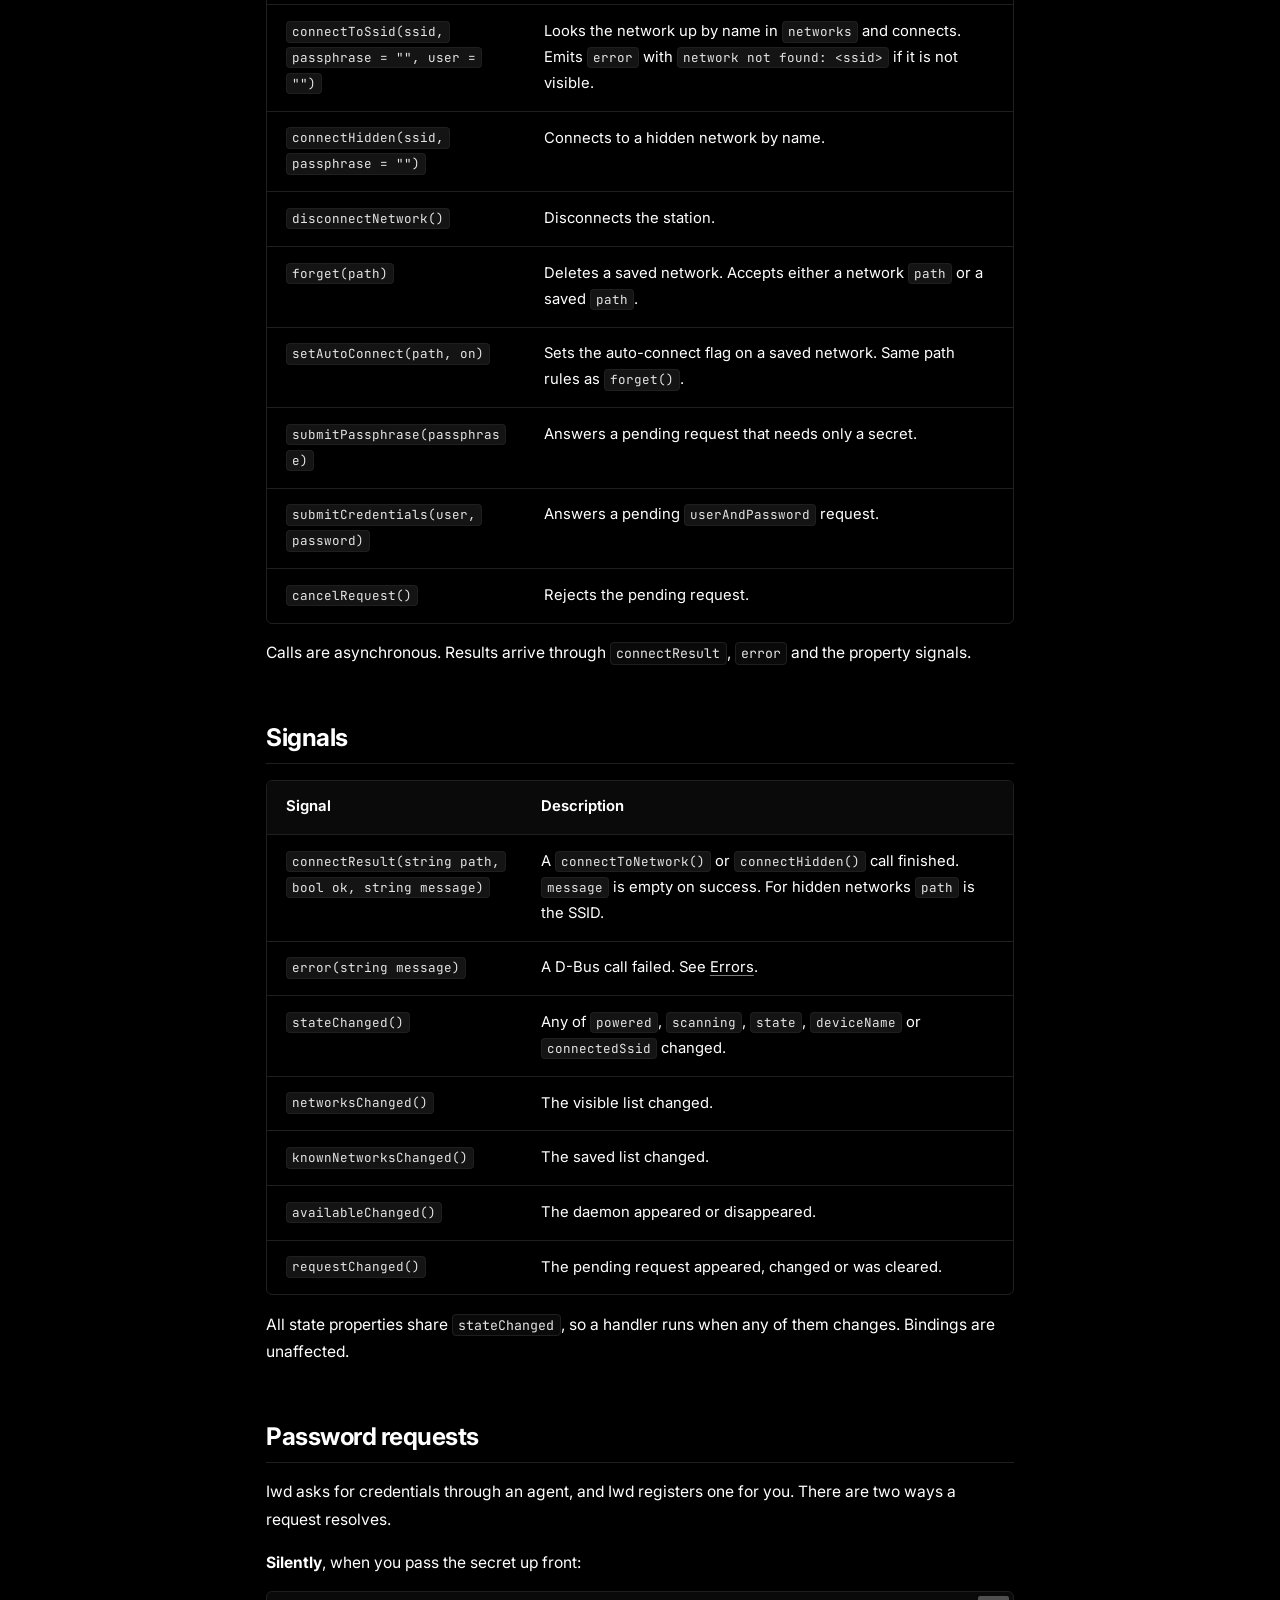
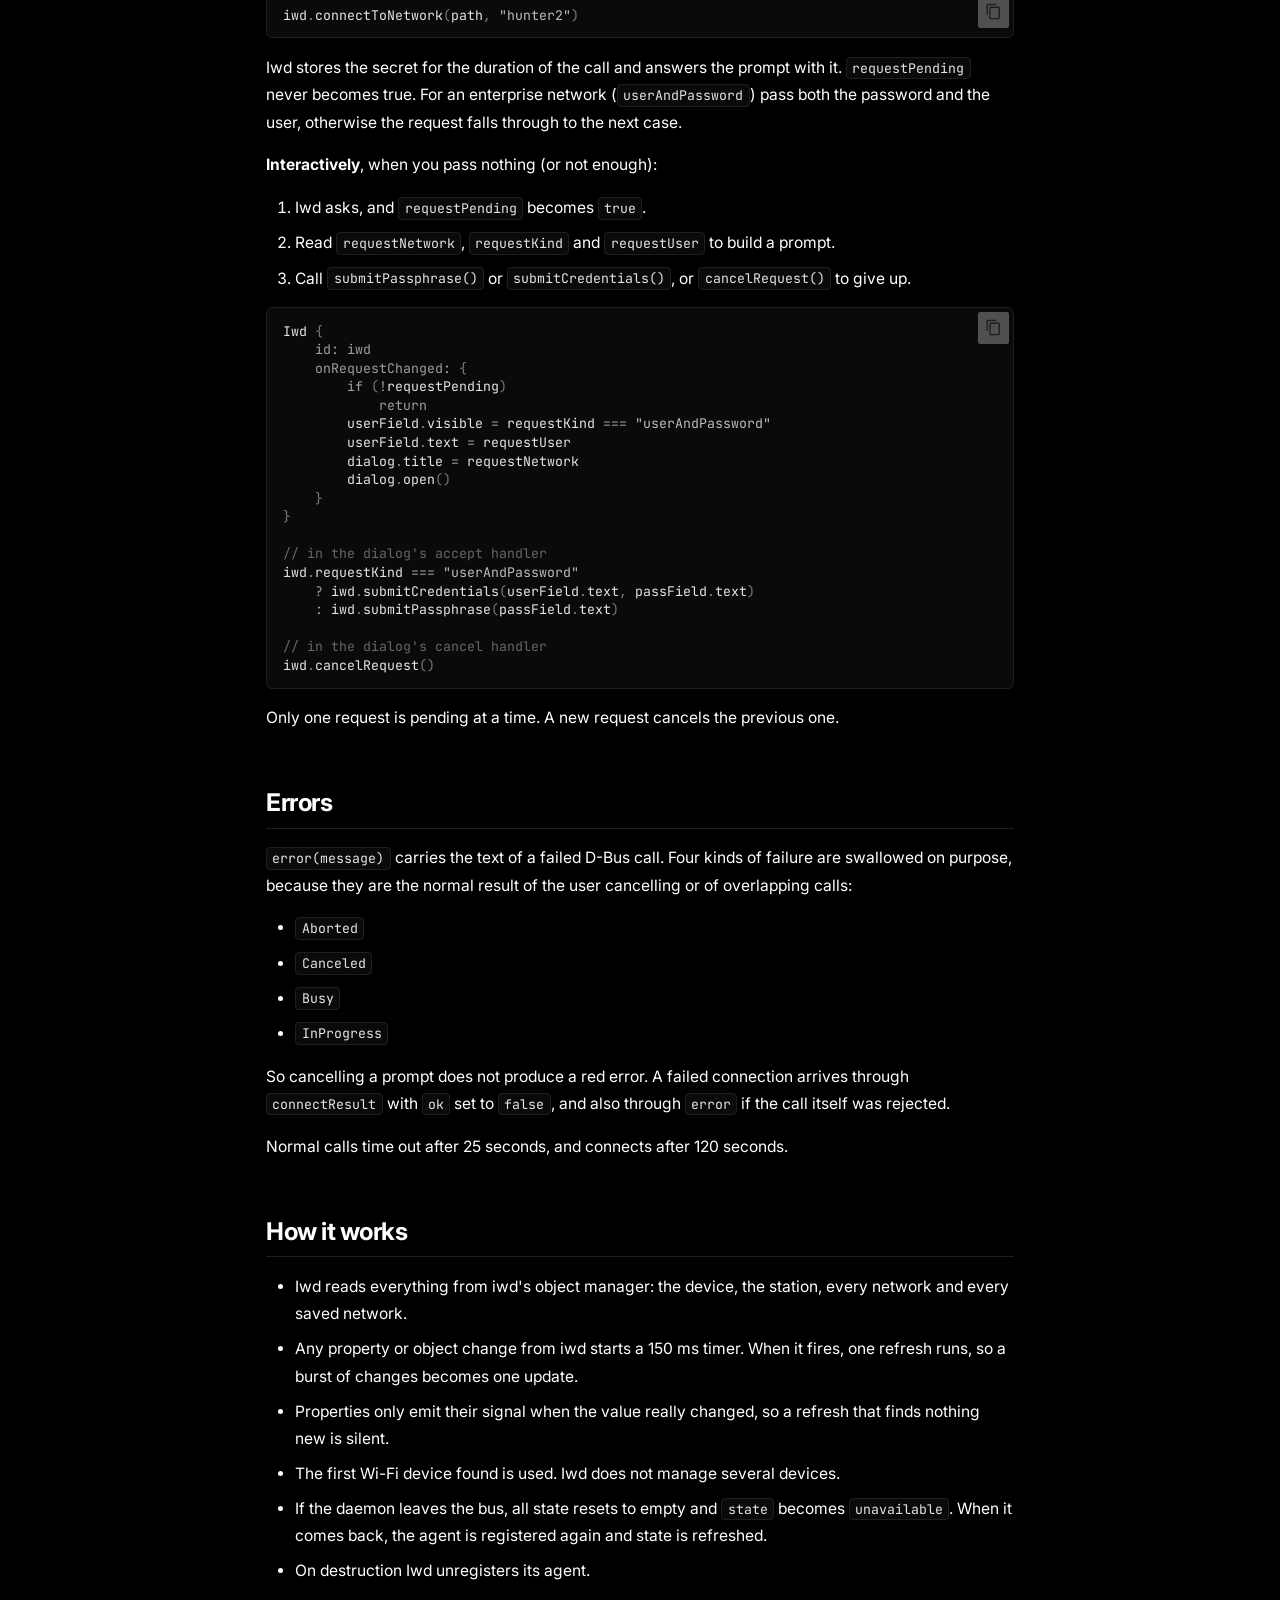
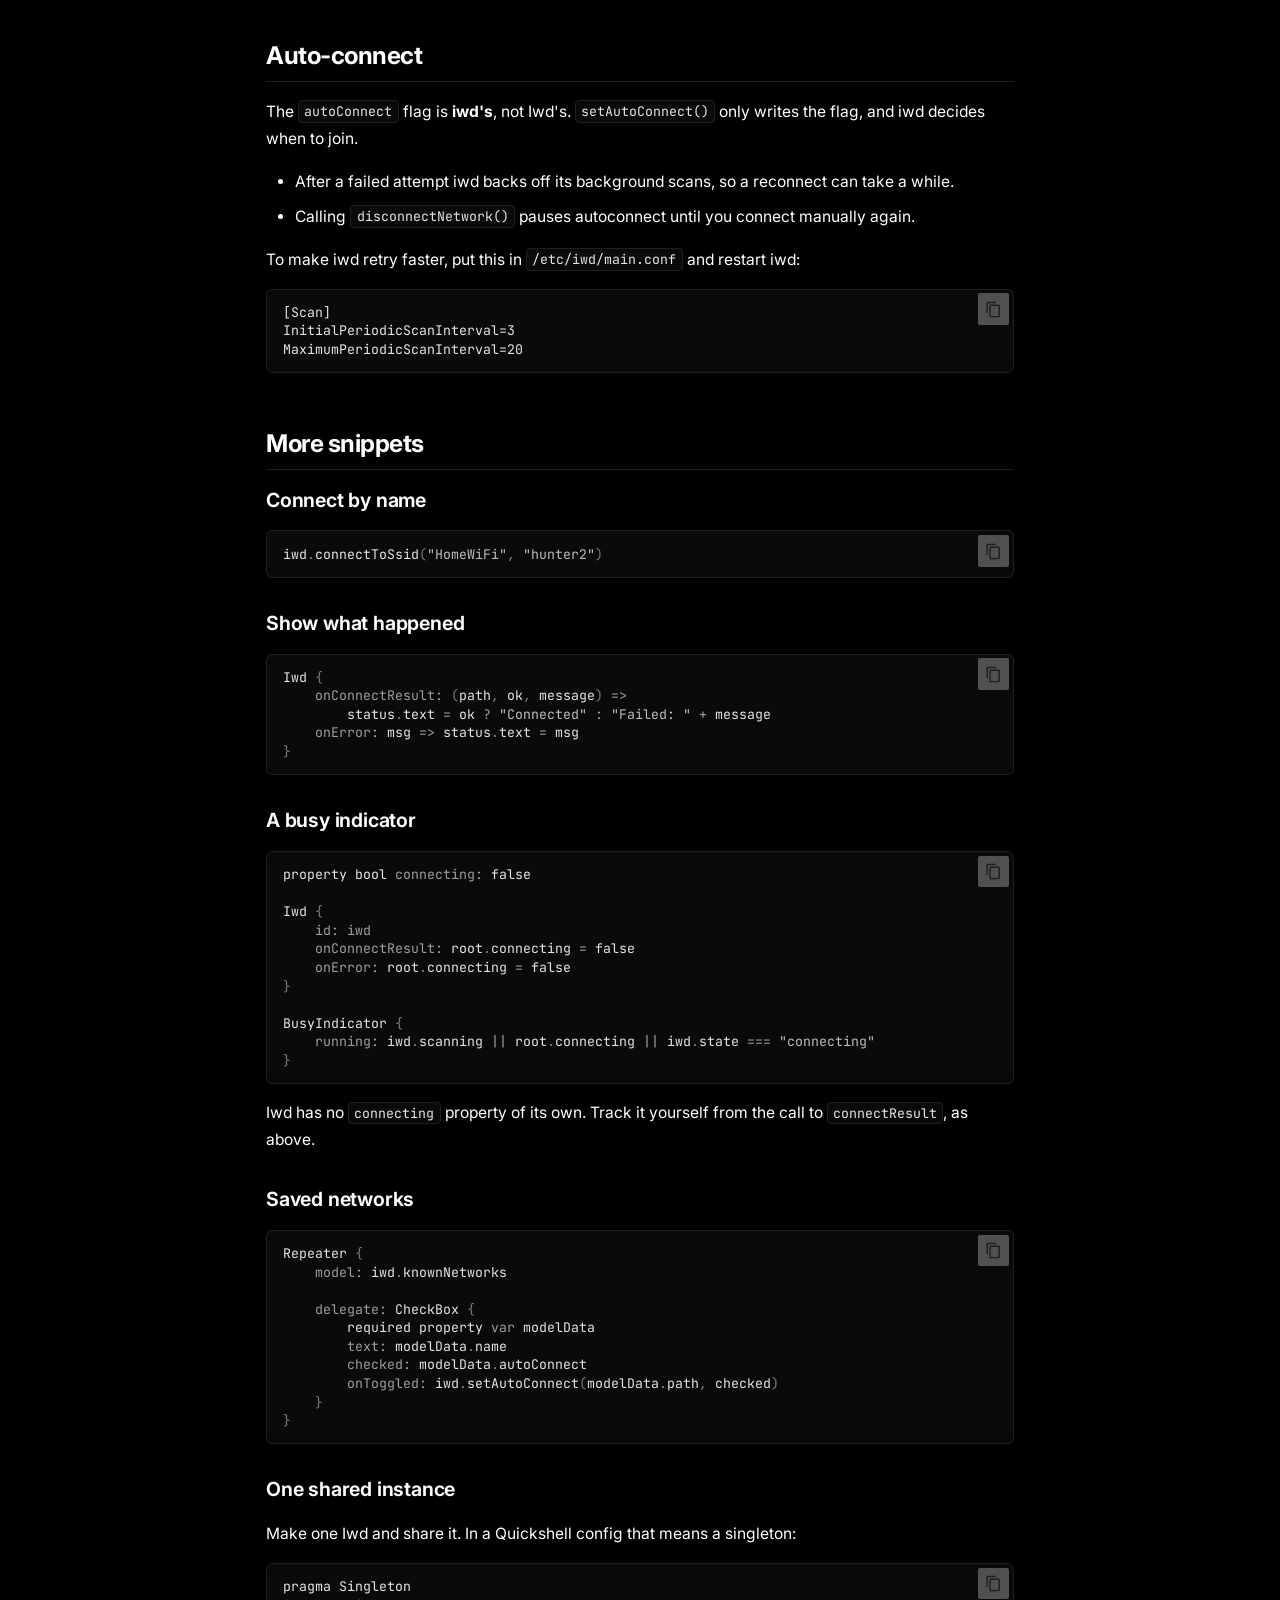
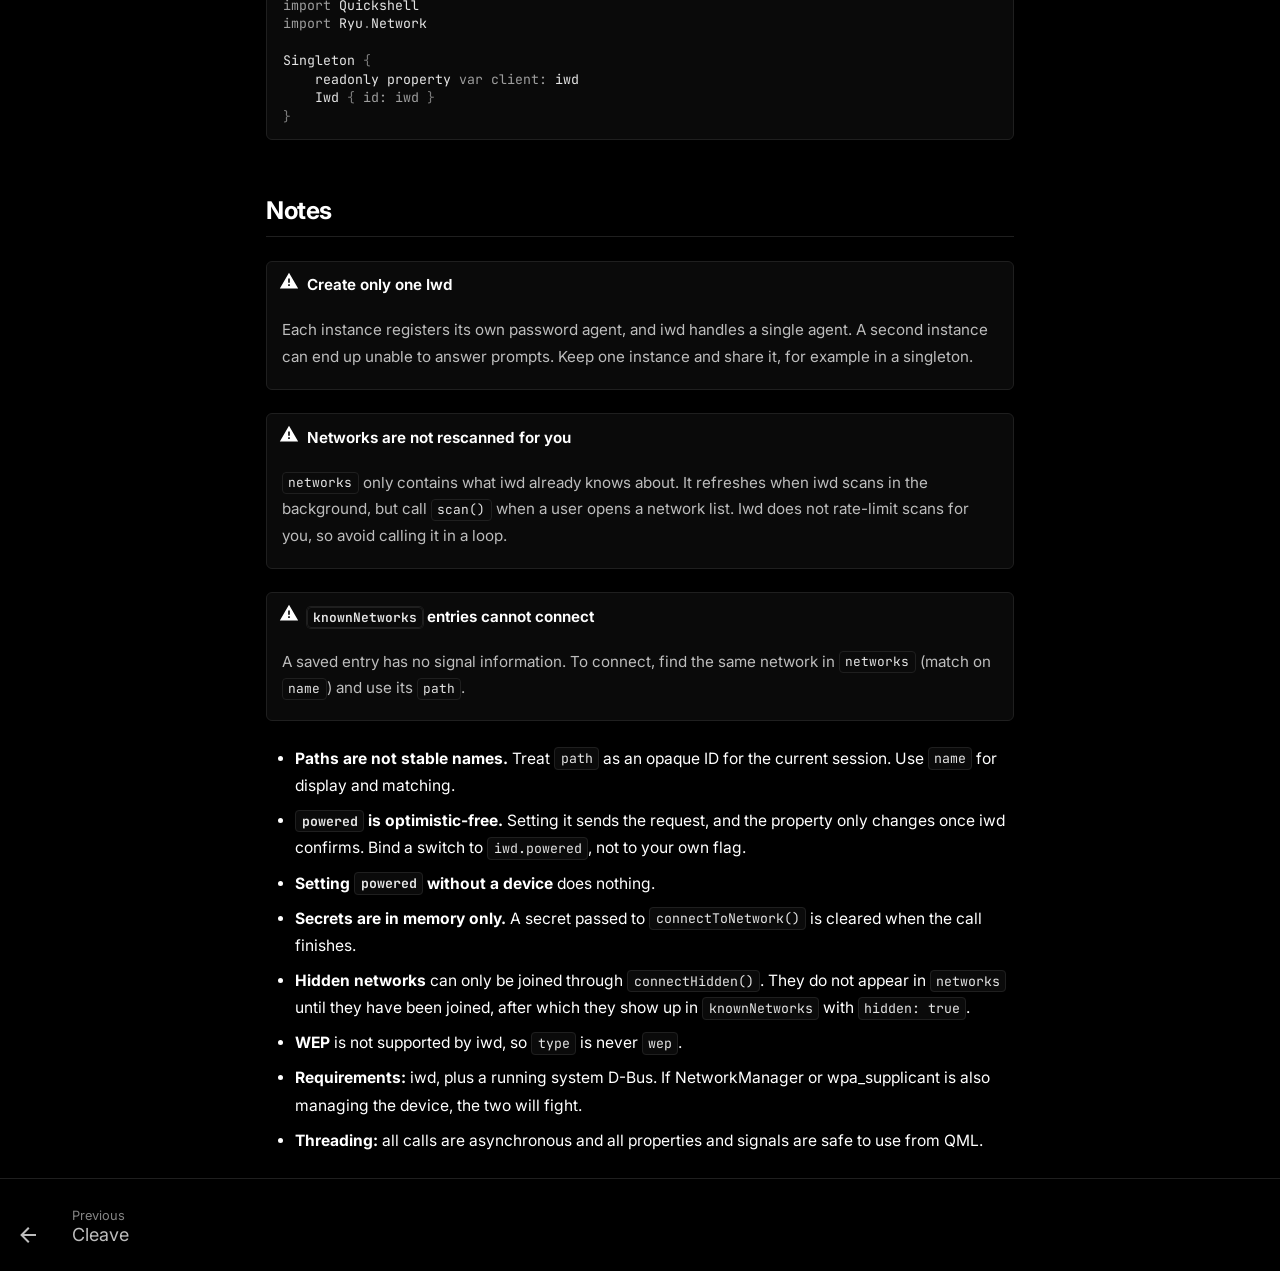
<file: network/iwd/index.html>
<!doctype html>
<html lang="en" class="no-js">
  <head>
    
      <meta charset="utf-8">
      <meta name="viewport" content="width=device-width,initial-scale=1">
      
        <meta name="description" content="Material 3 components for Qt 6 and QML">
      
      
      
        <link rel="canonical" href="https://ryu.safalski.ryzn.pro/network/iwd/">
      
      
        <link rel="prev" href="../../cleave/cleave/">
      
      
      
        
      
      
      <link rel="icon" href="../../dragon.svg">
      <meta name="generator" content="mkdocs-1.6.1, mkdocs-material-9.8.1">
    
    
      
        <title>Iwd - Ryu</title>
      
    
    
      <link rel="stylesheet" href="../../assets/stylesheets/main.57a0d79d.min.css">
      
        
        <link rel="stylesheet" href="../../assets/stylesheets/palette.fb2fffe2.min.css">
      
      


    
    
      
    
    
      
        
        
        <link rel="preconnect" href="https://fonts.gstatic.com" crossorigin>
        <link rel="stylesheet" href="https://fonts.googleapis.com/css?family=Inter:300,300i,400,400i,700,700i%7CJetBrains+Mono:400,400i,700,700i&display=fallback">
        <style>:root{--md-text-font:"Inter";--md-code-font:"JetBrains Mono"}</style>
      
    
    
      <link rel="stylesheet" href="../../stylesheets/extra.css">
    
    <script>__md_scope=new URL("../..",location),__md_hash=e=>[...e].reduce(((e,_)=>(e<<5)-e+_.charCodeAt(0)),0),__md_get=(e,_=localStorage,t=__md_scope)=>JSON.parse(_.getItem(t.pathname+"."+e)),__md_set=(e,_,t=localStorage,a=__md_scope)=>{try{t.setItem(a.pathname+"."+e,JSON.stringify(_))}catch(e){}}</script>
    
      

    
    
  </head>
  
  
    
    
      
    
    
    
    
    <body dir="ltr" data-md-color-scheme="ryu-dark" data-md-color-primary="indigo" data-md-color-accent="indigo">
  
    
    <input class="md-toggle" data-md-toggle="drawer" type="checkbox" id="__drawer" autocomplete="off">
    <input class="md-toggle" data-md-toggle="search" type="checkbox" id="__search" autocomplete="off">
    <label class="md-overlay" for="__drawer"></label>
    <div data-md-component="skip">
      
        
        <a href="#iwd" class="md-skip">
          Skip to content
        </a>
      
    </div>
    <div data-md-component="announce">
      
    </div>
    
    
      

  

<header class="md-header md-header--shadow md-header--lifted" data-md-component="header">
  <nav class="md-header__inner md-grid" aria-label="Header">
    <a href="../.." title="Ryu" class="md-header__button md-logo" aria-label="Ryu" data-md-component="logo">
      
  
  <svg xmlns="http://www.w3.org/2000/svg" viewBox="0 0 640 512"><!--! Font Awesome Free 7.1.0 by @fontawesome - https://fontawesome.com License - https://fontawesome.com/license/free (Icons: CC BY 4.0, Fonts: SIL OFL 1.1, Code: MIT License) Copyright 2025 Fonticons, Inc.--><path d="m352 124.5-51.9-13c-6.5-1.6-11.3-7.1-12-13.8s2.8-13.1 8.7-16.1l40.8-20.4-43.3-32.5c-5.5-4.1-7.8-11.3-5.6-17.9S297.1 0 304 0h160c30.2 0 58.7 14.2 76.8 38.4l57.6 76.8c6.2 8.3 9.6 18.4 9.6 28.8 0 26.5-21.5 48-48 48h-21.5c-17 0-33.3-6.7-45.3-18.7L479.9 160h-32v21.5c0 24.8 12.8 47.9 33.8 61.1l106.6 66.6c32.1 20.1 51.6 55.2 51.6 93.1 0 60.6-49.1 109.8-109.8 109.8L32.3 512c-3.3 0-6.6-.4-9.6-1.4C13.5 507.8 6 501 2.3 492 1 488.7.1 485.1 0 481.3c-.2-3.7.3-7.3 1.3-10.7 2.8-9.2 9.6-16.7 18.6-20.4 3-1.2 6.2-2 9.5-2.2l403.9-36c8.3-.7 14.7-7.7 14.7-16.1 0-4.3-1.7-8.4-4.7-11.4l-44.4-44.4c-30-30-46.9-70.7-46.9-113.1zm160-52.2v-.6zm-1.3 7.4-46.4-11.6q-.3 1.95-.3 3.9c0 13.3 10.7 24 24 24 10.6 0 19.5-6.8 22.7-16.3m-379.8 36.8c16.3-14.5 40.4-16.2 58.5-4.1l130.6 87v27.5c0 32.8 8.4 64.8 24 93H112c-6.7 0-12.7-4.2-15-10.4s-.5-13.3 4.6-17.7l69.4-59.5-152.6 23.5c-7 1.1-13.9-2.6-16.9-9s-1.4-14 3.9-18.8z"/></svg>

    </a>
    <label class="md-header__button md-icon" for="__drawer">
      
      <svg xmlns="http://www.w3.org/2000/svg" viewBox="0 0 24 24"><path d="M3 6h18v2H3zm0 5h18v2H3zm0 5h18v2H3z"/></svg>
    </label>
    <div class="md-header__title" data-md-component="header-title">
      <div class="md-header__ellipsis">
        <div class="md-header__topic">
          <span class="md-ellipsis">
            Ryu
          </span>
        </div>
        <div class="md-header__topic" data-md-component="header-topic">
          <span class="md-ellipsis">
            
              Iwd
            
          </span>
        </div>
      </div>
    </div>
    
      
        <form class="md-header__option" data-md-component="palette">
  
    
    
    
    <input class="md-option" data-md-color-media="" data-md-color-scheme="ryu-dark" data-md-color-primary="indigo" data-md-color-accent="indigo"  aria-label="Switch to light mode"  type="radio" name="__palette" id="__palette_0">
    
      <label class="md-header__button md-icon" title="Switch to light mode" for="__palette_1" hidden>
        <svg xmlns="http://www.w3.org/2000/svg" viewBox="0 0 24 24"><path d="M12 7a5 5 0 0 1 5 5 5 5 0 0 1-5 5 5 5 0 0 1-5-5 5 5 0 0 1 5-5m0 2a3 3 0 0 0-3 3 3 3 0 0 0 3 3 3 3 0 0 0 3-3 3 3 0 0 0-3-3m0-7 2.39 3.42C13.65 5.15 12.84 5 12 5s-1.65.15-2.39.42zM3.34 7l4.16-.35A7.2 7.2 0 0 0 5.94 8.5c-.44.74-.69 1.5-.83 2.29zm.02 10 1.76-3.77a7.131 7.131 0 0 0 2.38 4.14zM20.65 7l-1.77 3.79a7.02 7.02 0 0 0-2.38-4.15zm-.01 10-4.14.36c.59-.51 1.12-1.14 1.54-1.86.42-.73.69-1.5.83-2.29zM12 22l-2.41-3.44c.74.27 1.55.44 2.41.44.82 0 1.63-.17 2.37-.44z"/></svg>
      </label>
    
  
    
    
    
    <input class="md-option" data-md-color-media="" data-md-color-scheme="ryu-light" data-md-color-primary="indigo" data-md-color-accent="indigo"  aria-label="Switch to dark mode"  type="radio" name="__palette" id="__palette_1">
    
      <label class="md-header__button md-icon" title="Switch to dark mode" for="__palette_0" hidden>
        <svg xmlns="http://www.w3.org/2000/svg" viewBox="0 0 24 24"><path d="m17.75 4.09-2.53 1.94.91 3.06-2.63-1.81-2.63 1.81.91-3.06-2.53-1.94L12.44 4l1.06-3 1.06 3zm3.5 6.91-1.64 1.25.59 1.98-1.7-1.17-1.7 1.17.59-1.98L15.75 11l2.06-.05L18.5 9l.69 1.95zm-2.28 4.95c.83-.08 1.72 1.1 1.19 1.85-.32.45-.66.87-1.08 1.27C15.17 23 8.84 23 4.94 19.07c-3.91-3.9-3.91-10.24 0-14.14.4-.4.82-.76 1.27-1.08.75-.53 1.93.36 1.85 1.19-.27 2.86.69 5.83 2.89 8.02a9.96 9.96 0 0 0 8.02 2.89m-1.64 2.02a12.08 12.08 0 0 1-7.8-3.47c-2.17-2.19-3.33-5-3.49-7.82-2.81 3.14-2.7 7.96.31 10.98 3.02 3.01 7.84 3.12 10.98.31"/></svg>
      </label>
    
  
</form>
      
    
    
      <script>var palette=__md_get("__palette");if(palette&&palette.color){if("(prefers-color-scheme)"===palette.color.media){var media=matchMedia("(prefers-color-scheme: light)"),input=document.querySelector(media.matches?"[data-md-color-media='(prefers-color-scheme: light)']":"[data-md-color-media='(prefers-color-scheme: dark)']");palette.color.media=input.getAttribute("data-md-color-media"),palette.color.scheme=input.getAttribute("data-md-color-scheme"),palette.color.primary=input.getAttribute("data-md-color-primary"),palette.color.accent=input.getAttribute("data-md-color-accent")}for(var[key,value]of Object.entries(palette.color))document.body.setAttribute("data-md-color-"+key,value)}</script>
    
    
    
      
      
        <label class="md-header__button md-icon" for="__search">
          
          <svg xmlns="http://www.w3.org/2000/svg" viewBox="0 0 24 24"><path d="M9.5 3A6.5 6.5 0 0 1 16 9.5c0 1.61-.59 3.09-1.56 4.23l.27.27h.79l5 5-1.5 1.5-5-5v-.79l-.27-.27A6.52 6.52 0 0 1 9.5 16 6.5 6.5 0 0 1 3 9.5 6.5 6.5 0 0 1 9.5 3m0 2C7 5 5 7 5 9.5S7 14 9.5 14 14 12 14 9.5 12 5 9.5 5"/></svg>
        </label>
        <div class="md-search" data-md-component="search" role="dialog">
  <label class="md-search__overlay" for="__search"></label>
  <div class="md-search__inner" role="search">
    <form class="md-search__form" name="search">
      <input type="text" class="md-search__input" name="query" aria-label="Search" placeholder="Search" autocapitalize="off" autocorrect="off" autocomplete="off" spellcheck="false" data-md-component="search-query" required>
      <label class="md-search__icon md-icon" for="__search">
        
        <svg xmlns="http://www.w3.org/2000/svg" viewBox="0 0 24 24"><path d="M9.5 3A6.5 6.5 0 0 1 16 9.5c0 1.61-.59 3.09-1.56 4.23l.27.27h.79l5 5-1.5 1.5-5-5v-.79l-.27-.27A6.52 6.52 0 0 1 9.5 16 6.5 6.5 0 0 1 3 9.5 6.5 6.5 0 0 1 9.5 3m0 2C7 5 5 7 5 9.5S7 14 9.5 14 14 12 14 9.5 12 5 9.5 5"/></svg>
        
        <svg xmlns="http://www.w3.org/2000/svg" viewBox="0 0 24 24"><path d="M20 11v2H8l5.5 5.5-1.42 1.42L4.16 12l7.92-7.92L13.5 5.5 8 11z"/></svg>
      </label>
      <nav class="md-search__options" aria-label="Search">
        
        <button type="reset" class="md-search__icon md-icon" title="Clear" aria-label="Clear" tabindex="-1">
          
          <svg xmlns="http://www.w3.org/2000/svg" viewBox="0 0 24 24"><path d="M19 6.41 17.59 5 12 10.59 6.41 5 5 6.41 10.59 12 5 17.59 6.41 19 12 13.41 17.59 19 19 17.59 13.41 12z"/></svg>
        </button>
      </nav>
      
        <div class="md-search__suggest" data-md-component="search-suggest"></div>
      
    </form>
    <div class="md-search__output">
      <div class="md-search__scrollwrap" tabindex="0" data-md-scrollfix>
        <div class="md-search-result" data-md-component="search-result">
          <div class="md-search-result__meta">
            Initializing search
          </div>
          <ol class="md-search-result__list" role="presentation"></ol>
        </div>
      </div>
    </div>
  </div>
</div>
      
    
    
      <div class="md-header__source">
        <a href="https://github.com/Happilli/ryu" title="Go to repository" class="md-source" data-md-component="source">
  <div class="md-source__icon md-icon">
    
    <svg xmlns="http://www.w3.org/2000/svg" viewBox="0 0 512 512"><!--! Font Awesome Free 7.1.0 by @fontawesome - https://fontawesome.com License - https://fontawesome.com/license/free (Icons: CC BY 4.0, Fonts: SIL OFL 1.1, Code: MIT License) Copyright 2025 Fonticons, Inc.--><path d="M173.9 397.4c0 2-2.3 3.6-5.2 3.6-3.3.3-5.6-1.3-5.6-3.6 0-2 2.3-3.6 5.2-3.6 3-.3 5.6 1.3 5.6 3.6m-31.1-4.5c-.7 2 1.3 4.3 4.3 4.9 2.6 1 5.6 0 6.2-2s-1.3-4.3-4.3-5.2c-2.6-.7-5.5.3-6.2 2.3m44.2-1.7c-2.9.7-4.9 2.6-4.6 4.9.3 2 2.9 3.3 5.9 2.6 2.9-.7 4.9-2.6 4.6-4.6-.3-1.9-3-3.2-5.9-2.9M252.8 8C114.1 8 8 113.3 8 252c0 110.9 69.8 205.8 169.5 239.2 12.8 2.3 17.3-5.6 17.3-12.1 0-6.2-.3-40.4-.3-61.4 0 0-70 15-84.7-29.8 0 0-11.4-29.1-27.8-36.6 0 0-22.9-15.7 1.6-15.4 0 0 24.9 2 38.6 25.8 21.9 38.6 58.6 27.5 72.9 20.9 2.3-16 8.8-27.1 16-33.7-55.9-6.2-112.3-14.3-112.3-110.5 0-27.5 7.6-41.3 23.6-58.9-2.6-6.5-11.1-33.3 2.6-67.9 20.9-6.5 69 27 69 27 20-5.6 41.5-8.5 62.8-8.5s42.8 2.9 62.8 8.5c0 0 48.1-33.6 69-27 13.7 34.7 5.2 61.4 2.6 67.9 16 17.7 25.8 31.5 25.8 58.9 0 96.5-58.9 104.2-114.8 110.5 9.2 7.9 17 22.9 17 46.4 0 33.7-.3 75.4-.3 83.6 0 6.5 4.6 14.4 17.3 12.1C436.2 457.8 504 362.9 504 252 504 113.3 391.5 8 252.8 8M105.2 352.9c-1.3 1-1 3.3.7 5.2 1.6 1.6 3.9 2.3 5.2 1 1.3-1 1-3.3-.7-5.2-1.6-1.6-3.9-2.3-5.2-1m-10.8-8.1c-.7 1.3.3 2.9 2.3 3.9 1.6 1 3.6.7 4.3-.7.7-1.3-.3-2.9-2.3-3.9-2-.6-3.6-.3-4.3.7m32.4 35.6c-1.6 1.3-1 4.3 1.3 6.2 2.3 2.3 5.2 2.6 6.5 1 1.3-1.3.7-4.3-1.3-6.2-2.2-2.3-5.2-2.6-6.5-1m-11.4-14.7c-1.6 1-1.6 3.6 0 5.9s4.3 3.3 5.6 2.3c1.6-1.3 1.6-3.9 0-6.2-1.4-2.3-4-3.3-5.6-2"/></svg>
  </div>
  <div class="md-source__repository">
    Happilli/ryu
  </div>
</a>
      </div>
    
  </nav>
  
    
      
<nav class="md-tabs" aria-label="Tabs" data-md-component="tabs">
  <div class="md-grid">
    <ul class="md-tabs__list">
      
        
  
  
  
  
    <li class="md-tabs__item">
      <a href="../.." class="md-tabs__link">
        
  
  
    
  
  Home

      </a>
    </li>
  

      
        
  
  
  
  
    <li class="md-tabs__item">
      <a href="../../embedding/" class="md-tabs__link">
        
  
  
    
  
  Embedding

      </a>
    </li>
  

      
        
  
  
  
  
    
    
      <li class="md-tabs__item">
        <a href="../../extraa/wavy-progress/" class="md-tabs__link">
          
  
  
  Extraa

        </a>
      </li>
    
  

      
        
  
  
  
  
    
    
      <li class="md-tabs__item">
        <a href="../../shapes/material-shape/" class="md-tabs__link">
          
  
  
  Shapes

        </a>
      </li>
    
  

      
        
  
  
  
  
    
    
      <li class="md-tabs__item">
        <a href="../../cleave/cleave/" class="md-tabs__link">
          
  
  
  Cleave

        </a>
      </li>
    
  

      
        
  
  
  
    
  
  
    
    
      <li class="md-tabs__item md-tabs__item--active">
        <a href="./" class="md-tabs__link">
          
  
  
  Network

        </a>
      </li>
    
  

      
    </ul>
  </div>
</nav>
    
  
</header>
    
    <div class="md-container" data-md-component="container">
      
      
        
      
      <main class="md-main" data-md-component="main">
        <div class="md-main__inner md-grid">
          
            
              
              <div class="md-sidebar md-sidebar--primary" data-md-component="sidebar" data-md-type="navigation" >
                <div class="md-sidebar__scrollwrap">
                  <div class="md-sidebar__inner">
                    


  


<nav class="md-nav md-nav--primary md-nav--lifted" aria-label="Navigation" data-md-level="0">
  <label class="md-nav__title" for="__drawer">
    <a href="../.." title="Ryu" class="md-nav__button md-logo" aria-label="Ryu" data-md-component="logo">
      
  
  <svg xmlns="http://www.w3.org/2000/svg" viewBox="0 0 640 512"><!--! Font Awesome Free 7.1.0 by @fontawesome - https://fontawesome.com License - https://fontawesome.com/license/free (Icons: CC BY 4.0, Fonts: SIL OFL 1.1, Code: MIT License) Copyright 2025 Fonticons, Inc.--><path d="m352 124.5-51.9-13c-6.5-1.6-11.3-7.1-12-13.8s2.8-13.1 8.7-16.1l40.8-20.4-43.3-32.5c-5.5-4.1-7.8-11.3-5.6-17.9S297.1 0 304 0h160c30.2 0 58.7 14.2 76.8 38.4l57.6 76.8c6.2 8.3 9.6 18.4 9.6 28.8 0 26.5-21.5 48-48 48h-21.5c-17 0-33.3-6.7-45.3-18.7L479.9 160h-32v21.5c0 24.8 12.8 47.9 33.8 61.1l106.6 66.6c32.1 20.1 51.6 55.2 51.6 93.1 0 60.6-49.1 109.8-109.8 109.8L32.3 512c-3.3 0-6.6-.4-9.6-1.4C13.5 507.8 6 501 2.3 492 1 488.7.1 485.1 0 481.3c-.2-3.7.3-7.3 1.3-10.7 2.8-9.2 9.6-16.7 18.6-20.4 3-1.2 6.2-2 9.5-2.2l403.9-36c8.3-.7 14.7-7.7 14.7-16.1 0-4.3-1.7-8.4-4.7-11.4l-44.4-44.4c-30-30-46.9-70.7-46.9-113.1zm160-52.2v-.6zm-1.3 7.4-46.4-11.6q-.3 1.95-.3 3.9c0 13.3 10.7 24 24 24 10.6 0 19.5-6.8 22.7-16.3m-379.8 36.8c16.3-14.5 40.4-16.2 58.5-4.1l130.6 87v27.5c0 32.8 8.4 64.8 24 93H112c-6.7 0-12.7-4.2-15-10.4s-.5-13.3 4.6-17.7l69.4-59.5-152.6 23.5c-7 1.1-13.9-2.6-16.9-9s-1.4-14 3.9-18.8z"/></svg>

    </a>
    Ryu
  </label>
  
    <div class="md-nav__source">
      <a href="https://github.com/Happilli/ryu" title="Go to repository" class="md-source" data-md-component="source">
  <div class="md-source__icon md-icon">
    
    <svg xmlns="http://www.w3.org/2000/svg" viewBox="0 0 512 512"><!--! Font Awesome Free 7.1.0 by @fontawesome - https://fontawesome.com License - https://fontawesome.com/license/free (Icons: CC BY 4.0, Fonts: SIL OFL 1.1, Code: MIT License) Copyright 2025 Fonticons, Inc.--><path d="M173.9 397.4c0 2-2.3 3.6-5.2 3.6-3.3.3-5.6-1.3-5.6-3.6 0-2 2.3-3.6 5.2-3.6 3-.3 5.6 1.3 5.6 3.6m-31.1-4.5c-.7 2 1.3 4.3 4.3 4.9 2.6 1 5.6 0 6.2-2s-1.3-4.3-4.3-5.2c-2.6-.7-5.5.3-6.2 2.3m44.2-1.7c-2.9.7-4.9 2.6-4.6 4.9.3 2 2.9 3.3 5.9 2.6 2.9-.7 4.9-2.6 4.6-4.6-.3-1.9-3-3.2-5.9-2.9M252.8 8C114.1 8 8 113.3 8 252c0 110.9 69.8 205.8 169.5 239.2 12.8 2.3 17.3-5.6 17.3-12.1 0-6.2-.3-40.4-.3-61.4 0 0-70 15-84.7-29.8 0 0-11.4-29.1-27.8-36.6 0 0-22.9-15.7 1.6-15.4 0 0 24.9 2 38.6 25.8 21.9 38.6 58.6 27.5 72.9 20.9 2.3-16 8.8-27.1 16-33.7-55.9-6.2-112.3-14.3-112.3-110.5 0-27.5 7.6-41.3 23.6-58.9-2.6-6.5-11.1-33.3 2.6-67.9 20.9-6.5 69 27 69 27 20-5.6 41.5-8.5 62.8-8.5s42.8 2.9 62.8 8.5c0 0 48.1-33.6 69-27 13.7 34.7 5.2 61.4 2.6 67.9 16 17.7 25.8 31.5 25.8 58.9 0 96.5-58.9 104.2-114.8 110.5 9.2 7.9 17 22.9 17 46.4 0 33.7-.3 75.4-.3 83.6 0 6.5 4.6 14.4 17.3 12.1C436.2 457.8 504 362.9 504 252 504 113.3 391.5 8 252.8 8M105.2 352.9c-1.3 1-1 3.3.7 5.2 1.6 1.6 3.9 2.3 5.2 1 1.3-1 1-3.3-.7-5.2-1.6-1.6-3.9-2.3-5.2-1m-10.8-8.1c-.7 1.3.3 2.9 2.3 3.9 1.6 1 3.6.7 4.3-.7.7-1.3-.3-2.9-2.3-3.9-2-.6-3.6-.3-4.3.7m32.4 35.6c-1.6 1.3-1 4.3 1.3 6.2 2.3 2.3 5.2 2.6 6.5 1 1.3-1.3.7-4.3-1.3-6.2-2.2-2.3-5.2-2.6-6.5-1m-11.4-14.7c-1.6 1-1.6 3.6 0 5.9s4.3 3.3 5.6 2.3c1.6-1.3 1.6-3.9 0-6.2-1.4-2.3-4-3.3-5.6-2"/></svg>
  </div>
  <div class="md-source__repository">
    Happilli/ryu
  </div>
</a>
    </div>
  
  <ul class="md-nav__list" data-md-scrollfix>
    
      
      
  
  
  
  
    <li class="md-nav__item">
      <a href="../.." class="md-nav__link">
        
  
  
  <span class="md-ellipsis">
    
  
    Home
  

    
  </span>
  
  

      </a>
    </li>
  

    
      
      
  
  
  
  
    <li class="md-nav__item">
      <a href="../../embedding/" class="md-nav__link">
        
  
  
  <span class="md-ellipsis">
    
  
    Embedding
  

    
  </span>
  
  

      </a>
    </li>
  

    
      
      
  
  
  
  
    
    
    
    
      
      
        
      
    
    
    <li class="md-nav__item md-nav__item--nested">
      
        
        
        <input class="md-nav__toggle md-toggle " type="checkbox" id="__nav_3" >
        
          
          <label class="md-nav__link" for="__nav_3" id="__nav_3_label" tabindex="0">
            
  
  
  <span class="md-ellipsis">
    
  
    Extraa
  

    
  </span>
  
  

            <span class="md-nav__icon md-icon"></span>
          </label>
        
        <nav class="md-nav" data-md-level="1" aria-labelledby="__nav_3_label" aria-expanded="false">
          <label class="md-nav__title" for="__nav_3">
            <span class="md-nav__icon md-icon"></span>
            
  
    Extraa
  

          </label>
          <ul class="md-nav__list" data-md-scrollfix>
            
              
                
  
  
  
  
    <li class="md-nav__item">
      <a href="../../extraa/wavy-progress/" class="md-nav__link">
        
  
  
  <span class="md-ellipsis">
    
  
    WavyProgress
  

    
  </span>
  
  

      </a>
    </li>
  

              
            
              
                
  
  
  
  
    <li class="md-nav__item">
      <a href="../../extraa/material-slider/" class="md-nav__link">
        
  
  
  <span class="md-ellipsis">
    
  
    MaterialSlider
  

    
  </span>
  
  

      </a>
    </li>
  

              
            
              
                
  
  
  
  
    <li class="md-nav__item">
      <a href="../../extraa/material-button-group/" class="md-nav__link">
        
  
  
  <span class="md-ellipsis">
    
  
    MaterialButtonGroup
  

    
  </span>
  
  

      </a>
    </li>
  

              
            
              
                
  
  
  
  
    <li class="md-nav__item">
      <a href="../../extraa/material-search-box/" class="md-nav__link">
        
  
  
  <span class="md-ellipsis">
    
  
    MaterialSearchBox
  

    
  </span>
  
  

      </a>
    </li>
  

              
            
              
                
  
  
  
  
    <li class="md-nav__item">
      <a href="../../extraa/material-menu/" class="md-nav__link">
        
  
  
  <span class="md-ellipsis">
    
  
    MaterialMenu
  

    
  </span>
  
  

      </a>
    </li>
  

              
            
              
                
  
  
  
  
    <li class="md-nav__item">
      <a href="../../extraa/material-list/" class="md-nav__link">
        
  
  
  <span class="md-ellipsis">
    
  
    MaterialList
  

    
  </span>
  
  

      </a>
    </li>
  

              
            
          </ul>
        </nav>
      
    </li>
  

    
      
      
  
  
  
  
    
    
    
    
      
      
        
      
    
    
    <li class="md-nav__item md-nav__item--nested">
      
        
        
        <input class="md-nav__toggle md-toggle " type="checkbox" id="__nav_4" >
        
          
          <label class="md-nav__link" for="__nav_4" id="__nav_4_label" tabindex="0">
            
  
  
  <span class="md-ellipsis">
    
  
    Shapes
  

    
  </span>
  
  

            <span class="md-nav__icon md-icon"></span>
          </label>
        
        <nav class="md-nav" data-md-level="1" aria-labelledby="__nav_4_label" aria-expanded="false">
          <label class="md-nav__title" for="__nav_4">
            <span class="md-nav__icon md-icon"></span>
            
  
    Shapes
  

          </label>
          <ul class="md-nav__list" data-md-scrollfix>
            
              
                
  
  
  
  
    <li class="md-nav__item">
      <a href="../../shapes/material-shape/" class="md-nav__link">
        
  
  
  <span class="md-ellipsis">
    
  
    MaterialShape
  

    
  </span>
  
  

      </a>
    </li>
  

              
            
          </ul>
        </nav>
      
    </li>
  

    
      
      
  
  
  
  
    
    
    
    
      
      
        
      
    
    
    <li class="md-nav__item md-nav__item--nested">
      
        
        
        <input class="md-nav__toggle md-toggle " type="checkbox" id="__nav_5" >
        
          
          <label class="md-nav__link" for="__nav_5" id="__nav_5_label" tabindex="0">
            
  
  
  <span class="md-ellipsis">
    
  
    Cleave
  

    
  </span>
  
  

            <span class="md-nav__icon md-icon"></span>
          </label>
        
        <nav class="md-nav" data-md-level="1" aria-labelledby="__nav_5_label" aria-expanded="false">
          <label class="md-nav__title" for="__nav_5">
            <span class="md-nav__icon md-icon"></span>
            
  
    Cleave
  

          </label>
          <ul class="md-nav__list" data-md-scrollfix>
            
              
                
  
  
  
  
    <li class="md-nav__item">
      <a href="../../cleave/cleave/" class="md-nav__link">
        
  
  
  <span class="md-ellipsis">
    
  
    Cleave
  

    
  </span>
  
  

      </a>
    </li>
  

              
            
          </ul>
        </nav>
      
    </li>
  

    
      
      
  
  
    
  
  
  
    
    
    
    
      
        
        
      
      
        
      
    
    
    <li class="md-nav__item md-nav__item--active md-nav__item--section md-nav__item--nested">
      
        
        
        <input class="md-nav__toggle md-toggle " type="checkbox" id="__nav_6" checked>
        
          
          <label class="md-nav__link" for="__nav_6" id="__nav_6_label" tabindex="">
            
  
  
  <span class="md-ellipsis">
    
  
    Network
  

    
  </span>
  
  

            <span class="md-nav__icon md-icon"></span>
          </label>
        
        <nav class="md-nav" data-md-level="1" aria-labelledby="__nav_6_label" aria-expanded="true">
          <label class="md-nav__title" for="__nav_6">
            <span class="md-nav__icon md-icon"></span>
            
  
    Network
  

          </label>
          <ul class="md-nav__list" data-md-scrollfix>
            
              
                
  
  
    
  
  
  
    <li class="md-nav__item md-nav__item--active">
      
      <input class="md-nav__toggle md-toggle" type="checkbox" id="__toc">
      
      
        
      
      
        <label class="md-nav__link md-nav__link--active" for="__toc">
          
  
  
  <span class="md-ellipsis">
    
  
    Iwd
  

    
  </span>
  
  

          <span class="md-nav__icon md-icon"></span>
        </label>
      
      <a href="./" class="md-nav__link md-nav__link--active">
        
  
  
  <span class="md-ellipsis">
    
  
    Iwd
  

    
  </span>
  
  

      </a>
      
        

<nav class="md-nav md-nav--secondary" aria-label="Table of contents">
  
  
  
    
  
  
    <label class="md-nav__title" for="__toc">
      <span class="md-nav__icon md-icon"></span>
      Table of contents
    </label>
    <ul class="md-nav__list" data-md-component="toc" data-md-scrollfix>
      
        <li class="md-nav__item">
  <a href="#properties" class="md-nav__link">
    <span class="md-ellipsis">
      
        Properties
      
    </span>
  </a>
  
    <nav class="md-nav" aria-label="Properties">
      <ul class="md-nav__list">
        
          <li class="md-nav__item">
  <a href="#state" class="md-nav__link">
    <span class="md-ellipsis">
      
        State
      
    </span>
  </a>
  
</li>
        
          <li class="md-nav__item">
  <a href="#networks" class="md-nav__link">
    <span class="md-ellipsis">
      
        Networks
      
    </span>
  </a>
  
</li>
        
          <li class="md-nav__item">
  <a href="#password-request" class="md-nav__link">
    <span class="md-ellipsis">
      
        Password request
      
    </span>
  </a>
  
</li>
        
      </ul>
    </nav>
  
</li>
      
        <li class="md-nav__item">
  <a href="#network-entries" class="md-nav__link">
    <span class="md-ellipsis">
      
        Network entries
      
    </span>
  </a>
  
</li>
      
        <li class="md-nav__item">
  <a href="#saved-entries" class="md-nav__link">
    <span class="md-ellipsis">
      
        Saved entries
      
    </span>
  </a>
  
</li>
      
        <li class="md-nav__item">
  <a href="#methods" class="md-nav__link">
    <span class="md-ellipsis">
      
        Methods
      
    </span>
  </a>
  
</li>
      
        <li class="md-nav__item">
  <a href="#signals" class="md-nav__link">
    <span class="md-ellipsis">
      
        Signals
      
    </span>
  </a>
  
</li>
      
        <li class="md-nav__item">
  <a href="#password-requests" class="md-nav__link">
    <span class="md-ellipsis">
      
        Password requests
      
    </span>
  </a>
  
</li>
      
        <li class="md-nav__item">
  <a href="#errors" class="md-nav__link">
    <span class="md-ellipsis">
      
        Errors
      
    </span>
  </a>
  
</li>
      
        <li class="md-nav__item">
  <a href="#how-it-works" class="md-nav__link">
    <span class="md-ellipsis">
      
        How it works
      
    </span>
  </a>
  
</li>
      
        <li class="md-nav__item">
  <a href="#auto-connect" class="md-nav__link">
    <span class="md-ellipsis">
      
        Auto-connect
      
    </span>
  </a>
  
</li>
      
        <li class="md-nav__item">
  <a href="#more-snippets" class="md-nav__link">
    <span class="md-ellipsis">
      
        More snippets
      
    </span>
  </a>
  
    <nav class="md-nav" aria-label="More snippets">
      <ul class="md-nav__list">
        
          <li class="md-nav__item">
  <a href="#connect-by-name" class="md-nav__link">
    <span class="md-ellipsis">
      
        Connect by name
      
    </span>
  </a>
  
</li>
        
          <li class="md-nav__item">
  <a href="#show-what-happened" class="md-nav__link">
    <span class="md-ellipsis">
      
        Show what happened
      
    </span>
  </a>
  
</li>
        
          <li class="md-nav__item">
  <a href="#a-busy-indicator" class="md-nav__link">
    <span class="md-ellipsis">
      
        A busy indicator
      
    </span>
  </a>
  
</li>
        
          <li class="md-nav__item">
  <a href="#saved-networks" class="md-nav__link">
    <span class="md-ellipsis">
      
        Saved networks
      
    </span>
  </a>
  
</li>
        
          <li class="md-nav__item">
  <a href="#one-shared-instance" class="md-nav__link">
    <span class="md-ellipsis">
      
        One shared instance
      
    </span>
  </a>
  
</li>
        
      </ul>
    </nav>
  
</li>
      
        <li class="md-nav__item">
  <a href="#notes" class="md-nav__link">
    <span class="md-ellipsis">
      
        Notes
      
    </span>
  </a>
  
</li>
      
    </ul>
  
</nav>
      
    </li>
  

              
            
          </ul>
        </nav>
      
    </li>
  

    
  </ul>
</nav>
                  </div>
                </div>
              </div>
            
            
              
              <div class="md-sidebar md-sidebar--secondary" data-md-component="sidebar" data-md-type="toc" >
                <div class="md-sidebar__scrollwrap">
                  <div class="md-sidebar__inner">
                    

<nav class="md-nav md-nav--secondary" aria-label="Table of contents">
  
  
  
    
  
  
    <label class="md-nav__title" for="__toc">
      <span class="md-nav__icon md-icon"></span>
      Table of contents
    </label>
    <ul class="md-nav__list" data-md-component="toc" data-md-scrollfix>
      
        <li class="md-nav__item">
  <a href="#properties" class="md-nav__link">
    <span class="md-ellipsis">
      
        Properties
      
    </span>
  </a>
  
    <nav class="md-nav" aria-label="Properties">
      <ul class="md-nav__list">
        
          <li class="md-nav__item">
  <a href="#state" class="md-nav__link">
    <span class="md-ellipsis">
      
        State
      
    </span>
  </a>
  
</li>
        
          <li class="md-nav__item">
  <a href="#networks" class="md-nav__link">
    <span class="md-ellipsis">
      
        Networks
      
    </span>
  </a>
  
</li>
        
          <li class="md-nav__item">
  <a href="#password-request" class="md-nav__link">
    <span class="md-ellipsis">
      
        Password request
      
    </span>
  </a>
  
</li>
        
      </ul>
    </nav>
  
</li>
      
        <li class="md-nav__item">
  <a href="#network-entries" class="md-nav__link">
    <span class="md-ellipsis">
      
        Network entries
      
    </span>
  </a>
  
</li>
      
        <li class="md-nav__item">
  <a href="#saved-entries" class="md-nav__link">
    <span class="md-ellipsis">
      
        Saved entries
      
    </span>
  </a>
  
</li>
      
        <li class="md-nav__item">
  <a href="#methods" class="md-nav__link">
    <span class="md-ellipsis">
      
        Methods
      
    </span>
  </a>
  
</li>
      
        <li class="md-nav__item">
  <a href="#signals" class="md-nav__link">
    <span class="md-ellipsis">
      
        Signals
      
    </span>
  </a>
  
</li>
      
        <li class="md-nav__item">
  <a href="#password-requests" class="md-nav__link">
    <span class="md-ellipsis">
      
        Password requests
      
    </span>
  </a>
  
</li>
      
        <li class="md-nav__item">
  <a href="#errors" class="md-nav__link">
    <span class="md-ellipsis">
      
        Errors
      
    </span>
  </a>
  
</li>
      
        <li class="md-nav__item">
  <a href="#how-it-works" class="md-nav__link">
    <span class="md-ellipsis">
      
        How it works
      
    </span>
  </a>
  
</li>
      
        <li class="md-nav__item">
  <a href="#auto-connect" class="md-nav__link">
    <span class="md-ellipsis">
      
        Auto-connect
      
    </span>
  </a>
  
</li>
      
        <li class="md-nav__item">
  <a href="#more-snippets" class="md-nav__link">
    <span class="md-ellipsis">
      
        More snippets
      
    </span>
  </a>
  
    <nav class="md-nav" aria-label="More snippets">
      <ul class="md-nav__list">
        
          <li class="md-nav__item">
  <a href="#connect-by-name" class="md-nav__link">
    <span class="md-ellipsis">
      
        Connect by name
      
    </span>
  </a>
  
</li>
        
          <li class="md-nav__item">
  <a href="#show-what-happened" class="md-nav__link">
    <span class="md-ellipsis">
      
        Show what happened
      
    </span>
  </a>
  
</li>
        
          <li class="md-nav__item">
  <a href="#a-busy-indicator" class="md-nav__link">
    <span class="md-ellipsis">
      
        A busy indicator
      
    </span>
  </a>
  
</li>
        
          <li class="md-nav__item">
  <a href="#saved-networks" class="md-nav__link">
    <span class="md-ellipsis">
      
        Saved networks
      
    </span>
  </a>
  
</li>
        
          <li class="md-nav__item">
  <a href="#one-shared-instance" class="md-nav__link">
    <span class="md-ellipsis">
      
        One shared instance
      
    </span>
  </a>
  
</li>
        
      </ul>
    </nav>
  
</li>
      
        <li class="md-nav__item">
  <a href="#notes" class="md-nav__link">
    <span class="md-ellipsis">
      
        Notes
      
    </span>
  </a>
  
</li>
      
    </ul>
  
</nav>
                  </div>
                </div>
              </div>
            
          
          
            <div class="md-content" data-md-component="content">
              
              <article class="md-content__inner md-typeset">
                
                  


  
  


<h1 id="iwd">Iwd<a class="headerlink" href="#iwd" title="Permanent link">&para;</a></h1>
<p>A Wi-Fi backend for <a href="https://iwd.wiki.kernel.org/">iwd</a>. Iwd talks to the iwd daemon over D-Bus and gives QML the device state, the visible and saved networks, and a password agent for the prompts iwd sends. It draws nothing itself. You decide whether the networks become a list, a menu, or a tray popup.</p>
<p>This one is a minimal Wi-Fi panel: a power switch, a scan button and a list of visible networks.</p>
<div class="highlight"><pre><span></span><code><span class="kr">import</span> <span class="nx">QtQuick</span>
<span class="kr">import</span> <span class="nx">QtQuick</span><span class="p">.</span><span class="nx">Controls</span>
<span class="kr">import</span> <span class="nx">Ryu</span><span class="p">.</span><span class="nx">Network</span>

<span class="nx">Column</span> <span class="p">{</span>
    <span class="k">spacing:</span> <span class="mi">8</span>

    <span class="nx">Iwd</span> <span class="p">{</span>
        <span class="kd">id: iwd</span>
        <span class="k">onError:</span> <span class="nx">msg</span> <span class="o">=&gt;</span> <span class="nx">console</span><span class="p">.</span><span class="nx">warn</span><span class="p">(</span><span class="s2">"Iwd:"</span><span class="p">,</span> <span class="nx">msg</span><span class="p">)</span>
    <span class="p">}</span>

    <span class="nx">Row</span> <span class="p">{</span>
        <span class="k">spacing:</span> <span class="mi">12</span>
        <span class="nx">Switch</span> <span class="p">{</span>
            <span class="k">checked:</span> <span class="nx">iwd</span><span class="p">.</span><span class="nx">powered</span>
            <span class="k">enabled:</span> <span class="nx">iwd</span><span class="p">.</span><span class="nx">available</span>
            <span class="k">onToggled:</span> <span class="nx">iwd</span><span class="p">.</span><span class="nx">powered</span> <span class="o">=</span> <span class="nx">checked</span>
        <span class="p">}</span>
        <span class="nx">Button</span> <span class="p">{</span>
            <span class="k">text:</span> <span class="nx">iwd</span><span class="p">.</span><span class="nx">scanning</span> <span class="o">?</span> <span class="s2">"Scanning"</span> <span class="o">:</span> <span class="s2">"Scan"</span>
            <span class="k">enabled:</span> <span class="nx">iwd</span><span class="p">.</span><span class="nx">powered</span> <span class="o">&amp;&amp;</span> <span class="o">!</span><span class="nx">iwd</span><span class="p">.</span><span class="nx">scanning</span>
            <span class="k">onClicked:</span> <span class="nx">iwd</span><span class="p">.</span><span class="nx">scan</span><span class="p">()</span>
        <span class="p">}</span>
        <span class="nx">Label</span> <span class="p">{</span> <span class="k">text:</span> <span class="nx">iwd</span><span class="p">.</span><span class="nx">connectedSsid</span> <span class="o">||</span> <span class="nx">iwd</span><span class="p">.</span><span class="nx">state</span> <span class="p">}</span>
    <span class="p">}</span>

    <span class="nx">Repeater</span> <span class="p">{</span>
        <span class="k">model:</span> <span class="nx">iwd</span><span class="p">.</span><span class="nx">networks</span>

        <span class="k">delegate:</span> <span class="nx">Button</span> <span class="p">{</span>
            <span class="nx">required</span> <span class="nx">property</span> <span class="kd">var</span> <span class="nx">modelData</span>
            <span class="k">text:</span> <span class="nx">modelData</span><span class="p">.</span><span class="nx">name</span> <span class="o">+</span> <span class="s2">"  "</span> <span class="o">+</span> <span class="nx">modelData</span><span class="p">.</span><span class="nx">strength</span> <span class="o">+</span> <span class="s2">"%"</span>
            <span class="k">highlighted:</span> <span class="nx">modelData</span><span class="p">.</span><span class="nx">connected</span>
            <span class="k">onClicked:</span> <span class="nx">iwd</span><span class="p">.</span><span class="nx">connectToNetwork</span><span class="p">(</span><span class="nx">modelData</span><span class="p">.</span><span class="nx">path</span><span class="p">)</span>
        <span class="p">}</span>
    <span class="p">}</span>
<span class="p">}</span>
</code></pre></div>
<p>How it works:</p>
<ul>
<li><strong>No setup call:</strong> Iwd connects as soon as it is created. There is no <code>start()</code>.</li>
<li><strong>Live data:</strong> the lists and state properties update by themselves when iwd reports a change.</li>
<li><strong>Connect by path:</strong> every network has a <code>path</code>. Pass it to <code>connectToNetwork()</code>.</li>
</ul>
<div class="admonition note">
<p class="admonition-title">iwd must be running</p>
<p>Iwd needs the iwd daemon on the system D-Bus. If it is not running, <code>available</code> is <code>false</code> and everything else stays empty. When the daemon starts later, Iwd picks it up on its own.</p>
</div>
<h2 id="properties">Properties<a class="headerlink" href="#properties" title="Permanent link">&para;</a></h2>
<h3 id="state">State<a class="headerlink" href="#state" title="Permanent link">&para;</a></h3>
<table>
<thead>
<tr>
<th>Property</th>
<th>Type</th>
<th>Description</th>
</tr>
</thead>
<tbody>
<tr>
<td><code>available</code></td>
<td><code>bool</code></td>
<td>Read-only. True while the iwd daemon is on the bus.</td>
</tr>
<tr>
<td><code>powered</code></td>
<td><code>bool</code></td>
<td>Whether the Wi-Fi device is on. <strong>Writable.</strong> Setting it powers the device on or off.</td>
</tr>
<tr>
<td><code>scanning</code></td>
<td><code>bool</code></td>
<td>Read-only. True while a scan is in progress.</td>
</tr>
<tr>
<td><code>state</code></td>
<td><code>string</code></td>
<td>Read-only. The station state: <code>connected</code>, <code>connecting</code>, <code>disconnecting</code>, <code>disconnected</code> or <code>roaming</code>. Iwd also reports <code>off</code> when the device has no station (powered off) and <code>unavailable</code> when there is no device or no daemon.</td>
</tr>
<tr>
<td><code>deviceName</code></td>
<td><code>string</code></td>
<td>Read-only. The interface name, for example <code>wlan0</code>. Empty when there is no device.</td>
</tr>
<tr>
<td><code>connectedSsid</code></td>
<td><code>string</code></td>
<td>Read-only. The name of the connected network, or empty.</td>
</tr>
</tbody>
</table>
<h3 id="networks">Networks<a class="headerlink" href="#networks" title="Permanent link">&para;</a></h3>
<table>
<thead>
<tr>
<th>Property</th>
<th>Type</th>
<th>Description</th>
</tr>
</thead>
<tbody>
<tr>
<td><code>networks</code></td>
<td><code>list&lt;var&gt;</code></td>
<td>Read-only. Visible networks, strongest first. See <a href="#network-entries">Network entries</a>.</td>
</tr>
<tr>
<td><code>knownNetworks</code></td>
<td><code>list&lt;var&gt;</code></td>
<td>Read-only. Saved networks, sorted by name. See <a href="#saved-entries">Saved entries</a>.</td>
</tr>
</tbody>
</table>
<h3 id="password-request">Password request<a class="headerlink" href="#password-request" title="Permanent link">&para;</a></h3>
<p>These describe the question iwd is currently asking. See <a href="#password-requests">Password requests</a>.</p>
<table>
<thead>
<tr>
<th>Property</th>
<th>Type</th>
<th>Description</th>
</tr>
</thead>
<tbody>
<tr>
<td><code>requestPending</code></td>
<td><code>bool</code></td>
<td>Read-only. True while iwd is waiting for a credential.</td>
</tr>
<tr>
<td><code>requestKind</code></td>
<td><code>string</code></td>
<td>Read-only. <code>passphrase</code>, <code>privateKeyPassphrase</code>, <code>userAndPassword</code> or <code>userPassword</code>. Empty when nothing is pending.</td>
</tr>
<tr>
<td><code>requestNetwork</code></td>
<td><code>string</code></td>
<td>Read-only. The name of the network being asked about. Empty when nothing is pending.</td>
</tr>
<tr>
<td><code>requestUser</code></td>
<td><code>string</code></td>
<td>Read-only. A username supplied by iwd, to prefill a field. Often empty.</td>
</tr>
</tbody>
</table>
<h2 id="network-entries">Network entries<a class="headerlink" href="#network-entries" title="Permanent link">&para;</a></h2>
<p>Each item in <code>networks</code> is a map with these keys:</p>
<table>
<thead>
<tr>
<th>Key</th>
<th>Type</th>
<th>Description</th>
</tr>
</thead>
<tbody>
<tr>
<td><code>path</code></td>
<td><code>string</code></td>
<td>D-Bus path. Use it with <code>connectToNetwork()</code>, <code>forget()</code> and <code>setAutoConnect()</code>.</td>
</tr>
<tr>
<td><code>name</code></td>
<td><code>string</code></td>
<td>The SSID.</td>
</tr>
<tr>
<td><code>type</code></td>
<td><code>string</code></td>
<td><code>open</code>, <code>psk</code> or <code>8021x</code> (enterprise).</td>
</tr>
<tr>
<td><code>secured</code></td>
<td><code>bool</code></td>
<td><code>true</code> for everything except <code>open</code>.</td>
</tr>
<tr>
<td><code>connected</code></td>
<td><code>bool</code></td>
<td>Whether this is the connected network.</td>
</tr>
<tr>
<td><code>known</code></td>
<td><code>bool</code></td>
<td>Whether it is saved.</td>
</tr>
<tr>
<td><code>knownPath</code></td>
<td><code>string</code></td>
<td>Path of the saved entry, or empty.</td>
</tr>
<tr>
<td><code>autoConnect</code></td>
<td><code>bool</code></td>
<td>The saved network's auto-connect flag. <code>false</code> if not saved.</td>
</tr>
<tr>
<td><code>signal</code></td>
<td><code>real</code></td>
<td>Signal level in dBm, for example <code>-61.0</code>.</td>
</tr>
<tr>
<td><code>strength</code></td>
<td><code>int</code></td>
<td>Signal as a percentage, 0 to 100.</td>
</tr>
</tbody>
</table>
<p><code>strength</code> is <code>(dBm + 90) × 2.5</code>, clamped. So -90 dBm is 0 and -50 dBm is 100.</p>
<h2 id="saved-entries">Saved entries<a class="headerlink" href="#saved-entries" title="Permanent link">&para;</a></h2>
<p>Each item in <code>knownNetworks</code> is a map with these keys:</p>
<table>
<thead>
<tr>
<th>Key</th>
<th>Type</th>
<th>Description</th>
</tr>
</thead>
<tbody>
<tr>
<td><code>path</code></td>
<td><code>string</code></td>
<td>D-Bus path of the saved entry.</td>
</tr>
<tr>
<td><code>name</code></td>
<td><code>string</code></td>
<td>The SSID.</td>
</tr>
<tr>
<td><code>type</code></td>
<td><code>string</code></td>
<td><code>open</code>, <code>psk</code> or <code>8021x</code>.</td>
</tr>
<tr>
<td><code>hidden</code></td>
<td><code>bool</code></td>
<td>Whether iwd saved it as a hidden network.</td>
</tr>
<tr>
<td><code>autoConnect</code></td>
<td><code>bool</code></td>
<td>The auto-connect flag.</td>
</tr>
<tr>
<td><code>lastConnected</code></td>
<td><code>string</code></td>
<td>When it was last joined, as iwd reports it.</td>
</tr>
</tbody>
</table>
<p>Saved entries have no signal data, so they cannot be connected to from this list. Connect from <code>networks</code> instead.</p>
<h2 id="methods">Methods<a class="headerlink" href="#methods" title="Permanent link">&para;</a></h2>
<table>
<thead>
<tr>
<th>Method</th>
<th>Description</th>
</tr>
</thead>
<tbody>
<tr>
<td><code>scan()</code></td>
<td>Starts a scan. Does nothing without a device.</td>
</tr>
<tr>
<td><code>refresh()</code></td>
<td>Re-reads all state from iwd. Called for you whenever iwd changes, so you rarely need it.</td>
</tr>
<tr>
<td><code>connectToNetwork(path, passphrase = "", user = "")</code></td>
<td>Connects to a visible network. If you pass a secret, the agent answers iwd's prompt with it and no request is shown.</td>
</tr>
<tr>
<td><code>connectToSsid(ssid, passphrase = "", user = "")</code></td>
<td>Looks the network up by name in <code>networks</code> and connects. Emits <code>error</code> with <code>network not found: &lt;ssid&gt;</code> if it is not visible.</td>
</tr>
<tr>
<td><code>connectHidden(ssid, passphrase = "")</code></td>
<td>Connects to a hidden network by name.</td>
</tr>
<tr>
<td><code>disconnectNetwork()</code></td>
<td>Disconnects the station.</td>
</tr>
<tr>
<td><code>forget(path)</code></td>
<td>Deletes a saved network. Accepts either a network <code>path</code> or a saved <code>path</code>.</td>
</tr>
<tr>
<td><code>setAutoConnect(path, on)</code></td>
<td>Sets the auto-connect flag on a saved network. Same path rules as <code>forget()</code>.</td>
</tr>
<tr>
<td><code>submitPassphrase(passphrase)</code></td>
<td>Answers a pending request that needs only a secret.</td>
</tr>
<tr>
<td><code>submitCredentials(user, password)</code></td>
<td>Answers a pending <code>userAndPassword</code> request.</td>
</tr>
<tr>
<td><code>cancelRequest()</code></td>
<td>Rejects the pending request.</td>
</tr>
</tbody>
</table>
<p>Calls are asynchronous. Results arrive through <code>connectResult</code>, <code>error</code> and the property signals.</p>
<h2 id="signals">Signals<a class="headerlink" href="#signals" title="Permanent link">&para;</a></h2>
<table>
<thead>
<tr>
<th>Signal</th>
<th>Description</th>
</tr>
</thead>
<tbody>
<tr>
<td><code>connectResult(string path, bool ok, string message)</code></td>
<td>A <code>connectToNetwork()</code> or <code>connectHidden()</code> call finished. <code>message</code> is empty on success. For hidden networks <code>path</code> is the SSID.</td>
</tr>
<tr>
<td><code>error(string message)</code></td>
<td>A D-Bus call failed. See <a href="#errors">Errors</a>.</td>
</tr>
<tr>
<td><code>stateChanged()</code></td>
<td>Any of <code>powered</code>, <code>scanning</code>, <code>state</code>, <code>deviceName</code> or <code>connectedSsid</code> changed.</td>
</tr>
<tr>
<td><code>networksChanged()</code></td>
<td>The visible list changed.</td>
</tr>
<tr>
<td><code>knownNetworksChanged()</code></td>
<td>The saved list changed.</td>
</tr>
<tr>
<td><code>availableChanged()</code></td>
<td>The daemon appeared or disappeared.</td>
</tr>
<tr>
<td><code>requestChanged()</code></td>
<td>The pending request appeared, changed or was cleared.</td>
</tr>
</tbody>
</table>
<p>All state properties share <code>stateChanged</code>, so a handler runs when any of them changes. Bindings are unaffected.</p>
<h2 id="password-requests">Password requests<a class="headerlink" href="#password-requests" title="Permanent link">&para;</a></h2>
<p>Iwd asks for credentials through an agent, and Iwd registers one for you. There are two ways a request resolves.</p>
<p><strong>Silently</strong>, when you pass the secret up front:</p>
<div class="highlight"><pre><span></span><code><span class="nx">iwd</span><span class="p">.</span><span class="nx">connectToNetwork</span><span class="p">(</span><span class="nx">path</span><span class="p">,</span> <span class="s2">"hunter2"</span><span class="p">)</span>
</code></pre></div>
<p>Iwd stores the secret for the duration of the call and answers the prompt with it. <code>requestPending</code> never becomes true. For an enterprise network (<code>userAndPassword</code>) pass both the password and the user, otherwise the request falls through to the next case.</p>
<p><strong>Interactively</strong>, when you pass nothing (or not enough):</p>
<ol>
<li>Iwd asks, and <code>requestPending</code> becomes <code>true</code>.</li>
<li>Read <code>requestNetwork</code>, <code>requestKind</code> and <code>requestUser</code> to build a prompt.</li>
<li>Call <code>submitPassphrase()</code> or <code>submitCredentials()</code>, or <code>cancelRequest()</code> to give up.</li>
</ol>
<div class="highlight"><pre><span></span><code><span class="nx">Iwd</span> <span class="p">{</span>
    <span class="kd">id: iwd</span>
    <span class="k">onRequestChanged:</span> <span class="p">{</span>
        <span class="k">if</span> <span class="p">(</span><span class="o">!</span><span class="nx">requestPending</span><span class="p">)</span>
            <span class="k">return</span>
        <span class="nx">userField</span><span class="p">.</span><span class="nx">visible</span> <span class="o">=</span> <span class="nx">requestKind</span> <span class="o">===</span> <span class="s2">"userAndPassword"</span>
        <span class="nx">userField</span><span class="p">.</span><span class="nx">text</span> <span class="o">=</span> <span class="nx">requestUser</span>
        <span class="nx">dialog</span><span class="p">.</span><span class="nx">title</span> <span class="o">=</span> <span class="nx">requestNetwork</span>
        <span class="nx">dialog</span><span class="p">.</span><span class="nx">open</span><span class="p">()</span>
    <span class="p">}</span>
<span class="p">}</span>

<span class="c1">// in the dialog's accept handler</span>
<span class="nx">iwd</span><span class="p">.</span><span class="nx">requestKind</span> <span class="o">===</span> <span class="s2">"userAndPassword"</span>
    <span class="o">?</span> <span class="nx">iwd</span><span class="p">.</span><span class="nx">submitCredentials</span><span class="p">(</span><span class="nx">userField</span><span class="p">.</span><span class="nx">text</span><span class="p">,</span> <span class="nx">passField</span><span class="p">.</span><span class="nx">text</span><span class="p">)</span>
    <span class="o">:</span> <span class="nx">iwd</span><span class="p">.</span><span class="nx">submitPassphrase</span><span class="p">(</span><span class="nx">passField</span><span class="p">.</span><span class="nx">text</span><span class="p">)</span>

<span class="c1">// in the dialog's cancel handler</span>
<span class="nx">iwd</span><span class="p">.</span><span class="nx">cancelRequest</span><span class="p">()</span>
</code></pre></div>
<p>Only one request is pending at a time. A new request cancels the previous one.</p>
<h2 id="errors">Errors<a class="headerlink" href="#errors" title="Permanent link">&para;</a></h2>
<p><code>error(message)</code> carries the text of a failed D-Bus call. Four kinds of failure are swallowed on purpose, because they are the normal result of the user cancelling or of overlapping calls:</p>
<ul>
<li><code>Aborted</code></li>
<li><code>Canceled</code></li>
<li><code>Busy</code></li>
<li><code>InProgress</code></li>
</ul>
<p>So cancelling a prompt does not produce a red error. A failed connection arrives through <code>connectResult</code> with <code>ok</code> set to <code>false</code>, and also through <code>error</code> if the call itself was rejected.</p>
<p>Normal calls time out after 25 seconds, and connects after 120 seconds.</p>
<h2 id="how-it-works">How it works<a class="headerlink" href="#how-it-works" title="Permanent link">&para;</a></h2>
<ul>
<li>Iwd reads everything from iwd's object manager: the device, the station, every network and every saved network.</li>
<li>Any property or object change from iwd starts a 150 ms timer. When it fires, one refresh runs, so a burst of changes becomes one update.</li>
<li>Properties only emit their signal when the value really changed, so a refresh that finds nothing new is silent.</li>
<li>The first Wi-Fi device found is used. Iwd does not manage several devices.</li>
<li>If the daemon leaves the bus, all state resets to empty and <code>state</code> becomes <code>unavailable</code>. When it comes back, the agent is registered again and state is refreshed.</li>
<li>On destruction Iwd unregisters its agent.</li>
</ul>
<h2 id="auto-connect">Auto-connect<a class="headerlink" href="#auto-connect" title="Permanent link">&para;</a></h2>
<p>The <code>autoConnect</code> flag is <strong>iwd's</strong>, not Iwd's. <code>setAutoConnect()</code> only writes the flag, and iwd decides when to join.</p>
<ul>
<li>After a failed attempt iwd backs off its background scans, so a reconnect can take a while.</li>
<li>Calling <code>disconnectNetwork()</code> pauses autoconnect until you connect manually again.</li>
</ul>
<p>To make iwd retry faster, put this in <code>/etc/iwd/main.conf</code> and restart iwd:</p>
<div class="highlight"><pre><span></span><code>[Scan]
InitialPeriodicScanInterval=3
MaximumPeriodicScanInterval=20
</code></pre></div>
<h2 id="more-snippets">More snippets<a class="headerlink" href="#more-snippets" title="Permanent link">&para;</a></h2>
<h3 id="connect-by-name">Connect by name<a class="headerlink" href="#connect-by-name" title="Permanent link">&para;</a></h3>
<div class="highlight"><pre><span></span><code><span class="nx">iwd</span><span class="p">.</span><span class="nx">connectToSsid</span><span class="p">(</span><span class="s2">"HomeWiFi"</span><span class="p">,</span> <span class="s2">"hunter2"</span><span class="p">)</span>
</code></pre></div>
<h3 id="show-what-happened">Show what happened<a class="headerlink" href="#show-what-happened" title="Permanent link">&para;</a></h3>
<div class="highlight"><pre><span></span><code><span class="nx">Iwd</span> <span class="p">{</span>
    <span class="k">onConnectResult:</span> <span class="p">(</span><span class="nx">path</span><span class="p">,</span> <span class="nx">ok</span><span class="p">,</span> <span class="nx">message</span><span class="p">)</span> <span class="o">=&gt;</span>
        <span class="nx">status</span><span class="p">.</span><span class="nx">text</span> <span class="o">=</span> <span class="nx">ok</span> <span class="o">?</span> <span class="s2">"Connected"</span> <span class="o">:</span> <span class="s2">"Failed: "</span> <span class="o">+</span> <span class="nx">message</span>
    <span class="k">onError:</span> <span class="nx">msg</span> <span class="o">=&gt;</span> <span class="nx">status</span><span class="p">.</span><span class="nx">text</span> <span class="o">=</span> <span class="nx">msg</span>
<span class="p">}</span>
</code></pre></div>
<h3 id="a-busy-indicator">A busy indicator<a class="headerlink" href="#a-busy-indicator" title="Permanent link">&para;</a></h3>
<div class="highlight"><pre><span></span><code><span class="nx">property</span> <span class="nx">bool</span> <span class="k">connecting:</span> <span class="kc">false</span>

<span class="nx">Iwd</span> <span class="p">{</span>
    <span class="kd">id: iwd</span>
    <span class="k">onConnectResult:</span> <span class="nx">root</span><span class="p">.</span><span class="nx">connecting</span> <span class="o">=</span> <span class="kc">false</span>
    <span class="k">onError:</span> <span class="nx">root</span><span class="p">.</span><span class="nx">connecting</span> <span class="o">=</span> <span class="kc">false</span>
<span class="p">}</span>

<span class="nx">BusyIndicator</span> <span class="p">{</span>
    <span class="k">running:</span> <span class="nx">iwd</span><span class="p">.</span><span class="nx">scanning</span> <span class="o">||</span> <span class="nx">root</span><span class="p">.</span><span class="nx">connecting</span> <span class="o">||</span> <span class="nx">iwd</span><span class="p">.</span><span class="nx">state</span> <span class="o">===</span> <span class="s2">"connecting"</span>
<span class="p">}</span>
</code></pre></div>
<p>Iwd has no <code>connecting</code> property of its own. Track it yourself from the call to <code>connectResult</code>, as above.</p>
<h3 id="saved-networks">Saved networks<a class="headerlink" href="#saved-networks" title="Permanent link">&para;</a></h3>
<div class="highlight"><pre><span></span><code><span class="nx">Repeater</span> <span class="p">{</span>
    <span class="k">model:</span> <span class="nx">iwd</span><span class="p">.</span><span class="nx">knownNetworks</span>

    <span class="k">delegate:</span> <span class="nx">CheckBox</span> <span class="p">{</span>
        <span class="nx">required</span> <span class="nx">property</span> <span class="kd">var</span> <span class="nx">modelData</span>
        <span class="k">text:</span> <span class="nx">modelData</span><span class="p">.</span><span class="nx">name</span>
        <span class="k">checked:</span> <span class="nx">modelData</span><span class="p">.</span><span class="nx">autoConnect</span>
        <span class="k">onToggled:</span> <span class="nx">iwd</span><span class="p">.</span><span class="nx">setAutoConnect</span><span class="p">(</span><span class="nx">modelData</span><span class="p">.</span><span class="nx">path</span><span class="p">,</span> <span class="nx">checked</span><span class="p">)</span>
    <span class="p">}</span>
<span class="p">}</span>
</code></pre></div>
<h3 id="one-shared-instance">One shared instance<a class="headerlink" href="#one-shared-instance" title="Permanent link">&para;</a></h3>
<p>Make one Iwd and share it. In a Quickshell config that means a singleton:</p>
<div class="highlight"><pre><span></span><code><span class="nx">pragma</span> <span class="nx">Singleton</span>
<span class="kr">import</span> <span class="nx">Quickshell</span>
<span class="kr">import</span> <span class="nx">Ryu</span><span class="p">.</span><span class="nx">Network</span>

<span class="nx">Singleton</span> <span class="p">{</span>
    <span class="nx">readonly</span> <span class="nx">property</span> <span class="kd">var</span> <span class="k">client:</span> <span class="nx">iwd</span>
    <span class="nx">Iwd</span> <span class="p">{</span> <span class="kd">id: iwd</span> <span class="p">}</span>
<span class="p">}</span>
</code></pre></div>
<h2 id="notes">Notes<a class="headerlink" href="#notes" title="Permanent link">&para;</a></h2>
<div class="admonition warning">
<p class="admonition-title">Create only one Iwd</p>
<p>Each instance registers its own password agent, and iwd handles a single agent. A second instance can end up unable to answer prompts. Keep one instance and share it, for example in a singleton.</p>
</div>
<div class="admonition warning">
<p class="admonition-title">Networks are not rescanned for you</p>
<p><code>networks</code> only contains what iwd already knows about. It refreshes when iwd scans in the background, but call <code>scan()</code> when a user opens a network list. Iwd does not rate-limit scans for you, so avoid calling it in a loop.</p>
</div>
<div class="admonition warning">
<p class="admonition-title"><code>knownNetworks</code> entries cannot connect</p>
<p>A saved entry has no signal information. To connect, find the same network in <code>networks</code> (match on <code>name</code>) and use its <code>path</code>.</p>
</div>
<ul>
<li><strong>Paths are not stable names.</strong> Treat <code>path</code> as an opaque ID for the current session. Use <code>name</code> for display and matching.</li>
<li><strong><code>powered</code> is optimistic-free.</strong> Setting it sends the request, and the property only changes once iwd confirms. Bind a switch to <code>iwd.powered</code>, not to your own flag.</li>
<li><strong>Setting <code>powered</code> without a device</strong> does nothing.</li>
<li><strong>Secrets are in memory only.</strong> A secret passed to <code>connectToNetwork()</code> is cleared when the call finishes.</li>
<li><strong>Hidden networks</strong> can only be joined through <code>connectHidden()</code>. They do not appear in <code>networks</code> until they have been joined, after which they show up in <code>knownNetworks</code> with <code>hidden: true</code>.</li>
<li><strong>WEP</strong> is not supported by iwd, so <code>type</code> is never <code>wep</code>.</li>
<li><strong>Requirements:</strong> iwd, plus a running system D-Bus. If NetworkManager or wpa_supplicant is also managing the device, the two will fight.</li>
<li><strong>Threading:</strong> all calls are asynchronous and all properties and signals are safe to use from QML.</li>
</ul>












                
              </article>
            </div>
          
          
  <script>var tabs=__md_get("__tabs");if(Array.isArray(tabs))e:for(var set of document.querySelectorAll(".tabbed-set")){var labels=set.querySelector(".tabbed-labels");for(var tab of tabs)for(var label of labels.getElementsByTagName("label"))if(label.innerText.trim()===tab){var input=document.getElementById(label.htmlFor);input.checked=!0;continue e}}</script>

<script>var target=document.getElementById(location.hash.slice(1));target&&target.name&&(target.checked=target.name.startsWith("__tabbed_"))</script>
        </div>
        
          <button type="button" class="md-top md-icon" data-md-component="top" hidden>
  
  <svg xmlns="http://www.w3.org/2000/svg" viewBox="0 0 24 24"><path d="M13 20h-2V8l-5.5 5.5-1.42-1.42L12 4.16l7.92 7.92-1.42 1.42L13 8z"/></svg>
  Back to top
</button>
        
      </main>
      
        <footer class="md-footer">
  
    
      
      <nav class="md-footer__inner md-grid" aria-label="Footer" >
        
          
          <a href="../../cleave/cleave/" class="md-footer__link md-footer__link--prev" aria-label="Previous: Cleave">
            <div class="md-footer__button md-icon">
              
              <svg xmlns="http://www.w3.org/2000/svg" viewBox="0 0 24 24"><path d="M20 11v2H8l5.5 5.5-1.42 1.42L4.16 12l7.92-7.92L13.5 5.5 8 11z"/></svg>
            </div>
            <div class="md-footer__title">
              <span class="md-footer__direction">
                Previous
              </span>
              <div class="md-ellipsis">
                Cleave
              </div>
            </div>
          </a>
        
        
      </nav>
    
  
  <div class="md-footer-meta md-typeset">
    <div class="md-footer-meta__inner md-grid">
      <div class="md-copyright">
  
  
</div>
      
    </div>
  </div>
</footer>
      
    </div>
    <div class="md-dialog" data-md-component="dialog">
      <div class="md-dialog__inner md-typeset"></div>
    </div>
    
      <div class="md-progress" data-md-component="progress" role="progressbar"></div>
    
    
    
      
      
      <script id="__config" type="application/json">{"annotate": null, "base": "../..", "features": ["navigation.instant", "navigation.instant.progress", "navigation.tabs", "navigation.tabs.sticky", "navigation.sections", "navigation.top", "navigation.footer", "toc.follow", "search.suggest", "search.highlight", "content.code.copy", "content.tabs.link"], "search": "../../assets/javascripts/workers/search.a7633da7.min.js", "tags": null, "translations": {"clipboard.copied": "Copied to clipboard", "clipboard.copy": "Copy to clipboard", "search.result.more.one": "1 more on this page", "search.result.more.other": "# more on this page", "search.result.none": "No matching documents", "search.result.one": "1 matching document", "search.result.other": "# matching documents", "search.result.placeholder": "Type to start searching", "search.result.term.missing": "Missing", "select.version": "Select version"}, "version": null}</script>
    
    
      <script src="../../assets/javascripts/bundle.a5f9d56c.min.js"></script>
      
    
  </body>
</html>
</file>
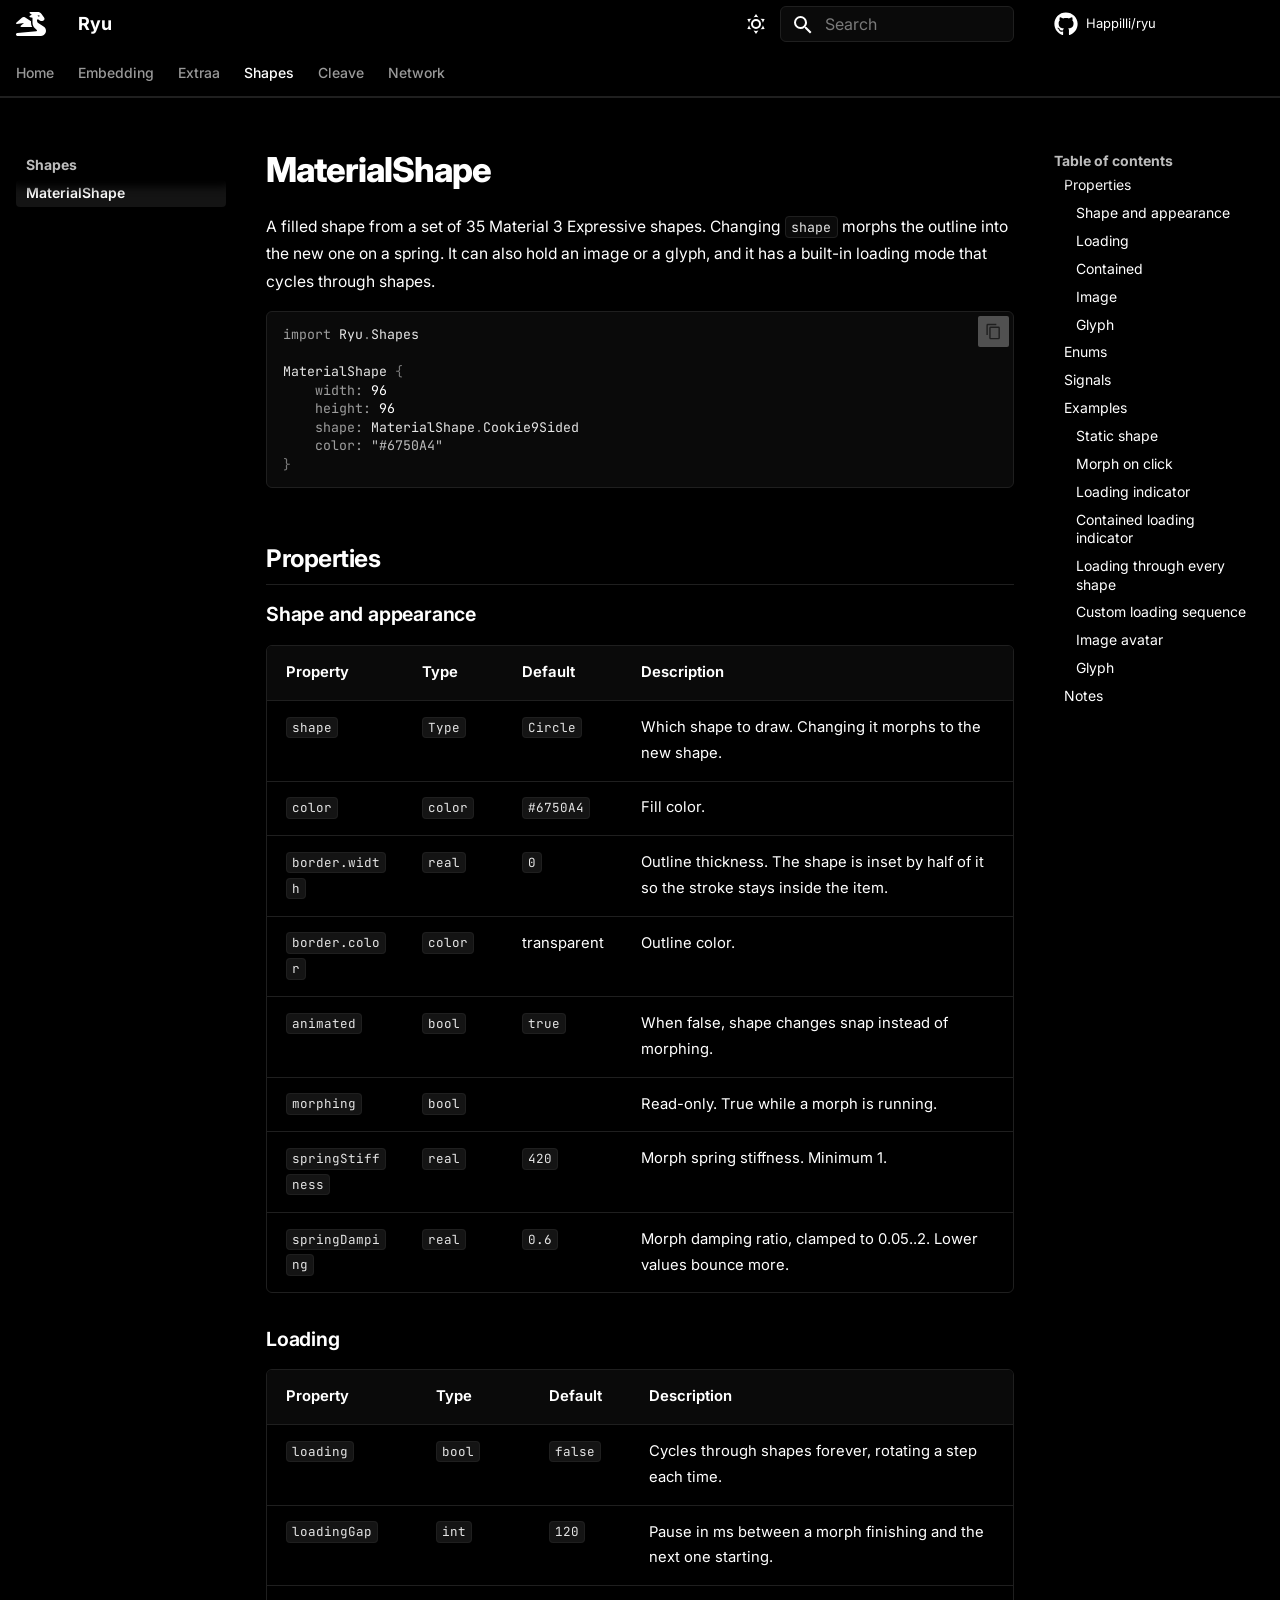
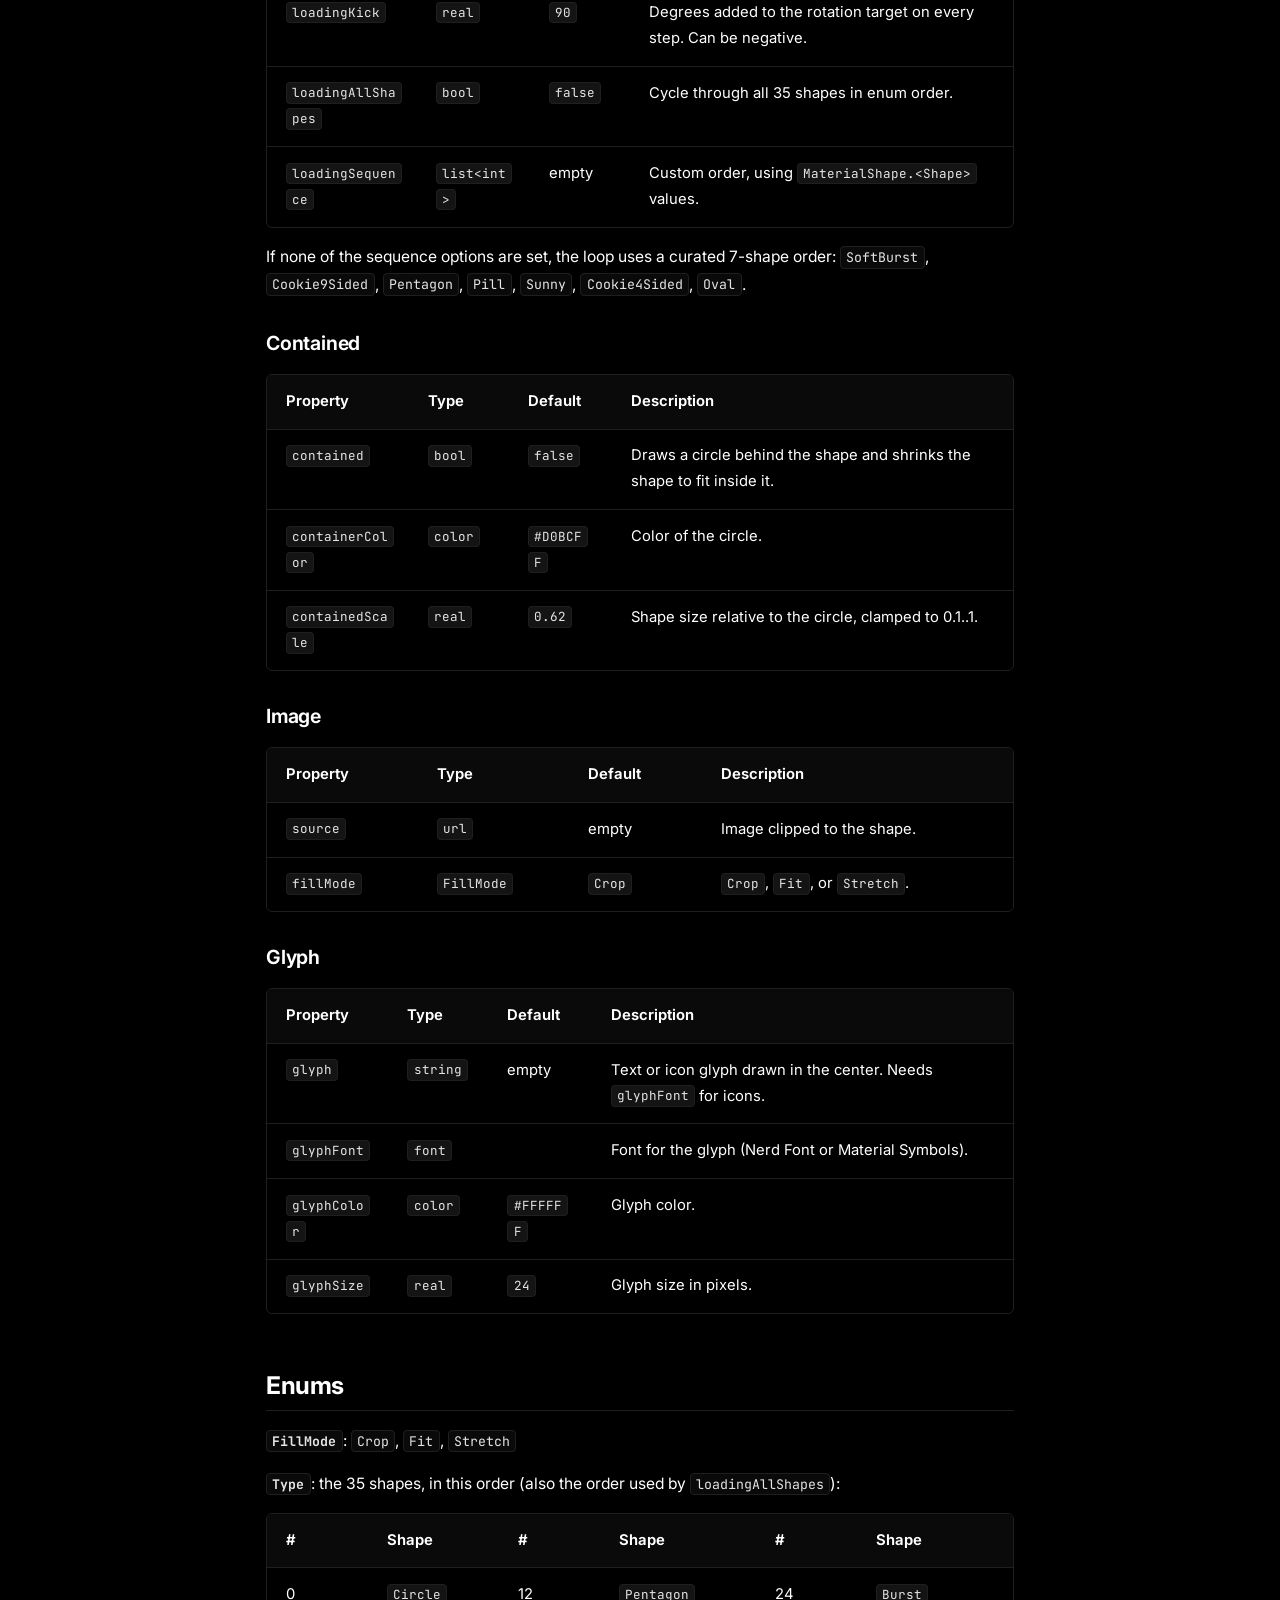
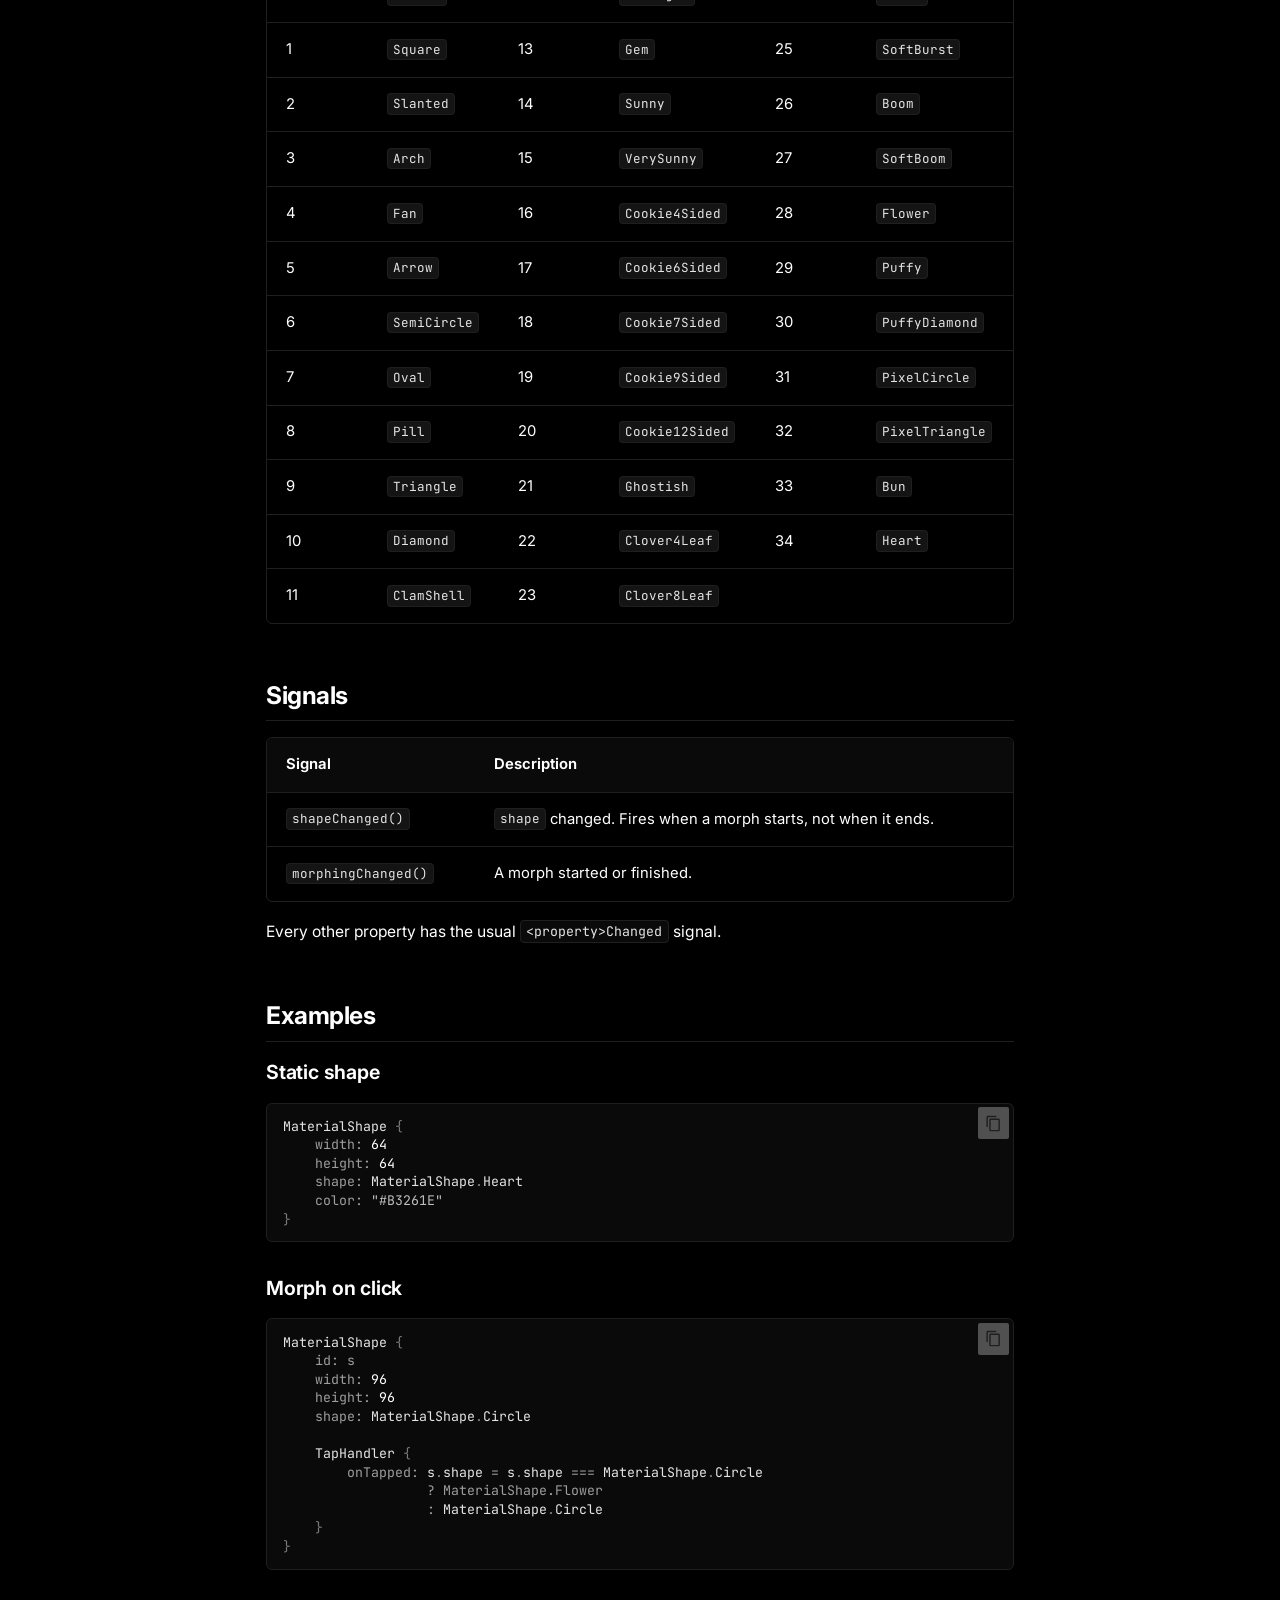
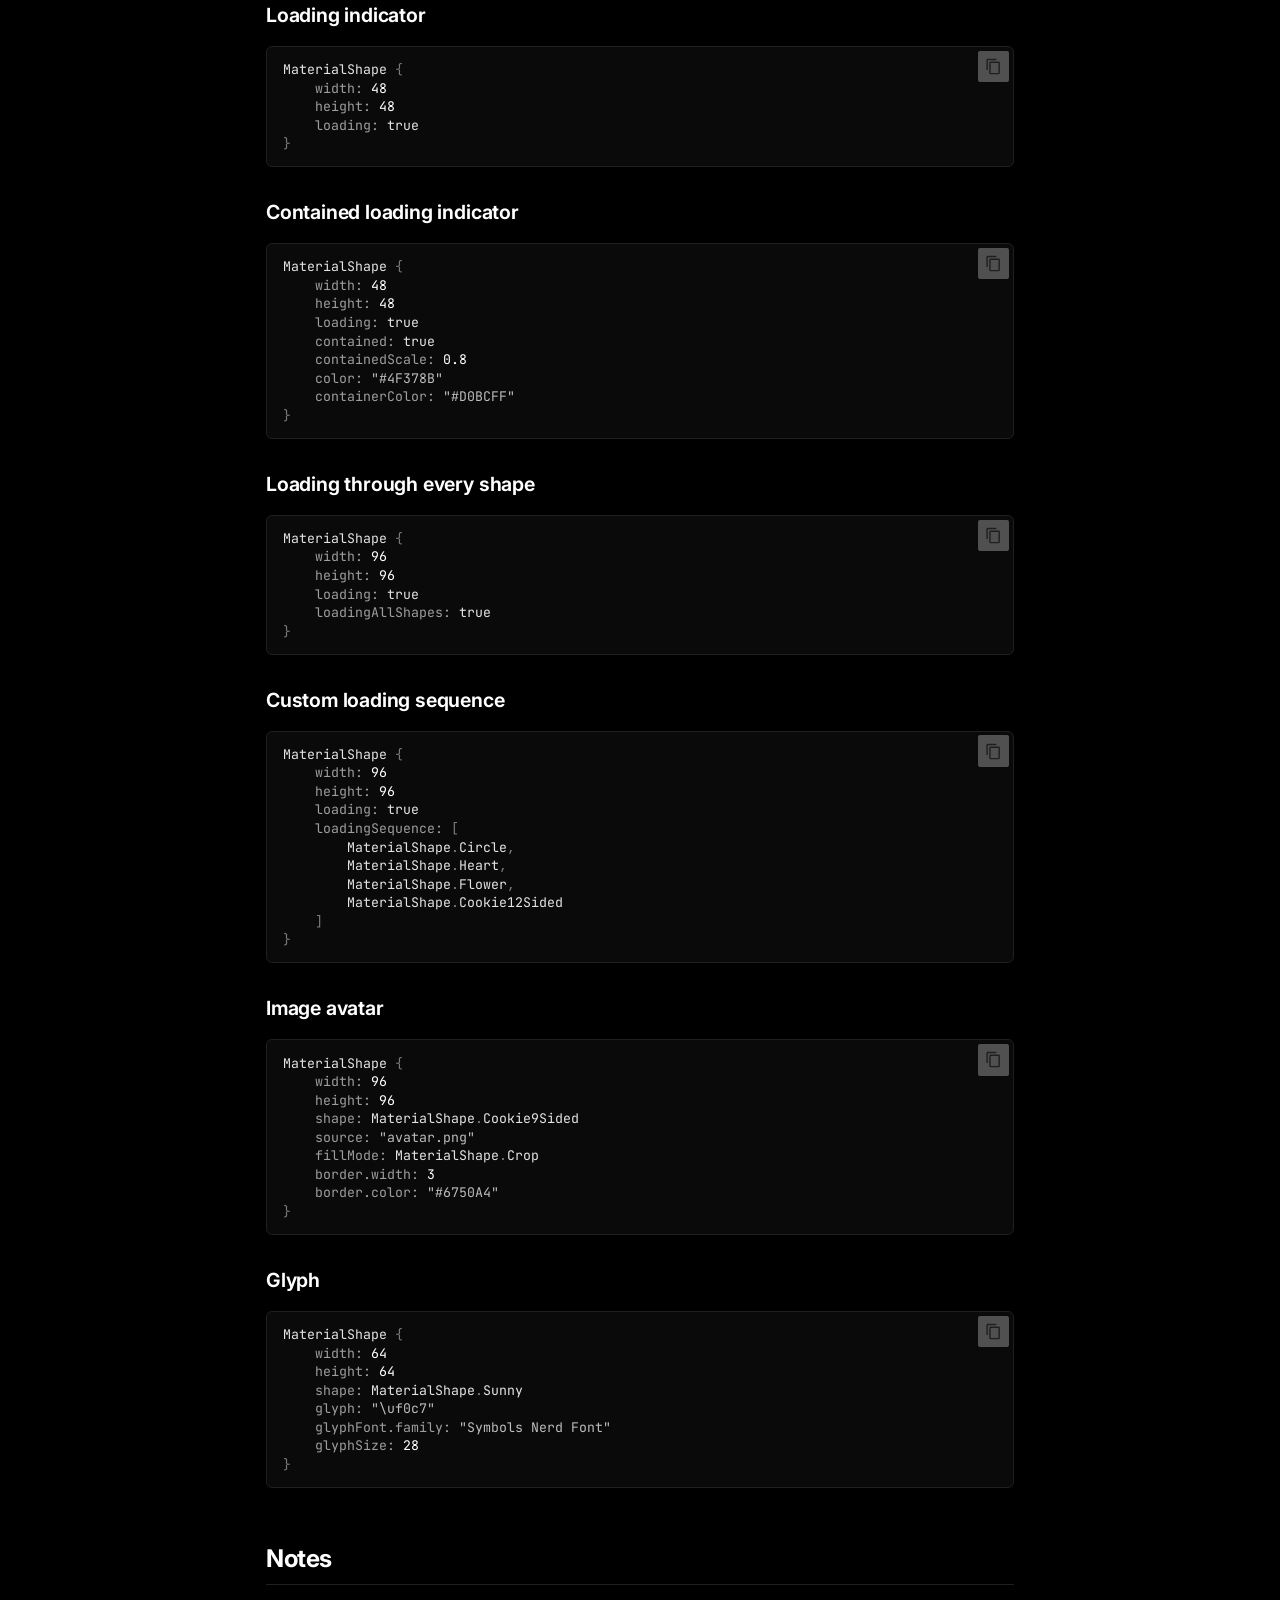
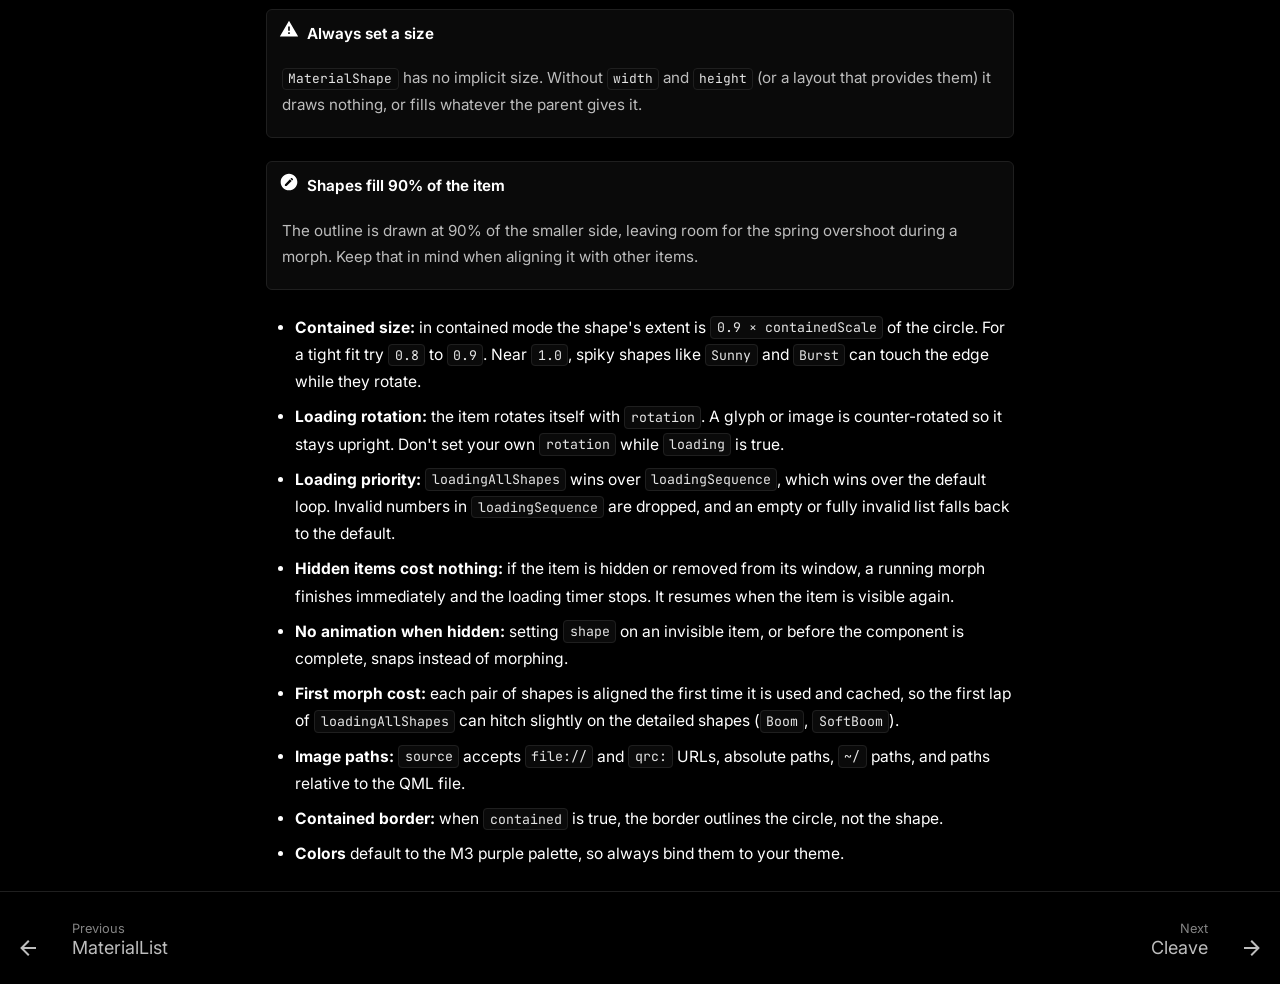
<file: shapes/material-shape/index.html>
<!doctype html>
<html lang="en" class="no-js">
  <head>
    
      <meta charset="utf-8">
      <meta name="viewport" content="width=device-width,initial-scale=1">
      
        <meta name="description" content="Material 3 components for Qt 6 and QML">
      
      
      
        <link rel="canonical" href="https://ryu.safalski.ryzn.pro/shapes/material-shape/">
      
      
        <link rel="prev" href="../../extraa/material-list/">
      
      
        <link rel="next" href="../../cleave/cleave/">
      
      
        
      
      
      <link rel="icon" href="../../dragon.svg">
      <meta name="generator" content="mkdocs-1.6.1, mkdocs-material-9.8.1">
    
    
      
        <title>MaterialShape - Ryu</title>
      
    
    
      <link rel="stylesheet" href="../../assets/stylesheets/main.57a0d79d.min.css">
      
        
        <link rel="stylesheet" href="../../assets/stylesheets/palette.fb2fffe2.min.css">
      
      


    
    
      
    
    
      
        
        
        <link rel="preconnect" href="https://fonts.gstatic.com" crossorigin>
        <link rel="stylesheet" href="https://fonts.googleapis.com/css?family=Inter:300,300i,400,400i,700,700i%7CJetBrains+Mono:400,400i,700,700i&display=fallback">
        <style>:root{--md-text-font:"Inter";--md-code-font:"JetBrains Mono"}</style>
      
    
    
      <link rel="stylesheet" href="../../stylesheets/extra.css">
    
    <script>__md_scope=new URL("../..",location),__md_hash=e=>[...e].reduce(((e,_)=>(e<<5)-e+_.charCodeAt(0)),0),__md_get=(e,_=localStorage,t=__md_scope)=>JSON.parse(_.getItem(t.pathname+"."+e)),__md_set=(e,_,t=localStorage,a=__md_scope)=>{try{t.setItem(a.pathname+"."+e,JSON.stringify(_))}catch(e){}}</script>
    
      

    
    
  </head>
  
  
    
    
      
    
    
    
    
    <body dir="ltr" data-md-color-scheme="ryu-dark" data-md-color-primary="indigo" data-md-color-accent="indigo">
  
    
    <input class="md-toggle" data-md-toggle="drawer" type="checkbox" id="__drawer" autocomplete="off">
    <input class="md-toggle" data-md-toggle="search" type="checkbox" id="__search" autocomplete="off">
    <label class="md-overlay" for="__drawer"></label>
    <div data-md-component="skip">
      
        
        <a href="#materialshape" class="md-skip">
          Skip to content
        </a>
      
    </div>
    <div data-md-component="announce">
      
    </div>
    
    
      

  

<header class="md-header md-header--shadow md-header--lifted" data-md-component="header">
  <nav class="md-header__inner md-grid" aria-label="Header">
    <a href="../.." title="Ryu" class="md-header__button md-logo" aria-label="Ryu" data-md-component="logo">
      
  
  <svg xmlns="http://www.w3.org/2000/svg" viewBox="0 0 640 512"><!--! Font Awesome Free 7.1.0 by @fontawesome - https://fontawesome.com License - https://fontawesome.com/license/free (Icons: CC BY 4.0, Fonts: SIL OFL 1.1, Code: MIT License) Copyright 2025 Fonticons, Inc.--><path d="m352 124.5-51.9-13c-6.5-1.6-11.3-7.1-12-13.8s2.8-13.1 8.7-16.1l40.8-20.4-43.3-32.5c-5.5-4.1-7.8-11.3-5.6-17.9S297.1 0 304 0h160c30.2 0 58.7 14.2 76.8 38.4l57.6 76.8c6.2 8.3 9.6 18.4 9.6 28.8 0 26.5-21.5 48-48 48h-21.5c-17 0-33.3-6.7-45.3-18.7L479.9 160h-32v21.5c0 24.8 12.8 47.9 33.8 61.1l106.6 66.6c32.1 20.1 51.6 55.2 51.6 93.1 0 60.6-49.1 109.8-109.8 109.8L32.3 512c-3.3 0-6.6-.4-9.6-1.4C13.5 507.8 6 501 2.3 492 1 488.7.1 485.1 0 481.3c-.2-3.7.3-7.3 1.3-10.7 2.8-9.2 9.6-16.7 18.6-20.4 3-1.2 6.2-2 9.5-2.2l403.9-36c8.3-.7 14.7-7.7 14.7-16.1 0-4.3-1.7-8.4-4.7-11.4l-44.4-44.4c-30-30-46.9-70.7-46.9-113.1zm160-52.2v-.6zm-1.3 7.4-46.4-11.6q-.3 1.95-.3 3.9c0 13.3 10.7 24 24 24 10.6 0 19.5-6.8 22.7-16.3m-379.8 36.8c16.3-14.5 40.4-16.2 58.5-4.1l130.6 87v27.5c0 32.8 8.4 64.8 24 93H112c-6.7 0-12.7-4.2-15-10.4s-.5-13.3 4.6-17.7l69.4-59.5-152.6 23.5c-7 1.1-13.9-2.6-16.9-9s-1.4-14 3.9-18.8z"/></svg>

    </a>
    <label class="md-header__button md-icon" for="__drawer">
      
      <svg xmlns="http://www.w3.org/2000/svg" viewBox="0 0 24 24"><path d="M3 6h18v2H3zm0 5h18v2H3zm0 5h18v2H3z"/></svg>
    </label>
    <div class="md-header__title" data-md-component="header-title">
      <div class="md-header__ellipsis">
        <div class="md-header__topic">
          <span class="md-ellipsis">
            Ryu
          </span>
        </div>
        <div class="md-header__topic" data-md-component="header-topic">
          <span class="md-ellipsis">
            
              MaterialShape
            
          </span>
        </div>
      </div>
    </div>
    
      
        <form class="md-header__option" data-md-component="palette">
  
    
    
    
    <input class="md-option" data-md-color-media="" data-md-color-scheme="ryu-dark" data-md-color-primary="indigo" data-md-color-accent="indigo"  aria-label="Switch to light mode"  type="radio" name="__palette" id="__palette_0">
    
      <label class="md-header__button md-icon" title="Switch to light mode" for="__palette_1" hidden>
        <svg xmlns="http://www.w3.org/2000/svg" viewBox="0 0 24 24"><path d="M12 7a5 5 0 0 1 5 5 5 5 0 0 1-5 5 5 5 0 0 1-5-5 5 5 0 0 1 5-5m0 2a3 3 0 0 0-3 3 3 3 0 0 0 3 3 3 3 0 0 0 3-3 3 3 0 0 0-3-3m0-7 2.39 3.42C13.65 5.15 12.84 5 12 5s-1.65.15-2.39.42zM3.34 7l4.16-.35A7.2 7.2 0 0 0 5.94 8.5c-.44.74-.69 1.5-.83 2.29zm.02 10 1.76-3.77a7.131 7.131 0 0 0 2.38 4.14zM20.65 7l-1.77 3.79a7.02 7.02 0 0 0-2.38-4.15zm-.01 10-4.14.36c.59-.51 1.12-1.14 1.54-1.86.42-.73.69-1.5.83-2.29zM12 22l-2.41-3.44c.74.27 1.55.44 2.41.44.82 0 1.63-.17 2.37-.44z"/></svg>
      </label>
    
  
    
    
    
    <input class="md-option" data-md-color-media="" data-md-color-scheme="ryu-light" data-md-color-primary="indigo" data-md-color-accent="indigo"  aria-label="Switch to dark mode"  type="radio" name="__palette" id="__palette_1">
    
      <label class="md-header__button md-icon" title="Switch to dark mode" for="__palette_0" hidden>
        <svg xmlns="http://www.w3.org/2000/svg" viewBox="0 0 24 24"><path d="m17.75 4.09-2.53 1.94.91 3.06-2.63-1.81-2.63 1.81.91-3.06-2.53-1.94L12.44 4l1.06-3 1.06 3zm3.5 6.91-1.64 1.25.59 1.98-1.7-1.17-1.7 1.17.59-1.98L15.75 11l2.06-.05L18.5 9l.69 1.95zm-2.28 4.95c.83-.08 1.72 1.1 1.19 1.85-.32.45-.66.87-1.08 1.27C15.17 23 8.84 23 4.94 19.07c-3.91-3.9-3.91-10.24 0-14.14.4-.4.82-.76 1.27-1.08.75-.53 1.93.36 1.85 1.19-.27 2.86.69 5.83 2.89 8.02a9.96 9.96 0 0 0 8.02 2.89m-1.64 2.02a12.08 12.08 0 0 1-7.8-3.47c-2.17-2.19-3.33-5-3.49-7.82-2.81 3.14-2.7 7.96.31 10.98 3.02 3.01 7.84 3.12 10.98.31"/></svg>
      </label>
    
  
</form>
      
    
    
      <script>var palette=__md_get("__palette");if(palette&&palette.color){if("(prefers-color-scheme)"===palette.color.media){var media=matchMedia("(prefers-color-scheme: light)"),input=document.querySelector(media.matches?"[data-md-color-media='(prefers-color-scheme: light)']":"[data-md-color-media='(prefers-color-scheme: dark)']");palette.color.media=input.getAttribute("data-md-color-media"),palette.color.scheme=input.getAttribute("data-md-color-scheme"),palette.color.primary=input.getAttribute("data-md-color-primary"),palette.color.accent=input.getAttribute("data-md-color-accent")}for(var[key,value]of Object.entries(palette.color))document.body.setAttribute("data-md-color-"+key,value)}</script>
    
    
    
      
      
        <label class="md-header__button md-icon" for="__search">
          
          <svg xmlns="http://www.w3.org/2000/svg" viewBox="0 0 24 24"><path d="M9.5 3A6.5 6.5 0 0 1 16 9.5c0 1.61-.59 3.09-1.56 4.23l.27.27h.79l5 5-1.5 1.5-5-5v-.79l-.27-.27A6.52 6.52 0 0 1 9.5 16 6.5 6.5 0 0 1 3 9.5 6.5 6.5 0 0 1 9.5 3m0 2C7 5 5 7 5 9.5S7 14 9.5 14 14 12 14 9.5 12 5 9.5 5"/></svg>
        </label>
        <div class="md-search" data-md-component="search" role="dialog">
  <label class="md-search__overlay" for="__search"></label>
  <div class="md-search__inner" role="search">
    <form class="md-search__form" name="search">
      <input type="text" class="md-search__input" name="query" aria-label="Search" placeholder="Search" autocapitalize="off" autocorrect="off" autocomplete="off" spellcheck="false" data-md-component="search-query" required>
      <label class="md-search__icon md-icon" for="__search">
        
        <svg xmlns="http://www.w3.org/2000/svg" viewBox="0 0 24 24"><path d="M9.5 3A6.5 6.5 0 0 1 16 9.5c0 1.61-.59 3.09-1.56 4.23l.27.27h.79l5 5-1.5 1.5-5-5v-.79l-.27-.27A6.52 6.52 0 0 1 9.5 16 6.5 6.5 0 0 1 3 9.5 6.5 6.5 0 0 1 9.5 3m0 2C7 5 5 7 5 9.5S7 14 9.5 14 14 12 14 9.5 12 5 9.5 5"/></svg>
        
        <svg xmlns="http://www.w3.org/2000/svg" viewBox="0 0 24 24"><path d="M20 11v2H8l5.5 5.5-1.42 1.42L4.16 12l7.92-7.92L13.5 5.5 8 11z"/></svg>
      </label>
      <nav class="md-search__options" aria-label="Search">
        
        <button type="reset" class="md-search__icon md-icon" title="Clear" aria-label="Clear" tabindex="-1">
          
          <svg xmlns="http://www.w3.org/2000/svg" viewBox="0 0 24 24"><path d="M19 6.41 17.59 5 12 10.59 6.41 5 5 6.41 10.59 12 5 17.59 6.41 19 12 13.41 17.59 19 19 17.59 13.41 12z"/></svg>
        </button>
      </nav>
      
        <div class="md-search__suggest" data-md-component="search-suggest"></div>
      
    </form>
    <div class="md-search__output">
      <div class="md-search__scrollwrap" tabindex="0" data-md-scrollfix>
        <div class="md-search-result" data-md-component="search-result">
          <div class="md-search-result__meta">
            Initializing search
          </div>
          <ol class="md-search-result__list" role="presentation"></ol>
        </div>
      </div>
    </div>
  </div>
</div>
      
    
    
      <div class="md-header__source">
        <a href="https://github.com/Happilli/ryu" title="Go to repository" class="md-source" data-md-component="source">
  <div class="md-source__icon md-icon">
    
    <svg xmlns="http://www.w3.org/2000/svg" viewBox="0 0 512 512"><!--! Font Awesome Free 7.1.0 by @fontawesome - https://fontawesome.com License - https://fontawesome.com/license/free (Icons: CC BY 4.0, Fonts: SIL OFL 1.1, Code: MIT License) Copyright 2025 Fonticons, Inc.--><path d="M173.9 397.4c0 2-2.3 3.6-5.2 3.6-3.3.3-5.6-1.3-5.6-3.6 0-2 2.3-3.6 5.2-3.6 3-.3 5.6 1.3 5.6 3.6m-31.1-4.5c-.7 2 1.3 4.3 4.3 4.9 2.6 1 5.6 0 6.2-2s-1.3-4.3-4.3-5.2c-2.6-.7-5.5.3-6.2 2.3m44.2-1.7c-2.9.7-4.9 2.6-4.6 4.9.3 2 2.9 3.3 5.9 2.6 2.9-.7 4.9-2.6 4.6-4.6-.3-1.9-3-3.2-5.9-2.9M252.8 8C114.1 8 8 113.3 8 252c0 110.9 69.8 205.8 169.5 239.2 12.8 2.3 17.3-5.6 17.3-12.1 0-6.2-.3-40.4-.3-61.4 0 0-70 15-84.7-29.8 0 0-11.4-29.1-27.8-36.6 0 0-22.9-15.7 1.6-15.4 0 0 24.9 2 38.6 25.8 21.9 38.6 58.6 27.5 72.9 20.9 2.3-16 8.8-27.1 16-33.7-55.9-6.2-112.3-14.3-112.3-110.5 0-27.5 7.6-41.3 23.6-58.9-2.6-6.5-11.1-33.3 2.6-67.9 20.9-6.5 69 27 69 27 20-5.6 41.5-8.5 62.8-8.5s42.8 2.9 62.8 8.5c0 0 48.1-33.6 69-27 13.7 34.7 5.2 61.4 2.6 67.9 16 17.7 25.8 31.5 25.8 58.9 0 96.5-58.9 104.2-114.8 110.5 9.2 7.9 17 22.9 17 46.4 0 33.7-.3 75.4-.3 83.6 0 6.5 4.6 14.4 17.3 12.1C436.2 457.8 504 362.9 504 252 504 113.3 391.5 8 252.8 8M105.2 352.9c-1.3 1-1 3.3.7 5.2 1.6 1.6 3.9 2.3 5.2 1 1.3-1 1-3.3-.7-5.2-1.6-1.6-3.9-2.3-5.2-1m-10.8-8.1c-.7 1.3.3 2.9 2.3 3.9 1.6 1 3.6.7 4.3-.7.7-1.3-.3-2.9-2.3-3.9-2-.6-3.6-.3-4.3.7m32.4 35.6c-1.6 1.3-1 4.3 1.3 6.2 2.3 2.3 5.2 2.6 6.5 1 1.3-1.3.7-4.3-1.3-6.2-2.2-2.3-5.2-2.6-6.5-1m-11.4-14.7c-1.6 1-1.6 3.6 0 5.9s4.3 3.3 5.6 2.3c1.6-1.3 1.6-3.9 0-6.2-1.4-2.3-4-3.3-5.6-2"/></svg>
  </div>
  <div class="md-source__repository">
    Happilli/ryu
  </div>
</a>
      </div>
    
  </nav>
  
    
      
<nav class="md-tabs" aria-label="Tabs" data-md-component="tabs">
  <div class="md-grid">
    <ul class="md-tabs__list">
      
        
  
  
  
  
    <li class="md-tabs__item">
      <a href="../.." class="md-tabs__link">
        
  
  
    
  
  Home

      </a>
    </li>
  

      
        
  
  
  
  
    <li class="md-tabs__item">
      <a href="../../embedding/" class="md-tabs__link">
        
  
  
    
  
  Embedding

      </a>
    </li>
  

      
        
  
  
  
  
    
    
      <li class="md-tabs__item">
        <a href="../../extraa/wavy-progress/" class="md-tabs__link">
          
  
  
  Extraa

        </a>
      </li>
    
  

      
        
  
  
  
    
  
  
    
    
      <li class="md-tabs__item md-tabs__item--active">
        <a href="./" class="md-tabs__link">
          
  
  
  Shapes

        </a>
      </li>
    
  

      
        
  
  
  
  
    
    
      <li class="md-tabs__item">
        <a href="../../cleave/cleave/" class="md-tabs__link">
          
  
  
  Cleave

        </a>
      </li>
    
  

      
        
  
  
  
  
    
    
      <li class="md-tabs__item">
        <a href="../../network/iwd/" class="md-tabs__link">
          
  
  
  Network

        </a>
      </li>
    
  

      
    </ul>
  </div>
</nav>
    
  
</header>
    
    <div class="md-container" data-md-component="container">
      
      
        
      
      <main class="md-main" data-md-component="main">
        <div class="md-main__inner md-grid">
          
            
              
              <div class="md-sidebar md-sidebar--primary" data-md-component="sidebar" data-md-type="navigation" >
                <div class="md-sidebar__scrollwrap">
                  <div class="md-sidebar__inner">
                    


  


<nav class="md-nav md-nav--primary md-nav--lifted" aria-label="Navigation" data-md-level="0">
  <label class="md-nav__title" for="__drawer">
    <a href="../.." title="Ryu" class="md-nav__button md-logo" aria-label="Ryu" data-md-component="logo">
      
  
  <svg xmlns="http://www.w3.org/2000/svg" viewBox="0 0 640 512"><!--! Font Awesome Free 7.1.0 by @fontawesome - https://fontawesome.com License - https://fontawesome.com/license/free (Icons: CC BY 4.0, Fonts: SIL OFL 1.1, Code: MIT License) Copyright 2025 Fonticons, Inc.--><path d="m352 124.5-51.9-13c-6.5-1.6-11.3-7.1-12-13.8s2.8-13.1 8.7-16.1l40.8-20.4-43.3-32.5c-5.5-4.1-7.8-11.3-5.6-17.9S297.1 0 304 0h160c30.2 0 58.7 14.2 76.8 38.4l57.6 76.8c6.2 8.3 9.6 18.4 9.6 28.8 0 26.5-21.5 48-48 48h-21.5c-17 0-33.3-6.7-45.3-18.7L479.9 160h-32v21.5c0 24.8 12.8 47.9 33.8 61.1l106.6 66.6c32.1 20.1 51.6 55.2 51.6 93.1 0 60.6-49.1 109.8-109.8 109.8L32.3 512c-3.3 0-6.6-.4-9.6-1.4C13.5 507.8 6 501 2.3 492 1 488.7.1 485.1 0 481.3c-.2-3.7.3-7.3 1.3-10.7 2.8-9.2 9.6-16.7 18.6-20.4 3-1.2 6.2-2 9.5-2.2l403.9-36c8.3-.7 14.7-7.7 14.7-16.1 0-4.3-1.7-8.4-4.7-11.4l-44.4-44.4c-30-30-46.9-70.7-46.9-113.1zm160-52.2v-.6zm-1.3 7.4-46.4-11.6q-.3 1.95-.3 3.9c0 13.3 10.7 24 24 24 10.6 0 19.5-6.8 22.7-16.3m-379.8 36.8c16.3-14.5 40.4-16.2 58.5-4.1l130.6 87v27.5c0 32.8 8.4 64.8 24 93H112c-6.7 0-12.7-4.2-15-10.4s-.5-13.3 4.6-17.7l69.4-59.5-152.6 23.5c-7 1.1-13.9-2.6-16.9-9s-1.4-14 3.9-18.8z"/></svg>

    </a>
    Ryu
  </label>
  
    <div class="md-nav__source">
      <a href="https://github.com/Happilli/ryu" title="Go to repository" class="md-source" data-md-component="source">
  <div class="md-source__icon md-icon">
    
    <svg xmlns="http://www.w3.org/2000/svg" viewBox="0 0 512 512"><!--! Font Awesome Free 7.1.0 by @fontawesome - https://fontawesome.com License - https://fontawesome.com/license/free (Icons: CC BY 4.0, Fonts: SIL OFL 1.1, Code: MIT License) Copyright 2025 Fonticons, Inc.--><path d="M173.9 397.4c0 2-2.3 3.6-5.2 3.6-3.3.3-5.6-1.3-5.6-3.6 0-2 2.3-3.6 5.2-3.6 3-.3 5.6 1.3 5.6 3.6m-31.1-4.5c-.7 2 1.3 4.3 4.3 4.9 2.6 1 5.6 0 6.2-2s-1.3-4.3-4.3-5.2c-2.6-.7-5.5.3-6.2 2.3m44.2-1.7c-2.9.7-4.9 2.6-4.6 4.9.3 2 2.9 3.3 5.9 2.6 2.9-.7 4.9-2.6 4.6-4.6-.3-1.9-3-3.2-5.9-2.9M252.8 8C114.1 8 8 113.3 8 252c0 110.9 69.8 205.8 169.5 239.2 12.8 2.3 17.3-5.6 17.3-12.1 0-6.2-.3-40.4-.3-61.4 0 0-70 15-84.7-29.8 0 0-11.4-29.1-27.8-36.6 0 0-22.9-15.7 1.6-15.4 0 0 24.9 2 38.6 25.8 21.9 38.6 58.6 27.5 72.9 20.9 2.3-16 8.8-27.1 16-33.7-55.9-6.2-112.3-14.3-112.3-110.5 0-27.5 7.6-41.3 23.6-58.9-2.6-6.5-11.1-33.3 2.6-67.9 20.9-6.5 69 27 69 27 20-5.6 41.5-8.5 62.8-8.5s42.8 2.9 62.8 8.5c0 0 48.1-33.6 69-27 13.7 34.7 5.2 61.4 2.6 67.9 16 17.7 25.8 31.5 25.8 58.9 0 96.5-58.9 104.2-114.8 110.5 9.2 7.9 17 22.9 17 46.4 0 33.7-.3 75.4-.3 83.6 0 6.5 4.6 14.4 17.3 12.1C436.2 457.8 504 362.9 504 252 504 113.3 391.5 8 252.8 8M105.2 352.9c-1.3 1-1 3.3.7 5.2 1.6 1.6 3.9 2.3 5.2 1 1.3-1 1-3.3-.7-5.2-1.6-1.6-3.9-2.3-5.2-1m-10.8-8.1c-.7 1.3.3 2.9 2.3 3.9 1.6 1 3.6.7 4.3-.7.7-1.3-.3-2.9-2.3-3.9-2-.6-3.6-.3-4.3.7m32.4 35.6c-1.6 1.3-1 4.3 1.3 6.2 2.3 2.3 5.2 2.6 6.5 1 1.3-1.3.7-4.3-1.3-6.2-2.2-2.3-5.2-2.6-6.5-1m-11.4-14.7c-1.6 1-1.6 3.6 0 5.9s4.3 3.3 5.6 2.3c1.6-1.3 1.6-3.9 0-6.2-1.4-2.3-4-3.3-5.6-2"/></svg>
  </div>
  <div class="md-source__repository">
    Happilli/ryu
  </div>
</a>
    </div>
  
  <ul class="md-nav__list" data-md-scrollfix>
    
      
      
  
  
  
  
    <li class="md-nav__item">
      <a href="../.." class="md-nav__link">
        
  
  
  <span class="md-ellipsis">
    
  
    Home
  

    
  </span>
  
  

      </a>
    </li>
  

    
      
      
  
  
  
  
    <li class="md-nav__item">
      <a href="../../embedding/" class="md-nav__link">
        
  
  
  <span class="md-ellipsis">
    
  
    Embedding
  

    
  </span>
  
  

      </a>
    </li>
  

    
      
      
  
  
  
  
    
    
    
    
      
      
        
      
    
    
    <li class="md-nav__item md-nav__item--nested">
      
        
        
        <input class="md-nav__toggle md-toggle " type="checkbox" id="__nav_3" >
        
          
          <label class="md-nav__link" for="__nav_3" id="__nav_3_label" tabindex="0">
            
  
  
  <span class="md-ellipsis">
    
  
    Extraa
  

    
  </span>
  
  

            <span class="md-nav__icon md-icon"></span>
          </label>
        
        <nav class="md-nav" data-md-level="1" aria-labelledby="__nav_3_label" aria-expanded="false">
          <label class="md-nav__title" for="__nav_3">
            <span class="md-nav__icon md-icon"></span>
            
  
    Extraa
  

          </label>
          <ul class="md-nav__list" data-md-scrollfix>
            
              
                
  
  
  
  
    <li class="md-nav__item">
      <a href="../../extraa/wavy-progress/" class="md-nav__link">
        
  
  
  <span class="md-ellipsis">
    
  
    WavyProgress
  

    
  </span>
  
  

      </a>
    </li>
  

              
            
              
                
  
  
  
  
    <li class="md-nav__item">
      <a href="../../extraa/material-slider/" class="md-nav__link">
        
  
  
  <span class="md-ellipsis">
    
  
    MaterialSlider
  

    
  </span>
  
  

      </a>
    </li>
  

              
            
              
                
  
  
  
  
    <li class="md-nav__item">
      <a href="../../extraa/material-button-group/" class="md-nav__link">
        
  
  
  <span class="md-ellipsis">
    
  
    MaterialButtonGroup
  

    
  </span>
  
  

      </a>
    </li>
  

              
            
              
                
  
  
  
  
    <li class="md-nav__item">
      <a href="../../extraa/material-search-box/" class="md-nav__link">
        
  
  
  <span class="md-ellipsis">
    
  
    MaterialSearchBox
  

    
  </span>
  
  

      </a>
    </li>
  

              
            
              
                
  
  
  
  
    <li class="md-nav__item">
      <a href="../../extraa/material-menu/" class="md-nav__link">
        
  
  
  <span class="md-ellipsis">
    
  
    MaterialMenu
  

    
  </span>
  
  

      </a>
    </li>
  

              
            
              
                
  
  
  
  
    <li class="md-nav__item">
      <a href="../../extraa/material-list/" class="md-nav__link">
        
  
  
  <span class="md-ellipsis">
    
  
    MaterialList
  

    
  </span>
  
  

      </a>
    </li>
  

              
            
          </ul>
        </nav>
      
    </li>
  

    
      
      
  
  
    
  
  
  
    
    
    
    
      
        
        
      
      
        
      
    
    
    <li class="md-nav__item md-nav__item--active md-nav__item--section md-nav__item--nested">
      
        
        
        <input class="md-nav__toggle md-toggle " type="checkbox" id="__nav_4" checked>
        
          
          <label class="md-nav__link" for="__nav_4" id="__nav_4_label" tabindex="">
            
  
  
  <span class="md-ellipsis">
    
  
    Shapes
  

    
  </span>
  
  

            <span class="md-nav__icon md-icon"></span>
          </label>
        
        <nav class="md-nav" data-md-level="1" aria-labelledby="__nav_4_label" aria-expanded="true">
          <label class="md-nav__title" for="__nav_4">
            <span class="md-nav__icon md-icon"></span>
            
  
    Shapes
  

          </label>
          <ul class="md-nav__list" data-md-scrollfix>
            
              
                
  
  
    
  
  
  
    <li class="md-nav__item md-nav__item--active">
      
      <input class="md-nav__toggle md-toggle" type="checkbox" id="__toc">
      
      
        
      
      
        <label class="md-nav__link md-nav__link--active" for="__toc">
          
  
  
  <span class="md-ellipsis">
    
  
    MaterialShape
  

    
  </span>
  
  

          <span class="md-nav__icon md-icon"></span>
        </label>
      
      <a href="./" class="md-nav__link md-nav__link--active">
        
  
  
  <span class="md-ellipsis">
    
  
    MaterialShape
  

    
  </span>
  
  

      </a>
      
        

<nav class="md-nav md-nav--secondary" aria-label="Table of contents">
  
  
  
    
  
  
    <label class="md-nav__title" for="__toc">
      <span class="md-nav__icon md-icon"></span>
      Table of contents
    </label>
    <ul class="md-nav__list" data-md-component="toc" data-md-scrollfix>
      
        <li class="md-nav__item">
  <a href="#properties" class="md-nav__link">
    <span class="md-ellipsis">
      
        Properties
      
    </span>
  </a>
  
    <nav class="md-nav" aria-label="Properties">
      <ul class="md-nav__list">
        
          <li class="md-nav__item">
  <a href="#shape-and-appearance" class="md-nav__link">
    <span class="md-ellipsis">
      
        Shape and appearance
      
    </span>
  </a>
  
</li>
        
          <li class="md-nav__item">
  <a href="#loading" class="md-nav__link">
    <span class="md-ellipsis">
      
        Loading
      
    </span>
  </a>
  
</li>
        
          <li class="md-nav__item">
  <a href="#contained" class="md-nav__link">
    <span class="md-ellipsis">
      
        Contained
      
    </span>
  </a>
  
</li>
        
          <li class="md-nav__item">
  <a href="#image" class="md-nav__link">
    <span class="md-ellipsis">
      
        Image
      
    </span>
  </a>
  
</li>
        
          <li class="md-nav__item">
  <a href="#glyph" class="md-nav__link">
    <span class="md-ellipsis">
      
        Glyph
      
    </span>
  </a>
  
</li>
        
      </ul>
    </nav>
  
</li>
      
        <li class="md-nav__item">
  <a href="#enums" class="md-nav__link">
    <span class="md-ellipsis">
      
        Enums
      
    </span>
  </a>
  
</li>
      
        <li class="md-nav__item">
  <a href="#signals" class="md-nav__link">
    <span class="md-ellipsis">
      
        Signals
      
    </span>
  </a>
  
</li>
      
        <li class="md-nav__item">
  <a href="#examples" class="md-nav__link">
    <span class="md-ellipsis">
      
        Examples
      
    </span>
  </a>
  
    <nav class="md-nav" aria-label="Examples">
      <ul class="md-nav__list">
        
          <li class="md-nav__item">
  <a href="#static-shape" class="md-nav__link">
    <span class="md-ellipsis">
      
        Static shape
      
    </span>
  </a>
  
</li>
        
          <li class="md-nav__item">
  <a href="#morph-on-click" class="md-nav__link">
    <span class="md-ellipsis">
      
        Morph on click
      
    </span>
  </a>
  
</li>
        
          <li class="md-nav__item">
  <a href="#loading-indicator" class="md-nav__link">
    <span class="md-ellipsis">
      
        Loading indicator
      
    </span>
  </a>
  
</li>
        
          <li class="md-nav__item">
  <a href="#contained-loading-indicator" class="md-nav__link">
    <span class="md-ellipsis">
      
        Contained loading indicator
      
    </span>
  </a>
  
</li>
        
          <li class="md-nav__item">
  <a href="#loading-through-every-shape" class="md-nav__link">
    <span class="md-ellipsis">
      
        Loading through every shape
      
    </span>
  </a>
  
</li>
        
          <li class="md-nav__item">
  <a href="#custom-loading-sequence" class="md-nav__link">
    <span class="md-ellipsis">
      
        Custom loading sequence
      
    </span>
  </a>
  
</li>
        
          <li class="md-nav__item">
  <a href="#image-avatar" class="md-nav__link">
    <span class="md-ellipsis">
      
        Image avatar
      
    </span>
  </a>
  
</li>
        
          <li class="md-nav__item">
  <a href="#glyph_1" class="md-nav__link">
    <span class="md-ellipsis">
      
        Glyph
      
    </span>
  </a>
  
</li>
        
      </ul>
    </nav>
  
</li>
      
        <li class="md-nav__item">
  <a href="#notes" class="md-nav__link">
    <span class="md-ellipsis">
      
        Notes
      
    </span>
  </a>
  
</li>
      
    </ul>
  
</nav>
      
    </li>
  

              
            
          </ul>
        </nav>
      
    </li>
  

    
      
      
  
  
  
  
    
    
    
    
      
      
        
      
    
    
    <li class="md-nav__item md-nav__item--nested">
      
        
        
        <input class="md-nav__toggle md-toggle " type="checkbox" id="__nav_5" >
        
          
          <label class="md-nav__link" for="__nav_5" id="__nav_5_label" tabindex="0">
            
  
  
  <span class="md-ellipsis">
    
  
    Cleave
  

    
  </span>
  
  

            <span class="md-nav__icon md-icon"></span>
          </label>
        
        <nav class="md-nav" data-md-level="1" aria-labelledby="__nav_5_label" aria-expanded="false">
          <label class="md-nav__title" for="__nav_5">
            <span class="md-nav__icon md-icon"></span>
            
  
    Cleave
  

          </label>
          <ul class="md-nav__list" data-md-scrollfix>
            
              
                
  
  
  
  
    <li class="md-nav__item">
      <a href="../../cleave/cleave/" class="md-nav__link">
        
  
  
  <span class="md-ellipsis">
    
  
    Cleave
  

    
  </span>
  
  

      </a>
    </li>
  

              
            
          </ul>
        </nav>
      
    </li>
  

    
      
      
  
  
  
  
    
    
    
    
      
      
        
      
    
    
    <li class="md-nav__item md-nav__item--nested">
      
        
        
        <input class="md-nav__toggle md-toggle " type="checkbox" id="__nav_6" >
        
          
          <label class="md-nav__link" for="__nav_6" id="__nav_6_label" tabindex="0">
            
  
  
  <span class="md-ellipsis">
    
  
    Network
  

    
  </span>
  
  

            <span class="md-nav__icon md-icon"></span>
          </label>
        
        <nav class="md-nav" data-md-level="1" aria-labelledby="__nav_6_label" aria-expanded="false">
          <label class="md-nav__title" for="__nav_6">
            <span class="md-nav__icon md-icon"></span>
            
  
    Network
  

          </label>
          <ul class="md-nav__list" data-md-scrollfix>
            
              
                
  
  
  
  
    <li class="md-nav__item">
      <a href="../../network/iwd/" class="md-nav__link">
        
  
  
  <span class="md-ellipsis">
    
  
    Iwd
  

    
  </span>
  
  

      </a>
    </li>
  

              
            
          </ul>
        </nav>
      
    </li>
  

    
  </ul>
</nav>
                  </div>
                </div>
              </div>
            
            
              
              <div class="md-sidebar md-sidebar--secondary" data-md-component="sidebar" data-md-type="toc" >
                <div class="md-sidebar__scrollwrap">
                  <div class="md-sidebar__inner">
                    

<nav class="md-nav md-nav--secondary" aria-label="Table of contents">
  
  
  
    
  
  
    <label class="md-nav__title" for="__toc">
      <span class="md-nav__icon md-icon"></span>
      Table of contents
    </label>
    <ul class="md-nav__list" data-md-component="toc" data-md-scrollfix>
      
        <li class="md-nav__item">
  <a href="#properties" class="md-nav__link">
    <span class="md-ellipsis">
      
        Properties
      
    </span>
  </a>
  
    <nav class="md-nav" aria-label="Properties">
      <ul class="md-nav__list">
        
          <li class="md-nav__item">
  <a href="#shape-and-appearance" class="md-nav__link">
    <span class="md-ellipsis">
      
        Shape and appearance
      
    </span>
  </a>
  
</li>
        
          <li class="md-nav__item">
  <a href="#loading" class="md-nav__link">
    <span class="md-ellipsis">
      
        Loading
      
    </span>
  </a>
  
</li>
        
          <li class="md-nav__item">
  <a href="#contained" class="md-nav__link">
    <span class="md-ellipsis">
      
        Contained
      
    </span>
  </a>
  
</li>
        
          <li class="md-nav__item">
  <a href="#image" class="md-nav__link">
    <span class="md-ellipsis">
      
        Image
      
    </span>
  </a>
  
</li>
        
          <li class="md-nav__item">
  <a href="#glyph" class="md-nav__link">
    <span class="md-ellipsis">
      
        Glyph
      
    </span>
  </a>
  
</li>
        
      </ul>
    </nav>
  
</li>
      
        <li class="md-nav__item">
  <a href="#enums" class="md-nav__link">
    <span class="md-ellipsis">
      
        Enums
      
    </span>
  </a>
  
</li>
      
        <li class="md-nav__item">
  <a href="#signals" class="md-nav__link">
    <span class="md-ellipsis">
      
        Signals
      
    </span>
  </a>
  
</li>
      
        <li class="md-nav__item">
  <a href="#examples" class="md-nav__link">
    <span class="md-ellipsis">
      
        Examples
      
    </span>
  </a>
  
    <nav class="md-nav" aria-label="Examples">
      <ul class="md-nav__list">
        
          <li class="md-nav__item">
  <a href="#static-shape" class="md-nav__link">
    <span class="md-ellipsis">
      
        Static shape
      
    </span>
  </a>
  
</li>
        
          <li class="md-nav__item">
  <a href="#morph-on-click" class="md-nav__link">
    <span class="md-ellipsis">
      
        Morph on click
      
    </span>
  </a>
  
</li>
        
          <li class="md-nav__item">
  <a href="#loading-indicator" class="md-nav__link">
    <span class="md-ellipsis">
      
        Loading indicator
      
    </span>
  </a>
  
</li>
        
          <li class="md-nav__item">
  <a href="#contained-loading-indicator" class="md-nav__link">
    <span class="md-ellipsis">
      
        Contained loading indicator
      
    </span>
  </a>
  
</li>
        
          <li class="md-nav__item">
  <a href="#loading-through-every-shape" class="md-nav__link">
    <span class="md-ellipsis">
      
        Loading through every shape
      
    </span>
  </a>
  
</li>
        
          <li class="md-nav__item">
  <a href="#custom-loading-sequence" class="md-nav__link">
    <span class="md-ellipsis">
      
        Custom loading sequence
      
    </span>
  </a>
  
</li>
        
          <li class="md-nav__item">
  <a href="#image-avatar" class="md-nav__link">
    <span class="md-ellipsis">
      
        Image avatar
      
    </span>
  </a>
  
</li>
        
          <li class="md-nav__item">
  <a href="#glyph_1" class="md-nav__link">
    <span class="md-ellipsis">
      
        Glyph
      
    </span>
  </a>
  
</li>
        
      </ul>
    </nav>
  
</li>
      
        <li class="md-nav__item">
  <a href="#notes" class="md-nav__link">
    <span class="md-ellipsis">
      
        Notes
      
    </span>
  </a>
  
</li>
      
    </ul>
  
</nav>
                  </div>
                </div>
              </div>
            
          
          
            <div class="md-content" data-md-component="content">
              
              <article class="md-content__inner md-typeset">
                
                  


  
  


<h1 id="materialshape">MaterialShape<a class="headerlink" href="#materialshape" title="Permanent link">&para;</a></h1>
<p>A filled shape from a set of 35 Material 3 Expressive shapes. Changing <code>shape</code> morphs the outline into the new one on a spring. It can also hold an image or a glyph, and it has a built-in loading mode that cycles through shapes.</p>
<div class="highlight"><pre><span></span><code><span class="kr">import</span> <span class="nx">Ryu</span><span class="p">.</span><span class="nx">Shapes</span>

<span class="nx">MaterialShape</span> <span class="p">{</span>
    <span class="k">width:</span> <span class="mi">96</span>
    <span class="k">height:</span> <span class="mi">96</span>
    <span class="k">shape:</span> <span class="nx">MaterialShape</span><span class="p">.</span><span class="nx">Cookie9Sided</span>
    <span class="k">color:</span> <span class="s2">"#6750A4"</span>
<span class="p">}</span>
</code></pre></div>
<!-- screenshot: a grid of all 35 shapes -->

<h2 id="properties">Properties<a class="headerlink" href="#properties" title="Permanent link">&para;</a></h2>
<h3 id="shape-and-appearance">Shape and appearance<a class="headerlink" href="#shape-and-appearance" title="Permanent link">&para;</a></h3>
<table>
<thead>
<tr>
<th>Property</th>
<th>Type</th>
<th>Default</th>
<th>Description</th>
</tr>
</thead>
<tbody>
<tr>
<td><code>shape</code></td>
<td><code>Type</code></td>
<td><code>Circle</code></td>
<td>Which shape to draw. Changing it morphs to the new shape.</td>
</tr>
<tr>
<td><code>color</code></td>
<td><code>color</code></td>
<td><code>#6750A4</code></td>
<td>Fill color.</td>
</tr>
<tr>
<td><code>border.width</code></td>
<td><code>real</code></td>
<td><code>0</code></td>
<td>Outline thickness. The shape is inset by half of it so the stroke stays inside the item.</td>
</tr>
<tr>
<td><code>border.color</code></td>
<td><code>color</code></td>
<td>transparent</td>
<td>Outline color.</td>
</tr>
<tr>
<td><code>animated</code></td>
<td><code>bool</code></td>
<td><code>true</code></td>
<td>When false, shape changes snap instead of morphing.</td>
</tr>
<tr>
<td><code>morphing</code></td>
<td><code>bool</code></td>
<td></td>
<td>Read-only. True while a morph is running.</td>
</tr>
<tr>
<td><code>springStiffness</code></td>
<td><code>real</code></td>
<td><code>420</code></td>
<td>Morph spring stiffness. Minimum 1.</td>
</tr>
<tr>
<td><code>springDamping</code></td>
<td><code>real</code></td>
<td><code>0.6</code></td>
<td>Morph damping ratio, clamped to 0.05..2. Lower values bounce more.</td>
</tr>
</tbody>
</table>
<h3 id="loading">Loading<a class="headerlink" href="#loading" title="Permanent link">&para;</a></h3>
<table>
<thead>
<tr>
<th>Property</th>
<th>Type</th>
<th>Default</th>
<th>Description</th>
</tr>
</thead>
<tbody>
<tr>
<td><code>loading</code></td>
<td><code>bool</code></td>
<td><code>false</code></td>
<td>Cycles through shapes forever, rotating a step each time.</td>
</tr>
<tr>
<td><code>loadingGap</code></td>
<td><code>int</code></td>
<td><code>120</code></td>
<td>Pause in ms between a morph finishing and the next one starting.</td>
</tr>
<tr>
<td><code>loadingKick</code></td>
<td><code>real</code></td>
<td><code>90</code></td>
<td>Degrees added to the rotation target on every step. Can be negative.</td>
</tr>
<tr>
<td><code>loadingAllShapes</code></td>
<td><code>bool</code></td>
<td><code>false</code></td>
<td>Cycle through all 35 shapes in enum order.</td>
</tr>
<tr>
<td><code>loadingSequence</code></td>
<td><code>list&lt;int&gt;</code></td>
<td>empty</td>
<td>Custom order, using <code>MaterialShape.&lt;Shape&gt;</code> values.</td>
</tr>
</tbody>
</table>
<p>If none of the sequence options are set, the loop uses a curated 7-shape order: <code>SoftBurst</code>, <code>Cookie9Sided</code>, <code>Pentagon</code>, <code>Pill</code>, <code>Sunny</code>, <code>Cookie4Sided</code>, <code>Oval</code>.</p>
<h3 id="contained">Contained<a class="headerlink" href="#contained" title="Permanent link">&para;</a></h3>
<table>
<thead>
<tr>
<th>Property</th>
<th>Type</th>
<th>Default</th>
<th>Description</th>
</tr>
</thead>
<tbody>
<tr>
<td><code>contained</code></td>
<td><code>bool</code></td>
<td><code>false</code></td>
<td>Draws a circle behind the shape and shrinks the shape to fit inside it.</td>
</tr>
<tr>
<td><code>containerColor</code></td>
<td><code>color</code></td>
<td><code>#D0BCFF</code></td>
<td>Color of the circle.</td>
</tr>
<tr>
<td><code>containedScale</code></td>
<td><code>real</code></td>
<td><code>0.62</code></td>
<td>Shape size relative to the circle, clamped to 0.1..1.</td>
</tr>
</tbody>
</table>
<h3 id="image">Image<a class="headerlink" href="#image" title="Permanent link">&para;</a></h3>
<table>
<thead>
<tr>
<th>Property</th>
<th>Type</th>
<th>Default</th>
<th>Description</th>
</tr>
</thead>
<tbody>
<tr>
<td><code>source</code></td>
<td><code>url</code></td>
<td>empty</td>
<td>Image clipped to the shape.</td>
</tr>
<tr>
<td><code>fillMode</code></td>
<td><code>FillMode</code></td>
<td><code>Crop</code></td>
<td><code>Crop</code>, <code>Fit</code>, or <code>Stretch</code>.</td>
</tr>
</tbody>
</table>
<h3 id="glyph">Glyph<a class="headerlink" href="#glyph" title="Permanent link">&para;</a></h3>
<table>
<thead>
<tr>
<th>Property</th>
<th>Type</th>
<th>Default</th>
<th>Description</th>
</tr>
</thead>
<tbody>
<tr>
<td><code>glyph</code></td>
<td><code>string</code></td>
<td>empty</td>
<td>Text or icon glyph drawn in the center. Needs <code>glyphFont</code> for icons.</td>
</tr>
<tr>
<td><code>glyphFont</code></td>
<td><code>font</code></td>
<td></td>
<td>Font for the glyph (Nerd Font or Material Symbols).</td>
</tr>
<tr>
<td><code>glyphColor</code></td>
<td><code>color</code></td>
<td><code>#FFFFFF</code></td>
<td>Glyph color.</td>
</tr>
<tr>
<td><code>glyphSize</code></td>
<td><code>real</code></td>
<td><code>24</code></td>
<td>Glyph size in pixels.</td>
</tr>
</tbody>
</table>
<h2 id="enums">Enums<a class="headerlink" href="#enums" title="Permanent link">&para;</a></h2>
<p><strong><code>FillMode</code></strong>: <code>Crop</code>, <code>Fit</code>, <code>Stretch</code></p>
<p><strong><code>Type</code></strong>: the 35 shapes, in this order (also the order used by <code>loadingAllShapes</code>):</p>
<table>
<thead>
<tr>
<th>#</th>
<th>Shape</th>
<th>#</th>
<th>Shape</th>
<th>#</th>
<th>Shape</th>
</tr>
</thead>
<tbody>
<tr>
<td>0</td>
<td><code>Circle</code></td>
<td>12</td>
<td><code>Pentagon</code></td>
<td>24</td>
<td><code>Burst</code></td>
</tr>
<tr>
<td>1</td>
<td><code>Square</code></td>
<td>13</td>
<td><code>Gem</code></td>
<td>25</td>
<td><code>SoftBurst</code></td>
</tr>
<tr>
<td>2</td>
<td><code>Slanted</code></td>
<td>14</td>
<td><code>Sunny</code></td>
<td>26</td>
<td><code>Boom</code></td>
</tr>
<tr>
<td>3</td>
<td><code>Arch</code></td>
<td>15</td>
<td><code>VerySunny</code></td>
<td>27</td>
<td><code>SoftBoom</code></td>
</tr>
<tr>
<td>4</td>
<td><code>Fan</code></td>
<td>16</td>
<td><code>Cookie4Sided</code></td>
<td>28</td>
<td><code>Flower</code></td>
</tr>
<tr>
<td>5</td>
<td><code>Arrow</code></td>
<td>17</td>
<td><code>Cookie6Sided</code></td>
<td>29</td>
<td><code>Puffy</code></td>
</tr>
<tr>
<td>6</td>
<td><code>SemiCircle</code></td>
<td>18</td>
<td><code>Cookie7Sided</code></td>
<td>30</td>
<td><code>PuffyDiamond</code></td>
</tr>
<tr>
<td>7</td>
<td><code>Oval</code></td>
<td>19</td>
<td><code>Cookie9Sided</code></td>
<td>31</td>
<td><code>PixelCircle</code></td>
</tr>
<tr>
<td>8</td>
<td><code>Pill</code></td>
<td>20</td>
<td><code>Cookie12Sided</code></td>
<td>32</td>
<td><code>PixelTriangle</code></td>
</tr>
<tr>
<td>9</td>
<td><code>Triangle</code></td>
<td>21</td>
<td><code>Ghostish</code></td>
<td>33</td>
<td><code>Bun</code></td>
</tr>
<tr>
<td>10</td>
<td><code>Diamond</code></td>
<td>22</td>
<td><code>Clover4Leaf</code></td>
<td>34</td>
<td><code>Heart</code></td>
</tr>
<tr>
<td>11</td>
<td><code>ClamShell</code></td>
<td>23</td>
<td><code>Clover8Leaf</code></td>
<td></td>
<td></td>
</tr>
</tbody>
</table>
<h2 id="signals">Signals<a class="headerlink" href="#signals" title="Permanent link">&para;</a></h2>
<table>
<thead>
<tr>
<th>Signal</th>
<th>Description</th>
</tr>
</thead>
<tbody>
<tr>
<td><code>shapeChanged()</code></td>
<td><code>shape</code> changed. Fires when a morph starts, not when it ends.</td>
</tr>
<tr>
<td><code>morphingChanged()</code></td>
<td>A morph started or finished.</td>
</tr>
</tbody>
</table>
<p>Every other property has the usual <code>&lt;property&gt;Changed</code> signal.</p>
<h2 id="examples">Examples<a class="headerlink" href="#examples" title="Permanent link">&para;</a></h2>
<h3 id="static-shape">Static shape<a class="headerlink" href="#static-shape" title="Permanent link">&para;</a></h3>
<div class="highlight"><pre><span></span><code><span class="nx">MaterialShape</span> <span class="p">{</span>
    <span class="k">width:</span> <span class="mi">64</span>
    <span class="k">height:</span> <span class="mi">64</span>
    <span class="k">shape:</span> <span class="nx">MaterialShape</span><span class="p">.</span><span class="nx">Heart</span>
    <span class="k">color:</span> <span class="s2">"#B3261E"</span>
<span class="p">}</span>
</code></pre></div>
<h3 id="morph-on-click">Morph on click<a class="headerlink" href="#morph-on-click" title="Permanent link">&para;</a></h3>
<div class="highlight"><pre><span></span><code><span class="nx">MaterialShape</span> <span class="p">{</span>
    <span class="kd">id: s</span>
    <span class="k">width:</span> <span class="mi">96</span>
    <span class="k">height:</span> <span class="mi">96</span>
    <span class="k">shape:</span> <span class="nx">MaterialShape</span><span class="p">.</span><span class="nx">Circle</span>

    <span class="nx">TapHandler</span> <span class="p">{</span>
        <span class="k">onTapped:</span> <span class="nx">s</span><span class="p">.</span><span class="nx">shape</span> <span class="o">=</span> <span class="nx">s</span><span class="p">.</span><span class="nx">shape</span> <span class="o">===</span> <span class="nx">MaterialShape</span><span class="p">.</span><span class="nx">Circle</span>
                  <span class="o">?</span> <span class="k">MaterialShape.Flower</span>
<span class="k">                  :</span> <span class="nx">MaterialShape</span><span class="p">.</span><span class="nx">Circle</span>
    <span class="p">}</span>
<span class="p">}</span>
</code></pre></div>
<h3 id="loading-indicator">Loading indicator<a class="headerlink" href="#loading-indicator" title="Permanent link">&para;</a></h3>
<div class="highlight"><pre><span></span><code><span class="nx">MaterialShape</span> <span class="p">{</span>
    <span class="k">width:</span> <span class="mi">48</span>
    <span class="k">height:</span> <span class="mi">48</span>
    <span class="k">loading:</span> <span class="kc">true</span>
<span class="p">}</span>
</code></pre></div>
<h3 id="contained-loading-indicator">Contained loading indicator<a class="headerlink" href="#contained-loading-indicator" title="Permanent link">&para;</a></h3>
<div class="highlight"><pre><span></span><code><span class="nx">MaterialShape</span> <span class="p">{</span>
    <span class="k">width:</span> <span class="mi">48</span>
    <span class="k">height:</span> <span class="mi">48</span>
    <span class="k">loading:</span> <span class="kc">true</span>
    <span class="k">contained:</span> <span class="kc">true</span>
    <span class="k">containedScale:</span> <span class="mf">0.8</span>
    <span class="k">color:</span> <span class="s2">"#4F378B"</span>
    <span class="k">containerColor:</span> <span class="s2">"#D0BCFF"</span>
<span class="p">}</span>
</code></pre></div>
<h3 id="loading-through-every-shape">Loading through every shape<a class="headerlink" href="#loading-through-every-shape" title="Permanent link">&para;</a></h3>
<div class="highlight"><pre><span></span><code><span class="nx">MaterialShape</span> <span class="p">{</span>
    <span class="k">width:</span> <span class="mi">96</span>
    <span class="k">height:</span> <span class="mi">96</span>
    <span class="k">loading:</span> <span class="kc">true</span>
    <span class="k">loadingAllShapes:</span> <span class="kc">true</span>
<span class="p">}</span>
</code></pre></div>
<h3 id="custom-loading-sequence">Custom loading sequence<a class="headerlink" href="#custom-loading-sequence" title="Permanent link">&para;</a></h3>
<div class="highlight"><pre><span></span><code><span class="nx">MaterialShape</span> <span class="p">{</span>
    <span class="k">width:</span> <span class="mi">96</span>
    <span class="k">height:</span> <span class="mi">96</span>
    <span class="k">loading:</span> <span class="kc">true</span>
    <span class="k">loadingSequence:</span> <span class="p">[</span>
        <span class="nx">MaterialShape</span><span class="p">.</span><span class="nx">Circle</span><span class="p">,</span>
        <span class="nx">MaterialShape</span><span class="p">.</span><span class="nx">Heart</span><span class="p">,</span>
        <span class="nx">MaterialShape</span><span class="p">.</span><span class="nx">Flower</span><span class="p">,</span>
        <span class="nx">MaterialShape</span><span class="p">.</span><span class="nx">Cookie12Sided</span>
    <span class="p">]</span>
<span class="p">}</span>
</code></pre></div>
<h3 id="image-avatar">Image avatar<a class="headerlink" href="#image-avatar" title="Permanent link">&para;</a></h3>
<div class="highlight"><pre><span></span><code><span class="nx">MaterialShape</span> <span class="p">{</span>
    <span class="k">width:</span> <span class="mi">96</span>
    <span class="k">height:</span> <span class="mi">96</span>
    <span class="k">shape:</span> <span class="nx">MaterialShape</span><span class="p">.</span><span class="nx">Cookie9Sided</span>
    <span class="k">source:</span> <span class="s2">"avatar.png"</span>
    <span class="k">fillMode:</span> <span class="nx">MaterialShape</span><span class="p">.</span><span class="nx">Crop</span>
    <span class="k">border.width:</span> <span class="mi">3</span>
    <span class="k">border.color:</span> <span class="s2">"#6750A4"</span>
<span class="p">}</span>
</code></pre></div>
<h3 id="glyph_1">Glyph<a class="headerlink" href="#glyph_1" title="Permanent link">&para;</a></h3>
<div class="highlight"><pre><span></span><code><span class="nx">MaterialShape</span> <span class="p">{</span>
    <span class="k">width:</span> <span class="mi">64</span>
    <span class="k">height:</span> <span class="mi">64</span>
    <span class="k">shape:</span> <span class="nx">MaterialShape</span><span class="p">.</span><span class="nx">Sunny</span>
    <span class="k">glyph:</span> <span class="s2">"\uf0c7"</span>
    <span class="k">glyphFont.family:</span> <span class="s2">"Symbols Nerd Font"</span>
    <span class="k">glyphSize:</span> <span class="mi">28</span>
<span class="p">}</span>
</code></pre></div>
<h2 id="notes">Notes<a class="headerlink" href="#notes" title="Permanent link">&para;</a></h2>
<div class="admonition warning">
<p class="admonition-title">Always set a size</p>
<p><code>MaterialShape</code> has no implicit size. Without <code>width</code> and <code>height</code> (or a layout that provides them) it draws nothing, or fills whatever the parent gives it.</p>
</div>
<div class="admonition note">
<p class="admonition-title">Shapes fill 90% of the item</p>
<p>The outline is drawn at 90% of the smaller side, leaving room for the spring overshoot during a morph. Keep that in mind when aligning it with other items.</p>
</div>
<ul>
<li><strong>Contained size:</strong> in contained mode the shape's extent is <code>0.9 × containedScale</code> of the circle. For a tight fit try <code>0.8</code> to <code>0.9</code>. Near <code>1.0</code>, spiky shapes like <code>Sunny</code> and <code>Burst</code> can touch the edge while they rotate.</li>
<li><strong>Loading rotation:</strong> the item rotates itself with <code>rotation</code>. A glyph or image is counter-rotated so it stays upright. Don't set your own <code>rotation</code> while <code>loading</code> is true.</li>
<li><strong>Loading priority:</strong> <code>loadingAllShapes</code> wins over <code>loadingSequence</code>, which wins over the default loop. Invalid numbers in <code>loadingSequence</code> are dropped, and an empty or fully invalid list falls back to the default.</li>
<li><strong>Hidden items cost nothing:</strong> if the item is hidden or removed from its window, a running morph finishes immediately and the loading timer stops. It resumes when the item is visible again.</li>
<li><strong>No animation when hidden:</strong> setting <code>shape</code> on an invisible item, or before the component is complete, snaps instead of morphing.</li>
<li><strong>First morph cost:</strong> each pair of shapes is aligned the first time it is used and cached, so the first lap of <code>loadingAllShapes</code> can hitch slightly on the detailed shapes (<code>Boom</code>, <code>SoftBoom</code>).</li>
<li><strong>Image paths:</strong> <code>source</code> accepts <code>file://</code> and <code>qrc:</code> URLs, absolute paths, <code>~/</code> paths, and paths relative to the QML file.</li>
<li><strong>Contained border:</strong> when <code>contained</code> is true, the border outlines the circle, not the shape.</li>
<li><strong>Colors</strong> default to the M3 purple palette, so always bind them to your theme.</li>
</ul>












                
              </article>
            </div>
          
          
  <script>var tabs=__md_get("__tabs");if(Array.isArray(tabs))e:for(var set of document.querySelectorAll(".tabbed-set")){var labels=set.querySelector(".tabbed-labels");for(var tab of tabs)for(var label of labels.getElementsByTagName("label"))if(label.innerText.trim()===tab){var input=document.getElementById(label.htmlFor);input.checked=!0;continue e}}</script>

<script>var target=document.getElementById(location.hash.slice(1));target&&target.name&&(target.checked=target.name.startsWith("__tabbed_"))</script>
        </div>
        
          <button type="button" class="md-top md-icon" data-md-component="top" hidden>
  
  <svg xmlns="http://www.w3.org/2000/svg" viewBox="0 0 24 24"><path d="M13 20h-2V8l-5.5 5.5-1.42-1.42L12 4.16l7.92 7.92-1.42 1.42L13 8z"/></svg>
  Back to top
</button>
        
      </main>
      
        <footer class="md-footer">
  
    
      
      <nav class="md-footer__inner md-grid" aria-label="Footer" >
        
          
          <a href="../../extraa/material-list/" class="md-footer__link md-footer__link--prev" aria-label="Previous: MaterialList">
            <div class="md-footer__button md-icon">
              
              <svg xmlns="http://www.w3.org/2000/svg" viewBox="0 0 24 24"><path d="M20 11v2H8l5.5 5.5-1.42 1.42L4.16 12l7.92-7.92L13.5 5.5 8 11z"/></svg>
            </div>
            <div class="md-footer__title">
              <span class="md-footer__direction">
                Previous
              </span>
              <div class="md-ellipsis">
                MaterialList
              </div>
            </div>
          </a>
        
        
          
          <a href="../../cleave/cleave/" class="md-footer__link md-footer__link--next" aria-label="Next: Cleave">
            <div class="md-footer__title">
              <span class="md-footer__direction">
                Next
              </span>
              <div class="md-ellipsis">
                Cleave
              </div>
            </div>
            <div class="md-footer__button md-icon">
              
              <svg xmlns="http://www.w3.org/2000/svg" viewBox="0 0 24 24"><path d="M4 11v2h12l-5.5 5.5 1.42 1.42L19.84 12l-7.92-7.92L10.5 5.5 16 11z"/></svg>
            </div>
          </a>
        
      </nav>
    
  
  <div class="md-footer-meta md-typeset">
    <div class="md-footer-meta__inner md-grid">
      <div class="md-copyright">
  
  
</div>
      
    </div>
  </div>
</footer>
      
    </div>
    <div class="md-dialog" data-md-component="dialog">
      <div class="md-dialog__inner md-typeset"></div>
    </div>
    
      <div class="md-progress" data-md-component="progress" role="progressbar"></div>
    
    
    
      
      
      <script id="__config" type="application/json">{"annotate": null, "base": "../..", "features": ["navigation.instant", "navigation.instant.progress", "navigation.tabs", "navigation.tabs.sticky", "navigation.sections", "navigation.top", "navigation.footer", "toc.follow", "search.suggest", "search.highlight", "content.code.copy", "content.tabs.link"], "search": "../../assets/javascripts/workers/search.a7633da7.min.js", "tags": null, "translations": {"clipboard.copied": "Copied to clipboard", "clipboard.copy": "Copy to clipboard", "search.result.more.one": "1 more on this page", "search.result.more.other": "# more on this page", "search.result.none": "No matching documents", "search.result.one": "1 matching document", "search.result.other": "# matching documents", "search.result.placeholder": "Type to start searching", "search.result.term.missing": "Missing", "select.version": "Select version"}, "version": null}</script>
    
    
      <script src="../../assets/javascripts/bundle.a5f9d56c.min.js"></script>
      
    
  </body>
</html>
</file>
<file: stylesheets/extra.css>
:root {
  --ryu-radius: 6px;
  --ryu-radius-sm: 4px;
}

[data-md-color-scheme="ryu-dark"] {
  color-scheme: dark;
  --md-default-bg-color: #000000;
  --md-default-fg-color: #ffffff;
  --md-default-fg-color--light: #bdbdbd;
  --md-default-fg-color--lighter: #7a7a7a;
  --md-default-fg-color--lightest: #1f1f1f;

  --md-primary-fg-color: #000000;
  --md-primary-fg-color--light: #0a0a0a;
  --md-primary-fg-color--dark: #000000;
  --md-primary-bg-color: #ffffff;
  --md-primary-bg-color--light: #bdbdbd;

  --md-accent-fg-color: #ffffff;
  --md-accent-fg-color--transparent: #ffffff26;

  --md-typeset-color: #ffffff;
  --md-typeset-a-color: #ffffff;
  --md-typeset-mark-color: #ffffff26;
  --md-typeset-del-color: #ffffff26;
  --md-typeset-ins-color: #ffffff26;
  --md-typeset-kbd-color: #141414;
  --md-typeset-kbd-accent-color: #1f1f1f;
  --md-typeset-kbd-border-color: #2a2a2a;
  --md-typeset-table-color: #1f1f1f;
  --md-typeset-table-color--light: #0a0a0a;

  --md-admonition-fg-color: #ffffff;
  --md-admonition-bg-color: #0a0a0a;

  --md-code-bg-color: #0a0a0a;
  --md-code-fg-color: #e5e5e5;
  --md-code-hl-color: #ffffff1f;
  --md-code-hl-color--light: #ffffff12;
  --md-code-hl-number-color: #ffffff;
  --md-code-hl-special-color: #d4d4d4;
  --md-code-hl-function-color: #ffffff;
  --md-code-hl-constant-color: #d4d4d4;
  --md-code-hl-keyword-color: #9e9e9e;
  --md-code-hl-string-color: #bdbdbd;
  --md-code-hl-name-color: #e5e5e5;
  --md-code-hl-operator-color: #9e9e9e;
  --md-code-hl-punctuation-color: #7a7a7a;
  --md-code-hl-comment-color: #666666;
  --md-code-hl-generic-color: #9e9e9e;
  --md-code-hl-variable-color: #d4d4d4;

  --md-footer-bg-color: #000000;
  --md-footer-bg-color--dark: #000000;
  --md-footer-fg-color: #bdbdbd;
  --md-footer-fg-color--light: #7a7a7a;

  --md-shadow-z1: none;
  --md-shadow-z2: none;
  --md-shadow-z3: none;

  --ryu-surface: #0a0a0a;
  --ryu-surface-2: #141414;
  --ryu-border: #1f1f1f;
  --ryu-accent-soft: #ffffff14;
}

[data-md-color-scheme="ryu-light"] {
  color-scheme: light;
  --md-default-bg-color: #ffffff;
  --md-default-fg-color: #000000;
  --md-default-fg-color--light: #404040;
  --md-default-fg-color--lighter: #808080;
  --md-default-fg-color--lightest: #e5e5e5;

  --md-primary-fg-color: #ffffff;
  --md-primary-fg-color--light: #f5f5f5;
  --md-primary-fg-color--dark: #ffffff;
  --md-primary-bg-color: #000000;
  --md-primary-bg-color--light: #404040;

  --md-accent-fg-color: #000000;
  --md-accent-fg-color--transparent: #00000026;

  --md-typeset-color: #000000;
  --md-typeset-a-color: #000000;
  --md-typeset-mark-color: #00000026;
  --md-typeset-del-color: #00000026;
  --md-typeset-ins-color: #00000026;
  --md-typeset-kbd-color: #f5f5f5;
  --md-typeset-kbd-accent-color: #ffffff;
  --md-typeset-kbd-border-color: #cccccc;
  --md-typeset-table-color: #e5e5e5;
  --md-typeset-table-color--light: #f5f5f5;

  --md-admonition-fg-color: #000000;
  --md-admonition-bg-color: #f5f5f5;

  --md-code-bg-color: #f5f5f5;
  --md-code-fg-color: #1a1a1a;
  --md-code-hl-color: #0000001a;
  --md-code-hl-color--light: #0000000f;
  --md-code-hl-number-color: #000000;
  --md-code-hl-special-color: #404040;
  --md-code-hl-function-color: #000000;
  --md-code-hl-constant-color: #404040;
  --md-code-hl-keyword-color: #666666;
  --md-code-hl-string-color: #4d4d4d;
  --md-code-hl-name-color: #1a1a1a;
  --md-code-hl-operator-color: #666666;
  --md-code-hl-punctuation-color: #808080;
  --md-code-hl-comment-color: #999999;
  --md-code-hl-generic-color: #666666;
  --md-code-hl-variable-color: #404040;

  --md-footer-bg-color: #ffffff;
  --md-footer-bg-color--dark: #ffffff;
  --md-footer-fg-color: #404040;
  --md-footer-fg-color--light: #808080;

  --md-shadow-z1: none;
  --md-shadow-z2: none;
  --md-shadow-z3: none;

  --ryu-surface: #f5f5f5;
  --ryu-surface-2: #ebebeb;
  --ryu-border: #e5e5e5;
  --ryu-accent-soft: #0000000f;
}

.md-grid {
  max-width: none;
}

.md-header,
.md-tabs {
  box-shadow: none;
  background-color: var(--md-default-bg-color);
  color: var(--md-default-fg-color);
}

.md-header {
  border-bottom: 1px solid var(--ryu-border);
}

.md-tabs {
  border-bottom: 1px solid var(--ryu-border);
}

.md-header[data-md-state="shadow"] {
  box-shadow: none;
}

.md-header__title {
  font-weight: 700;
  letter-spacing: -0.01em;
}

.md-tabs__link {
  opacity: 0.6;
  font-weight: 500;
}

.md-tabs__link--active,
.md-tabs__link:hover {
  opacity: 1;
  color: var(--md-default-fg-color);
}

.md-search__form,
[data-md-toggle="search"]:checked ~ .md-header .md-search__form {
  border-radius: var(--ryu-radius);
  background-color: var(--ryu-surface);
  border: 1px solid var(--ryu-border);
  box-shadow: none;
}

.md-search__input {
  border-radius: var(--ryu-radius);
  background: transparent;
  color: var(--md-default-fg-color);
}

.md-search__input::placeholder {
  color: var(--md-default-fg-color--lighter);
}

.md-search__icon {
  color: var(--md-default-fg-color--light);
}

.md-search__output {
  border-radius: var(--ryu-radius);
  border: 1px solid var(--ryu-border);
  background-color: var(--md-default-bg-color);
  box-shadow: none;
  margin-top: 0.4rem;
  overflow: hidden;
}

.md-search__scrollwrap {
  background-color: var(--md-default-bg-color);
}

.md-search-result__meta {
  background-color: var(--ryu-surface);
  color: var(--md-default-fg-color--light);
  border-bottom: 1px solid var(--ryu-border);
}

.md-search-result__list {
  background: transparent;
}

.md-search-result__item {
  box-shadow: none;
  border-bottom: 1px solid var(--ryu-border);
}

.md-search-result__item:last-child {
  border-bottom: 0;
}

.md-search-result__link {
  border-radius: 0;
  outline: none;
  color: var(--md-default-fg-color);
}

.md-search-result__link:hover,
.md-search-result__link[data-md-state="active"] {
  background-color: var(--ryu-accent-soft);
}

.md-search-result__title {
  color: var(--md-default-fg-color);
}

.md-search-result__teaser {
  color: var(--md-default-fg-color--light);
}

.md-search-result mark,
.md-typeset mark {
  background-color: var(--ryu-surface-2);
  color: var(--md-default-fg-color);
  border-radius: 2px;
  text-decoration: underline;
}

@media screen and (max-width: 59.9375em) {
  .md-search__form,
  [data-md-toggle="search"]:checked ~ .md-header .md-search__form {
    border-radius: 0;
    border: 0;
    border-bottom: 1px solid var(--ryu-border);
    background-color: var(--md-default-bg-color);
  }

  .md-search__output,
  .md-search__scrollwrap {
    border-radius: 0;
    border: 0;
    margin-top: 0;
  }

  .md-typeset__table table:not([class]) {
    min-width: 34rem;
  }
}

.md-search__overlay {
  background-color: #000000b3;
}

[data-md-color-scheme="ryu-light"] .md-search__overlay {
  background-color: #00000066;
}

.md-nav__link {
  border-radius: var(--ryu-radius-sm);
  padding: 0.3em 0.7em;
  margin-top: 0.1em;
  transition: background-color 0.15s, color 0.15s;
}

.md-nav__link:hover {
  background-color: var(--ryu-accent-soft);
  color: var(--md-default-fg-color);
}

.md-nav__item .md-nav__link--active {
  background-color: var(--ryu-surface-2);
  color: var(--md-default-fg-color);
  font-weight: 600;
}

.md-nav--primary .md-nav__title,
.md-nav__title {
  font-weight: 700;
}

.md-typeset {
  font-size: 0.78rem;
  line-height: 1.75;
  color: var(--md-default-fg-color);
}

.md-typeset h1 {
  font-weight: 800;
  font-size: 2.2em;
  letter-spacing: -0.03em;
  color: var(--md-default-fg-color);
  margin-bottom: 0.6em;
}

.md-typeset h2 {
  font-weight: 700;
  letter-spacing: -0.02em;
  margin-top: 2.2em;
  padding-bottom: 0.35em;
  color: var(--md-default-fg-color);
  border-bottom: 1px solid var(--ryu-border);
}

.md-typeset h3,
.md-typeset h4 {
  font-weight: 650;
  letter-spacing: -0.01em;
  color: var(--md-default-fg-color);
}

.md-typeset a {
  text-decoration: underline;
  text-decoration-color: var(--md-default-fg-color--lighter);
  text-underline-offset: 3px;
  transition: text-decoration-color 0.15s;
}

.md-typeset a:hover {
  text-decoration-color: var(--md-default-fg-color);
}

.md-typeset blockquote,
[dir="ltr"] .md-typeset blockquote,
[dir="rtl"] .md-typeset blockquote {
  border: 0 !important;
  border-left: 0 !important;
  border-right: 0 !important;
  border-inline-start: 0 !important;
  background: transparent;
  border-radius: 0;
  padding: 0 !important;
  margin: 1.4em 0;
  color: var(--md-default-fg-color--light);
  font-style: italic;
}

.md-typeset blockquote p {
  margin: 0;
}

.md-typeset code {
  font-size: 0.85em;
  border-radius: var(--ryu-radius-sm);
  padding: 0.1em 0.4em;
  background-color: var(--ryu-surface);
  color: var(--md-code-fg-color);
  border: 1px solid var(--ryu-border);
  box-shadow: none;
}

.md-typeset pre > code {
  border: 0;
  border-radius: 0;
  padding: 1em 1.2em;
  background: transparent;
}

.md-typeset .highlight,
.md-typeset pre {
  border-radius: var(--ryu-radius);
}

.md-typeset .highlight {
  border: 1px solid var(--ryu-border);
  background: var(--ryu-surface);
  overflow: hidden;
  box-shadow: none;
}

.md-typeset .highlight pre {
  margin: 0;
  background: transparent;
}

.md-clipboard {
  color: var(--md-default-fg-color--lighter);
  border-radius: var(--ryu-radius-sm);
}

.md-clipboard:hover {
  color: var(--md-default-fg-color);
  background: var(--ryu-accent-soft);
}

.md-typeset__scrollwrap {
  margin: 1em 0;
  overflow: visible;
}

.md-typeset__table {
  display: block;
  box-sizing: border-box;
  width: 100%;
  margin: 0;
  padding: 0;
  border: 1px solid var(--ryu-border);
  border-radius: var(--ryu-radius);
  overflow-x: auto;
  -webkit-overflow-scrolling: touch;
}

.md-typeset table:not([class]) {
  display: table;
  width: 100%;
  font-size: 0.74rem;
  color: var(--md-default-fg-color);
  border: 0;
  border-radius: 0;
  border-collapse: separate;
  border-spacing: 0;
  box-shadow: none;
  background: transparent;
}

.md-typeset table:not([class]) th {
  background: var(--ryu-surface);
  font-weight: 650;
  color: var(--md-default-fg-color);
  border-bottom: 1px solid var(--ryu-border);
}

.md-typeset table:not([class]) td {
  color: var(--md-default-fg-color);
  border-top: 1px solid var(--ryu-border);
}

.md-typeset table:not([class]) tr:first-child td {
  border-top: 0;
}

.md-typeset table:not([class]) tbody tr {
  background: transparent;
  transition: background-color 0.15s;
}

.md-typeset table:not([class]) tbody tr:hover {
  background-color: var(--ryu-accent-soft);
  box-shadow: none;
}

.md-typeset table:not([class]) tbody tr:hover td {
  color: var(--md-default-fg-color);
}

.md-typeset table:not([class]) th code,
.md-typeset table:not([class]) td code {
  background-color: var(--ryu-surface-2);
  border-color: var(--ryu-border);
}

.md-typeset table:not([class]) td a {
  color: var(--md-default-fg-color);
}

.md-typeset .admonition,
.md-typeset details,
.md-typeset .admonition.note,
.md-typeset .admonition.warning,
.md-typeset .admonition.tip,
.md-typeset .admonition.info,
.md-typeset .admonition.danger,
.md-typeset details.note,
.md-typeset details.warning,
.md-typeset details.tip,
.md-typeset details.info,
.md-typeset details.danger {
  border: 1px solid var(--ryu-border) !important;
  border-left: 1px solid var(--ryu-border) !important;
  border-inline-start: 1px solid var(--ryu-border) !important;
  border-radius: var(--ryu-radius) !important;
  background: var(--ryu-surface) !important;
  color: var(--md-default-fg-color) !important;
  box-shadow: none !important;
  font-size: 0.76rem;
  overflow: hidden;
  padding: 0 1em 0.4em;
}

.md-typeset .admonition > .admonition-title,
.md-typeset details > summary {
  background: transparent !important;
  color: var(--md-default-fg-color) !important;
  font-weight: 650;
  border: 0 !important;
  border-radius: 0 !important;
  margin: 0 -1em 0.4em;
  padding: 0.7em 1em 0.2em 2.6em;
}

.md-typeset .admonition > .admonition-title::before,
.md-typeset .admonition > .admonition-title::after,
.md-typeset details > summary::before,
.md-typeset details > summary::after {
  background-color: var(--md-default-fg-color) !important;
}

.md-typeset .admonition p,
.md-typeset .admonition li,
.md-typeset details p,
.md-typeset details li {
  color: var(--md-default-fg-color--light);
}

.md-typeset img {
  border-radius: var(--ryu-radius);
}

.md-typeset hr {
  border-color: var(--ryu-border);
}

.md-top {
  border-radius: var(--ryu-radius);
  background: var(--ryu-surface);
  color: var(--md-default-fg-color);
  border: 1px solid var(--ryu-border);
  box-shadow: none;
}

.md-footer {
  background-color: var(--md-default-bg-color);
  border-top: 1px solid var(--ryu-border);
}

.md-footer__link {
  border-radius: var(--ryu-radius-sm);
}

::selection {
  background: var(--md-default-fg-color);
  color: var(--md-default-bg-color);
}

* {
  scrollbar-width: thin;
  scrollbar-color: var(--md-default-fg-color--lightest) transparent;
}

.md-footer-meta {
  display: none;
}
</file>
<file: assets/stylesheets/main.57a0d79d.min.css>
@charset "UTF-8";html{box-sizing:border-box;-webkit-text-size-adjust:none;-moz-text-size-adjust:none;text-size-adjust:none}*,:after,:before{box-sizing:inherit}@media(prefers-reduced-motion){*,:after,:before{transition:none!important}}body{margin:0;-webkit-font-smoothing:antialiased;-moz-osx-font-smoothing:grayscale;--md-text-font-family:var(--md-text-font, _),
    -apple-system, BlinkMacSystemFont, Helvetica, Arial, sans-serif;--md-code-font-family:var(--md-code-font, _),
    SFMono-Regular, Consolas, Menlo, monospace}.md-typeset code:not(.focus-visible),a,button,input,label{-webkit-tap-highlight-color:transparent}a{color:inherit;text-decoration:none}hr{box-sizing:initial;display:block;height:.05rem;padding:0;overflow:visible;border:0}small{font-size:80%}sub,sup{line-height:1em}img{border-style:none}table{border-spacing:0;border-collapse:initial}td,th{font-weight:400;vertical-align:top}button{padding:0;margin:0;font-family:inherit;font-size:inherit;background:#0000;border:0}input{border:0;outline:none}:root{--md-primary-fg-color:#4051b5;--md-primary-fg-color--light:#5d6cc0;--md-primary-fg-color--dark:#303fa1;--md-primary-bg-color:#fff;--md-primary-bg-color--light:#ffffffb3;--md-accent-fg-color:#526cfe;--md-accent-fg-color--transparent:#526cfe1a;--md-accent-bg-color:#fff;--md-accent-bg-color--light:#ffffffb3;--md-typeset-table-sort-icon:url("data:image/svg+xml;charset=utf-8,<svg xmlns='http://www.w3.org/2000/svg' viewBox='0 0 24 24'><path d='m18 21-4-4h3V7h-3l4-4 4 4h-3v10h3M2 19v-2h10v2M2 13v-2h7v2M2 7V5h4v2z'/></svg>");--md-typeset-table-sort-icon--asc:url("data:image/svg+xml;charset=utf-8,<svg xmlns='http://www.w3.org/2000/svg' viewBox='0 0 24 24'><path d='M19 17h3l-4 4-4-4h3V3h2M2 17h10v2H2M6 5v2H2V5m0 6h7v2H2z'/></svg>");--md-typeset-table-sort-icon--desc:url("data:image/svg+xml;charset=utf-8,<svg xmlns='http://www.w3.org/2000/svg' viewBox='0 0 24 24'><path d='M19 7h3l-4-4-4 4h3v14h2M2 17h10v2H2M6 5v2H2V5m0 6h7v2H2z'/></svg>")}[data-md-color-scheme=default]{color-scheme:light}[data-md-color-scheme=default] img[src$="#gh-dark-mode-only"],[data-md-color-scheme=default] img[src$="#only-dark"]{display:none}:root,[data-md-color-scheme=default]{--md-hue:225deg;--md-default-fg-color:#000000de;--md-default-fg-color--light:#0000008a;--md-default-fg-color--lighter:#00000052;--md-default-fg-color--lightest:#00000012;--md-default-bg-color:#fff;--md-default-bg-color--light:#ffffffb3;--md-default-bg-color--lighter:#ffffff4d;--md-default-bg-color--lightest:#ffffff1f;--md-code-fg-color:#36464e;--md-code-bg-color:#f5f5f5;--md-code-bg-color--light:#f5f5f5b3;--md-code-bg-color--lighter:#f5f5f54d;--md-code-hl-color:#4287ff;--md-code-hl-color--light:#4287ff1a;--md-code-hl-number-color:#d52a2a;--md-code-hl-special-color:#db1457;--md-code-hl-function-color:#a846b9;--md-code-hl-constant-color:#6e59d9;--md-code-hl-keyword-color:#3f6ec6;--md-code-hl-string-color:#1c7d4d;--md-code-hl-name-color:var(--md-code-fg-color);--md-code-hl-operator-color:var(--md-default-fg-color--light);--md-code-hl-punctuation-color:var(--md-default-fg-color--light);--md-code-hl-comment-color:var(--md-default-fg-color--light);--md-code-hl-generic-color:var(--md-default-fg-color--light);--md-code-hl-variable-color:var(--md-default-fg-color--light);--md-typeset-color:var(--md-default-fg-color);--md-typeset-a-color:var(--md-primary-fg-color);--md-typeset-del-color:#f5503d26;--md-typeset-ins-color:#0bd57026;--md-typeset-kbd-color:#fafafa;--md-typeset-kbd-accent-color:#fff;--md-typeset-kbd-border-color:#b8b8b8;--md-typeset-mark-color:#ffff0080;--md-typeset-table-color:#0000001f;--md-typeset-table-color--light:#00000009;--md-admonition-fg-color:var(--md-default-fg-color);--md-admonition-bg-color:var(--md-default-bg-color);--md-warning-fg-color:#000000de;--md-warning-bg-color:#ff9;--md-footer-fg-color:#fff;--md-footer-fg-color--light:#ffffffb3;--md-footer-fg-color--lighter:#ffffff73;--md-footer-bg-color:#000000de;--md-footer-bg-color--dark:#00000052;--md-shadow-z1:0 0.2rem 0.5rem #0000000d,
    0 0 0.05rem #0000001a;--md-shadow-z2:0 0.2rem 0.5rem #0000001a,
    0 0 0.05rem #00000040;--md-shadow-z3:0 0.2rem 0.5rem #0003,
    0 0 0.05rem #00000059}.md-icon svg{display:block;width:1.2rem;height:1.2rem;fill:currentcolor}aside,body,input{font-family:var(--md-text-font-family);font-feature-settings:"kern","liga";color:var(--md-typeset-color)}code,kbd,pre{font-family:var(--md-code-font-family);font-feature-settings:"kern"}.md-typeset{font-size:.8rem;line-height:1.6;overflow-wrap:break-word;-webkit-print-color-adjust:exact;color-adjust:exact}@media print{.md-typeset{font-size:.68rem}.md-typeset code,.md-typeset kbd,.md-typeset pre{white-space:pre-wrap}}.md-typeset blockquote,.md-typeset dl,.md-typeset figure,.md-typeset ol,.md-typeset pre,.md-typeset ul{margin-top:1em;margin-bottom:1em}.md-typeset h1{margin:0 0 1.25em;font-size:2em;line-height:1.3;color:var(--md-default-fg-color--light)}.md-typeset h1,.md-typeset h2{font-weight:300;letter-spacing:-.01em}.md-typeset h2{margin:1.6em 0 .64em;font-size:1.5625em;line-height:1.4}.md-typeset h3{margin:1.6em 0 .8em;font-size:1.25em;font-weight:400;line-height:1.5;letter-spacing:-.01em}.md-typeset h2+h3{margin-top:.8em}.md-typeset h4{margin:1em 0;font-weight:700;letter-spacing:-.01em}.md-typeset h5,.md-typeset h6{margin:1.25em 0;font-size:.8em;font-weight:700;color:var(--md-default-fg-color--light);letter-spacing:-.01em}.md-typeset h5{text-transform:uppercase}.md-typeset h5 code{text-transform:none}.md-typeset hr{display:flow-root;margin:1.5em 0;border-bottom:.05rem solid var(--md-default-fg-color--lightest)}.md-typeset a{color:var(--md-typeset-a-color);word-break:break-word}.md-typeset a,.md-typeset a:before{transition:color 125ms}.md-typeset a:focus,.md-typeset a:hover{color:var(--md-accent-fg-color)}.md-typeset a:focus code,.md-typeset a:hover code{color:var(--md-accent-fg-color);background-color:var(--md-accent-fg-color--transparent)}.md-typeset a code{color:var(--md-typeset-a-color)}.md-typeset a.focus-visible{outline-color:var(--md-accent-fg-color);outline-offset:.2rem}.md-typeset code,.md-typeset kbd,.md-typeset pre{font-variant-ligatures:none;color:var(--md-code-fg-color);direction:ltr;transition:background-color 125ms}.md-typeset code{padding:0 .2941176471em;font-size:.85em;word-break:break-word;background-color:var(--md-code-bg-color);border-radius:.1rem;-webkit-box-decoration-break:clone;box-decoration-break:clone;transition:color 125ms,background-color 125ms}.md-typeset code:not(.focus-visible){outline:none}.md-typeset pre{position:relative;display:flow-root;line-height:1.4}.md-typeset pre>code{display:block;padding:.7720588235em 1.1764705882em;margin:0;overflow:auto;word-break:normal;touch-action:auto;scrollbar-color:var(--md-default-fg-color--lighter) #0000;scrollbar-width:thin;outline-color:var(--md-accent-fg-color);box-shadow:none;-webkit-box-decoration-break:slice;box-decoration-break:slice}.md-typeset pre>code:hover{scrollbar-color:var(--md-accent-fg-color) #0000}.md-typeset pre>code::-webkit-scrollbar{width:.2rem;height:.2rem}.md-typeset pre>code::-webkit-scrollbar-thumb{background-color:var(--md-default-fg-color--lighter)}.md-typeset pre>code::-webkit-scrollbar-thumb:hover{background-color:var(--md-accent-fg-color)}.md-typeset kbd{display:inline-block;padding:0 .6666666667em;font-size:.75em;color:var(--md-default-fg-color);word-break:break-word;vertical-align:text-top;background-color:var(--md-typeset-kbd-color);border-radius:.1rem;box-shadow:0 .1rem 0 .05rem var(--md-typeset-kbd-border-color),0 .1rem 0 var(--md-typeset-kbd-border-color),0 -.1rem .2rem var(--md-typeset-kbd-accent-color) inset}.md-typeset mark{color:inherit;word-break:break-word;background-color:var(--md-typeset-mark-color);-webkit-box-decoration-break:clone;box-decoration-break:clone}.md-typeset abbr{text-decoration:none;cursor:help}.md-typeset [data-preview],.md-typeset abbr{border-bottom:.05rem dotted var(--md-default-fg-color--light)}.md-typeset small{opacity:.75}[dir=ltr] .md-typeset sub,[dir=ltr] .md-typeset sup{margin-left:.078125em}[dir=rtl] .md-typeset sub,[dir=rtl] .md-typeset sup{margin-right:.078125em}[dir=ltr] .md-typeset blockquote{padding-left:.6rem;border-left:.2rem solid var(--md-default-fg-color--lighter)}[dir=rtl] .md-typeset blockquote{padding-right:.6rem;border-right:.2rem solid var(--md-default-fg-color--lighter)}.md-typeset blockquote{margin-left:0;margin-right:0;color:var(--md-default-fg-color--light)}.md-typeset ul{list-style-type:disc}.md-typeset ul[type]{list-style-type:revert-layer}[dir=ltr] .md-typeset ol,[dir=ltr] .md-typeset ol li ol,[dir=ltr] .md-typeset ol li ul,[dir=ltr] .md-typeset ul,[dir=ltr] .md-typeset ul li ol,[dir=ltr] .md-typeset ul li ul{margin-left:.625em}[dir=rtl] .md-typeset ol,[dir=rtl] .md-typeset ol li ol,[dir=rtl] .md-typeset ol li ul,[dir=rtl] .md-typeset ul,[dir=rtl] .md-typeset ul li ol,[dir=rtl] .md-typeset ul li ul{margin-right:.625em}.md-typeset ol,.md-typeset ul{padding:0}.md-typeset ol:not([hidden]),.md-typeset ul:not([hidden]){display:flow-root}.md-typeset ol ol,.md-typeset ul ol{list-style-type:lower-alpha}.md-typeset ol ol ol,.md-typeset ul ol ol{list-style-type:lower-roman}.md-typeset ol ol ol ol,.md-typeset ul ol ol ol{list-style-type:upper-alpha}.md-typeset ol ol ol ol ol,.md-typeset ul ol ol ol ol{list-style-type:upper-roman}.md-typeset ol[type],.md-typeset ul[type]{list-style-type:revert-layer}[dir=ltr] .md-typeset ol li,[dir=ltr] .md-typeset ul li{margin-left:1.25em}[dir=rtl] .md-typeset ol li,[dir=rtl] .md-typeset ul li{margin-right:1.25em}.md-typeset ol li,.md-typeset ul li{margin-bottom:.5em}.md-typeset ol li blockquote,.md-typeset ol li p,.md-typeset ul li blockquote,.md-typeset ul li p{margin:.5em 0}.md-typeset ol li:last-child,.md-typeset ul li:last-child{margin-bottom:0}.md-typeset ol li ol,.md-typeset ol li ul,.md-typeset ul li ol,.md-typeset ul li ul{margin-top:.5em;margin-bottom:.5em}[dir=ltr] .md-typeset dd{margin-left:1.875em}[dir=rtl] .md-typeset dd{margin-right:1.875em}.md-typeset dd{margin-top:1em;margin-bottom:1.5em}.md-typeset img,.md-typeset svg,.md-typeset video{max-width:100%;height:auto}.md-typeset img[align=left]{margin:1em 1em 1em 0}.md-typeset img[align=right]{margin:1em 0 1em 1em}.md-typeset img[align]:only-child{margin-top:0}.md-typeset figure{display:flow-root;width:fit-content;max-width:100%;margin:1em auto;text-align:center}.md-typeset figure img{display:block;margin:0 auto}.md-typeset figcaption{max-width:24rem;margin:1em auto;font-style:italic}.md-typeset iframe{max-width:100%}.md-typeset table:not([class]){display:inline-block;max-width:100%;overflow:auto;font-size:.64rem;touch-action:auto;background-color:var(--md-default-bg-color);border:.05rem solid var(--md-typeset-table-color);border-radius:.1rem}@media print{.md-typeset table:not([class]){display:table}}.md-typeset table:not([class])+*{margin-top:1.5em}.md-typeset table:not([class]) td>:first-child,.md-typeset table:not([class]) th>:first-child{margin-top:0}.md-typeset table:not([class]) td>:last-child,.md-typeset table:not([class]) th>:last-child{margin-bottom:0}.md-typeset table:not([class]) td:not([align]),.md-typeset table:not([class]) th:not([align]){text-align:left}[dir=rtl] .md-typeset table:not([class]) td:not([align]),[dir=rtl] .md-typeset table:not([class]) th:not([align]){text-align:right}.md-typeset table:not([class]) th{min-width:5rem;padding:.9375em 1.25em;font-weight:700;vertical-align:top}.md-typeset table:not([class]) td{padding:.9375em 1.25em;vertical-align:top;border-top:.05rem solid var(--md-typeset-table-color)}.md-typeset table:not([class]) tbody tr{transition:background-color 125ms}.md-typeset table:not([class]) tbody tr:hover{background-color:var(--md-typeset-table-color--light);box-shadow:0 .05rem 0 var(--md-default-bg-color) inset}.md-typeset table:not([class]) a{word-break:normal}.md-typeset table th[role=columnheader]{cursor:pointer}[dir=ltr] .md-typeset table th[role=columnheader]:after{margin-left:.5em}[dir=rtl] .md-typeset table th[role=columnheader]:after{margin-right:.5em}.md-typeset table th[role=columnheader]:after{display:inline-block;width:1.2em;height:1.2em;vertical-align:text-bottom;content:"";-webkit-mask-image:var(--md-typeset-table-sort-icon);mask-image:var(--md-typeset-table-sort-icon);-webkit-mask-repeat:no-repeat;mask-repeat:no-repeat;-webkit-mask-size:contain;mask-size:contain;transition:background-color 125ms}.md-typeset table th[role=columnheader]:hover:after{background-color:var(--md-default-fg-color--lighter)}.md-typeset table th[role=columnheader][aria-sort=ascending]:after{background-color:var(--md-default-fg-color--light);-webkit-mask-image:var(--md-typeset-table-sort-icon--asc);mask-image:var(--md-typeset-table-sort-icon--asc)}.md-typeset table th[role=columnheader][aria-sort=descending]:after{background-color:var(--md-default-fg-color--light);-webkit-mask-image:var(--md-typeset-table-sort-icon--desc);mask-image:var(--md-typeset-table-sort-icon--desc)}.md-typeset__scrollwrap{margin:1em -.8rem;overflow-x:auto;touch-action:auto}.md-typeset__table{display:inline-block;padding:0 .8rem;margin-bottom:.5em}@media print{.md-typeset__table{display:block}}html .md-typeset__table table{display:table;width:100%;margin:0;overflow:hidden}@media screen and (max-width:44.984375em){.md-content__inner>pre{margin:1em -.8rem}.md-content__inner>pre code{border-radius:0}}.md-typeset .md-author{position:relative;display:block;flex-shrink:0;width:1.6rem;height:1.6rem;overflow:hidden;border-radius:100%;transition:color 125ms,transform 125ms}.md-typeset .md-author img{display:block}.md-typeset .md-author--more{font-size:.6rem;font-weight:700;line-height:1.6rem;color:var(--md-default-fg-color--lighter);text-align:center;background:var(--md-default-fg-color--lightest)}.md-typeset .md-author--long{width:2.4rem;height:2.4rem}.md-typeset a.md-author{transform:scale(1)}.md-typeset a.md-author img{filter:grayscale(100%) opacity(75%);border-radius:100%;transition:filter 125ms}.md-typeset a.md-author:focus,.md-typeset a.md-author:hover{z-index:1;transform:scale(1.1)}.md-typeset a.md-author:focus img,.md-typeset a.md-author:hover img{filter:grayscale(0)}.md-banner{overflow:auto;color:var(--md-footer-fg-color);background-color:var(--md-footer-bg-color)}@media print{.md-banner{display:none}}.md-banner--warning{color:var(--md-warning-fg-color);background-color:var(--md-warning-bg-color)}.md-banner__inner{padding:0 .8rem;margin:.6rem auto;font-size:.7rem}[dir=ltr] .md-banner__button{float:right}[dir=rtl] .md-banner__button{float:left}.md-banner__button{color:inherit;cursor:pointer;transition:opacity .25s}.no-js .md-banner__button{display:none}.md-banner__button:hover{opacity:.7}html{height:100%;overflow-x:hidden;font-size:125%}@media screen and (min-width:100em){html{font-size:137.5%}}@media screen and (min-width:125em){html{font-size:150%}}body{position:relative;display:flex;flex-direction:column;width:100%;min-height:100%;font-size:.5rem;background-color:var(--md-default-bg-color)}@media print{body{display:block}}@media screen and (max-width:59.984375em){body[data-md-scrolllock]{position:fixed}}.md-grid{max-width:61rem;margin-left:auto;margin-right:auto}.md-container{display:flex;flex-grow:1;flex-direction:column}@media print{.md-container{display:block}}.md-main{flex-grow:1}.md-main__inner{display:flex;height:100%;margin-top:1.5rem}.md-ellipsis{overflow:hidden;text-overflow:ellipsis}.md-toggle{display:none}.md-option{position:absolute;width:0;height:0;opacity:0}.md-option:checked+label:not([hidden]){display:block}.md-option.focus-visible+label{outline-style:auto;outline-color:var(--md-accent-fg-color)}.md-skip{position:fixed;z-index:-1;padding:.3rem .5rem;margin:.5rem;font-size:.64rem;color:var(--md-default-bg-color);background-color:var(--md-default-fg-color);border-radius:.1rem;outline-color:var(--md-accent-fg-color);opacity:0;transform:translateY(.4rem)}.md-skip:focus{z-index:10;opacity:1;transition:transform .25s cubic-bezier(.4,0,.2,1),opacity 175ms 75ms;transform:translateY(0)}@page{margin:25mm}:root{--md-clipboard-icon:url("data:image/svg+xml;charset=utf-8,<svg xmlns='http://www.w3.org/2000/svg' viewBox='0 0 24 24'><path d='M19 21H8V7h11m0-2H8a2 2 0 0 0-2 2v14a2 2 0 0 0 2 2h11a2 2 0 0 0 2-2V7a2 2 0 0 0-2-2m-3-4H4a2 2 0 0 0-2 2v14h2V3h12z'/></svg>");--md-code-select-icon:url("data:image/svg+xml;charset=utf-8,<svg xmlns='http://www.w3.org/2000/svg' viewBox='0 0 24 24'><path d='M19 19h-4v2h4c1.1 0 2-.9 2-2v-4h-2m0-12h-4v2h4v4h2V5c0-1.1-.9-2-2-2M5 5h4V3H5c-1.1 0-2 .9-2 2v4h2m0 6H3v4c0 1.1.9 2 2 2h4v-2H5zm2-4h2v2H7zm4 0h2v2h-2zm4 0h2v2h-2zM7 7h2v2H7zm4 0h2v2h-2zm4 0h2v2h-2zm-8 8h2v2H7zm4 0h2v2h-2zm4 0h2v2h-2z'/></svg>");--md-code-copy-icon:url("data:image/svg+xml;charset=utf-8,<svg xmlns='http://www.w3.org/2000/svg' viewBox='0 0 24 24'><path d='M19 21H8V7h11m0-2H8a2 2 0 0 0-2 2v14a2 2 0 0 0 2 2h11a2 2 0 0 0 2-2V7a2 2 0 0 0-2-2m-3-4H4a2 2 0 0 0-2 2v14h2V3h12z'/></svg>")}.md-clipboard{z-index:1;width:1.5em;height:1.5em;color:var(--md-default-fg-color--lightest);cursor:pointer;border-radius:.1rem;outline-color:var(--md-accent-fg-color);outline-offset:.1rem;transition:color .25s}@media print{.md-clipboard{display:none}}.md-clipboard:not(.focus-visible){outline:none;-webkit-tap-highlight-color:transparent}:hover>.md-clipboard{color:var(--md-default-fg-color--light)}.md-clipboard:focus,.md-clipboard:hover{color:var(--md-accent-fg-color)}.md-clipboard:after{display:block;width:1.125em;height:1.125em;margin:0 auto;content:"";background-color:currentcolor;-webkit-mask-image:var(--md-clipboard-icon);mask-image:var(--md-clipboard-icon);-webkit-mask-repeat:no-repeat;mask-repeat:no-repeat;-webkit-mask-position:center;mask-position:center;-webkit-mask-size:contain;mask-size:contain}.md-clipboard--inline{cursor:pointer}.md-clipboard--inline code{transition:color .25s,background-color .25s}.md-clipboard--inline:focus code,.md-clipboard--inline:hover code{color:var(--md-accent-fg-color);background-color:var(--md-accent-fg-color--transparent)}.md-typeset .md-code__content{display:grid}.md-code__nav{position:absolute;top:.25em;right:.25em;z-index:1;display:flex;gap:.2rem;padding:.2rem;background-color:var(--md-code-bg-color--lighter);border-radius:.1rem;transition:background-color .25s}:hover>.md-code__nav{background-color:var(--md-code-bg-color--light)}.md-code__button{display:block;width:1.5em;height:1.5em;color:var(--md-default-fg-color--lightest);cursor:pointer;outline-color:var(--md-accent-fg-color);outline-offset:.1rem;transition:color .25s}:hover>*>.md-code__button{color:var(--md-default-fg-color--light)}.md-code__button.focus-visible,.md-code__button:hover{color:var(--md-accent-fg-color)}.md-code__button--active{color:var(--md-default-fg-color)!important}.md-code__button:after{display:block;width:1.125em;height:1.125em;margin:0 auto;content:"";background-color:currentcolor;-webkit-mask-repeat:no-repeat;mask-repeat:no-repeat;-webkit-mask-position:center;mask-position:center;-webkit-mask-size:contain;mask-size:contain}.md-code__button[data-md-type=select]:after{-webkit-mask-image:var(--md-code-select-icon);mask-image:var(--md-code-select-icon)}.md-code__button[data-md-type=copy]:after{-webkit-mask-image:var(--md-code-copy-icon);mask-image:var(--md-code-copy-icon)}@keyframes consent{0%{opacity:0;transform:translateY(100%)}to{opacity:1;transform:translateY(0)}}@keyframes overlay{0%{opacity:0}to{opacity:1}}.md-consent__overlay{position:fixed;top:0;z-index:5;width:100%;height:100%;background-color:#0000008a;-webkit-backdrop-filter:blur(.1rem);backdrop-filter:blur(.1rem);opacity:1;animation:overlay .25s both}.md-consent__inner{position:fixed;bottom:0;z-index:5;width:100%;max-height:100%;padding:0;overflow:auto;background-color:var(--md-default-bg-color);border:0;border-radius:.1rem;box-shadow:0 0 .2rem #0000001a,0 .2rem .4rem #0003;animation:consent .5s cubic-bezier(.1,.7,.1,1) both}.md-consent__form{padding:.8rem}.md-consent__settings{display:none;margin:1em 0}input:checked+.md-consent__settings{display:block}.md-consent__controls{margin-bottom:.8rem}.md-typeset .md-consent__controls .md-button{display:inline}@media screen and (max-width:44.984375em){.md-typeset .md-consent__controls .md-button{display:block;width:100%;margin-top:.4rem;text-align:center}}.md-consent label{cursor:pointer}.md-content{flex-grow:1;min-width:0}.md-content__inner{padding-top:.6rem;margin:0 .8rem 1.2rem}@media screen and (min-width:76.25em){[dir=ltr] .md-sidebar--primary:not([hidden])~.md-content>.md-content__inner,[dir=rtl] .md-sidebar--secondary:not([hidden])~.md-content>.md-content__inner{margin-left:1.2rem}[dir=ltr] .md-sidebar--secondary:not([hidden])~.md-content>.md-content__inner,[dir=rtl] .md-sidebar--primary:not([hidden])~.md-content>.md-content__inner{margin-right:1.2rem}}.md-content__inner:before{display:block;height:.4rem;content:""}.md-content__inner>:last-child{margin-bottom:0}[dir=ltr] .md-content__button{float:right;margin-left:.4rem}[dir=rtl] .md-content__button{float:left;margin-right:.4rem}.md-content__button{padding:0;margin:.4rem 0}@media print{.md-content__button{display:none}}.md-typeset .md-content__button{color:var(--md-default-fg-color--lighter)}.md-content__button svg{display:inline;vertical-align:top}[dir=rtl] .md-content__button svg{transform:scaleX(-1)}[dir=ltr] .md-dialog{right:.8rem}[dir=rtl] .md-dialog{left:.8rem}.md-dialog{position:fixed;bottom:.8rem;z-index:4;min-width:11.1rem;padding:.4rem .6rem;pointer-events:none;background-color:var(--md-default-fg-color);border-radius:.1rem;box-shadow:var(--md-shadow-z3);opacity:0;transition:transform 0s .4s,opacity .4s;transform:translateY(100%)}@media print{.md-dialog{display:none}}.md-dialog--active{pointer-events:auto;opacity:1;transition:transform .4s cubic-bezier(.075,.85,.175,1),opacity .4s;transform:translateY(0)}.md-dialog__inner{font-size:.7rem;color:var(--md-default-bg-color)}.md-feedback{margin:2em 0 1em;text-align:center}.md-feedback fieldset{padding:0;margin:0;border:none}.md-feedback__title{margin:1em auto;font-weight:700}.md-feedback__inner{position:relative}.md-feedback__list{position:relative;display:flex;flex-wrap:wrap;place-content:baseline center}.md-feedback__list:hover .md-icon:not(:disabled){color:var(--md-default-fg-color--lighter)}:disabled .md-feedback__list{min-height:1.8rem}.md-feedback__icon{flex-shrink:0;margin:0 .1rem;color:var(--md-default-fg-color--light);cursor:pointer;transition:color 125ms}.md-feedback__icon:not(:disabled).md-icon:hover{color:var(--md-accent-fg-color)}.md-feedback__icon:disabled{color:var(--md-default-fg-color--lightest);pointer-events:none}.md-feedback__note{position:relative;opacity:0;transition:transform .4s cubic-bezier(.1,.7,.1,1),opacity .15s;transform:translateY(.4rem)}.md-feedback__note>*{max-width:16rem;margin:0 auto}:disabled .md-feedback__note{opacity:1;transform:translateY(0)}@media print{.md-feedback,.md-footer{display:none}}.md-footer{color:var(--md-footer-fg-color);background-color:var(--md-footer-bg-color)}.md-footer__inner{justify-content:space-between;padding:.2rem;overflow:auto}.md-footer__inner:not([hidden]){display:flex}.md-footer__link{display:flex;flex-grow:.01;align-items:end;max-width:100%;margin-top:1rem;margin-bottom:.4rem;overflow:hidden;outline-color:var(--md-accent-fg-color);transition:opacity .25s}.md-footer__link:focus,.md-footer__link:hover{opacity:.7}[dir=rtl] .md-footer__link svg{transform:scaleX(-1)}@media screen and (max-width:44.984375em){.md-footer__link--prev{flex-shrink:0}.md-footer__link--prev .md-footer__title{display:none}}[dir=ltr] .md-footer__link--next{margin-left:auto}.md-footer__link--next{text-align:right}[dir=rtl] .md-footer__link--next{margin-right:auto;text-align:left}.md-footer__title{flex-grow:1;max-width:calc(100% - 2.4rem);padding:0 1rem;margin-bottom:.7rem;font-size:.9rem;white-space:nowrap}.md-footer__button{padding:.4rem;margin:.2rem}.md-footer__direction{font-size:.64rem;opacity:.7}.md-footer-meta{background-color:var(--md-footer-bg-color--dark)}.md-footer-meta__inner{display:flex;flex-wrap:wrap;justify-content:space-between;padding:.2rem}html .md-footer-meta.md-typeset a{color:var(--md-footer-fg-color--light)}html .md-footer-meta.md-typeset a:focus,html .md-footer-meta.md-typeset a:hover{color:var(--md-footer-fg-color)}.md-copyright{width:100%;padding:.4rem 0;margin:auto .6rem;font-size:.64rem;color:var(--md-footer-fg-color--lighter)}.md-copyright__highlight{color:var(--md-footer-fg-color--light)}.md-social{display:inline-flex;gap:.2rem;padding:.2rem 0 .6rem;margin:0 .4rem}@media screen and (min-width:45em){.md-copyright{width:auto}.md-social{padding:.6rem 0}}.md-social__link{display:inline-block;width:1.6rem;height:1.6rem;text-align:center}.md-social__link:before{line-height:1.9}.md-social__link svg{max-height:.8rem;vertical-align:-25%;fill:currentcolor}.md-typeset .md-button{display:inline-block;padding:.625em 2em;font-weight:700;color:var(--md-primary-fg-color);cursor:pointer;border:.1rem solid;border-radius:.1rem;transition:color 125ms,background-color 125ms,border-color 125ms}.md-typeset .md-button--primary{color:var(--md-primary-bg-color);background-color:var(--md-primary-fg-color);border-color:var(--md-primary-fg-color)}.md-typeset .md-button:focus,.md-typeset .md-button:hover{color:var(--md-accent-bg-color);background-color:var(--md-accent-fg-color);border-color:var(--md-accent-fg-color)}[dir=ltr] .md-typeset .md-input,[dir=rtl] .md-typeset .md-input{border-top-left-radius:.1rem}[dir=ltr] .md-typeset .md-input,[dir=rtl] .md-typeset .md-input{border-top-right-radius:.1rem}.md-typeset .md-input{height:1.8rem;padding:0 .6rem;font-size:.8rem;border-bottom:.1rem solid var(--md-default-fg-color--lighter);box-shadow:var(--md-shadow-z1);transition:border .25s,box-shadow .25s}.md-typeset .md-input:focus,.md-typeset .md-input:hover{border-bottom-color:var(--md-accent-fg-color);box-shadow:var(--md-shadow-z2)}.md-typeset .md-input--stretch{width:100%}.md-header{position:sticky;left:0;right:0;top:0;z-index:4;display:block;color:var(--md-primary-bg-color);background-color:var(--md-primary-fg-color);box-shadow:0 0 .2rem #0000,0 .2rem .4rem #0000}@media print{.md-header{display:none}}.md-header[hidden]{transition:transform .25s cubic-bezier(.8,0,.6,1),box-shadow .25s;transform:translateY(-100%)}.md-header--shadow{box-shadow:0 0 .2rem #0000001a,0 .2rem .4rem #0003;transition:transform .25s cubic-bezier(.1,.7,.1,1),box-shadow .25s}.md-header__inner{display:flex;align-items:center;padding:0 .2rem}.md-header__button{position:relative;z-index:1;padding:.4rem;margin:.2rem;color:currentcolor;vertical-align:middle;cursor:pointer;outline-color:var(--md-accent-fg-color);transition:opacity .25s}.md-header__button:hover{opacity:.7}.md-header__button:not([hidden]){display:inline-block}.md-header__button:not(.focus-visible){outline:none;-webkit-tap-highlight-color:transparent}.md-header__button.md-logo{padding:.4rem;margin:.2rem}@media screen and (max-width:76.234375em){.md-header__button.md-logo{display:none}}.md-header__button.md-logo img,.md-header__button.md-logo svg{display:block;width:auto;height:1.2rem;fill:currentcolor}@media screen and (min-width:60em){.md-header__button[for=__search]{display:none}}.no-js .md-header__button[for=__search]{display:none}[dir=rtl] .md-header__button[for=__search] svg{transform:scaleX(-1)}@media screen and (min-width:76.25em){.md-header__button[for=__drawer]{display:none}}.md-header__topic{position:absolute;display:flex;max-width:100%;white-space:nowrap;transition:transform .4s cubic-bezier(.1,.7,.1,1),opacity .15s}.md-header__topic+.md-header__topic{z-index:-1;pointer-events:none;opacity:0;transition:transform .4s cubic-bezier(1,.7,.1,.1),opacity .15s;transform:translateX(1.25rem)}[dir=rtl] .md-header__topic+.md-header__topic{transform:translateX(-1.25rem)}.md-draft,.md-header__topic:first-child,.md-nav__title{font-weight:700}[dir=ltr] .md-header__title{margin-left:1rem;margin-right:.4rem}[dir=rtl] .md-header__title{margin-right:1rem;margin-left:.4rem}.md-header__title{flex-grow:1;height:2.4rem;font-size:.9rem;line-height:2.4rem}.md-header__title--active .md-header__topic{z-index:-1;pointer-events:none;opacity:0;transition:transform .4s cubic-bezier(1,.7,.1,.1),opacity .15s;transform:translateX(-1.25rem)}[dir=rtl] .md-header__title--active .md-header__topic{transform:translateX(1.25rem)}.md-header__title--active .md-header__topic+.md-header__topic{z-index:0;pointer-events:auto;opacity:1;transition:transform .4s cubic-bezier(.1,.7,.1,1),opacity .15s;transform:translateX(0)}.md-header__title>.md-header__ellipsis{position:relative;width:100%;height:100%}.md-header__option{display:flex;flex-shrink:0;max-width:100%;white-space:nowrap;transition:max-width 0s .25s,opacity .25s .25s}[data-md-toggle=search]:checked~.md-header .md-header__option{max-width:0;opacity:0;transition:max-width,opacity}.md-header__option>input{bottom:0}.md-header__source{display:none}@media screen and (min-width:60em){[dir=ltr] .md-header__source{margin-left:1rem}[dir=rtl] .md-header__source{margin-right:1rem}.md-header__source{display:block;width:11.7rem;max-width:11.7rem}}@media screen and (min-width:76.25em){[dir=ltr] .md-header__source{margin-left:1.4rem}[dir=rtl] .md-header__source{margin-right:1.4rem}}.md-meta{font-size:.7rem;line-height:1.3;color:var(--md-default-fg-color--light)}.md-meta__list{display:inline-flex;flex-wrap:wrap;padding:0;margin:0;list-style:none}.md-meta__item:not(:last-child):after{margin-left:.2rem;margin-right:.2rem;content:"·"}.md-meta__link{color:var(--md-typeset-a-color)}.md-meta__link:focus,.md-meta__link:hover{color:var(--md-accent-fg-color)}.md-draft{display:inline-block;padding-left:.5714285714em;padding-right:.5714285714em;color:#fff;background-color:#ff1744;border-radius:.125em}:root{--md-nav-icon--prev:url("data:image/svg+xml;charset=utf-8,<svg xmlns='http://www.w3.org/2000/svg' viewBox='0 0 24 24'><path d='M20 11v2H8l5.5 5.5-1.42 1.42L4.16 12l7.92-7.92L13.5 5.5 8 11z'/></svg>");--md-nav-icon--next:url("data:image/svg+xml;charset=utf-8,<svg xmlns='http://www.w3.org/2000/svg' viewBox='0 0 24 24'><path d='M8.59 16.58 13.17 12 8.59 7.41 10 6l6 6-6 6z'/></svg>");--md-toc-icon:url("data:image/svg+xml;charset=utf-8,<svg xmlns='http://www.w3.org/2000/svg' viewBox='0 0 24 24'><path d='M3 9h14V7H3zm0 4h14v-2H3zm0 4h14v-2H3zm16 0h2v-2h-2zm0-10v2h2V7zm0 6h2v-2h-2z'/></svg>");--md-path-icon:url("data:image/svg+xml;charset=utf-8,<svg xmlns='http://www.w3.org/2000/svg' viewBox='0 0 24 24'><path d='M8.59 16.58 13.17 12 8.59 7.41 10 6l6 6-6 6z'/></svg>");--md-post-pin-icon:url("data:image/svg+xml;charset=utf-8,<svg xmlns='http://www.w3.org/2000/svg' viewBox='0 0 24 24'><path d='M16 12V4h1V2H7v2h1v8l-2 2v2h5.2v6h1.6v-6H18v-2z'/></svg>");--md-progress-value:0;--md-progress-delay:400ms;--md-search-result-icon:url("data:image/svg+xml;charset=utf-8,<svg xmlns='http://www.w3.org/2000/svg' viewBox='0 0 24 24'><path d='M14 2H6a2 2 0 0 0-2 2v16a2 2 0 0 0 2 2h7c-.41-.25-.8-.56-1.14-.9-.33-.33-.61-.7-.86-1.1H6V4h7v5h5v1.18c.71.16 1.39.43 2 .82V8zm6.31 16.9c1.33-2.11.69-4.9-1.4-6.22-2.11-1.33-4.91-.68-6.22 1.4-1.34 2.11-.69 4.89 1.4 6.22 1.46.93 3.32.93 4.79.02L22 23.39 23.39 22zm-3.81.1a2.5 2.5 0 0 1-2.5-2.5 2.5 2.5 0 0 1 2.5-2.5 2.5 2.5 0 0 1 2.5 2.5 2.5 2.5 0 0 1-2.5 2.5'/></svg>")}.md-nav,.md-nav__link .md-typeset{font-size:.7rem;line-height:1.3}.md-nav__title{display:block;padding:0 .6rem;overflow:hidden;color:var(--md-default-fg-color--light);text-overflow:ellipsis}.md-nav__title .md-nav__button{display:none}.md-nav__title .md-nav__button img{width:auto;height:100%}.md-nav__title .md-nav__button.md-logo img,.md-nav__title .md-nav__button.md-logo svg{display:block;width:auto;max-width:100%;height:2.4rem;object-fit:contain;fill:currentcolor}.md-nav__list{padding:0;margin:0;list-style:none}.md-nav__link{display:flex;gap:.4rem;align-items:flex-start;margin-top:.625em;scroll-snap-align:start;transition:color 125ms}.md-nav__link--passed,.md-nav__link--passed code{color:var(--md-default-fg-color--light)}.md-nav__item .md-nav__link--active,.md-nav__item .md-nav__link--active code{color:var(--md-typeset-a-color)}.md-nav__link .md-ellipsis{position:relative}.md-nav__link .md-ellipsis code{word-break:normal}[dir=ltr] .md-nav__link .md-icon:last-child{margin-left:auto}[dir=rtl] .md-nav__link .md-icon:last-child{margin-right:auto}.md-nav__link svg{position:relative;flex-shrink:0;height:1.3em;fill:currentcolor}.md-nav__link[for]:focus,.md-nav__link[for]:hover,.md-nav__link[href]:focus,.md-nav__link[href]:hover{color:var(--md-accent-fg-color);cursor:pointer}.md-nav__link[for]:focus code,.md-nav__link[for]:hover code,.md-nav__link[href]:focus code,.md-nav__link[href]:hover code{color:var(--md-accent-fg-color);background-color:var(--md-accent-fg-color--transparent)}.md-nav__link.focus-visible,.md-pagination__link.focus-visible{outline-color:var(--md-accent-fg-color);outline-offset:.2rem}.md-nav--primary .md-nav__link[for=__toc]{display:none}.md-nav--primary .md-nav__link[for=__toc] .md-icon:after{display:block;width:100%;height:100%;background-color:currentcolor;-webkit-mask-image:var(--md-toc-icon);mask-image:var(--md-toc-icon)}.md-nav--primary .md-nav__link[for=__toc]~.md-nav,.md-nav__source{display:none}.md-nav__container>.md-nav__link{margin-top:0}.md-nav__container>.md-nav__link:first-child{flex-grow:1;min-width:0}.md-nav__icon{flex-shrink:0}@media screen and (max-width:76.234375em){.md-nav--primary,.md-nav--primary .md-nav{position:absolute;left:0;right:0;top:0;z-index:1;display:flex;flex-direction:column;height:100%;background-color:var(--md-default-bg-color)}.md-nav--primary .md-nav__item,.md-nav--primary .md-nav__title{font-size:.8rem;line-height:1.5}.md-nav--primary .md-nav__title{position:relative;height:5.6rem;padding:3rem .8rem .2rem;line-height:2.4rem;color:var(--md-default-fg-color--light);white-space:nowrap;cursor:pointer;background-color:var(--md-default-fg-color--lightest)}[dir=ltr] .md-nav--primary .md-nav__title .md-nav__icon{left:.4rem}[dir=rtl] .md-nav--primary .md-nav__title .md-nav__icon{right:.4rem}.md-nav--primary .md-nav__title .md-nav__icon{position:absolute;top:.4rem;display:block;width:1.2rem;height:1.2rem;margin:.2rem}.md-nav--primary .md-nav__title .md-nav__icon:after{display:block;width:100%;height:100%;content:"";background-color:currentcolor;-webkit-mask-image:var(--md-nav-icon--prev);mask-image:var(--md-nav-icon--prev);-webkit-mask-repeat:no-repeat;mask-repeat:no-repeat;-webkit-mask-position:center;mask-position:center;-webkit-mask-size:contain;mask-size:contain}.md-nav--primary .md-nav__title~.md-nav__list{overflow-y:auto;touch-action:pan-y;scroll-snap-type:y mandatory;background-color:var(--md-default-bg-color);box-shadow:0 .05rem 0 var(--md-default-fg-color--lightest) inset}.md-nav--primary .md-nav__title~.md-nav__list>:first-child{border-top:0}.md-nav--primary .md-nav__title[for=__drawer]{font-weight:700;color:var(--md-primary-bg-color);background-color:var(--md-primary-fg-color)}.md-nav--primary .md-nav__title .md-logo{position:absolute;left:.2rem;right:.2rem;top:.2rem;display:block;padding:.4rem;margin:.2rem}.md-nav--primary .md-nav__list{flex:1}.md-nav--primary .md-nav__item{border-top:.05rem solid var(--md-default-fg-color--lightest)}.md-nav--primary .md-nav__item--active>.md-nav__link{color:var(--md-typeset-a-color)}.md-nav--primary .md-nav__item--active>.md-nav__link:focus,.md-nav--primary .md-nav__item--active>.md-nav__link:hover{color:var(--md-accent-fg-color)}.md-nav--primary .md-nav__link{padding:.6rem .8rem;margin-top:0}.md-nav--primary .md-nav__link svg{margin-top:.1em}.md-nav--primary .md-nav__link>.md-nav__link{padding:0}[dir=ltr] .md-nav--primary .md-nav__link .md-nav__icon{margin-right:-.2rem}[dir=rtl] .md-nav--primary .md-nav__link .md-nav__icon{margin-left:-.2rem}.md-nav--primary .md-nav__link .md-nav__icon{width:1.2rem;height:1.2rem;font-size:1.2rem}.md-nav--primary .md-nav__link .md-nav__icon:after{display:block;width:100%;height:100%;content:"";background-color:currentcolor;-webkit-mask-image:var(--md-nav-icon--next);mask-image:var(--md-nav-icon--next);-webkit-mask-repeat:no-repeat;mask-repeat:no-repeat;-webkit-mask-position:center;mask-position:center;-webkit-mask-size:contain;mask-size:contain}[dir=rtl] .md-nav--primary .md-nav__icon:after{transform:scale(-1)}.md-nav--primary .md-nav--secondary .md-nav{position:static;background-color:initial}[dir=ltr] .md-nav--primary .md-nav--secondary .md-nav .md-nav__link{padding-left:1.4rem}[dir=rtl] .md-nav--primary .md-nav--secondary .md-nav .md-nav__link{padding-right:1.4rem}[dir=ltr] .md-nav--primary .md-nav--secondary .md-nav .md-nav .md-nav__link{padding-left:2rem}[dir=rtl] .md-nav--primary .md-nav--secondary .md-nav .md-nav .md-nav__link{padding-right:2rem}[dir=ltr] .md-nav--primary .md-nav--secondary .md-nav .md-nav .md-nav .md-nav__link{padding-left:2.6rem}[dir=rtl] .md-nav--primary .md-nav--secondary .md-nav .md-nav .md-nav .md-nav__link{padding-right:2.6rem}[dir=ltr] .md-nav--primary .md-nav--secondary .md-nav .md-nav .md-nav .md-nav .md-nav__link{padding-left:3.2rem}[dir=rtl] .md-nav--primary .md-nav--secondary .md-nav .md-nav .md-nav .md-nav .md-nav__link{padding-right:3.2rem}.md-nav--secondary{background-color:initial}.md-nav__toggle~.md-nav{display:flex;opacity:0;transition:transform .25s cubic-bezier(.8,0,.6,1),opacity 125ms 50ms;transform:translateX(100%)}[dir=rtl] .md-nav__toggle~.md-nav{transform:translateX(-100%)}.md-nav__toggle:checked~.md-nav{opacity:1;transition:transform .25s cubic-bezier(.4,0,.2,1),opacity 125ms 125ms;transform:translateX(0)}.md-nav__toggle:checked~.md-nav>.md-nav__list{backface-visibility:hidden}}@media screen and (max-width:59.984375em){.md-nav--primary .md-nav__link[for=__toc]{display:flex}.md-nav--primary .md-nav__link[for=__toc] .md-icon:after{content:""}.md-nav--primary .md-nav__link[for=__toc]+.md-nav__link{display:none}.md-nav--primary .md-nav__link[for=__toc]~.md-nav{display:flex}.md-nav__source{display:block;padding:0 .2rem;color:var(--md-primary-bg-color);background-color:var(--md-primary-fg-color--dark)}}@media screen and (min-width:60em) and (max-width:76.234375em){.md-nav--integrated .md-nav__link[for=__toc]{display:flex}.md-nav--integrated .md-nav__link[for=__toc] .md-icon:after{content:""}.md-nav--integrated .md-nav__link[for=__toc]+.md-nav__link{display:none}.md-nav--integrated .md-nav__link[for=__toc]~.md-nav{display:flex}}@media screen and (min-width:60em){.md-nav{margin-bottom:-.4rem}.md-nav--secondary .md-nav__title{position:sticky;top:0;z-index:1;background:var(--md-default-bg-color);box-shadow:0 0 .4rem .4rem var(--md-default-bg-color)}.md-nav--secondary .md-nav__title[for=__toc]{scroll-snap-align:start}.md-nav--secondary .md-nav__title .md-nav__icon{display:none}[dir=ltr] .md-nav--secondary .md-nav__list{padding-left:.6rem}[dir=rtl] .md-nav--secondary .md-nav__list{padding-right:.6rem}.md-nav--secondary .md-nav__list{padding-bottom:.4rem}[dir=ltr] .md-nav--secondary .md-nav__item>.md-nav__link{margin-right:.4rem}[dir=rtl] .md-nav--secondary .md-nav__item>.md-nav__link{margin-left:.4rem}}@media screen and (min-width:76.25em){.md-nav{margin-bottom:-.4rem;transition:max-height .25s cubic-bezier(.86,0,.07,1)}.md-nav--primary .md-nav__title{position:sticky;top:0;z-index:1;background:var(--md-default-bg-color);box-shadow:0 0 .4rem .4rem var(--md-default-bg-color)}.md-nav--primary .md-nav__title[for=__drawer]{scroll-snap-align:start}.md-nav--primary .md-nav__title .md-nav__icon{display:none}[dir=ltr] .md-nav--primary .md-nav__list{padding-left:.6rem}[dir=rtl] .md-nav--primary .md-nav__list{padding-right:.6rem}.md-nav--primary .md-nav__list{padding-bottom:.4rem}[dir=ltr] .md-nav--primary .md-nav__item>.md-nav__link{margin-right:.4rem}[dir=rtl] .md-nav--primary .md-nav__item>.md-nav__link{margin-left:.4rem}.md-nav__toggle~.md-nav{display:grid;grid-template-rows:minmax(.4rem,0fr);visibility:collapse;opacity:0;transition:grid-template-rows .25s cubic-bezier(.86,0,.07,1),opacity .25s,visibility 0s .25s}.md-nav__toggle~.md-nav>.md-nav__list{overflow:hidden}.md-nav__toggle.md-toggle--indeterminate~.md-nav,.md-nav__toggle:checked~.md-nav{grid-template-rows:minmax(.4rem,1fr);visibility:visible;opacity:1;transition:grid-template-rows .25s cubic-bezier(.86,0,.07,1),opacity .15s .1s,visibility}.md-nav__toggle.md-toggle--indeterminate~.md-nav{transition:none}.md-nav__item--nested>.md-nav>.md-nav__title{display:none}.md-nav__item--section{display:block;margin:1.25em 0}.md-nav__item--section:last-child{margin-bottom:0}.md-nav__item--section>.md-nav__link{font-weight:700}.md-nav--lifted>.md-nav__list>.md-nav__item>[for],.md-nav__item--section>.md-nav__link[for]{color:var(--md-default-fg-color--light)}.md-nav--lifted>.md-nav__list>.md-nav__item--active>.md-nav__link:not(.md-nav__container),.md-nav__item--section>.md-nav__link:not(.md-nav__container){pointer-events:none}.md-nav__item--section>.md-nav__link .md-icon,.md-nav__item--section>.md-nav__link>[for]{display:none}[dir=ltr] .md-nav__item--section>.md-nav{margin-left:-.6rem}[dir=rtl] .md-nav__item--section>.md-nav{margin-right:-.6rem}.md-nav__item--section>.md-nav{display:block;visibility:visible;opacity:1}.md-nav__item--section>.md-nav>.md-nav__list>.md-nav__item{padding:0}.md-nav__icon{width:.9rem;height:.9rem;border-radius:100%;transition:background-color .25s}.md-nav__icon:hover{background-color:var(--md-accent-fg-color--transparent)}.md-nav__icon:after{display:inline-block;width:100%;height:100%;vertical-align:-.1rem;content:"";background-color:currentcolor;border-radius:100%;-webkit-mask-image:var(--md-nav-icon--next);mask-image:var(--md-nav-icon--next);-webkit-mask-repeat:no-repeat;mask-repeat:no-repeat;-webkit-mask-position:center;mask-position:center;-webkit-mask-size:contain;mask-size:contain;transition:transform .25s}[dir=rtl] .md-nav__icon:after{transform:rotate(180deg)}.md-nav__item--nested .md-nav__toggle:checked~.md-nav__link .md-nav__icon:after,.md-nav__item--nested .md-toggle--indeterminate~.md-nav__link .md-nav__icon:after{transform:rotate(90deg)}.md-nav--lifted>.md-nav__list>.md-nav__item,.md-nav--lifted>.md-nav__title{display:none}.md-nav--lifted>.md-nav__list>.md-nav__item--active{display:block}.md-nav--lifted>.md-nav__list>.md-nav__item--active>.md-nav__link{position:sticky;top:0;z-index:1;margin-top:0;background:var(--md-default-bg-color);box-shadow:0 0 .4rem .4rem var(--md-default-bg-color)}.md-nav--lifted>.md-nav__list>.md-nav__item--active.md-nav__item--section{margin:0}[dir=ltr] .md-nav--lifted>.md-nav__list>.md-nav__item>.md-nav:not(.md-nav--secondary){margin-left:-.6rem}[dir=rtl] .md-nav--lifted>.md-nav__list>.md-nav__item>.md-nav:not(.md-nav--secondary){margin-right:-.6rem}.md-nav--lifted .md-nav[data-md-level="1"]{grid-template-rows:minmax(.4rem,1fr);visibility:visible;opacity:1}[dir=ltr] .md-nav--integrated>.md-nav__list>.md-nav__item--active .md-nav--secondary{border-left:.05rem solid var(--md-primary-fg-color)}[dir=rtl] .md-nav--integrated>.md-nav__list>.md-nav__item--active .md-nav--secondary{border-right:.05rem solid var(--md-primary-fg-color)}.md-nav--integrated>.md-nav__list>.md-nav__item--active .md-nav--secondary{display:block;margin-bottom:1.25em;visibility:visible;opacity:1}.md-nav--integrated>.md-nav__list>.md-nav__item--active .md-nav--secondary>.md-nav__list{padding-bottom:0;overflow:visible}.md-nav--integrated>.md-nav__list>.md-nav__item--active .md-nav--secondary>.md-nav__title{display:none}}.md-pagination{gap:.4rem;font-size:.8rem;font-weight:700}.md-pagination,.md-pagination>*{display:flex;align-items:center;justify-content:center}.md-pagination>*{min-width:1.8rem;height:1.8rem;text-align:center;border-radius:.2rem}.md-pagination__current{color:var(--md-default-fg-color--light);background-color:var(--md-default-fg-color--lightest)}.md-pagination__link{transition:color 125ms,background-color 125ms}.md-pagination__link:focus,.md-pagination__link:hover{color:var(--md-accent-fg-color);background-color:var(--md-accent-fg-color--transparent)}.md-pagination__link:focus svg,.md-pagination__link:hover svg{color:var(--md-accent-fg-color)}.md-pagination__link svg{display:block;width:1.2rem;max-height:100%;color:var(--md-default-fg-color--lighter);fill:currentcolor}.md-path{padding-top:1.2rem;margin:0 .8rem;overflow:auto;font-size:.7rem}.md-path:not([hidden]){display:block}@media screen and (min-width:76.25em){.md-path{margin:0 1.2rem}}.md-path__list{display:flex;gap:.2rem;align-items:center;padding:0;margin:0;list-style:none}.md-path__item:not(:first-child){display:inline-flex;gap:.2rem;white-space:nowrap}.md-path__item:not(:first-child):before{display:inline;width:.8rem;height:.8rem;content:"";background-color:var(--md-default-fg-color--lighter);-webkit-mask-image:var(--md-path-icon);mask-image:var(--md-path-icon)}.md-path__link{display:flex;align-items:center;color:var(--md-default-fg-color--light)}.md-path__link:focus,.md-path__link:hover,.md-post .md-post__meta a:focus,.md-post .md-post__meta a:hover{color:var(--md-accent-fg-color)}.md-post__back{padding-bottom:1.2rem;margin-bottom:1.2rem;border-bottom:.05rem solid var(--md-default-fg-color--lightest)}@media screen and (max-width:76.234375em){.md-post__back{display:none}}[dir=rtl] .md-post__back svg{transform:scaleX(-1)}.md-post__authors{display:flex;flex-direction:column;gap:.6rem;margin:0 .6rem 1.2rem}.md-post .md-post__meta a{transition:color 125ms}.md-post__title{font-weight:700;color:var(--md-default-fg-color--light)}.md-post--excerpt{margin-bottom:3.2rem}.md-post--excerpt .md-post__header{display:flex;gap:.6rem;align-items:center;min-height:1.6rem}.md-post--excerpt .md-post__authors{display:inline-flex;flex-direction:row;gap:.2rem;align-items:center;min-height:2.4rem;margin:0}[dir=ltr] .md-post--excerpt .md-post__meta .md-meta__list{margin-right:.4rem}[dir=rtl] .md-post--excerpt .md-post__meta .md-meta__list{margin-left:.4rem}.md-post--excerpt .md-post__content>:first-child{--md-scroll-margin:6rem;margin-top:0}.md-post>.md-nav--secondary{margin:1em 0}.md-pin{padding:.2rem;margin-top:-.05rem;background:var(--md-default-fg-color--lightest);border-radius:1rem}.md-pin:after{display:block;width:.6rem;height:.6rem;margin:0 auto;content:"";background-color:currentcolor;-webkit-mask-image:var(--md-post-pin-icon);mask-image:var(--md-post-pin-icon);-webkit-mask-repeat:no-repeat;mask-repeat:no-repeat;-webkit-mask-position:center;mask-position:center;-webkit-mask-size:contain;mask-size:contain}.md-profile{display:flex;gap:.6rem;align-items:center;width:100%;font-size:.7rem;line-height:1.4}.md-profile__description{flex-grow:1}.md-content--post{display:flex}.md-content--post>.md-content__inner{flex-grow:1;min-width:0}@media screen and (min-width:76.25em){[dir=ltr] .md-content--post>.md-content__inner{margin-left:1.2rem}[dir=rtl] .md-content--post>.md-content__inner{margin-right:1.2rem}}@media screen and (max-width:76.234375em){.md-content--post{flex-flow:column-reverse}.md-sidebar.md-sidebar--post{position:static;width:100%;padding:0}.md-sidebar.md-sidebar--post .md-sidebar__scrollwrap{overflow:visible}.md-sidebar.md-sidebar--post .md-sidebar__inner{padding:0}.md-sidebar.md-sidebar--post .md-post__meta{margin-left:.6rem;margin-right:.6rem}.md-sidebar.md-sidebar--post .md-nav__item{display:inline;border:none}.md-sidebar.md-sidebar--post .md-nav__list{display:inline-flex;flex-wrap:wrap;gap:.6rem;padding-top:.6rem;padding-bottom:.6rem}.md-sidebar.md-sidebar--post .md-nav__link{padding:0}.md-sidebar.md-sidebar--post .md-nav{position:static;height:auto;margin-bottom:0}}.md-progress{position:fixed;top:0;z-index:4;width:100%;height:.075rem;background:var(--md-primary-bg-color);opacity:min(clamp(0,var(--md-progress-value),1),clamp(0,100 - var(--md-progress-value),1));transition:transform .5s cubic-bezier(.19,1,.22,1),opacity .25s var(--md-progress-delay);transform:scaleX(calc(var(--md-progress-value) * 1%));transform-origin:left}.md-search{position:relative}.no-js .md-search{display:none}.md-search__overlay{z-index:1;opacity:0}@media screen and (max-width:59.984375em){[dir=ltr] .md-search__overlay{left:-2.2rem}[dir=rtl] .md-search__overlay{right:-2.2rem}.md-search__overlay{position:absolute;top:-1rem;width:2rem;height:2rem;overflow:hidden;pointer-events:none;background-color:var(--md-default-bg-color);border-radius:1rem;transition:transform .3s .1s,opacity .2s .2s;transform-origin:center}[data-md-toggle=search]:checked~.md-header .md-search__overlay{opacity:1;transition:transform .4s,opacity .1s}}@media screen and (min-width:60em){.md-search{padding:.2rem 0}[dir=ltr] .md-search__overlay{left:0}[dir=rtl] .md-search__overlay{right:0}.md-search__overlay{position:fixed;top:0;width:0;height:0;cursor:pointer;background-color:#0000008a;transition:width 0s .25s,height 0s .25s,opacity .25s}[data-md-toggle=search]:checked~.md-header .md-search__overlay{width:100%;height:200vh;opacity:1;transition:width,height,opacity .25s}}@media screen and (max-width:29.984375em){[data-md-toggle=search]:checked~.md-header .md-search__overlay{transform:scale(45)}}@media screen and (min-width:30em) and (max-width:44.984375em){[data-md-toggle=search]:checked~.md-header .md-search__overlay{transform:scale(60)}}@media screen and (min-width:45em) and (max-width:59.984375em){[data-md-toggle=search]:checked~.md-header .md-search__overlay{transform:scale(75)}}.md-search__inner,.md-search__scrollwrap,.md-sidebar__scrollwrap{backface-visibility:hidden}@media screen and (max-width:59.984375em){[dir=ltr] .md-search__inner{left:0}.md-search__inner{position:fixed;top:0;z-index:2;width:0;height:0;overflow:hidden;opacity:0;transition:width 0s .3s,height 0s .3s,transform .15s cubic-bezier(.4,0,.2,1) .15s,opacity .15s .15s;transform:translateX(5%)}[dir=rtl] .md-search__inner{right:0;transform:translateX(-5%)}[data-md-toggle=search]:checked~.md-header .md-search__inner{width:100%;height:100%;opacity:1;transition:width,height,transform .15s cubic-bezier(.1,.7,.1,1) .15s,opacity .15s .15s;transform:translateX(0)}}@media screen and (min-width:60em){[dir=ltr] .md-search__inner{float:right}[dir=rtl] .md-search__inner{float:left}.md-search__inner{position:relative;width:11.7rem;padding:.1rem 0;transition:width .25s cubic-bezier(.1,.7,.1,1)}}@media screen and (min-width:60em) and (max-width:76.234375em){[data-md-toggle=search]:checked~.md-header .md-search__inner{width:23.4rem}}@media screen and (min-width:76.25em){[data-md-toggle=search]:checked~.md-header .md-search__inner{width:34.4rem}}.md-search__form{position:relative;z-index:2;height:2.4rem;background-color:var(--md-default-bg-color);box-shadow:0 0 .6rem #0000;transition:color .25s,background-color .25s}@media screen and (min-width:60em){.md-search__form{height:1.8rem;background-color:#00000042;border-radius:.1rem}.md-search__form:hover{background-color:#ffffff1f}}[data-md-toggle=search]:checked~.md-header .md-search__form{color:var(--md-default-fg-color);background-color:var(--md-default-bg-color);border-radius:.1rem .1rem 0 0;box-shadow:0 0 .6rem #00000012}[dir=ltr] .md-search__input{padding-left:3.6rem;padding-right:2.2rem}[dir=rtl] .md-search__input{padding-right:3.6rem;padding-left:2.2rem}.md-search__input{position:relative;z-index:2;width:100%;height:100%;font-size:.9rem;text-overflow:ellipsis;background:#0000}.md-search__input::placeholder{transition:color .25s}.md-search__input::placeholder,.md-search__input~.md-search__icon{color:var(--md-default-fg-color--light)}.md-search__input::-ms-clear{display:none}@media screen and (max-width:59.984375em){.md-search__input{width:100%;height:2.4rem;font-size:.9rem}}.md-search__icon{display:inline-block;width:1.2rem;height:1.2rem;cursor:pointer;transition:color .25s,opacity .25s}.md-search__icon:hover{opacity:.7}[dir=ltr] .md-search__icon[for=__search]{left:.5rem}[dir=rtl] .md-search__icon[for=__search]{right:.5rem}.md-search__icon[for=__search]{position:absolute;top:.3rem;z-index:2}[dir=rtl] .md-search__icon[for=__search] svg{transform:scaleX(-1)}@media screen and (max-width:59.984375em){[dir=ltr] .md-search__icon[for=__search]{left:.8rem}[dir=rtl] .md-search__icon[for=__search]{right:.8rem}.md-search__icon[for=__search]{top:.6rem}.md-search__icon[for=__search] svg:first-child{display:none}}@media screen and (min-width:60em){[dir=ltr] .md-search__input{padding-left:2.2rem}[dir=rtl] .md-search__input{padding-right:2.2rem}.md-search__input{font-size:.8rem;color:inherit}.md-search__input::placeholder{color:var(--md-primary-bg-color--light)}.md-search__input+.md-search__icon{color:var(--md-primary-bg-color)}[data-md-toggle=search]:checked~.md-header .md-search__input{text-overflow:clip}[data-md-toggle=search]:checked~.md-header .md-search__input+.md-search__icon{color:var(--md-default-fg-color--light)}[data-md-toggle=search]:checked~.md-header .md-search__input::placeholder{color:#0000}.md-search__icon[for=__search]{pointer-events:none}.md-search__icon[for=__search] svg:last-child{display:none}}[dir=ltr] .md-search__options{right:.5rem}[dir=rtl] .md-search__options{left:.5rem}.md-search__options{position:absolute;top:.3rem;z-index:2;pointer-events:none}@media screen and (max-width:59.984375em){[dir=ltr] .md-search__options{right:.8rem}[dir=rtl] .md-search__options{left:.8rem}.md-search__options{top:.6rem}}[dir=ltr] .md-search__options>.md-icon{margin-left:.2rem}[dir=rtl] .md-search__options>.md-icon{margin-right:.2rem}.md-search__options>.md-icon{color:var(--md-default-fg-color--light);opacity:0;transition:transform .15s cubic-bezier(.1,.7,.1,1),opacity .15s;transform:scale(.75)}.md-search__options>.md-icon:not(.focus-visible){outline:none;-webkit-tap-highlight-color:transparent}[data-md-toggle=search]:checked~.md-header .md-search__input:valid~.md-search__options>.md-icon{pointer-events:auto;opacity:1;transform:scale(1)}[data-md-toggle=search]:checked~.md-header .md-search__input:valid~.md-search__options>.md-icon:hover{opacity:.7}[dir=ltr] .md-search__suggest{padding-left:3.6rem;padding-right:2.2rem}[dir=rtl] .md-search__suggest{padding-right:3.6rem;padding-left:2.2rem}.md-search__suggest{position:absolute;top:0;display:flex;align-items:center;width:100%;height:100%;font-size:.9rem;color:var(--md-default-fg-color--lighter);white-space:pre;opacity:0;transition:opacity 50ms}[data-md-toggle=search]:checked~.md-header .md-search__suggest{opacity:1;transition:opacity .3s .1s}[dir=ltr] .md-search__output,[dir=rtl] .md-search__output{border-bottom-left-radius:.1rem}[dir=ltr] .md-search__output,[dir=rtl] .md-search__output{border-bottom-right-radius:.1rem}.md-search__output{position:absolute;z-index:1;width:100%;overflow:hidden}@media screen and (max-width:59.984375em){.md-search__output{top:2.4rem;bottom:0}}.md-search__scrollwrap{height:100%;overflow-y:auto;touch-action:pan-y;background-color:var(--md-default-bg-color)}@media(max-resolution:1dppx){.md-search__scrollwrap{transform:translateZ(0)}}@media screen and (min-width:60em) and (max-width:76.234375em){.md-search__scrollwrap{width:23.4rem}}@media screen and (min-width:76.25em){.md-search__scrollwrap{width:34.4rem}}@media screen and (min-width:60em){[dir=ltr] .md-search__suggest{padding-left:2.2rem}[dir=rtl] .md-search__suggest{padding-right:2.2rem}.md-search__suggest{font-size:.8rem}.md-search__output{top:1.9rem;opacity:0;transition:opacity .4s}[data-md-toggle=search]:checked~.md-header .md-search__output{box-shadow:var(--md-shadow-z3);opacity:1}.md-search__scrollwrap{max-height:0;scrollbar-color:var(--md-default-fg-color--lighter) #0000;scrollbar-width:thin}[data-md-toggle=search]:checked~.md-header .md-search__scrollwrap{max-height:75vh}.md-search__scrollwrap:hover{scrollbar-color:var(--md-accent-fg-color) #0000}.md-search__scrollwrap::-webkit-scrollbar{width:.2rem;height:.2rem}.md-search__scrollwrap::-webkit-scrollbar-thumb{background-color:var(--md-default-fg-color--lighter)}.md-search__scrollwrap::-webkit-scrollbar-thumb:hover{background-color:var(--md-accent-fg-color)}}.md-search-result{color:var(--md-default-fg-color);word-break:break-word}.md-search-result__meta{padding:0 .8rem;font-size:.64rem;line-height:1.8rem;color:var(--md-default-fg-color--light);scroll-snap-align:start;background-color:var(--md-default-fg-color--lightest)}@media screen and (min-width:60em){[dir=ltr] .md-search-result__meta{padding-left:2.2rem}[dir=rtl] .md-search-result__meta{padding-right:2.2rem}}.md-search-result__list{padding:0;margin:0;list-style:none;-webkit-user-select:none;user-select:none}.md-search-result__item{box-shadow:0 -.05rem var(--md-default-fg-color--lightest)}.md-search-result__item:first-child{box-shadow:none}.md-search-result__link{display:block;scroll-snap-align:start;outline:none;transition:background-color .25s}.md-search-result__link:focus,.md-search-result__link:hover{background-color:var(--md-accent-fg-color--transparent)}.md-search-result__link:last-child p:last-child{margin-bottom:.6rem}.md-search-result__more>summary{position:sticky;top:0;z-index:1;display:block;cursor:pointer;scroll-snap-align:start;outline:none}.md-search-result__more>summary::marker{display:none}.md-search-result__more>summary::-webkit-details-marker{display:none}.md-search-result__more>summary>div{padding:.75em .8rem;font-size:.64rem;color:var(--md-typeset-a-color);transition:color .25s,background-color .25s}@media screen and (min-width:60em){[dir=ltr] .md-search-result__more>summary>div{padding-left:2.2rem}[dir=rtl] .md-search-result__more>summary>div{padding-right:2.2rem}}.md-search-result__more>summary:focus>div,.md-search-result__more>summary:hover>div{color:var(--md-accent-fg-color);background-color:var(--md-accent-fg-color--transparent)}.md-search-result__more[open]>summary{background-color:var(--md-default-bg-color)}.md-search-result__article{position:relative;padding:0 .8rem;overflow:hidden}@media screen and (min-width:60em){[dir=ltr] .md-search-result__article{padding-left:2.2rem}[dir=rtl] .md-search-result__article{padding-right:2.2rem}}[dir=ltr] .md-search-result__icon{left:0}[dir=rtl] .md-search-result__icon{right:0}.md-search-result__icon{position:absolute;width:1.2rem;height:1.2rem;margin:.5rem;color:var(--md-default-fg-color--light)}@media screen and (max-width:59.984375em){.md-search-result__icon{display:none}}.md-search-result__icon:after{display:inline-block;width:100%;height:100%;content:"";background-color:currentcolor;-webkit-mask-image:var(--md-search-result-icon);mask-image:var(--md-search-result-icon);-webkit-mask-repeat:no-repeat;mask-repeat:no-repeat;-webkit-mask-position:center;mask-position:center;-webkit-mask-size:contain;mask-size:contain}[dir=rtl] .md-search-result__icon:after{transform:scaleX(-1)}.md-search-result .md-typeset{font-size:.64rem;line-height:1.6;color:var(--md-default-fg-color--light)}.md-search-result .md-typeset h1{margin:.55rem 0;font-size:.8rem;font-weight:400;line-height:1.4;color:var(--md-default-fg-color)}.md-search-result .md-typeset h1 mark,.md-search-result .md-typeset h2 mark{text-decoration:none}.md-search-result .md-typeset h2{font-weight:700;line-height:1.6}.md-search-result .md-typeset h2,.md-search-result__terms{margin:.5em 0;font-size:.64rem;color:var(--md-default-fg-color)}.md-search-result__terms{display:block;font-style:italic}.md-search-result mark{color:var(--md-accent-fg-color);text-decoration:underline;background-color:initial}.md-select{position:relative;z-index:1}.md-select__inner{position:absolute;top:calc(100% - .2rem);left:50%;max-height:0;margin-top:.2rem;color:var(--md-default-fg-color);background-color:var(--md-default-bg-color);border-radius:.1rem;box-shadow:var(--md-shadow-z2);opacity:0;transition:transform .25s 375ms,opacity .25s .25s,max-height 0s .5s;transform:translate3d(-50%,.3rem,0)}.md-select:focus-within .md-select__inner,.md-select:hover .md-select__inner{max-height:10rem;opacity:1;transition:transform .25s cubic-bezier(.1,.7,.1,1),opacity .25s,max-height;transform:translate3d(-50%,0,0)}.md-select__inner:after{position:absolute;top:0;left:50%;width:0;height:0;margin-top:-.2rem;margin-left:-.2rem;content:"";border:.2rem solid #0000;border-top:0;border-bottom-color:var(--md-default-bg-color)}.md-select__list{max-height:inherit;padding:0;margin:0;overflow:auto;font-size:.8rem;list-style-type:none;border-radius:.1rem}.md-select__item{line-height:1.8rem}[dir=ltr] .md-select__link{padding-left:.6rem;padding-right:1.2rem}[dir=rtl] .md-select__link{padding-right:.6rem;padding-left:1.2rem}.md-select__link{display:block;width:100%;cursor:pointer;scroll-snap-align:start;outline:none;transition:background-color .25s,color .25s}.md-select__link:focus,.md-select__link:hover{color:var(--md-accent-fg-color)}.md-select__link:focus{background-color:var(--md-default-fg-color--lightest)}.md-sidebar{position:sticky;top:2.4rem;flex-shrink:0;align-self:flex-start;width:12.1rem;padding:1.2rem 0}@media print{.md-sidebar{display:none}}@media screen and (max-width:76.234375em){[dir=ltr] .md-sidebar--primary{left:-12.1rem}[dir=rtl] .md-sidebar--primary{right:-12.1rem}.md-sidebar--primary{position:fixed;top:0;z-index:5;display:block;width:12.1rem;height:100%;background-color:var(--md-default-bg-color);transition:transform .25s cubic-bezier(.4,0,.2,1),box-shadow .25s;transform:translateX(0)}[data-md-toggle=drawer]:checked~.md-container .md-sidebar--primary{box-shadow:var(--md-shadow-z3);transform:translateX(12.1rem)}[dir=rtl] [data-md-toggle=drawer]:checked~.md-container .md-sidebar--primary{transform:translateX(-12.1rem)}.md-sidebar--primary .md-sidebar__scrollwrap{position:absolute;top:0;right:0;bottom:0;left:0;margin:0;overflow:hidden;scroll-snap-type:none}}@media screen and (min-width:76.25em){.md-sidebar{height:0}.no-js .md-sidebar{height:auto}.md-header--lifted~.md-container .md-sidebar{top:4.8rem}}.md-sidebar--secondary{display:none;order:2}@media screen and (min-width:60em){.md-sidebar--secondary{height:0}.no-js .md-sidebar--secondary{height:auto}.md-sidebar--secondary:not([hidden]){display:block}.md-sidebar--secondary .md-sidebar__scrollwrap{touch-action:pan-y}.md-sidebar__scrollwrap{scrollbar-gutter:stable;scrollbar-width:thin}}.md-sidebar__scrollwrap{margin:0 .2rem;overflow-y:auto;scrollbar-color:var(--md-default-fg-color--lighter) #0000}.md-sidebar__scrollwrap::-webkit-scrollbar{width:.2rem;height:.2rem}.md-sidebar__scrollwrap:focus-within,.md-sidebar__scrollwrap:hover{scrollbar-color:var(--md-accent-fg-color) #0000}.md-sidebar__scrollwrap:focus-within::-webkit-scrollbar-thumb,.md-sidebar__scrollwrap:hover::-webkit-scrollbar-thumb{background-color:var(--md-default-fg-color--lighter)}.md-sidebar__scrollwrap:focus-within::-webkit-scrollbar-thumb:hover,.md-sidebar__scrollwrap:hover::-webkit-scrollbar-thumb:hover{background-color:var(--md-accent-fg-color)}@supports selector(::-webkit-scrollbar){.md-sidebar__scrollwrap{scrollbar-gutter:auto}[dir=ltr] .md-sidebar__inner{padding-right:calc(100% - 11.5rem)}[dir=rtl] .md-sidebar__inner{padding-left:calc(100% - 11.5rem)}}@media screen and (max-width:76.234375em){.md-overlay{position:fixed;top:0;z-index:5;width:0;height:0;background-color:#0000008a;opacity:0;transition:width 0s .25s,height 0s .25s,opacity .25s}[data-md-toggle=drawer]:checked~.md-overlay{width:100%;height:100%;opacity:1;transition:width,height,opacity .25s}}@keyframes facts{0%{height:0}to{height:.65rem}}@keyframes fact{0%{opacity:0;transform:translateY(100%)}50%{opacity:0}to{opacity:1;transform:translateY(0)}}:root{--md-source-forks-icon:url("data:image/svg+xml;charset=utf-8,<svg xmlns='http://www.w3.org/2000/svg' viewBox='0 0 16 16'><path d='M5 5.372v.878c0 .414.336.75.75.75h4.5a.75.75 0 0 0 .75-.75v-.878a2.25 2.25 0 1 1 1.5 0v.878a2.25 2.25 0 0 1-2.25 2.25h-1.5v2.128a2.251 2.251 0 1 1-1.5 0V8.5h-1.5A2.25 2.25 0 0 1 3.5 6.25v-.878a2.25 2.25 0 1 1 1.5 0M5 3.25a.75.75 0 1 0-1.5 0 .75.75 0 0 0 1.5 0m6.75.75a.75.75 0 1 0 0-1.5.75.75 0 0 0 0 1.5m-3 8.75a.75.75 0 1 0-1.5 0 .75.75 0 0 0 1.5 0'/></svg>");--md-source-repositories-icon:url("data:image/svg+xml;charset=utf-8,<svg xmlns='http://www.w3.org/2000/svg' viewBox='0 0 16 16'><path d='M2 2.5A2.5 2.5 0 0 1 4.5 0h8.75a.75.75 0 0 1 .75.75v12.5a.75.75 0 0 1-.75.75h-2.5a.75.75 0 0 1 0-1.5h1.75v-2h-8a1 1 0 0 0-.714 1.7.75.75 0 1 1-1.072 1.05A2.5 2.5 0 0 1 2 11.5Zm10.5-1h-8a1 1 0 0 0-1 1v6.708A2.5 2.5 0 0 1 4.5 9h8ZM5 12.25a.25.25 0 0 1 .25-.25h3.5a.25.25 0 0 1 .25.25v3.25a.25.25 0 0 1-.4.2l-1.45-1.087a.25.25 0 0 0-.3 0L5.4 15.7a.25.25 0 0 1-.4-.2Z'/></svg>");--md-source-stars-icon:url("data:image/svg+xml;charset=utf-8,<svg xmlns='http://www.w3.org/2000/svg' viewBox='0 0 16 16'><path d='M8 .25a.75.75 0 0 1 .673.418l1.882 3.815 4.21.612a.75.75 0 0 1 .416 1.279l-3.046 2.97.719 4.192a.751.751 0 0 1-1.088.791L8 12.347l-3.766 1.98a.75.75 0 0 1-1.088-.79l.72-4.194L.818 6.374a.75.75 0 0 1 .416-1.28l4.21-.611L7.327.668A.75.75 0 0 1 8 .25m0 2.445L6.615 5.5a.75.75 0 0 1-.564.41l-3.097.45 2.24 2.184a.75.75 0 0 1 .216.664l-.528 3.084 2.769-1.456a.75.75 0 0 1 .698 0l2.77 1.456-.53-3.084a.75.75 0 0 1 .216-.664l2.24-2.183-3.096-.45a.75.75 0 0 1-.564-.41z'/></svg>");--md-source-version-icon:url("data:image/svg+xml;charset=utf-8,<svg xmlns='http://www.w3.org/2000/svg' viewBox='0 0 16 16'><path d='M1 7.775V2.75C1 1.784 1.784 1 2.75 1h5.025c.464 0 .91.184 1.238.513l6.25 6.25a1.75 1.75 0 0 1 0 2.474l-5.026 5.026a1.75 1.75 0 0 1-2.474 0l-6.25-6.25A1.75 1.75 0 0 1 1 7.775m1.5 0c0 .066.026.13.073.177l6.25 6.25a.25.25 0 0 0 .354 0l5.025-5.025a.25.25 0 0 0 0-.354l-6.25-6.25a.25.25 0 0 0-.177-.073H2.75a.25.25 0 0 0-.25.25ZM6 5a1 1 0 1 1 0 2 1 1 0 0 1 0-2'/></svg>");--md-status:url("data:image/svg+xml;charset=utf-8,<svg xmlns='http://www.w3.org/2000/svg' viewBox='0 0 24 24'><path d='M11 9h2V7h-2m1 13c-4.41 0-8-3.59-8-8s3.59-8 8-8 8 3.59 8 8-3.59 8-8 8m0-18A10 10 0 0 0 2 12a10 10 0 0 0 10 10 10 10 0 0 0 10-10A10 10 0 0 0 12 2m-1 15h2v-6h-2z'/></svg>");--md-status--new:url("data:image/svg+xml;charset=utf-8,<svg xmlns='http://www.w3.org/2000/svg' viewBox='0 0 24 24'><path d='m23 12-2.44-2.78.34-3.68-3.61-.82-1.89-3.18L12 3 8.6 1.54 6.71 4.72l-3.61.81.34 3.68L1 12l2.44 2.78-.34 3.69 3.61.82 1.89 3.18L12 21l3.4 1.46 1.89-3.18 3.61-.82-.34-3.68zm-10 5h-2v-2h2zm0-4h-2V7h2z'/></svg>");--md-status--deprecated:url("data:image/svg+xml;charset=utf-8,<svg xmlns='http://www.w3.org/2000/svg' viewBox='0 0 24 24'><path d='M9 3v1H4v2h1v13a2 2 0 0 0 2 2h10a2 2 0 0 0 2-2V6h1V4h-5V3zm0 5h2v9H9zm4 0h2v9h-2z'/></svg>");--md-status--encrypted:url("data:image/svg+xml;charset=utf-8,<svg xmlns='http://www.w3.org/2000/svg' viewBox='0 0 24 24'><path d='M12 1 3 5v6c0 5.55 3.84 10.74 9 12 5.16-1.26 9-6.45 9-12V5zm0 6c1.4 0 2.8 1.1 2.8 2.5V11c.6 0 1.2.6 1.2 1.3v3.5c0 .6-.6 1.2-1.3 1.2H9.2c-.6 0-1.2-.6-1.2-1.3v-3.5c0-.6.6-1.2 1.2-1.2V9.5C9.2 8.1 10.6 7 12 7m0 1.2c-.8 0-1.5.5-1.5 1.3V11h3V9.5c0-.8-.7-1.3-1.5-1.3'/></svg>");--md-tag-icon:url("data:image/svg+xml;charset=utf-8,<svg xmlns='http://www.w3.org/2000/svg' viewBox='0 0 24 24'><path d='m5.41 21 .71-4h-4l.35-2h4l1.06-6h-4l.35-2h4l.71-4h2l-.71 4h6l.71-4h2l-.71 4h4l-.35 2h-4l-1.06 6h4l-.35 2h-4l-.71 4h-2l.71-4h-6l-.71 4zM9.53 9l-1.06 6h6l1.06-6z'/></svg>")}.md-source{display:block;font-size:.65rem;line-height:1.2;white-space:nowrap;outline-color:var(--md-accent-fg-color);backface-visibility:hidden;transition:opacity .25s}.md-source:hover{opacity:.7}.md-source__icon{display:inline-block;width:2rem;height:2.4rem;vertical-align:middle}[dir=ltr] .md-source__icon svg{margin-left:.6rem}[dir=rtl] .md-source__icon svg{margin-right:.6rem}.md-source__icon svg{margin-top:.6rem}[dir=ltr] .md-source__icon+.md-source__repository{padding-left:2rem;margin-left:-2rem}[dir=rtl] .md-source__icon+.md-source__repository{padding-right:2rem;margin-right:-2rem}[dir=ltr] .md-source__repository{margin-left:.6rem}[dir=rtl] .md-source__repository{margin-right:.6rem}.md-source__repository{display:inline-block;max-width:calc(100% - 1.2rem);overflow:hidden;text-overflow:ellipsis;vertical-align:middle}.md-source__facts{display:flex;gap:.4rem;width:100%;padding:0;margin:.1rem 0 0;overflow:hidden;font-size:.55rem;list-style-type:none;opacity:.75}.md-source__repository--active .md-source__facts{animation:facts .25s ease-in}.md-source__fact{overflow:hidden;text-overflow:ellipsis}.md-source__repository--active .md-source__fact{animation:fact .4s ease-out}[dir=ltr] .md-source__fact:before{margin-right:.1rem}[dir=rtl] .md-source__fact:before{margin-left:.1rem}.md-source__fact:before{display:inline-block;width:.6rem;height:.6rem;vertical-align:text-top;content:"";background-color:currentcolor;-webkit-mask-repeat:no-repeat;mask-repeat:no-repeat;-webkit-mask-position:center;mask-position:center;-webkit-mask-size:contain;mask-size:contain}.md-source__fact:nth-child(1n+2){flex-shrink:0}.md-source__fact--version:before{-webkit-mask-image:var(--md-source-version-icon);mask-image:var(--md-source-version-icon)}.md-source__fact--stars:before{-webkit-mask-image:var(--md-source-stars-icon);mask-image:var(--md-source-stars-icon)}.md-source__fact--forks:before{-webkit-mask-image:var(--md-source-forks-icon);mask-image:var(--md-source-forks-icon)}.md-source__fact--repositories:before{-webkit-mask-image:var(--md-source-repositories-icon);mask-image:var(--md-source-repositories-icon)}.md-source-file{margin:1em 0}[dir=ltr] .md-source-file__fact{margin-right:.6rem}[dir=rtl] .md-source-file__fact{margin-left:.6rem}.md-source-file__fact{display:inline-flex;gap:.3rem;align-items:center;font-size:.68rem;color:var(--md-default-fg-color--light)}.md-source-file__fact .md-icon{flex-shrink:0;margin-bottom:.05rem}[dir=ltr] .md-source-file__fact .md-author{float:left}[dir=rtl] .md-source-file__fact .md-author{float:right}.md-source-file__fact .md-author,[dir=rtl] .md-tabs__list{margin-right:.2rem}.md-source-file__fact svg{width:.9rem}.md-status:after{display:inline-block;width:1.125em;height:1.125em;vertical-align:text-bottom;content:"";background-color:var(--md-default-fg-color--light);-webkit-mask-image:var(--md-status);mask-image:var(--md-status);-webkit-mask-repeat:no-repeat;mask-repeat:no-repeat;-webkit-mask-position:center;mask-position:center;-webkit-mask-size:contain;mask-size:contain}.md-status:hover:after{background-color:currentcolor}.md-status--new:after{-webkit-mask-image:var(--md-status--new);mask-image:var(--md-status--new)}.md-status--deprecated:after{-webkit-mask-image:var(--md-status--deprecated);mask-image:var(--md-status--deprecated)}.md-status--encrypted:after{-webkit-mask-image:var(--md-status--encrypted);mask-image:var(--md-status--encrypted)}.md-tabs{z-index:3;display:block;width:100%;overflow:auto;line-height:1.3;color:var(--md-primary-bg-color);background-color:var(--md-primary-fg-color)}@media print{.md-tabs{display:none}}@media screen and (max-width:76.234375em){.md-tabs{display:none}}.md-tabs[hidden]{pointer-events:none}[dir=ltr] .md-tabs__list{margin-left:.2rem}.md-tabs__list{display:flex;padding:0;margin:0;overflow:auto;white-space:nowrap;list-style:none;contain:content;scrollbar-width:none}.md-tabs__list::-webkit-scrollbar{display:none}.md-tabs__item{height:2.4rem;padding-left:.6rem;padding-right:.6rem}.md-tabs__item--active .md-tabs__link{color:inherit;opacity:1}.md-tabs__link{display:flex;margin-top:.8rem;font-size:.7rem;outline-color:var(--md-accent-fg-color);outline-offset:.2rem;backface-visibility:hidden;opacity:.7;transition:transform .4s cubic-bezier(.1,.7,.1,1),opacity .25s}.md-tabs__link:focus,.md-tabs__link:hover{color:inherit;opacity:1}[dir=ltr] .md-tabs__link svg{margin-right:.4rem}[dir=rtl] .md-tabs__link svg{margin-left:.4rem}.md-tabs__link svg{height:1.3em;fill:currentcolor}.md-tabs__item:nth-child(2) .md-tabs__link{transition-delay:20ms}.md-tabs__item:nth-child(3) .md-tabs__link{transition-delay:40ms}.md-tabs__item:nth-child(4) .md-tabs__link{transition-delay:60ms}.md-tabs__item:nth-child(5) .md-tabs__link{transition-delay:80ms}.md-tabs__item:nth-child(6) .md-tabs__link{transition-delay:.1s}.md-tabs__item:nth-child(7) .md-tabs__link{transition-delay:.12s}.md-tabs__item:nth-child(8) .md-tabs__link{transition-delay:.14s}.md-tabs__item:nth-child(9) .md-tabs__link{transition-delay:.16s}.md-tabs__item:nth-child(10) .md-tabs__link{transition-delay:.18s}.md-tabs__item:nth-child(11) .md-tabs__link{transition-delay:.2s}.md-tabs__item:nth-child(12) .md-tabs__link{transition-delay:.22s}.md-tabs__item:nth-child(13) .md-tabs__link{transition-delay:.24s}.md-tabs__item:nth-child(14) .md-tabs__link{transition-delay:.26s}.md-tabs__item:nth-child(15) .md-tabs__link{transition-delay:.28s}.md-tabs__item:nth-child(16) .md-tabs__link{transition-delay:.3s}.md-tabs[hidden] .md-tabs__link{opacity:0;transition:transform 0s .1s,opacity .1s;transform:translateY(50%)}.md-typeset .md-tags:not([hidden]){display:inline-flex;flex-wrap:wrap;gap:.5em;margin-top:-.125em;margin-bottom:.75em}.md-typeset .md-tag{display:inline-flex;gap:.5em;align-items:center;padding:.3125em .78125em;font-size:.64rem;font-size:calc(min(.8em,.64rem));font-weight:700;line-height:1.6;letter-spacing:normal;background:var(--md-default-fg-color--lightest);border-radius:2.4rem}.md-typeset .md-tag[href]{color:inherit;outline:none;-webkit-tap-highlight-color:transparent;transition:color 125ms,background-color 125ms}.md-typeset .md-tag[href]:focus,.md-typeset .md-tag[href]:hover{color:var(--md-accent-bg-color);background-color:var(--md-accent-fg-color)}[id]>.md-typeset .md-tag{vertical-align:text-top}.md-typeset .md-tag-shadow{opacity:.5}.md-typeset .md-tag-icon:before{display:inline-block;width:1.2em;height:1.2em;vertical-align:text-bottom;content:"";background-color:var(--md-default-fg-color--lighter);-webkit-mask-image:var(--md-tag-icon);mask-image:var(--md-tag-icon);-webkit-mask-repeat:no-repeat;mask-repeat:no-repeat;-webkit-mask-position:center;mask-position:center;-webkit-mask-size:contain;mask-size:contain;transition:background-color 125ms}.md-typeset .md-tag-icon[href]:focus:before,.md-typeset .md-tag-icon[href]:hover:before{background-color:var(--md-accent-bg-color)}@keyframes pulse{0%{transform:scale(.95)}75%{transform:scale(1)}to{transform:scale(.95)}}:root{--md-annotation-bg-icon:url("data:image/svg+xml;charset=utf-8,<svg xmlns='http://www.w3.org/2000/svg' viewBox='0 0 24 24'><path d='M12 2A10 10 0 0 0 2 12a10 10 0 0 0 10 10 10 10 0 0 0 10-10A10 10 0 0 0 12 2'/></svg>");--md-annotation-icon:url("data:image/svg+xml;charset=utf-8,<svg xmlns='http://www.w3.org/2000/svg' viewBox='0 0 24 24'><path d='M17 13h-4v4h-2v-4H7v-2h4V7h2v4h4m-5-9A10 10 0 0 0 2 12a10 10 0 0 0 10 10 10 10 0 0 0 10-10A10 10 0 0 0 12 2'/></svg>");--md-tooltip-width:20rem;--md-tooltip-tail:0.3rem}.md-tooltip{position:absolute;top:var(--md-tooltip-y);left:clamp(.8rem + var(--md-tooltip-0,0rem),var(--md-tooltip-x),100vw - .8rem + var(--md-tooltip-0,0rem) - var(--md-tooltip-width));z-index:0;width:var(--md-tooltip-width);max-width:calc(100vw - 1.6rem);font-family:var(--md-text-font-family);color:var(--md-default-fg-color);background-color:var(--md-default-bg-color);border-radius:.1rem;box-shadow:var(--md-shadow-z2);opacity:0;transition:transform 0s .25s,opacity .25s,z-index .25s;transform:translateY(-.4rem);backface-visibility:hidden}.md-tooltip--active{z-index:2;opacity:1;transition:transform .25s cubic-bezier(.1,.7,.1,1),opacity .25s,z-index;transform:translateY(0)}.md-tooltip--inline{width:auto;font-weight:700;-webkit-user-select:none;user-select:none}.md-tooltip--inline:not(.md-tooltip--active){transform:translateY(.2rem) scale(.9)}.md-tooltip--inline .md-tooltip__inner{padding:.2rem .4rem;font-size:.5rem}[hidden]+.md-tooltip--inline{display:none}.focus-visible>.md-tooltip,.md-tooltip:target{outline:var(--md-accent-fg-color) auto}.md-tooltip__inner{padding:.8rem;font-size:.64rem}.md-tooltip2__inner.md-typeset>:first-child,.md-tooltip__inner.md-typeset>:first-child{margin-top:0}.md-tooltip2__inner.md-typeset>:last-child,.md-tooltip__inner.md-typeset>:last-child{margin-bottom:0}.md-annotation{font-style:normal;font-weight:400;text-align:initial;white-space:normal;vertical-align:text-bottom;outline:none}[dir=rtl] .md-annotation{direction:rtl}code .md-annotation{font-family:var(--md-code-font-family);font-size:inherit}.md-annotation:not([hidden]){display:inline-block;line-height:1.25}.md-annotation__index{position:relative;z-index:0;display:inline-block;margin-left:.4ch;margin-right:.4ch;vertical-align:text-top;cursor:pointer;-webkit-user-select:none;user-select:none;outline:none;overflow:hidden;border-radius:.01px}.md-annotation .md-annotation__index{transition:z-index .25s}@media screen{.md-annotation__index{width:2.2ch}[data-md-visible]>.md-annotation__index{animation:pulse 2s infinite}.md-annotation__index:before{background:var(--md-default-bg-color);-webkit-mask-image:var(--md-annotation-bg-icon);mask-image:var(--md-annotation-bg-icon)}.md-annotation__index:after,.md-annotation__index:before{position:absolute;top:-.1ch;z-index:-1;width:2.2ch;height:2.2ch;content:"";-webkit-mask-repeat:no-repeat;mask-repeat:no-repeat;-webkit-mask-position:center;mask-position:center;-webkit-mask-size:contain;mask-size:contain}.md-annotation__index:after{background-color:var(--md-default-fg-color--lighter);-webkit-mask-image:var(--md-annotation-icon);mask-image:var(--md-annotation-icon);transition:background-color .25s,transform .25s;transform:scale(1.0001)}.md-tooltip--active+.md-annotation__index:after{transform:rotate(45deg)}.md-tooltip--active+.md-annotation__index:after,:hover>.md-annotation__index:after{background-color:var(--md-accent-fg-color)}}.md-tooltip--active+.md-annotation__index{z-index:2;transition-duration:0s;animation-play-state:paused}.md-annotation__index [data-md-annotation-id]{display:inline-block}@media print{.md-annotation__index [data-md-annotation-id]{padding:0 .6ch;font-weight:700;color:var(--md-default-bg-color);white-space:nowrap;background:var(--md-default-fg-color--lighter);border-radius:2ch}.md-annotation__index [data-md-annotation-id]:after{content:attr(data-md-annotation-id)}}.md-typeset .md-annotation-list{list-style:none!important;counter-reset:annotation}.md-typeset .md-annotation-list li{position:relative}[dir=ltr] .md-typeset .md-annotation-list li:before{left:-2.125em}[dir=rtl] .md-typeset .md-annotation-list li:before{right:-2.125em}.md-typeset .md-annotation-list li:before{position:absolute;top:.25em;min-width:2ch;height:2ch;padding:0 .6ch;font-size:.8875em;font-weight:700;line-height:1.25;color:var(--md-default-bg-color);text-align:center;content:counter(annotation);counter-increment:annotation;background:var(--md-default-fg-color--lighter);border-radius:2ch}.md-tooltip2{position:absolute;top:calc(var(--md-tooltip-host-y) + var(--md-tooltip-y));z-index:0;width:100%;font-family:var(--md-text-font-family);color:var(--md-default-fg-color);pointer-events:none;opacity:0;transition:transform 0s .25s,opacity .25s,z-index .25s;transform:translateY(-.4rem);transform-origin:calc(var(--md-tooltip-host-x) + var(--md-tooltip-x)) 0;backface-visibility:hidden}.md-tooltip2:before{position:absolute;left:clamp(1.2rem,var(--md-tooltip-host-x) + var(--md-tooltip-x) - var(--md-tooltip-tail),100vw - 1.2rem - 2 * var(--md-tooltip-tail));z-index:1;display:block;content:"";border-left:var(--md-tooltip-tail) solid #0000;border-right:var(--md-tooltip-tail) solid #0000}.md-tooltip2--top:before{bottom:calc(.025rem + -1 * var(--md-tooltip-tail));filter:drop-shadow(0 1px 0 hsla(0,0%,0%,.05));border-top:var(--md-tooltip-tail) solid var(--md-default-bg-color)}.md-tooltip2--bottom:before{top:calc(.025rem + -1 * var(--md-tooltip-tail));filter:drop-shadow(0 -1px 0 hsla(0,0%,0%,.05));border-bottom:var(--md-tooltip-tail) solid var(--md-default-bg-color)}.md-tooltip2--active{z-index:2;opacity:1;transition:transform .4s cubic-bezier(0,1,.5,1),opacity .25s,z-index;transform:translateY(0)}.md-tooltip2__inner{position:relative;left:clamp(.8rem,-.8rem + var(--md-tooltip-host-x),100vw - .8rem - var(--md-tooltip-width));max-width:calc(100vw - 1.6rem);max-height:40vh;scrollbar-gutter:stable;scrollbar-width:thin;background-color:var(--md-default-bg-color);border-radius:.1rem;box-shadow:var(--md-shadow-z2)}.md-tooltip2__inner::-webkit-scrollbar{width:.2rem;height:.2rem}.md-tooltip2__inner::-webkit-scrollbar-thumb{background-color:var(--md-default-fg-color--lighter)}.md-tooltip2__inner::-webkit-scrollbar-thumb:hover{background-color:var(--md-accent-fg-color)}[role=dialog]>.md-tooltip2__inner{width:var(--md-tooltip-width);padding:0 .8rem;overflow:auto;font-size:.64rem;pointer-events:auto}[role=dialog]>.md-tooltip2__inner:after,[role=dialog]>.md-tooltip2__inner:before{position:sticky;z-index:10;display:block;width:100%;height:.8rem;content:""}[role=dialog]>.md-tooltip2__inner:before{top:0;background:linear-gradient(var(--md-default-bg-color),#0000 75%)}[role=dialog]>.md-tooltip2__inner:after{bottom:0;background:linear-gradient(#0000,var(--md-default-bg-color) 75%)}[role=tooltip]>.md-tooltip2__inner{left:clamp(.8rem,var(--md-tooltip-host-x) + var(--md-tooltip-x) - var(--md-tooltip-width) / 2,100vw - .8rem - var(--md-tooltip-width));width:fit-content;max-width:calc(min(100vw - 1.6rem,400px));padding:.2rem .4rem;font-size:.5rem;font-weight:700;-webkit-user-select:none;user-select:none}[dir=ltr] .md-top{margin-left:50%}.md-top{position:fixed;top:3.2rem;z-index:2;display:block;padding:.4rem .8rem;font-size:.7rem;color:var(--md-default-fg-color--light);cursor:pointer;background-color:var(--md-default-bg-color);border-radius:1.6rem;outline:none;box-shadow:var(--md-shadow-z2);transition:color 125ms,background-color 125ms,transform 125ms cubic-bezier(.4,0,.2,1),opacity 125ms;transform:translate(-50%)}@media print{.md-top{display:none}}[dir=rtl] .md-top{margin-right:50%;transform:translate(50%)}.md-top[hidden]{pointer-events:none;opacity:0;transition-duration:0s;transform:translate(-50%,.2rem)}[dir=rtl] .md-top[hidden]{transform:translate(50%,.2rem)}.md-top:focus,.md-top:hover{color:var(--md-accent-bg-color);background-color:var(--md-accent-fg-color)}.md-top svg{display:inline-block;vertical-align:-.5em}@keyframes hoverfix{0%{pointer-events:none}}:root{--md-version-icon:url("data:image/svg+xml;charset=utf-8,<svg xmlns='http://www.w3.org/2000/svg' viewBox='0 0 320 512'>\3c !--! Font Awesome Free 7.1.0 by @fontawesome - https://fontawesome.com License - https://fontawesome.com/license/free (Icons: CC BY 4.0, Fonts: SIL OFL 1.1, Code: MIT License) Copyright 2025 Fonticons, Inc.--><path d='M140.3 376.8c12.6 10.2 31.1 9.5 42.8-2.2l128-128c9.2-9.2 11.9-22.9 6.9-34.9S301.4 192 288.5 192h-256c-12.9 0-24.6 7.8-29.6 19.8s-2.2 25.7 7 34.8l128 128z'/></svg>");--md-admonition-icon--note:url("data:image/svg+xml;charset=utf-8,<svg xmlns='http://www.w3.org/2000/svg' viewBox='0 0 24 24'><path d='M12 2C6.47 2 2 6.47 2 12s4.47 10 10 10 10-4.47 10-10S17.53 2 12 2m3.1 5.07c.14 0 .28.05.4.16l1.27 1.27c.23.22.23.57 0 .78l-1 1-2.05-2.05 1-1c.1-.11.24-.16.38-.16m-1.97 1.74 2.06 2.06-6.06 6.06H7.07v-2.06z'/></svg>");--md-admonition-icon--abstract:url("data:image/svg+xml;charset=utf-8,<svg xmlns='http://www.w3.org/2000/svg' viewBox='0 0 24 24'><path d='M17 9H7V7h10m0 6H7v-2h10m-3 6H7v-2h7M12 3a1 1 0 0 1 1 1 1 1 0 0 1-1 1 1 1 0 0 1-1-1 1 1 0 0 1 1-1m7 0h-4.18C14.4 1.84 13.3 1 12 1s-2.4.84-2.82 2H5a2 2 0 0 0-2 2v14a2 2 0 0 0 2 2h14a2 2 0 0 0 2-2V5a2 2 0 0 0-2-2'/></svg>");--md-admonition-icon--info:url("data:image/svg+xml;charset=utf-8,<svg xmlns='http://www.w3.org/2000/svg' viewBox='0 0 24 24'><path d='M13 9h-2V7h2m0 10h-2v-6h2m-1-9A10 10 0 0 0 2 12a10 10 0 0 0 10 10 10 10 0 0 0 10-10A10 10 0 0 0 12 2'/></svg>");--md-admonition-icon--tip:url("data:image/svg+xml;charset=utf-8,<svg xmlns='http://www.w3.org/2000/svg' viewBox='0 0 24 24'><path d='M17.66 11.2c-.23-.3-.51-.56-.77-.82-.67-.6-1.43-1.03-2.07-1.66C13.33 7.26 13 4.85 13.95 3c-.95.23-1.78.75-2.49 1.32-2.59 2.08-3.61 5.75-2.39 8.9.04.1.08.2.08.33 0 .22-.15.42-.35.5-.23.1-.47.04-.66-.12a.6.6 0 0 1-.14-.17c-1.13-1.43-1.31-3.48-.55-5.12C5.78 10 4.87 12.3 5 14.47c.06.5.12 1 .29 1.5.14.6.41 1.2.71 1.73 1.08 1.73 2.95 2.97 4.96 3.22 2.14.27 4.43-.12 6.07-1.6 1.83-1.66 2.47-4.32 1.53-6.6l-.13-.26c-.21-.46-.77-1.26-.77-1.26m-3.16 6.3c-.28.24-.74.5-1.1.6-1.12.4-2.24-.16-2.9-.82 1.19-.28 1.9-1.16 2.11-2.05.17-.8-.15-1.46-.28-2.23-.12-.74-.1-1.37.17-2.06.19.38.39.76.63 1.06.77 1 1.98 1.44 2.24 2.8.04.14.06.28.06.43.03.82-.33 1.72-.93 2.27'/></svg>");--md-admonition-icon--success:url("data:image/svg+xml;charset=utf-8,<svg xmlns='http://www.w3.org/2000/svg' viewBox='0 0 24 24'><path d='M21 7 9 19l-5.5-5.5 1.41-1.41L9 16.17 19.59 5.59z'/></svg>");--md-admonition-icon--question:url("data:image/svg+xml;charset=utf-8,<svg xmlns='http://www.w3.org/2000/svg' viewBox='0 0 24 24'><path d='m15.07 11.25-.9.92C13.45 12.89 13 13.5 13 15h-2v-.5c0-1.11.45-2.11 1.17-2.83l1.24-1.26c.37-.36.59-.86.59-1.41a2 2 0 0 0-2-2 2 2 0 0 0-2 2H8a4 4 0 0 1 4-4 4 4 0 0 1 4 4 3.2 3.2 0 0 1-.93 2.25M13 19h-2v-2h2M12 2A10 10 0 0 0 2 12a10 10 0 0 0 10 10 10 10 0 0 0 10-10c0-5.53-4.5-10-10-10'/></svg>");--md-admonition-icon--warning:url("data:image/svg+xml;charset=utf-8,<svg xmlns='http://www.w3.org/2000/svg' viewBox='0 0 24 24'><path d='M13 14h-2V9h2m0 9h-2v-2h2M1 21h22L12 2z'/></svg>");--md-admonition-icon--failure:url("data:image/svg+xml;charset=utf-8,<svg xmlns='http://www.w3.org/2000/svg' viewBox='0 0 24 24'><path d='M19 6.41 17.59 5 12 10.59 6.41 5 5 6.41 10.59 12 5 17.59 6.41 19 12 13.41 17.59 19 19 17.59 13.41 12z'/></svg>");--md-admonition-icon--danger:url("data:image/svg+xml;charset=utf-8,<svg xmlns='http://www.w3.org/2000/svg' viewBox='0 0 24 24'><path d='m11.5 20 4.86-9.73H13V4l-5 9.73h3.5zM12 2c2.75 0 5.1 1 7.05 2.95S22 9.25 22 12s-1 5.1-2.95 7.05S14.75 22 12 22s-5.1-1-7.05-2.95S2 14.75 2 12s1-5.1 2.95-7.05S9.25 2 12 2'/></svg>");--md-admonition-icon--bug:url("data:image/svg+xml;charset=utf-8,<svg xmlns='http://www.w3.org/2000/svg' viewBox='0 0 24 24'><path d='M11 13h2v1h-2zm10-8v6c0 5.5-3.8 10.7-9 12-5.2-1.3-9-6.5-9-12V5l9-4zm-4 5h-2.2c-.2-.6-.6-1.1-1.1-1.5l1.2-1.2-.7-.7L12.8 8H12c-.2 0-.5 0-.7.1L9.9 6.6l-.8.8 1.2 1.2c-.5.3-.9.8-1.1 1.4H7v1h2v1H7v1h2v1H7v1h2.2c.4 1.2 1.5 2 2.8 2s2.4-.8 2.8-2H17v-1h-2v-1h2v-1h-2v-1h2zm-6 2h2v-1h-2z'/></svg>");--md-admonition-icon--example:url("data:image/svg+xml;charset=utf-8,<svg xmlns='http://www.w3.org/2000/svg' viewBox='0 0 24 24'><path d='M7 2v2h1v14a4 4 0 0 0 4 4 4 4 0 0 0 4-4V4h1V2zm4 14c-.6 0-1-.4-1-1s.4-1 1-1 1 .4 1 1-.4 1-1 1m2-4c-.6 0-1-.4-1-1s.4-1 1-1 1 .4 1 1-.4 1-1 1m1-5h-4V4h4z'/></svg>");--md-admonition-icon--quote:url("data:image/svg+xml;charset=utf-8,<svg xmlns='http://www.w3.org/2000/svg' viewBox='0 0 24 24'><path d='M14 17h3l2-4V7h-6v6h3M6 17h3l2-4V7H5v6h3z'/></svg>");--md-footnotes-icon:url("data:image/svg+xml;charset=utf-8,<svg xmlns='http://www.w3.org/2000/svg' viewBox='0 0 24 24'><path d='M19 7v4H5.83l3.58-3.59L8 6l-6 6 6 6 1.41-1.42L5.83 13H21V7z'/></svg>");--md-details-icon:url("data:image/svg+xml;charset=utf-8,<svg xmlns='http://www.w3.org/2000/svg' viewBox='0 0 24 24'><path d='M8.59 16.58 13.17 12 8.59 7.41 10 6l6 6-6 6z'/></svg>");--md-tabbed-icon--prev:url("data:image/svg+xml;charset=utf-8,<svg xmlns='http://www.w3.org/2000/svg' viewBox='0 0 24 24'><path d='M15.41 16.58 10.83 12l4.58-4.59L14 6l-6 6 6 6z'/></svg>");--md-tabbed-icon--next:url("data:image/svg+xml;charset=utf-8,<svg xmlns='http://www.w3.org/2000/svg' viewBox='0 0 24 24'><path d='M8.59 16.58 13.17 12 8.59 7.41 10 6l6 6-6 6z'/></svg>");--md-tasklist-icon:url("data:image/svg+xml;charset=utf-8,<svg xmlns='http://www.w3.org/2000/svg' viewBox='0 0 24 24'><path d='M1 12C1 5.925 5.925 1 12 1s11 4.925 11 11-4.925 11-11 11S1 18.075 1 12m16.28-2.72a.75.75 0 0 0-.018-1.042.75.75 0 0 0-1.042-.018l-5.97 5.97-2.47-2.47a.75.75 0 0 0-1.042.018.75.75 0 0 0-.018 1.042l3 3a.75.75 0 0 0 1.06 0Z'/></svg>");--md-tasklist-icon--checked:url("data:image/svg+xml;charset=utf-8,<svg xmlns='http://www.w3.org/2000/svg' viewBox='0 0 24 24'><path d='M1 12C1 5.925 5.925 1 12 1s11 4.925 11 11-4.925 11-11 11S1 18.075 1 12m16.28-2.72a.75.75 0 0 0-.018-1.042.75.75 0 0 0-1.042-.018l-5.97 5.97-2.47-2.47a.75.75 0 0 0-1.042.018.75.75 0 0 0-.018 1.042l3 3a.75.75 0 0 0 1.06 0Z'/></svg>")}.md-version{flex-shrink:0;height:2.4rem;font-size:.8rem}[dir=ltr] .md-version__current{margin-left:1.4rem;margin-right:.4rem}[dir=rtl] .md-version__current{margin-right:1.4rem;margin-left:.4rem}.md-version__current{position:relative;top:.05rem;color:inherit;cursor:pointer;outline:none}[dir=ltr] .md-version__current:after{margin-left:.4rem}[dir=rtl] .md-version__current:after{margin-right:.4rem}.md-version__current:after{display:inline-block;width:.4rem;height:.6rem;content:"";background-color:currentcolor;-webkit-mask-image:var(--md-version-icon);mask-image:var(--md-version-icon);-webkit-mask-repeat:no-repeat;mask-repeat:no-repeat;-webkit-mask-position:center;mask-position:center;-webkit-mask-size:contain;mask-size:contain}.md-version__alias{margin-left:.3rem;opacity:.7}.md-version__list{position:absolute;top:.15rem;z-index:3;max-height:0;padding:0;margin:.2rem .8rem;overflow:auto;color:var(--md-default-fg-color);list-style-type:none;scroll-snap-type:y mandatory;background-color:var(--md-default-bg-color);border-radius:.1rem;box-shadow:var(--md-shadow-z2);opacity:0;transition:max-height 0s .5s,opacity .25s .25s}.md-version:focus-within .md-version__list,.md-version:hover .md-version__list{max-height:10rem;opacity:1;transition:max-height,opacity .25s}@media(hover:none),(pointer:coarse){.md-version:hover .md-version__list{animation:hoverfix .25s forwards}.md-version:focus-within .md-version__list{animation:none}}.md-version__item{line-height:1.8rem}[dir=ltr] .md-version__link{padding-left:.6rem;padding-right:1.2rem}[dir=rtl] .md-version__link{padding-right:.6rem;padding-left:1.2rem}.md-version__link{display:block;width:100%;white-space:nowrap;cursor:pointer;scroll-snap-align:start;outline:none;transition:color .25s,background-color .25s}.md-version__link:focus,.md-version__link:hover{color:var(--md-accent-fg-color)}.md-version__link:focus{background-color:var(--md-default-fg-color--lightest)}.md-typeset .admonition,.md-typeset details{display:flow-root;padding:0 .6rem;margin:1.5625em 0;font-size:.64rem;color:var(--md-admonition-fg-color);background-color:var(--md-admonition-bg-color);border:.075rem solid #448aff;border-radius:.2rem;box-shadow:var(--md-shadow-z1);transition:box-shadow 125ms;page-break-inside:avoid}@media print{.md-typeset .admonition,.md-typeset details{box-shadow:none}}.md-typeset .admonition:focus-within,.md-typeset details:focus-within{box-shadow:0 0 0 .2rem #448aff1a}.md-typeset .admonition>*,.md-typeset details>*{box-sizing:border-box}.md-typeset .admonition .admonition,.md-typeset .admonition details,.md-typeset details .admonition,.md-typeset details details{margin-top:1em;margin-bottom:1em}.md-typeset .admonition .md-typeset__scrollwrap,.md-typeset details .md-typeset__scrollwrap{margin:1em -.6rem}.md-typeset .admonition .md-typeset__table,.md-typeset details .md-typeset__table{padding:0 .6rem}.md-typeset .admonition>.tabbed-set:only-child,.md-typeset details>.tabbed-set:only-child{margin-top:0}html .md-typeset .admonition>:last-child,html .md-typeset details>:last-child{margin-bottom:.6rem}[dir=ltr] .md-typeset .admonition-title,[dir=ltr] .md-typeset summary{padding-left:2rem;padding-right:.6rem;border-left-width:.2rem;border-top-left-radius:.1rem}[dir=rtl] .md-typeset .admonition-title,[dir=rtl] .md-typeset summary{padding-right:2rem;padding-left:.6rem;border-right-width:.2rem;border-top-left-radius:.1rem}[dir=ltr] .md-typeset .admonition-title,[dir=ltr] .md-typeset summary,[dir=rtl] .md-typeset .admonition-title,[dir=rtl] .md-typeset summary{border-top-right-radius:.1rem}.md-typeset .admonition-title,.md-typeset summary{position:relative;padding-top:.4rem;padding-bottom:.4rem;margin:0 -.6rem;font-weight:700;background-color:#448aff1a;border:none}html .md-typeset .admonition-title:last-child,html .md-typeset summary:last-child{margin-bottom:0}[dir=ltr] .md-typeset .admonition-title:before,[dir=ltr] .md-typeset summary:before{left:.6rem}[dir=rtl] .md-typeset .admonition-title:before,[dir=rtl] .md-typeset summary:before{right:.6rem}.md-typeset .admonition-title:before,.md-typeset summary:before{position:absolute;top:.625em;width:1rem;height:1rem;content:"";background-color:#448aff;-webkit-mask-image:var(--md-admonition-icon--note);mask-image:var(--md-admonition-icon--note);-webkit-mask-repeat:no-repeat;mask-repeat:no-repeat;-webkit-mask-position:center;mask-position:center;-webkit-mask-size:contain;mask-size:contain}.md-typeset .admonition-title code,.md-typeset summary code{box-shadow:0 0 0 .05rem var(--md-default-fg-color--lightest)}.md-typeset .admonition.note,.md-typeset details.note{border-color:#448aff}.md-typeset .admonition.note:focus-within,.md-typeset details.note:focus-within{box-shadow:0 0 0 .2rem #448aff1a}.md-typeset .note>.admonition-title,.md-typeset .note>summary{background-color:#448aff1a}.md-typeset .note>.admonition-title:before,.md-typeset .note>summary:before{background-color:#448aff;-webkit-mask-image:var(--md-admonition-icon--note);mask-image:var(--md-admonition-icon--note)}.md-typeset .note>.admonition-title:after,.md-typeset .note>summary:after{color:#448aff}.md-typeset .admonition.abstract,.md-typeset details.abstract{border-color:#00b0ff}.md-typeset .admonition.abstract:focus-within,.md-typeset details.abstract:focus-within{box-shadow:0 0 0 .2rem #00b0ff1a}.md-typeset .abstract>.admonition-title,.md-typeset .abstract>summary{background-color:#00b0ff1a}.md-typeset .abstract>.admonition-title:before,.md-typeset .abstract>summary:before{background-color:#00b0ff;-webkit-mask-image:var(--md-admonition-icon--abstract);mask-image:var(--md-admonition-icon--abstract)}.md-typeset .abstract>.admonition-title:after,.md-typeset .abstract>summary:after{color:#00b0ff}.md-typeset .admonition.info,.md-typeset details.info{border-color:#00b8d4}.md-typeset .admonition.info:focus-within,.md-typeset details.info:focus-within{box-shadow:0 0 0 .2rem #00b8d41a}.md-typeset .info>.admonition-title,.md-typeset .info>summary{background-color:#00b8d41a}.md-typeset .info>.admonition-title:before,.md-typeset .info>summary:before{background-color:#00b8d4;-webkit-mask-image:var(--md-admonition-icon--info);mask-image:var(--md-admonition-icon--info)}.md-typeset .info>.admonition-title:after,.md-typeset .info>summary:after{color:#00b8d4}.md-typeset .admonition.tip,.md-typeset details.tip{border-color:#00bfa5}.md-typeset .admonition.tip:focus-within,.md-typeset details.tip:focus-within{box-shadow:0 0 0 .2rem #00bfa51a}.md-typeset .tip>.admonition-title,.md-typeset .tip>summary{background-color:#00bfa51a}.md-typeset .tip>.admonition-title:before,.md-typeset .tip>summary:before{background-color:#00bfa5;-webkit-mask-image:var(--md-admonition-icon--tip);mask-image:var(--md-admonition-icon--tip)}.md-typeset .tip>.admonition-title:after,.md-typeset .tip>summary:after{color:#00bfa5}.md-typeset .admonition.success,.md-typeset details.success{border-color:#00c853}.md-typeset .admonition.success:focus-within,.md-typeset details.success:focus-within{box-shadow:0 0 0 .2rem #00c8531a}.md-typeset .success>.admonition-title,.md-typeset .success>summary{background-color:#00c8531a}.md-typeset .success>.admonition-title:before,.md-typeset .success>summary:before{background-color:#00c853;-webkit-mask-image:var(--md-admonition-icon--success);mask-image:var(--md-admonition-icon--success)}.md-typeset .success>.admonition-title:after,.md-typeset .success>summary:after{color:#00c853}.md-typeset .admonition.question,.md-typeset details.question{border-color:#64dd17}.md-typeset .admonition.question:focus-within,.md-typeset details.question:focus-within{box-shadow:0 0 0 .2rem #64dd171a}.md-typeset .question>.admonition-title,.md-typeset .question>summary{background-color:#64dd171a}.md-typeset .question>.admonition-title:before,.md-typeset .question>summary:before{background-color:#64dd17;-webkit-mask-image:var(--md-admonition-icon--question);mask-image:var(--md-admonition-icon--question)}.md-typeset .question>.admonition-title:after,.md-typeset .question>summary:after{color:#64dd17}.md-typeset .admonition.warning,.md-typeset details.warning{border-color:#ff9100}.md-typeset .admonition.warning:focus-within,.md-typeset details.warning:focus-within{box-shadow:0 0 0 .2rem #ff91001a}.md-typeset .warning>.admonition-title,.md-typeset .warning>summary{background-color:#ff91001a}.md-typeset .warning>.admonition-title:before,.md-typeset .warning>summary:before{background-color:#ff9100;-webkit-mask-image:var(--md-admonition-icon--warning);mask-image:var(--md-admonition-icon--warning)}.md-typeset .warning>.admonition-title:after,.md-typeset .warning>summary:after{color:#ff9100}.md-typeset .admonition.failure,.md-typeset details.failure{border-color:#ff5252}.md-typeset .admonition.failure:focus-within,.md-typeset details.failure:focus-within{box-shadow:0 0 0 .2rem #ff52521a}.md-typeset .failure>.admonition-title,.md-typeset .failure>summary{background-color:#ff52521a}.md-typeset .failure>.admonition-title:before,.md-typeset .failure>summary:before{background-color:#ff5252;-webkit-mask-image:var(--md-admonition-icon--failure);mask-image:var(--md-admonition-icon--failure)}.md-typeset .failure>.admonition-title:after,.md-typeset .failure>summary:after{color:#ff5252}.md-typeset .admonition.danger,.md-typeset details.danger{border-color:#ff1744}.md-typeset .admonition.danger:focus-within,.md-typeset details.danger:focus-within{box-shadow:0 0 0 .2rem #ff17441a}.md-typeset .danger>.admonition-title,.md-typeset .danger>summary{background-color:#ff17441a}.md-typeset .danger>.admonition-title:before,.md-typeset .danger>summary:before{background-color:#ff1744;-webkit-mask-image:var(--md-admonition-icon--danger);mask-image:var(--md-admonition-icon--danger)}.md-typeset .danger>.admonition-title:after,.md-typeset .danger>summary:after{color:#ff1744}.md-typeset .admonition.bug,.md-typeset details.bug{border-color:#f50057}.md-typeset .admonition.bug:focus-within,.md-typeset details.bug:focus-within{box-shadow:0 0 0 .2rem #f500571a}.md-typeset .bug>.admonition-title,.md-typeset .bug>summary{background-color:#f500571a}.md-typeset .bug>.admonition-title:before,.md-typeset .bug>summary:before{background-color:#f50057;-webkit-mask-image:var(--md-admonition-icon--bug);mask-image:var(--md-admonition-icon--bug)}.md-typeset .bug>.admonition-title:after,.md-typeset .bug>summary:after{color:#f50057}.md-typeset .admonition.example,.md-typeset details.example{border-color:#7c4dff}.md-typeset .admonition.example:focus-within,.md-typeset details.example:focus-within{box-shadow:0 0 0 .2rem #7c4dff1a}.md-typeset .example>.admonition-title,.md-typeset .example>summary{background-color:#7c4dff1a}.md-typeset .example>.admonition-title:before,.md-typeset .example>summary:before{background-color:#7c4dff;-webkit-mask-image:var(--md-admonition-icon--example);mask-image:var(--md-admonition-icon--example)}.md-typeset .example>.admonition-title:after,.md-typeset .example>summary:after{color:#7c4dff}.md-typeset .admonition.quote,.md-typeset details.quote{border-color:#9e9e9e}.md-typeset .admonition.quote:focus-within,.md-typeset details.quote:focus-within{box-shadow:0 0 0 .2rem #9e9e9e1a}.md-typeset .quote>.admonition-title,.md-typeset .quote>summary{background-color:#9e9e9e1a}.md-typeset .quote>.admonition-title:before,.md-typeset .quote>summary:before{background-color:#9e9e9e;-webkit-mask-image:var(--md-admonition-icon--quote);mask-image:var(--md-admonition-icon--quote)}.md-typeset .quote>.admonition-title:after,.md-typeset .quote>summary:after{color:#9e9e9e}.md-typeset .footnote{font-size:.64rem;color:var(--md-default-fg-color--light)}[dir=ltr] .md-typeset .footnote>ol{margin-left:0}[dir=rtl] .md-typeset .footnote>ol{margin-right:0}.md-typeset .footnote>ol>li{transition:color 125ms}.md-typeset .footnote>ol>li:target{color:var(--md-default-fg-color)}.md-typeset .footnote>ol>li:focus-within .footnote-backref{opacity:1;transition:none;transform:translateX(0)}.md-typeset .footnote>ol>li:hover .footnote-backref,.md-typeset .footnote>ol>li:target .footnote-backref{opacity:1;transform:translateX(0)}.md-typeset .footnote>ol>li>:first-child{margin-top:0}.md-typeset .footnote-ref{font-size:.75em;font-weight:700}html .md-typeset .footnote-ref{outline-offset:.1rem}.md-typeset [id^="fnref:"]:target>.footnote-ref{outline:auto}.md-typeset .footnote-backref{display:inline-block;font-size:0;color:var(--md-typeset-a-color);vertical-align:text-bottom;opacity:0;transition:color .25s,transform .25s .25s,opacity 125ms .25s;transform:translateX(.25rem)}@media print{.md-typeset .footnote-backref{color:var(--md-typeset-a-color);opacity:1;transform:translateX(0)}}[dir=rtl] .md-typeset .footnote-backref{transform:translateX(-.25rem)}.md-typeset .footnote-backref:hover{color:var(--md-accent-fg-color)}.md-typeset .footnote-backref:before{display:inline-block;width:.8rem;height:.8rem;content:"";background-color:currentcolor;-webkit-mask-image:var(--md-footnotes-icon);mask-image:var(--md-footnotes-icon);-webkit-mask-repeat:no-repeat;mask-repeat:no-repeat;-webkit-mask-position:center;mask-position:center;-webkit-mask-size:contain;mask-size:contain}[dir=rtl] .md-typeset .footnote-backref:before{transform:scaleX(-1)}[dir=ltr] .md-typeset .headerlink{margin-left:.5rem}[dir=rtl] .md-typeset .headerlink{margin-right:.5rem}.md-typeset .headerlink{display:inline-block;color:var(--md-default-fg-color--lighter);opacity:0;transition:color .25s,opacity 125ms}@media print{.md-typeset .headerlink{display:none}}.md-typeset .headerlink:focus,.md-typeset :hover>.headerlink,.md-typeset :target>.headerlink{opacity:1;transition:color .25s,opacity 125ms}.md-typeset .headerlink:focus,.md-typeset .headerlink:hover,.md-typeset :target>.headerlink{color:var(--md-accent-fg-color)}.md-typeset :target{--md-scroll-margin:3.6rem;--md-scroll-offset:0rem;scroll-margin-top:calc(var(--md-scroll-margin) - var(--md-scroll-offset))}@media screen and (min-width:76.25em){.md-header--lifted~.md-container .md-typeset :target{--md-scroll-margin:6rem}}.md-typeset h1:target,.md-typeset h2:target,.md-typeset h3:target{--md-scroll-offset:0.2rem}.md-typeset h4:target{--md-scroll-offset:0.15rem}.md-typeset div.arithmatex{overflow:auto}@media screen and (max-width:44.984375em){.md-typeset div.arithmatex{margin:0 -.8rem}.md-typeset div.arithmatex>*{width:min-content}}.md-typeset div.arithmatex>*{padding:0 .8rem;margin-left:auto!important;margin-right:auto!important;touch-action:auto}.md-typeset div.arithmatex>* mjx-container{margin:0!important}.md-typeset div.arithmatex mjx-assistive-mml{height:0}.md-typeset .katex-html svg{max-width:revert}.md-typeset del.critic{background-color:var(--md-typeset-del-color)}.md-typeset .critic.comment,.md-typeset del.critic,.md-typeset ins.critic{-webkit-box-decoration-break:clone;box-decoration-break:clone}.md-typeset ins.critic{background-color:var(--md-typeset-ins-color)}.md-typeset .critic.comment{color:var(--md-code-hl-comment-color)}.md-typeset .critic.comment:before{content:"/* "}.md-typeset .critic.comment:after{content:" */"}.md-typeset .critic.block{display:block;padding-left:.8rem;padding-right:.8rem;margin:1em 0;overflow:auto;box-shadow:none}.md-typeset .critic.block>:first-child{margin-top:.5em}.md-typeset .critic.block>:last-child{margin-bottom:.5em}.md-typeset details{display:flow-root;padding-top:0;overflow:visible}.md-typeset details[open]>summary:after{transform:rotate(90deg)}.md-typeset details:not([open]){padding-bottom:0;box-shadow:none}.md-typeset details:not([open])>summary{border-radius:.1rem}[dir=ltr] .md-typeset summary{padding-right:1.8rem;border-top-left-radius:.1rem}[dir=rtl] .md-typeset summary{padding-left:1.8rem;border-top-left-radius:.1rem}[dir=ltr] .md-typeset summary,[dir=rtl] .md-typeset summary{border-top-right-radius:.1rem}.md-typeset summary{display:block;min-height:1rem;overflow:hidden;cursor:pointer}.md-typeset summary.focus-visible{outline-color:var(--md-accent-fg-color);outline-offset:.2rem}.md-typeset summary:not(.focus-visible){outline:none;-webkit-tap-highlight-color:transparent}[dir=ltr] .md-typeset summary:after{right:.4rem}.md-typeset summary:after{position:absolute;top:.625em;width:1rem;height:1rem;content:"";background-color:currentcolor;-webkit-mask-image:var(--md-details-icon);mask-image:var(--md-details-icon);-webkit-mask-repeat:no-repeat;mask-repeat:no-repeat;-webkit-mask-position:center;mask-position:center;-webkit-mask-size:contain;mask-size:contain;transition:transform .25s;transform:rotate(0deg)}[dir=rtl] .md-typeset summary:after{left:.4rem;transform:rotate(180deg)}.md-typeset summary::marker{display:none}.md-typeset summary::-webkit-details-marker{display:none}.md-typeset .emojione,.md-typeset .gemoji,.md-typeset .twemoji{--md-icon-size:1.125em;display:inline-flex;height:var(--md-icon-size);vertical-align:text-top}.md-typeset .emojione svg,.md-typeset .gemoji svg,.md-typeset .twemoji svg{width:var(--md-icon-size);max-height:100%;fill:currentcolor}.md-typeset .lg,.md-typeset .xl,.md-typeset .xxl,.md-typeset .xxxl{vertical-align:text-bottom}.md-typeset .middle{vertical-align:middle}.md-typeset .lg{--md-icon-size:1.5em}.md-typeset .xl{--md-icon-size:2.25em}.md-typeset .xxl{--md-icon-size:3em}.md-typeset .xxxl{--md-icon-size:4em}.highlight .o,.highlight .ow{color:var(--md-code-hl-operator-color)}.highlight .p{color:var(--md-code-hl-punctuation-color)}.highlight .cpf,.highlight .l,.highlight .s,.highlight .s1,.highlight .s2,.highlight .sb,.highlight .sc,.highlight .si,.highlight .ss{color:var(--md-code-hl-string-color)}.highlight .cp,.highlight .se,.highlight .sh,.highlight .sr,.highlight .sx{color:var(--md-code-hl-special-color)}.highlight .il,.highlight .m,.highlight .mb,.highlight .mf,.highlight .mh,.highlight .mi,.highlight .mo{color:var(--md-code-hl-number-color)}.highlight .k,.highlight .kd,.highlight .kn,.highlight .kp,.highlight .kr,.highlight .kt{color:var(--md-code-hl-keyword-color)}.highlight .kc,.highlight .n{color:var(--md-code-hl-name-color)}.highlight .bp,.highlight .nb,.highlight .no{color:var(--md-code-hl-constant-color)}.highlight .nc,.highlight .ne,.highlight .nf,.highlight .nn{color:var(--md-code-hl-function-color)}.highlight .nd,.highlight .ni,.highlight .nl,.highlight .nt{color:var(--md-code-hl-keyword-color)}.highlight .c,.highlight .c1,.highlight .ch,.highlight .cm,.highlight .cs,.highlight .sd{color:var(--md-code-hl-comment-color)}.highlight .na,.highlight .nv,.highlight .vc,.highlight .vg,.highlight .vi{color:var(--md-code-hl-variable-color)}.highlight .ge,.highlight .gh,.highlight .go,.highlight .gp,.highlight .gr,.highlight .gs,.highlight .gt,.highlight .gu{color:var(--md-code-hl-generic-color)}.highlight .gd,.highlight .gi{padding:0 .125em;margin:0 -.125em;border-radius:.1rem}.highlight .gd{background-color:var(--md-typeset-del-color)}.highlight .gi{background-color:var(--md-typeset-ins-color)}.highlight .hll{display:block;padding:0 1.1764705882em;margin:0 -1.1764705882em;background-color:var(--md-code-hl-color--light);box-shadow:2px 0 0 0 var(--md-code-hl-color) inset}.highlight span.filename{position:relative;display:flow-root;padding:.6617647059em 1.1764705882em;margin-top:1em;font-size:.85em;font-weight:700;background-color:var(--md-code-bg-color);border-bottom:.05rem solid var(--md-default-fg-color--lightest);border-top-left-radius:.1rem;border-top-right-radius:.1rem}.highlight span.filename+pre{margin-top:0}.highlight span.filename+pre>code{border-top-left-radius:0;border-top-right-radius:0}.highlight [data-linenos]:before{position:sticky;left:-1.1764705882em;z-index:3;float:left;padding-left:1.1764705882em;margin-right:1.1764705882em;margin-left:-1.1764705882em;color:var(--md-default-fg-color--light);content:attr(data-linenos);-webkit-user-select:none;user-select:none;background-color:var(--md-code-bg-color);box-shadow:-.05rem 0 var(--md-default-fg-color--lightest) inset}.highlight code a[id]{position:absolute;visibility:hidden}.highlight code[data-md-copying]{display:initial}.highlight code[data-md-copying] .hll{display:contents}.highlight code[data-md-copying] .md-annotation{display:none}.highlighttable{display:flow-root}.highlighttable tbody,.highlighttable td{display:block;padding:0}.highlighttable tr{display:flex}.highlighttable pre{margin:0}.highlighttable th.filename{flex-grow:1;padding:0;text-align:left}.highlighttable th.filename span.filename{margin-top:0}.highlighttable .linenos{padding:.7720588235em 0 .7720588235em 1.1764705882em;font-size:.85em;-webkit-user-select:none;user-select:none;background-color:var(--md-code-bg-color);border-top-left-radius:.1rem;border-bottom-left-radius:.1rem}.highlighttable .linenodiv{box-shadow:-.05rem 0 var(--md-default-fg-color--lightest) inset}.highlighttable .linenodiv pre{color:var(--md-default-fg-color--light);text-align:right}.highlighttable .linenodiv span[class]{padding-right:.5882352941em}.highlighttable .code{flex:1;min-width:0}.linenodiv a{color:inherit}.md-typeset .highlighttable{margin:1em 0;direction:ltr}.md-typeset .highlighttable>tbody>tr>.code>div>pre>code{border-top-left-radius:0;border-bottom-left-radius:0}.md-typeset .highlight+.result{padding:0 1em;margin-top:calc(-1.125em);overflow:visible;border:.05rem solid var(--md-code-bg-color);border-top-width:.1rem;border-bottom-right-radius:.1rem;border-bottom-left-radius:.1rem}.md-typeset .highlight+.result:after{display:block;clear:both;content:""}@media screen and (max-width:44.984375em){.md-content__inner>.highlight{margin:1em -.8rem}.md-content__inner>.highlight>.filename,.md-content__inner>.highlight>.highlighttable>tbody>tr>.code>div>pre>code,.md-content__inner>.highlight>.highlighttable>tbody>tr>.filename span.filename,.md-content__inner>.highlight>.highlighttable>tbody>tr>.linenos,.md-content__inner>.highlight>pre>code{border-radius:0}.md-content__inner>.highlight+.result{margin-left:-.8rem;margin-right:-.8rem;border-left-width:0;border-right-width:0;border-radius:0}}.md-typeset .keys kbd:after,.md-typeset .keys kbd:before{position:relative;margin:0;color:inherit;-moz-osx-font-smoothing:initial;-webkit-font-smoothing:initial}.md-typeset .keys span{padding:0 .2em;color:var(--md-default-fg-color--light)}.md-typeset .keys .key-alt:before,.md-typeset .keys .key-left-alt:before,.md-typeset .keys .key-right-alt:before{padding-right:.4em;content:"⎇"}.md-typeset .keys .key-command:before,.md-typeset .keys .key-left-command:before,.md-typeset .keys .key-right-command:before{padding-right:.4em;content:"⌘"}.md-typeset .keys .key-control:before,.md-typeset .keys .key-left-control:before,.md-typeset .keys .key-right-control:before{padding-right:.4em;content:"⌃"}.md-typeset .keys .key-left-meta:before,.md-typeset .keys .key-meta:before,.md-typeset .keys .key-right-meta:before{padding-right:.4em;content:"◆"}.md-typeset .keys .key-left-option:before,.md-typeset .keys .key-option:before,.md-typeset .keys .key-right-option:before{padding-right:.4em;content:"⌥"}.md-typeset .keys .key-left-shift:before,.md-typeset .keys .key-right-shift:before,.md-typeset .keys .key-shift:before{padding-right:.4em;content:"⇧"}.md-typeset .keys .key-left-super:before,.md-typeset .keys .key-right-super:before,.md-typeset .keys .key-super:before{padding-right:.4em;content:"❖"}.md-typeset .keys .key-left-windows:before,.md-typeset .keys .key-right-windows:before,.md-typeset .keys .key-windows:before{padding-right:.4em;content:"⊞"}.md-typeset .keys .key-arrow-down:before{padding-right:.4em;content:"↓"}.md-typeset .keys .key-arrow-left:before{padding-right:.4em;content:"←"}.md-typeset .keys .key-arrow-right:before{padding-right:.4em;content:"→"}.md-typeset .keys .key-arrow-up:before{padding-right:.4em;content:"↑"}.md-typeset .keys .key-backspace:before{padding-right:.4em;content:"⌫"}.md-typeset .keys .key-backtab:before{padding-right:.4em;content:"⇤"}.md-typeset .keys .key-caps-lock:before{padding-right:.4em;content:"⇪"}.md-typeset .keys .key-clear:before{padding-right:.4em;content:"⌧"}.md-typeset .keys .key-context-menu:before{padding-right:.4em;content:"☰"}.md-typeset .keys .key-delete:before{padding-right:.4em;content:"⌦"}.md-typeset .keys .key-eject:before{padding-right:.4em;content:"⏏"}.md-typeset .keys .key-end:before{padding-right:.4em;content:"⤓"}.md-typeset .keys .key-escape:before{padding-right:.4em;content:"⎋"}.md-typeset .keys .key-home:before{padding-right:.4em;content:"⤒"}.md-typeset .keys .key-insert:before{padding-right:.4em;content:"⎀"}.md-typeset .keys .key-page-down:before{padding-right:.4em;content:"⇟"}.md-typeset .keys .key-page-up:before{padding-right:.4em;content:"⇞"}.md-typeset .keys .key-print-screen:before{padding-right:.4em;content:"⎙"}.md-typeset .keys .key-tab:after{padding-left:.4em;content:"⇥"}.md-typeset .keys .key-num-enter:after{padding-left:.4em;content:"⌤"}.md-typeset .keys .key-enter:after{padding-left:.4em;content:"⏎"}.md-typeset .tabbed-set{position:relative;display:flex;flex-flow:column wrap;margin:1em 0;border-radius:.1rem}.md-typeset .tabbed-set>input{position:absolute;width:0;height:0;opacity:0}.md-typeset .tabbed-set>input:target{--md-scroll-offset:0.625em}.md-typeset .tabbed-set>input.focus-visible~.tabbed-labels:before{background-color:var(--md-accent-fg-color)}.md-typeset .tabbed-labels{display:flex;max-width:100%;overflow:auto;scrollbar-width:none;box-shadow:0 -.05rem var(--md-default-fg-color--lightest) inset;-ms-overflow-style:none}@media print{.md-typeset .tabbed-labels{display:contents}.md-typeset .tabbed-labels>label:first-child{order:1}.md-typeset .tabbed-labels>label:nth-child(2){order:2}.md-typeset .tabbed-labels>label:nth-child(3){order:3}.md-typeset .tabbed-labels>label:nth-child(4){order:4}.md-typeset .tabbed-labels>label:nth-child(5){order:5}.md-typeset .tabbed-labels>label:nth-child(6){order:6}.md-typeset .tabbed-labels>label:nth-child(7){order:7}.md-typeset .tabbed-labels>label:nth-child(8){order:8}.md-typeset .tabbed-labels>label:nth-child(9){order:9}.md-typeset .tabbed-labels>label:nth-child(10){order:10}.md-typeset .tabbed-labels>label:nth-child(11){order:11}.md-typeset .tabbed-labels>label:nth-child(12){order:12}.md-typeset .tabbed-labels>label:nth-child(13){order:13}.md-typeset .tabbed-labels>label:nth-child(14){order:14}.md-typeset .tabbed-labels>label:nth-child(15){order:15}.md-typeset .tabbed-labels>label:nth-child(16){order:16}.md-typeset .tabbed-labels>label:nth-child(17){order:17}.md-typeset .tabbed-labels>label:nth-child(18){order:18}.md-typeset .tabbed-labels>label:nth-child(19){order:19}.md-typeset .tabbed-labels>label:nth-child(20){order:20}}@media screen{.js .md-typeset .tabbed-labels{position:relative}.js .md-typeset .tabbed-labels:before{position:absolute;bottom:0;left:0;display:block;width:var(--md-indicator-width);height:2px;content:"";background:var(--md-default-fg-color);transition:width 225ms,background-color .25s,transform .25s;transition-timing-function:cubic-bezier(.4,0,.2,1);transform:translateX(var(--md-indicator-x))}}.md-typeset .tabbed-labels::-webkit-scrollbar{display:none}.md-typeset .tabbed-labels>label{flex-shrink:0;width:auto;padding:.78125em 1.25em .625em;font-size:.64rem;font-weight:700;color:var(--md-default-fg-color--light);white-space:nowrap;cursor:pointer;scroll-margin-inline-start:1rem;border-bottom:.1rem solid #0000;border-radius:.1rem .1rem 0 0;transition:background-color .25s,color .25s}.md-typeset .tabbed-labels>label:hover{color:var(--md-default-fg-color)}.md-typeset .tabbed-labels>label>[href]:first-child{color:inherit}.md-typeset .tabbed-labels--linked>label{padding:0}.md-typeset .tabbed-labels--linked>label>a{display:block;padding:.78125em 1.25em .625em}.md-typeset .tabbed-content{width:100%}@media print{.md-typeset .tabbed-content{display:contents}}.md-typeset .tabbed-block{display:none}@media print{.md-typeset .tabbed-block{display:block}.md-typeset .tabbed-block:first-child{order:1}.md-typeset .tabbed-block:nth-child(2){order:2}.md-typeset .tabbed-block:nth-child(3){order:3}.md-typeset .tabbed-block:nth-child(4){order:4}.md-typeset .tabbed-block:nth-child(5){order:5}.md-typeset .tabbed-block:nth-child(6){order:6}.md-typeset .tabbed-block:nth-child(7){order:7}.md-typeset .tabbed-block:nth-child(8){order:8}.md-typeset .tabbed-block:nth-child(9){order:9}.md-typeset .tabbed-block:nth-child(10){order:10}.md-typeset .tabbed-block:nth-child(11){order:11}.md-typeset .tabbed-block:nth-child(12){order:12}.md-typeset .tabbed-block:nth-child(13){order:13}.md-typeset .tabbed-block:nth-child(14){order:14}.md-typeset .tabbed-block:nth-child(15){order:15}.md-typeset .tabbed-block:nth-child(16){order:16}.md-typeset .tabbed-block:nth-child(17){order:17}.md-typeset .tabbed-block:nth-child(18){order:18}.md-typeset .tabbed-block:nth-child(19){order:19}.md-typeset .tabbed-block:nth-child(20){order:20}}.md-typeset .tabbed-block>.highlight:first-child>pre,.md-typeset .tabbed-block>pre:first-child{margin:0}.md-typeset .tabbed-block>.highlight:first-child>pre>code,.md-typeset .tabbed-block>pre:first-child>code{border-top-left-radius:0;border-top-right-radius:0}.md-typeset .tabbed-block>.highlight:first-child>.filename{margin:0;border-top-left-radius:0;border-top-right-radius:0}.md-typeset .tabbed-block>.highlight:first-child>.highlighttable{margin:0}.md-typeset .tabbed-block>.highlight:first-child>.highlighttable>tbody>tr>.filename span.filename,.md-typeset .tabbed-block>.highlight:first-child>.highlighttable>tbody>tr>.linenos{margin:0;border-top-left-radius:0;border-top-right-radius:0}.md-typeset .tabbed-block>.highlight:first-child>.highlighttable>tbody>tr>.code>div>pre>code{border-top-left-radius:0;border-top-right-radius:0}.md-typeset .tabbed-block>.highlight:first-child+.result{margin-top:-.125em}.md-typeset .tabbed-block>.tabbed-set{margin:0}.md-typeset .tabbed-button{display:block;align-self:center;width:.9rem;height:.9rem;margin-top:.1rem;color:var(--md-default-fg-color--light);pointer-events:auto;cursor:pointer;border-radius:100%;transition:background-color .25s}.md-typeset .tabbed-button:hover{color:var(--md-accent-fg-color);background-color:var(--md-accent-fg-color--transparent)}.md-typeset .tabbed-button:after{display:block;width:100%;height:100%;content:"";background-color:currentcolor;-webkit-mask-image:var(--md-tabbed-icon--prev);mask-image:var(--md-tabbed-icon--prev);-webkit-mask-repeat:no-repeat;mask-repeat:no-repeat;-webkit-mask-position:center;mask-position:center;-webkit-mask-size:contain;mask-size:contain;transition:background-color .25s,transform .25s}.md-typeset .tabbed-control{position:absolute;display:flex;justify-content:start;width:1.2rem;height:1.9rem;pointer-events:none;background:linear-gradient(to right,var(--md-default-bg-color) 60%,#0000);transition:opacity 125ms}[dir=rtl] .md-typeset .tabbed-control{transform:rotate(180deg)}.md-typeset .tabbed-control[hidden]{opacity:0}.md-typeset .tabbed-control--next{right:0;justify-content:end;background:linear-gradient(to left,var(--md-default-bg-color) 60%,#0000)}.md-typeset .tabbed-control--next .tabbed-button:after{-webkit-mask-image:var(--md-tabbed-icon--next);mask-image:var(--md-tabbed-icon--next)}@media screen and (max-width:44.984375em){[dir=ltr] .md-content__inner>.tabbed-set .tabbed-labels,[dir=rtl] .md-content__inner>.tabbed-set .tabbed-labels:after{padding-left:.8rem}[dir=ltr] .md-content__inner>.tabbed-set .tabbed-labels:after,[dir=rtl] .md-content__inner>.tabbed-set .tabbed-labels{padding-right:.8rem}.md-content__inner>.tabbed-set .tabbed-labels{max-width:100vw;margin:0 -.8rem;scroll-padding-inline-start:.8rem}.md-content__inner>.tabbed-set .tabbed-labels:after{content:""}[dir=ltr] .md-content__inner>.tabbed-set .tabbed-labels~.tabbed-control--prev,[dir=rtl] .md-content__inner>.tabbed-set .tabbed-labels~.tabbed-control--next{padding-left:.8rem;margin-left:-.8rem}[dir=ltr] .md-content__inner>.tabbed-set .tabbed-labels~.tabbed-control--next,[dir=rtl] .md-content__inner>.tabbed-set .tabbed-labels~.tabbed-control--prev{padding-right:.8rem;margin-right:-.8rem}.md-content__inner>.tabbed-set .tabbed-labels~.tabbed-control--next,.md-content__inner>.tabbed-set .tabbed-labels~.tabbed-control--prev{width:2rem}}@media screen{.md-typeset .tabbed-set>input:first-child:checked~.tabbed-labels>:first-child,.md-typeset .tabbed-set>input:nth-child(10):checked~.tabbed-labels>:nth-child(10),.md-typeset .tabbed-set>input:nth-child(11):checked~.tabbed-labels>:nth-child(11),.md-typeset .tabbed-set>input:nth-child(12):checked~.tabbed-labels>:nth-child(12),.md-typeset .tabbed-set>input:nth-child(13):checked~.tabbed-labels>:nth-child(13),.md-typeset .tabbed-set>input:nth-child(14):checked~.tabbed-labels>:nth-child(14),.md-typeset .tabbed-set>input:nth-child(15):checked~.tabbed-labels>:nth-child(15),.md-typeset .tabbed-set>input:nth-child(16):checked~.tabbed-labels>:nth-child(16),.md-typeset .tabbed-set>input:nth-child(17):checked~.tabbed-labels>:nth-child(17),.md-typeset .tabbed-set>input:nth-child(18):checked~.tabbed-labels>:nth-child(18),.md-typeset .tabbed-set>input:nth-child(19):checked~.tabbed-labels>:nth-child(19),.md-typeset .tabbed-set>input:nth-child(2):checked~.tabbed-labels>:nth-child(2),.md-typeset .tabbed-set>input:nth-child(20):checked~.tabbed-labels>:nth-child(20),.md-typeset .tabbed-set>input:nth-child(3):checked~.tabbed-labels>:nth-child(3),.md-typeset .tabbed-set>input:nth-child(4):checked~.tabbed-labels>:nth-child(4),.md-typeset .tabbed-set>input:nth-child(5):checked~.tabbed-labels>:nth-child(5),.md-typeset .tabbed-set>input:nth-child(6):checked~.tabbed-labels>:nth-child(6),.md-typeset .tabbed-set>input:nth-child(7):checked~.tabbed-labels>:nth-child(7),.md-typeset .tabbed-set>input:nth-child(8):checked~.tabbed-labels>:nth-child(8),.md-typeset .tabbed-set>input:nth-child(9):checked~.tabbed-labels>:nth-child(9){color:var(--md-default-fg-color)}.md-typeset .no-js .tabbed-set>input:first-child:checked~.tabbed-labels>:first-child,.md-typeset .no-js .tabbed-set>input:nth-child(10):checked~.tabbed-labels>:nth-child(10),.md-typeset .no-js .tabbed-set>input:nth-child(11):checked~.tabbed-labels>:nth-child(11),.md-typeset .no-js .tabbed-set>input:nth-child(12):checked~.tabbed-labels>:nth-child(12),.md-typeset .no-js .tabbed-set>input:nth-child(13):checked~.tabbed-labels>:nth-child(13),.md-typeset .no-js .tabbed-set>input:nth-child(14):checked~.tabbed-labels>:nth-child(14),.md-typeset .no-js .tabbed-set>input:nth-child(15):checked~.tabbed-labels>:nth-child(15),.md-typeset .no-js .tabbed-set>input:nth-child(16):checked~.tabbed-labels>:nth-child(16),.md-typeset .no-js .tabbed-set>input:nth-child(17):checked~.tabbed-labels>:nth-child(17),.md-typeset .no-js .tabbed-set>input:nth-child(18):checked~.tabbed-labels>:nth-child(18),.md-typeset .no-js .tabbed-set>input:nth-child(19):checked~.tabbed-labels>:nth-child(19),.md-typeset .no-js .tabbed-set>input:nth-child(2):checked~.tabbed-labels>:nth-child(2),.md-typeset .no-js .tabbed-set>input:nth-child(20):checked~.tabbed-labels>:nth-child(20),.md-typeset .no-js .tabbed-set>input:nth-child(3):checked~.tabbed-labels>:nth-child(3),.md-typeset .no-js .tabbed-set>input:nth-child(4):checked~.tabbed-labels>:nth-child(4),.md-typeset .no-js .tabbed-set>input:nth-child(5):checked~.tabbed-labels>:nth-child(5),.md-typeset .no-js .tabbed-set>input:nth-child(6):checked~.tabbed-labels>:nth-child(6),.md-typeset .no-js .tabbed-set>input:nth-child(7):checked~.tabbed-labels>:nth-child(7),.md-typeset .no-js .tabbed-set>input:nth-child(8):checked~.tabbed-labels>:nth-child(8),.md-typeset .no-js .tabbed-set>input:nth-child(9):checked~.tabbed-labels>:nth-child(9),.md-typeset [role=dialog] .tabbed-set>input:first-child:checked~.tabbed-labels>:first-child,.md-typeset [role=dialog] .tabbed-set>input:nth-child(10):checked~.tabbed-labels>:nth-child(10),.md-typeset [role=dialog] .tabbed-set>input:nth-child(11):checked~.tabbed-labels>:nth-child(11),.md-typeset [role=dialog] .tabbed-set>input:nth-child(12):checked~.tabbed-labels>:nth-child(12),.md-typeset [role=dialog] .tabbed-set>input:nth-child(13):checked~.tabbed-labels>:nth-child(13),.md-typeset [role=dialog] .tabbed-set>input:nth-child(14):checked~.tabbed-labels>:nth-child(14),.md-typeset [role=dialog] .tabbed-set>input:nth-child(15):checked~.tabbed-labels>:nth-child(15),.md-typeset [role=dialog] .tabbed-set>input:nth-child(16):checked~.tabbed-labels>:nth-child(16),.md-typeset [role=dialog] .tabbed-set>input:nth-child(17):checked~.tabbed-labels>:nth-child(17),.md-typeset [role=dialog] .tabbed-set>input:nth-child(18):checked~.tabbed-labels>:nth-child(18),.md-typeset [role=dialog] .tabbed-set>input:nth-child(19):checked~.tabbed-labels>:nth-child(19),.md-typeset [role=dialog] .tabbed-set>input:nth-child(2):checked~.tabbed-labels>:nth-child(2),.md-typeset [role=dialog] .tabbed-set>input:nth-child(20):checked~.tabbed-labels>:nth-child(20),.md-typeset [role=dialog] .tabbed-set>input:nth-child(3):checked~.tabbed-labels>:nth-child(3),.md-typeset [role=dialog] .tabbed-set>input:nth-child(4):checked~.tabbed-labels>:nth-child(4),.md-typeset [role=dialog] .tabbed-set>input:nth-child(5):checked~.tabbed-labels>:nth-child(5),.md-typeset [role=dialog] .tabbed-set>input:nth-child(6):checked~.tabbed-labels>:nth-child(6),.md-typeset [role=dialog] .tabbed-set>input:nth-child(7):checked~.tabbed-labels>:nth-child(7),.md-typeset [role=dialog] .tabbed-set>input:nth-child(8):checked~.tabbed-labels>:nth-child(8),.md-typeset [role=dialog] .tabbed-set>input:nth-child(9):checked~.tabbed-labels>:nth-child(9),.no-js .md-typeset .tabbed-set>input:first-child:checked~.tabbed-labels>:first-child,.no-js .md-typeset .tabbed-set>input:nth-child(10):checked~.tabbed-labels>:nth-child(10),.no-js .md-typeset .tabbed-set>input:nth-child(11):checked~.tabbed-labels>:nth-child(11),.no-js .md-typeset .tabbed-set>input:nth-child(12):checked~.tabbed-labels>:nth-child(12),.no-js .md-typeset .tabbed-set>input:nth-child(13):checked~.tabbed-labels>:nth-child(13),.no-js .md-typeset .tabbed-set>input:nth-child(14):checked~.tabbed-labels>:nth-child(14),.no-js .md-typeset .tabbed-set>input:nth-child(15):checked~.tabbed-labels>:nth-child(15),.no-js .md-typeset .tabbed-set>input:nth-child(16):checked~.tabbed-labels>:nth-child(16),.no-js .md-typeset .tabbed-set>input:nth-child(17):checked~.tabbed-labels>:nth-child(17),.no-js .md-typeset .tabbed-set>input:nth-child(18):checked~.tabbed-labels>:nth-child(18),.no-js .md-typeset .tabbed-set>input:nth-child(19):checked~.tabbed-labels>:nth-child(19),.no-js .md-typeset .tabbed-set>input:nth-child(2):checked~.tabbed-labels>:nth-child(2),.no-js .md-typeset .tabbed-set>input:nth-child(20):checked~.tabbed-labels>:nth-child(20),.no-js .md-typeset .tabbed-set>input:nth-child(3):checked~.tabbed-labels>:nth-child(3),.no-js .md-typeset .tabbed-set>input:nth-child(4):checked~.tabbed-labels>:nth-child(4),.no-js .md-typeset .tabbed-set>input:nth-child(5):checked~.tabbed-labels>:nth-child(5),.no-js .md-typeset .tabbed-set>input:nth-child(6):checked~.tabbed-labels>:nth-child(6),.no-js .md-typeset .tabbed-set>input:nth-child(7):checked~.tabbed-labels>:nth-child(7),.no-js .md-typeset .tabbed-set>input:nth-child(8):checked~.tabbed-labels>:nth-child(8),.no-js .md-typeset .tabbed-set>input:nth-child(9):checked~.tabbed-labels>:nth-child(9),[role=dialog] .md-typeset .tabbed-set>input:first-child:checked~.tabbed-labels>:first-child,[role=dialog] .md-typeset .tabbed-set>input:nth-child(10):checked~.tabbed-labels>:nth-child(10),[role=dialog] .md-typeset .tabbed-set>input:nth-child(11):checked~.tabbed-labels>:nth-child(11),[role=dialog] .md-typeset .tabbed-set>input:nth-child(12):checked~.tabbed-labels>:nth-child(12),[role=dialog] .md-typeset .tabbed-set>input:nth-child(13):checked~.tabbed-labels>:nth-child(13),[role=dialog] .md-typeset .tabbed-set>input:nth-child(14):checked~.tabbed-labels>:nth-child(14),[role=dialog] .md-typeset .tabbed-set>input:nth-child(15):checked~.tabbed-labels>:nth-child(15),[role=dialog] .md-typeset .tabbed-set>input:nth-child(16):checked~.tabbed-labels>:nth-child(16),[role=dialog] .md-typeset .tabbed-set>input:nth-child(17):checked~.tabbed-labels>:nth-child(17),[role=dialog] .md-typeset .tabbed-set>input:nth-child(18):checked~.tabbed-labels>:nth-child(18),[role=dialog] .md-typeset .tabbed-set>input:nth-child(19):checked~.tabbed-labels>:nth-child(19),[role=dialog] .md-typeset .tabbed-set>input:nth-child(2):checked~.tabbed-labels>:nth-child(2),[role=dialog] .md-typeset .tabbed-set>input:nth-child(20):checked~.tabbed-labels>:nth-child(20),[role=dialog] .md-typeset .tabbed-set>input:nth-child(3):checked~.tabbed-labels>:nth-child(3),[role=dialog] .md-typeset .tabbed-set>input:nth-child(4):checked~.tabbed-labels>:nth-child(4),[role=dialog] .md-typeset .tabbed-set>input:nth-child(5):checked~.tabbed-labels>:nth-child(5),[role=dialog] .md-typeset .tabbed-set>input:nth-child(6):checked~.tabbed-labels>:nth-child(6),[role=dialog] .md-typeset .tabbed-set>input:nth-child(7):checked~.tabbed-labels>:nth-child(7),[role=dialog] .md-typeset .tabbed-set>input:nth-child(8):checked~.tabbed-labels>:nth-child(8),[role=dialog] .md-typeset .tabbed-set>input:nth-child(9):checked~.tabbed-labels>:nth-child(9){border-color:var(--md-default-fg-color)}}.md-typeset .tabbed-set>input:first-child.focus-visible~.tabbed-labels>:first-child,.md-typeset .tabbed-set>input:nth-child(10).focus-visible~.tabbed-labels>:nth-child(10),.md-typeset .tabbed-set>input:nth-child(11).focus-visible~.tabbed-labels>:nth-child(11),.md-typeset .tabbed-set>input:nth-child(12).focus-visible~.tabbed-labels>:nth-child(12),.md-typeset .tabbed-set>input:nth-child(13).focus-visible~.tabbed-labels>:nth-child(13),.md-typeset .tabbed-set>input:nth-child(14).focus-visible~.tabbed-labels>:nth-child(14),.md-typeset .tabbed-set>input:nth-child(15).focus-visible~.tabbed-labels>:nth-child(15),.md-typeset .tabbed-set>input:nth-child(16).focus-visible~.tabbed-labels>:nth-child(16),.md-typeset .tabbed-set>input:nth-child(17).focus-visible~.tabbed-labels>:nth-child(17),.md-typeset .tabbed-set>input:nth-child(18).focus-visible~.tabbed-labels>:nth-child(18),.md-typeset .tabbed-set>input:nth-child(19).focus-visible~.tabbed-labels>:nth-child(19),.md-typeset .tabbed-set>input:nth-child(2).focus-visible~.tabbed-labels>:nth-child(2),.md-typeset .tabbed-set>input:nth-child(20).focus-visible~.tabbed-labels>:nth-child(20),.md-typeset .tabbed-set>input:nth-child(3).focus-visible~.tabbed-labels>:nth-child(3),.md-typeset .tabbed-set>input:nth-child(4).focus-visible~.tabbed-labels>:nth-child(4),.md-typeset .tabbed-set>input:nth-child(5).focus-visible~.tabbed-labels>:nth-child(5),.md-typeset .tabbed-set>input:nth-child(6).focus-visible~.tabbed-labels>:nth-child(6),.md-typeset .tabbed-set>input:nth-child(7).focus-visible~.tabbed-labels>:nth-child(7),.md-typeset .tabbed-set>input:nth-child(8).focus-visible~.tabbed-labels>:nth-child(8),.md-typeset .tabbed-set>input:nth-child(9).focus-visible~.tabbed-labels>:nth-child(9){color:var(--md-accent-fg-color)}.md-typeset .tabbed-set>input:first-child:checked~.tabbed-content>:first-child,.md-typeset .tabbed-set>input:nth-child(10):checked~.tabbed-content>:nth-child(10),.md-typeset .tabbed-set>input:nth-child(11):checked~.tabbed-content>:nth-child(11),.md-typeset .tabbed-set>input:nth-child(12):checked~.tabbed-content>:nth-child(12),.md-typeset .tabbed-set>input:nth-child(13):checked~.tabbed-content>:nth-child(13),.md-typeset .tabbed-set>input:nth-child(14):checked~.tabbed-content>:nth-child(14),.md-typeset .tabbed-set>input:nth-child(15):checked~.tabbed-content>:nth-child(15),.md-typeset .tabbed-set>input:nth-child(16):checked~.tabbed-content>:nth-child(16),.md-typeset .tabbed-set>input:nth-child(17):checked~.tabbed-content>:nth-child(17),.md-typeset .tabbed-set>input:nth-child(18):checked~.tabbed-content>:nth-child(18),.md-typeset .tabbed-set>input:nth-child(19):checked~.tabbed-content>:nth-child(19),.md-typeset .tabbed-set>input:nth-child(2):checked~.tabbed-content>:nth-child(2),.md-typeset .tabbed-set>input:nth-child(20):checked~.tabbed-content>:nth-child(20),.md-typeset .tabbed-set>input:nth-child(3):checked~.tabbed-content>:nth-child(3),.md-typeset .tabbed-set>input:nth-child(4):checked~.tabbed-content>:nth-child(4),.md-typeset .tabbed-set>input:nth-child(5):checked~.tabbed-content>:nth-child(5),.md-typeset .tabbed-set>input:nth-child(6):checked~.tabbed-content>:nth-child(6),.md-typeset .tabbed-set>input:nth-child(7):checked~.tabbed-content>:nth-child(7),.md-typeset .tabbed-set>input:nth-child(8):checked~.tabbed-content>:nth-child(8),.md-typeset .tabbed-set>input:nth-child(9):checked~.tabbed-content>:nth-child(9){display:block}.md-typeset .task-list-item{position:relative;list-style-type:none}[dir=ltr] .md-typeset .task-list-item [type=checkbox]{left:-2em}[dir=rtl] .md-typeset .task-list-item [type=checkbox]{right:-2em}.md-typeset .task-list-item [type=checkbox]{position:absolute;top:.45em}.md-typeset .task-list-control [type=checkbox]{z-index:-1;opacity:0}[dir=ltr] .md-typeset .task-list-indicator:before{left:-1.5em}[dir=rtl] .md-typeset .task-list-indicator:before{right:-1.5em}.md-typeset .task-list-indicator:before{position:absolute;top:.15em;width:1.25em;height:1.25em;content:"";background-color:var(--md-default-fg-color--lightest);-webkit-mask-image:var(--md-tasklist-icon);mask-image:var(--md-tasklist-icon);-webkit-mask-repeat:no-repeat;mask-repeat:no-repeat;-webkit-mask-position:center;mask-position:center;-webkit-mask-size:contain;mask-size:contain}.md-typeset [type=checkbox]:checked+.task-list-indicator:before{background-color:#00e676;-webkit-mask-image:var(--md-tasklist-icon--checked);mask-image:var(--md-tasklist-icon--checked)}@media print{.giscus,[id=__comments]{display:none}}:root>*{--md-mermaid-font-family:var(--md-text-font-family), sans-serif;--md-mermaid-edge-color:var(--md-code-fg-color);--md-mermaid-node-bg-color:var(--md-accent-fg-color--transparent);--md-mermaid-node-fg-color:var(--md-accent-fg-color);--md-mermaid-label-bg-color:var(--md-default-bg-color);--md-mermaid-label-fg-color:var(--md-code-fg-color);--md-mermaid-sequence-actor-bg-color:var(--md-mermaid-label-bg-color);--md-mermaid-sequence-actor-fg-color:var(--md-mermaid-label-fg-color);--md-mermaid-sequence-actor-border-color:var(--md-mermaid-node-fg-color);--md-mermaid-sequence-actor-line-color:var(--md-default-fg-color--lighter);--md-mermaid-sequence-actorman-bg-color:var(--md-mermaid-label-bg-color);--md-mermaid-sequence-actorman-line-color:var(--md-mermaid-node-fg-color);--md-mermaid-sequence-box-bg-color:var(--md-mermaid-node-bg-color);--md-mermaid-sequence-box-fg-color:var(--md-mermaid-edge-color);--md-mermaid-sequence-label-bg-color:var(--md-mermaid-node-bg-color);--md-mermaid-sequence-label-fg-color:var(--md-mermaid-node-fg-color);--md-mermaid-sequence-loop-bg-color:var(--md-mermaid-node-bg-color);--md-mermaid-sequence-loop-fg-color:var(--md-mermaid-edge-color);--md-mermaid-sequence-loop-border-color:var(--md-mermaid-node-fg-color);--md-mermaid-sequence-message-fg-color:var(--md-mermaid-edge-color);--md-mermaid-sequence-message-line-color:var(--md-mermaid-edge-color);--md-mermaid-sequence-note-bg-color:var(--md-mermaid-label-bg-color);--md-mermaid-sequence-note-fg-color:var(--md-mermaid-edge-color);--md-mermaid-sequence-note-border-color:var(--md-mermaid-label-fg-color);--md-mermaid-sequence-number-bg-color:var(--md-mermaid-node-fg-color);--md-mermaid-sequence-number-fg-color:var(--md-accent-bg-color)}.mermaid{margin:1em 0;line-height:normal}.md-typeset .grid{display:grid;grid-template-columns:repeat(auto-fit,minmax(min(100%,16rem),1fr));grid-gap:.4rem;margin:1em 0}.md-typeset .grid.cards>ol,.md-typeset .grid.cards>ul{display:contents}.md-typeset .grid.cards>ol>li,.md-typeset .grid.cards>ul>li,.md-typeset .grid>.card{display:block;padding:.8rem;margin:0;border:.05rem solid var(--md-default-fg-color--lightest);border-radius:.1rem;transition:border .25s,box-shadow .25s}.md-typeset .grid.cards>ol>li:focus-within,.md-typeset .grid.cards>ol>li:hover,.md-typeset .grid.cards>ul>li:focus-within,.md-typeset .grid.cards>ul>li:hover,.md-typeset .grid>.card:focus-within,.md-typeset .grid>.card:hover{border-color:#0000;box-shadow:var(--md-shadow-z2)}.md-typeset .grid.cards>ol>li>hr,.md-typeset .grid.cards>ul>li>hr,.md-typeset .grid>.card>hr{margin-top:1em;margin-bottom:1em}.md-typeset .grid.cards>ol>li>:first-child,.md-typeset .grid.cards>ul>li>:first-child,.md-typeset .grid>.card>:first-child{margin-top:0}.md-typeset .grid.cards>ol>li>:last-child,.md-typeset .grid.cards>ul>li>:last-child,.md-typeset .grid>.card>:last-child{margin-bottom:0}.md-typeset .grid>*,.md-typeset .grid>.admonition,.md-typeset .grid>.highlight>*,.md-typeset .grid>.highlighttable,.md-typeset .grid>.md-typeset details,.md-typeset .grid>.tabbed-set,.md-typeset .grid>details,.md-typeset .grid>pre{margin-top:0;margin-bottom:0}.md-typeset .grid>.highlight>pre:only-child,.md-typeset .grid>.highlight>pre>code,.md-typeset .grid>.highlighttable,.md-typeset .grid>.highlighttable>tbody,.md-typeset .grid>.highlighttable>tbody>tr,.md-typeset .grid>.highlighttable>tbody>tr>.code,.md-typeset .grid>.highlighttable>tbody>tr>.code>.highlight,.md-typeset .grid>.highlighttable>tbody>tr>.code>.highlight>pre,.md-typeset .grid>.highlighttable>tbody>tr>.code>.highlight>pre>code{height:100%}@media screen and (min-width:45em){[dir=ltr] .md-typeset .inline{float:left;margin-right:.8rem}[dir=rtl] .md-typeset .inline{float:right;margin-left:.8rem}.md-typeset .inline{width:11.7rem;margin-top:0;margin-bottom:.8rem}[dir=ltr] .md-typeset .inline.end{float:right;margin-left:.8rem;margin-right:0}[dir=rtl] .md-typeset .inline.end{float:left;margin-right:.8rem;margin-left:0}}
</file>
<file: assets/stylesheets/palette.fb2fffe2.min.css>
@media screen{[data-md-color-scheme=slate]{color-scheme:dark;--md-default-fg-color:hsla(var(--md-hue), 15%, 90%, 0.82);--md-default-fg-color--light:hsla(var(--md-hue), 15%, 90%, 0.56);--md-default-fg-color--lighter:hsla(var(--md-hue), 15%, 90%, 0.32);--md-default-fg-color--lightest:hsla(var(--md-hue), 15%, 90%, 0.12);--md-default-bg-color:hsla(var(--md-hue), 15%, 14%, 1);--md-default-bg-color--light:hsla(var(--md-hue), 15%, 14%, 0.54);--md-default-bg-color--lighter:hsla(var(--md-hue), 15%, 14%, 0.26);--md-default-bg-color--lightest:hsla(var(--md-hue), 15%, 14%, 0.07);--md-code-fg-color:hsla(var(--md-hue), 18%, 86%, 0.82);--md-code-bg-color:hsla(var(--md-hue), 15%, 18%, 1);--md-code-bg-color--light:hsla(var(--md-hue), 15%, 18%, 0.9);--md-code-bg-color--lighter:hsla(var(--md-hue), 15%, 18%, 0.54);--md-code-hl-color:#2977ff;--md-code-hl-color--light:#2977ff1a;--md-code-hl-number-color:#e6695b;--md-code-hl-special-color:#f06090;--md-code-hl-function-color:#c973d9;--md-code-hl-constant-color:#9383e2;--md-code-hl-keyword-color:#6791e0;--md-code-hl-string-color:#2fb170;--md-code-hl-name-color:var(--md-code-fg-color);--md-code-hl-operator-color:var(--md-default-fg-color--light);--md-code-hl-punctuation-color:var(--md-default-fg-color--light);--md-code-hl-comment-color:var(--md-default-fg-color--light);--md-code-hl-generic-color:var(--md-default-fg-color--light);--md-code-hl-variable-color:var(--md-default-fg-color--light);--md-typeset-color:var(--md-default-fg-color);--md-typeset-a-color:var(--md-primary-fg-color);--md-typeset-kbd-color:hsla(var(--md-hue), 15%, 90%, 0.12);--md-typeset-kbd-accent-color:hsla(var(--md-hue), 15%, 90%, 0.2);--md-typeset-kbd-border-color:hsla(var(--md-hue), 15%, 14%, 1);--md-typeset-mark-color:#4287ff4d;--md-typeset-table-color:hsla(var(--md-hue), 15%, 95%, 0.12);--md-typeset-table-color--light:hsla(var(--md-hue), 15%, 95%, 0.035);--md-admonition-fg-color:var(--md-default-fg-color);--md-admonition-bg-color:var(--md-default-bg-color);--md-footer-bg-color:hsla(var(--md-hue), 15%, 10%, 0.87);--md-footer-bg-color--dark:hsla(var(--md-hue), 15%, 8%, 1);--md-shadow-z1:0 0.2rem 0.5rem #0000000d,
      0 0 0.05rem #0000001a;--md-shadow-z2:0 0.2rem 0.5rem #00000040,
      0 0 0.05rem #00000040;--md-shadow-z3:0 0.2rem 0.5rem #0006,
      0 0 0.05rem #00000059}[data-md-color-scheme=slate] img[src$="#gh-light-mode-only"],[data-md-color-scheme=slate] img[src$="#only-light"]{display:none}[data-md-color-scheme=slate][data-md-color-primary=pink]{--md-typeset-a-color:#ed5487}[data-md-color-scheme=slate][data-md-color-primary=purple]{--md-typeset-a-color:#c46fd3}[data-md-color-scheme=slate][data-md-color-primary=deep-purple]{--md-typeset-a-color:#a47bea}[data-md-color-scheme=slate][data-md-color-primary=indigo]{--md-typeset-a-color:#5488e8}[data-md-color-scheme=slate][data-md-color-primary=teal]{--md-typeset-a-color:#00ccb8}[data-md-color-scheme=slate][data-md-color-primary=green]{--md-typeset-a-color:#71c174}[data-md-color-scheme=slate][data-md-color-primary=deep-orange]{--md-typeset-a-color:#ff764d}[data-md-color-scheme=slate][data-md-color-primary=brown]{--md-typeset-a-color:#c1775c}[data-md-color-scheme=slate][data-md-color-primary=black],[data-md-color-scheme=slate][data-md-color-primary=blue-grey],[data-md-color-scheme=slate][data-md-color-primary=grey],[data-md-color-scheme=slate][data-md-color-primary=white]{--md-typeset-a-color:#5e8bde}[data-md-color-switching] *,[data-md-color-switching] :after,[data-md-color-switching] :before{transition-duration:0s!important}}[data-md-color-accent=red]{--md-accent-fg-color:#ff1a47;--md-accent-fg-color--transparent:#ff1a471a}[data-md-color-accent=blue],[data-md-color-accent=cyan],[data-md-color-accent=deep-purple],[data-md-color-accent=green],[data-md-color-accent=indigo],[data-md-color-accent=light-blue],[data-md-color-accent=light-green],[data-md-color-accent=pink],[data-md-color-accent=purple],[data-md-color-accent=red],[data-md-color-accent=teal]{--md-accent-bg-color:#fff;--md-accent-bg-color--light:#ffffffb3}[data-md-color-accent=pink]{--md-accent-fg-color:#f50056;--md-accent-fg-color--transparent:#f500561a}[data-md-color-accent=purple]{--md-accent-fg-color:#df41fb;--md-accent-fg-color--transparent:#df41fb1a}[data-md-color-accent=deep-purple]{--md-accent-fg-color:#7c4dff;--md-accent-fg-color--transparent:#7c4dff1a}[data-md-color-accent=indigo]{--md-accent-fg-color:#526cfe;--md-accent-fg-color--transparent:#526cfe1a}[data-md-color-accent=blue]{--md-accent-fg-color:#4287ff;--md-accent-fg-color--transparent:#4287ff1a}[data-md-color-accent=light-blue]{--md-accent-fg-color:#0091eb;--md-accent-fg-color--transparent:#0091eb1a}[data-md-color-accent=cyan]{--md-accent-fg-color:#00bad6;--md-accent-fg-color--transparent:#00bad61a}[data-md-color-accent=teal]{--md-accent-fg-color:#00bda4;--md-accent-fg-color--transparent:#00bda41a}[data-md-color-accent=green]{--md-accent-fg-color:#00c753;--md-accent-fg-color--transparent:#00c7531a}[data-md-color-accent=light-green]{--md-accent-fg-color:#63de17;--md-accent-fg-color--transparent:#63de171a}[data-md-color-accent=lime]{--md-accent-fg-color:#b0eb00;--md-accent-fg-color--transparent:#b0eb001a}[data-md-color-accent=amber],[data-md-color-accent=lime],[data-md-color-accent=orange],[data-md-color-accent=yellow]{--md-accent-bg-color:#000000de;--md-accent-bg-color--light:#0000008a}[data-md-color-accent=yellow]{--md-accent-fg-color:hsl(50,100%,50%);--md-accent-fg-color--transparent:hsla(50,100%,50%,.1)}[data-md-color-accent=amber]{--md-accent-fg-color:#fa0;--md-accent-fg-color--transparent:#ffaa001a}[data-md-color-accent=orange]{--md-accent-fg-color:hsl(34,100%,50%);--md-accent-fg-color--transparent:hsla(34,100%,50%,.1)}[data-md-color-accent=deep-orange]{--md-accent-fg-color:#ff6e42;--md-accent-fg-color--transparent:#ff6e421a;--md-accent-bg-color:#fff;--md-accent-bg-color--light:#ffffffb3}[data-md-color-primary=red]{--md-primary-fg-color:#ef5552;--md-primary-fg-color--light:#e57171;--md-primary-fg-color--dark:#e53734}[data-md-color-primary=blue],[data-md-color-primary=cyan],[data-md-color-primary=deep-purple],[data-md-color-primary=green],[data-md-color-primary=indigo],[data-md-color-primary=light-blue],[data-md-color-primary=light-green],[data-md-color-primary=pink],[data-md-color-primary=purple],[data-md-color-primary=red],[data-md-color-primary=teal]{--md-primary-bg-color:#fff;--md-primary-bg-color--light:#ffffffb3}[data-md-color-primary=pink]{--md-primary-fg-color:#e92063;--md-primary-fg-color--light:#ec417a;--md-primary-fg-color--dark:#c3185d}[data-md-color-primary=purple]{--md-primary-fg-color:#ab47bd;--md-primary-fg-color--light:#bb69c9;--md-primary-fg-color--dark:#8c24a8}[data-md-color-primary=deep-purple]{--md-primary-fg-color:#7e56c2;--md-primary-fg-color--light:#9574cd;--md-primary-fg-color--dark:#673ab6}[data-md-color-primary=indigo]{--md-primary-fg-color:#4051b5;--md-primary-fg-color--light:#5d6cc0;--md-primary-fg-color--dark:#303fa1}[data-md-color-primary=blue]{--md-primary-fg-color:#2094f3;--md-primary-fg-color--light:hsl(207,90%,61%);--md-primary-fg-color--dark:#1975d2}[data-md-color-primary=light-blue]{--md-primary-fg-color:#02a6f2;--md-primary-fg-color--light:#28b5f6;--md-primary-fg-color--dark:#0287cf}[data-md-color-primary=cyan]{--md-primary-fg-color:#00bdd6;--md-primary-fg-color--light:#25c5da;--md-primary-fg-color--dark:#0097a8}[data-md-color-primary=teal]{--md-primary-fg-color:#009485;--md-primary-fg-color--light:#26a699;--md-primary-fg-color--dark:#007a6c}[data-md-color-primary=green]{--md-primary-fg-color:#4cae4f;--md-primary-fg-color--light:#68bb6c;--md-primary-fg-color--dark:#398e3d}[data-md-color-primary=light-green]{--md-primary-fg-color:#8bc34b;--md-primary-fg-color--light:#9ccc66;--md-primary-fg-color--dark:#689f38}[data-md-color-primary=lime]{--md-primary-fg-color:#cbdc38;--md-primary-fg-color--light:#d3e156;--md-primary-fg-color--dark:#b0b52c}[data-md-color-primary=amber],[data-md-color-primary=lime],[data-md-color-primary=orange],[data-md-color-primary=yellow]{--md-primary-bg-color:#000000de;--md-primary-bg-color--light:#0000008a}[data-md-color-primary=yellow]{--md-primary-fg-color:#ffec3d;--md-primary-fg-color--light:#ffee57;--md-primary-fg-color--dark:#fbc02d}[data-md-color-primary=amber]{--md-primary-fg-color:#ffc105;--md-primary-fg-color--light:#ffc929;--md-primary-fg-color--dark:hsl(38,100%,50%)}[data-md-color-primary=orange]{--md-primary-fg-color:#ffa724;--md-primary-fg-color--light:#ffa724;--md-primary-fg-color--dark:#fa8900}[data-md-color-primary=deep-orange]{--md-primary-fg-color:#ff6e42;--md-primary-fg-color--light:#ff8a66;--md-primary-fg-color--dark:#f4511f}[data-md-color-primary=blue-grey],[data-md-color-primary=brown],[data-md-color-primary=deep-orange],[data-md-color-primary=grey]{--md-primary-bg-color:#fff;--md-primary-bg-color--light:#ffffffb3}[data-md-color-primary=brown]{--md-primary-fg-color:#795649;--md-primary-fg-color--light:#8d6e62;--md-primary-fg-color--dark:#5d4037}[data-md-color-primary=grey]{--md-primary-fg-color:#757575;--md-primary-fg-color--light:#9e9e9e;--md-primary-fg-color--dark:#616161;--md-typeset-a-color:#4051b5}[data-md-color-primary=blue-grey]{--md-primary-fg-color:#546d78;--md-primary-fg-color--light:#607c8a;--md-primary-fg-color--dark:#455a63;--md-typeset-a-color:#4051b5}[data-md-color-primary=light-green]:not([data-md-color-scheme=slate]){--md-typeset-a-color:#72ad2e}[data-md-color-primary=lime]:not([data-md-color-scheme=slate]){--md-typeset-a-color:#8b990a}[data-md-color-primary=yellow]:not([data-md-color-scheme=slate]){--md-typeset-a-color:#b8a500}[data-md-color-primary=amber]:not([data-md-color-scheme=slate]){--md-typeset-a-color:#d19d00}[data-md-color-primary=orange]:not([data-md-color-scheme=slate]){--md-typeset-a-color:#e68a00}[data-md-color-primary=white]{--md-primary-fg-color:hsla(var(--md-hue), 0%, 100%, 1);--md-primary-fg-color--light:hsla(var(--md-hue), 0%, 100%, 0.7);--md-primary-fg-color--dark:hsla(var(--md-hue), 0%, 0%, 0.07);--md-primary-bg-color:hsla(var(--md-hue), 0%, 0%, 0.87);--md-primary-bg-color--light:hsla(var(--md-hue), 0%, 0%, 0.54);--md-typeset-a-color:#4051b5}[data-md-color-primary=white] .md-button{color:var(--md-typeset-a-color)}[data-md-color-primary=white] .md-button--primary{color:hsla(var(--md-hue),0%,100%,1);background-color:var(--md-typeset-a-color);border-color:var(--md-typeset-a-color)}@media screen and (min-width:60em){[data-md-color-primary=white] .md-search__form{background-color:hsla(var(--md-hue),0%,0%,.07)}[data-md-color-primary=white] .md-search__form:hover{background-color:hsla(var(--md-hue),0%,0%,.32)}[data-md-color-primary=white] .md-search__input+.md-search__icon{color:hsla(var(--md-hue),0%,0%,.87)}}@media screen and (min-width:76.25em){[data-md-color-primary=white] .md-tabs{border-bottom:.05rem solid #00000012}}[data-md-color-primary=black]{--md-primary-fg-color:hsla(var(--md-hue), 15%, 9%, 1);--md-primary-fg-color--light:hsla(var(--md-hue), 15%, 9%, 0.54);--md-primary-fg-color--dark:hsla(var(--md-hue), 15%, 9%, 1);--md-primary-bg-color:hsla(var(--md-hue), 15%, 100%, 1);--md-primary-bg-color--light:hsla(var(--md-hue), 15%, 100%, 0.7);--md-typeset-a-color:#4051b5}[data-md-color-primary=black] .md-button{color:var(--md-typeset-a-color)}[data-md-color-primary=black] .md-button--primary{color:hsla(var(--md-hue),0%,100%,1);background-color:var(--md-typeset-a-color);border-color:var(--md-typeset-a-color)}[data-md-color-primary=black] .md-header{background-color:hsla(var(--md-hue),15%,9%,1)}@media screen and (max-width:59.984375em){[data-md-color-primary=black] .md-nav__source{background-color:hsla(var(--md-hue),15%,11%,.87)}}@media screen and (max-width:76.234375em){html [data-md-color-primary=black] .md-nav--primary .md-nav__title[for=__drawer]{background-color:hsla(var(--md-hue),15%,9%,1)}}@media screen and (min-width:76.25em){[data-md-color-primary=black] .md-tabs{background-color:hsla(var(--md-hue),15%,9%,1)}}
</file>
